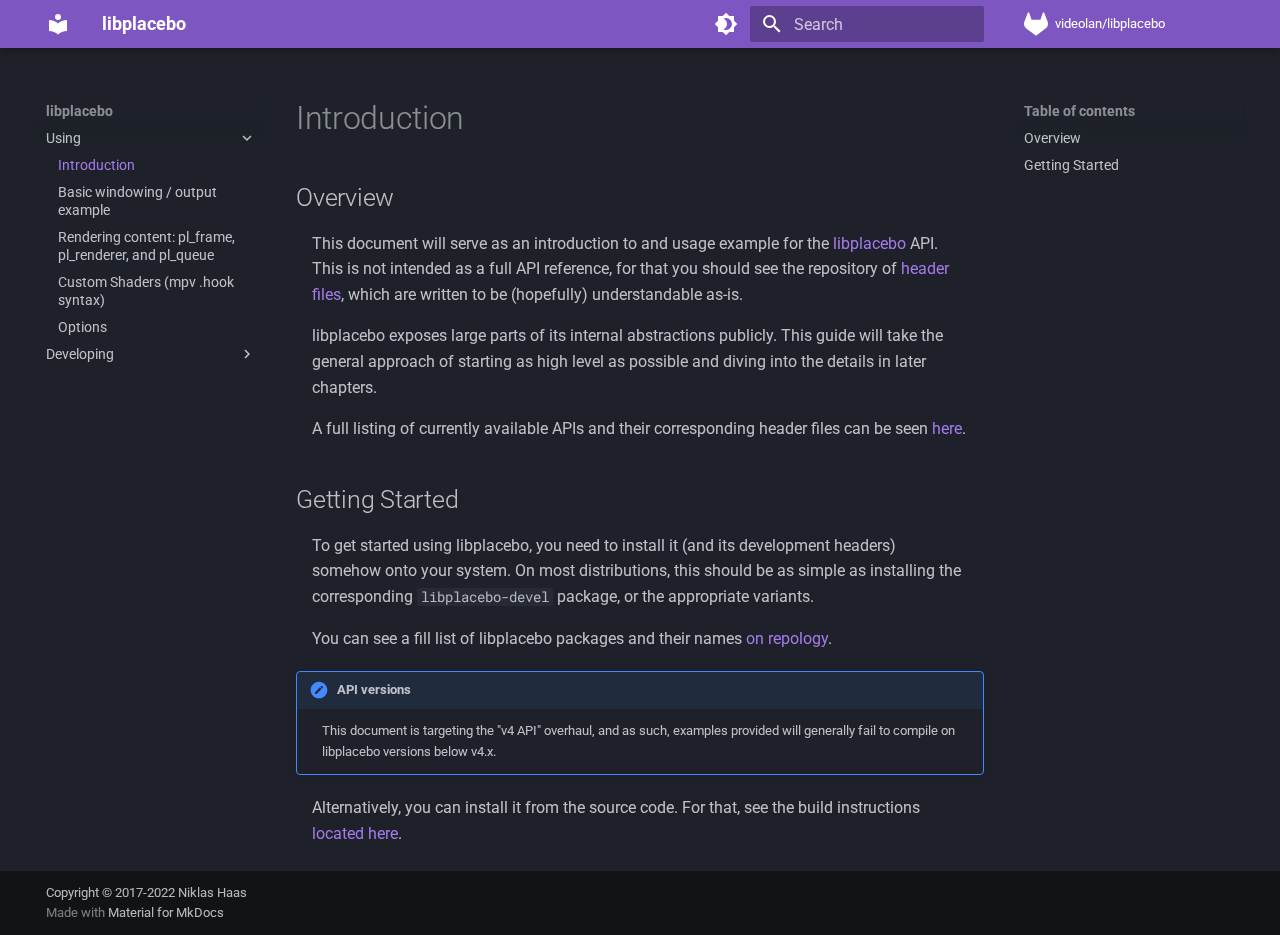
<file: index.html>
<!doctype html>
<html lang="en" class="no-js">
  <head>
    
      <meta charset="utf-8">
      <meta name="viewport" content="width=device-width,initial-scale=1">
      
      
      
        <link rel="canonical" href="https://libplacebo.org/">
      
      
      
        <link rel="next" href="basic-rendering/">
      
      
      <link rel="icon" href="assets/images/favicon.png">
      <meta name="generator" content="mkdocs-1.6.1, mkdocs-material-9.6.11">
    
    
      
        <title>Introduction - libplacebo</title>
      
    
    
      <link rel="stylesheet" href="assets/stylesheets/main.4af4bdda.min.css">
      
        
        <link rel="stylesheet" href="assets/stylesheets/palette.06af60db.min.css">
      
      


    
    
      
    
    
      
        
        
        <link rel="preconnect" href="https://fonts.gstatic.com" crossorigin>
        <link rel="stylesheet" href="https://fonts.googleapis.com/css?family=Roboto:300,300i,400,400i,700,700i%7CRoboto+Mono:400,400i,700,700i&display=fallback">
        <style>:root{--md-text-font:"Roboto";--md-code-font:"Roboto Mono"}</style>
      
    
    
      <link rel="stylesheet" href="style.css">
    
    <script>__md_scope=new URL(".",location),__md_hash=e=>[...e].reduce(((e,_)=>(e<<5)-e+_.charCodeAt(0)),0),__md_get=(e,_=localStorage,t=__md_scope)=>JSON.parse(_.getItem(t.pathname+"."+e)),__md_set=(e,_,t=localStorage,a=__md_scope)=>{try{t.setItem(a.pathname+"."+e,JSON.stringify(_))}catch(e){}}</script>
    
      

    
    
    
  </head>
  
  
    
    
      
    
    
    
    
    <body dir="ltr" data-md-color-scheme="slate" data-md-color-primary="deep-purple" data-md-color-accent="deep-purple">
  
    
    <input class="md-toggle" data-md-toggle="drawer" type="checkbox" id="__drawer" autocomplete="off">
    <input class="md-toggle" data-md-toggle="search" type="checkbox" id="__search" autocomplete="off">
    <label class="md-overlay" for="__drawer"></label>
    <div data-md-component="skip">
      
        
        <a href="#introduction" class="md-skip">
          Skip to content
        </a>
      
    </div>
    <div data-md-component="announce">
      
    </div>
    
    
      

  

<header class="md-header md-header--shadow" data-md-component="header">
  <nav class="md-header__inner md-grid" aria-label="Header">
    <a href="." title="libplacebo" class="md-header__button md-logo" aria-label="libplacebo" data-md-component="logo">
      
  
  <svg xmlns="http://www.w3.org/2000/svg" viewBox="0 0 24 24"><path d="M12 8a3 3 0 0 0 3-3 3 3 0 0 0-3-3 3 3 0 0 0-3 3 3 3 0 0 0 3 3m0 3.54C9.64 9.35 6.5 8 3 8v11c3.5 0 6.64 1.35 9 3.54 2.36-2.19 5.5-3.54 9-3.54V8c-3.5 0-6.64 1.35-9 3.54"/></svg>

    </a>
    <label class="md-header__button md-icon" for="__drawer">
      
      <svg xmlns="http://www.w3.org/2000/svg" viewBox="0 0 24 24"><path d="M3 6h18v2H3zm0 5h18v2H3zm0 5h18v2H3z"/></svg>
    </label>
    <div class="md-header__title" data-md-component="header-title">
      <div class="md-header__ellipsis">
        <div class="md-header__topic">
          <span class="md-ellipsis">
            libplacebo
          </span>
        </div>
        <div class="md-header__topic" data-md-component="header-topic">
          <span class="md-ellipsis">
            
              Introduction
            
          </span>
        </div>
      </div>
    </div>
    
      
        <form class="md-header__option" data-md-component="palette">
  
    
    
    
    <input class="md-option" data-md-color-media="" data-md-color-scheme="slate" data-md-color-primary="deep-purple" data-md-color-accent="deep-purple"  aria-label="Switch to light mode"  type="radio" name="__palette" id="__palette_0">
    
      <label class="md-header__button md-icon" title="Switch to light mode" for="__palette_1" hidden>
        <svg xmlns="http://www.w3.org/2000/svg" viewBox="0 0 24 24"><path d="M12 18c-.89 0-1.74-.2-2.5-.55C11.56 16.5 13 14.42 13 12s-1.44-4.5-3.5-5.45C10.26 6.2 11.11 6 12 6a6 6 0 0 1 6 6 6 6 0 0 1-6 6m8-9.31V4h-4.69L12 .69 8.69 4H4v4.69L.69 12 4 15.31V20h4.69L12 23.31 15.31 20H20v-4.69L23.31 12z"/></svg>
      </label>
    
  
    
    
    
    <input class="md-option" data-md-color-media="" data-md-color-scheme="default" data-md-color-primary="purple" data-md-color-accent="purple"  aria-label="Switch to dark mode"  type="radio" name="__palette" id="__palette_1">
    
      <label class="md-header__button md-icon" title="Switch to dark mode" for="__palette_0" hidden>
        <svg xmlns="http://www.w3.org/2000/svg" viewBox="0 0 24 24"><path d="M12 8a4 4 0 0 0-4 4 4 4 0 0 0 4 4 4 4 0 0 0 4-4 4 4 0 0 0-4-4m0 10a6 6 0 0 1-6-6 6 6 0 0 1 6-6 6 6 0 0 1 6 6 6 6 0 0 1-6 6m8-9.31V4h-4.69L12 .69 8.69 4H4v4.69L.69 12 4 15.31V20h4.69L12 23.31 15.31 20H20v-4.69L23.31 12z"/></svg>
      </label>
    
  
</form>
      
    
    
      <script>var palette=__md_get("__palette");if(palette&&palette.color){if("(prefers-color-scheme)"===palette.color.media){var media=matchMedia("(prefers-color-scheme: light)"),input=document.querySelector(media.matches?"[data-md-color-media='(prefers-color-scheme: light)']":"[data-md-color-media='(prefers-color-scheme: dark)']");palette.color.media=input.getAttribute("data-md-color-media"),palette.color.scheme=input.getAttribute("data-md-color-scheme"),palette.color.primary=input.getAttribute("data-md-color-primary"),palette.color.accent=input.getAttribute("data-md-color-accent")}for(var[key,value]of Object.entries(palette.color))document.body.setAttribute("data-md-color-"+key,value)}</script>
    
    
    
      
      
        <label class="md-header__button md-icon" for="__search">
          
          <svg xmlns="http://www.w3.org/2000/svg" viewBox="0 0 24 24"><path d="M9.5 3A6.5 6.5 0 0 1 16 9.5c0 1.61-.59 3.09-1.56 4.23l.27.27h.79l5 5-1.5 1.5-5-5v-.79l-.27-.27A6.52 6.52 0 0 1 9.5 16 6.5 6.5 0 0 1 3 9.5 6.5 6.5 0 0 1 9.5 3m0 2C7 5 5 7 5 9.5S7 14 9.5 14 14 12 14 9.5 12 5 9.5 5"/></svg>
        </label>
        <div class="md-search" data-md-component="search" role="dialog">
  <label class="md-search__overlay" for="__search"></label>
  <div class="md-search__inner" role="search">
    <form class="md-search__form" name="search">
      <input type="text" class="md-search__input" name="query" aria-label="Search" placeholder="Search" autocapitalize="off" autocorrect="off" autocomplete="off" spellcheck="false" data-md-component="search-query" required>
      <label class="md-search__icon md-icon" for="__search">
        
        <svg xmlns="http://www.w3.org/2000/svg" viewBox="0 0 24 24"><path d="M9.5 3A6.5 6.5 0 0 1 16 9.5c0 1.61-.59 3.09-1.56 4.23l.27.27h.79l5 5-1.5 1.5-5-5v-.79l-.27-.27A6.52 6.52 0 0 1 9.5 16 6.5 6.5 0 0 1 3 9.5 6.5 6.5 0 0 1 9.5 3m0 2C7 5 5 7 5 9.5S7 14 9.5 14 14 12 14 9.5 12 5 9.5 5"/></svg>
        
        <svg xmlns="http://www.w3.org/2000/svg" viewBox="0 0 24 24"><path d="M20 11v2H8l5.5 5.5-1.42 1.42L4.16 12l7.92-7.92L13.5 5.5 8 11z"/></svg>
      </label>
      <nav class="md-search__options" aria-label="Search">
        
        <button type="reset" class="md-search__icon md-icon" title="Clear" aria-label="Clear" tabindex="-1">
          
          <svg xmlns="http://www.w3.org/2000/svg" viewBox="0 0 24 24"><path d="M19 6.41 17.59 5 12 10.59 6.41 5 5 6.41 10.59 12 5 17.59 6.41 19 12 13.41 17.59 19 19 17.59 13.41 12z"/></svg>
        </button>
      </nav>
      
    </form>
    <div class="md-search__output">
      <div class="md-search__scrollwrap" tabindex="0" data-md-scrollfix>
        <div class="md-search-result" data-md-component="search-result">
          <div class="md-search-result__meta">
            Initializing search
          </div>
          <ol class="md-search-result__list" role="presentation"></ol>
        </div>
      </div>
    </div>
  </div>
</div>
      
    
    
      <div class="md-header__source">
        <a href="https://code.videolan.org/videolan/libplacebo" title="Go to repository" class="md-source" data-md-component="source">
  <div class="md-source__icon md-icon">
    
    <svg xmlns="http://www.w3.org/2000/svg" viewBox="0 0 512 512"><!--! Font Awesome Free 6.7.2 by @fontawesome - https://fontawesome.com License - https://fontawesome.com/license/free (Icons: CC BY 4.0, Fonts: SIL OFL 1.1, Code: MIT License) Copyright 2024 Fonticons, Inc.--><path d="m503.5 204.6-.7-1.8-69.7-181.78c-1.4-3.57-3.9-6.59-7.2-8.64-2.4-1.55-5.1-2.515-8-2.81s-5.7.083-8.4 1.11c-2.7 1.02-5.1 2.66-7.1 4.78-1.9 2.12-3.3 4.67-4.1 7.44l-47 144H160.8l-47.1-144c-.8-2.77-2.2-5.31-4.1-7.43-2-2.12-4.4-3.75-7.1-4.77a18.1 18.1 0 0 0-8.38-1.113 18.4 18.4 0 0 0-8.04 2.793 18.1 18.1 0 0 0-7.16 8.64L9.267 202.8l-.724 1.8a129.57 129.57 0 0 0-3.52 82c7.747 26.9 24.047 50.7 46.447 67.6l.27.2.59.4 105.97 79.5 52.6 39.7 32 24.2c3.7 1.9 8.3 4.3 13 4.3s9.3-2.4 13-4.3l32-24.2 52.6-39.7 106.7-79.9.3-.3c22.4-16.9 38.7-40.6 45.6-67.5 8.6-27 7.4-55.8-2.6-82"/></svg>
  </div>
  <div class="md-source__repository">
    videolan/libplacebo
  </div>
</a>
      </div>
    
  </nav>
  
</header>
    
    <div class="md-container" data-md-component="container">
      
      
        
          
        
      
      <main class="md-main" data-md-component="main">
        <div class="md-main__inner md-grid">
          
            
              
              <div class="md-sidebar md-sidebar--primary" data-md-component="sidebar" data-md-type="navigation" >
                <div class="md-sidebar__scrollwrap">
                  <div class="md-sidebar__inner">
                    



<nav class="md-nav md-nav--primary" aria-label="Navigation" data-md-level="0">
  <label class="md-nav__title" for="__drawer">
    <a href="." title="libplacebo" class="md-nav__button md-logo" aria-label="libplacebo" data-md-component="logo">
      
  
  <svg xmlns="http://www.w3.org/2000/svg" viewBox="0 0 24 24"><path d="M12 8a3 3 0 0 0 3-3 3 3 0 0 0-3-3 3 3 0 0 0-3 3 3 3 0 0 0 3 3m0 3.54C9.64 9.35 6.5 8 3 8v11c3.5 0 6.64 1.35 9 3.54 2.36-2.19 5.5-3.54 9-3.54V8c-3.5 0-6.64 1.35-9 3.54"/></svg>

    </a>
    libplacebo
  </label>
  
    <div class="md-nav__source">
      <a href="https://code.videolan.org/videolan/libplacebo" title="Go to repository" class="md-source" data-md-component="source">
  <div class="md-source__icon md-icon">
    
    <svg xmlns="http://www.w3.org/2000/svg" viewBox="0 0 512 512"><!--! Font Awesome Free 6.7.2 by @fontawesome - https://fontawesome.com License - https://fontawesome.com/license/free (Icons: CC BY 4.0, Fonts: SIL OFL 1.1, Code: MIT License) Copyright 2024 Fonticons, Inc.--><path d="m503.5 204.6-.7-1.8-69.7-181.78c-1.4-3.57-3.9-6.59-7.2-8.64-2.4-1.55-5.1-2.515-8-2.81s-5.7.083-8.4 1.11c-2.7 1.02-5.1 2.66-7.1 4.78-1.9 2.12-3.3 4.67-4.1 7.44l-47 144H160.8l-47.1-144c-.8-2.77-2.2-5.31-4.1-7.43-2-2.12-4.4-3.75-7.1-4.77a18.1 18.1 0 0 0-8.38-1.113 18.4 18.4 0 0 0-8.04 2.793 18.1 18.1 0 0 0-7.16 8.64L9.267 202.8l-.724 1.8a129.57 129.57 0 0 0-3.52 82c7.747 26.9 24.047 50.7 46.447 67.6l.27.2.59.4 105.97 79.5 52.6 39.7 32 24.2c3.7 1.9 8.3 4.3 13 4.3s9.3-2.4 13-4.3l32-24.2 52.6-39.7 106.7-79.9.3-.3c22.4-16.9 38.7-40.6 45.6-67.5 8.6-27 7.4-55.8-2.6-82"/></svg>
  </div>
  <div class="md-source__repository">
    videolan/libplacebo
  </div>
</a>
    </div>
  
  <ul class="md-nav__list" data-md-scrollfix>
    
      
      
  
  
    
  
  
  
    
    
    
    
    
    <li class="md-nav__item md-nav__item--active md-nav__item--nested">
      
        
        
        <input class="md-nav__toggle md-toggle " type="checkbox" id="__nav_1" checked>
        
          
          <label class="md-nav__link" for="__nav_1" id="__nav_1_label" tabindex="0">
            
  
  
  <span class="md-ellipsis">
    Using
    
  </span>
  

            <span class="md-nav__icon md-icon"></span>
          </label>
        
        <nav class="md-nav" data-md-level="1" aria-labelledby="__nav_1_label" aria-expanded="true">
          <label class="md-nav__title" for="__nav_1">
            <span class="md-nav__icon md-icon"></span>
            Using
          </label>
          <ul class="md-nav__list" data-md-scrollfix>
            
              
                
  
  
    
  
  
  
    <li class="md-nav__item md-nav__item--active">
      
      <input class="md-nav__toggle md-toggle" type="checkbox" id="__toc">
      
      
        
      
      
        <label class="md-nav__link md-nav__link--active" for="__toc">
          
  
  
  <span class="md-ellipsis">
    Introduction
    
  </span>
  

          <span class="md-nav__icon md-icon"></span>
        </label>
      
      <a href="." class="md-nav__link md-nav__link--active">
        
  
  
  <span class="md-ellipsis">
    Introduction
    
  </span>
  

      </a>
      
        

<nav class="md-nav md-nav--secondary" aria-label="Table of contents">
  
  
  
    
  
  
    <label class="md-nav__title" for="__toc">
      <span class="md-nav__icon md-icon"></span>
      Table of contents
    </label>
    <ul class="md-nav__list" data-md-component="toc" data-md-scrollfix>
      
        <li class="md-nav__item">
  <a href="#overview" class="md-nav__link">
    <span class="md-ellipsis">
      Overview
    </span>
  </a>
  
</li>
      
        <li class="md-nav__item">
  <a href="#getting-started" class="md-nav__link">
    <span class="md-ellipsis">
      Getting Started
    </span>
  </a>
  
</li>
      
    </ul>
  
</nav>
      
    </li>
  

              
            
              
                
  
  
  
  
    <li class="md-nav__item">
      <a href="basic-rendering/" class="md-nav__link">
        
  
  
  <span class="md-ellipsis">
    Basic windowing / output example
    
  </span>
  

      </a>
    </li>
  

              
            
              
                
  
  
  
  
    <li class="md-nav__item">
      <a href="renderer/" class="md-nav__link">
        
  
  
  <span class="md-ellipsis">
    Rendering content: pl_frame, pl_renderer, and pl_queue
    
  </span>
  

      </a>
    </li>
  

              
            
              
                
  
  
  
  
    <li class="md-nav__item">
      <a href="custom-shaders/" class="md-nav__link">
        
  
  
  <span class="md-ellipsis">
    Custom Shaders (mpv .hook syntax)
    
  </span>
  

      </a>
    </li>
  

              
            
              
                
  
  
  
  
    <li class="md-nav__item">
      <a href="options/" class="md-nav__link">
        
  
  
  <span class="md-ellipsis">
    Options
    
  </span>
  

      </a>
    </li>
  

              
            
          </ul>
        </nav>
      
    </li>
  

    
      
      
  
  
  
  
    
    
    
    
    
    <li class="md-nav__item md-nav__item--nested">
      
        
        
        <input class="md-nav__toggle md-toggle " type="checkbox" id="__nav_2" >
        
          
          <label class="md-nav__link" for="__nav_2" id="__nav_2_label" tabindex="0">
            
  
  
  <span class="md-ellipsis">
    Developing
    
  </span>
  

            <span class="md-nav__icon md-icon"></span>
          </label>
        
        <nav class="md-nav" data-md-level="1" aria-labelledby="__nav_2_label" aria-expanded="false">
          <label class="md-nav__title" for="__nav_2">
            <span class="md-nav__icon md-icon"></span>
            Developing
          </label>
          <ul class="md-nav__list" data-md-scrollfix>
            
              
                
  
  
  
  
    <li class="md-nav__item">
      <a href="glsl/" class="md-nav__link">
        
  
  
  <span class="md-ellipsis">
    GLSL shader system
    
  </span>
  

      </a>
    </li>
  

              
            
          </ul>
        </nav>
      
    </li>
  

    
  </ul>
</nav>
                  </div>
                </div>
              </div>
            
            
              
              <div class="md-sidebar md-sidebar--secondary" data-md-component="sidebar" data-md-type="toc" >
                <div class="md-sidebar__scrollwrap">
                  <div class="md-sidebar__inner">
                    

<nav class="md-nav md-nav--secondary" aria-label="Table of contents">
  
  
  
    
  
  
    <label class="md-nav__title" for="__toc">
      <span class="md-nav__icon md-icon"></span>
      Table of contents
    </label>
    <ul class="md-nav__list" data-md-component="toc" data-md-scrollfix>
      
        <li class="md-nav__item">
  <a href="#overview" class="md-nav__link">
    <span class="md-ellipsis">
      Overview
    </span>
  </a>
  
</li>
      
        <li class="md-nav__item">
  <a href="#getting-started" class="md-nav__link">
    <span class="md-ellipsis">
      Getting Started
    </span>
  </a>
  
</li>
      
    </ul>
  
</nav>
                  </div>
                </div>
              </div>
            
          
          
            <div class="md-content" data-md-component="content">
              <article class="md-content__inner md-typeset">
                
                  



<h1 id="introduction">Introduction</h1>
<h2 id="overview">Overview</h2>
<p>This document will serve as an introduction to and usage example for the
<a href="https://code.videolan.org/videolan/libplacebo">libplacebo</a> API. This is not
intended as a full API reference, for that you should see the repository of
<a href="https://code.videolan.org/videolan/libplacebo/-/tree/master/src/include/libplacebo">header
files</a>,
which are written to be (hopefully) understandable as-is.</p>
<p>libplacebo exposes large parts of its internal abstractions publicly. This
guide will take the general approach of starting as high level as possible and
diving into the details in later chapters.</p>
<p>A full listing of currently available APIs and their corresponding header
files can be seen
<a href="https://code.videolan.org/videolan/libplacebo#api-overview">here</a>.</p>
<h2 id="getting-started">Getting Started</h2>
<p>To get started using libplacebo, you need to install it (and its development
headers) somehow onto your system. On most distributions, this should be as
simple as installing the corresponding <code>libplacebo-devel</code> package, or the
appropriate variants.</p>
<p>You can see a fill list of libplacebo packages and their names <a href="https://repology.org/project/libplacebo/versions">on
repology</a>.</p>
<div class="admonition note">
<p class="admonition-title">API versions</p>
<p>This document is targeting the "v4 API" overhaul, and as such, examples
provided will generally fail to compile on libplacebo versions below v4.x.</p>
</div>
<p>Alternatively, you can install it from the source code. For that, see the
build instructions <a href="https://code.videolan.org/videolan/libplacebo#installing">located here</a>.</p>












                
              </article>
            </div>
          
          
<script>var target=document.getElementById(location.hash.slice(1));target&&target.name&&(target.checked=target.name.startsWith("__tabbed_"))</script>
        </div>
        
      </main>
      
        <footer class="md-footer">
  
  <div class="md-footer-meta md-typeset">
    <div class="md-footer-meta__inner md-grid">
      <div class="md-copyright">
  
    <div class="md-copyright__highlight">
      Copyright &copy; 2017-2022 Niklas Haas
    </div>
  
  
    Made with
    <a href="https://squidfunk.github.io/mkdocs-material/" target="_blank" rel="noopener">
      Material for MkDocs
    </a>
  
</div>
      
    </div>
  </div>
</footer>
      
    </div>
    <div class="md-dialog" data-md-component="dialog">
      <div class="md-dialog__inner md-typeset"></div>
    </div>
    
    
    
      
      <script id="__config" type="application/json">{"base": ".", "features": ["content.code.annotate"], "search": "assets/javascripts/workers/search.f8cc74c7.min.js", "tags": null, "translations": {"clipboard.copied": "Copied to clipboard", "clipboard.copy": "Copy to clipboard", "search.result.more.one": "1 more on this page", "search.result.more.other": "# more on this page", "search.result.none": "No matching documents", "search.result.one": "1 matching document", "search.result.other": "# matching documents", "search.result.placeholder": "Type to start searching", "search.result.term.missing": "Missing", "select.version": "Select version"}, "version": null}</script>
    
    
      <script src="assets/javascripts/bundle.c8b220af.min.js"></script>
      
    
  </body>
</html>
</file>
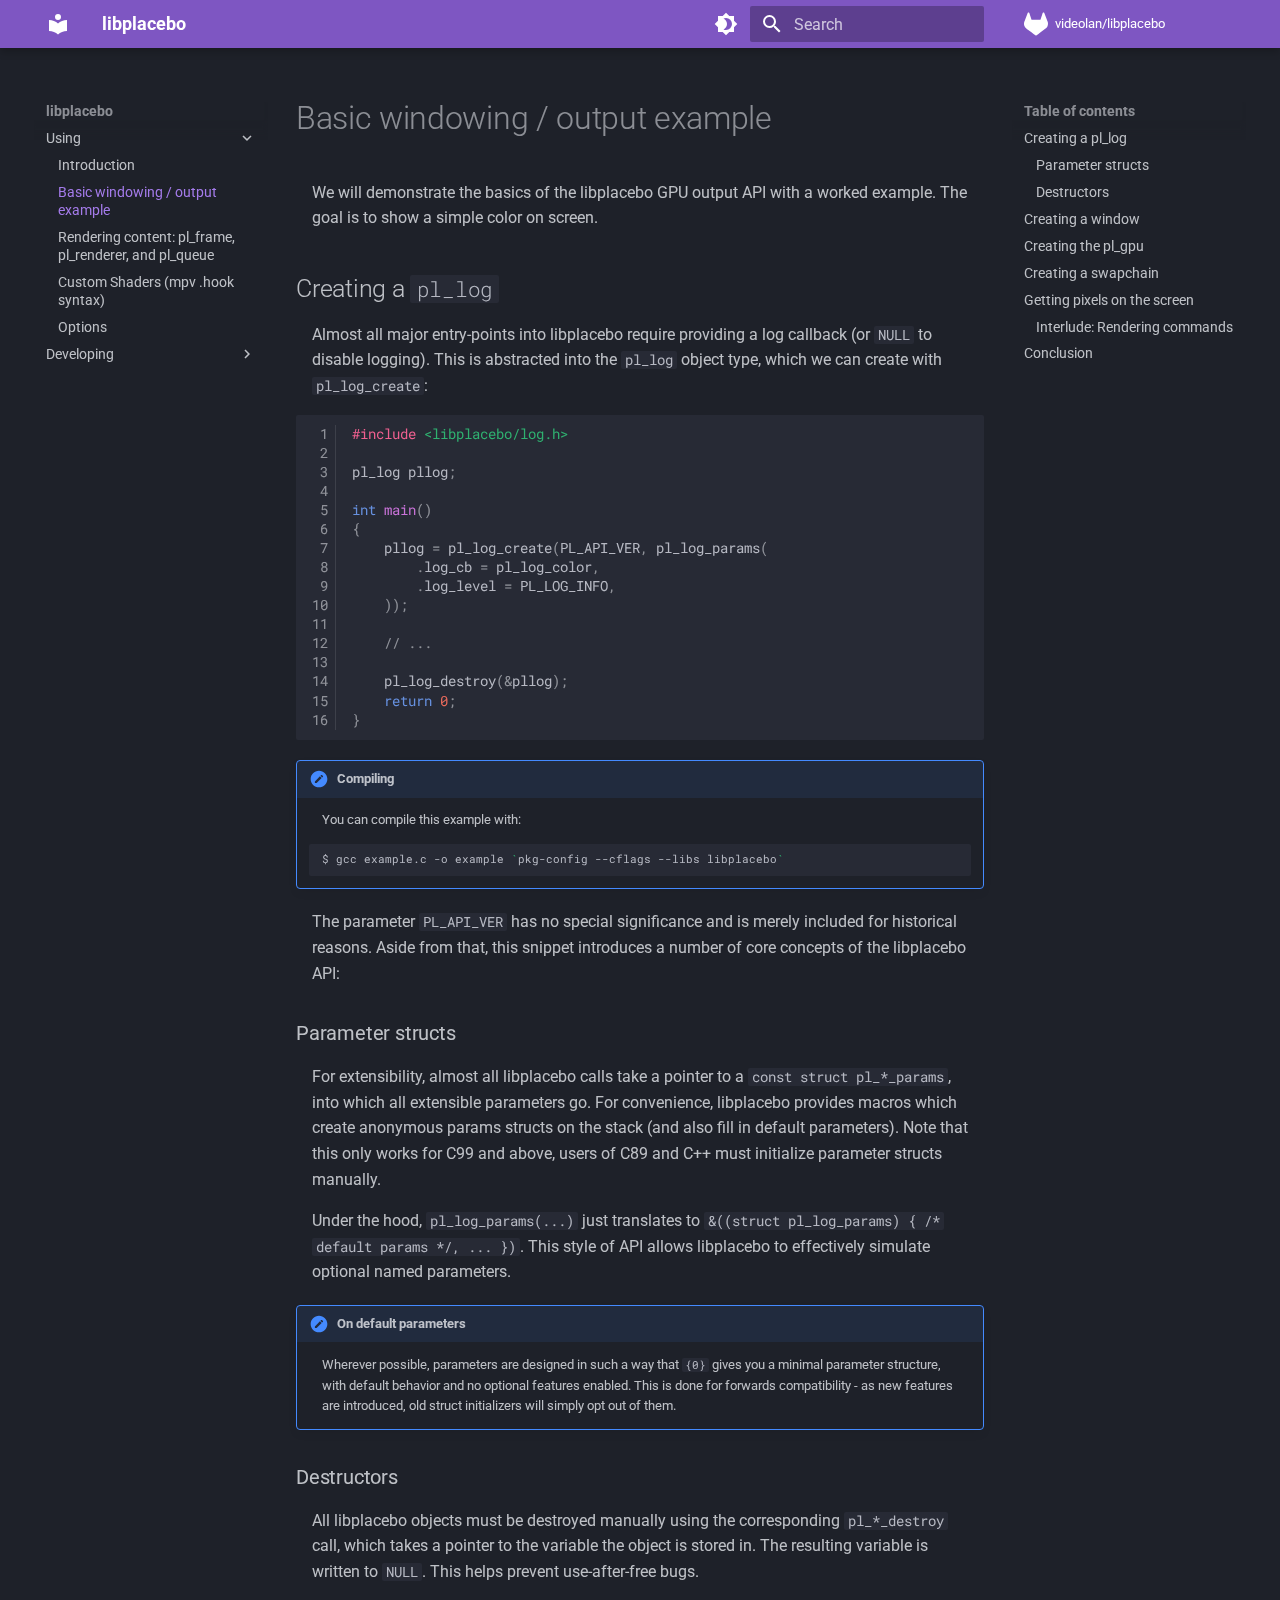
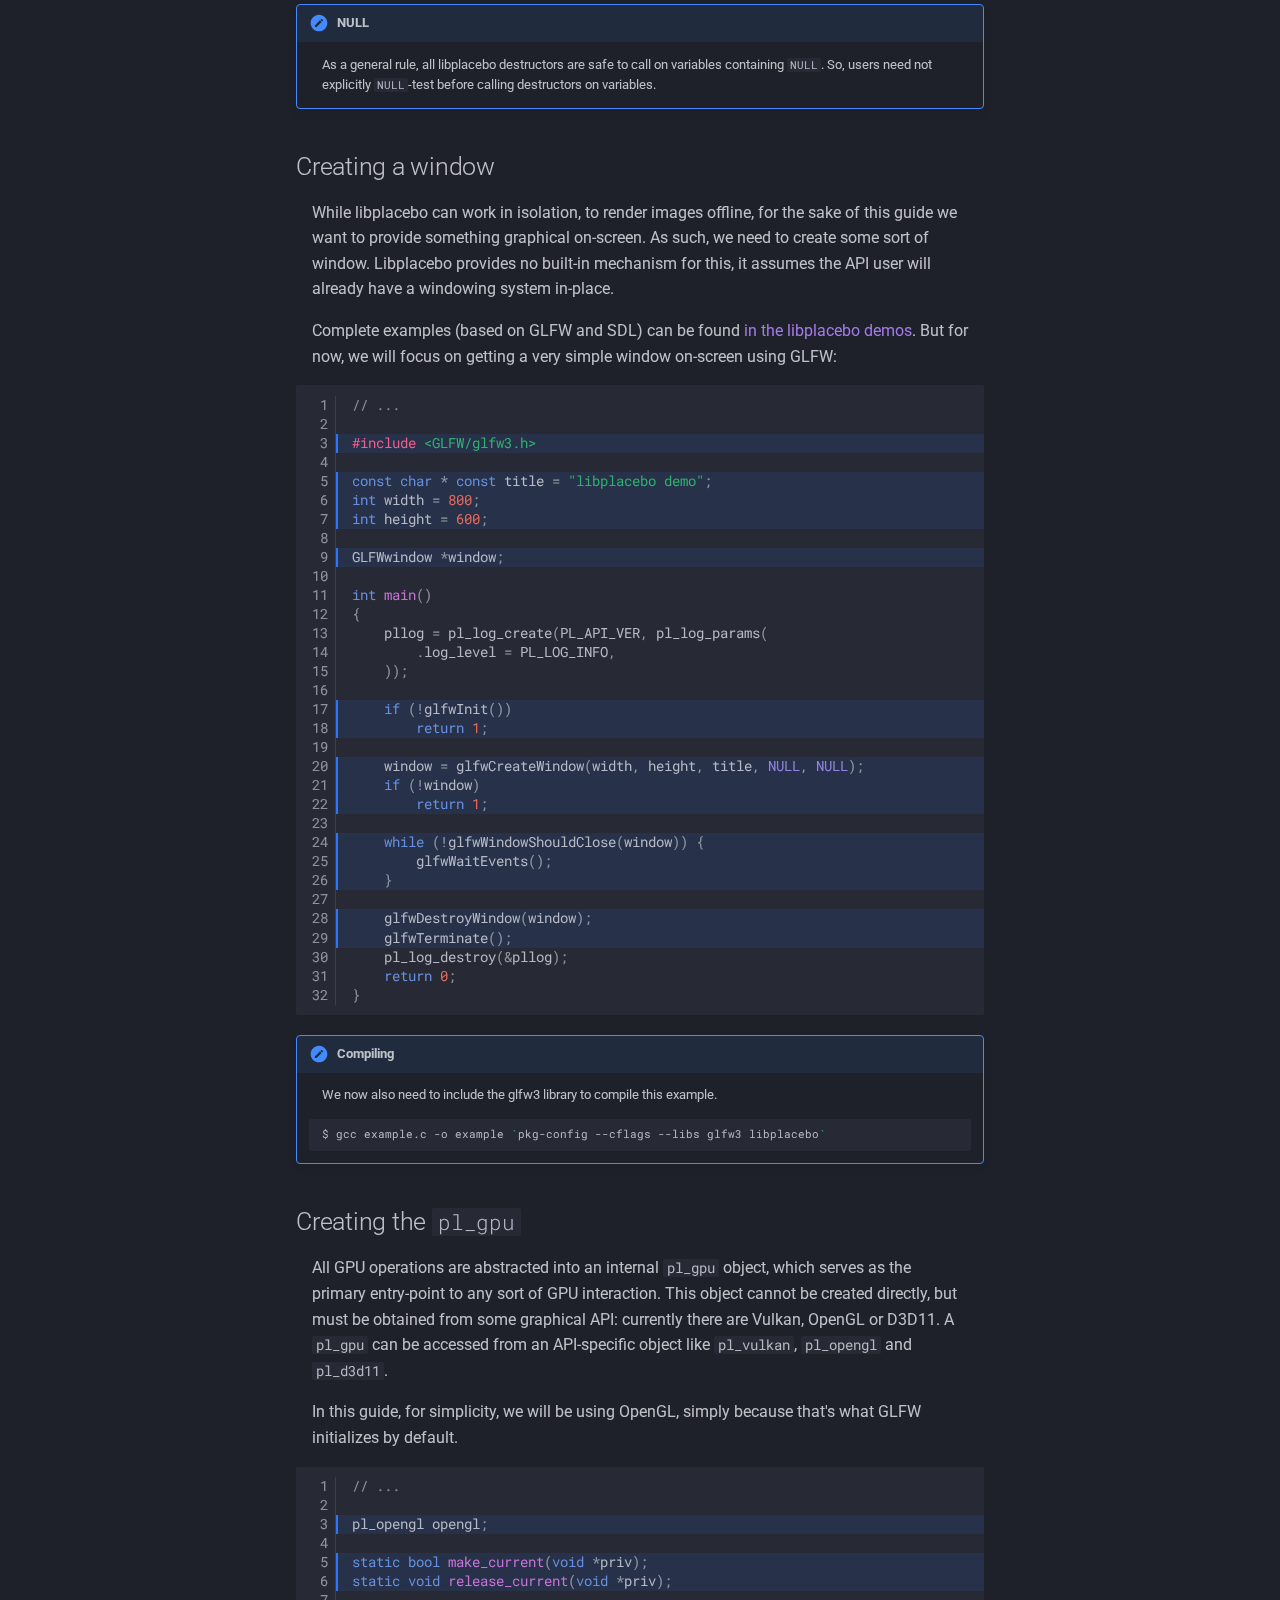
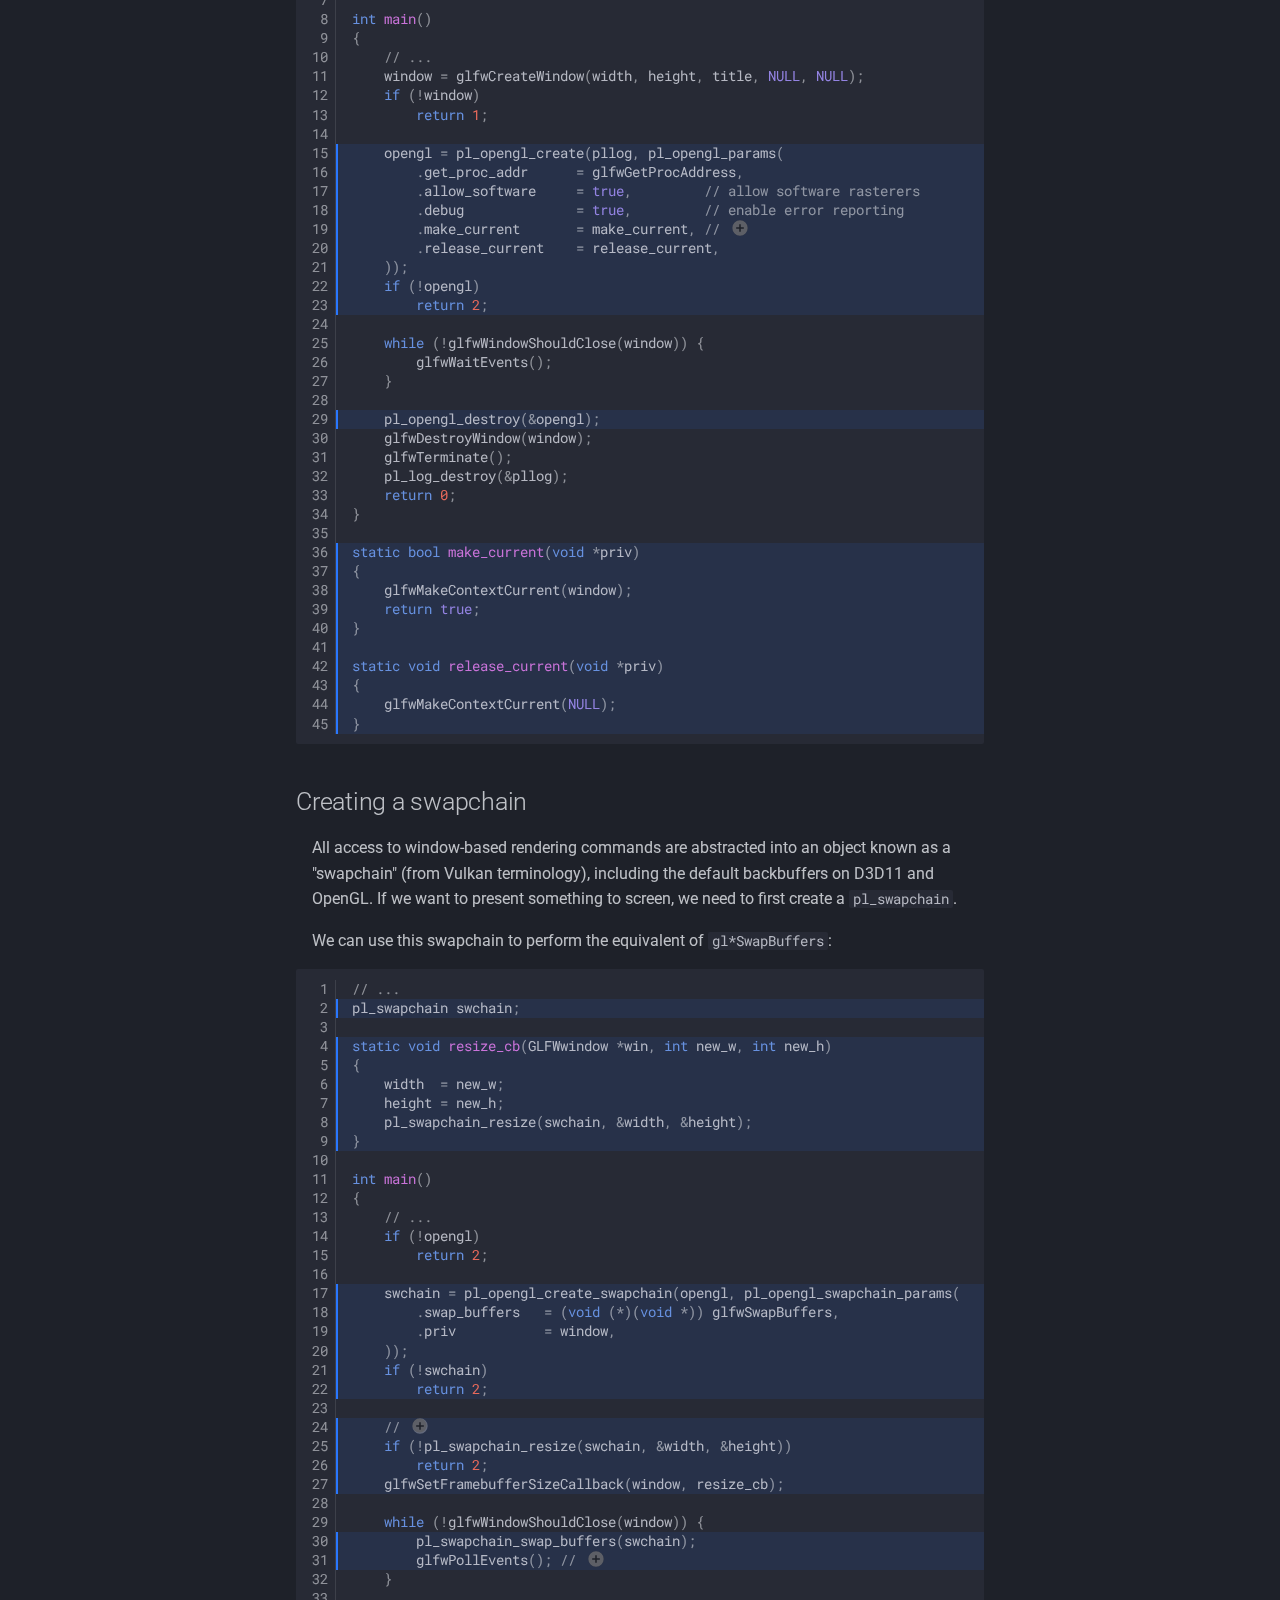
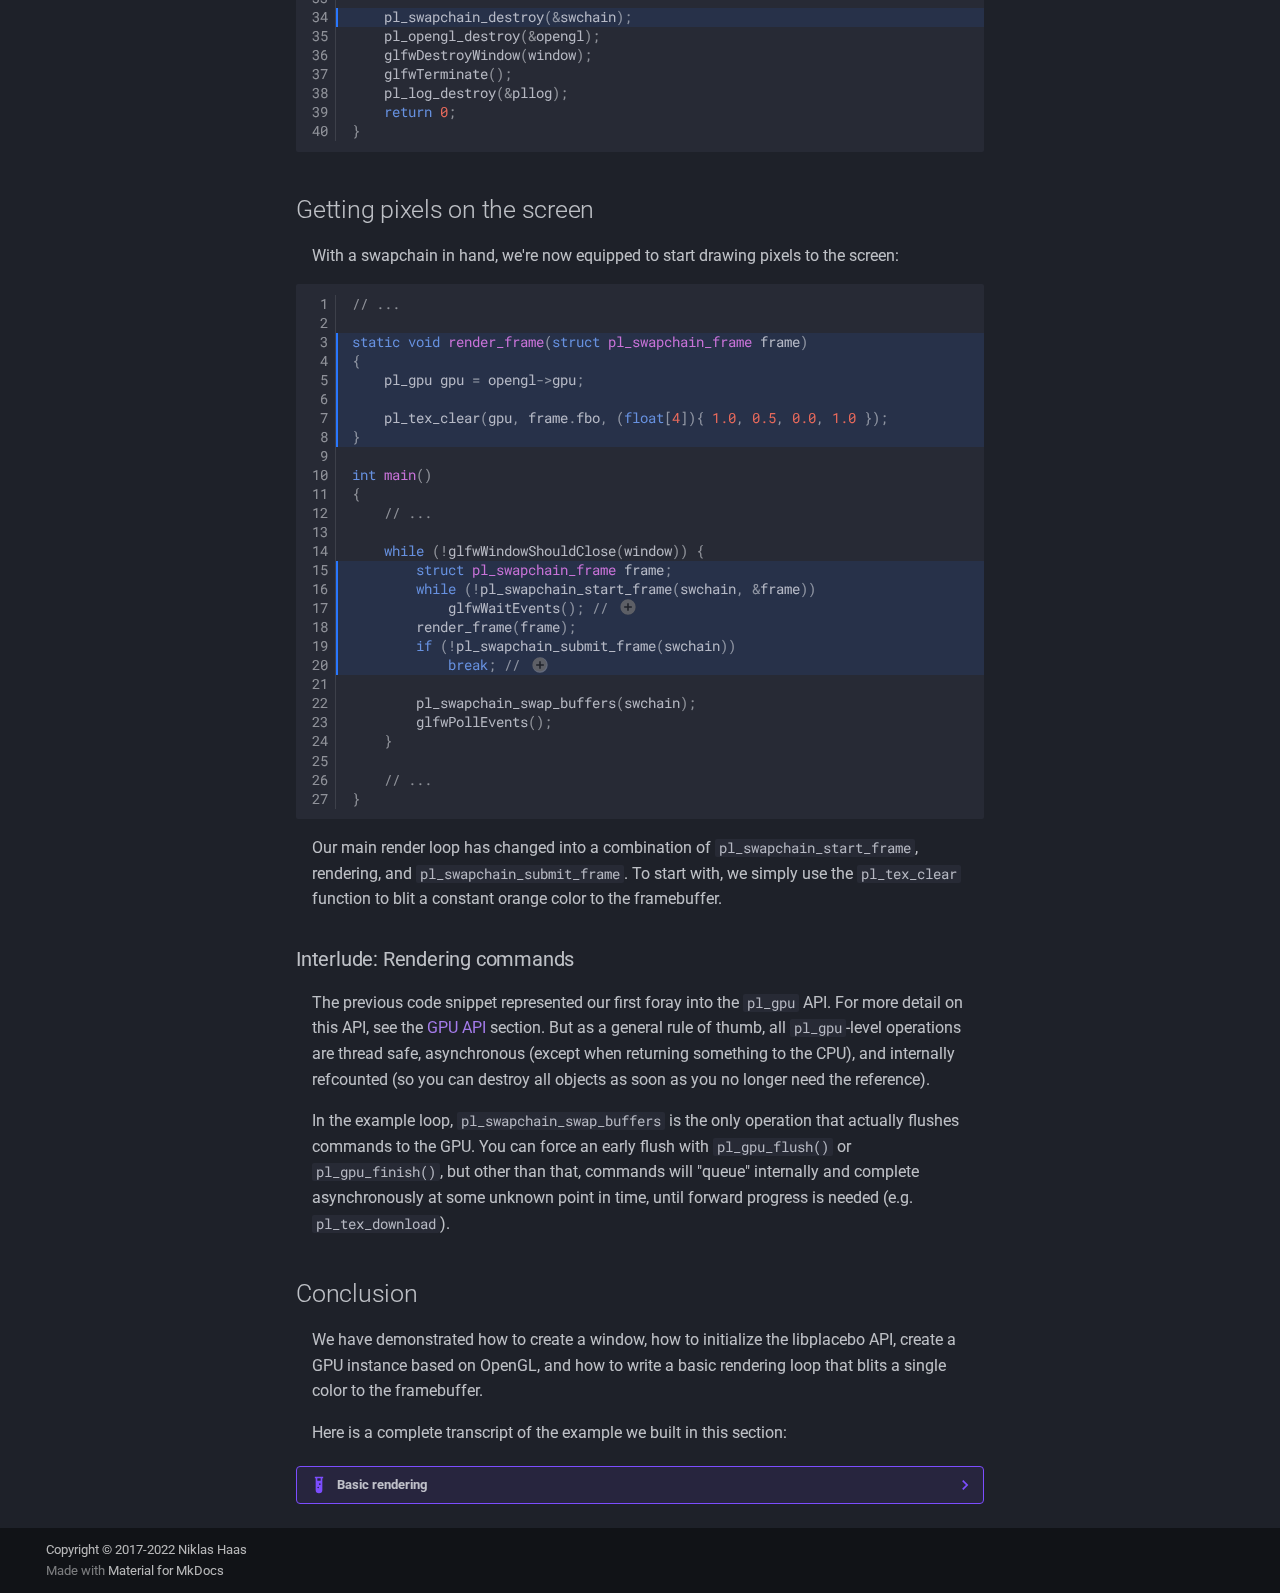
<file: basic-rendering/index.html>
<!doctype html>
<html lang="en" class="no-js">
  <head>
    
      <meta charset="utf-8">
      <meta name="viewport" content="width=device-width,initial-scale=1">
      
      
      
        <link rel="canonical" href="https://libplacebo.org/basic-rendering/">
      
      
        <link rel="prev" href="..">
      
      
        <link rel="next" href="../renderer/">
      
      
      <link rel="icon" href="../assets/images/favicon.png">
      <meta name="generator" content="mkdocs-1.6.1, mkdocs-material-9.6.11">
    
    
      
        <title>Basic windowing / output example - libplacebo</title>
      
    
    
      <link rel="stylesheet" href="../assets/stylesheets/main.4af4bdda.min.css">
      
        
        <link rel="stylesheet" href="../assets/stylesheets/palette.06af60db.min.css">
      
      


    
    
      
    
    
      
        
        
        <link rel="preconnect" href="https://fonts.gstatic.com" crossorigin>
        <link rel="stylesheet" href="https://fonts.googleapis.com/css?family=Roboto:300,300i,400,400i,700,700i%7CRoboto+Mono:400,400i,700,700i&display=fallback">
        <style>:root{--md-text-font:"Roboto";--md-code-font:"Roboto Mono"}</style>
      
    
    
      <link rel="stylesheet" href="../style.css">
    
    <script>__md_scope=new URL("..",location),__md_hash=e=>[...e].reduce(((e,_)=>(e<<5)-e+_.charCodeAt(0)),0),__md_get=(e,_=localStorage,t=__md_scope)=>JSON.parse(_.getItem(t.pathname+"."+e)),__md_set=(e,_,t=localStorage,a=__md_scope)=>{try{t.setItem(a.pathname+"."+e,JSON.stringify(_))}catch(e){}}</script>
    
      

    
    
    
  </head>
  
  
    
    
      
    
    
    
    
    <body dir="ltr" data-md-color-scheme="slate" data-md-color-primary="deep-purple" data-md-color-accent="deep-purple">
  
    
    <input class="md-toggle" data-md-toggle="drawer" type="checkbox" id="__drawer" autocomplete="off">
    <input class="md-toggle" data-md-toggle="search" type="checkbox" id="__search" autocomplete="off">
    <label class="md-overlay" for="__drawer"></label>
    <div data-md-component="skip">
      
        
        <a href="#basic-windowing-output-example" class="md-skip">
          Skip to content
        </a>
      
    </div>
    <div data-md-component="announce">
      
    </div>
    
    
      

  

<header class="md-header md-header--shadow" data-md-component="header">
  <nav class="md-header__inner md-grid" aria-label="Header">
    <a href=".." title="libplacebo" class="md-header__button md-logo" aria-label="libplacebo" data-md-component="logo">
      
  
  <svg xmlns="http://www.w3.org/2000/svg" viewBox="0 0 24 24"><path d="M12 8a3 3 0 0 0 3-3 3 3 0 0 0-3-3 3 3 0 0 0-3 3 3 3 0 0 0 3 3m0 3.54C9.64 9.35 6.5 8 3 8v11c3.5 0 6.64 1.35 9 3.54 2.36-2.19 5.5-3.54 9-3.54V8c-3.5 0-6.64 1.35-9 3.54"/></svg>

    </a>
    <label class="md-header__button md-icon" for="__drawer">
      
      <svg xmlns="http://www.w3.org/2000/svg" viewBox="0 0 24 24"><path d="M3 6h18v2H3zm0 5h18v2H3zm0 5h18v2H3z"/></svg>
    </label>
    <div class="md-header__title" data-md-component="header-title">
      <div class="md-header__ellipsis">
        <div class="md-header__topic">
          <span class="md-ellipsis">
            libplacebo
          </span>
        </div>
        <div class="md-header__topic" data-md-component="header-topic">
          <span class="md-ellipsis">
            
              Basic windowing / output example
            
          </span>
        </div>
      </div>
    </div>
    
      
        <form class="md-header__option" data-md-component="palette">
  
    
    
    
    <input class="md-option" data-md-color-media="" data-md-color-scheme="slate" data-md-color-primary="deep-purple" data-md-color-accent="deep-purple"  aria-label="Switch to light mode"  type="radio" name="__palette" id="__palette_0">
    
      <label class="md-header__button md-icon" title="Switch to light mode" for="__palette_1" hidden>
        <svg xmlns="http://www.w3.org/2000/svg" viewBox="0 0 24 24"><path d="M12 18c-.89 0-1.74-.2-2.5-.55C11.56 16.5 13 14.42 13 12s-1.44-4.5-3.5-5.45C10.26 6.2 11.11 6 12 6a6 6 0 0 1 6 6 6 6 0 0 1-6 6m8-9.31V4h-4.69L12 .69 8.69 4H4v4.69L.69 12 4 15.31V20h4.69L12 23.31 15.31 20H20v-4.69L23.31 12z"/></svg>
      </label>
    
  
    
    
    
    <input class="md-option" data-md-color-media="" data-md-color-scheme="default" data-md-color-primary="purple" data-md-color-accent="purple"  aria-label="Switch to dark mode"  type="radio" name="__palette" id="__palette_1">
    
      <label class="md-header__button md-icon" title="Switch to dark mode" for="__palette_0" hidden>
        <svg xmlns="http://www.w3.org/2000/svg" viewBox="0 0 24 24"><path d="M12 8a4 4 0 0 0-4 4 4 4 0 0 0 4 4 4 4 0 0 0 4-4 4 4 0 0 0-4-4m0 10a6 6 0 0 1-6-6 6 6 0 0 1 6-6 6 6 0 0 1 6 6 6 6 0 0 1-6 6m8-9.31V4h-4.69L12 .69 8.69 4H4v4.69L.69 12 4 15.31V20h4.69L12 23.31 15.31 20H20v-4.69L23.31 12z"/></svg>
      </label>
    
  
</form>
      
    
    
      <script>var palette=__md_get("__palette");if(palette&&palette.color){if("(prefers-color-scheme)"===palette.color.media){var media=matchMedia("(prefers-color-scheme: light)"),input=document.querySelector(media.matches?"[data-md-color-media='(prefers-color-scheme: light)']":"[data-md-color-media='(prefers-color-scheme: dark)']");palette.color.media=input.getAttribute("data-md-color-media"),palette.color.scheme=input.getAttribute("data-md-color-scheme"),palette.color.primary=input.getAttribute("data-md-color-primary"),palette.color.accent=input.getAttribute("data-md-color-accent")}for(var[key,value]of Object.entries(palette.color))document.body.setAttribute("data-md-color-"+key,value)}</script>
    
    
    
      
      
        <label class="md-header__button md-icon" for="__search">
          
          <svg xmlns="http://www.w3.org/2000/svg" viewBox="0 0 24 24"><path d="M9.5 3A6.5 6.5 0 0 1 16 9.5c0 1.61-.59 3.09-1.56 4.23l.27.27h.79l5 5-1.5 1.5-5-5v-.79l-.27-.27A6.52 6.52 0 0 1 9.5 16 6.5 6.5 0 0 1 3 9.5 6.5 6.5 0 0 1 9.5 3m0 2C7 5 5 7 5 9.5S7 14 9.5 14 14 12 14 9.5 12 5 9.5 5"/></svg>
        </label>
        <div class="md-search" data-md-component="search" role="dialog">
  <label class="md-search__overlay" for="__search"></label>
  <div class="md-search__inner" role="search">
    <form class="md-search__form" name="search">
      <input type="text" class="md-search__input" name="query" aria-label="Search" placeholder="Search" autocapitalize="off" autocorrect="off" autocomplete="off" spellcheck="false" data-md-component="search-query" required>
      <label class="md-search__icon md-icon" for="__search">
        
        <svg xmlns="http://www.w3.org/2000/svg" viewBox="0 0 24 24"><path d="M9.5 3A6.5 6.5 0 0 1 16 9.5c0 1.61-.59 3.09-1.56 4.23l.27.27h.79l5 5-1.5 1.5-5-5v-.79l-.27-.27A6.52 6.52 0 0 1 9.5 16 6.5 6.5 0 0 1 3 9.5 6.5 6.5 0 0 1 9.5 3m0 2C7 5 5 7 5 9.5S7 14 9.5 14 14 12 14 9.5 12 5 9.5 5"/></svg>
        
        <svg xmlns="http://www.w3.org/2000/svg" viewBox="0 0 24 24"><path d="M20 11v2H8l5.5 5.5-1.42 1.42L4.16 12l7.92-7.92L13.5 5.5 8 11z"/></svg>
      </label>
      <nav class="md-search__options" aria-label="Search">
        
        <button type="reset" class="md-search__icon md-icon" title="Clear" aria-label="Clear" tabindex="-1">
          
          <svg xmlns="http://www.w3.org/2000/svg" viewBox="0 0 24 24"><path d="M19 6.41 17.59 5 12 10.59 6.41 5 5 6.41 10.59 12 5 17.59 6.41 19 12 13.41 17.59 19 19 17.59 13.41 12z"/></svg>
        </button>
      </nav>
      
    </form>
    <div class="md-search__output">
      <div class="md-search__scrollwrap" tabindex="0" data-md-scrollfix>
        <div class="md-search-result" data-md-component="search-result">
          <div class="md-search-result__meta">
            Initializing search
          </div>
          <ol class="md-search-result__list" role="presentation"></ol>
        </div>
      </div>
    </div>
  </div>
</div>
      
    
    
      <div class="md-header__source">
        <a href="https://code.videolan.org/videolan/libplacebo" title="Go to repository" class="md-source" data-md-component="source">
  <div class="md-source__icon md-icon">
    
    <svg xmlns="http://www.w3.org/2000/svg" viewBox="0 0 512 512"><!--! Font Awesome Free 6.7.2 by @fontawesome - https://fontawesome.com License - https://fontawesome.com/license/free (Icons: CC BY 4.0, Fonts: SIL OFL 1.1, Code: MIT License) Copyright 2024 Fonticons, Inc.--><path d="m503.5 204.6-.7-1.8-69.7-181.78c-1.4-3.57-3.9-6.59-7.2-8.64-2.4-1.55-5.1-2.515-8-2.81s-5.7.083-8.4 1.11c-2.7 1.02-5.1 2.66-7.1 4.78-1.9 2.12-3.3 4.67-4.1 7.44l-47 144H160.8l-47.1-144c-.8-2.77-2.2-5.31-4.1-7.43-2-2.12-4.4-3.75-7.1-4.77a18.1 18.1 0 0 0-8.38-1.113 18.4 18.4 0 0 0-8.04 2.793 18.1 18.1 0 0 0-7.16 8.64L9.267 202.8l-.724 1.8a129.57 129.57 0 0 0-3.52 82c7.747 26.9 24.047 50.7 46.447 67.6l.27.2.59.4 105.97 79.5 52.6 39.7 32 24.2c3.7 1.9 8.3 4.3 13 4.3s9.3-2.4 13-4.3l32-24.2 52.6-39.7 106.7-79.9.3-.3c22.4-16.9 38.7-40.6 45.6-67.5 8.6-27 7.4-55.8-2.6-82"/></svg>
  </div>
  <div class="md-source__repository">
    videolan/libplacebo
  </div>
</a>
      </div>
    
  </nav>
  
</header>
    
    <div class="md-container" data-md-component="container">
      
      
        
          
        
      
      <main class="md-main" data-md-component="main">
        <div class="md-main__inner md-grid">
          
            
              
              <div class="md-sidebar md-sidebar--primary" data-md-component="sidebar" data-md-type="navigation" >
                <div class="md-sidebar__scrollwrap">
                  <div class="md-sidebar__inner">
                    



<nav class="md-nav md-nav--primary" aria-label="Navigation" data-md-level="0">
  <label class="md-nav__title" for="__drawer">
    <a href=".." title="libplacebo" class="md-nav__button md-logo" aria-label="libplacebo" data-md-component="logo">
      
  
  <svg xmlns="http://www.w3.org/2000/svg" viewBox="0 0 24 24"><path d="M12 8a3 3 0 0 0 3-3 3 3 0 0 0-3-3 3 3 0 0 0-3 3 3 3 0 0 0 3 3m0 3.54C9.64 9.35 6.5 8 3 8v11c3.5 0 6.64 1.35 9 3.54 2.36-2.19 5.5-3.54 9-3.54V8c-3.5 0-6.64 1.35-9 3.54"/></svg>

    </a>
    libplacebo
  </label>
  
    <div class="md-nav__source">
      <a href="https://code.videolan.org/videolan/libplacebo" title="Go to repository" class="md-source" data-md-component="source">
  <div class="md-source__icon md-icon">
    
    <svg xmlns="http://www.w3.org/2000/svg" viewBox="0 0 512 512"><!--! Font Awesome Free 6.7.2 by @fontawesome - https://fontawesome.com License - https://fontawesome.com/license/free (Icons: CC BY 4.0, Fonts: SIL OFL 1.1, Code: MIT License) Copyright 2024 Fonticons, Inc.--><path d="m503.5 204.6-.7-1.8-69.7-181.78c-1.4-3.57-3.9-6.59-7.2-8.64-2.4-1.55-5.1-2.515-8-2.81s-5.7.083-8.4 1.11c-2.7 1.02-5.1 2.66-7.1 4.78-1.9 2.12-3.3 4.67-4.1 7.44l-47 144H160.8l-47.1-144c-.8-2.77-2.2-5.31-4.1-7.43-2-2.12-4.4-3.75-7.1-4.77a18.1 18.1 0 0 0-8.38-1.113 18.4 18.4 0 0 0-8.04 2.793 18.1 18.1 0 0 0-7.16 8.64L9.267 202.8l-.724 1.8a129.57 129.57 0 0 0-3.52 82c7.747 26.9 24.047 50.7 46.447 67.6l.27.2.59.4 105.97 79.5 52.6 39.7 32 24.2c3.7 1.9 8.3 4.3 13 4.3s9.3-2.4 13-4.3l32-24.2 52.6-39.7 106.7-79.9.3-.3c22.4-16.9 38.7-40.6 45.6-67.5 8.6-27 7.4-55.8-2.6-82"/></svg>
  </div>
  <div class="md-source__repository">
    videolan/libplacebo
  </div>
</a>
    </div>
  
  <ul class="md-nav__list" data-md-scrollfix>
    
      
      
  
  
    
  
  
  
    
    
    
    
    
    <li class="md-nav__item md-nav__item--active md-nav__item--nested">
      
        
        
        <input class="md-nav__toggle md-toggle " type="checkbox" id="__nav_1" checked>
        
          
          <label class="md-nav__link" for="__nav_1" id="__nav_1_label" tabindex="0">
            
  
  
  <span class="md-ellipsis">
    Using
    
  </span>
  

            <span class="md-nav__icon md-icon"></span>
          </label>
        
        <nav class="md-nav" data-md-level="1" aria-labelledby="__nav_1_label" aria-expanded="true">
          <label class="md-nav__title" for="__nav_1">
            <span class="md-nav__icon md-icon"></span>
            Using
          </label>
          <ul class="md-nav__list" data-md-scrollfix>
            
              
                
  
  
  
  
    <li class="md-nav__item">
      <a href=".." class="md-nav__link">
        
  
  
  <span class="md-ellipsis">
    Introduction
    
  </span>
  

      </a>
    </li>
  

              
            
              
                
  
  
    
  
  
  
    <li class="md-nav__item md-nav__item--active">
      
      <input class="md-nav__toggle md-toggle" type="checkbox" id="__toc">
      
      
        
      
      
        <label class="md-nav__link md-nav__link--active" for="__toc">
          
  
  
  <span class="md-ellipsis">
    Basic windowing / output example
    
  </span>
  

          <span class="md-nav__icon md-icon"></span>
        </label>
      
      <a href="./" class="md-nav__link md-nav__link--active">
        
  
  
  <span class="md-ellipsis">
    Basic windowing / output example
    
  </span>
  

      </a>
      
        

<nav class="md-nav md-nav--secondary" aria-label="Table of contents">
  
  
  
    
  
  
    <label class="md-nav__title" for="__toc">
      <span class="md-nav__icon md-icon"></span>
      Table of contents
    </label>
    <ul class="md-nav__list" data-md-component="toc" data-md-scrollfix>
      
        <li class="md-nav__item">
  <a href="#creating-a-pl_log" class="md-nav__link">
    <span class="md-ellipsis">
      Creating a pl_log
    </span>
  </a>
  
    <nav class="md-nav" aria-label="Creating a pl_log">
      <ul class="md-nav__list">
        
          <li class="md-nav__item">
  <a href="#parameter-structs" class="md-nav__link">
    <span class="md-ellipsis">
      Parameter structs
    </span>
  </a>
  
</li>
        
          <li class="md-nav__item">
  <a href="#destructors" class="md-nav__link">
    <span class="md-ellipsis">
      Destructors
    </span>
  </a>
  
</li>
        
      </ul>
    </nav>
  
</li>
      
        <li class="md-nav__item">
  <a href="#creating-a-window" class="md-nav__link">
    <span class="md-ellipsis">
      Creating a window
    </span>
  </a>
  
</li>
      
        <li class="md-nav__item">
  <a href="#creating-the-pl_gpu" class="md-nav__link">
    <span class="md-ellipsis">
      Creating the pl_gpu
    </span>
  </a>
  
</li>
      
        <li class="md-nav__item">
  <a href="#creating-a-swapchain" class="md-nav__link">
    <span class="md-ellipsis">
      Creating a swapchain
    </span>
  </a>
  
</li>
      
        <li class="md-nav__item">
  <a href="#getting-pixels-on-the-screen" class="md-nav__link">
    <span class="md-ellipsis">
      Getting pixels on the screen
    </span>
  </a>
  
    <nav class="md-nav" aria-label="Getting pixels on the screen">
      <ul class="md-nav__list">
        
          <li class="md-nav__item">
  <a href="#interlude-rendering-commands" class="md-nav__link">
    <span class="md-ellipsis">
      Interlude: Rendering commands
    </span>
  </a>
  
</li>
        
      </ul>
    </nav>
  
</li>
      
        <li class="md-nav__item">
  <a href="#conclusion" class="md-nav__link">
    <span class="md-ellipsis">
      Conclusion
    </span>
  </a>
  
</li>
      
    </ul>
  
</nav>
      
    </li>
  

              
            
              
                
  
  
  
  
    <li class="md-nav__item">
      <a href="../renderer/" class="md-nav__link">
        
  
  
  <span class="md-ellipsis">
    Rendering content: pl_frame, pl_renderer, and pl_queue
    
  </span>
  

      </a>
    </li>
  

              
            
              
                
  
  
  
  
    <li class="md-nav__item">
      <a href="../custom-shaders/" class="md-nav__link">
        
  
  
  <span class="md-ellipsis">
    Custom Shaders (mpv .hook syntax)
    
  </span>
  

      </a>
    </li>
  

              
            
              
                
  
  
  
  
    <li class="md-nav__item">
      <a href="../options/" class="md-nav__link">
        
  
  
  <span class="md-ellipsis">
    Options
    
  </span>
  

      </a>
    </li>
  

              
            
          </ul>
        </nav>
      
    </li>
  

    
      
      
  
  
  
  
    
    
    
    
    
    <li class="md-nav__item md-nav__item--nested">
      
        
        
        <input class="md-nav__toggle md-toggle " type="checkbox" id="__nav_2" >
        
          
          <label class="md-nav__link" for="__nav_2" id="__nav_2_label" tabindex="0">
            
  
  
  <span class="md-ellipsis">
    Developing
    
  </span>
  

            <span class="md-nav__icon md-icon"></span>
          </label>
        
        <nav class="md-nav" data-md-level="1" aria-labelledby="__nav_2_label" aria-expanded="false">
          <label class="md-nav__title" for="__nav_2">
            <span class="md-nav__icon md-icon"></span>
            Developing
          </label>
          <ul class="md-nav__list" data-md-scrollfix>
            
              
                
  
  
  
  
    <li class="md-nav__item">
      <a href="../glsl/" class="md-nav__link">
        
  
  
  <span class="md-ellipsis">
    GLSL shader system
    
  </span>
  

      </a>
    </li>
  

              
            
          </ul>
        </nav>
      
    </li>
  

    
  </ul>
</nav>
                  </div>
                </div>
              </div>
            
            
              
              <div class="md-sidebar md-sidebar--secondary" data-md-component="sidebar" data-md-type="toc" >
                <div class="md-sidebar__scrollwrap">
                  <div class="md-sidebar__inner">
                    

<nav class="md-nav md-nav--secondary" aria-label="Table of contents">
  
  
  
    
  
  
    <label class="md-nav__title" for="__toc">
      <span class="md-nav__icon md-icon"></span>
      Table of contents
    </label>
    <ul class="md-nav__list" data-md-component="toc" data-md-scrollfix>
      
        <li class="md-nav__item">
  <a href="#creating-a-pl_log" class="md-nav__link">
    <span class="md-ellipsis">
      Creating a pl_log
    </span>
  </a>
  
    <nav class="md-nav" aria-label="Creating a pl_log">
      <ul class="md-nav__list">
        
          <li class="md-nav__item">
  <a href="#parameter-structs" class="md-nav__link">
    <span class="md-ellipsis">
      Parameter structs
    </span>
  </a>
  
</li>
        
          <li class="md-nav__item">
  <a href="#destructors" class="md-nav__link">
    <span class="md-ellipsis">
      Destructors
    </span>
  </a>
  
</li>
        
      </ul>
    </nav>
  
</li>
      
        <li class="md-nav__item">
  <a href="#creating-a-window" class="md-nav__link">
    <span class="md-ellipsis">
      Creating a window
    </span>
  </a>
  
</li>
      
        <li class="md-nav__item">
  <a href="#creating-the-pl_gpu" class="md-nav__link">
    <span class="md-ellipsis">
      Creating the pl_gpu
    </span>
  </a>
  
</li>
      
        <li class="md-nav__item">
  <a href="#creating-a-swapchain" class="md-nav__link">
    <span class="md-ellipsis">
      Creating a swapchain
    </span>
  </a>
  
</li>
      
        <li class="md-nav__item">
  <a href="#getting-pixels-on-the-screen" class="md-nav__link">
    <span class="md-ellipsis">
      Getting pixels on the screen
    </span>
  </a>
  
    <nav class="md-nav" aria-label="Getting pixels on the screen">
      <ul class="md-nav__list">
        
          <li class="md-nav__item">
  <a href="#interlude-rendering-commands" class="md-nav__link">
    <span class="md-ellipsis">
      Interlude: Rendering commands
    </span>
  </a>
  
</li>
        
      </ul>
    </nav>
  
</li>
      
        <li class="md-nav__item">
  <a href="#conclusion" class="md-nav__link">
    <span class="md-ellipsis">
      Conclusion
    </span>
  </a>
  
</li>
      
    </ul>
  
</nav>
                  </div>
                </div>
              </div>
            
          
          
            <div class="md-content" data-md-component="content">
              <article class="md-content__inner md-typeset">
                
                  



<h1 id="basic-windowing-output-example">Basic windowing / output example</h1>
<p>We will demonstrate the basics of the libplacebo GPU output API with a worked
example. The goal is to show a simple color on screen.</p>
<h2 id="creating-a-pl_log">Creating a <code>pl_log</code></h2>
<p>Almost all major entry-points into libplacebo require providing a log
callback (or <code>NULL</code> to disable logging). This is abstracted into the <code>pl_log</code>
object type, which we can create with
<code>pl_log_create</code>:</p>
<div class="highlight"><table class="highlighttable"><tr><td class="linenos"><div class="linenodiv"><pre><span></span><span class="normal"><a href="#__codelineno-0-1"> 1</a></span>
<span class="normal"><a href="#__codelineno-0-2"> 2</a></span>
<span class="normal"><a href="#__codelineno-0-3"> 3</a></span>
<span class="normal"><a href="#__codelineno-0-4"> 4</a></span>
<span class="normal"><a href="#__codelineno-0-5"> 5</a></span>
<span class="normal"><a href="#__codelineno-0-6"> 6</a></span>
<span class="normal"><a href="#__codelineno-0-7"> 7</a></span>
<span class="normal"><a href="#__codelineno-0-8"> 8</a></span>
<span class="normal"><a href="#__codelineno-0-9"> 9</a></span>
<span class="normal"><a href="#__codelineno-0-10">10</a></span>
<span class="normal"><a href="#__codelineno-0-11">11</a></span>
<span class="normal"><a href="#__codelineno-0-12">12</a></span>
<span class="normal"><a href="#__codelineno-0-13">13</a></span>
<span class="normal"><a href="#__codelineno-0-14">14</a></span>
<span class="normal"><a href="#__codelineno-0-15">15</a></span>
<span class="normal"><a href="#__codelineno-0-16">16</a></span></pre></div></td><td class="code"><div><pre><span></span><code><a id="__codelineno-0-1" name="__codelineno-0-1"></a><span class="cp">#include</span><span class="w"> </span><span class="cpf">&lt;libplacebo/log.h&gt;</span>
<a id="__codelineno-0-2" name="__codelineno-0-2"></a>
<a id="__codelineno-0-3" name="__codelineno-0-3"></a><span class="n">pl_log</span><span class="w"> </span><span class="n">pllog</span><span class="p">;</span>
<a id="__codelineno-0-4" name="__codelineno-0-4"></a>
<a id="__codelineno-0-5" name="__codelineno-0-5"></a><span class="kt">int</span><span class="w"> </span><span class="nf">main</span><span class="p">()</span>
<a id="__codelineno-0-6" name="__codelineno-0-6"></a><span class="p">{</span>
<a id="__codelineno-0-7" name="__codelineno-0-7"></a><span class="w">    </span><span class="n">pllog</span><span class="w"> </span><span class="o">=</span><span class="w"> </span><span class="n">pl_log_create</span><span class="p">(</span><span class="n">PL_API_VER</span><span class="p">,</span><span class="w"> </span><span class="n">pl_log_params</span><span class="p">(</span>
<a id="__codelineno-0-8" name="__codelineno-0-8"></a><span class="w">        </span><span class="p">.</span><span class="n">log_cb</span><span class="w"> </span><span class="o">=</span><span class="w"> </span><span class="n">pl_log_color</span><span class="p">,</span>
<a id="__codelineno-0-9" name="__codelineno-0-9"></a><span class="w">        </span><span class="p">.</span><span class="n">log_level</span><span class="w"> </span><span class="o">=</span><span class="w"> </span><span class="n">PL_LOG_INFO</span><span class="p">,</span>
<a id="__codelineno-0-10" name="__codelineno-0-10"></a><span class="w">    </span><span class="p">));</span>
<a id="__codelineno-0-11" name="__codelineno-0-11"></a>
<a id="__codelineno-0-12" name="__codelineno-0-12"></a><span class="w">    </span><span class="c1">// ...</span>
<a id="__codelineno-0-13" name="__codelineno-0-13"></a>
<a id="__codelineno-0-14" name="__codelineno-0-14"></a><span class="w">    </span><span class="n">pl_log_destroy</span><span class="p">(</span><span class="o">&amp;</span><span class="n">pllog</span><span class="p">);</span>
<a id="__codelineno-0-15" name="__codelineno-0-15"></a><span class="w">    </span><span class="k">return</span><span class="w"> </span><span class="mi">0</span><span class="p">;</span>
<a id="__codelineno-0-16" name="__codelineno-0-16"></a><span class="p">}</span>
</code></pre></div></td></tr></table></div>
<div class="admonition note">
<p class="admonition-title">Compiling</p>
<p>You can compile this example with:</p>
<div class="highlight"><pre><span></span><code><a id="__codelineno-1-1" name="__codelineno-1-1" href="#__codelineno-1-1"></a>$<span class="w"> </span>gcc<span class="w"> </span>example.c<span class="w"> </span>-o<span class="w"> </span>example<span class="w"> </span><span class="sb">`</span>pkg-config<span class="w"> </span>--cflags<span class="w"> </span>--libs<span class="w"> </span>libplacebo<span class="sb">`</span>
</code></pre></div>
</div>
<p>The parameter <code>PL_API_VER</code> has no special significance and is merely included
for historical reasons. Aside from that, this snippet introduces a number of
core concepts of the libplacebo API:</p>
<h3 id="parameter-structs">Parameter structs</h3>
<p>For extensibility, almost all libplacebo calls take a pointer to a <code>const
struct pl_*_params</code>, into which all extensible parameters go. For convenience,
libplacebo provides macros which create anonymous params structs on the stack
(and also fill in default parameters). Note that this only works for C99 and
above, users of C89 and C++ must initialize parameter structs manually.</p>
<p>Under the hood, <code>pl_log_params(...)</code> just translates to <code>&amp;((struct
pl_log_params) { /* default params */, ... })</code>. This style of API allows
libplacebo to effectively simulate optional named parameters.</p>
<div class="admonition note">
<p class="admonition-title">On default parameters</p>
<p>Wherever possible, parameters are designed in such a way that <code>{0}</code> gives
you a minimal parameter structure, with default behavior and no optional
features enabled. This is done for forwards compatibility - as new
features are introduced, old struct initializers will simply opt out of
them.</p>
</div>
<h3 id="destructors">Destructors</h3>
<p>All libplacebo objects must be destroyed manually using the corresponding
<code>pl_*_destroy</code> call, which takes a pointer to the variable the object is
stored in. The resulting variable is written to <code>NULL</code>. This helps prevent
use-after-free bugs.</p>
<div class="admonition note">
<p class="admonition-title">NULL</p>
<p>As a general rule, all libplacebo destructors are safe to call on
variables containing <code>NULL</code>. So, users need not explicitly <code>NULL</code>-test
before calling destructors on variables.</p>
</div>
<h2 id="creating-a-window">Creating a window</h2>
<p>While libplacebo can work in isolation, to render images offline, for the sake
of this guide we want to provide something graphical on-screen. As such, we
need to create some sort of window. Libplacebo provides no built-in mechanism
for this, it assumes the API user will already have a windowing system
in-place.</p>
<p>Complete examples (based on GLFW and SDL) can be found <a href="https://code.videolan.org/videolan/libplacebo/-/tree/master/demos">in the libplacebo
demos</a>. But
for now, we will focus on getting a very simple window on-screen using GLFW:</p>
<div class="highlight"><table class="highlighttable"><tr><td class="linenos"><div class="linenodiv"><pre><span></span><span class="normal"><a href="#__codelineno-2-1"> 1</a></span>
<span class="normal"><a href="#__codelineno-2-2"> 2</a></span>
<span class="normal"><a href="#__codelineno-2-3"> 3</a></span>
<span class="normal"><a href="#__codelineno-2-4"> 4</a></span>
<span class="normal"><a href="#__codelineno-2-5"> 5</a></span>
<span class="normal"><a href="#__codelineno-2-6"> 6</a></span>
<span class="normal"><a href="#__codelineno-2-7"> 7</a></span>
<span class="normal"><a href="#__codelineno-2-8"> 8</a></span>
<span class="normal"><a href="#__codelineno-2-9"> 9</a></span>
<span class="normal"><a href="#__codelineno-2-10">10</a></span>
<span class="normal"><a href="#__codelineno-2-11">11</a></span>
<span class="normal"><a href="#__codelineno-2-12">12</a></span>
<span class="normal"><a href="#__codelineno-2-13">13</a></span>
<span class="normal"><a href="#__codelineno-2-14">14</a></span>
<span class="normal"><a href="#__codelineno-2-15">15</a></span>
<span class="normal"><a href="#__codelineno-2-16">16</a></span>
<span class="normal"><a href="#__codelineno-2-17">17</a></span>
<span class="normal"><a href="#__codelineno-2-18">18</a></span>
<span class="normal"><a href="#__codelineno-2-19">19</a></span>
<span class="normal"><a href="#__codelineno-2-20">20</a></span>
<span class="normal"><a href="#__codelineno-2-21">21</a></span>
<span class="normal"><a href="#__codelineno-2-22">22</a></span>
<span class="normal"><a href="#__codelineno-2-23">23</a></span>
<span class="normal"><a href="#__codelineno-2-24">24</a></span>
<span class="normal"><a href="#__codelineno-2-25">25</a></span>
<span class="normal"><a href="#__codelineno-2-26">26</a></span>
<span class="normal"><a href="#__codelineno-2-27">27</a></span>
<span class="normal"><a href="#__codelineno-2-28">28</a></span>
<span class="normal"><a href="#__codelineno-2-29">29</a></span>
<span class="normal"><a href="#__codelineno-2-30">30</a></span>
<span class="normal"><a href="#__codelineno-2-31">31</a></span>
<span class="normal"><a href="#__codelineno-2-32">32</a></span></pre></div></td><td class="code"><div><pre><span></span><code><a id="__codelineno-2-1" name="__codelineno-2-1"></a><span class="c1">// ...</span>
<a id="__codelineno-2-2" name="__codelineno-2-2"></a>
<a id="__codelineno-2-3" name="__codelineno-2-3"></a><span class="hll"><span class="cp">#include</span><span class="w"> </span><span class="cpf">&lt;GLFW/glfw3.h&gt;</span>
</span><a id="__codelineno-2-4" name="__codelineno-2-4"></a>
<a id="__codelineno-2-5" name="__codelineno-2-5"></a><span class="hll"><span class="k">const</span><span class="w"> </span><span class="kt">char</span><span class="w"> </span><span class="o">*</span><span class="w"> </span><span class="k">const</span><span class="w"> </span><span class="n">title</span><span class="w"> </span><span class="o">=</span><span class="w"> </span><span class="s">&quot;libplacebo demo&quot;</span><span class="p">;</span>
</span><a id="__codelineno-2-6" name="__codelineno-2-6"></a><span class="hll"><span class="kt">int</span><span class="w"> </span><span class="n">width</span><span class="w"> </span><span class="o">=</span><span class="w"> </span><span class="mi">800</span><span class="p">;</span>
</span><a id="__codelineno-2-7" name="__codelineno-2-7"></a><span class="hll"><span class="kt">int</span><span class="w"> </span><span class="n">height</span><span class="w"> </span><span class="o">=</span><span class="w"> </span><span class="mi">600</span><span class="p">;</span>
</span><a id="__codelineno-2-8" name="__codelineno-2-8"></a>
<a id="__codelineno-2-9" name="__codelineno-2-9"></a><span class="hll"><span class="n">GLFWwindow</span><span class="w"> </span><span class="o">*</span><span class="n">window</span><span class="p">;</span>
</span><a id="__codelineno-2-10" name="__codelineno-2-10"></a>
<a id="__codelineno-2-11" name="__codelineno-2-11"></a><span class="kt">int</span><span class="w"> </span><span class="nf">main</span><span class="p">()</span>
<a id="__codelineno-2-12" name="__codelineno-2-12"></a><span class="p">{</span>
<a id="__codelineno-2-13" name="__codelineno-2-13"></a><span class="w">    </span><span class="n">pllog</span><span class="w"> </span><span class="o">=</span><span class="w"> </span><span class="n">pl_log_create</span><span class="p">(</span><span class="n">PL_API_VER</span><span class="p">,</span><span class="w"> </span><span class="n">pl_log_params</span><span class="p">(</span>
<a id="__codelineno-2-14" name="__codelineno-2-14"></a><span class="w">        </span><span class="p">.</span><span class="n">log_level</span><span class="w"> </span><span class="o">=</span><span class="w"> </span><span class="n">PL_LOG_INFO</span><span class="p">,</span>
<a id="__codelineno-2-15" name="__codelineno-2-15"></a><span class="w">    </span><span class="p">));</span>
<a id="__codelineno-2-16" name="__codelineno-2-16"></a>
<a id="__codelineno-2-17" name="__codelineno-2-17"></a><span class="hll"><span class="w">    </span><span class="k">if</span><span class="w"> </span><span class="p">(</span><span class="o">!</span><span class="n">glfwInit</span><span class="p">())</span>
</span><a id="__codelineno-2-18" name="__codelineno-2-18"></a><span class="hll"><span class="w">        </span><span class="k">return</span><span class="w"> </span><span class="mi">1</span><span class="p">;</span>
</span><a id="__codelineno-2-19" name="__codelineno-2-19"></a>
<a id="__codelineno-2-20" name="__codelineno-2-20"></a><span class="hll"><span class="w">    </span><span class="n">window</span><span class="w"> </span><span class="o">=</span><span class="w"> </span><span class="n">glfwCreateWindow</span><span class="p">(</span><span class="n">width</span><span class="p">,</span><span class="w"> </span><span class="n">height</span><span class="p">,</span><span class="w"> </span><span class="n">title</span><span class="p">,</span><span class="w"> </span><span class="nb">NULL</span><span class="p">,</span><span class="w"> </span><span class="nb">NULL</span><span class="p">);</span>
</span><a id="__codelineno-2-21" name="__codelineno-2-21"></a><span class="hll"><span class="w">    </span><span class="k">if</span><span class="w"> </span><span class="p">(</span><span class="o">!</span><span class="n">window</span><span class="p">)</span>
</span><a id="__codelineno-2-22" name="__codelineno-2-22"></a><span class="hll"><span class="w">        </span><span class="k">return</span><span class="w"> </span><span class="mi">1</span><span class="p">;</span>
</span><a id="__codelineno-2-23" name="__codelineno-2-23"></a>
<a id="__codelineno-2-24" name="__codelineno-2-24"></a><span class="hll"><span class="w">    </span><span class="k">while</span><span class="w"> </span><span class="p">(</span><span class="o">!</span><span class="n">glfwWindowShouldClose</span><span class="p">(</span><span class="n">window</span><span class="p">))</span><span class="w"> </span><span class="p">{</span>
</span><a id="__codelineno-2-25" name="__codelineno-2-25"></a><span class="hll"><span class="w">        </span><span class="n">glfwWaitEvents</span><span class="p">();</span>
</span><a id="__codelineno-2-26" name="__codelineno-2-26"></a><span class="hll"><span class="w">    </span><span class="p">}</span>
</span><a id="__codelineno-2-27" name="__codelineno-2-27"></a>
<a id="__codelineno-2-28" name="__codelineno-2-28"></a><span class="hll"><span class="w">    </span><span class="n">glfwDestroyWindow</span><span class="p">(</span><span class="n">window</span><span class="p">);</span>
</span><a id="__codelineno-2-29" name="__codelineno-2-29"></a><span class="hll"><span class="w">    </span><span class="n">glfwTerminate</span><span class="p">();</span>
</span><a id="__codelineno-2-30" name="__codelineno-2-30"></a><span class="w">    </span><span class="n">pl_log_destroy</span><span class="p">(</span><span class="o">&amp;</span><span class="n">pllog</span><span class="p">);</span>
<a id="__codelineno-2-31" name="__codelineno-2-31"></a><span class="w">    </span><span class="k">return</span><span class="w"> </span><span class="mi">0</span><span class="p">;</span>
<a id="__codelineno-2-32" name="__codelineno-2-32"></a><span class="p">}</span>
</code></pre></div></td></tr></table></div>
<div class="admonition note">
<p class="admonition-title">Compiling</p>
<p>We now also need to include the glfw3 library to compile this example.</p>
<div class="highlight"><pre><span></span><code><a id="__codelineno-3-1" name="__codelineno-3-1" href="#__codelineno-3-1"></a>$<span class="w"> </span>gcc<span class="w"> </span>example.c<span class="w"> </span>-o<span class="w"> </span>example<span class="w"> </span><span class="sb">`</span>pkg-config<span class="w"> </span>--cflags<span class="w"> </span>--libs<span class="w"> </span>glfw3<span class="w"> </span>libplacebo<span class="sb">`</span>
</code></pre></div>
</div>
<h2 id="creating-the-pl_gpu">Creating the <code>pl_gpu</code></h2>
<p>All GPU operations are abstracted into an internal <code>pl_gpu</code> object, which
serves as the primary entry-point to any sort of GPU interaction. This object
cannot be created directly, but must be obtained from some graphical API:
currently there are Vulkan, OpenGL or D3D11. A <code>pl_gpu</code> can be accessed from
an API-specific object like <code>pl_vulkan</code>, <code>pl_opengl</code> and <code>pl_d3d11</code>.</p>
<p>In this guide, for simplicity, we will be using OpenGL, simply because that's
what GLFW initializes by default.</p>
<div class="highlight"><table class="highlighttable"><tr><td class="linenos"><div class="linenodiv"><pre><span></span><span class="normal"><a href="#__codelineno-4-1"> 1</a></span>
<span class="normal"><a href="#__codelineno-4-2"> 2</a></span>
<span class="normal"><a href="#__codelineno-4-3"> 3</a></span>
<span class="normal"><a href="#__codelineno-4-4"> 4</a></span>
<span class="normal"><a href="#__codelineno-4-5"> 5</a></span>
<span class="normal"><a href="#__codelineno-4-6"> 6</a></span>
<span class="normal"><a href="#__codelineno-4-7"> 7</a></span>
<span class="normal"><a href="#__codelineno-4-8"> 8</a></span>
<span class="normal"><a href="#__codelineno-4-9"> 9</a></span>
<span class="normal"><a href="#__codelineno-4-10">10</a></span>
<span class="normal"><a href="#__codelineno-4-11">11</a></span>
<span class="normal"><a href="#__codelineno-4-12">12</a></span>
<span class="normal"><a href="#__codelineno-4-13">13</a></span>
<span class="normal"><a href="#__codelineno-4-14">14</a></span>
<span class="normal"><a href="#__codelineno-4-15">15</a></span>
<span class="normal"><a href="#__codelineno-4-16">16</a></span>
<span class="normal"><a href="#__codelineno-4-17">17</a></span>
<span class="normal"><a href="#__codelineno-4-18">18</a></span>
<span class="normal"><a href="#__codelineno-4-19">19</a></span>
<span class="normal"><a href="#__codelineno-4-20">20</a></span>
<span class="normal"><a href="#__codelineno-4-21">21</a></span>
<span class="normal"><a href="#__codelineno-4-22">22</a></span>
<span class="normal"><a href="#__codelineno-4-23">23</a></span>
<span class="normal"><a href="#__codelineno-4-24">24</a></span>
<span class="normal"><a href="#__codelineno-4-25">25</a></span>
<span class="normal"><a href="#__codelineno-4-26">26</a></span>
<span class="normal"><a href="#__codelineno-4-27">27</a></span>
<span class="normal"><a href="#__codelineno-4-28">28</a></span>
<span class="normal"><a href="#__codelineno-4-29">29</a></span>
<span class="normal"><a href="#__codelineno-4-30">30</a></span>
<span class="normal"><a href="#__codelineno-4-31">31</a></span>
<span class="normal"><a href="#__codelineno-4-32">32</a></span>
<span class="normal"><a href="#__codelineno-4-33">33</a></span>
<span class="normal"><a href="#__codelineno-4-34">34</a></span>
<span class="normal"><a href="#__codelineno-4-35">35</a></span>
<span class="normal"><a href="#__codelineno-4-36">36</a></span>
<span class="normal"><a href="#__codelineno-4-37">37</a></span>
<span class="normal"><a href="#__codelineno-4-38">38</a></span>
<span class="normal"><a href="#__codelineno-4-39">39</a></span>
<span class="normal"><a href="#__codelineno-4-40">40</a></span>
<span class="normal"><a href="#__codelineno-4-41">41</a></span>
<span class="normal"><a href="#__codelineno-4-42">42</a></span>
<span class="normal"><a href="#__codelineno-4-43">43</a></span>
<span class="normal"><a href="#__codelineno-4-44">44</a></span>
<span class="normal"><a href="#__codelineno-4-45">45</a></span></pre></div></td><td class="code"><div><pre><span></span><code><a id="__codelineno-4-1" name="__codelineno-4-1"></a><span class="c1">// ...</span>
<a id="__codelineno-4-2" name="__codelineno-4-2"></a>
<a id="__codelineno-4-3" name="__codelineno-4-3"></a><span class="hll"><span class="n">pl_opengl</span><span class="w"> </span><span class="n">opengl</span><span class="p">;</span>
</span><a id="__codelineno-4-4" name="__codelineno-4-4"></a>
<a id="__codelineno-4-5" name="__codelineno-4-5"></a><span class="hll"><span class="k">static</span><span class="w"> </span><span class="kt">bool</span><span class="w"> </span><span class="nf">make_current</span><span class="p">(</span><span class="kt">void</span><span class="w"> </span><span class="o">*</span><span class="n">priv</span><span class="p">);</span>
</span><a id="__codelineno-4-6" name="__codelineno-4-6"></a><span class="hll"><span class="k">static</span><span class="w"> </span><span class="kt">void</span><span class="w"> </span><span class="nf">release_current</span><span class="p">(</span><span class="kt">void</span><span class="w"> </span><span class="o">*</span><span class="n">priv</span><span class="p">);</span>
</span><a id="__codelineno-4-7" name="__codelineno-4-7"></a>
<a id="__codelineno-4-8" name="__codelineno-4-8"></a><span class="kt">int</span><span class="w"> </span><span class="nf">main</span><span class="p">()</span>
<a id="__codelineno-4-9" name="__codelineno-4-9"></a><span class="p">{</span>
<a id="__codelineno-4-10" name="__codelineno-4-10"></a><span class="w">    </span><span class="c1">// ...</span>
<a id="__codelineno-4-11" name="__codelineno-4-11"></a><span class="w">    </span><span class="n">window</span><span class="w"> </span><span class="o">=</span><span class="w"> </span><span class="n">glfwCreateWindow</span><span class="p">(</span><span class="n">width</span><span class="p">,</span><span class="w"> </span><span class="n">height</span><span class="p">,</span><span class="w"> </span><span class="n">title</span><span class="p">,</span><span class="w"> </span><span class="nb">NULL</span><span class="p">,</span><span class="w"> </span><span class="nb">NULL</span><span class="p">);</span>
<a id="__codelineno-4-12" name="__codelineno-4-12"></a><span class="w">    </span><span class="k">if</span><span class="w"> </span><span class="p">(</span><span class="o">!</span><span class="n">window</span><span class="p">)</span>
<a id="__codelineno-4-13" name="__codelineno-4-13"></a><span class="w">        </span><span class="k">return</span><span class="w"> </span><span class="mi">1</span><span class="p">;</span>
<a id="__codelineno-4-14" name="__codelineno-4-14"></a>
<a id="__codelineno-4-15" name="__codelineno-4-15"></a><span class="hll"><span class="w">    </span><span class="n">opengl</span><span class="w"> </span><span class="o">=</span><span class="w"> </span><span class="n">pl_opengl_create</span><span class="p">(</span><span class="n">pllog</span><span class="p">,</span><span class="w"> </span><span class="n">pl_opengl_params</span><span class="p">(</span>
</span><a id="__codelineno-4-16" name="__codelineno-4-16"></a><span class="hll"><span class="w">        </span><span class="p">.</span><span class="n">get_proc_addr</span><span class="w">      </span><span class="o">=</span><span class="w"> </span><span class="n">glfwGetProcAddress</span><span class="p">,</span>
</span><a id="__codelineno-4-17" name="__codelineno-4-17"></a><span class="hll"><span class="w">        </span><span class="p">.</span><span class="n">allow_software</span><span class="w">     </span><span class="o">=</span><span class="w"> </span><span class="nb">true</span><span class="p">,</span><span class="w">         </span><span class="c1">// allow software rasterers</span>
</span><a id="__codelineno-4-18" name="__codelineno-4-18"></a><span class="hll"><span class="w">        </span><span class="p">.</span><span class="n">debug</span><span class="w">              </span><span class="o">=</span><span class="w"> </span><span class="nb">true</span><span class="p">,</span><span class="w">         </span><span class="c1">// enable error reporting</span>
</span><a id="__codelineno-4-19" name="__codelineno-4-19"></a><span class="hll"><span class="w">        </span><span class="p">.</span><span class="n">make_current</span><span class="w">       </span><span class="o">=</span><span class="w"> </span><span class="n">make_current</span><span class="p">,</span><span class="w"> </span><span class="c1">// (1)</span>
</span><a id="__codelineno-4-20" name="__codelineno-4-20"></a><span class="hll"><span class="w">        </span><span class="p">.</span><span class="n">release_current</span><span class="w">    </span><span class="o">=</span><span class="w"> </span><span class="n">release_current</span><span class="p">,</span>
</span><a id="__codelineno-4-21" name="__codelineno-4-21"></a><span class="hll"><span class="w">    </span><span class="p">));</span>
</span><a id="__codelineno-4-22" name="__codelineno-4-22"></a><span class="hll"><span class="w">    </span><span class="k">if</span><span class="w"> </span><span class="p">(</span><span class="o">!</span><span class="n">opengl</span><span class="p">)</span>
</span><a id="__codelineno-4-23" name="__codelineno-4-23"></a><span class="hll"><span class="w">        </span><span class="k">return</span><span class="w"> </span><span class="mi">2</span><span class="p">;</span>
</span><a id="__codelineno-4-24" name="__codelineno-4-24"></a>
<a id="__codelineno-4-25" name="__codelineno-4-25"></a><span class="w">    </span><span class="k">while</span><span class="w"> </span><span class="p">(</span><span class="o">!</span><span class="n">glfwWindowShouldClose</span><span class="p">(</span><span class="n">window</span><span class="p">))</span><span class="w"> </span><span class="p">{</span>
<a id="__codelineno-4-26" name="__codelineno-4-26"></a><span class="w">        </span><span class="n">glfwWaitEvents</span><span class="p">();</span>
<a id="__codelineno-4-27" name="__codelineno-4-27"></a><span class="w">    </span><span class="p">}</span>
<a id="__codelineno-4-28" name="__codelineno-4-28"></a>
<a id="__codelineno-4-29" name="__codelineno-4-29"></a><span class="hll"><span class="w">    </span><span class="n">pl_opengl_destroy</span><span class="p">(</span><span class="o">&amp;</span><span class="n">opengl</span><span class="p">);</span>
</span><a id="__codelineno-4-30" name="__codelineno-4-30"></a><span class="w">    </span><span class="n">glfwDestroyWindow</span><span class="p">(</span><span class="n">window</span><span class="p">);</span>
<a id="__codelineno-4-31" name="__codelineno-4-31"></a><span class="w">    </span><span class="n">glfwTerminate</span><span class="p">();</span>
<a id="__codelineno-4-32" name="__codelineno-4-32"></a><span class="w">    </span><span class="n">pl_log_destroy</span><span class="p">(</span><span class="o">&amp;</span><span class="n">pllog</span><span class="p">);</span>
<a id="__codelineno-4-33" name="__codelineno-4-33"></a><span class="w">    </span><span class="k">return</span><span class="w"> </span><span class="mi">0</span><span class="p">;</span>
<a id="__codelineno-4-34" name="__codelineno-4-34"></a><span class="p">}</span>
<a id="__codelineno-4-35" name="__codelineno-4-35"></a>
<a id="__codelineno-4-36" name="__codelineno-4-36"></a><span class="hll"><span class="k">static</span><span class="w"> </span><span class="kt">bool</span><span class="w"> </span><span class="nf">make_current</span><span class="p">(</span><span class="kt">void</span><span class="w"> </span><span class="o">*</span><span class="n">priv</span><span class="p">)</span>
</span><a id="__codelineno-4-37" name="__codelineno-4-37"></a><span class="hll"><span class="p">{</span>
</span><a id="__codelineno-4-38" name="__codelineno-4-38"></a><span class="hll"><span class="w">    </span><span class="n">glfwMakeContextCurrent</span><span class="p">(</span><span class="n">window</span><span class="p">);</span>
</span><a id="__codelineno-4-39" name="__codelineno-4-39"></a><span class="hll"><span class="w">    </span><span class="k">return</span><span class="w"> </span><span class="nb">true</span><span class="p">;</span>
</span><a id="__codelineno-4-40" name="__codelineno-4-40"></a><span class="hll"><span class="p">}</span>
</span><a id="__codelineno-4-41" name="__codelineno-4-41"></a><span class="hll">
</span><a id="__codelineno-4-42" name="__codelineno-4-42"></a><span class="hll"><span class="k">static</span><span class="w"> </span><span class="kt">void</span><span class="w"> </span><span class="nf">release_current</span><span class="p">(</span><span class="kt">void</span><span class="w"> </span><span class="o">*</span><span class="n">priv</span><span class="p">)</span>
</span><a id="__codelineno-4-43" name="__codelineno-4-43"></a><span class="hll"><span class="p">{</span>
</span><a id="__codelineno-4-44" name="__codelineno-4-44"></a><span class="hll"><span class="w">    </span><span class="n">glfwMakeContextCurrent</span><span class="p">(</span><span class="nb">NULL</span><span class="p">);</span>
</span><a id="__codelineno-4-45" name="__codelineno-4-45"></a><span class="hll"><span class="p">}</span>
</span></code></pre></div></td></tr></table></div>
<ol>
<li>
<p>Setting this allows the resulting <code>pl_gpu</code> to be thread-safe, which
    enables asynchronous transfers to be used. The alternative is to simply
    call <code>glfwMakeContextCurrent</code> once after creating the window.</p>
<p>This method of making the context current is generally preferred,
however, so we've demonstrated it here for completeness' sake.</p>
</li>
</ol>
<h2 id="creating-a-swapchain">Creating a swapchain</h2>
<p>All access to window-based rendering commands are abstracted into an object
known as a "swapchain" (from Vulkan terminology), including the default
backbuffers on D3D11 and OpenGL. If we want to present something to screen,
we need to first create a <code>pl_swapchain</code>.</p>
<p>We can use this swapchain to perform the equivalent of <code>gl*SwapBuffers</code>:</p>
<div class="highlight"><table class="highlighttable"><tr><td class="linenos"><div class="linenodiv"><pre><span></span><span class="normal"><a href="#__codelineno-5-1"> 1</a></span>
<span class="normal"><a href="#__codelineno-5-2"> 2</a></span>
<span class="normal"><a href="#__codelineno-5-3"> 3</a></span>
<span class="normal"><a href="#__codelineno-5-4"> 4</a></span>
<span class="normal"><a href="#__codelineno-5-5"> 5</a></span>
<span class="normal"><a href="#__codelineno-5-6"> 6</a></span>
<span class="normal"><a href="#__codelineno-5-7"> 7</a></span>
<span class="normal"><a href="#__codelineno-5-8"> 8</a></span>
<span class="normal"><a href="#__codelineno-5-9"> 9</a></span>
<span class="normal"><a href="#__codelineno-5-10">10</a></span>
<span class="normal"><a href="#__codelineno-5-11">11</a></span>
<span class="normal"><a href="#__codelineno-5-12">12</a></span>
<span class="normal"><a href="#__codelineno-5-13">13</a></span>
<span class="normal"><a href="#__codelineno-5-14">14</a></span>
<span class="normal"><a href="#__codelineno-5-15">15</a></span>
<span class="normal"><a href="#__codelineno-5-16">16</a></span>
<span class="normal"><a href="#__codelineno-5-17">17</a></span>
<span class="normal"><a href="#__codelineno-5-18">18</a></span>
<span class="normal"><a href="#__codelineno-5-19">19</a></span>
<span class="normal"><a href="#__codelineno-5-20">20</a></span>
<span class="normal"><a href="#__codelineno-5-21">21</a></span>
<span class="normal"><a href="#__codelineno-5-22">22</a></span>
<span class="normal"><a href="#__codelineno-5-23">23</a></span>
<span class="normal"><a href="#__codelineno-5-24">24</a></span>
<span class="normal"><a href="#__codelineno-5-25">25</a></span>
<span class="normal"><a href="#__codelineno-5-26">26</a></span>
<span class="normal"><a href="#__codelineno-5-27">27</a></span>
<span class="normal"><a href="#__codelineno-5-28">28</a></span>
<span class="normal"><a href="#__codelineno-5-29">29</a></span>
<span class="normal"><a href="#__codelineno-5-30">30</a></span>
<span class="normal"><a href="#__codelineno-5-31">31</a></span>
<span class="normal"><a href="#__codelineno-5-32">32</a></span>
<span class="normal"><a href="#__codelineno-5-33">33</a></span>
<span class="normal"><a href="#__codelineno-5-34">34</a></span>
<span class="normal"><a href="#__codelineno-5-35">35</a></span>
<span class="normal"><a href="#__codelineno-5-36">36</a></span>
<span class="normal"><a href="#__codelineno-5-37">37</a></span>
<span class="normal"><a href="#__codelineno-5-38">38</a></span>
<span class="normal"><a href="#__codelineno-5-39">39</a></span>
<span class="normal"><a href="#__codelineno-5-40">40</a></span></pre></div></td><td class="code"><div><pre><span></span><code><a id="__codelineno-5-1" name="__codelineno-5-1"></a><span class="c1">// ...</span>
<a id="__codelineno-5-2" name="__codelineno-5-2"></a><span class="hll"><span class="n">pl_swapchain</span><span class="w"> </span><span class="n">swchain</span><span class="p">;</span>
</span><a id="__codelineno-5-3" name="__codelineno-5-3"></a>
<a id="__codelineno-5-4" name="__codelineno-5-4"></a><span class="hll"><span class="k">static</span><span class="w"> </span><span class="kt">void</span><span class="w"> </span><span class="nf">resize_cb</span><span class="p">(</span><span class="n">GLFWwindow</span><span class="w"> </span><span class="o">*</span><span class="n">win</span><span class="p">,</span><span class="w"> </span><span class="kt">int</span><span class="w"> </span><span class="n">new_w</span><span class="p">,</span><span class="w"> </span><span class="kt">int</span><span class="w"> </span><span class="n">new_h</span><span class="p">)</span>
</span><a id="__codelineno-5-5" name="__codelineno-5-5"></a><span class="hll"><span class="p">{</span>
</span><a id="__codelineno-5-6" name="__codelineno-5-6"></a><span class="hll"><span class="w">    </span><span class="n">width</span><span class="w">  </span><span class="o">=</span><span class="w"> </span><span class="n">new_w</span><span class="p">;</span>
</span><a id="__codelineno-5-7" name="__codelineno-5-7"></a><span class="hll"><span class="w">    </span><span class="n">height</span><span class="w"> </span><span class="o">=</span><span class="w"> </span><span class="n">new_h</span><span class="p">;</span>
</span><a id="__codelineno-5-8" name="__codelineno-5-8"></a><span class="hll"><span class="w">    </span><span class="n">pl_swapchain_resize</span><span class="p">(</span><span class="n">swchain</span><span class="p">,</span><span class="w"> </span><span class="o">&amp;</span><span class="n">width</span><span class="p">,</span><span class="w"> </span><span class="o">&amp;</span><span class="n">height</span><span class="p">);</span>
</span><a id="__codelineno-5-9" name="__codelineno-5-9"></a><span class="hll"><span class="p">}</span>
</span><a id="__codelineno-5-10" name="__codelineno-5-10"></a>
<a id="__codelineno-5-11" name="__codelineno-5-11"></a><span class="kt">int</span><span class="w"> </span><span class="nf">main</span><span class="p">()</span>
<a id="__codelineno-5-12" name="__codelineno-5-12"></a><span class="p">{</span>
<a id="__codelineno-5-13" name="__codelineno-5-13"></a><span class="w">    </span><span class="c1">// ...</span>
<a id="__codelineno-5-14" name="__codelineno-5-14"></a><span class="w">    </span><span class="k">if</span><span class="w"> </span><span class="p">(</span><span class="o">!</span><span class="n">opengl</span><span class="p">)</span>
<a id="__codelineno-5-15" name="__codelineno-5-15"></a><span class="w">        </span><span class="k">return</span><span class="w"> </span><span class="mi">2</span><span class="p">;</span>
<a id="__codelineno-5-16" name="__codelineno-5-16"></a>
<a id="__codelineno-5-17" name="__codelineno-5-17"></a><span class="hll"><span class="w">    </span><span class="n">swchain</span><span class="w"> </span><span class="o">=</span><span class="w"> </span><span class="n">pl_opengl_create_swapchain</span><span class="p">(</span><span class="n">opengl</span><span class="p">,</span><span class="w"> </span><span class="n">pl_opengl_swapchain_params</span><span class="p">(</span>
</span><a id="__codelineno-5-18" name="__codelineno-5-18"></a><span class="hll"><span class="w">        </span><span class="p">.</span><span class="n">swap_buffers</span><span class="w">   </span><span class="o">=</span><span class="w"> </span><span class="p">(</span><span class="kt">void</span><span class="w"> </span><span class="p">(</span><span class="o">*</span><span class="p">)(</span><span class="kt">void</span><span class="w"> </span><span class="o">*</span><span class="p">))</span><span class="w"> </span><span class="n">glfwSwapBuffers</span><span class="p">,</span>
</span><a id="__codelineno-5-19" name="__codelineno-5-19"></a><span class="hll"><span class="w">        </span><span class="p">.</span><span class="n">priv</span><span class="w">           </span><span class="o">=</span><span class="w"> </span><span class="n">window</span><span class="p">,</span>
</span><a id="__codelineno-5-20" name="__codelineno-5-20"></a><span class="hll"><span class="w">    </span><span class="p">));</span>
</span><a id="__codelineno-5-21" name="__codelineno-5-21"></a><span class="hll"><span class="w">    </span><span class="k">if</span><span class="w"> </span><span class="p">(</span><span class="o">!</span><span class="n">swchain</span><span class="p">)</span>
</span><a id="__codelineno-5-22" name="__codelineno-5-22"></a><span class="hll"><span class="w">        </span><span class="k">return</span><span class="w"> </span><span class="mi">2</span><span class="p">;</span>
</span><a id="__codelineno-5-23" name="__codelineno-5-23"></a>
<a id="__codelineno-5-24" name="__codelineno-5-24"></a><span class="hll"><span class="w">    </span><span class="c1">// (2)</span>
</span><a id="__codelineno-5-25" name="__codelineno-5-25"></a><span class="hll"><span class="w">    </span><span class="k">if</span><span class="w"> </span><span class="p">(</span><span class="o">!</span><span class="n">pl_swapchain_resize</span><span class="p">(</span><span class="n">swchain</span><span class="p">,</span><span class="w"> </span><span class="o">&amp;</span><span class="n">width</span><span class="p">,</span><span class="w"> </span><span class="o">&amp;</span><span class="n">height</span><span class="p">))</span>
</span><a id="__codelineno-5-26" name="__codelineno-5-26"></a><span class="hll"><span class="w">        </span><span class="k">return</span><span class="w"> </span><span class="mi">2</span><span class="p">;</span>
</span><a id="__codelineno-5-27" name="__codelineno-5-27"></a><span class="hll"><span class="w">    </span><span class="n">glfwSetFramebufferSizeCallback</span><span class="p">(</span><span class="n">window</span><span class="p">,</span><span class="w"> </span><span class="n">resize_cb</span><span class="p">);</span>
</span><a id="__codelineno-5-28" name="__codelineno-5-28"></a>
<a id="__codelineno-5-29" name="__codelineno-5-29"></a><span class="w">    </span><span class="k">while</span><span class="w"> </span><span class="p">(</span><span class="o">!</span><span class="n">glfwWindowShouldClose</span><span class="p">(</span><span class="n">window</span><span class="p">))</span><span class="w"> </span><span class="p">{</span>
<a id="__codelineno-5-30" name="__codelineno-5-30"></a><span class="hll"><span class="w">        </span><span class="n">pl_swapchain_swap_buffers</span><span class="p">(</span><span class="n">swchain</span><span class="p">);</span>
</span><a id="__codelineno-5-31" name="__codelineno-5-31"></a><span class="hll"><span class="w">        </span><span class="n">glfwPollEvents</span><span class="p">();</span><span class="w"> </span><span class="c1">// (1)</span>
</span><a id="__codelineno-5-32" name="__codelineno-5-32"></a><span class="w">    </span><span class="p">}</span>
<a id="__codelineno-5-33" name="__codelineno-5-33"></a>
<a id="__codelineno-5-34" name="__codelineno-5-34"></a><span class="hll"><span class="w">    </span><span class="n">pl_swapchain_destroy</span><span class="p">(</span><span class="o">&amp;</span><span class="n">swchain</span><span class="p">);</span>
</span><a id="__codelineno-5-35" name="__codelineno-5-35"></a><span class="w">    </span><span class="n">pl_opengl_destroy</span><span class="p">(</span><span class="o">&amp;</span><span class="n">opengl</span><span class="p">);</span>
<a id="__codelineno-5-36" name="__codelineno-5-36"></a><span class="w">    </span><span class="n">glfwDestroyWindow</span><span class="p">(</span><span class="n">window</span><span class="p">);</span>
<a id="__codelineno-5-37" name="__codelineno-5-37"></a><span class="w">    </span><span class="n">glfwTerminate</span><span class="p">();</span>
<a id="__codelineno-5-38" name="__codelineno-5-38"></a><span class="w">    </span><span class="n">pl_log_destroy</span><span class="p">(</span><span class="o">&amp;</span><span class="n">pllog</span><span class="p">);</span>
<a id="__codelineno-5-39" name="__codelineno-5-39"></a><span class="w">    </span><span class="k">return</span><span class="w"> </span><span class="mi">0</span><span class="p">;</span>
<a id="__codelineno-5-40" name="__codelineno-5-40"></a><span class="p">}</span>
</code></pre></div></td></tr></table></div>
<ol>
<li>
<p>We change this from <code>glfwWaitEvents</code> to <code>glfwPollEvents</code> because
    we now want to re-run our main loop once per vsync, rather than only when
    new events arrive.  The <code>pl_swapchain_swap_buffers</code> call will ensure
    that this does not execute too quickly.</p>
</li>
<li>
<p>The swapchain needs to be resized to fit the size of the window, which in
    GLFW is handled by listening to a callback. In addition to setting this
    callback, we also need to inform the swapchain of the initial window size.</p>
<p>Note that the <code>pl_swapchain_resize</code> function handles both resize requests
and size queries - hence, the actual swapchain size is returned back to
the passed variables.</p>
</li>
</ol>
<h2 id="getting-pixels-on-the-screen">Getting pixels on the screen</h2>
<p>With a swapchain in hand, we're now equipped to start drawing pixels to the
screen:</p>
<div class="highlight"><table class="highlighttable"><tr><td class="linenos"><div class="linenodiv"><pre><span></span><span class="normal"><a href="#__codelineno-6-1"> 1</a></span>
<span class="normal"><a href="#__codelineno-6-2"> 2</a></span>
<span class="normal"><a href="#__codelineno-6-3"> 3</a></span>
<span class="normal"><a href="#__codelineno-6-4"> 4</a></span>
<span class="normal"><a href="#__codelineno-6-5"> 5</a></span>
<span class="normal"><a href="#__codelineno-6-6"> 6</a></span>
<span class="normal"><a href="#__codelineno-6-7"> 7</a></span>
<span class="normal"><a href="#__codelineno-6-8"> 8</a></span>
<span class="normal"><a href="#__codelineno-6-9"> 9</a></span>
<span class="normal"><a href="#__codelineno-6-10">10</a></span>
<span class="normal"><a href="#__codelineno-6-11">11</a></span>
<span class="normal"><a href="#__codelineno-6-12">12</a></span>
<span class="normal"><a href="#__codelineno-6-13">13</a></span>
<span class="normal"><a href="#__codelineno-6-14">14</a></span>
<span class="normal"><a href="#__codelineno-6-15">15</a></span>
<span class="normal"><a href="#__codelineno-6-16">16</a></span>
<span class="normal"><a href="#__codelineno-6-17">17</a></span>
<span class="normal"><a href="#__codelineno-6-18">18</a></span>
<span class="normal"><a href="#__codelineno-6-19">19</a></span>
<span class="normal"><a href="#__codelineno-6-20">20</a></span>
<span class="normal"><a href="#__codelineno-6-21">21</a></span>
<span class="normal"><a href="#__codelineno-6-22">22</a></span>
<span class="normal"><a href="#__codelineno-6-23">23</a></span>
<span class="normal"><a href="#__codelineno-6-24">24</a></span>
<span class="normal"><a href="#__codelineno-6-25">25</a></span>
<span class="normal"><a href="#__codelineno-6-26">26</a></span>
<span class="normal"><a href="#__codelineno-6-27">27</a></span></pre></div></td><td class="code"><div><pre><span></span><code><a id="__codelineno-6-1" name="__codelineno-6-1"></a><span class="c1">// ...</span>
<a id="__codelineno-6-2" name="__codelineno-6-2"></a>
<a id="__codelineno-6-3" name="__codelineno-6-3"></a><span class="hll"><span class="k">static</span><span class="w"> </span><span class="kt">void</span><span class="w"> </span><span class="nf">render_frame</span><span class="p">(</span><span class="k">struct</span><span class="w"> </span><span class="nc">pl_swapchain_frame</span><span class="w"> </span><span class="n">frame</span><span class="p">)</span>
</span><a id="__codelineno-6-4" name="__codelineno-6-4"></a><span class="hll"><span class="p">{</span>
</span><a id="__codelineno-6-5" name="__codelineno-6-5"></a><span class="hll"><span class="w">    </span><span class="n">pl_gpu</span><span class="w"> </span><span class="n">gpu</span><span class="w"> </span><span class="o">=</span><span class="w"> </span><span class="n">opengl</span><span class="o">-&gt;</span><span class="n">gpu</span><span class="p">;</span>
</span><a id="__codelineno-6-6" name="__codelineno-6-6"></a><span class="hll">
</span><a id="__codelineno-6-7" name="__codelineno-6-7"></a><span class="hll"><span class="w">    </span><span class="n">pl_tex_clear</span><span class="p">(</span><span class="n">gpu</span><span class="p">,</span><span class="w"> </span><span class="n">frame</span><span class="p">.</span><span class="n">fbo</span><span class="p">,</span><span class="w"> </span><span class="p">(</span><span class="kt">float</span><span class="p">[</span><span class="mi">4</span><span class="p">]){</span><span class="w"> </span><span class="mf">1.0</span><span class="p">,</span><span class="w"> </span><span class="mf">0.5</span><span class="p">,</span><span class="w"> </span><span class="mf">0.0</span><span class="p">,</span><span class="w"> </span><span class="mf">1.0</span><span class="w"> </span><span class="p">});</span>
</span><a id="__codelineno-6-8" name="__codelineno-6-8"></a><span class="hll"><span class="p">}</span>
</span><a id="__codelineno-6-9" name="__codelineno-6-9"></a>
<a id="__codelineno-6-10" name="__codelineno-6-10"></a><span class="kt">int</span><span class="w"> </span><span class="nf">main</span><span class="p">()</span>
<a id="__codelineno-6-11" name="__codelineno-6-11"></a><span class="p">{</span>
<a id="__codelineno-6-12" name="__codelineno-6-12"></a><span class="w">    </span><span class="c1">// ...</span>
<a id="__codelineno-6-13" name="__codelineno-6-13"></a>
<a id="__codelineno-6-14" name="__codelineno-6-14"></a><span class="w">    </span><span class="k">while</span><span class="w"> </span><span class="p">(</span><span class="o">!</span><span class="n">glfwWindowShouldClose</span><span class="p">(</span><span class="n">window</span><span class="p">))</span><span class="w"> </span><span class="p">{</span>
<a id="__codelineno-6-15" name="__codelineno-6-15"></a><span class="hll"><span class="w">        </span><span class="k">struct</span><span class="w"> </span><span class="nc">pl_swapchain_frame</span><span class="w"> </span><span class="n">frame</span><span class="p">;</span>
</span><a id="__codelineno-6-16" name="__codelineno-6-16"></a><span class="hll"><span class="w">        </span><span class="k">while</span><span class="w"> </span><span class="p">(</span><span class="o">!</span><span class="n">pl_swapchain_start_frame</span><span class="p">(</span><span class="n">swchain</span><span class="p">,</span><span class="w"> </span><span class="o">&amp;</span><span class="n">frame</span><span class="p">))</span>
</span><a id="__codelineno-6-17" name="__codelineno-6-17"></a><span class="hll"><span class="w">            </span><span class="n">glfwWaitEvents</span><span class="p">();</span><span class="w"> </span><span class="c1">// (1)</span>
</span><a id="__codelineno-6-18" name="__codelineno-6-18"></a><span class="hll"><span class="w">        </span><span class="n">render_frame</span><span class="p">(</span><span class="n">frame</span><span class="p">);</span>
</span><a id="__codelineno-6-19" name="__codelineno-6-19"></a><span class="hll"><span class="w">        </span><span class="k">if</span><span class="w"> </span><span class="p">(</span><span class="o">!</span><span class="n">pl_swapchain_submit_frame</span><span class="p">(</span><span class="n">swchain</span><span class="p">))</span>
</span><a id="__codelineno-6-20" name="__codelineno-6-20"></a><span class="hll"><span class="w">            </span><span class="k">break</span><span class="p">;</span><span class="w"> </span><span class="c1">// (2)</span>
</span><a id="__codelineno-6-21" name="__codelineno-6-21"></a>
<a id="__codelineno-6-22" name="__codelineno-6-22"></a><span class="w">        </span><span class="n">pl_swapchain_swap_buffers</span><span class="p">(</span><span class="n">swchain</span><span class="p">);</span>
<a id="__codelineno-6-23" name="__codelineno-6-23"></a><span class="w">        </span><span class="n">glfwPollEvents</span><span class="p">();</span>
<a id="__codelineno-6-24" name="__codelineno-6-24"></a><span class="w">    </span><span class="p">}</span>
<a id="__codelineno-6-25" name="__codelineno-6-25"></a>
<a id="__codelineno-6-26" name="__codelineno-6-26"></a><span class="w">    </span><span class="c1">// ...</span>
<a id="__codelineno-6-27" name="__codelineno-6-27"></a><span class="p">}</span>
</code></pre></div></td></tr></table></div>
<ol>
<li>
<p>If <code>pl_swapchain_start_frame</code> fails, it typically means the window is
    hidden, minimized or blocked. This is not a fatal condition, and as such
    we simply want to process window events until we can resume rendering.</p>
</li>
<li>
<p>If <code>pl_swapchain_submit_frame</code> fails, it typically means the window has
    been lost, and further rendering commands are not expected to succeed.
    As such, in this case, we simply terminate the example program.</p>
</li>
</ol>
<p>Our main render loop has changed into a combination of
<code>pl_swapchain_start_frame</code>, rendering, and <code>pl_swapchain_submit_frame</code>. To
start with, we simply use the <code>pl_tex_clear</code> function to blit a constant
orange color to the framebuffer.</p>
<h3 id="interlude-rendering-commands">Interlude: Rendering commands</h3>
<p>The previous code snippet represented our first foray into the <code>pl_gpu</code> API.
For more detail on this API, see the <a href="#TODO">GPU API</a> section. But as a
general rule of thumb, all <code>pl_gpu</code>-level operations are thread safe,
asynchronous (except when returning something to the CPU), and internally
refcounted (so you can destroy all objects as soon as you no longer need the
reference).</p>
<p>In the example loop, <code>pl_swapchain_swap_buffers</code> is the only operation that
actually flushes commands to the GPU. You can force an early flush with
<code>pl_gpu_flush()</code> or <code>pl_gpu_finish()</code>, but other than that, commands will
"queue" internally and complete asynchronously at some unknown point in time,
until forward progress is needed (e.g. <code>pl_tex_download</code>).</p>
<h2 id="conclusion">Conclusion</h2>
<p>We have demonstrated how to create a window, how to initialize the libplacebo
API, create a GPU instance based on OpenGL, and how to write a basic rendering
loop that blits a single color to the framebuffer.</p>
<p>Here is a complete transcript of the example we built in this section:</p>
<details class="example">
<summary>Basic rendering</summary>
<div class="highlight"><table class="highlighttable"><tr><td class="linenos"><div class="linenodiv"><pre><span></span><span class="normal"><a href="#__codelineno-7-1"> 1</a></span>
<span class="normal"><a href="#__codelineno-7-2"> 2</a></span>
<span class="normal"><a href="#__codelineno-7-3"> 3</a></span>
<span class="normal"><a href="#__codelineno-7-4"> 4</a></span>
<span class="normal"><a href="#__codelineno-7-5"> 5</a></span>
<span class="normal"><a href="#__codelineno-7-6"> 6</a></span>
<span class="normal"><a href="#__codelineno-7-7"> 7</a></span>
<span class="normal"><a href="#__codelineno-7-8"> 8</a></span>
<span class="normal"><a href="#__codelineno-7-9"> 9</a></span>
<span class="normal"><a href="#__codelineno-7-10">10</a></span>
<span class="normal"><a href="#__codelineno-7-11">11</a></span>
<span class="normal"><a href="#__codelineno-7-12">12</a></span>
<span class="normal"><a href="#__codelineno-7-13">13</a></span>
<span class="normal"><a href="#__codelineno-7-14">14</a></span>
<span class="normal"><a href="#__codelineno-7-15">15</a></span>
<span class="normal"><a href="#__codelineno-7-16">16</a></span>
<span class="normal"><a href="#__codelineno-7-17">17</a></span>
<span class="normal"><a href="#__codelineno-7-18">18</a></span>
<span class="normal"><a href="#__codelineno-7-19">19</a></span>
<span class="normal"><a href="#__codelineno-7-20">20</a></span>
<span class="normal"><a href="#__codelineno-7-21">21</a></span>
<span class="normal"><a href="#__codelineno-7-22">22</a></span>
<span class="normal"><a href="#__codelineno-7-23">23</a></span>
<span class="normal"><a href="#__codelineno-7-24">24</a></span>
<span class="normal"><a href="#__codelineno-7-25">25</a></span>
<span class="normal"><a href="#__codelineno-7-26">26</a></span>
<span class="normal"><a href="#__codelineno-7-27">27</a></span>
<span class="normal"><a href="#__codelineno-7-28">28</a></span>
<span class="normal"><a href="#__codelineno-7-29">29</a></span>
<span class="normal"><a href="#__codelineno-7-30">30</a></span>
<span class="normal"><a href="#__codelineno-7-31">31</a></span>
<span class="normal"><a href="#__codelineno-7-32">32</a></span>
<span class="normal"><a href="#__codelineno-7-33">33</a></span>
<span class="normal"><a href="#__codelineno-7-34">34</a></span>
<span class="normal"><a href="#__codelineno-7-35">35</a></span>
<span class="normal"><a href="#__codelineno-7-36">36</a></span>
<span class="normal"><a href="#__codelineno-7-37">37</a></span>
<span class="normal"><a href="#__codelineno-7-38">38</a></span>
<span class="normal"><a href="#__codelineno-7-39">39</a></span>
<span class="normal"><a href="#__codelineno-7-40">40</a></span>
<span class="normal"><a href="#__codelineno-7-41">41</a></span>
<span class="normal"><a href="#__codelineno-7-42">42</a></span>
<span class="normal"><a href="#__codelineno-7-43">43</a></span>
<span class="normal"><a href="#__codelineno-7-44">44</a></span>
<span class="normal"><a href="#__codelineno-7-45">45</a></span>
<span class="normal"><a href="#__codelineno-7-46">46</a></span>
<span class="normal"><a href="#__codelineno-7-47">47</a></span>
<span class="normal"><a href="#__codelineno-7-48">48</a></span>
<span class="normal"><a href="#__codelineno-7-49">49</a></span>
<span class="normal"><a href="#__codelineno-7-50">50</a></span>
<span class="normal"><a href="#__codelineno-7-51">51</a></span>
<span class="normal"><a href="#__codelineno-7-52">52</a></span>
<span class="normal"><a href="#__codelineno-7-53">53</a></span>
<span class="normal"><a href="#__codelineno-7-54">54</a></span>
<span class="normal"><a href="#__codelineno-7-55">55</a></span>
<span class="normal"><a href="#__codelineno-7-56">56</a></span>
<span class="normal"><a href="#__codelineno-7-57">57</a></span>
<span class="normal"><a href="#__codelineno-7-58">58</a></span>
<span class="normal"><a href="#__codelineno-7-59">59</a></span>
<span class="normal"><a href="#__codelineno-7-60">60</a></span>
<span class="normal"><a href="#__codelineno-7-61">61</a></span>
<span class="normal"><a href="#__codelineno-7-62">62</a></span>
<span class="normal"><a href="#__codelineno-7-63">63</a></span>
<span class="normal"><a href="#__codelineno-7-64">64</a></span>
<span class="normal"><a href="#__codelineno-7-65">65</a></span>
<span class="normal"><a href="#__codelineno-7-66">66</a></span>
<span class="normal"><a href="#__codelineno-7-67">67</a></span>
<span class="normal"><a href="#__codelineno-7-68">68</a></span>
<span class="normal"><a href="#__codelineno-7-69">69</a></span>
<span class="normal"><a href="#__codelineno-7-70">70</a></span>
<span class="normal"><a href="#__codelineno-7-71">71</a></span>
<span class="normal"><a href="#__codelineno-7-72">72</a></span>
<span class="normal"><a href="#__codelineno-7-73">73</a></span>
<span class="normal"><a href="#__codelineno-7-74">74</a></span>
<span class="normal"><a href="#__codelineno-7-75">75</a></span>
<span class="normal"><a href="#__codelineno-7-76">76</a></span>
<span class="normal"><a href="#__codelineno-7-77">77</a></span>
<span class="normal"><a href="#__codelineno-7-78">78</a></span>
<span class="normal"><a href="#__codelineno-7-79">79</a></span>
<span class="normal"><a href="#__codelineno-7-80">80</a></span>
<span class="normal"><a href="#__codelineno-7-81">81</a></span>
<span class="normal"><a href="#__codelineno-7-82">82</a></span>
<span class="normal"><a href="#__codelineno-7-83">83</a></span>
<span class="normal"><a href="#__codelineno-7-84">84</a></span>
<span class="normal"><a href="#__codelineno-7-85">85</a></span>
<span class="normal"><a href="#__codelineno-7-86">86</a></span>
<span class="normal"><a href="#__codelineno-7-87">87</a></span>
<span class="normal"><a href="#__codelineno-7-88">88</a></span>
<span class="normal"><a href="#__codelineno-7-89">89</a></span>
<span class="normal"><a href="#__codelineno-7-90">90</a></span>
<span class="normal"><a href="#__codelineno-7-91">91</a></span>
<span class="normal"><a href="#__codelineno-7-92">92</a></span>
<span class="normal"><a href="#__codelineno-7-93">93</a></span>
<span class="normal"><a href="#__codelineno-7-94">94</a></span>
<span class="normal"><a href="#__codelineno-7-95">95</a></span>
<span class="normal"><a href="#__codelineno-7-96">96</a></span></pre></div></td><td class="code"><div><pre><span></span><code><a id="__codelineno-7-1" name="__codelineno-7-1"></a><span class="cp">#include</span><span class="w"> </span><span class="cpf">&lt;GLFW/glfw3.h&gt;</span>
<a id="__codelineno-7-2" name="__codelineno-7-2"></a>
<a id="__codelineno-7-3" name="__codelineno-7-3"></a><span class="cp">#include</span><span class="w"> </span><span class="cpf">&lt;libplacebo/log.h&gt;</span>
<a id="__codelineno-7-4" name="__codelineno-7-4"></a><span class="cp">#include</span><span class="w"> </span><span class="cpf">&lt;libplacebo/opengl.h&gt;</span>
<a id="__codelineno-7-5" name="__codelineno-7-5"></a><span class="cp">#include</span><span class="w"> </span><span class="cpf">&lt;libplacebo/gpu.h&gt;</span>
<a id="__codelineno-7-6" name="__codelineno-7-6"></a>
<a id="__codelineno-7-7" name="__codelineno-7-7"></a><span class="k">const</span><span class="w"> </span><span class="kt">char</span><span class="w"> </span><span class="o">*</span><span class="w"> </span><span class="k">const</span><span class="w"> </span><span class="n">title</span><span class="w"> </span><span class="o">=</span><span class="w"> </span><span class="s">&quot;libplacebo demo&quot;</span><span class="p">;</span>
<a id="__codelineno-7-8" name="__codelineno-7-8"></a><span class="kt">int</span><span class="w"> </span><span class="n">width</span><span class="w"> </span><span class="o">=</span><span class="w"> </span><span class="mi">800</span><span class="p">;</span>
<a id="__codelineno-7-9" name="__codelineno-7-9"></a><span class="kt">int</span><span class="w"> </span><span class="n">height</span><span class="w"> </span><span class="o">=</span><span class="w"> </span><span class="mi">600</span><span class="p">;</span>
<a id="__codelineno-7-10" name="__codelineno-7-10"></a>
<a id="__codelineno-7-11" name="__codelineno-7-11"></a><span class="n">GLFWwindow</span><span class="w"> </span><span class="o">*</span><span class="n">window</span><span class="p">;</span>
<a id="__codelineno-7-12" name="__codelineno-7-12"></a>
<a id="__codelineno-7-13" name="__codelineno-7-13"></a><span class="n">pl_log</span><span class="w"> </span><span class="n">pllog</span><span class="p">;</span>
<a id="__codelineno-7-14" name="__codelineno-7-14"></a><span class="n">pl_opengl</span><span class="w"> </span><span class="n">opengl</span><span class="p">;</span>
<a id="__codelineno-7-15" name="__codelineno-7-15"></a><span class="n">pl_swapchain</span><span class="w"> </span><span class="n">swchain</span><span class="p">;</span>
<a id="__codelineno-7-16" name="__codelineno-7-16"></a>
<a id="__codelineno-7-17" name="__codelineno-7-17"></a><span class="k">static</span><span class="w"> </span><span class="kt">bool</span><span class="w"> </span><span class="nf">make_current</span><span class="p">(</span><span class="kt">void</span><span class="w"> </span><span class="o">*</span><span class="n">priv</span><span class="p">);</span>
<a id="__codelineno-7-18" name="__codelineno-7-18"></a><span class="k">static</span><span class="w"> </span><span class="kt">void</span><span class="w"> </span><span class="nf">release_current</span><span class="p">(</span><span class="kt">void</span><span class="w"> </span><span class="o">*</span><span class="n">priv</span><span class="p">);</span>
<a id="__codelineno-7-19" name="__codelineno-7-19"></a>
<a id="__codelineno-7-20" name="__codelineno-7-20"></a><span class="k">static</span><span class="w"> </span><span class="kt">void</span><span class="w"> </span><span class="nf">resize_cb</span><span class="p">(</span><span class="n">GLFWwindow</span><span class="w"> </span><span class="o">*</span><span class="n">win</span><span class="p">,</span><span class="w"> </span><span class="kt">int</span><span class="w"> </span><span class="n">new_w</span><span class="p">,</span><span class="w"> </span><span class="kt">int</span><span class="w"> </span><span class="n">new_h</span><span class="p">)</span>
<a id="__codelineno-7-21" name="__codelineno-7-21"></a><span class="p">{</span>
<a id="__codelineno-7-22" name="__codelineno-7-22"></a><span class="w">    </span><span class="n">width</span><span class="w">  </span><span class="o">=</span><span class="w"> </span><span class="n">new_w</span><span class="p">;</span>
<a id="__codelineno-7-23" name="__codelineno-7-23"></a><span class="w">    </span><span class="n">height</span><span class="w"> </span><span class="o">=</span><span class="w"> </span><span class="n">new_h</span><span class="p">;</span>
<a id="__codelineno-7-24" name="__codelineno-7-24"></a><span class="w">    </span><span class="n">pl_swapchain_resize</span><span class="p">(</span><span class="n">swchain</span><span class="p">,</span><span class="w"> </span><span class="o">&amp;</span><span class="n">width</span><span class="p">,</span><span class="w"> </span><span class="o">&amp;</span><span class="n">height</span><span class="p">);</span>
<a id="__codelineno-7-25" name="__codelineno-7-25"></a><span class="p">}</span>
<a id="__codelineno-7-26" name="__codelineno-7-26"></a>
<a id="__codelineno-7-27" name="__codelineno-7-27"></a><span class="k">static</span><span class="w"> </span><span class="kt">void</span><span class="w"> </span><span class="nf">render_frame</span><span class="p">(</span><span class="k">struct</span><span class="w"> </span><span class="nc">pl_swapchain_frame</span><span class="w"> </span><span class="n">frame</span><span class="p">)</span>
<a id="__codelineno-7-28" name="__codelineno-7-28"></a><span class="p">{</span>
<a id="__codelineno-7-29" name="__codelineno-7-29"></a><span class="w">    </span><span class="n">pl_gpu</span><span class="w"> </span><span class="n">gpu</span><span class="w"> </span><span class="o">=</span><span class="w"> </span><span class="n">opengl</span><span class="o">-&gt;</span><span class="n">gpu</span><span class="p">;</span>
<a id="__codelineno-7-30" name="__codelineno-7-30"></a>
<a id="__codelineno-7-31" name="__codelineno-7-31"></a><span class="w">    </span><span class="n">pl_tex_clear</span><span class="p">(</span><span class="n">gpu</span><span class="p">,</span><span class="w"> </span><span class="n">frame</span><span class="p">.</span><span class="n">fbo</span><span class="p">,</span><span class="w"> </span><span class="p">(</span><span class="kt">float</span><span class="p">[</span><span class="mi">4</span><span class="p">]){</span><span class="w"> </span><span class="mf">1.0</span><span class="p">,</span><span class="w"> </span><span class="mf">0.5</span><span class="p">,</span><span class="w"> </span><span class="mf">0.0</span><span class="p">,</span><span class="w"> </span><span class="mf">1.0</span><span class="w"> </span><span class="p">});</span>
<a id="__codelineno-7-32" name="__codelineno-7-32"></a><span class="p">}</span>
<a id="__codelineno-7-33" name="__codelineno-7-33"></a>
<a id="__codelineno-7-34" name="__codelineno-7-34"></a><span class="kt">int</span><span class="w"> </span><span class="nf">main</span><span class="p">()</span>
<a id="__codelineno-7-35" name="__codelineno-7-35"></a><span class="p">{</span>
<a id="__codelineno-7-36" name="__codelineno-7-36"></a><span class="w">    </span><span class="n">pllog</span><span class="w"> </span><span class="o">=</span><span class="w"> </span><span class="n">pl_log_create</span><span class="p">(</span><span class="n">PL_API_VER</span><span class="p">,</span><span class="w"> </span><span class="n">pl_log_params</span><span class="p">(</span>
<a id="__codelineno-7-37" name="__codelineno-7-37"></a><span class="w">        </span><span class="p">.</span><span class="n">log_cb</span><span class="w"> </span><span class="o">=</span><span class="w"> </span><span class="n">pl_log_color</span><span class="p">,</span>
<a id="__codelineno-7-38" name="__codelineno-7-38"></a><span class="w">        </span><span class="p">.</span><span class="n">log_level</span><span class="w"> </span><span class="o">=</span><span class="w"> </span><span class="n">PL_LOG_INFO</span><span class="p">,</span>
<a id="__codelineno-7-39" name="__codelineno-7-39"></a><span class="w">    </span><span class="p">));</span>
<a id="__codelineno-7-40" name="__codelineno-7-40"></a>
<a id="__codelineno-7-41" name="__codelineno-7-41"></a><span class="w">    </span><span class="k">if</span><span class="w"> </span><span class="p">(</span><span class="o">!</span><span class="n">glfwInit</span><span class="p">())</span>
<a id="__codelineno-7-42" name="__codelineno-7-42"></a><span class="w">        </span><span class="k">return</span><span class="w"> </span><span class="mi">1</span><span class="p">;</span>
<a id="__codelineno-7-43" name="__codelineno-7-43"></a>
<a id="__codelineno-7-44" name="__codelineno-7-44"></a><span class="w">    </span><span class="n">window</span><span class="w"> </span><span class="o">=</span><span class="w"> </span><span class="n">glfwCreateWindow</span><span class="p">(</span><span class="n">width</span><span class="p">,</span><span class="w"> </span><span class="n">height</span><span class="p">,</span><span class="w"> </span><span class="n">title</span><span class="p">,</span><span class="w"> </span><span class="nb">NULL</span><span class="p">,</span><span class="w"> </span><span class="nb">NULL</span><span class="p">);</span>
<a id="__codelineno-7-45" name="__codelineno-7-45"></a><span class="w">    </span><span class="k">if</span><span class="w"> </span><span class="p">(</span><span class="o">!</span><span class="n">window</span><span class="p">)</span>
<a id="__codelineno-7-46" name="__codelineno-7-46"></a><span class="w">        </span><span class="k">return</span><span class="w"> </span><span class="mi">1</span><span class="p">;</span>
<a id="__codelineno-7-47" name="__codelineno-7-47"></a>
<a id="__codelineno-7-48" name="__codelineno-7-48"></a><span class="w">    </span><span class="n">opengl</span><span class="w"> </span><span class="o">=</span><span class="w"> </span><span class="n">pl_opengl_create</span><span class="p">(</span><span class="n">pllog</span><span class="p">,</span><span class="w"> </span><span class="n">pl_opengl_params</span><span class="p">(</span>
<a id="__codelineno-7-49" name="__codelineno-7-49"></a><span class="w">        </span><span class="p">.</span><span class="n">get_proc_addr</span><span class="w">      </span><span class="o">=</span><span class="w"> </span><span class="n">glfwGetProcAddress</span><span class="p">,</span>
<a id="__codelineno-7-50" name="__codelineno-7-50"></a><span class="w">        </span><span class="p">.</span><span class="n">allow_software</span><span class="w">     </span><span class="o">=</span><span class="w"> </span><span class="nb">true</span><span class="p">,</span><span class="w">         </span><span class="c1">// allow software rasterers</span>
<a id="__codelineno-7-51" name="__codelineno-7-51"></a><span class="w">        </span><span class="p">.</span><span class="n">debug</span><span class="w">              </span><span class="o">=</span><span class="w"> </span><span class="nb">true</span><span class="p">,</span><span class="w">         </span><span class="c1">// enable error reporting</span>
<a id="__codelineno-7-52" name="__codelineno-7-52"></a><span class="w">        </span><span class="p">.</span><span class="n">make_current</span><span class="w">       </span><span class="o">=</span><span class="w"> </span><span class="n">make_current</span><span class="p">,</span>
<a id="__codelineno-7-53" name="__codelineno-7-53"></a><span class="w">        </span><span class="p">.</span><span class="n">release_current</span><span class="w">    </span><span class="o">=</span><span class="w"> </span><span class="n">release_current</span><span class="p">,</span>
<a id="__codelineno-7-54" name="__codelineno-7-54"></a><span class="w">    </span><span class="p">));</span>
<a id="__codelineno-7-55" name="__codelineno-7-55"></a>
<a id="__codelineno-7-56" name="__codelineno-7-56"></a><span class="w">    </span><span class="n">swchain</span><span class="w"> </span><span class="o">=</span><span class="w"> </span><span class="n">pl_opengl_create_swapchain</span><span class="p">(</span><span class="n">opengl</span><span class="p">,</span><span class="w"> </span><span class="n">pl_opengl_swapchain_params</span><span class="p">(</span>
<a id="__codelineno-7-57" name="__codelineno-7-57"></a><span class="w">        </span><span class="p">.</span><span class="n">swap_buffers</span><span class="w">   </span><span class="o">=</span><span class="w"> </span><span class="p">(</span><span class="kt">void</span><span class="w"> </span><span class="p">(</span><span class="o">*</span><span class="p">)(</span><span class="kt">void</span><span class="w"> </span><span class="o">*</span><span class="p">))</span><span class="w"> </span><span class="n">glfwSwapBuffers</span><span class="p">,</span>
<a id="__codelineno-7-58" name="__codelineno-7-58"></a><span class="w">        </span><span class="p">.</span><span class="n">priv</span><span class="w">           </span><span class="o">=</span><span class="w"> </span><span class="n">window</span><span class="p">,</span>
<a id="__codelineno-7-59" name="__codelineno-7-59"></a><span class="w">    </span><span class="p">));</span>
<a id="__codelineno-7-60" name="__codelineno-7-60"></a><span class="w">    </span><span class="k">if</span><span class="w"> </span><span class="p">(</span><span class="o">!</span><span class="n">swchain</span><span class="p">)</span>
<a id="__codelineno-7-61" name="__codelineno-7-61"></a><span class="w">        </span><span class="k">return</span><span class="w"> </span><span class="mi">2</span><span class="p">;</span>
<a id="__codelineno-7-62" name="__codelineno-7-62"></a>
<a id="__codelineno-7-63" name="__codelineno-7-63"></a><span class="w">    </span><span class="k">if</span><span class="w"> </span><span class="p">(</span><span class="o">!</span><span class="n">pl_swapchain_resize</span><span class="p">(</span><span class="n">swchain</span><span class="p">,</span><span class="w"> </span><span class="o">&amp;</span><span class="n">width</span><span class="p">,</span><span class="w"> </span><span class="o">&amp;</span><span class="n">height</span><span class="p">))</span>
<a id="__codelineno-7-64" name="__codelineno-7-64"></a><span class="w">        </span><span class="k">return</span><span class="w"> </span><span class="mi">2</span><span class="p">;</span>
<a id="__codelineno-7-65" name="__codelineno-7-65"></a><span class="w">    </span><span class="n">glfwSetFramebufferSizeCallback</span><span class="p">(</span><span class="n">window</span><span class="p">,</span><span class="w"> </span><span class="n">resize_cb</span><span class="p">);</span>
<a id="__codelineno-7-66" name="__codelineno-7-66"></a>
<a id="__codelineno-7-67" name="__codelineno-7-67"></a><span class="w">    </span><span class="k">while</span><span class="w"> </span><span class="p">(</span><span class="o">!</span><span class="n">glfwWindowShouldClose</span><span class="p">(</span><span class="n">window</span><span class="p">))</span><span class="w"> </span><span class="p">{</span>
<a id="__codelineno-7-68" name="__codelineno-7-68"></a><span class="w">        </span><span class="k">struct</span><span class="w"> </span><span class="nc">pl_swapchain_frame</span><span class="w"> </span><span class="n">frame</span><span class="p">;</span>
<a id="__codelineno-7-69" name="__codelineno-7-69"></a><span class="w">        </span><span class="k">while</span><span class="w"> </span><span class="p">(</span><span class="o">!</span><span class="n">pl_swapchain_start_frame</span><span class="p">(</span><span class="n">swchain</span><span class="p">,</span><span class="w"> </span><span class="o">&amp;</span><span class="n">frame</span><span class="p">))</span>
<a id="__codelineno-7-70" name="__codelineno-7-70"></a><span class="w">            </span><span class="n">glfwWaitEvents</span><span class="p">();</span>
<a id="__codelineno-7-71" name="__codelineno-7-71"></a><span class="w">        </span><span class="n">render_frame</span><span class="p">(</span><span class="n">frame</span><span class="p">);</span>
<a id="__codelineno-7-72" name="__codelineno-7-72"></a><span class="w">        </span><span class="k">if</span><span class="w"> </span><span class="p">(</span><span class="o">!</span><span class="n">pl_swapchain_submit_frame</span><span class="p">(</span><span class="n">swchain</span><span class="p">))</span>
<a id="__codelineno-7-73" name="__codelineno-7-73"></a><span class="w">            </span><span class="k">break</span><span class="p">;</span>
<a id="__codelineno-7-74" name="__codelineno-7-74"></a>
<a id="__codelineno-7-75" name="__codelineno-7-75"></a><span class="w">        </span><span class="n">pl_swapchain_swap_buffers</span><span class="p">(</span><span class="n">swchain</span><span class="p">);</span>
<a id="__codelineno-7-76" name="__codelineno-7-76"></a><span class="w">        </span><span class="n">glfwPollEvents</span><span class="p">();</span>
<a id="__codelineno-7-77" name="__codelineno-7-77"></a><span class="w">    </span><span class="p">}</span>
<a id="__codelineno-7-78" name="__codelineno-7-78"></a>
<a id="__codelineno-7-79" name="__codelineno-7-79"></a><span class="w">    </span><span class="n">pl_swapchain_destroy</span><span class="p">(</span><span class="o">&amp;</span><span class="n">swchain</span><span class="p">);</span>
<a id="__codelineno-7-80" name="__codelineno-7-80"></a><span class="w">    </span><span class="n">pl_opengl_destroy</span><span class="p">(</span><span class="o">&amp;</span><span class="n">opengl</span><span class="p">);</span>
<a id="__codelineno-7-81" name="__codelineno-7-81"></a><span class="w">    </span><span class="n">glfwDestroyWindow</span><span class="p">(</span><span class="n">window</span><span class="p">);</span>
<a id="__codelineno-7-82" name="__codelineno-7-82"></a><span class="w">    </span><span class="n">glfwTerminate</span><span class="p">();</span>
<a id="__codelineno-7-83" name="__codelineno-7-83"></a><span class="w">    </span><span class="n">pl_log_destroy</span><span class="p">(</span><span class="o">&amp;</span><span class="n">pllog</span><span class="p">);</span>
<a id="__codelineno-7-84" name="__codelineno-7-84"></a><span class="w">    </span><span class="k">return</span><span class="w"> </span><span class="mi">0</span><span class="p">;</span>
<a id="__codelineno-7-85" name="__codelineno-7-85"></a><span class="p">}</span>
<a id="__codelineno-7-86" name="__codelineno-7-86"></a>
<a id="__codelineno-7-87" name="__codelineno-7-87"></a><span class="k">static</span><span class="w"> </span><span class="kt">bool</span><span class="w"> </span><span class="nf">make_current</span><span class="p">(</span><span class="kt">void</span><span class="w"> </span><span class="o">*</span><span class="n">priv</span><span class="p">)</span>
<a id="__codelineno-7-88" name="__codelineno-7-88"></a><span class="p">{</span>
<a id="__codelineno-7-89" name="__codelineno-7-89"></a><span class="w">    </span><span class="n">glfwMakeContextCurrent</span><span class="p">(</span><span class="n">window</span><span class="p">);</span>
<a id="__codelineno-7-90" name="__codelineno-7-90"></a><span class="w">    </span><span class="k">return</span><span class="w"> </span><span class="nb">true</span><span class="p">;</span>
<a id="__codelineno-7-91" name="__codelineno-7-91"></a><span class="p">}</span>
<a id="__codelineno-7-92" name="__codelineno-7-92"></a>
<a id="__codelineno-7-93" name="__codelineno-7-93"></a><span class="k">static</span><span class="w"> </span><span class="kt">void</span><span class="w"> </span><span class="nf">release_current</span><span class="p">(</span><span class="kt">void</span><span class="w"> </span><span class="o">*</span><span class="n">priv</span><span class="p">)</span>
<a id="__codelineno-7-94" name="__codelineno-7-94"></a><span class="p">{</span>
<a id="__codelineno-7-95" name="__codelineno-7-95"></a><span class="w">    </span><span class="n">glfwMakeContextCurrent</span><span class="p">(</span><span class="nb">NULL</span><span class="p">);</span>
<a id="__codelineno-7-96" name="__codelineno-7-96"></a><span class="p">}</span>
</code></pre></div></td></tr></table></div>
</details>












                
              </article>
            </div>
          
          
<script>var target=document.getElementById(location.hash.slice(1));target&&target.name&&(target.checked=target.name.startsWith("__tabbed_"))</script>
        </div>
        
      </main>
      
        <footer class="md-footer">
  
  <div class="md-footer-meta md-typeset">
    <div class="md-footer-meta__inner md-grid">
      <div class="md-copyright">
  
    <div class="md-copyright__highlight">
      Copyright &copy; 2017-2022 Niklas Haas
    </div>
  
  
    Made with
    <a href="https://squidfunk.github.io/mkdocs-material/" target="_blank" rel="noopener">
      Material for MkDocs
    </a>
  
</div>
      
    </div>
  </div>
</footer>
      
    </div>
    <div class="md-dialog" data-md-component="dialog">
      <div class="md-dialog__inner md-typeset"></div>
    </div>
    
    
    
      
      <script id="__config" type="application/json">{"base": "..", "features": ["content.code.annotate"], "search": "../assets/javascripts/workers/search.f8cc74c7.min.js", "tags": null, "translations": {"clipboard.copied": "Copied to clipboard", "clipboard.copy": "Copy to clipboard", "search.result.more.one": "1 more on this page", "search.result.more.other": "# more on this page", "search.result.none": "No matching documents", "search.result.one": "1 matching document", "search.result.other": "# matching documents", "search.result.placeholder": "Type to start searching", "search.result.term.missing": "Missing", "select.version": "Select version"}, "version": null}</script>
    
    
      <script src="../assets/javascripts/bundle.c8b220af.min.js"></script>
      
    
  </body>
</html>
</file>
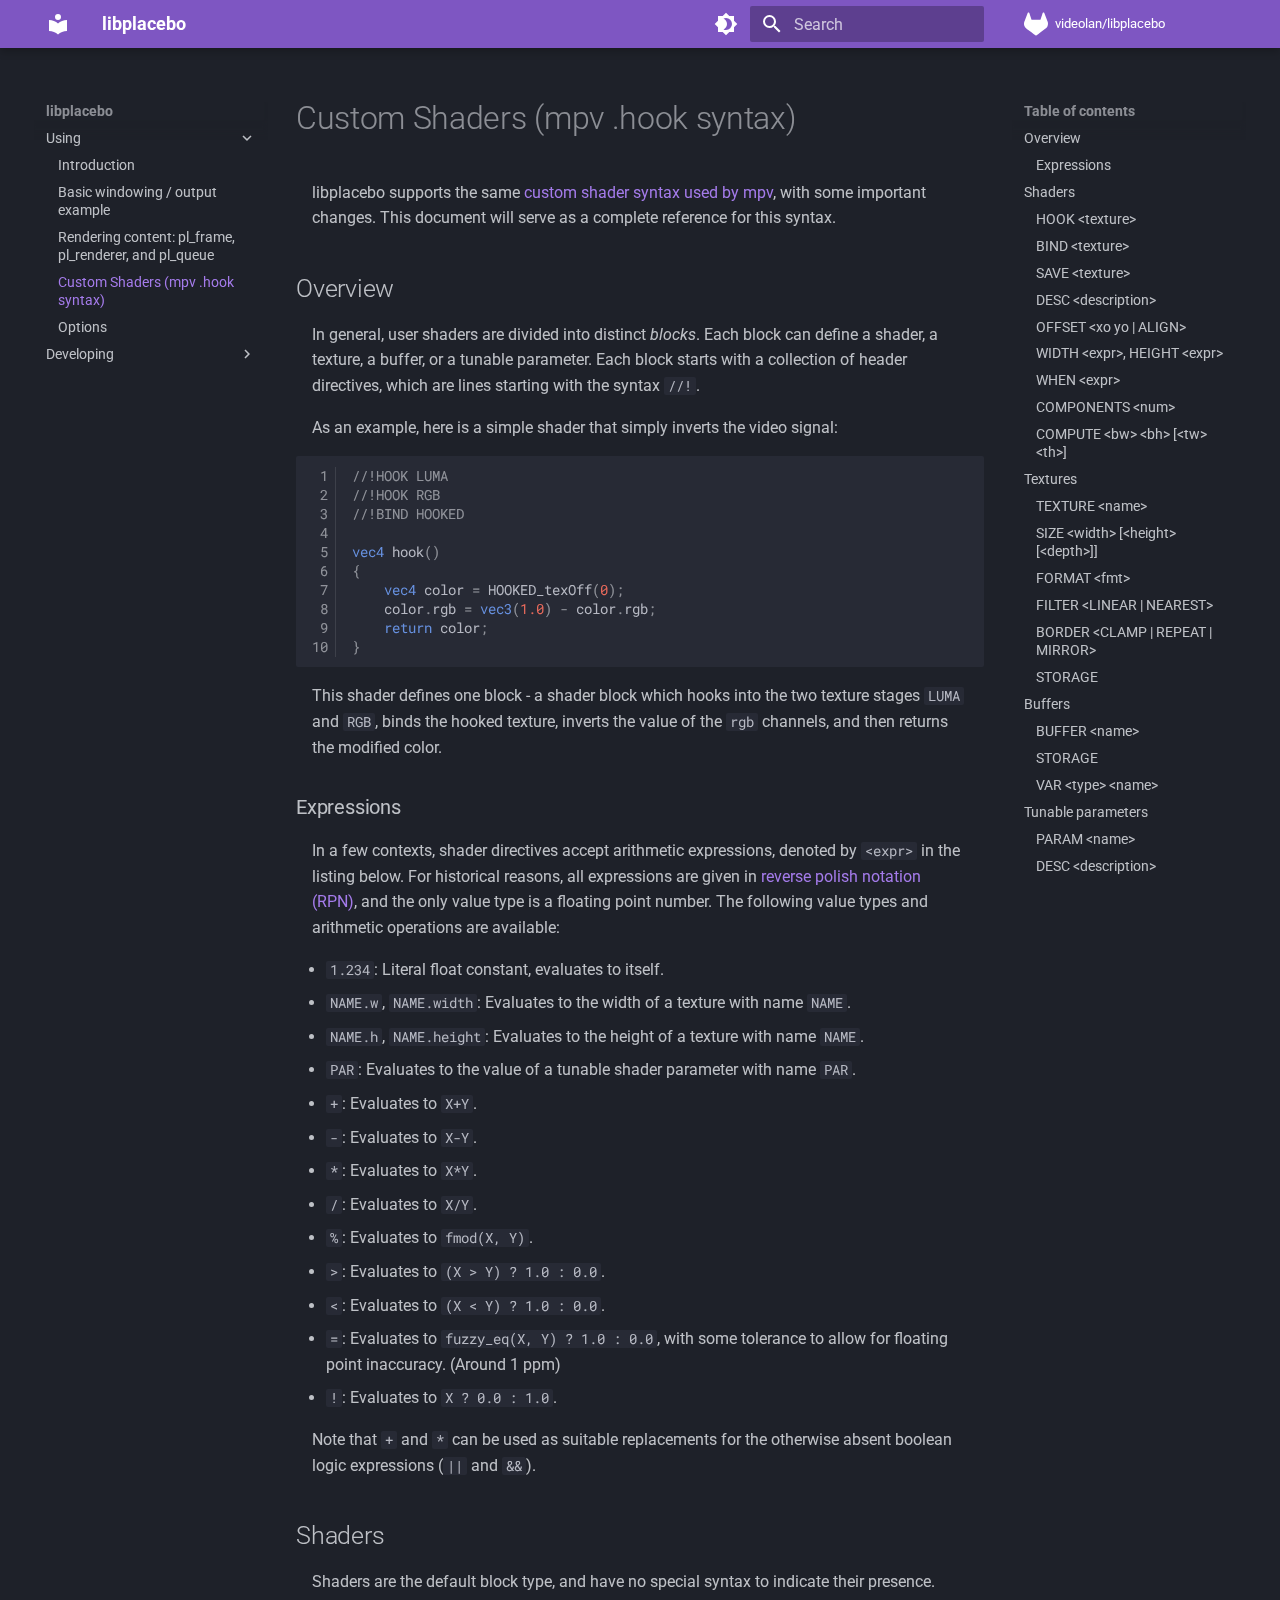
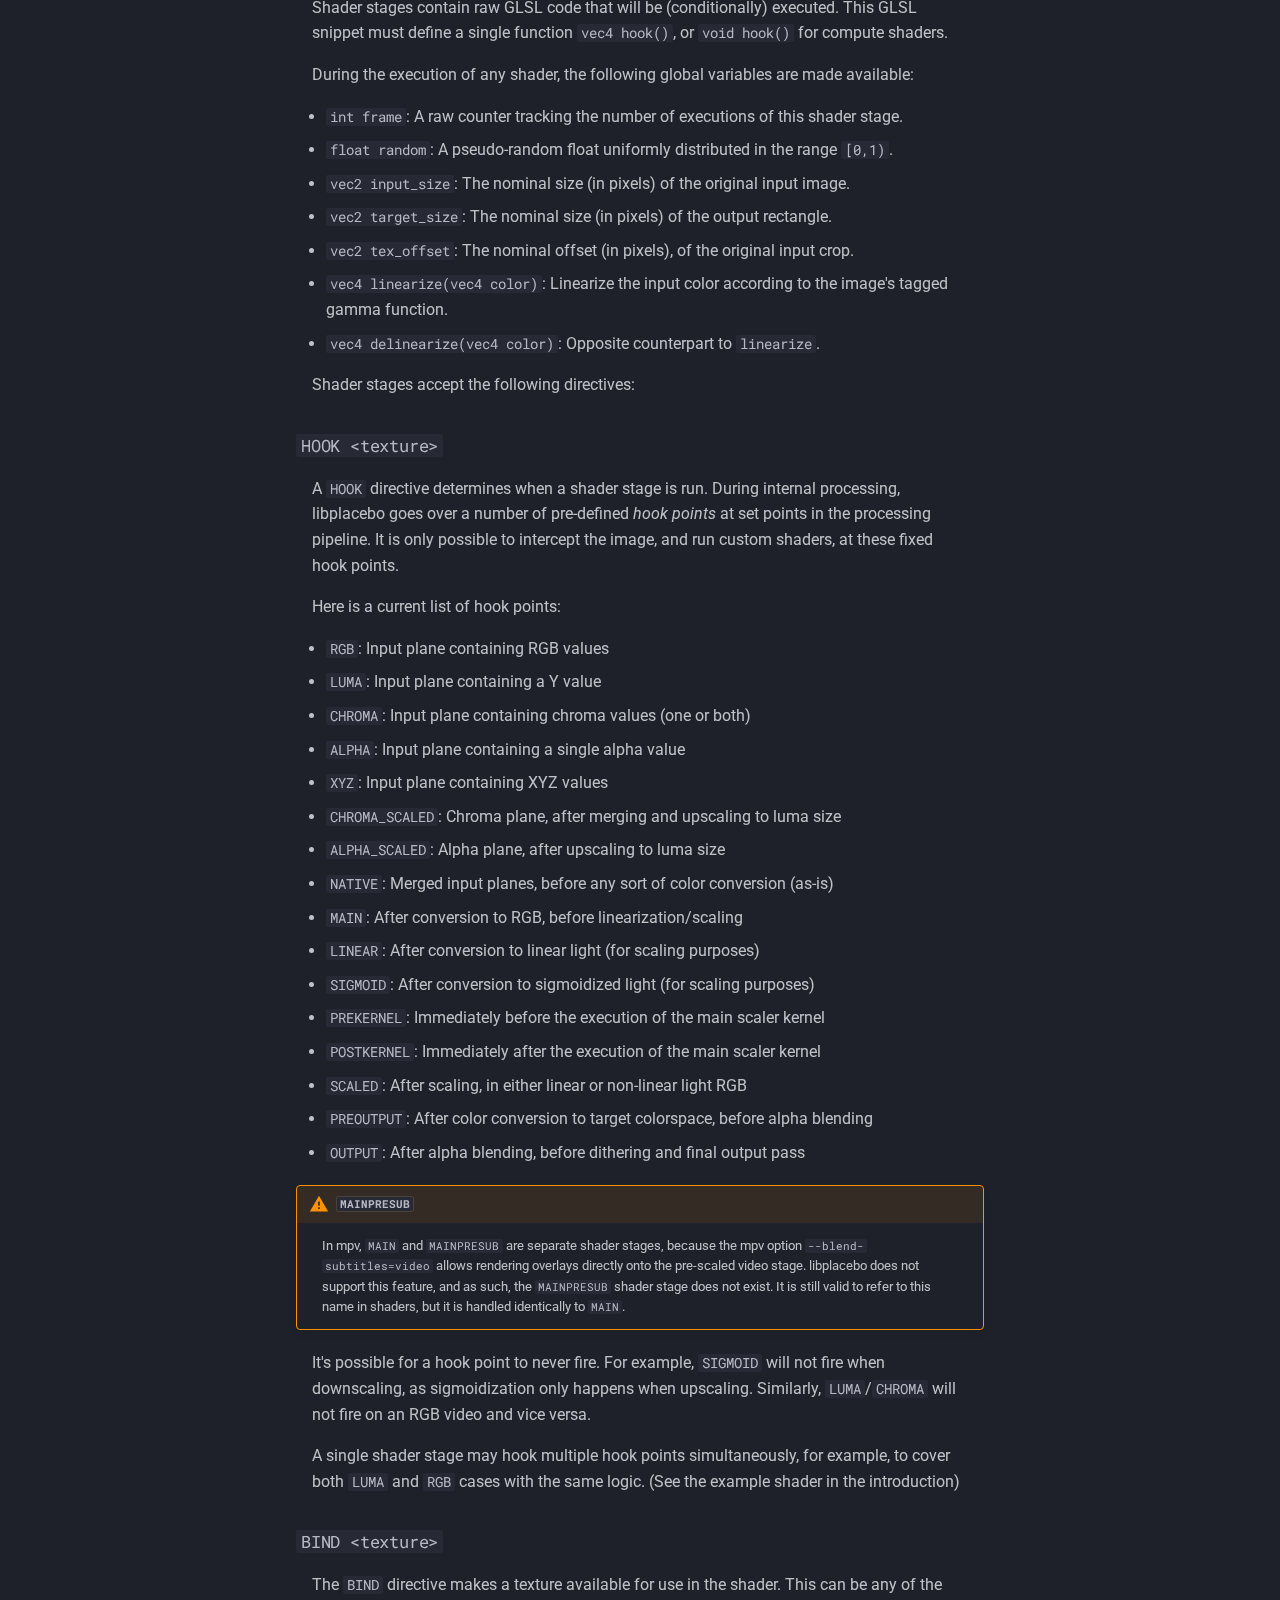
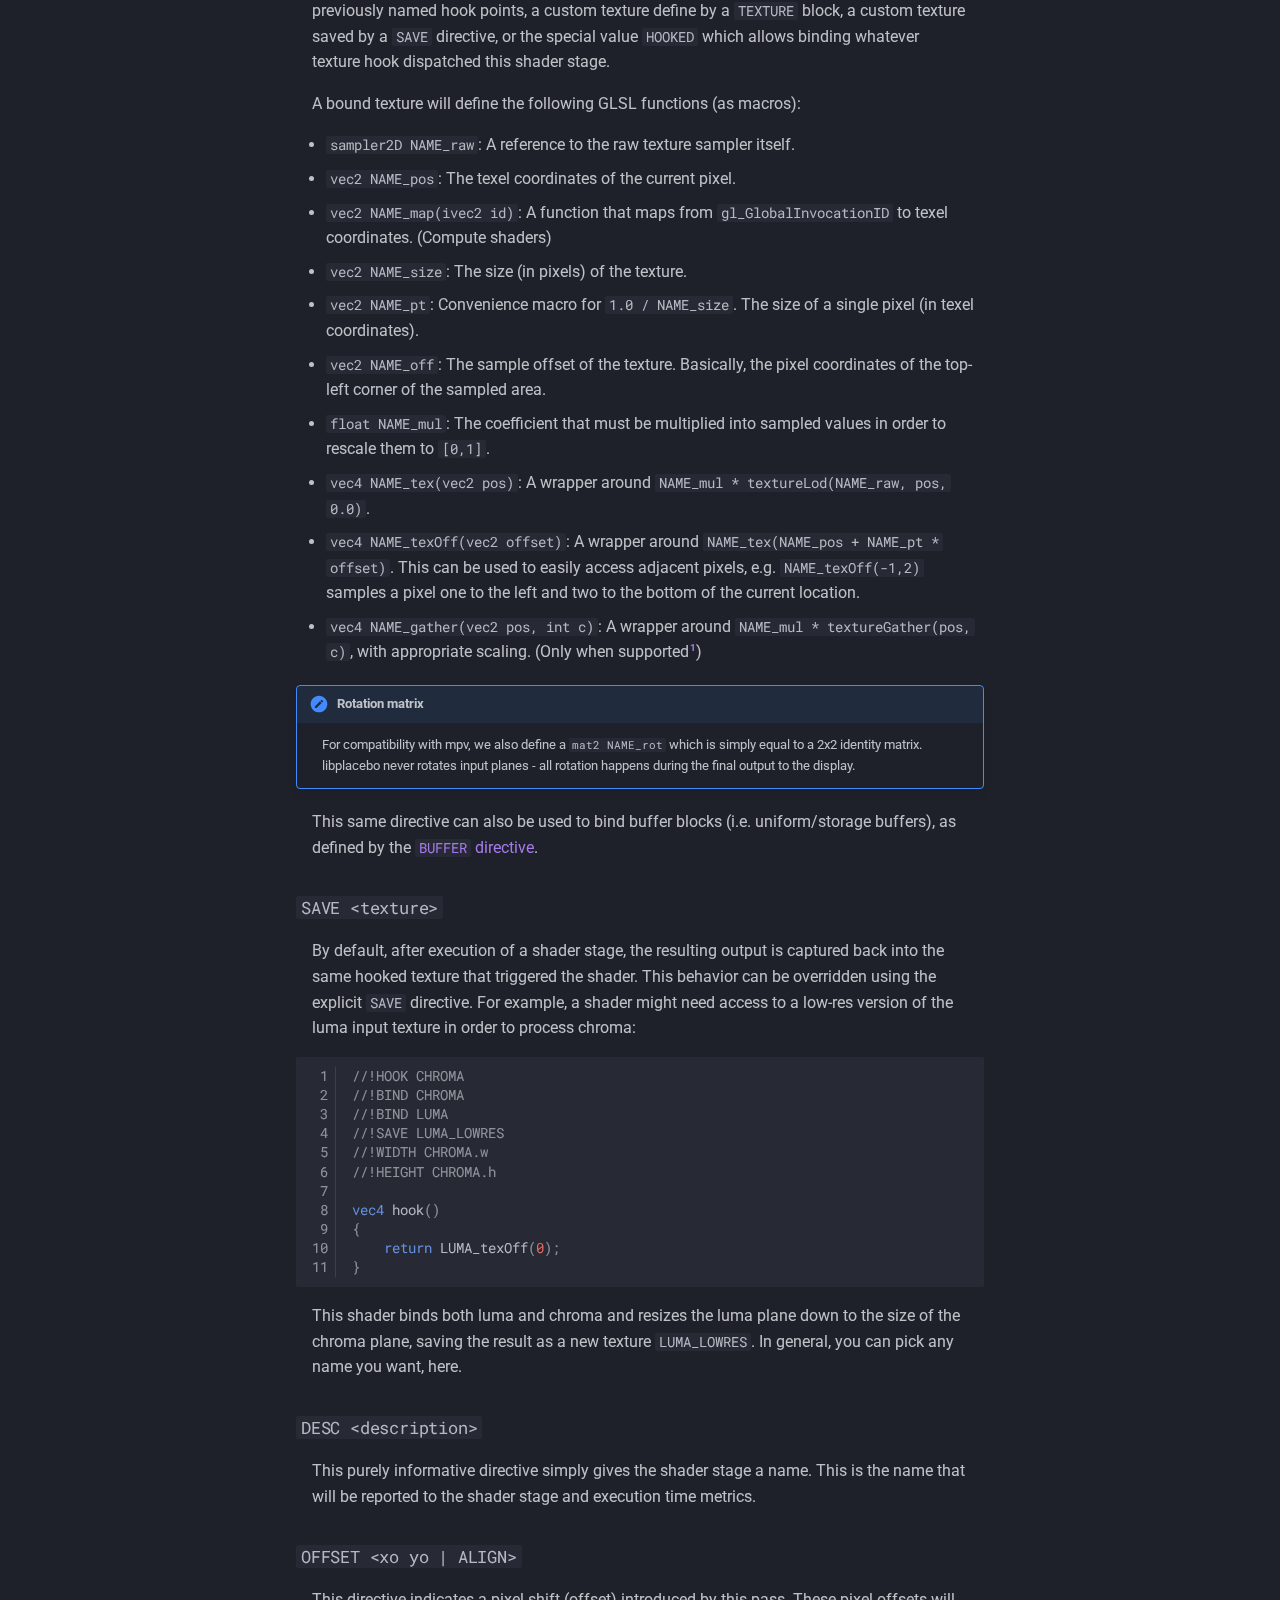
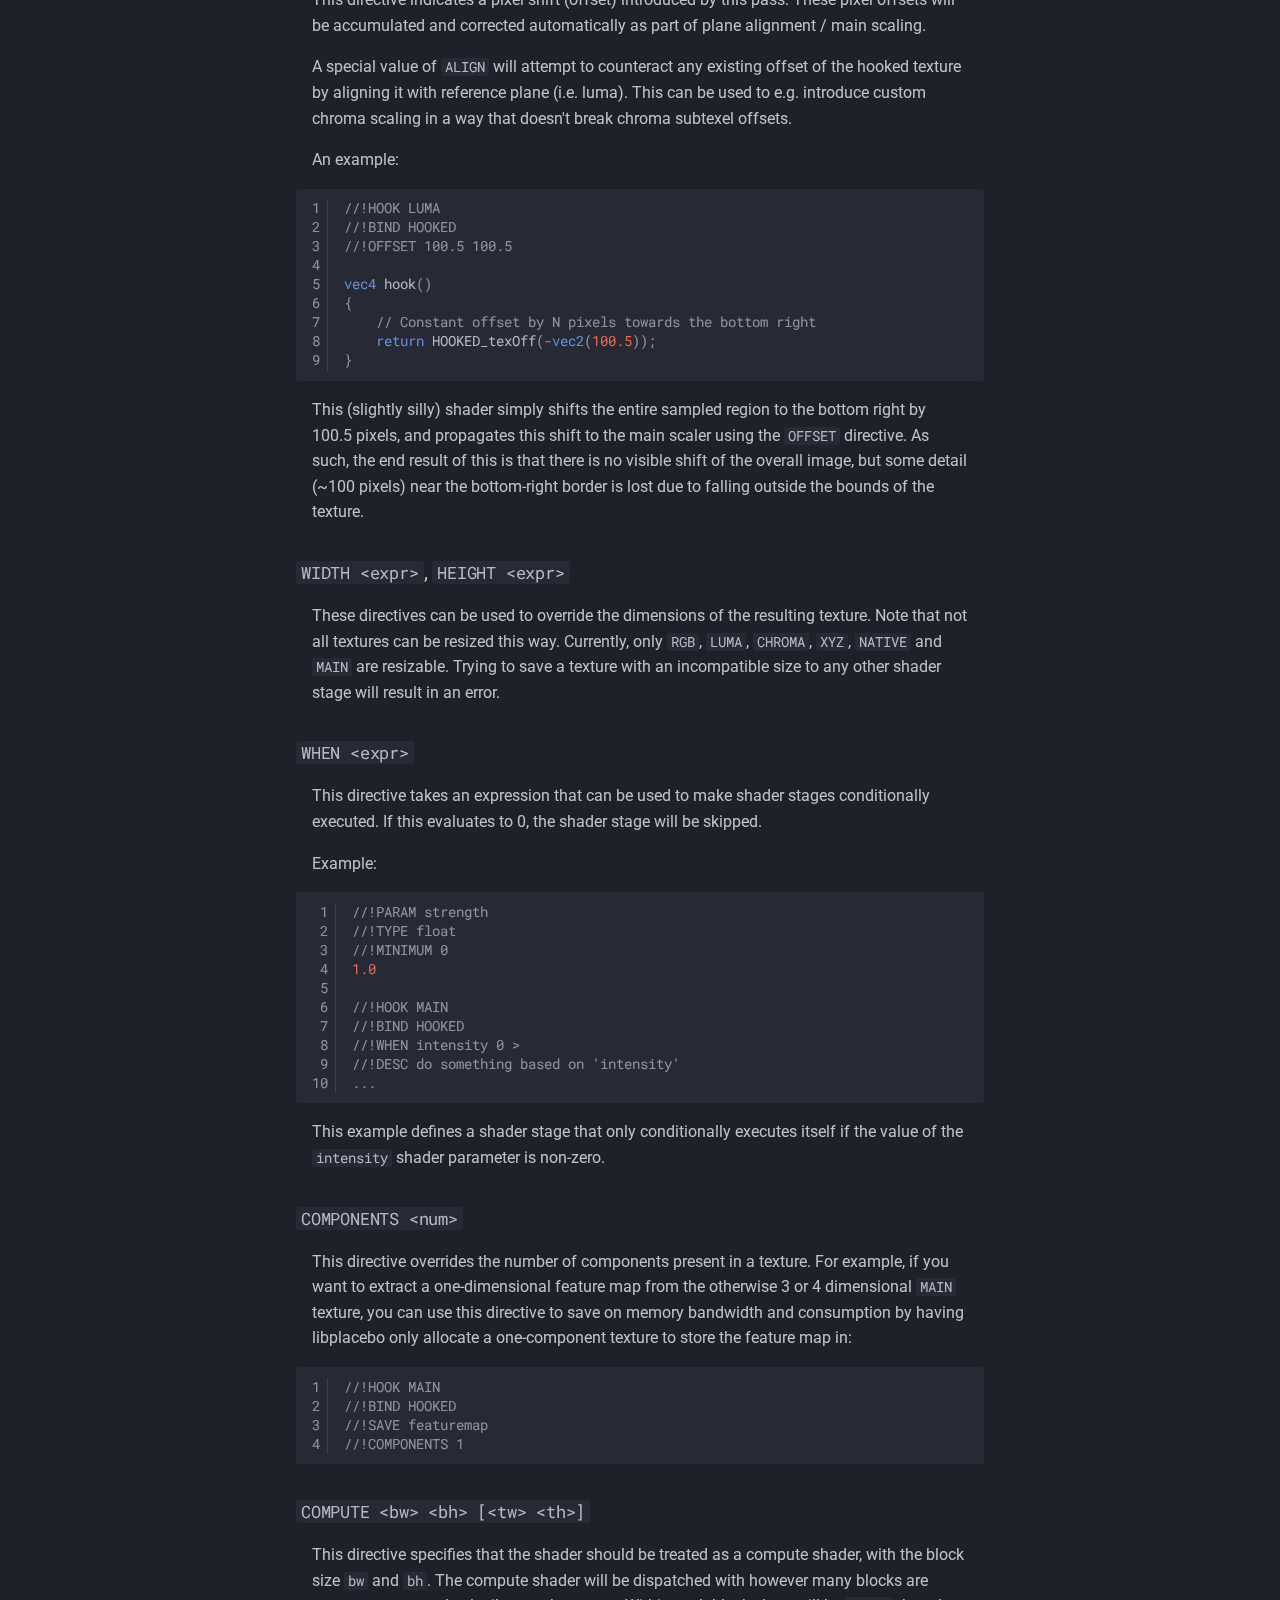
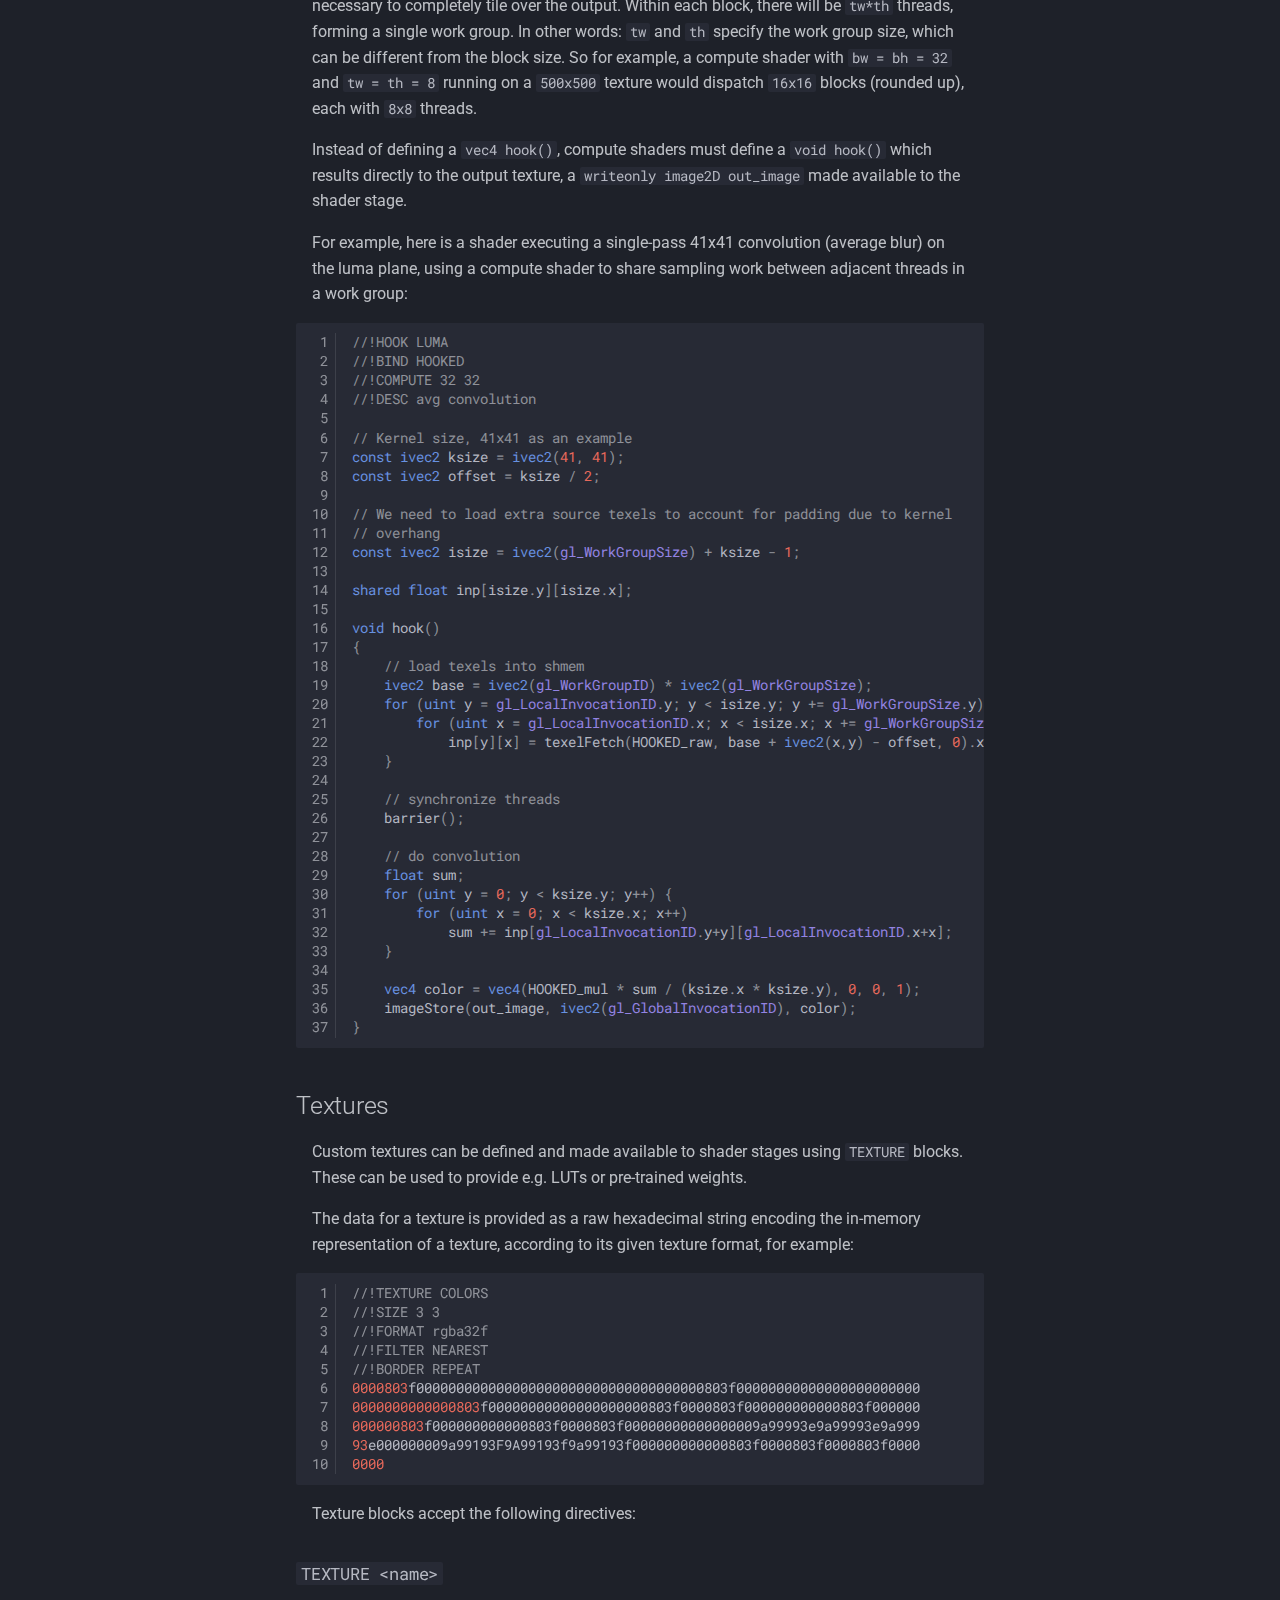
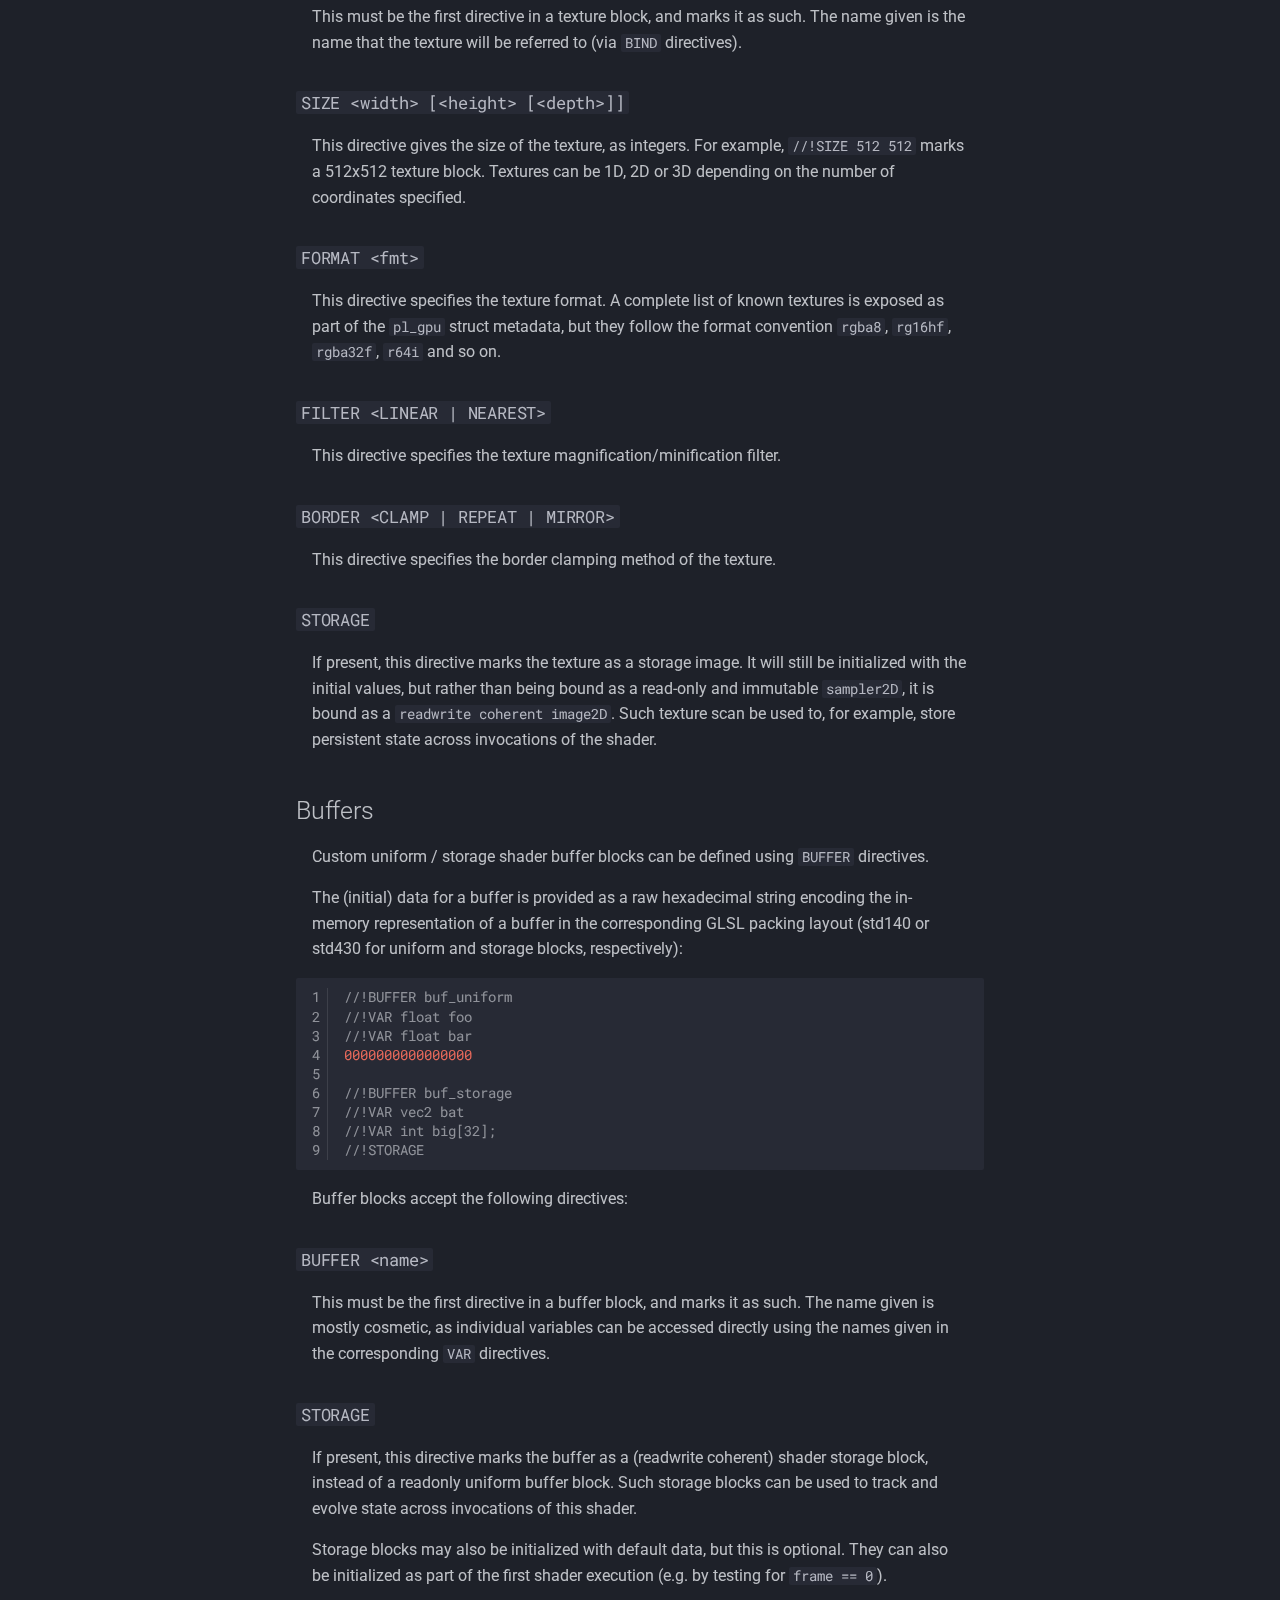
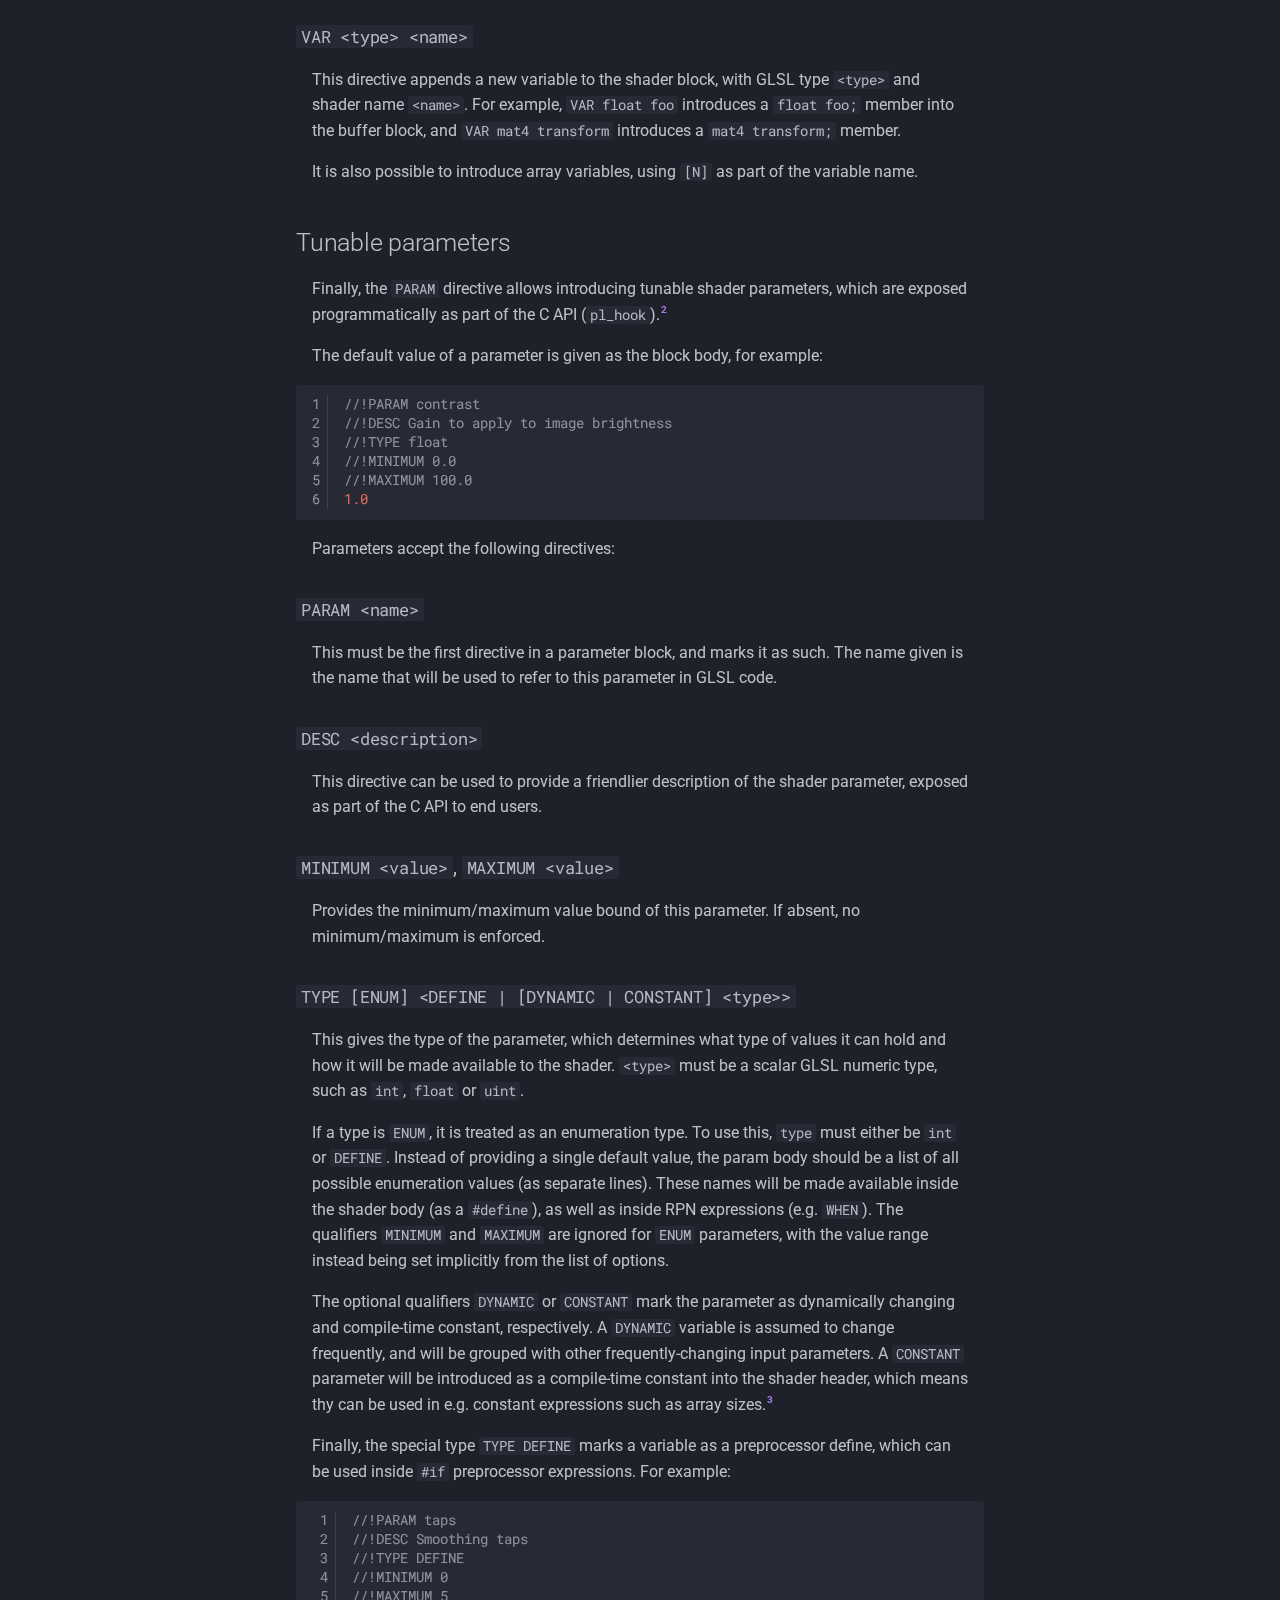
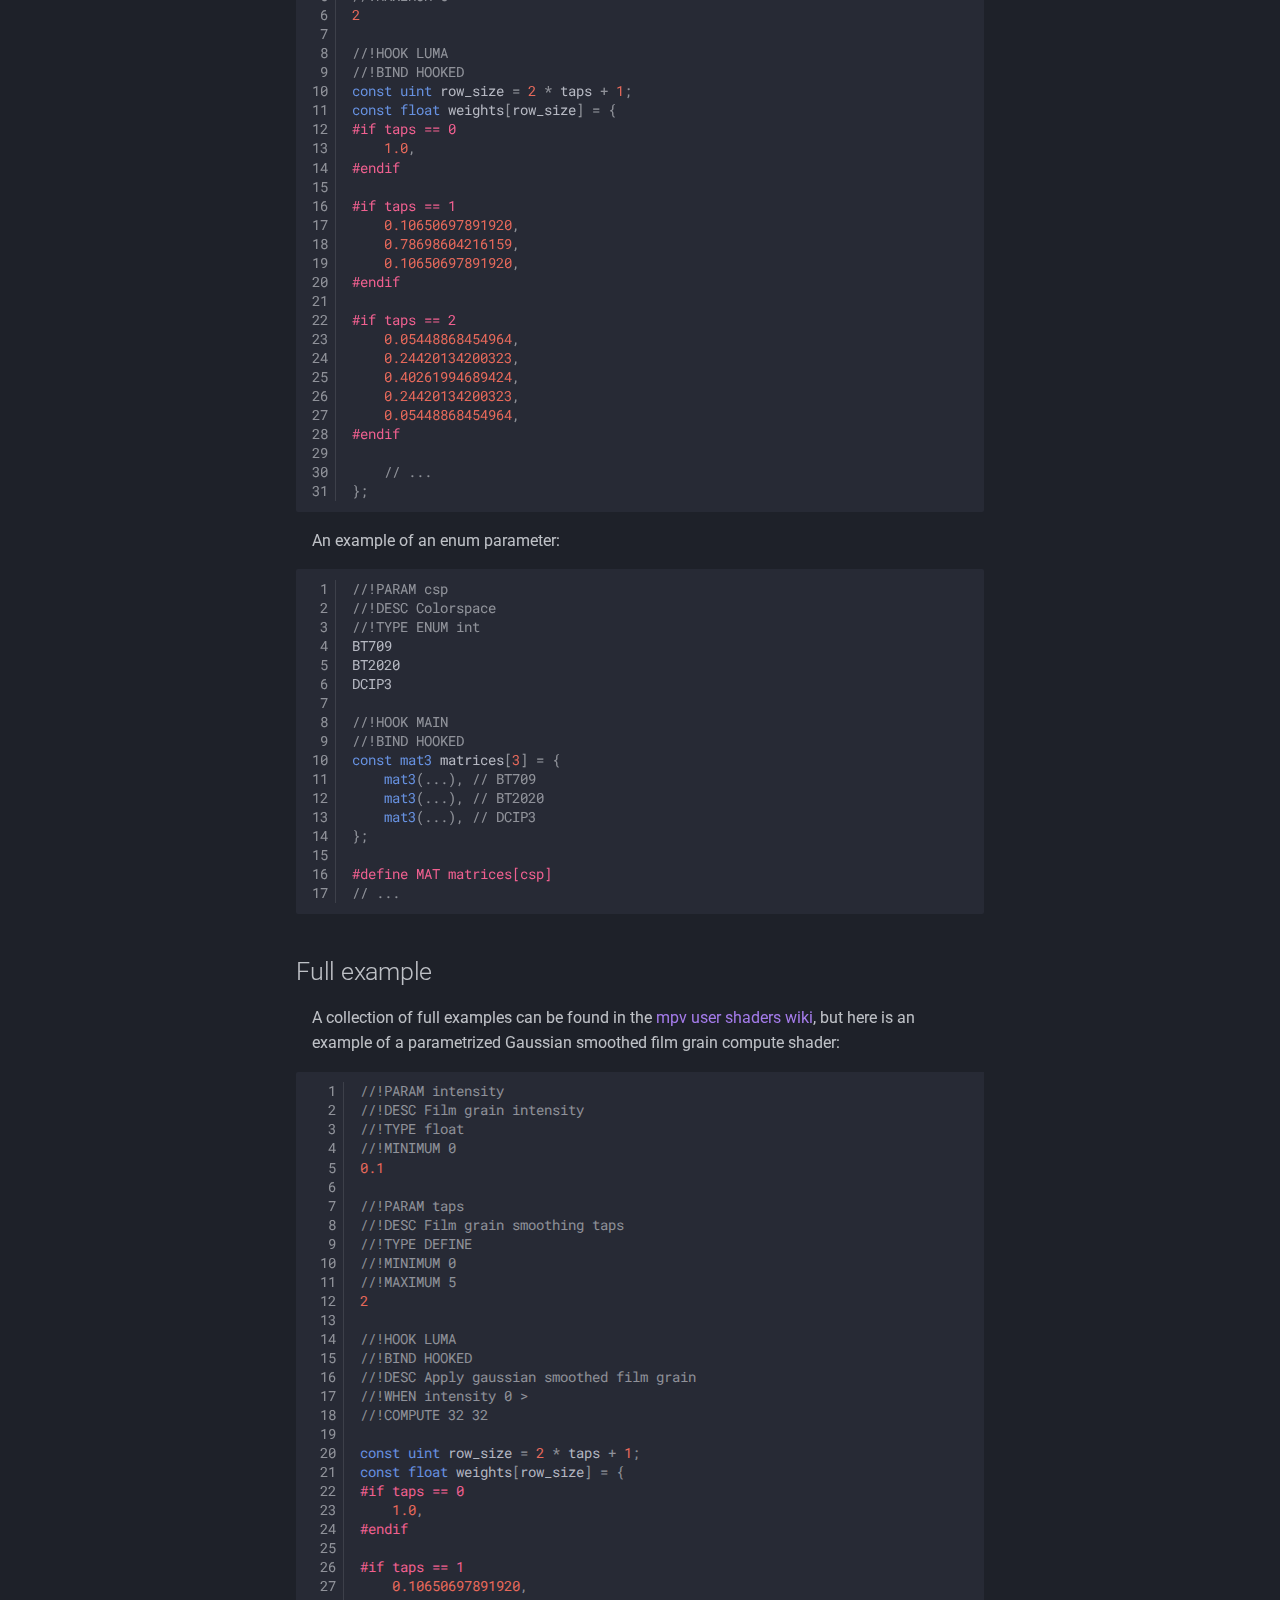
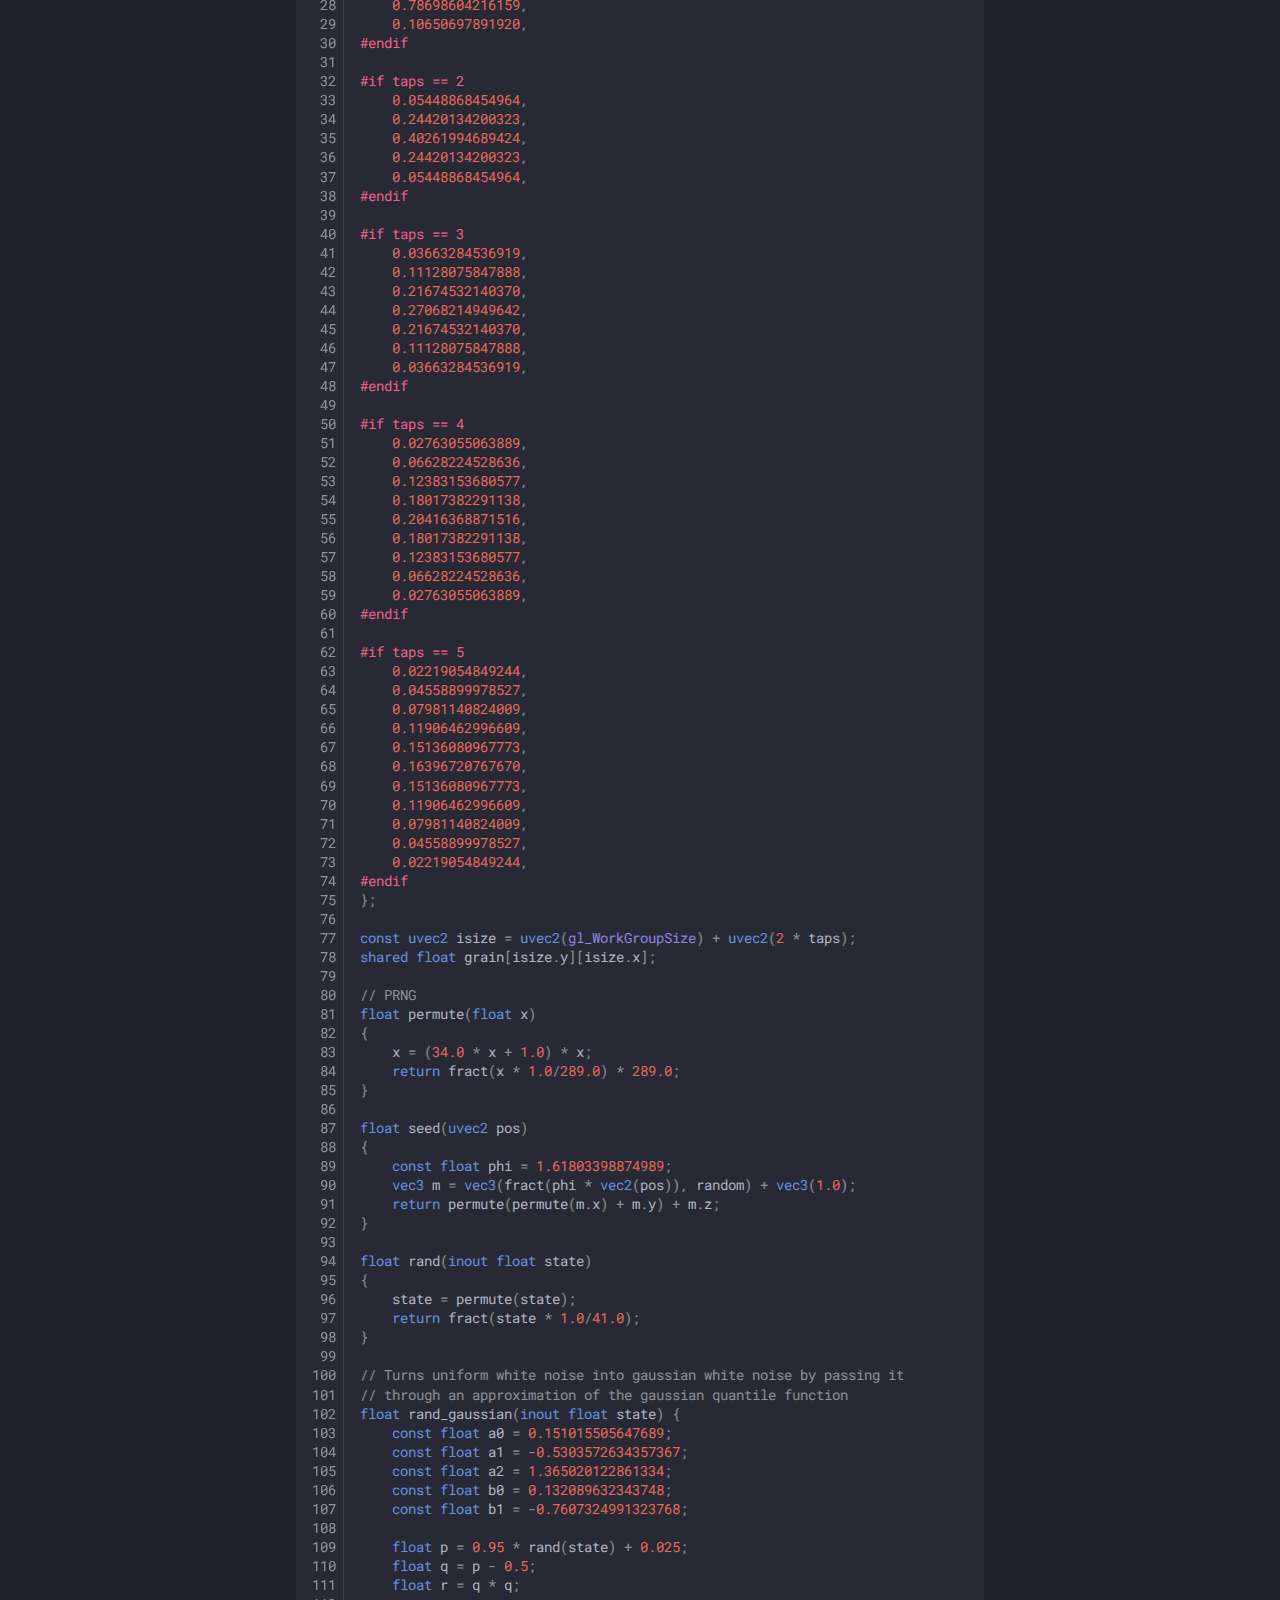
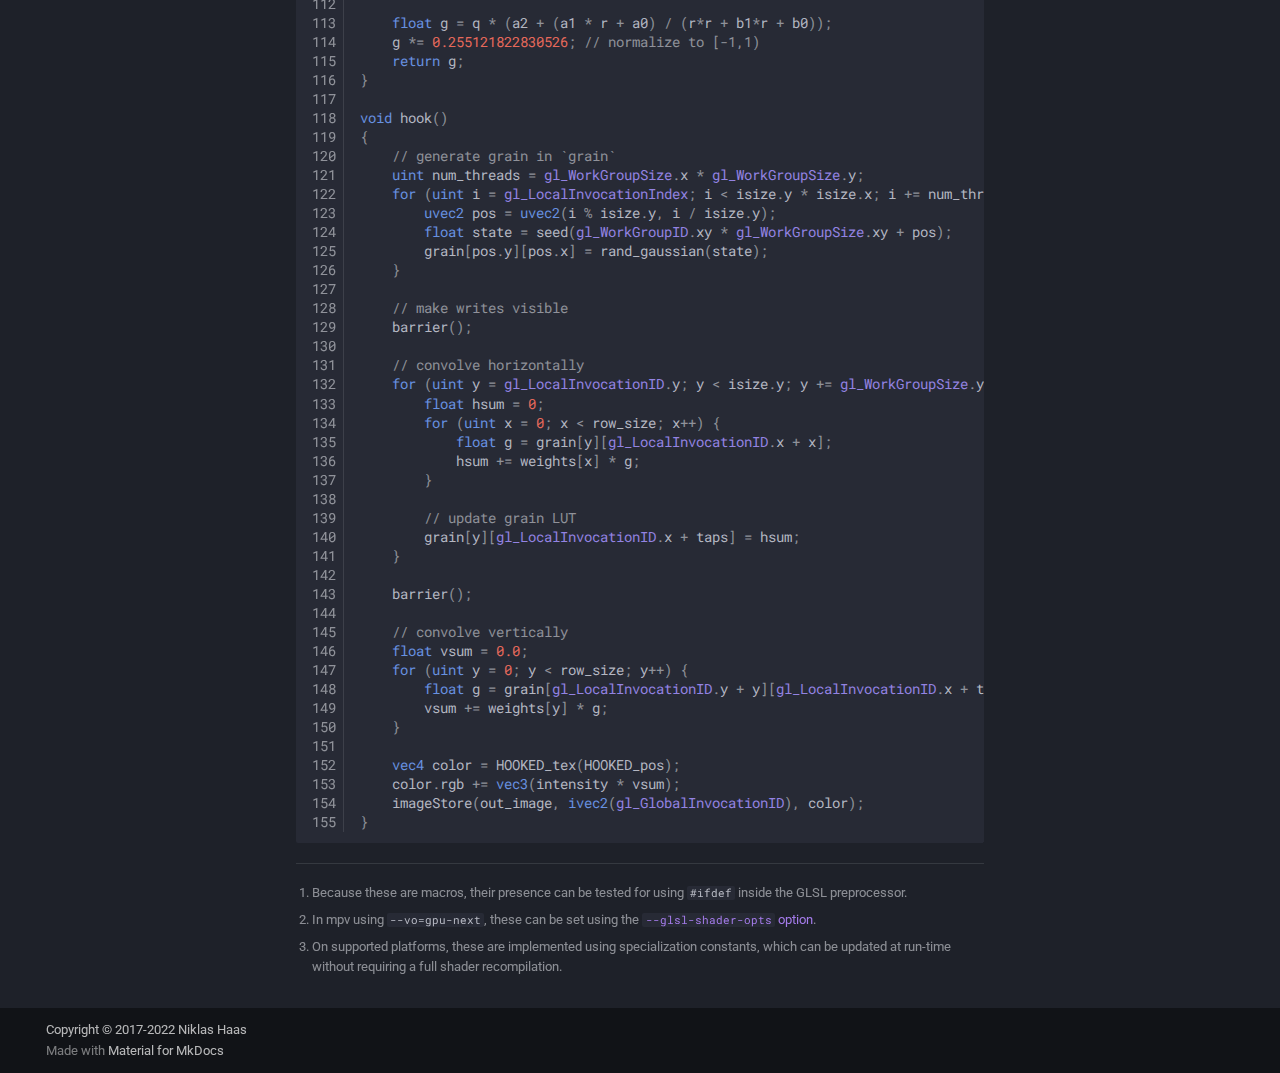
<file: custom-shaders/index.html>
<!doctype html>
<html lang="en" class="no-js">
  <head>
    
      <meta charset="utf-8">
      <meta name="viewport" content="width=device-width,initial-scale=1">
      
      
      
        <link rel="canonical" href="https://libplacebo.org/custom-shaders/">
      
      
        <link rel="prev" href="../renderer/">
      
      
        <link rel="next" href="../options/">
      
      
      <link rel="icon" href="../assets/images/favicon.png">
      <meta name="generator" content="mkdocs-1.6.1, mkdocs-material-9.6.11">
    
    
      
        <title>Custom Shaders (mpv .hook syntax) - libplacebo</title>
      
    
    
      <link rel="stylesheet" href="../assets/stylesheets/main.4af4bdda.min.css">
      
        
        <link rel="stylesheet" href="../assets/stylesheets/palette.06af60db.min.css">
      
      


    
    
      
    
    
      
        
        
        <link rel="preconnect" href="https://fonts.gstatic.com" crossorigin>
        <link rel="stylesheet" href="https://fonts.googleapis.com/css?family=Roboto:300,300i,400,400i,700,700i%7CRoboto+Mono:400,400i,700,700i&display=fallback">
        <style>:root{--md-text-font:"Roboto";--md-code-font:"Roboto Mono"}</style>
      
    
    
      <link rel="stylesheet" href="../style.css">
    
    <script>__md_scope=new URL("..",location),__md_hash=e=>[...e].reduce(((e,_)=>(e<<5)-e+_.charCodeAt(0)),0),__md_get=(e,_=localStorage,t=__md_scope)=>JSON.parse(_.getItem(t.pathname+"."+e)),__md_set=(e,_,t=localStorage,a=__md_scope)=>{try{t.setItem(a.pathname+"."+e,JSON.stringify(_))}catch(e){}}</script>
    
      

    
    
    
  </head>
  
  
    
    
      
    
    
    
    
    <body dir="ltr" data-md-color-scheme="slate" data-md-color-primary="deep-purple" data-md-color-accent="deep-purple">
  
    
    <input class="md-toggle" data-md-toggle="drawer" type="checkbox" id="__drawer" autocomplete="off">
    <input class="md-toggle" data-md-toggle="search" type="checkbox" id="__search" autocomplete="off">
    <label class="md-overlay" for="__drawer"></label>
    <div data-md-component="skip">
      
        
        <a href="#custom-shaders-mpv-hook-syntax" class="md-skip">
          Skip to content
        </a>
      
    </div>
    <div data-md-component="announce">
      
    </div>
    
    
      

  

<header class="md-header md-header--shadow" data-md-component="header">
  <nav class="md-header__inner md-grid" aria-label="Header">
    <a href=".." title="libplacebo" class="md-header__button md-logo" aria-label="libplacebo" data-md-component="logo">
      
  
  <svg xmlns="http://www.w3.org/2000/svg" viewBox="0 0 24 24"><path d="M12 8a3 3 0 0 0 3-3 3 3 0 0 0-3-3 3 3 0 0 0-3 3 3 3 0 0 0 3 3m0 3.54C9.64 9.35 6.5 8 3 8v11c3.5 0 6.64 1.35 9 3.54 2.36-2.19 5.5-3.54 9-3.54V8c-3.5 0-6.64 1.35-9 3.54"/></svg>

    </a>
    <label class="md-header__button md-icon" for="__drawer">
      
      <svg xmlns="http://www.w3.org/2000/svg" viewBox="0 0 24 24"><path d="M3 6h18v2H3zm0 5h18v2H3zm0 5h18v2H3z"/></svg>
    </label>
    <div class="md-header__title" data-md-component="header-title">
      <div class="md-header__ellipsis">
        <div class="md-header__topic">
          <span class="md-ellipsis">
            libplacebo
          </span>
        </div>
        <div class="md-header__topic" data-md-component="header-topic">
          <span class="md-ellipsis">
            
              Custom Shaders (mpv .hook syntax)
            
          </span>
        </div>
      </div>
    </div>
    
      
        <form class="md-header__option" data-md-component="palette">
  
    
    
    
    <input class="md-option" data-md-color-media="" data-md-color-scheme="slate" data-md-color-primary="deep-purple" data-md-color-accent="deep-purple"  aria-label="Switch to light mode"  type="radio" name="__palette" id="__palette_0">
    
      <label class="md-header__button md-icon" title="Switch to light mode" for="__palette_1" hidden>
        <svg xmlns="http://www.w3.org/2000/svg" viewBox="0 0 24 24"><path d="M12 18c-.89 0-1.74-.2-2.5-.55C11.56 16.5 13 14.42 13 12s-1.44-4.5-3.5-5.45C10.26 6.2 11.11 6 12 6a6 6 0 0 1 6 6 6 6 0 0 1-6 6m8-9.31V4h-4.69L12 .69 8.69 4H4v4.69L.69 12 4 15.31V20h4.69L12 23.31 15.31 20H20v-4.69L23.31 12z"/></svg>
      </label>
    
  
    
    
    
    <input class="md-option" data-md-color-media="" data-md-color-scheme="default" data-md-color-primary="purple" data-md-color-accent="purple"  aria-label="Switch to dark mode"  type="radio" name="__palette" id="__palette_1">
    
      <label class="md-header__button md-icon" title="Switch to dark mode" for="__palette_0" hidden>
        <svg xmlns="http://www.w3.org/2000/svg" viewBox="0 0 24 24"><path d="M12 8a4 4 0 0 0-4 4 4 4 0 0 0 4 4 4 4 0 0 0 4-4 4 4 0 0 0-4-4m0 10a6 6 0 0 1-6-6 6 6 0 0 1 6-6 6 6 0 0 1 6 6 6 6 0 0 1-6 6m8-9.31V4h-4.69L12 .69 8.69 4H4v4.69L.69 12 4 15.31V20h4.69L12 23.31 15.31 20H20v-4.69L23.31 12z"/></svg>
      </label>
    
  
</form>
      
    
    
      <script>var palette=__md_get("__palette");if(palette&&palette.color){if("(prefers-color-scheme)"===palette.color.media){var media=matchMedia("(prefers-color-scheme: light)"),input=document.querySelector(media.matches?"[data-md-color-media='(prefers-color-scheme: light)']":"[data-md-color-media='(prefers-color-scheme: dark)']");palette.color.media=input.getAttribute("data-md-color-media"),palette.color.scheme=input.getAttribute("data-md-color-scheme"),palette.color.primary=input.getAttribute("data-md-color-primary"),palette.color.accent=input.getAttribute("data-md-color-accent")}for(var[key,value]of Object.entries(palette.color))document.body.setAttribute("data-md-color-"+key,value)}</script>
    
    
    
      
      
        <label class="md-header__button md-icon" for="__search">
          
          <svg xmlns="http://www.w3.org/2000/svg" viewBox="0 0 24 24"><path d="M9.5 3A6.5 6.5 0 0 1 16 9.5c0 1.61-.59 3.09-1.56 4.23l.27.27h.79l5 5-1.5 1.5-5-5v-.79l-.27-.27A6.52 6.52 0 0 1 9.5 16 6.5 6.5 0 0 1 3 9.5 6.5 6.5 0 0 1 9.5 3m0 2C7 5 5 7 5 9.5S7 14 9.5 14 14 12 14 9.5 12 5 9.5 5"/></svg>
        </label>
        <div class="md-search" data-md-component="search" role="dialog">
  <label class="md-search__overlay" for="__search"></label>
  <div class="md-search__inner" role="search">
    <form class="md-search__form" name="search">
      <input type="text" class="md-search__input" name="query" aria-label="Search" placeholder="Search" autocapitalize="off" autocorrect="off" autocomplete="off" spellcheck="false" data-md-component="search-query" required>
      <label class="md-search__icon md-icon" for="__search">
        
        <svg xmlns="http://www.w3.org/2000/svg" viewBox="0 0 24 24"><path d="M9.5 3A6.5 6.5 0 0 1 16 9.5c0 1.61-.59 3.09-1.56 4.23l.27.27h.79l5 5-1.5 1.5-5-5v-.79l-.27-.27A6.52 6.52 0 0 1 9.5 16 6.5 6.5 0 0 1 3 9.5 6.5 6.5 0 0 1 9.5 3m0 2C7 5 5 7 5 9.5S7 14 9.5 14 14 12 14 9.5 12 5 9.5 5"/></svg>
        
        <svg xmlns="http://www.w3.org/2000/svg" viewBox="0 0 24 24"><path d="M20 11v2H8l5.5 5.5-1.42 1.42L4.16 12l7.92-7.92L13.5 5.5 8 11z"/></svg>
      </label>
      <nav class="md-search__options" aria-label="Search">
        
        <button type="reset" class="md-search__icon md-icon" title="Clear" aria-label="Clear" tabindex="-1">
          
          <svg xmlns="http://www.w3.org/2000/svg" viewBox="0 0 24 24"><path d="M19 6.41 17.59 5 12 10.59 6.41 5 5 6.41 10.59 12 5 17.59 6.41 19 12 13.41 17.59 19 19 17.59 13.41 12z"/></svg>
        </button>
      </nav>
      
    </form>
    <div class="md-search__output">
      <div class="md-search__scrollwrap" tabindex="0" data-md-scrollfix>
        <div class="md-search-result" data-md-component="search-result">
          <div class="md-search-result__meta">
            Initializing search
          </div>
          <ol class="md-search-result__list" role="presentation"></ol>
        </div>
      </div>
    </div>
  </div>
</div>
      
    
    
      <div class="md-header__source">
        <a href="https://code.videolan.org/videolan/libplacebo" title="Go to repository" class="md-source" data-md-component="source">
  <div class="md-source__icon md-icon">
    
    <svg xmlns="http://www.w3.org/2000/svg" viewBox="0 0 512 512"><!--! Font Awesome Free 6.7.2 by @fontawesome - https://fontawesome.com License - https://fontawesome.com/license/free (Icons: CC BY 4.0, Fonts: SIL OFL 1.1, Code: MIT License) Copyright 2024 Fonticons, Inc.--><path d="m503.5 204.6-.7-1.8-69.7-181.78c-1.4-3.57-3.9-6.59-7.2-8.64-2.4-1.55-5.1-2.515-8-2.81s-5.7.083-8.4 1.11c-2.7 1.02-5.1 2.66-7.1 4.78-1.9 2.12-3.3 4.67-4.1 7.44l-47 144H160.8l-47.1-144c-.8-2.77-2.2-5.31-4.1-7.43-2-2.12-4.4-3.75-7.1-4.77a18.1 18.1 0 0 0-8.38-1.113 18.4 18.4 0 0 0-8.04 2.793 18.1 18.1 0 0 0-7.16 8.64L9.267 202.8l-.724 1.8a129.57 129.57 0 0 0-3.52 82c7.747 26.9 24.047 50.7 46.447 67.6l.27.2.59.4 105.97 79.5 52.6 39.7 32 24.2c3.7 1.9 8.3 4.3 13 4.3s9.3-2.4 13-4.3l32-24.2 52.6-39.7 106.7-79.9.3-.3c22.4-16.9 38.7-40.6 45.6-67.5 8.6-27 7.4-55.8-2.6-82"/></svg>
  </div>
  <div class="md-source__repository">
    videolan/libplacebo
  </div>
</a>
      </div>
    
  </nav>
  
</header>
    
    <div class="md-container" data-md-component="container">
      
      
        
          
        
      
      <main class="md-main" data-md-component="main">
        <div class="md-main__inner md-grid">
          
            
              
              <div class="md-sidebar md-sidebar--primary" data-md-component="sidebar" data-md-type="navigation" >
                <div class="md-sidebar__scrollwrap">
                  <div class="md-sidebar__inner">
                    



<nav class="md-nav md-nav--primary" aria-label="Navigation" data-md-level="0">
  <label class="md-nav__title" for="__drawer">
    <a href=".." title="libplacebo" class="md-nav__button md-logo" aria-label="libplacebo" data-md-component="logo">
      
  
  <svg xmlns="http://www.w3.org/2000/svg" viewBox="0 0 24 24"><path d="M12 8a3 3 0 0 0 3-3 3 3 0 0 0-3-3 3 3 0 0 0-3 3 3 3 0 0 0 3 3m0 3.54C9.64 9.35 6.5 8 3 8v11c3.5 0 6.64 1.35 9 3.54 2.36-2.19 5.5-3.54 9-3.54V8c-3.5 0-6.64 1.35-9 3.54"/></svg>

    </a>
    libplacebo
  </label>
  
    <div class="md-nav__source">
      <a href="https://code.videolan.org/videolan/libplacebo" title="Go to repository" class="md-source" data-md-component="source">
  <div class="md-source__icon md-icon">
    
    <svg xmlns="http://www.w3.org/2000/svg" viewBox="0 0 512 512"><!--! Font Awesome Free 6.7.2 by @fontawesome - https://fontawesome.com License - https://fontawesome.com/license/free (Icons: CC BY 4.0, Fonts: SIL OFL 1.1, Code: MIT License) Copyright 2024 Fonticons, Inc.--><path d="m503.5 204.6-.7-1.8-69.7-181.78c-1.4-3.57-3.9-6.59-7.2-8.64-2.4-1.55-5.1-2.515-8-2.81s-5.7.083-8.4 1.11c-2.7 1.02-5.1 2.66-7.1 4.78-1.9 2.12-3.3 4.67-4.1 7.44l-47 144H160.8l-47.1-144c-.8-2.77-2.2-5.31-4.1-7.43-2-2.12-4.4-3.75-7.1-4.77a18.1 18.1 0 0 0-8.38-1.113 18.4 18.4 0 0 0-8.04 2.793 18.1 18.1 0 0 0-7.16 8.64L9.267 202.8l-.724 1.8a129.57 129.57 0 0 0-3.52 82c7.747 26.9 24.047 50.7 46.447 67.6l.27.2.59.4 105.97 79.5 52.6 39.7 32 24.2c3.7 1.9 8.3 4.3 13 4.3s9.3-2.4 13-4.3l32-24.2 52.6-39.7 106.7-79.9.3-.3c22.4-16.9 38.7-40.6 45.6-67.5 8.6-27 7.4-55.8-2.6-82"/></svg>
  </div>
  <div class="md-source__repository">
    videolan/libplacebo
  </div>
</a>
    </div>
  
  <ul class="md-nav__list" data-md-scrollfix>
    
      
      
  
  
    
  
  
  
    
    
    
    
    
    <li class="md-nav__item md-nav__item--active md-nav__item--nested">
      
        
        
        <input class="md-nav__toggle md-toggle " type="checkbox" id="__nav_1" checked>
        
          
          <label class="md-nav__link" for="__nav_1" id="__nav_1_label" tabindex="0">
            
  
  
  <span class="md-ellipsis">
    Using
    
  </span>
  

            <span class="md-nav__icon md-icon"></span>
          </label>
        
        <nav class="md-nav" data-md-level="1" aria-labelledby="__nav_1_label" aria-expanded="true">
          <label class="md-nav__title" for="__nav_1">
            <span class="md-nav__icon md-icon"></span>
            Using
          </label>
          <ul class="md-nav__list" data-md-scrollfix>
            
              
                
  
  
  
  
    <li class="md-nav__item">
      <a href=".." class="md-nav__link">
        
  
  
  <span class="md-ellipsis">
    Introduction
    
  </span>
  

      </a>
    </li>
  

              
            
              
                
  
  
  
  
    <li class="md-nav__item">
      <a href="../basic-rendering/" class="md-nav__link">
        
  
  
  <span class="md-ellipsis">
    Basic windowing / output example
    
  </span>
  

      </a>
    </li>
  

              
            
              
                
  
  
  
  
    <li class="md-nav__item">
      <a href="../renderer/" class="md-nav__link">
        
  
  
  <span class="md-ellipsis">
    Rendering content: pl_frame, pl_renderer, and pl_queue
    
  </span>
  

      </a>
    </li>
  

              
            
              
                
  
  
    
  
  
  
    <li class="md-nav__item md-nav__item--active">
      
      <input class="md-nav__toggle md-toggle" type="checkbox" id="__toc">
      
      
        
      
      
        <label class="md-nav__link md-nav__link--active" for="__toc">
          
  
  
  <span class="md-ellipsis">
    Custom Shaders (mpv .hook syntax)
    
  </span>
  

          <span class="md-nav__icon md-icon"></span>
        </label>
      
      <a href="./" class="md-nav__link md-nav__link--active">
        
  
  
  <span class="md-ellipsis">
    Custom Shaders (mpv .hook syntax)
    
  </span>
  

      </a>
      
        

<nav class="md-nav md-nav--secondary" aria-label="Table of contents">
  
  
  
    
  
  
    <label class="md-nav__title" for="__toc">
      <span class="md-nav__icon md-icon"></span>
      Table of contents
    </label>
    <ul class="md-nav__list" data-md-component="toc" data-md-scrollfix>
      
        <li class="md-nav__item">
  <a href="#overview" class="md-nav__link">
    <span class="md-ellipsis">
      Overview
    </span>
  </a>
  
    <nav class="md-nav" aria-label="Overview">
      <ul class="md-nav__list">
        
          <li class="md-nav__item">
  <a href="#expressions" class="md-nav__link">
    <span class="md-ellipsis">
      Expressions
    </span>
  </a>
  
</li>
        
      </ul>
    </nav>
  
</li>
      
        <li class="md-nav__item">
  <a href="#shaders" class="md-nav__link">
    <span class="md-ellipsis">
      Shaders
    </span>
  </a>
  
    <nav class="md-nav" aria-label="Shaders">
      <ul class="md-nav__list">
        
          <li class="md-nav__item">
  <a href="#hook-texture" class="md-nav__link">
    <span class="md-ellipsis">
      HOOK &lt;texture&gt;
    </span>
  </a>
  
</li>
        
          <li class="md-nav__item">
  <a href="#bind-texture" class="md-nav__link">
    <span class="md-ellipsis">
      BIND &lt;texture&gt;
    </span>
  </a>
  
</li>
        
          <li class="md-nav__item">
  <a href="#save-texture" class="md-nav__link">
    <span class="md-ellipsis">
      SAVE &lt;texture&gt;
    </span>
  </a>
  
</li>
        
          <li class="md-nav__item">
  <a href="#desc-description" class="md-nav__link">
    <span class="md-ellipsis">
      DESC &lt;description&gt;
    </span>
  </a>
  
</li>
        
          <li class="md-nav__item">
  <a href="#offset-xo-yo-align" class="md-nav__link">
    <span class="md-ellipsis">
      OFFSET &lt;xo yo | ALIGN&gt;
    </span>
  </a>
  
</li>
        
          <li class="md-nav__item">
  <a href="#width-expr-height-expr" class="md-nav__link">
    <span class="md-ellipsis">
      WIDTH &lt;expr&gt;, HEIGHT &lt;expr&gt;
    </span>
  </a>
  
</li>
        
          <li class="md-nav__item">
  <a href="#when-expr" class="md-nav__link">
    <span class="md-ellipsis">
      WHEN &lt;expr&gt;
    </span>
  </a>
  
</li>
        
          <li class="md-nav__item">
  <a href="#components-num" class="md-nav__link">
    <span class="md-ellipsis">
      COMPONENTS &lt;num&gt;
    </span>
  </a>
  
</li>
        
          <li class="md-nav__item">
  <a href="#compute-bw-bh-tw-th" class="md-nav__link">
    <span class="md-ellipsis">
      COMPUTE &lt;bw&gt; &lt;bh&gt; [&lt;tw&gt; &lt;th&gt;]
    </span>
  </a>
  
</li>
        
      </ul>
    </nav>
  
</li>
      
        <li class="md-nav__item">
  <a href="#textures" class="md-nav__link">
    <span class="md-ellipsis">
      Textures
    </span>
  </a>
  
    <nav class="md-nav" aria-label="Textures">
      <ul class="md-nav__list">
        
          <li class="md-nav__item">
  <a href="#texture-name" class="md-nav__link">
    <span class="md-ellipsis">
      TEXTURE &lt;name&gt;
    </span>
  </a>
  
</li>
        
          <li class="md-nav__item">
  <a href="#size-width-height-depth" class="md-nav__link">
    <span class="md-ellipsis">
      SIZE &lt;width&gt; [&lt;height&gt; [&lt;depth&gt;]]
    </span>
  </a>
  
</li>
        
          <li class="md-nav__item">
  <a href="#format-fmt" class="md-nav__link">
    <span class="md-ellipsis">
      FORMAT &lt;fmt&gt;
    </span>
  </a>
  
</li>
        
          <li class="md-nav__item">
  <a href="#filter-linear-nearest" class="md-nav__link">
    <span class="md-ellipsis">
      FILTER &lt;LINEAR | NEAREST&gt;
    </span>
  </a>
  
</li>
        
          <li class="md-nav__item">
  <a href="#border-clamp-repeat-mirror" class="md-nav__link">
    <span class="md-ellipsis">
      BORDER &lt;CLAMP | REPEAT | MIRROR&gt;
    </span>
  </a>
  
</li>
        
          <li class="md-nav__item">
  <a href="#storage" class="md-nav__link">
    <span class="md-ellipsis">
      STORAGE
    </span>
  </a>
  
</li>
        
      </ul>
    </nav>
  
</li>
      
        <li class="md-nav__item">
  <a href="#buffers" class="md-nav__link">
    <span class="md-ellipsis">
      Buffers
    </span>
  </a>
  
    <nav class="md-nav" aria-label="Buffers">
      <ul class="md-nav__list">
        
          <li class="md-nav__item">
  <a href="#buffer-name" class="md-nav__link">
    <span class="md-ellipsis">
      BUFFER &lt;name&gt;
    </span>
  </a>
  
</li>
        
          <li class="md-nav__item">
  <a href="#storage_1" class="md-nav__link">
    <span class="md-ellipsis">
      STORAGE
    </span>
  </a>
  
</li>
        
          <li class="md-nav__item">
  <a href="#var-type-name" class="md-nav__link">
    <span class="md-ellipsis">
      VAR &lt;type&gt; &lt;name&gt;
    </span>
  </a>
  
</li>
        
      </ul>
    </nav>
  
</li>
      
        <li class="md-nav__item">
  <a href="#tunable-parameters" class="md-nav__link">
    <span class="md-ellipsis">
      Tunable parameters
    </span>
  </a>
  
    <nav class="md-nav" aria-label="Tunable parameters">
      <ul class="md-nav__list">
        
          <li class="md-nav__item">
  <a href="#param-name" class="md-nav__link">
    <span class="md-ellipsis">
      PARAM &lt;name&gt;
    </span>
  </a>
  
</li>
        
          <li class="md-nav__item">
  <a href="#desc-description_1" class="md-nav__link">
    <span class="md-ellipsis">
      DESC &lt;description&gt;
    </span>
  </a>
  
</li>
        
          <li class="md-nav__item">
  <a href="#minimum-value-maximum-value" class="md-nav__link">
    <span class="md-ellipsis">
      MINIMUM &lt;value&gt;, MAXIMUM &lt;value&gt;
    </span>
  </a>
  
</li>
        
          <li class="md-nav__item">
  <a href="#type-enum-define-dynamic-constant-type" class="md-nav__link">
    <span class="md-ellipsis">
      TYPE [ENUM] &lt;DEFINE | [DYNAMIC | CONSTANT] &lt;type&gt;&gt;
    </span>
  </a>
  
</li>
        
      </ul>
    </nav>
  
</li>
      
        <li class="md-nav__item">
  <a href="#full-example" class="md-nav__link">
    <span class="md-ellipsis">
      Full example
    </span>
  </a>
  
</li>
      
    </ul>
  
</nav>
      
    </li>
  

              
            
              
                
  
  
  
  
    <li class="md-nav__item">
      <a href="../options/" class="md-nav__link">
        
  
  
  <span class="md-ellipsis">
    Options
    
  </span>
  

      </a>
    </li>
  

              
            
          </ul>
        </nav>
      
    </li>
  

    
      
      
  
  
  
  
    
    
    
    
    
    <li class="md-nav__item md-nav__item--nested">
      
        
        
        <input class="md-nav__toggle md-toggle " type="checkbox" id="__nav_2" >
        
          
          <label class="md-nav__link" for="__nav_2" id="__nav_2_label" tabindex="0">
            
  
  
  <span class="md-ellipsis">
    Developing
    
  </span>
  

            <span class="md-nav__icon md-icon"></span>
          </label>
        
        <nav class="md-nav" data-md-level="1" aria-labelledby="__nav_2_label" aria-expanded="false">
          <label class="md-nav__title" for="__nav_2">
            <span class="md-nav__icon md-icon"></span>
            Developing
          </label>
          <ul class="md-nav__list" data-md-scrollfix>
            
              
                
  
  
  
  
    <li class="md-nav__item">
      <a href="../glsl/" class="md-nav__link">
        
  
  
  <span class="md-ellipsis">
    GLSL shader system
    
  </span>
  

      </a>
    </li>
  

              
            
          </ul>
        </nav>
      
    </li>
  

    
  </ul>
</nav>
                  </div>
                </div>
              </div>
            
            
              
              <div class="md-sidebar md-sidebar--secondary" data-md-component="sidebar" data-md-type="toc" >
                <div class="md-sidebar__scrollwrap">
                  <div class="md-sidebar__inner">
                    

<nav class="md-nav md-nav--secondary" aria-label="Table of contents">
  
  
  
    
  
  
    <label class="md-nav__title" for="__toc">
      <span class="md-nav__icon md-icon"></span>
      Table of contents
    </label>
    <ul class="md-nav__list" data-md-component="toc" data-md-scrollfix>
      
        <li class="md-nav__item">
  <a href="#overview" class="md-nav__link">
    <span class="md-ellipsis">
      Overview
    </span>
  </a>
  
    <nav class="md-nav" aria-label="Overview">
      <ul class="md-nav__list">
        
          <li class="md-nav__item">
  <a href="#expressions" class="md-nav__link">
    <span class="md-ellipsis">
      Expressions
    </span>
  </a>
  
</li>
        
      </ul>
    </nav>
  
</li>
      
        <li class="md-nav__item">
  <a href="#shaders" class="md-nav__link">
    <span class="md-ellipsis">
      Shaders
    </span>
  </a>
  
    <nav class="md-nav" aria-label="Shaders">
      <ul class="md-nav__list">
        
          <li class="md-nav__item">
  <a href="#hook-texture" class="md-nav__link">
    <span class="md-ellipsis">
      HOOK &lt;texture&gt;
    </span>
  </a>
  
</li>
        
          <li class="md-nav__item">
  <a href="#bind-texture" class="md-nav__link">
    <span class="md-ellipsis">
      BIND &lt;texture&gt;
    </span>
  </a>
  
</li>
        
          <li class="md-nav__item">
  <a href="#save-texture" class="md-nav__link">
    <span class="md-ellipsis">
      SAVE &lt;texture&gt;
    </span>
  </a>
  
</li>
        
          <li class="md-nav__item">
  <a href="#desc-description" class="md-nav__link">
    <span class="md-ellipsis">
      DESC &lt;description&gt;
    </span>
  </a>
  
</li>
        
          <li class="md-nav__item">
  <a href="#offset-xo-yo-align" class="md-nav__link">
    <span class="md-ellipsis">
      OFFSET &lt;xo yo | ALIGN&gt;
    </span>
  </a>
  
</li>
        
          <li class="md-nav__item">
  <a href="#width-expr-height-expr" class="md-nav__link">
    <span class="md-ellipsis">
      WIDTH &lt;expr&gt;, HEIGHT &lt;expr&gt;
    </span>
  </a>
  
</li>
        
          <li class="md-nav__item">
  <a href="#when-expr" class="md-nav__link">
    <span class="md-ellipsis">
      WHEN &lt;expr&gt;
    </span>
  </a>
  
</li>
        
          <li class="md-nav__item">
  <a href="#components-num" class="md-nav__link">
    <span class="md-ellipsis">
      COMPONENTS &lt;num&gt;
    </span>
  </a>
  
</li>
        
          <li class="md-nav__item">
  <a href="#compute-bw-bh-tw-th" class="md-nav__link">
    <span class="md-ellipsis">
      COMPUTE &lt;bw&gt; &lt;bh&gt; [&lt;tw&gt; &lt;th&gt;]
    </span>
  </a>
  
</li>
        
      </ul>
    </nav>
  
</li>
      
        <li class="md-nav__item">
  <a href="#textures" class="md-nav__link">
    <span class="md-ellipsis">
      Textures
    </span>
  </a>
  
    <nav class="md-nav" aria-label="Textures">
      <ul class="md-nav__list">
        
          <li class="md-nav__item">
  <a href="#texture-name" class="md-nav__link">
    <span class="md-ellipsis">
      TEXTURE &lt;name&gt;
    </span>
  </a>
  
</li>
        
          <li class="md-nav__item">
  <a href="#size-width-height-depth" class="md-nav__link">
    <span class="md-ellipsis">
      SIZE &lt;width&gt; [&lt;height&gt; [&lt;depth&gt;]]
    </span>
  </a>
  
</li>
        
          <li class="md-nav__item">
  <a href="#format-fmt" class="md-nav__link">
    <span class="md-ellipsis">
      FORMAT &lt;fmt&gt;
    </span>
  </a>
  
</li>
        
          <li class="md-nav__item">
  <a href="#filter-linear-nearest" class="md-nav__link">
    <span class="md-ellipsis">
      FILTER &lt;LINEAR | NEAREST&gt;
    </span>
  </a>
  
</li>
        
          <li class="md-nav__item">
  <a href="#border-clamp-repeat-mirror" class="md-nav__link">
    <span class="md-ellipsis">
      BORDER &lt;CLAMP | REPEAT | MIRROR&gt;
    </span>
  </a>
  
</li>
        
          <li class="md-nav__item">
  <a href="#storage" class="md-nav__link">
    <span class="md-ellipsis">
      STORAGE
    </span>
  </a>
  
</li>
        
      </ul>
    </nav>
  
</li>
      
        <li class="md-nav__item">
  <a href="#buffers" class="md-nav__link">
    <span class="md-ellipsis">
      Buffers
    </span>
  </a>
  
    <nav class="md-nav" aria-label="Buffers">
      <ul class="md-nav__list">
        
          <li class="md-nav__item">
  <a href="#buffer-name" class="md-nav__link">
    <span class="md-ellipsis">
      BUFFER &lt;name&gt;
    </span>
  </a>
  
</li>
        
          <li class="md-nav__item">
  <a href="#storage_1" class="md-nav__link">
    <span class="md-ellipsis">
      STORAGE
    </span>
  </a>
  
</li>
        
          <li class="md-nav__item">
  <a href="#var-type-name" class="md-nav__link">
    <span class="md-ellipsis">
      VAR &lt;type&gt; &lt;name&gt;
    </span>
  </a>
  
</li>
        
      </ul>
    </nav>
  
</li>
      
        <li class="md-nav__item">
  <a href="#tunable-parameters" class="md-nav__link">
    <span class="md-ellipsis">
      Tunable parameters
    </span>
  </a>
  
    <nav class="md-nav" aria-label="Tunable parameters">
      <ul class="md-nav__list">
        
          <li class="md-nav__item">
  <a href="#param-name" class="md-nav__link">
    <span class="md-ellipsis">
      PARAM &lt;name&gt;
    </span>
  </a>
  
</li>
        
          <li class="md-nav__item">
  <a href="#desc-description_1" class="md-nav__link">
    <span class="md-ellipsis">
      DESC &lt;description&gt;
    </span>
  </a>
  
</li>
        
          <li class="md-nav__item">
  <a href="#minimum-value-maximum-value" class="md-nav__link">
    <span class="md-ellipsis">
      MINIMUM &lt;value&gt;, MAXIMUM &lt;value&gt;
    </span>
  </a>
  
</li>
        
          <li class="md-nav__item">
  <a href="#type-enum-define-dynamic-constant-type" class="md-nav__link">
    <span class="md-ellipsis">
      TYPE [ENUM] &lt;DEFINE | [DYNAMIC | CONSTANT] &lt;type&gt;&gt;
    </span>
  </a>
  
</li>
        
      </ul>
    </nav>
  
</li>
      
        <li class="md-nav__item">
  <a href="#full-example" class="md-nav__link">
    <span class="md-ellipsis">
      Full example
    </span>
  </a>
  
</li>
      
    </ul>
  
</nav>
                  </div>
                </div>
              </div>
            
          
          
            <div class="md-content" data-md-component="content">
              <article class="md-content__inner md-typeset">
                
                  



<h1 id="custom-shaders-mpv-hook-syntax">Custom Shaders (mpv .hook syntax)</h1>
<p>libplacebo supports the same <a href="https://mpv.io/manual/master/#options-glsl-shader">custom shader syntax used by
mpv</a>, with some important
changes. This document will serve as a complete reference for this syntax.</p>
<h2 id="overview">Overview</h2>
<p>In general, user shaders are divided into distinct <em>blocks</em>. Each block can
define a shader, a texture, a buffer, or a tunable parameter. Each block
starts with a collection of header directives, which are lines starting with
the syntax <code>//!</code>.</p>
<p>As an example, here is a simple shader that simply inverts the video signal:</p>
<div class="highlight"><table class="highlighttable"><tr><td class="linenos"><div class="linenodiv"><pre><span></span><span class="normal"><a href="#__codelineno-0-1"> 1</a></span>
<span class="normal"><a href="#__codelineno-0-2"> 2</a></span>
<span class="normal"><a href="#__codelineno-0-3"> 3</a></span>
<span class="normal"><a href="#__codelineno-0-4"> 4</a></span>
<span class="normal"><a href="#__codelineno-0-5"> 5</a></span>
<span class="normal"><a href="#__codelineno-0-6"> 6</a></span>
<span class="normal"><a href="#__codelineno-0-7"> 7</a></span>
<span class="normal"><a href="#__codelineno-0-8"> 8</a></span>
<span class="normal"><a href="#__codelineno-0-9"> 9</a></span>
<span class="normal"><a href="#__codelineno-0-10">10</a></span></pre></div></td><td class="code"><div><pre><span></span><code><a id="__codelineno-0-1" name="__codelineno-0-1"></a><span class="c1">//!HOOK LUMA</span>
<a id="__codelineno-0-2" name="__codelineno-0-2"></a><span class="c1">//!HOOK RGB</span>
<a id="__codelineno-0-3" name="__codelineno-0-3"></a><span class="c1">//!BIND HOOKED</span>
<a id="__codelineno-0-4" name="__codelineno-0-4"></a>
<a id="__codelineno-0-5" name="__codelineno-0-5"></a><span class="kt">vec4</span><span class="w"> </span><span class="n">hook</span><span class="p">()</span>
<a id="__codelineno-0-6" name="__codelineno-0-6"></a><span class="p">{</span>
<a id="__codelineno-0-7" name="__codelineno-0-7"></a><span class="w">    </span><span class="kt">vec4</span><span class="w"> </span><span class="n">color</span><span class="w"> </span><span class="o">=</span><span class="w"> </span><span class="n">HOOKED_texOff</span><span class="p">(</span><span class="mo">0</span><span class="p">);</span>
<a id="__codelineno-0-8" name="__codelineno-0-8"></a><span class="w">    </span><span class="n">color</span><span class="p">.</span><span class="n">rgb</span><span class="w"> </span><span class="o">=</span><span class="w"> </span><span class="kt">vec3</span><span class="p">(</span><span class="mf">1.0</span><span class="p">)</span><span class="w"> </span><span class="o">-</span><span class="w"> </span><span class="n">color</span><span class="p">.</span><span class="n">rgb</span><span class="p">;</span>
<a id="__codelineno-0-9" name="__codelineno-0-9"></a><span class="w">    </span><span class="k">return</span><span class="w"> </span><span class="n">color</span><span class="p">;</span>
<a id="__codelineno-0-10" name="__codelineno-0-10"></a><span class="p">}</span>
</code></pre></div></td></tr></table></div>
<p>This shader defines one block - a shader block which hooks into the two
texture stages <code>LUMA</code> and <code>RGB</code>, binds the hooked texture, inverts the value
of the <code>rgb</code> channels, and then returns the modified color.</p>
<h3 id="expressions">Expressions</h3>
<p>In a few contexts, shader directives accept arithmetic expressions, denoted by
<code>&lt;expr&gt;</code> in the listing below. For historical reasons, all expressions are
given in <a href="https://en.wikipedia.org/wiki/Reverse_Polish_notation">reverse polish notation
(RPN)</a>, and the only
value type is a floating point number. The following value types and
arithmetic operations are available:</p>
<ul>
<li><code>1.234</code>: Literal float constant, evaluates to itself.</li>
<li><code>NAME.w</code>, <code>NAME.width</code>: Evaluates to the width of a texture with name <code>NAME</code>.</li>
<li><code>NAME.h</code>, <code>NAME.height</code>: Evaluates to the height of a texture with name <code>NAME</code>.</li>
<li><code>PAR</code>: Evaluates to the value of a tunable shader parameter with name <code>PAR</code>.</li>
<li><code>+</code>: Evaluates to <code>X+Y</code>.</li>
<li><code>-</code>: Evaluates to <code>X-Y</code>.</li>
<li><code>*</code>: Evaluates to <code>X*Y</code>.</li>
<li><code>/</code>: Evaluates to <code>X/Y</code>.</li>
<li><code>%</code>: Evaluates to <code>fmod(X, Y)</code>.</li>
<li><code>&gt;</code>: Evaluates to <code>(X &gt; Y) ? 1.0 : 0.0</code>.</li>
<li><code>&lt;</code>: Evaluates to <code>(X &lt; Y) ? 1.0 : 0.0</code>.</li>
<li><code>=</code>: Evaluates to <code>fuzzy_eq(X, Y) ? 1.0 : 0.0</code>, with some tolerance to
  allow for floating point inaccuracy. (Around 1 ppm)</li>
<li><code>!</code>: Evaluates to <code>X ? 0.0 : 1.0</code>.</li>
</ul>
<p>Note that <code>+</code> and <code>*</code> can be used as suitable replacements for the otherwise
absent boolean logic expressions (<code>||</code> and <code>&amp;&amp;</code>).</p>
<h2 id="shaders">Shaders</h2>
<p>Shaders are the default block type, and have no special syntax to indicate
their presence. Shader stages contain raw GLSL code that will be
(conditionally) executed. This GLSL snippet must define a single function
<code>vec4 hook()</code>, or <code>void hook()</code> for compute shaders.</p>
<p>During the execution of any shader, the following global variables are made
available:</p>
<ul>
<li><code>int frame</code>: A raw counter tracking the number of executions of this shader
  stage.</li>
<li><code>float random</code>: A pseudo-random float uniformly distributed in the range
  <code>[0,1)</code>.</li>
<li><code>vec2 input_size</code>: The nominal size (in pixels) of the original input image.</li>
<li><code>vec2 target_size</code>: The nominal size (in pixels) of the output rectangle.</li>
<li><code>vec2 tex_offset</code>: The nominal offset (in pixels), of the original input crop.</li>
<li><code>vec4 linearize(vec4 color)</code>: Linearize the input color according to the
  image's tagged gamma function.</li>
<li><code>vec4 delinearize(vec4 color)</code>: Opposite counterpart to <code>linearize</code>.</li>
</ul>
<p>Shader stages accept the following directives:</p>
<h3 id="hook-texture"><code>HOOK &lt;texture&gt;</code></h3>
<p>A <code>HOOK</code> directive determines when a shader stage is run. During internal
processing, libplacebo goes over a number of pre-defined <em>hook points</em> at set
points in the processing pipeline. It is only possible to intercept the image,
and run custom shaders, at these fixed hook points.</p>
<p>Here is a current list of hook points:</p>
<ul>
<li><code>RGB</code>: Input plane containing RGB values</li>
<li><code>LUMA</code>: Input plane containing a Y value</li>
<li><code>CHROMA</code>: Input plane containing chroma values (one or both)</li>
<li><code>ALPHA</code>: Input plane containing a single alpha value</li>
<li><code>XYZ</code>: Input plane containing XYZ values</li>
<li><code>CHROMA_SCALED</code>: Chroma plane, after merging and upscaling to luma size</li>
<li><code>ALPHA_SCALED</code>: Alpha plane, after upscaling to luma size</li>
<li><code>NATIVE</code>: Merged input planes, before any sort of color conversion (as-is)</li>
<li><code>MAIN</code>: After conversion to RGB, before linearization/scaling</li>
<li><code>LINEAR</code>: After conversion to linear light (for scaling purposes)</li>
<li><code>SIGMOID</code>: After conversion to sigmoidized light (for scaling purposes)</li>
<li><code>PREKERNEL</code>: Immediately before the execution of the main scaler kernel</li>
<li><code>POSTKERNEL</code>: Immediately after the execution of the main scaler kernel</li>
<li><code>SCALED</code>: After scaling, in either linear or non-linear light RGB</li>
<li><code>PREOUTPUT</code>: After color conversion to target colorspace, before alpha blending</li>
<li><code>OUTPUT</code>: After alpha blending, before dithering and final output pass</li>
</ul>
<div class="admonition warning">
<p class="admonition-title"><code>MAINPRESUB</code></p>
<p>In mpv, <code>MAIN</code> and <code>MAINPRESUB</code> are separate shader stages, because the
mpv option <code>--blend-subtitles=video</code> allows rendering overlays directly
onto the pre-scaled video stage. libplacebo does not support this feature,
and as such, the <code>MAINPRESUB</code> shader stage does not exist. It is still
valid to refer to this name in shaders, but it is handled identically to
<code>MAIN</code>.</p>
</div>
<p>It's possible for a hook point to never fire. For example, <code>SIGMOID</code> will not
fire when downscaling, as sigmoidization only happens when upscaling.
Similarly, <code>LUMA</code>/<code>CHROMA</code> will not fire on an RGB video and vice versa.</p>
<p>A single shader stage may hook multiple hook points simultaneously, for
example, to cover both <code>LUMA</code> and <code>RGB</code> cases with the same logic. (See the
example shader in the introduction)</p>
<h3 id="bind-texture"><code>BIND &lt;texture&gt;</code></h3>
<p>The <code>BIND</code> directive makes a texture available for use in the shader. This can
be any of the previously named hook points, a custom texture define by a
<code>TEXTURE</code> block, a custom texture saved by a <code>SAVE</code> directive, or the special
value <code>HOOKED</code> which allows binding whatever texture hook dispatched this
shader stage.</p>
<p>A bound texture will define the following GLSL functions (as macros):</p>
<ul>
<li><code>sampler2D NAME_raw</code>: A reference to the raw texture sampler itself.</li>
<li><code>vec2 NAME_pos</code>: The texel coordinates of the current pixel.</li>
<li><code>vec2 NAME_map(ivec2 id)</code>: A function that maps from <code>gl_GlobalInvocationID</code>
  to texel coordinates. (Compute shaders)</li>
<li><code>vec2 NAME_size</code>: The size (in pixels) of the texture.</li>
<li><code>vec2 NAME_pt</code>: Convenience macro for <code>1.0 / NAME_size</code>. The size of a
  single pixel (in texel coordinates).</li>
<li><code>vec2 NAME_off</code>: The sample offset of the texture. Basically, the pixel
  coordinates of the top-left corner of the sampled area.</li>
<li><code>float NAME_mul</code>: The coefficient that must be multiplied into sampled
  values in order to rescale them to <code>[0,1]</code>.</li>
<li><code>vec4 NAME_tex(vec2 pos)</code>: A wrapper around <code>NAME_mul * textureLod(NAME_raw,
  pos, 0.0)</code>.</li>
<li><code>vec4 NAME_texOff(vec2 offset)</code>: A wrapper around <code>NAME_tex(NAME_pos + NAME_pt * offset)</code>.
  This can be used to easily access adjacent pixels, e.g. <code>NAME_texOff(-1,2)</code>
  samples a pixel one to the left and two to the bottom of the current
  location.</li>
<li><code>vec4 NAME_gather(vec2 pos, int c)</code>: A wrapper around
  <code>NAME_mul * textureGather(pos, c)</code>, with appropriate scaling. (Only when
  supported<sup id="fnref:ifdef"><a class="footnote-ref" href="#fn:ifdef">1</a></sup>)</li>
</ul>
<div class="admonition note">
<p class="admonition-title">Rotation matrix</p>
<p>For compatibility with mpv, we also define a <code>mat2 NAME_rot</code> which is
simply equal to a 2x2 identity matrix. libplacebo never rotates input
planes - all rotation happens during the final output to the display.</p>
</div>
<p>This same directive can also be used to bind buffer blocks (i.e.
uniform/storage buffers), as defined by the <a href="#buffer-name"><code>BUFFER</code> directive</a>.</p>
<h3 id="save-texture"><code>SAVE &lt;texture&gt;</code></h3>
<p>By default, after execution of a shader stage, the resulting output is
captured back into the same hooked texture that triggered the shader. This
behavior can be overridden using the explicit <code>SAVE</code> directive. For example,
a shader might need access to a low-res version of the luma input texture in
order to process chroma:</p>
<div class="highlight"><table class="highlighttable"><tr><td class="linenos"><div class="linenodiv"><pre><span></span><span class="normal"><a href="#__codelineno-1-1"> 1</a></span>
<span class="normal"><a href="#__codelineno-1-2"> 2</a></span>
<span class="normal"><a href="#__codelineno-1-3"> 3</a></span>
<span class="normal"><a href="#__codelineno-1-4"> 4</a></span>
<span class="normal"><a href="#__codelineno-1-5"> 5</a></span>
<span class="normal"><a href="#__codelineno-1-6"> 6</a></span>
<span class="normal"><a href="#__codelineno-1-7"> 7</a></span>
<span class="normal"><a href="#__codelineno-1-8"> 8</a></span>
<span class="normal"><a href="#__codelineno-1-9"> 9</a></span>
<span class="normal"><a href="#__codelineno-1-10">10</a></span>
<span class="normal"><a href="#__codelineno-1-11">11</a></span></pre></div></td><td class="code"><div><pre><span></span><code><a id="__codelineno-1-1" name="__codelineno-1-1"></a><span class="c1">//!HOOK CHROMA</span>
<a id="__codelineno-1-2" name="__codelineno-1-2"></a><span class="c1">//!BIND CHROMA</span>
<a id="__codelineno-1-3" name="__codelineno-1-3"></a><span class="c1">//!BIND LUMA</span>
<a id="__codelineno-1-4" name="__codelineno-1-4"></a><span class="c1">//!SAVE LUMA_LOWRES</span>
<a id="__codelineno-1-5" name="__codelineno-1-5"></a><span class="c1">//!WIDTH CHROMA.w</span>
<a id="__codelineno-1-6" name="__codelineno-1-6"></a><span class="c1">//!HEIGHT CHROMA.h</span>
<a id="__codelineno-1-7" name="__codelineno-1-7"></a>
<a id="__codelineno-1-8" name="__codelineno-1-8"></a><span class="kt">vec4</span><span class="w"> </span><span class="n">hook</span><span class="p">()</span>
<a id="__codelineno-1-9" name="__codelineno-1-9"></a><span class="p">{</span>
<a id="__codelineno-1-10" name="__codelineno-1-10"></a><span class="w">    </span><span class="k">return</span><span class="w"> </span><span class="n">LUMA_texOff</span><span class="p">(</span><span class="mo">0</span><span class="p">);</span>
<a id="__codelineno-1-11" name="__codelineno-1-11"></a><span class="p">}</span>
</code></pre></div></td></tr></table></div>
<p>This shader binds both luma and chroma and resizes the luma plane down to the
size of the chroma plane, saving the result as a new texture <code>LUMA_LOWRES</code>. In
general, you can pick any name you want, here.</p>
<h3 id="desc-description"><code>DESC &lt;description&gt;</code></h3>
<p>This purely informative directive simply gives the shader stage a name. This
is the name that will be reported to the shader stage and execution time
metrics.</p>
<h3 id="offset-xo-yo-align"><code>OFFSET &lt;xo yo | ALIGN&gt;</code></h3>
<p>This directive indicates a pixel shift (offset) introduced by this pass. These
pixel offsets will be accumulated and corrected automatically as part of plane
alignment / main scaling.</p>
<p>A special value of <code>ALIGN</code> will attempt to counteract any existing offset of
the hooked texture by aligning it with reference plane (i.e. luma). This can
be used to e.g. introduce custom chroma scaling in a way that doesn't break
chroma subtexel offsets.</p>
<p>An example:</p>
<div class="highlight"><table class="highlighttable"><tr><td class="linenos"><div class="linenodiv"><pre><span></span><span class="normal"><a href="#__codelineno-2-1">1</a></span>
<span class="normal"><a href="#__codelineno-2-2">2</a></span>
<span class="normal"><a href="#__codelineno-2-3">3</a></span>
<span class="normal"><a href="#__codelineno-2-4">4</a></span>
<span class="normal"><a href="#__codelineno-2-5">5</a></span>
<span class="normal"><a href="#__codelineno-2-6">6</a></span>
<span class="normal"><a href="#__codelineno-2-7">7</a></span>
<span class="normal"><a href="#__codelineno-2-8">8</a></span>
<span class="normal"><a href="#__codelineno-2-9">9</a></span></pre></div></td><td class="code"><div><pre><span></span><code><a id="__codelineno-2-1" name="__codelineno-2-1"></a><span class="c1">//!HOOK LUMA</span>
<a id="__codelineno-2-2" name="__codelineno-2-2"></a><span class="c1">//!BIND HOOKED</span>
<a id="__codelineno-2-3" name="__codelineno-2-3"></a><span class="c1">//!OFFSET 100.5 100.5</span>
<a id="__codelineno-2-4" name="__codelineno-2-4"></a>
<a id="__codelineno-2-5" name="__codelineno-2-5"></a><span class="kt">vec4</span><span class="w"> </span><span class="n">hook</span><span class="p">()</span>
<a id="__codelineno-2-6" name="__codelineno-2-6"></a><span class="p">{</span>
<a id="__codelineno-2-7" name="__codelineno-2-7"></a><span class="w">    </span><span class="c1">// Constant offset by N pixels towards the bottom right</span>
<a id="__codelineno-2-8" name="__codelineno-2-8"></a><span class="w">    </span><span class="k">return</span><span class="w"> </span><span class="n">HOOKED_texOff</span><span class="p">(</span><span class="o">-</span><span class="kt">vec2</span><span class="p">(</span><span class="mf">100.5</span><span class="p">));</span>
<a id="__codelineno-2-9" name="__codelineno-2-9"></a><span class="p">}</span>
</code></pre></div></td></tr></table></div>
<p>This (slightly silly) shader simply shifts the entire sampled region to the
bottom right by 100.5 pixels, and propagates this shift to the main scaler
using the <code>OFFSET</code> directive. As such, the end result of this is that there is
no visible shift of the overall image, but some detail (~100 pixels) near the
bottom-right border is lost due to falling outside the bounds of the texture.</p>
<h3 id="width-expr-height-expr"><code>WIDTH &lt;expr&gt;</code>, <code>HEIGHT &lt;expr&gt;</code></h3>
<p>These directives can be used to override the dimensions of the resulting
texture. Note that not all textures can be resized this way. Currently, only
<code>RGB</code>, <code>LUMA</code>, <code>CHROMA</code>, <code>XYZ</code>, <code>NATIVE</code> and <code>MAIN</code> are resizable. Trying to
save a texture with an incompatible size to any other shader stage will result
in an error.</p>
<h3 id="when-expr"><code>WHEN &lt;expr&gt;</code></h3>
<p>This directive takes an expression that can be used to make shader stages
conditionally executed. If this evaluates to 0, the shader stage will be
skipped.</p>
<p>Example:</p>
<div class="highlight"><table class="highlighttable"><tr><td class="linenos"><div class="linenodiv"><pre><span></span><span class="normal"><a href="#__codelineno-3-1"> 1</a></span>
<span class="normal"><a href="#__codelineno-3-2"> 2</a></span>
<span class="normal"><a href="#__codelineno-3-3"> 3</a></span>
<span class="normal"><a href="#__codelineno-3-4"> 4</a></span>
<span class="normal"><a href="#__codelineno-3-5"> 5</a></span>
<span class="normal"><a href="#__codelineno-3-6"> 6</a></span>
<span class="normal"><a href="#__codelineno-3-7"> 7</a></span>
<span class="normal"><a href="#__codelineno-3-8"> 8</a></span>
<span class="normal"><a href="#__codelineno-3-9"> 9</a></span>
<span class="normal"><a href="#__codelineno-3-10">10</a></span></pre></div></td><td class="code"><div><pre><span></span><code><a id="__codelineno-3-1" name="__codelineno-3-1"></a><span class="c1">//!PARAM strength</span>
<a id="__codelineno-3-2" name="__codelineno-3-2"></a><span class="c1">//!TYPE float</span>
<a id="__codelineno-3-3" name="__codelineno-3-3"></a><span class="c1">//!MINIMUM 0</span>
<a id="__codelineno-3-4" name="__codelineno-3-4"></a><span class="mf">1.0</span>
<a id="__codelineno-3-5" name="__codelineno-3-5"></a>
<a id="__codelineno-3-6" name="__codelineno-3-6"></a><span class="c1">//!HOOK MAIN</span>
<a id="__codelineno-3-7" name="__codelineno-3-7"></a><span class="c1">//!BIND HOOKED</span>
<a id="__codelineno-3-8" name="__codelineno-3-8"></a><span class="c1">//!WHEN intensity 0 &gt;</span>
<a id="__codelineno-3-9" name="__codelineno-3-9"></a><span class="c1">//!DESC do something based on &#39;intensity&#39;</span>
<a id="__codelineno-3-10" name="__codelineno-3-10"></a><span class="p">...</span>
</code></pre></div></td></tr></table></div>
<p>This example defines a shader stage that only conditionally executes itself
if the value of the <code>intensity</code> shader parameter is non-zero.</p>
<h3 id="components-num"><code>COMPONENTS &lt;num&gt;</code></h3>
<p>This directive overrides the number of components present in a texture.
For example, if you want to extract a one-dimensional feature map from the
otherwise 3 or 4 dimensional <code>MAIN</code> texture, you can use this directive to
save on memory bandwidth and consumption by having libplacebo only allocate a
one-component texture to store the feature map in:</p>
<div class="highlight"><table class="highlighttable"><tr><td class="linenos"><div class="linenodiv"><pre><span></span><span class="normal"><a href="#__codelineno-4-1">1</a></span>
<span class="normal"><a href="#__codelineno-4-2">2</a></span>
<span class="normal"><a href="#__codelineno-4-3">3</a></span>
<span class="normal"><a href="#__codelineno-4-4">4</a></span></pre></div></td><td class="code"><div><pre><span></span><code><a id="__codelineno-4-1" name="__codelineno-4-1"></a><span class="c1">//!HOOK MAIN</span>
<a id="__codelineno-4-2" name="__codelineno-4-2"></a><span class="c1">//!BIND HOOKED</span>
<a id="__codelineno-4-3" name="__codelineno-4-3"></a><span class="c1">//!SAVE featuremap</span>
<a id="__codelineno-4-4" name="__codelineno-4-4"></a><span class="c1">//!COMPONENTS 1</span>
</code></pre></div></td></tr></table></div>
<h3 id="compute-bw-bh-tw-th"><code>COMPUTE &lt;bw&gt; &lt;bh&gt; [&lt;tw&gt; &lt;th&gt;]</code></h3>
<p>This directive specifies that the shader should be treated as a compute
shader, with the block size <code>bw</code> and <code>bh</code>. The compute shader will be
dispatched with however many blocks are necessary to completely tile over the
output. Within each block, there will be <code>tw*th</code> threads, forming a single
work group. In other words: <code>tw</code> and <code>th</code> specify the work group size, which
can be different from the block size. So for example, a compute shader with
<code>bw = bh = 32</code> and <code>tw = th = 8</code> running on a <code>500x500</code> texture would dispatch
<code>16x16</code> blocks (rounded up), each with <code>8x8</code> threads.</p>
<p>Instead of defining a <code>vec4 hook()</code>, compute shaders must define a <code>void
hook()</code> which results directly to the output texture, a <code>writeonly image2D
out_image</code> made available to the shader stage.</p>
<p>For example, here is a shader executing a single-pass 41x41 convolution
(average blur) on the luma plane, using a compute shader to share sampling
work between adjacent threads in a work group:</p>
<div class="highlight"><table class="highlighttable"><tr><td class="linenos"><div class="linenodiv"><pre><span></span><span class="normal"><a href="#__codelineno-5-1"> 1</a></span>
<span class="normal"><a href="#__codelineno-5-2"> 2</a></span>
<span class="normal"><a href="#__codelineno-5-3"> 3</a></span>
<span class="normal"><a href="#__codelineno-5-4"> 4</a></span>
<span class="normal"><a href="#__codelineno-5-5"> 5</a></span>
<span class="normal"><a href="#__codelineno-5-6"> 6</a></span>
<span class="normal"><a href="#__codelineno-5-7"> 7</a></span>
<span class="normal"><a href="#__codelineno-5-8"> 8</a></span>
<span class="normal"><a href="#__codelineno-5-9"> 9</a></span>
<span class="normal"><a href="#__codelineno-5-10">10</a></span>
<span class="normal"><a href="#__codelineno-5-11">11</a></span>
<span class="normal"><a href="#__codelineno-5-12">12</a></span>
<span class="normal"><a href="#__codelineno-5-13">13</a></span>
<span class="normal"><a href="#__codelineno-5-14">14</a></span>
<span class="normal"><a href="#__codelineno-5-15">15</a></span>
<span class="normal"><a href="#__codelineno-5-16">16</a></span>
<span class="normal"><a href="#__codelineno-5-17">17</a></span>
<span class="normal"><a href="#__codelineno-5-18">18</a></span>
<span class="normal"><a href="#__codelineno-5-19">19</a></span>
<span class="normal"><a href="#__codelineno-5-20">20</a></span>
<span class="normal"><a href="#__codelineno-5-21">21</a></span>
<span class="normal"><a href="#__codelineno-5-22">22</a></span>
<span class="normal"><a href="#__codelineno-5-23">23</a></span>
<span class="normal"><a href="#__codelineno-5-24">24</a></span>
<span class="normal"><a href="#__codelineno-5-25">25</a></span>
<span class="normal"><a href="#__codelineno-5-26">26</a></span>
<span class="normal"><a href="#__codelineno-5-27">27</a></span>
<span class="normal"><a href="#__codelineno-5-28">28</a></span>
<span class="normal"><a href="#__codelineno-5-29">29</a></span>
<span class="normal"><a href="#__codelineno-5-30">30</a></span>
<span class="normal"><a href="#__codelineno-5-31">31</a></span>
<span class="normal"><a href="#__codelineno-5-32">32</a></span>
<span class="normal"><a href="#__codelineno-5-33">33</a></span>
<span class="normal"><a href="#__codelineno-5-34">34</a></span>
<span class="normal"><a href="#__codelineno-5-35">35</a></span>
<span class="normal"><a href="#__codelineno-5-36">36</a></span>
<span class="normal"><a href="#__codelineno-5-37">37</a></span></pre></div></td><td class="code"><div><pre><span></span><code><a id="__codelineno-5-1" name="__codelineno-5-1"></a><span class="c1">//!HOOK LUMA</span>
<a id="__codelineno-5-2" name="__codelineno-5-2"></a><span class="c1">//!BIND HOOKED</span>
<a id="__codelineno-5-3" name="__codelineno-5-3"></a><span class="c1">//!COMPUTE 32 32</span>
<a id="__codelineno-5-4" name="__codelineno-5-4"></a><span class="c1">//!DESC avg convolution</span>
<a id="__codelineno-5-5" name="__codelineno-5-5"></a>
<a id="__codelineno-5-6" name="__codelineno-5-6"></a><span class="c1">// Kernel size, 41x41 as an example</span>
<a id="__codelineno-5-7" name="__codelineno-5-7"></a><span class="k">const</span><span class="w"> </span><span class="kt">ivec2</span><span class="w"> </span><span class="n">ksize</span><span class="w"> </span><span class="o">=</span><span class="w"> </span><span class="kt">ivec2</span><span class="p">(</span><span class="mi">41</span><span class="p">,</span><span class="w"> </span><span class="mi">41</span><span class="p">);</span>
<a id="__codelineno-5-8" name="__codelineno-5-8"></a><span class="k">const</span><span class="w"> </span><span class="kt">ivec2</span><span class="w"> </span><span class="n">offset</span><span class="w"> </span><span class="o">=</span><span class="w"> </span><span class="n">ksize</span><span class="w"> </span><span class="o">/</span><span class="w"> </span><span class="mi">2</span><span class="p">;</span>
<a id="__codelineno-5-9" name="__codelineno-5-9"></a>
<a id="__codelineno-5-10" name="__codelineno-5-10"></a><span class="c1">// We need to load extra source texels to account for padding due to kernel</span>
<a id="__codelineno-5-11" name="__codelineno-5-11"></a><span class="c1">// overhang</span>
<a id="__codelineno-5-12" name="__codelineno-5-12"></a><span class="k">const</span><span class="w"> </span><span class="kt">ivec2</span><span class="w"> </span><span class="n">isize</span><span class="w"> </span><span class="o">=</span><span class="w"> </span><span class="kt">ivec2</span><span class="p">(</span><span class="nb">gl_WorkGroupSize</span><span class="p">)</span><span class="w"> </span><span class="o">+</span><span class="w"> </span><span class="n">ksize</span><span class="w"> </span><span class="o">-</span><span class="w"> </span><span class="mi">1</span><span class="p">;</span>
<a id="__codelineno-5-13" name="__codelineno-5-13"></a>
<a id="__codelineno-5-14" name="__codelineno-5-14"></a><span class="k">shared</span><span class="w"> </span><span class="kt">float</span><span class="w"> </span><span class="n">inp</span><span class="p">[</span><span class="n">isize</span><span class="p">.</span><span class="n">y</span><span class="p">][</span><span class="n">isize</span><span class="p">.</span><span class="n">x</span><span class="p">];</span>
<a id="__codelineno-5-15" name="__codelineno-5-15"></a>
<a id="__codelineno-5-16" name="__codelineno-5-16"></a><span class="kt">void</span><span class="w"> </span><span class="n">hook</span><span class="p">()</span>
<a id="__codelineno-5-17" name="__codelineno-5-17"></a><span class="p">{</span>
<a id="__codelineno-5-18" name="__codelineno-5-18"></a><span class="w">    </span><span class="c1">// load texels into shmem</span>
<a id="__codelineno-5-19" name="__codelineno-5-19"></a><span class="w">    </span><span class="kt">ivec2</span><span class="w"> </span><span class="n">base</span><span class="w"> </span><span class="o">=</span><span class="w"> </span><span class="kt">ivec2</span><span class="p">(</span><span class="nb">gl_WorkGroupID</span><span class="p">)</span><span class="w"> </span><span class="o">*</span><span class="w"> </span><span class="kt">ivec2</span><span class="p">(</span><span class="nb">gl_WorkGroupSize</span><span class="p">);</span>
<a id="__codelineno-5-20" name="__codelineno-5-20"></a><span class="w">    </span><span class="k">for</span><span class="w"> </span><span class="p">(</span><span class="kt">uint</span><span class="w"> </span><span class="n">y</span><span class="w"> </span><span class="o">=</span><span class="w"> </span><span class="nb">gl_LocalInvocationID</span><span class="p">.</span><span class="n">y</span><span class="p">;</span><span class="w"> </span><span class="n">y</span><span class="w"> </span><span class="o">&lt;</span><span class="w"> </span><span class="n">isize</span><span class="p">.</span><span class="n">y</span><span class="p">;</span><span class="w"> </span><span class="n">y</span><span class="w"> </span><span class="o">+=</span><span class="w"> </span><span class="nb">gl_WorkGroupSize</span><span class="p">.</span><span class="n">y</span><span class="p">)</span><span class="w"> </span><span class="p">{</span>
<a id="__codelineno-5-21" name="__codelineno-5-21"></a><span class="w">        </span><span class="k">for</span><span class="w"> </span><span class="p">(</span><span class="kt">uint</span><span class="w"> </span><span class="n">x</span><span class="w"> </span><span class="o">=</span><span class="w"> </span><span class="nb">gl_LocalInvocationID</span><span class="p">.</span><span class="n">x</span><span class="p">;</span><span class="w"> </span><span class="n">x</span><span class="w"> </span><span class="o">&lt;</span><span class="w"> </span><span class="n">isize</span><span class="p">.</span><span class="n">x</span><span class="p">;</span><span class="w"> </span><span class="n">x</span><span class="w"> </span><span class="o">+=</span><span class="w"> </span><span class="nb">gl_WorkGroupSize</span><span class="p">.</span><span class="n">x</span><span class="p">)</span>
<a id="__codelineno-5-22" name="__codelineno-5-22"></a><span class="w">            </span><span class="n">inp</span><span class="p">[</span><span class="n">y</span><span class="p">][</span><span class="n">x</span><span class="p">]</span><span class="w"> </span><span class="o">=</span><span class="w"> </span><span class="n">texelFetch</span><span class="p">(</span><span class="n">HOOKED_raw</span><span class="p">,</span><span class="w"> </span><span class="n">base</span><span class="w"> </span><span class="o">+</span><span class="w"> </span><span class="kt">ivec2</span><span class="p">(</span><span class="n">x</span><span class="p">,</span><span class="n">y</span><span class="p">)</span><span class="w"> </span><span class="o">-</span><span class="w"> </span><span class="n">offset</span><span class="p">,</span><span class="w"> </span><span class="mo">0</span><span class="p">).</span><span class="n">x</span><span class="p">;</span>
<a id="__codelineno-5-23" name="__codelineno-5-23"></a><span class="w">    </span><span class="p">}</span>
<a id="__codelineno-5-24" name="__codelineno-5-24"></a>
<a id="__codelineno-5-25" name="__codelineno-5-25"></a><span class="w">    </span><span class="c1">// synchronize threads</span>
<a id="__codelineno-5-26" name="__codelineno-5-26"></a><span class="w">    </span><span class="n">barrier</span><span class="p">();</span>
<a id="__codelineno-5-27" name="__codelineno-5-27"></a>
<a id="__codelineno-5-28" name="__codelineno-5-28"></a><span class="w">    </span><span class="c1">// do convolution</span>
<a id="__codelineno-5-29" name="__codelineno-5-29"></a><span class="w">    </span><span class="kt">float</span><span class="w"> </span><span class="n">sum</span><span class="p">;</span>
<a id="__codelineno-5-30" name="__codelineno-5-30"></a><span class="w">    </span><span class="k">for</span><span class="w"> </span><span class="p">(</span><span class="kt">uint</span><span class="w"> </span><span class="n">y</span><span class="w"> </span><span class="o">=</span><span class="w"> </span><span class="mo">0</span><span class="p">;</span><span class="w"> </span><span class="n">y</span><span class="w"> </span><span class="o">&lt;</span><span class="w"> </span><span class="n">ksize</span><span class="p">.</span><span class="n">y</span><span class="p">;</span><span class="w"> </span><span class="n">y</span><span class="o">++</span><span class="p">)</span><span class="w"> </span><span class="p">{</span>
<a id="__codelineno-5-31" name="__codelineno-5-31"></a><span class="w">        </span><span class="k">for</span><span class="w"> </span><span class="p">(</span><span class="kt">uint</span><span class="w"> </span><span class="n">x</span><span class="w"> </span><span class="o">=</span><span class="w"> </span><span class="mo">0</span><span class="p">;</span><span class="w"> </span><span class="n">x</span><span class="w"> </span><span class="o">&lt;</span><span class="w"> </span><span class="n">ksize</span><span class="p">.</span><span class="n">x</span><span class="p">;</span><span class="w"> </span><span class="n">x</span><span class="o">++</span><span class="p">)</span>
<a id="__codelineno-5-32" name="__codelineno-5-32"></a><span class="w">            </span><span class="n">sum</span><span class="w"> </span><span class="o">+=</span><span class="w"> </span><span class="n">inp</span><span class="p">[</span><span class="nb">gl_LocalInvocationID</span><span class="p">.</span><span class="n">y</span><span class="o">+</span><span class="n">y</span><span class="p">][</span><span class="nb">gl_LocalInvocationID</span><span class="p">.</span><span class="n">x</span><span class="o">+</span><span class="n">x</span><span class="p">];</span>
<a id="__codelineno-5-33" name="__codelineno-5-33"></a><span class="w">    </span><span class="p">}</span>
<a id="__codelineno-5-34" name="__codelineno-5-34"></a>
<a id="__codelineno-5-35" name="__codelineno-5-35"></a><span class="w">    </span><span class="kt">vec4</span><span class="w"> </span><span class="n">color</span><span class="w"> </span><span class="o">=</span><span class="w"> </span><span class="kt">vec4</span><span class="p">(</span><span class="n">HOOKED_mul</span><span class="w"> </span><span class="o">*</span><span class="w"> </span><span class="n">sum</span><span class="w"> </span><span class="o">/</span><span class="w"> </span><span class="p">(</span><span class="n">ksize</span><span class="p">.</span><span class="n">x</span><span class="w"> </span><span class="o">*</span><span class="w"> </span><span class="n">ksize</span><span class="p">.</span><span class="n">y</span><span class="p">),</span><span class="w"> </span><span class="mo">0</span><span class="p">,</span><span class="w"> </span><span class="mo">0</span><span class="p">,</span><span class="w"> </span><span class="mi">1</span><span class="p">);</span>
<a id="__codelineno-5-36" name="__codelineno-5-36"></a><span class="w">    </span><span class="n">imageStore</span><span class="p">(</span><span class="n">out_image</span><span class="p">,</span><span class="w"> </span><span class="kt">ivec2</span><span class="p">(</span><span class="nb">gl_GlobalInvocationID</span><span class="p">),</span><span class="w"> </span><span class="n">color</span><span class="p">);</span>
<a id="__codelineno-5-37" name="__codelineno-5-37"></a><span class="p">}</span>
</code></pre></div></td></tr></table></div>
<h2 id="textures">Textures</h2>
<p>Custom textures can be defined and made available to shader stages using
<code>TEXTURE</code> blocks. These can be used to provide e.g. LUTs or pre-trained
weights.</p>
<p>The data for a texture is provided as a raw hexadecimal string encoding the
in-memory representation of a texture, according to its given texture format,
for example:</p>
<div class="highlight"><table class="highlighttable"><tr><td class="linenos"><div class="linenodiv"><pre><span></span><span class="normal"><a href="#__codelineno-6-1"> 1</a></span>
<span class="normal"><a href="#__codelineno-6-2"> 2</a></span>
<span class="normal"><a href="#__codelineno-6-3"> 3</a></span>
<span class="normal"><a href="#__codelineno-6-4"> 4</a></span>
<span class="normal"><a href="#__codelineno-6-5"> 5</a></span>
<span class="normal"><a href="#__codelineno-6-6"> 6</a></span>
<span class="normal"><a href="#__codelineno-6-7"> 7</a></span>
<span class="normal"><a href="#__codelineno-6-8"> 8</a></span>
<span class="normal"><a href="#__codelineno-6-9"> 9</a></span>
<span class="normal"><a href="#__codelineno-6-10">10</a></span></pre></div></td><td class="code"><div><pre><span></span><code><a id="__codelineno-6-1" name="__codelineno-6-1"></a><span class="c1">//!TEXTURE COLORS</span>
<a id="__codelineno-6-2" name="__codelineno-6-2"></a><span class="c1">//!SIZE 3 3</span>
<a id="__codelineno-6-3" name="__codelineno-6-3"></a><span class="c1">//!FORMAT rgba32f</span>
<a id="__codelineno-6-4" name="__codelineno-6-4"></a><span class="c1">//!FILTER NEAREST</span>
<a id="__codelineno-6-5" name="__codelineno-6-5"></a><span class="c1">//!BORDER REPEAT</span>
<a id="__codelineno-6-6" name="__codelineno-6-6"></a><span class="mo">0000</span><span class="mi">803</span><span class="n">f000000000000000000000000000000000000803f00000000000000000000000</span>
<a id="__codelineno-6-7" name="__codelineno-6-7"></a><span class="mo">0000000000000</span><span class="mi">803</span><span class="n">f00000000000000000000803f0000803f000000000000803f000000</span>
<a id="__codelineno-6-8" name="__codelineno-6-8"></a><span class="mo">000000</span><span class="mi">803</span><span class="n">f000000000000803f0000803f00000000000000009a99993e9a99993e9a999</span>
<a id="__codelineno-6-9" name="__codelineno-6-9"></a><span class="mi">93</span><span class="n">e000000009a99193F9A99193f9a99193f000000000000803f0000803f0000803f0000</span>
<a id="__codelineno-6-10" name="__codelineno-6-10"></a><span class="mo">0000</span>
</code></pre></div></td></tr></table></div>
<p>Texture blocks accept the following directives:</p>
<h3 id="texture-name"><code>TEXTURE &lt;name&gt;</code></h3>
<p>This must be the first directive in a texture block, and marks it as such. The
name given is the name that the texture will be referred to (via <code>BIND</code>
directives).</p>
<h3 id="size-width-height-depth"><code>SIZE &lt;width&gt; [&lt;height&gt; [&lt;depth&gt;]]</code></h3>
<p>This directive gives the size of the texture, as integers. For example,
<code>//!SIZE 512 512</code> marks a 512x512 texture block. Textures can be 1D, 2D or 3D
depending on the number of coordinates specified.</p>
<h3 id="format-fmt"><code>FORMAT &lt;fmt&gt;</code></h3>
<p>This directive specifies the texture format. A complete list of known textures
is exposed as part of the <code>pl_gpu</code> struct metadata, but they follow the format
convention <code>rgba8</code>, <code>rg16hf</code>, <code>rgba32f</code>, <code>r64i</code> and so on.</p>
<h3 id="filter-linear-nearest"><code>FILTER &lt;LINEAR | NEAREST&gt;</code></h3>
<p>This directive specifies the texture magnification/minification filter.</p>
<h3 id="border-clamp-repeat-mirror"><code>BORDER &lt;CLAMP | REPEAT | MIRROR&gt;</code></h3>
<p>This directive specifies the border clamping method of the texture.</p>
<h3 id="storage"><code>STORAGE</code></h3>
<p>If present, this directive marks the texture as a storage image. It will still
be initialized with the initial values, but rather than being bound as a
read-only and immutable <code>sampler2D</code>, it is bound as a <code>readwrite coherent
image2D</code>. Such texture scan be used to, for example, store persistent state
across invocations of the shader.</p>
<h2 id="buffers">Buffers</h2>
<p>Custom uniform / storage shader buffer  blocks can be defined using <code>BUFFER</code>
directives.</p>
<p>The (initial) data for a buffer is provided as a raw hexadecimal string
encoding the in-memory representation of a buffer in the corresponding GLSL
packing layout (std140 or std430 for uniform and storage blocks,
respectively):</p>
<div class="highlight"><table class="highlighttable"><tr><td class="linenos"><div class="linenodiv"><pre><span></span><span class="normal"><a href="#__codelineno-7-1">1</a></span>
<span class="normal"><a href="#__codelineno-7-2">2</a></span>
<span class="normal"><a href="#__codelineno-7-3">3</a></span>
<span class="normal"><a href="#__codelineno-7-4">4</a></span>
<span class="normal"><a href="#__codelineno-7-5">5</a></span>
<span class="normal"><a href="#__codelineno-7-6">6</a></span>
<span class="normal"><a href="#__codelineno-7-7">7</a></span>
<span class="normal"><a href="#__codelineno-7-8">8</a></span>
<span class="normal"><a href="#__codelineno-7-9">9</a></span></pre></div></td><td class="code"><div><pre><span></span><code><a id="__codelineno-7-1" name="__codelineno-7-1"></a><span class="c1">//!BUFFER buf_uniform</span>
<a id="__codelineno-7-2" name="__codelineno-7-2"></a><span class="c1">//!VAR float foo</span>
<a id="__codelineno-7-3" name="__codelineno-7-3"></a><span class="c1">//!VAR float bar</span>
<a id="__codelineno-7-4" name="__codelineno-7-4"></a><span class="mo">0000000000000000</span>
<a id="__codelineno-7-5" name="__codelineno-7-5"></a>
<a id="__codelineno-7-6" name="__codelineno-7-6"></a><span class="c1">//!BUFFER buf_storage</span>
<a id="__codelineno-7-7" name="__codelineno-7-7"></a><span class="c1">//!VAR vec2 bat</span>
<a id="__codelineno-7-8" name="__codelineno-7-8"></a><span class="c1">//!VAR int big[32];</span>
<a id="__codelineno-7-9" name="__codelineno-7-9"></a><span class="c1">//!STORAGE</span>
</code></pre></div></td></tr></table></div>
<p>Buffer blocks accept the following directives:</p>
<h3 id="buffer-name"><code>BUFFER &lt;name&gt;</code></h3>
<p>This must be the first directive in a buffer block, and marks it as such. The
name given is mostly cosmetic, as individual variables can be accessed
directly using the names given in the corresponding <code>VAR</code> directives.</p>
<h3 id="storage_1"><code>STORAGE</code></h3>
<p>If present, this directive marks the buffer as a (readwrite coherent) shader
storage block, instead of a readonly uniform buffer block. Such storage blocks
can be used to track and evolve state across invocations of this shader.</p>
<p>Storage blocks may also be initialized with default data, but this is
optional. They can also be initialized as part of the first shader execution
(e.g. by testing for <code>frame == 0</code>).</p>
<h3 id="var-type-name"><code>VAR &lt;type&gt; &lt;name&gt;</code></h3>
<p>This directive appends a new variable to the shader block, with GLSL type
<code>&lt;type&gt;</code> and shader name <code>&lt;name&gt;</code>. For example, <code>VAR float foo</code> introduces a
<code>float foo;</code> member into the buffer block, and <code>VAR mat4 transform</code> introduces
a <code>mat4 transform;</code> member.</p>
<p>It is also possible to introduce array variables, using <code>[N]</code> as part of the
variable name.</p>
<h2 id="tunable-parameters">Tunable parameters</h2>
<p>Finally, the <code>PARAM</code> directive allows introducing tunable shader parameters,
which are exposed programmatically as part of the C API (<code>pl_hook</code>).<sup id="fnref:mpv"><a class="footnote-ref" href="#fn:mpv">2</a></sup></p>
<p>The default value of a parameter is given as the block body, for example:</p>
<div class="highlight"><table class="highlighttable"><tr><td class="linenos"><div class="linenodiv"><pre><span></span><span class="normal"><a href="#__codelineno-8-1">1</a></span>
<span class="normal"><a href="#__codelineno-8-2">2</a></span>
<span class="normal"><a href="#__codelineno-8-3">3</a></span>
<span class="normal"><a href="#__codelineno-8-4">4</a></span>
<span class="normal"><a href="#__codelineno-8-5">5</a></span>
<span class="normal"><a href="#__codelineno-8-6">6</a></span></pre></div></td><td class="code"><div><pre><span></span><code><a id="__codelineno-8-1" name="__codelineno-8-1"></a><span class="c1">//!PARAM contrast</span>
<a id="__codelineno-8-2" name="__codelineno-8-2"></a><span class="c1">//!DESC Gain to apply to image brightness</span>
<a id="__codelineno-8-3" name="__codelineno-8-3"></a><span class="c1">//!TYPE float</span>
<a id="__codelineno-8-4" name="__codelineno-8-4"></a><span class="c1">//!MINIMUM 0.0</span>
<a id="__codelineno-8-5" name="__codelineno-8-5"></a><span class="c1">//!MAXIMUM 100.0</span>
<a id="__codelineno-8-6" name="__codelineno-8-6"></a><span class="mf">1.0</span>
</code></pre></div></td></tr></table></div>
<p>Parameters accept the following directives:</p>
<h3 id="param-name"><code>PARAM &lt;name&gt;</code></h3>
<p>This must be the first directive in a parameter block, and marks it as such.
The name given is the name that will be used to refer to this parameter in
GLSL code.</p>
<h3 id="desc-description_1"><code>DESC &lt;description&gt;</code></h3>
<p>This directive can be used to provide a friendlier description of the shader
parameter, exposed as part of the C API to end users.</p>
<h3 id="minimum-value-maximum-value"><code>MINIMUM &lt;value&gt;</code>, <code>MAXIMUM &lt;value&gt;</code></h3>
<p>Provides the minimum/maximum value bound of this parameter. If absent, no
minimum/maximum is enforced.</p>
<h3 id="type-enum-define-dynamic-constant-type"><code>TYPE [ENUM] &lt;DEFINE | [DYNAMIC | CONSTANT] &lt;type&gt;&gt;</code></h3>
<p>This gives the type of the parameter, which determines what type of values it
can hold and how it will be made available to the shader. <code>&lt;type&gt;</code> must be
a scalar GLSL numeric type, such as <code>int</code>, <code>float</code> or <code>uint</code>.</p>
<p>If a type is <code>ENUM</code>, it is treated as an enumeration type. To use this, <code>type</code>
must either be <code>int</code> or <code>DEFINE</code>. Instead of providing a single default value,
the param body should be a list of all possible enumeration values (as separate
lines). These names will be made available inside the shader body (as a
<code>#define</code>), as well as inside RPN expressions (e.g. <code>WHEN</code>). The qualifiers
<code>MINIMUM</code> and <code>MAXIMUM</code> are ignored for <code>ENUM</code> parameters, with the value
range instead being set implicitly from the list of options.</p>
<p>The optional qualifiers <code>DYNAMIC</code> or <code>CONSTANT</code> mark the parameter as
dynamically changing and compile-time constant, respectively. A <code>DYNAMIC</code>
variable is assumed to change frequently, and will be grouped with other
frequently-changing input parameters. A <code>CONSTANT</code> parameter will be
introduced as a compile-time constant into the shader header, which means thy
can be used in e.g. constant expressions such as array sizes.<sup id="fnref:spec"><a class="footnote-ref" href="#fn:spec">3</a></sup></p>
<p>Finally, the special type <code>TYPE DEFINE</code> marks a variable as a preprocessor
define, which can be used inside <code>#if</code> preprocessor expressions. For example:</p>
<div class="highlight"><table class="highlighttable"><tr><td class="linenos"><div class="linenodiv"><pre><span></span><span class="normal"><a href="#__codelineno-9-1"> 1</a></span>
<span class="normal"><a href="#__codelineno-9-2"> 2</a></span>
<span class="normal"><a href="#__codelineno-9-3"> 3</a></span>
<span class="normal"><a href="#__codelineno-9-4"> 4</a></span>
<span class="normal"><a href="#__codelineno-9-5"> 5</a></span>
<span class="normal"><a href="#__codelineno-9-6"> 6</a></span>
<span class="normal"><a href="#__codelineno-9-7"> 7</a></span>
<span class="normal"><a href="#__codelineno-9-8"> 8</a></span>
<span class="normal"><a href="#__codelineno-9-9"> 9</a></span>
<span class="normal"><a href="#__codelineno-9-10">10</a></span>
<span class="normal"><a href="#__codelineno-9-11">11</a></span>
<span class="normal"><a href="#__codelineno-9-12">12</a></span>
<span class="normal"><a href="#__codelineno-9-13">13</a></span>
<span class="normal"><a href="#__codelineno-9-14">14</a></span>
<span class="normal"><a href="#__codelineno-9-15">15</a></span>
<span class="normal"><a href="#__codelineno-9-16">16</a></span>
<span class="normal"><a href="#__codelineno-9-17">17</a></span>
<span class="normal"><a href="#__codelineno-9-18">18</a></span>
<span class="normal"><a href="#__codelineno-9-19">19</a></span>
<span class="normal"><a href="#__codelineno-9-20">20</a></span>
<span class="normal"><a href="#__codelineno-9-21">21</a></span>
<span class="normal"><a href="#__codelineno-9-22">22</a></span>
<span class="normal"><a href="#__codelineno-9-23">23</a></span>
<span class="normal"><a href="#__codelineno-9-24">24</a></span>
<span class="normal"><a href="#__codelineno-9-25">25</a></span>
<span class="normal"><a href="#__codelineno-9-26">26</a></span>
<span class="normal"><a href="#__codelineno-9-27">27</a></span>
<span class="normal"><a href="#__codelineno-9-28">28</a></span>
<span class="normal"><a href="#__codelineno-9-29">29</a></span>
<span class="normal"><a href="#__codelineno-9-30">30</a></span>
<span class="normal"><a href="#__codelineno-9-31">31</a></span></pre></div></td><td class="code"><div><pre><span></span><code><a id="__codelineno-9-1" name="__codelineno-9-1"></a><span class="c1">//!PARAM taps</span>
<a id="__codelineno-9-2" name="__codelineno-9-2"></a><span class="c1">//!DESC Smoothing taps</span>
<a id="__codelineno-9-3" name="__codelineno-9-3"></a><span class="c1">//!TYPE DEFINE</span>
<a id="__codelineno-9-4" name="__codelineno-9-4"></a><span class="c1">//!MINIMUM 0</span>
<a id="__codelineno-9-5" name="__codelineno-9-5"></a><span class="c1">//!MAXIMUM 5</span>
<a id="__codelineno-9-6" name="__codelineno-9-6"></a><span class="mi">2</span>
<a id="__codelineno-9-7" name="__codelineno-9-7"></a>
<a id="__codelineno-9-8" name="__codelineno-9-8"></a><span class="c1">//!HOOK LUMA</span>
<a id="__codelineno-9-9" name="__codelineno-9-9"></a><span class="c1">//!BIND HOOKED</span>
<a id="__codelineno-9-10" name="__codelineno-9-10"></a><span class="k">const</span><span class="w"> </span><span class="kt">uint</span><span class="w"> </span><span class="n">row_size</span><span class="w"> </span><span class="o">=</span><span class="w"> </span><span class="mi">2</span><span class="w"> </span><span class="o">*</span><span class="w"> </span><span class="n">taps</span><span class="w"> </span><span class="o">+</span><span class="w"> </span><span class="mi">1</span><span class="p">;</span>
<a id="__codelineno-9-11" name="__codelineno-9-11"></a><span class="k">const</span><span class="w"> </span><span class="kt">float</span><span class="w"> </span><span class="n">weights</span><span class="p">[</span><span class="n">row_size</span><span class="p">]</span><span class="w"> </span><span class="o">=</span><span class="w"> </span><span class="p">{</span>
<a id="__codelineno-9-12" name="__codelineno-9-12"></a><span class="cp">#if taps == 0</span>
<a id="__codelineno-9-13" name="__codelineno-9-13"></a><span class="w">    </span><span class="mf">1.0</span><span class="p">,</span>
<a id="__codelineno-9-14" name="__codelineno-9-14"></a><span class="cp">#endif</span>
<a id="__codelineno-9-15" name="__codelineno-9-15"></a>
<a id="__codelineno-9-16" name="__codelineno-9-16"></a><span class="cp">#if taps == 1</span>
<a id="__codelineno-9-17" name="__codelineno-9-17"></a><span class="w">    </span><span class="mf">0.10650697891920</span><span class="p">,</span>
<a id="__codelineno-9-18" name="__codelineno-9-18"></a><span class="w">    </span><span class="mf">0.78698604216159</span><span class="p">,</span>
<a id="__codelineno-9-19" name="__codelineno-9-19"></a><span class="w">    </span><span class="mf">0.10650697891920</span><span class="p">,</span>
<a id="__codelineno-9-20" name="__codelineno-9-20"></a><span class="cp">#endif</span>
<a id="__codelineno-9-21" name="__codelineno-9-21"></a>
<a id="__codelineno-9-22" name="__codelineno-9-22"></a><span class="cp">#if taps == 2</span>
<a id="__codelineno-9-23" name="__codelineno-9-23"></a><span class="w">    </span><span class="mf">0.05448868454964</span><span class="p">,</span>
<a id="__codelineno-9-24" name="__codelineno-9-24"></a><span class="w">    </span><span class="mf">0.24420134200323</span><span class="p">,</span>
<a id="__codelineno-9-25" name="__codelineno-9-25"></a><span class="w">    </span><span class="mf">0.40261994689424</span><span class="p">,</span>
<a id="__codelineno-9-26" name="__codelineno-9-26"></a><span class="w">    </span><span class="mf">0.24420134200323</span><span class="p">,</span>
<a id="__codelineno-9-27" name="__codelineno-9-27"></a><span class="w">    </span><span class="mf">0.05448868454964</span><span class="p">,</span>
<a id="__codelineno-9-28" name="__codelineno-9-28"></a><span class="cp">#endif</span>
<a id="__codelineno-9-29" name="__codelineno-9-29"></a>
<a id="__codelineno-9-30" name="__codelineno-9-30"></a><span class="w">    </span><span class="c1">// ...</span>
<a id="__codelineno-9-31" name="__codelineno-9-31"></a><span class="p">};</span>
</code></pre></div></td></tr></table></div>
<p>An example of an enum parameter:</p>
<div class="highlight"><table class="highlighttable"><tr><td class="linenos"><div class="linenodiv"><pre><span></span><span class="normal"><a href="#__codelineno-10-1"> 1</a></span>
<span class="normal"><a href="#__codelineno-10-2"> 2</a></span>
<span class="normal"><a href="#__codelineno-10-3"> 3</a></span>
<span class="normal"><a href="#__codelineno-10-4"> 4</a></span>
<span class="normal"><a href="#__codelineno-10-5"> 5</a></span>
<span class="normal"><a href="#__codelineno-10-6"> 6</a></span>
<span class="normal"><a href="#__codelineno-10-7"> 7</a></span>
<span class="normal"><a href="#__codelineno-10-8"> 8</a></span>
<span class="normal"><a href="#__codelineno-10-9"> 9</a></span>
<span class="normal"><a href="#__codelineno-10-10">10</a></span>
<span class="normal"><a href="#__codelineno-10-11">11</a></span>
<span class="normal"><a href="#__codelineno-10-12">12</a></span>
<span class="normal"><a href="#__codelineno-10-13">13</a></span>
<span class="normal"><a href="#__codelineno-10-14">14</a></span>
<span class="normal"><a href="#__codelineno-10-15">15</a></span>
<span class="normal"><a href="#__codelineno-10-16">16</a></span>
<span class="normal"><a href="#__codelineno-10-17">17</a></span></pre></div></td><td class="code"><div><pre><span></span><code><a id="__codelineno-10-1" name="__codelineno-10-1"></a><span class="c1">//!PARAM csp</span>
<a id="__codelineno-10-2" name="__codelineno-10-2"></a><span class="c1">//!DESC Colorspace</span>
<a id="__codelineno-10-3" name="__codelineno-10-3"></a><span class="c1">//!TYPE ENUM int</span>
<a id="__codelineno-10-4" name="__codelineno-10-4"></a><span class="n">BT709</span>
<a id="__codelineno-10-5" name="__codelineno-10-5"></a><span class="n">BT2020</span>
<a id="__codelineno-10-6" name="__codelineno-10-6"></a><span class="n">DCIP3</span>
<a id="__codelineno-10-7" name="__codelineno-10-7"></a>
<a id="__codelineno-10-8" name="__codelineno-10-8"></a><span class="c1">//!HOOK MAIN</span>
<a id="__codelineno-10-9" name="__codelineno-10-9"></a><span class="c1">//!BIND HOOKED</span>
<a id="__codelineno-10-10" name="__codelineno-10-10"></a><span class="k">const</span><span class="w"> </span><span class="kt">mat3</span><span class="w"> </span><span class="n">matrices</span><span class="p">[</span><span class="mi">3</span><span class="p">]</span><span class="w"> </span><span class="o">=</span><span class="w"> </span><span class="p">{</span>
<a id="__codelineno-10-11" name="__codelineno-10-11"></a><span class="w">    </span><span class="kt">mat3</span><span class="p">(...),</span><span class="w"> </span><span class="c1">// BT709</span>
<a id="__codelineno-10-12" name="__codelineno-10-12"></a><span class="w">    </span><span class="kt">mat3</span><span class="p">(...),</span><span class="w"> </span><span class="c1">// BT2020</span>
<a id="__codelineno-10-13" name="__codelineno-10-13"></a><span class="w">    </span><span class="kt">mat3</span><span class="p">(...),</span><span class="w"> </span><span class="c1">// DCIP3</span>
<a id="__codelineno-10-14" name="__codelineno-10-14"></a><span class="p">};</span>
<a id="__codelineno-10-15" name="__codelineno-10-15"></a>
<a id="__codelineno-10-16" name="__codelineno-10-16"></a><span class="cp">#define MAT matrices[csp]</span>
<a id="__codelineno-10-17" name="__codelineno-10-17"></a><span class="c1">// ...</span>
</code></pre></div></td></tr></table></div>
<h2 id="full-example">Full example</h2>
<p>A collection of full examples can be found in the <a href="https://github.com/mpv-player/mpv/wiki/User-Scripts#user-shaders">mpv user shaders
wiki</a>, but
here is an example of a parametrized Gaussian smoothed film grain compute
shader:</p>
<div class="highlight"><table class="highlighttable"><tr><td class="linenos"><div class="linenodiv"><pre><span></span><span class="normal"><a href="#__codelineno-11-1">  1</a></span>
<span class="normal"><a href="#__codelineno-11-2">  2</a></span>
<span class="normal"><a href="#__codelineno-11-3">  3</a></span>
<span class="normal"><a href="#__codelineno-11-4">  4</a></span>
<span class="normal"><a href="#__codelineno-11-5">  5</a></span>
<span class="normal"><a href="#__codelineno-11-6">  6</a></span>
<span class="normal"><a href="#__codelineno-11-7">  7</a></span>
<span class="normal"><a href="#__codelineno-11-8">  8</a></span>
<span class="normal"><a href="#__codelineno-11-9">  9</a></span>
<span class="normal"><a href="#__codelineno-11-10"> 10</a></span>
<span class="normal"><a href="#__codelineno-11-11"> 11</a></span>
<span class="normal"><a href="#__codelineno-11-12"> 12</a></span>
<span class="normal"><a href="#__codelineno-11-13"> 13</a></span>
<span class="normal"><a href="#__codelineno-11-14"> 14</a></span>
<span class="normal"><a href="#__codelineno-11-15"> 15</a></span>
<span class="normal"><a href="#__codelineno-11-16"> 16</a></span>
<span class="normal"><a href="#__codelineno-11-17"> 17</a></span>
<span class="normal"><a href="#__codelineno-11-18"> 18</a></span>
<span class="normal"><a href="#__codelineno-11-19"> 19</a></span>
<span class="normal"><a href="#__codelineno-11-20"> 20</a></span>
<span class="normal"><a href="#__codelineno-11-21"> 21</a></span>
<span class="normal"><a href="#__codelineno-11-22"> 22</a></span>
<span class="normal"><a href="#__codelineno-11-23"> 23</a></span>
<span class="normal"><a href="#__codelineno-11-24"> 24</a></span>
<span class="normal"><a href="#__codelineno-11-25"> 25</a></span>
<span class="normal"><a href="#__codelineno-11-26"> 26</a></span>
<span class="normal"><a href="#__codelineno-11-27"> 27</a></span>
<span class="normal"><a href="#__codelineno-11-28"> 28</a></span>
<span class="normal"><a href="#__codelineno-11-29"> 29</a></span>
<span class="normal"><a href="#__codelineno-11-30"> 30</a></span>
<span class="normal"><a href="#__codelineno-11-31"> 31</a></span>
<span class="normal"><a href="#__codelineno-11-32"> 32</a></span>
<span class="normal"><a href="#__codelineno-11-33"> 33</a></span>
<span class="normal"><a href="#__codelineno-11-34"> 34</a></span>
<span class="normal"><a href="#__codelineno-11-35"> 35</a></span>
<span class="normal"><a href="#__codelineno-11-36"> 36</a></span>
<span class="normal"><a href="#__codelineno-11-37"> 37</a></span>
<span class="normal"><a href="#__codelineno-11-38"> 38</a></span>
<span class="normal"><a href="#__codelineno-11-39"> 39</a></span>
<span class="normal"><a href="#__codelineno-11-40"> 40</a></span>
<span class="normal"><a href="#__codelineno-11-41"> 41</a></span>
<span class="normal"><a href="#__codelineno-11-42"> 42</a></span>
<span class="normal"><a href="#__codelineno-11-43"> 43</a></span>
<span class="normal"><a href="#__codelineno-11-44"> 44</a></span>
<span class="normal"><a href="#__codelineno-11-45"> 45</a></span>
<span class="normal"><a href="#__codelineno-11-46"> 46</a></span>
<span class="normal"><a href="#__codelineno-11-47"> 47</a></span>
<span class="normal"><a href="#__codelineno-11-48"> 48</a></span>
<span class="normal"><a href="#__codelineno-11-49"> 49</a></span>
<span class="normal"><a href="#__codelineno-11-50"> 50</a></span>
<span class="normal"><a href="#__codelineno-11-51"> 51</a></span>
<span class="normal"><a href="#__codelineno-11-52"> 52</a></span>
<span class="normal"><a href="#__codelineno-11-53"> 53</a></span>
<span class="normal"><a href="#__codelineno-11-54"> 54</a></span>
<span class="normal"><a href="#__codelineno-11-55"> 55</a></span>
<span class="normal"><a href="#__codelineno-11-56"> 56</a></span>
<span class="normal"><a href="#__codelineno-11-57"> 57</a></span>
<span class="normal"><a href="#__codelineno-11-58"> 58</a></span>
<span class="normal"><a href="#__codelineno-11-59"> 59</a></span>
<span class="normal"><a href="#__codelineno-11-60"> 60</a></span>
<span class="normal"><a href="#__codelineno-11-61"> 61</a></span>
<span class="normal"><a href="#__codelineno-11-62"> 62</a></span>
<span class="normal"><a href="#__codelineno-11-63"> 63</a></span>
<span class="normal"><a href="#__codelineno-11-64"> 64</a></span>
<span class="normal"><a href="#__codelineno-11-65"> 65</a></span>
<span class="normal"><a href="#__codelineno-11-66"> 66</a></span>
<span class="normal"><a href="#__codelineno-11-67"> 67</a></span>
<span class="normal"><a href="#__codelineno-11-68"> 68</a></span>
<span class="normal"><a href="#__codelineno-11-69"> 69</a></span>
<span class="normal"><a href="#__codelineno-11-70"> 70</a></span>
<span class="normal"><a href="#__codelineno-11-71"> 71</a></span>
<span class="normal"><a href="#__codelineno-11-72"> 72</a></span>
<span class="normal"><a href="#__codelineno-11-73"> 73</a></span>
<span class="normal"><a href="#__codelineno-11-74"> 74</a></span>
<span class="normal"><a href="#__codelineno-11-75"> 75</a></span>
<span class="normal"><a href="#__codelineno-11-76"> 76</a></span>
<span class="normal"><a href="#__codelineno-11-77"> 77</a></span>
<span class="normal"><a href="#__codelineno-11-78"> 78</a></span>
<span class="normal"><a href="#__codelineno-11-79"> 79</a></span>
<span class="normal"><a href="#__codelineno-11-80"> 80</a></span>
<span class="normal"><a href="#__codelineno-11-81"> 81</a></span>
<span class="normal"><a href="#__codelineno-11-82"> 82</a></span>
<span class="normal"><a href="#__codelineno-11-83"> 83</a></span>
<span class="normal"><a href="#__codelineno-11-84"> 84</a></span>
<span class="normal"><a href="#__codelineno-11-85"> 85</a></span>
<span class="normal"><a href="#__codelineno-11-86"> 86</a></span>
<span class="normal"><a href="#__codelineno-11-87"> 87</a></span>
<span class="normal"><a href="#__codelineno-11-88"> 88</a></span>
<span class="normal"><a href="#__codelineno-11-89"> 89</a></span>
<span class="normal"><a href="#__codelineno-11-90"> 90</a></span>
<span class="normal"><a href="#__codelineno-11-91"> 91</a></span>
<span class="normal"><a href="#__codelineno-11-92"> 92</a></span>
<span class="normal"><a href="#__codelineno-11-93"> 93</a></span>
<span class="normal"><a href="#__codelineno-11-94"> 94</a></span>
<span class="normal"><a href="#__codelineno-11-95"> 95</a></span>
<span class="normal"><a href="#__codelineno-11-96"> 96</a></span>
<span class="normal"><a href="#__codelineno-11-97"> 97</a></span>
<span class="normal"><a href="#__codelineno-11-98"> 98</a></span>
<span class="normal"><a href="#__codelineno-11-99"> 99</a></span>
<span class="normal"><a href="#__codelineno-11-100">100</a></span>
<span class="normal"><a href="#__codelineno-11-101">101</a></span>
<span class="normal"><a href="#__codelineno-11-102">102</a></span>
<span class="normal"><a href="#__codelineno-11-103">103</a></span>
<span class="normal"><a href="#__codelineno-11-104">104</a></span>
<span class="normal"><a href="#__codelineno-11-105">105</a></span>
<span class="normal"><a href="#__codelineno-11-106">106</a></span>
<span class="normal"><a href="#__codelineno-11-107">107</a></span>
<span class="normal"><a href="#__codelineno-11-108">108</a></span>
<span class="normal"><a href="#__codelineno-11-109">109</a></span>
<span class="normal"><a href="#__codelineno-11-110">110</a></span>
<span class="normal"><a href="#__codelineno-11-111">111</a></span>
<span class="normal"><a href="#__codelineno-11-112">112</a></span>
<span class="normal"><a href="#__codelineno-11-113">113</a></span>
<span class="normal"><a href="#__codelineno-11-114">114</a></span>
<span class="normal"><a href="#__codelineno-11-115">115</a></span>
<span class="normal"><a href="#__codelineno-11-116">116</a></span>
<span class="normal"><a href="#__codelineno-11-117">117</a></span>
<span class="normal"><a href="#__codelineno-11-118">118</a></span>
<span class="normal"><a href="#__codelineno-11-119">119</a></span>
<span class="normal"><a href="#__codelineno-11-120">120</a></span>
<span class="normal"><a href="#__codelineno-11-121">121</a></span>
<span class="normal"><a href="#__codelineno-11-122">122</a></span>
<span class="normal"><a href="#__codelineno-11-123">123</a></span>
<span class="normal"><a href="#__codelineno-11-124">124</a></span>
<span class="normal"><a href="#__codelineno-11-125">125</a></span>
<span class="normal"><a href="#__codelineno-11-126">126</a></span>
<span class="normal"><a href="#__codelineno-11-127">127</a></span>
<span class="normal"><a href="#__codelineno-11-128">128</a></span>
<span class="normal"><a href="#__codelineno-11-129">129</a></span>
<span class="normal"><a href="#__codelineno-11-130">130</a></span>
<span class="normal"><a href="#__codelineno-11-131">131</a></span>
<span class="normal"><a href="#__codelineno-11-132">132</a></span>
<span class="normal"><a href="#__codelineno-11-133">133</a></span>
<span class="normal"><a href="#__codelineno-11-134">134</a></span>
<span class="normal"><a href="#__codelineno-11-135">135</a></span>
<span class="normal"><a href="#__codelineno-11-136">136</a></span>
<span class="normal"><a href="#__codelineno-11-137">137</a></span>
<span class="normal"><a href="#__codelineno-11-138">138</a></span>
<span class="normal"><a href="#__codelineno-11-139">139</a></span>
<span class="normal"><a href="#__codelineno-11-140">140</a></span>
<span class="normal"><a href="#__codelineno-11-141">141</a></span>
<span class="normal"><a href="#__codelineno-11-142">142</a></span>
<span class="normal"><a href="#__codelineno-11-143">143</a></span>
<span class="normal"><a href="#__codelineno-11-144">144</a></span>
<span class="normal"><a href="#__codelineno-11-145">145</a></span>
<span class="normal"><a href="#__codelineno-11-146">146</a></span>
<span class="normal"><a href="#__codelineno-11-147">147</a></span>
<span class="normal"><a href="#__codelineno-11-148">148</a></span>
<span class="normal"><a href="#__codelineno-11-149">149</a></span>
<span class="normal"><a href="#__codelineno-11-150">150</a></span>
<span class="normal"><a href="#__codelineno-11-151">151</a></span>
<span class="normal"><a href="#__codelineno-11-152">152</a></span>
<span class="normal"><a href="#__codelineno-11-153">153</a></span>
<span class="normal"><a href="#__codelineno-11-154">154</a></span>
<span class="normal"><a href="#__codelineno-11-155">155</a></span></pre></div></td><td class="code"><div><pre><span></span><code><a id="__codelineno-11-1" name="__codelineno-11-1"></a><span class="c1">//!PARAM intensity</span>
<a id="__codelineno-11-2" name="__codelineno-11-2"></a><span class="c1">//!DESC Film grain intensity</span>
<a id="__codelineno-11-3" name="__codelineno-11-3"></a><span class="c1">//!TYPE float</span>
<a id="__codelineno-11-4" name="__codelineno-11-4"></a><span class="c1">//!MINIMUM 0</span>
<a id="__codelineno-11-5" name="__codelineno-11-5"></a><span class="mf">0.1</span>
<a id="__codelineno-11-6" name="__codelineno-11-6"></a>
<a id="__codelineno-11-7" name="__codelineno-11-7"></a><span class="c1">//!PARAM taps</span>
<a id="__codelineno-11-8" name="__codelineno-11-8"></a><span class="c1">//!DESC Film grain smoothing taps</span>
<a id="__codelineno-11-9" name="__codelineno-11-9"></a><span class="c1">//!TYPE DEFINE</span>
<a id="__codelineno-11-10" name="__codelineno-11-10"></a><span class="c1">//!MINIMUM 0</span>
<a id="__codelineno-11-11" name="__codelineno-11-11"></a><span class="c1">//!MAXIMUM 5</span>
<a id="__codelineno-11-12" name="__codelineno-11-12"></a><span class="mi">2</span>
<a id="__codelineno-11-13" name="__codelineno-11-13"></a>
<a id="__codelineno-11-14" name="__codelineno-11-14"></a><span class="c1">//!HOOK LUMA</span>
<a id="__codelineno-11-15" name="__codelineno-11-15"></a><span class="c1">//!BIND HOOKED</span>
<a id="__codelineno-11-16" name="__codelineno-11-16"></a><span class="c1">//!DESC Apply gaussian smoothed film grain</span>
<a id="__codelineno-11-17" name="__codelineno-11-17"></a><span class="c1">//!WHEN intensity 0 &gt;</span>
<a id="__codelineno-11-18" name="__codelineno-11-18"></a><span class="c1">//!COMPUTE 32 32</span>
<a id="__codelineno-11-19" name="__codelineno-11-19"></a>
<a id="__codelineno-11-20" name="__codelineno-11-20"></a><span class="k">const</span><span class="w"> </span><span class="kt">uint</span><span class="w"> </span><span class="n">row_size</span><span class="w"> </span><span class="o">=</span><span class="w"> </span><span class="mi">2</span><span class="w"> </span><span class="o">*</span><span class="w"> </span><span class="n">taps</span><span class="w"> </span><span class="o">+</span><span class="w"> </span><span class="mi">1</span><span class="p">;</span>
<a id="__codelineno-11-21" name="__codelineno-11-21"></a><span class="k">const</span><span class="w"> </span><span class="kt">float</span><span class="w"> </span><span class="n">weights</span><span class="p">[</span><span class="n">row_size</span><span class="p">]</span><span class="w"> </span><span class="o">=</span><span class="w"> </span><span class="p">{</span>
<a id="__codelineno-11-22" name="__codelineno-11-22"></a><span class="cp">#if taps == 0</span>
<a id="__codelineno-11-23" name="__codelineno-11-23"></a><span class="w">    </span><span class="mf">1.0</span><span class="p">,</span>
<a id="__codelineno-11-24" name="__codelineno-11-24"></a><span class="cp">#endif</span>
<a id="__codelineno-11-25" name="__codelineno-11-25"></a>
<a id="__codelineno-11-26" name="__codelineno-11-26"></a><span class="cp">#if taps == 1</span>
<a id="__codelineno-11-27" name="__codelineno-11-27"></a><span class="w">    </span><span class="mf">0.10650697891920</span><span class="p">,</span>
<a id="__codelineno-11-28" name="__codelineno-11-28"></a><span class="w">    </span><span class="mf">0.78698604216159</span><span class="p">,</span>
<a id="__codelineno-11-29" name="__codelineno-11-29"></a><span class="w">    </span><span class="mf">0.10650697891920</span><span class="p">,</span>
<a id="__codelineno-11-30" name="__codelineno-11-30"></a><span class="cp">#endif</span>
<a id="__codelineno-11-31" name="__codelineno-11-31"></a>
<a id="__codelineno-11-32" name="__codelineno-11-32"></a><span class="cp">#if taps == 2</span>
<a id="__codelineno-11-33" name="__codelineno-11-33"></a><span class="w">    </span><span class="mf">0.05448868454964</span><span class="p">,</span>
<a id="__codelineno-11-34" name="__codelineno-11-34"></a><span class="w">    </span><span class="mf">0.24420134200323</span><span class="p">,</span>
<a id="__codelineno-11-35" name="__codelineno-11-35"></a><span class="w">    </span><span class="mf">0.40261994689424</span><span class="p">,</span>
<a id="__codelineno-11-36" name="__codelineno-11-36"></a><span class="w">    </span><span class="mf">0.24420134200323</span><span class="p">,</span>
<a id="__codelineno-11-37" name="__codelineno-11-37"></a><span class="w">    </span><span class="mf">0.05448868454964</span><span class="p">,</span>
<a id="__codelineno-11-38" name="__codelineno-11-38"></a><span class="cp">#endif</span>
<a id="__codelineno-11-39" name="__codelineno-11-39"></a>
<a id="__codelineno-11-40" name="__codelineno-11-40"></a><span class="cp">#if taps == 3</span>
<a id="__codelineno-11-41" name="__codelineno-11-41"></a><span class="w">    </span><span class="mf">0.03663284536919</span><span class="p">,</span>
<a id="__codelineno-11-42" name="__codelineno-11-42"></a><span class="w">    </span><span class="mf">0.11128075847888</span><span class="p">,</span>
<a id="__codelineno-11-43" name="__codelineno-11-43"></a><span class="w">    </span><span class="mf">0.21674532140370</span><span class="p">,</span>
<a id="__codelineno-11-44" name="__codelineno-11-44"></a><span class="w">    </span><span class="mf">0.27068214949642</span><span class="p">,</span>
<a id="__codelineno-11-45" name="__codelineno-11-45"></a><span class="w">    </span><span class="mf">0.21674532140370</span><span class="p">,</span>
<a id="__codelineno-11-46" name="__codelineno-11-46"></a><span class="w">    </span><span class="mf">0.11128075847888</span><span class="p">,</span>
<a id="__codelineno-11-47" name="__codelineno-11-47"></a><span class="w">    </span><span class="mf">0.03663284536919</span><span class="p">,</span>
<a id="__codelineno-11-48" name="__codelineno-11-48"></a><span class="cp">#endif</span>
<a id="__codelineno-11-49" name="__codelineno-11-49"></a>
<a id="__codelineno-11-50" name="__codelineno-11-50"></a><span class="cp">#if taps == 4</span>
<a id="__codelineno-11-51" name="__codelineno-11-51"></a><span class="w">    </span><span class="mf">0.02763055063889</span><span class="p">,</span>
<a id="__codelineno-11-52" name="__codelineno-11-52"></a><span class="w">    </span><span class="mf">0.06628224528636</span><span class="p">,</span>
<a id="__codelineno-11-53" name="__codelineno-11-53"></a><span class="w">    </span><span class="mf">0.12383153680577</span><span class="p">,</span>
<a id="__codelineno-11-54" name="__codelineno-11-54"></a><span class="w">    </span><span class="mf">0.18017382291138</span><span class="p">,</span>
<a id="__codelineno-11-55" name="__codelineno-11-55"></a><span class="w">    </span><span class="mf">0.20416368871516</span><span class="p">,</span>
<a id="__codelineno-11-56" name="__codelineno-11-56"></a><span class="w">    </span><span class="mf">0.18017382291138</span><span class="p">,</span>
<a id="__codelineno-11-57" name="__codelineno-11-57"></a><span class="w">    </span><span class="mf">0.12383153680577</span><span class="p">,</span>
<a id="__codelineno-11-58" name="__codelineno-11-58"></a><span class="w">    </span><span class="mf">0.06628224528636</span><span class="p">,</span>
<a id="__codelineno-11-59" name="__codelineno-11-59"></a><span class="w">    </span><span class="mf">0.02763055063889</span><span class="p">,</span>
<a id="__codelineno-11-60" name="__codelineno-11-60"></a><span class="cp">#endif</span>
<a id="__codelineno-11-61" name="__codelineno-11-61"></a>
<a id="__codelineno-11-62" name="__codelineno-11-62"></a><span class="cp">#if taps == 5</span>
<a id="__codelineno-11-63" name="__codelineno-11-63"></a><span class="w">    </span><span class="mf">0.02219054849244</span><span class="p">,</span>
<a id="__codelineno-11-64" name="__codelineno-11-64"></a><span class="w">    </span><span class="mf">0.04558899978527</span><span class="p">,</span>
<a id="__codelineno-11-65" name="__codelineno-11-65"></a><span class="w">    </span><span class="mf">0.07981140824009</span><span class="p">,</span>
<a id="__codelineno-11-66" name="__codelineno-11-66"></a><span class="w">    </span><span class="mf">0.11906462996609</span><span class="p">,</span>
<a id="__codelineno-11-67" name="__codelineno-11-67"></a><span class="w">    </span><span class="mf">0.15136080967773</span><span class="p">,</span>
<a id="__codelineno-11-68" name="__codelineno-11-68"></a><span class="w">    </span><span class="mf">0.16396720767670</span><span class="p">,</span>
<a id="__codelineno-11-69" name="__codelineno-11-69"></a><span class="w">    </span><span class="mf">0.15136080967773</span><span class="p">,</span>
<a id="__codelineno-11-70" name="__codelineno-11-70"></a><span class="w">    </span><span class="mf">0.11906462996609</span><span class="p">,</span>
<a id="__codelineno-11-71" name="__codelineno-11-71"></a><span class="w">    </span><span class="mf">0.07981140824009</span><span class="p">,</span>
<a id="__codelineno-11-72" name="__codelineno-11-72"></a><span class="w">    </span><span class="mf">0.04558899978527</span><span class="p">,</span>
<a id="__codelineno-11-73" name="__codelineno-11-73"></a><span class="w">    </span><span class="mf">0.02219054849244</span><span class="p">,</span>
<a id="__codelineno-11-74" name="__codelineno-11-74"></a><span class="cp">#endif</span>
<a id="__codelineno-11-75" name="__codelineno-11-75"></a><span class="p">};</span>
<a id="__codelineno-11-76" name="__codelineno-11-76"></a>
<a id="__codelineno-11-77" name="__codelineno-11-77"></a><span class="k">const</span><span class="w"> </span><span class="kt">uvec2</span><span class="w"> </span><span class="n">isize</span><span class="w"> </span><span class="o">=</span><span class="w"> </span><span class="kt">uvec2</span><span class="p">(</span><span class="nb">gl_WorkGroupSize</span><span class="p">)</span><span class="w"> </span><span class="o">+</span><span class="w"> </span><span class="kt">uvec2</span><span class="p">(</span><span class="mi">2</span><span class="w"> </span><span class="o">*</span><span class="w"> </span><span class="n">taps</span><span class="p">);</span>
<a id="__codelineno-11-78" name="__codelineno-11-78"></a><span class="k">shared</span><span class="w"> </span><span class="kt">float</span><span class="w"> </span><span class="n">grain</span><span class="p">[</span><span class="n">isize</span><span class="p">.</span><span class="n">y</span><span class="p">][</span><span class="n">isize</span><span class="p">.</span><span class="n">x</span><span class="p">];</span>
<a id="__codelineno-11-79" name="__codelineno-11-79"></a>
<a id="__codelineno-11-80" name="__codelineno-11-80"></a><span class="c1">// PRNG</span>
<a id="__codelineno-11-81" name="__codelineno-11-81"></a><span class="kt">float</span><span class="w"> </span><span class="n">permute</span><span class="p">(</span><span class="kt">float</span><span class="w"> </span><span class="n">x</span><span class="p">)</span>
<a id="__codelineno-11-82" name="__codelineno-11-82"></a><span class="p">{</span>
<a id="__codelineno-11-83" name="__codelineno-11-83"></a><span class="w">    </span><span class="n">x</span><span class="w"> </span><span class="o">=</span><span class="w"> </span><span class="p">(</span><span class="mf">34.0</span><span class="w"> </span><span class="o">*</span><span class="w"> </span><span class="n">x</span><span class="w"> </span><span class="o">+</span><span class="w"> </span><span class="mf">1.0</span><span class="p">)</span><span class="w"> </span><span class="o">*</span><span class="w"> </span><span class="n">x</span><span class="p">;</span>
<a id="__codelineno-11-84" name="__codelineno-11-84"></a><span class="w">    </span><span class="k">return</span><span class="w"> </span><span class="n">fract</span><span class="p">(</span><span class="n">x</span><span class="w"> </span><span class="o">*</span><span class="w"> </span><span class="mf">1.0</span><span class="o">/</span><span class="mf">289.0</span><span class="p">)</span><span class="w"> </span><span class="o">*</span><span class="w"> </span><span class="mf">289.0</span><span class="p">;</span>
<a id="__codelineno-11-85" name="__codelineno-11-85"></a><span class="p">}</span>
<a id="__codelineno-11-86" name="__codelineno-11-86"></a>
<a id="__codelineno-11-87" name="__codelineno-11-87"></a><span class="kt">float</span><span class="w"> </span><span class="n">seed</span><span class="p">(</span><span class="kt">uvec2</span><span class="w"> </span><span class="n">pos</span><span class="p">)</span>
<a id="__codelineno-11-88" name="__codelineno-11-88"></a><span class="p">{</span>
<a id="__codelineno-11-89" name="__codelineno-11-89"></a><span class="w">    </span><span class="k">const</span><span class="w"> </span><span class="kt">float</span><span class="w"> </span><span class="n">phi</span><span class="w"> </span><span class="o">=</span><span class="w"> </span><span class="mf">1.61803398874989</span><span class="p">;</span>
<a id="__codelineno-11-90" name="__codelineno-11-90"></a><span class="w">    </span><span class="kt">vec3</span><span class="w"> </span><span class="n">m</span><span class="w"> </span><span class="o">=</span><span class="w"> </span><span class="kt">vec3</span><span class="p">(</span><span class="n">fract</span><span class="p">(</span><span class="n">phi</span><span class="w"> </span><span class="o">*</span><span class="w"> </span><span class="kt">vec2</span><span class="p">(</span><span class="n">pos</span><span class="p">)),</span><span class="w"> </span><span class="n">random</span><span class="p">)</span><span class="w"> </span><span class="o">+</span><span class="w"> </span><span class="kt">vec3</span><span class="p">(</span><span class="mf">1.0</span><span class="p">);</span>
<a id="__codelineno-11-91" name="__codelineno-11-91"></a><span class="w">    </span><span class="k">return</span><span class="w"> </span><span class="n">permute</span><span class="p">(</span><span class="n">permute</span><span class="p">(</span><span class="n">m</span><span class="p">.</span><span class="n">x</span><span class="p">)</span><span class="w"> </span><span class="o">+</span><span class="w"> </span><span class="n">m</span><span class="p">.</span><span class="n">y</span><span class="p">)</span><span class="w"> </span><span class="o">+</span><span class="w"> </span><span class="n">m</span><span class="p">.</span><span class="n">z</span><span class="p">;</span>
<a id="__codelineno-11-92" name="__codelineno-11-92"></a><span class="p">}</span>
<a id="__codelineno-11-93" name="__codelineno-11-93"></a>
<a id="__codelineno-11-94" name="__codelineno-11-94"></a><span class="kt">float</span><span class="w"> </span><span class="n">rand</span><span class="p">(</span><span class="k">inout</span><span class="w"> </span><span class="kt">float</span><span class="w"> </span><span class="n">state</span><span class="p">)</span>
<a id="__codelineno-11-95" name="__codelineno-11-95"></a><span class="p">{</span>
<a id="__codelineno-11-96" name="__codelineno-11-96"></a><span class="w">    </span><span class="n">state</span><span class="w"> </span><span class="o">=</span><span class="w"> </span><span class="n">permute</span><span class="p">(</span><span class="n">state</span><span class="p">);</span>
<a id="__codelineno-11-97" name="__codelineno-11-97"></a><span class="w">    </span><span class="k">return</span><span class="w"> </span><span class="n">fract</span><span class="p">(</span><span class="n">state</span><span class="w"> </span><span class="o">*</span><span class="w"> </span><span class="mf">1.0</span><span class="o">/</span><span class="mf">41.0</span><span class="p">);</span>
<a id="__codelineno-11-98" name="__codelineno-11-98"></a><span class="p">}</span>
<a id="__codelineno-11-99" name="__codelineno-11-99"></a>
<a id="__codelineno-11-100" name="__codelineno-11-100"></a><span class="c1">// Turns uniform white noise into gaussian white noise by passing it</span>
<a id="__codelineno-11-101" name="__codelineno-11-101"></a><span class="c1">// through an approximation of the gaussian quantile function</span>
<a id="__codelineno-11-102" name="__codelineno-11-102"></a><span class="kt">float</span><span class="w"> </span><span class="n">rand_gaussian</span><span class="p">(</span><span class="k">inout</span><span class="w"> </span><span class="kt">float</span><span class="w"> </span><span class="n">state</span><span class="p">)</span><span class="w"> </span><span class="p">{</span>
<a id="__codelineno-11-103" name="__codelineno-11-103"></a><span class="w">    </span><span class="k">const</span><span class="w"> </span><span class="kt">float</span><span class="w"> </span><span class="n">a0</span><span class="w"> </span><span class="o">=</span><span class="w"> </span><span class="mf">0.151015505647689</span><span class="p">;</span>
<a id="__codelineno-11-104" name="__codelineno-11-104"></a><span class="w">    </span><span class="k">const</span><span class="w"> </span><span class="kt">float</span><span class="w"> </span><span class="n">a1</span><span class="w"> </span><span class="o">=</span><span class="w"> </span><span class="o">-</span><span class="mf">0.5303572634357367</span><span class="p">;</span>
<a id="__codelineno-11-105" name="__codelineno-11-105"></a><span class="w">    </span><span class="k">const</span><span class="w"> </span><span class="kt">float</span><span class="w"> </span><span class="n">a2</span><span class="w"> </span><span class="o">=</span><span class="w"> </span><span class="mf">1.365020122861334</span><span class="p">;</span>
<a id="__codelineno-11-106" name="__codelineno-11-106"></a><span class="w">    </span><span class="k">const</span><span class="w"> </span><span class="kt">float</span><span class="w"> </span><span class="n">b0</span><span class="w"> </span><span class="o">=</span><span class="w"> </span><span class="mf">0.132089632343748</span><span class="p">;</span>
<a id="__codelineno-11-107" name="__codelineno-11-107"></a><span class="w">    </span><span class="k">const</span><span class="w"> </span><span class="kt">float</span><span class="w"> </span><span class="n">b1</span><span class="w"> </span><span class="o">=</span><span class="w"> </span><span class="o">-</span><span class="mf">0.7607324991323768</span><span class="p">;</span>
<a id="__codelineno-11-108" name="__codelineno-11-108"></a>
<a id="__codelineno-11-109" name="__codelineno-11-109"></a><span class="w">    </span><span class="kt">float</span><span class="w"> </span><span class="n">p</span><span class="w"> </span><span class="o">=</span><span class="w"> </span><span class="mf">0.95</span><span class="w"> </span><span class="o">*</span><span class="w"> </span><span class="n">rand</span><span class="p">(</span><span class="n">state</span><span class="p">)</span><span class="w"> </span><span class="o">+</span><span class="w"> </span><span class="mf">0.025</span><span class="p">;</span>
<a id="__codelineno-11-110" name="__codelineno-11-110"></a><span class="w">    </span><span class="kt">float</span><span class="w"> </span><span class="n">q</span><span class="w"> </span><span class="o">=</span><span class="w"> </span><span class="n">p</span><span class="w"> </span><span class="o">-</span><span class="w"> </span><span class="mf">0.5</span><span class="p">;</span>
<a id="__codelineno-11-111" name="__codelineno-11-111"></a><span class="w">    </span><span class="kt">float</span><span class="w"> </span><span class="n">r</span><span class="w"> </span><span class="o">=</span><span class="w"> </span><span class="n">q</span><span class="w"> </span><span class="o">*</span><span class="w"> </span><span class="n">q</span><span class="p">;</span>
<a id="__codelineno-11-112" name="__codelineno-11-112"></a>
<a id="__codelineno-11-113" name="__codelineno-11-113"></a><span class="w">    </span><span class="kt">float</span><span class="w"> </span><span class="n">g</span><span class="w"> </span><span class="o">=</span><span class="w"> </span><span class="n">q</span><span class="w"> </span><span class="o">*</span><span class="w"> </span><span class="p">(</span><span class="n">a2</span><span class="w"> </span><span class="o">+</span><span class="w"> </span><span class="p">(</span><span class="n">a1</span><span class="w"> </span><span class="o">*</span><span class="w"> </span><span class="n">r</span><span class="w"> </span><span class="o">+</span><span class="w"> </span><span class="n">a0</span><span class="p">)</span><span class="w"> </span><span class="o">/</span><span class="w"> </span><span class="p">(</span><span class="n">r</span><span class="o">*</span><span class="n">r</span><span class="w"> </span><span class="o">+</span><span class="w"> </span><span class="n">b1</span><span class="o">*</span><span class="n">r</span><span class="w"> </span><span class="o">+</span><span class="w"> </span><span class="n">b0</span><span class="p">));</span>
<a id="__codelineno-11-114" name="__codelineno-11-114"></a><span class="w">    </span><span class="n">g</span><span class="w"> </span><span class="o">*=</span><span class="w"> </span><span class="mf">0.255121822830526</span><span class="p">;</span><span class="w"> </span><span class="c1">// normalize to [-1,1)</span>
<a id="__codelineno-11-115" name="__codelineno-11-115"></a><span class="w">    </span><span class="k">return</span><span class="w"> </span><span class="n">g</span><span class="p">;</span>
<a id="__codelineno-11-116" name="__codelineno-11-116"></a><span class="p">}</span>
<a id="__codelineno-11-117" name="__codelineno-11-117"></a>
<a id="__codelineno-11-118" name="__codelineno-11-118"></a><span class="kt">void</span><span class="w"> </span><span class="n">hook</span><span class="p">()</span>
<a id="__codelineno-11-119" name="__codelineno-11-119"></a><span class="p">{</span>
<a id="__codelineno-11-120" name="__codelineno-11-120"></a><span class="w">    </span><span class="c1">// generate grain in `grain`</span>
<a id="__codelineno-11-121" name="__codelineno-11-121"></a><span class="w">    </span><span class="kt">uint</span><span class="w"> </span><span class="n">num_threads</span><span class="w"> </span><span class="o">=</span><span class="w"> </span><span class="nb">gl_WorkGroupSize</span><span class="p">.</span><span class="n">x</span><span class="w"> </span><span class="o">*</span><span class="w"> </span><span class="nb">gl_WorkGroupSize</span><span class="p">.</span><span class="n">y</span><span class="p">;</span>
<a id="__codelineno-11-122" name="__codelineno-11-122"></a><span class="w">    </span><span class="k">for</span><span class="w"> </span><span class="p">(</span><span class="kt">uint</span><span class="w"> </span><span class="n">i</span><span class="w"> </span><span class="o">=</span><span class="w"> </span><span class="nb">gl_LocalInvocationIndex</span><span class="p">;</span><span class="w"> </span><span class="n">i</span><span class="w"> </span><span class="o">&lt;</span><span class="w"> </span><span class="n">isize</span><span class="p">.</span><span class="n">y</span><span class="w"> </span><span class="o">*</span><span class="w"> </span><span class="n">isize</span><span class="p">.</span><span class="n">x</span><span class="p">;</span><span class="w"> </span><span class="n">i</span><span class="w"> </span><span class="o">+=</span><span class="w"> </span><span class="n">num_threads</span><span class="p">)</span><span class="w"> </span><span class="p">{</span>
<a id="__codelineno-11-123" name="__codelineno-11-123"></a><span class="w">        </span><span class="kt">uvec2</span><span class="w"> </span><span class="n">pos</span><span class="w"> </span><span class="o">=</span><span class="w"> </span><span class="kt">uvec2</span><span class="p">(</span><span class="n">i</span><span class="w"> </span><span class="o">%</span><span class="w"> </span><span class="n">isize</span><span class="p">.</span><span class="n">y</span><span class="p">,</span><span class="w"> </span><span class="n">i</span><span class="w"> </span><span class="o">/</span><span class="w"> </span><span class="n">isize</span><span class="p">.</span><span class="n">y</span><span class="p">);</span>
<a id="__codelineno-11-124" name="__codelineno-11-124"></a><span class="w">        </span><span class="kt">float</span><span class="w"> </span><span class="n">state</span><span class="w"> </span><span class="o">=</span><span class="w"> </span><span class="n">seed</span><span class="p">(</span><span class="nb">gl_WorkGroupID</span><span class="p">.</span><span class="n">xy</span><span class="w"> </span><span class="o">*</span><span class="w"> </span><span class="nb">gl_WorkGroupSize</span><span class="p">.</span><span class="n">xy</span><span class="w"> </span><span class="o">+</span><span class="w"> </span><span class="n">pos</span><span class="p">);</span>
<a id="__codelineno-11-125" name="__codelineno-11-125"></a><span class="w">        </span><span class="n">grain</span><span class="p">[</span><span class="n">pos</span><span class="p">.</span><span class="n">y</span><span class="p">][</span><span class="n">pos</span><span class="p">.</span><span class="n">x</span><span class="p">]</span><span class="w"> </span><span class="o">=</span><span class="w"> </span><span class="n">rand_gaussian</span><span class="p">(</span><span class="n">state</span><span class="p">);</span>
<a id="__codelineno-11-126" name="__codelineno-11-126"></a><span class="w">    </span><span class="p">}</span>
<a id="__codelineno-11-127" name="__codelineno-11-127"></a>
<a id="__codelineno-11-128" name="__codelineno-11-128"></a><span class="w">    </span><span class="c1">// make writes visible</span>
<a id="__codelineno-11-129" name="__codelineno-11-129"></a><span class="w">    </span><span class="n">barrier</span><span class="p">();</span>
<a id="__codelineno-11-130" name="__codelineno-11-130"></a>
<a id="__codelineno-11-131" name="__codelineno-11-131"></a><span class="w">    </span><span class="c1">// convolve horizontally</span>
<a id="__codelineno-11-132" name="__codelineno-11-132"></a><span class="w">    </span><span class="k">for</span><span class="w"> </span><span class="p">(</span><span class="kt">uint</span><span class="w"> </span><span class="n">y</span><span class="w"> </span><span class="o">=</span><span class="w"> </span><span class="nb">gl_LocalInvocationID</span><span class="p">.</span><span class="n">y</span><span class="p">;</span><span class="w"> </span><span class="n">y</span><span class="w"> </span><span class="o">&lt;</span><span class="w"> </span><span class="n">isize</span><span class="p">.</span><span class="n">y</span><span class="p">;</span><span class="w"> </span><span class="n">y</span><span class="w"> </span><span class="o">+=</span><span class="w"> </span><span class="nb">gl_WorkGroupSize</span><span class="p">.</span><span class="n">y</span><span class="p">)</span><span class="w"> </span><span class="p">{</span>
<a id="__codelineno-11-133" name="__codelineno-11-133"></a><span class="w">        </span><span class="kt">float</span><span class="w"> </span><span class="n">hsum</span><span class="w"> </span><span class="o">=</span><span class="w"> </span><span class="mo">0</span><span class="p">;</span>
<a id="__codelineno-11-134" name="__codelineno-11-134"></a><span class="w">        </span><span class="k">for</span><span class="w"> </span><span class="p">(</span><span class="kt">uint</span><span class="w"> </span><span class="n">x</span><span class="w"> </span><span class="o">=</span><span class="w"> </span><span class="mo">0</span><span class="p">;</span><span class="w"> </span><span class="n">x</span><span class="w"> </span><span class="o">&lt;</span><span class="w"> </span><span class="n">row_size</span><span class="p">;</span><span class="w"> </span><span class="n">x</span><span class="o">++</span><span class="p">)</span><span class="w"> </span><span class="p">{</span>
<a id="__codelineno-11-135" name="__codelineno-11-135"></a><span class="w">            </span><span class="kt">float</span><span class="w"> </span><span class="n">g</span><span class="w"> </span><span class="o">=</span><span class="w"> </span><span class="n">grain</span><span class="p">[</span><span class="n">y</span><span class="p">][</span><span class="nb">gl_LocalInvocationID</span><span class="p">.</span><span class="n">x</span><span class="w"> </span><span class="o">+</span><span class="w"> </span><span class="n">x</span><span class="p">];</span>
<a id="__codelineno-11-136" name="__codelineno-11-136"></a><span class="w">            </span><span class="n">hsum</span><span class="w"> </span><span class="o">+=</span><span class="w"> </span><span class="n">weights</span><span class="p">[</span><span class="n">x</span><span class="p">]</span><span class="w"> </span><span class="o">*</span><span class="w"> </span><span class="n">g</span><span class="p">;</span>
<a id="__codelineno-11-137" name="__codelineno-11-137"></a><span class="w">        </span><span class="p">}</span>
<a id="__codelineno-11-138" name="__codelineno-11-138"></a>
<a id="__codelineno-11-139" name="__codelineno-11-139"></a><span class="w">        </span><span class="c1">// update grain LUT</span>
<a id="__codelineno-11-140" name="__codelineno-11-140"></a><span class="w">        </span><span class="n">grain</span><span class="p">[</span><span class="n">y</span><span class="p">][</span><span class="nb">gl_LocalInvocationID</span><span class="p">.</span><span class="n">x</span><span class="w"> </span><span class="o">+</span><span class="w"> </span><span class="n">taps</span><span class="p">]</span><span class="w"> </span><span class="o">=</span><span class="w"> </span><span class="n">hsum</span><span class="p">;</span>
<a id="__codelineno-11-141" name="__codelineno-11-141"></a><span class="w">    </span><span class="p">}</span>
<a id="__codelineno-11-142" name="__codelineno-11-142"></a>
<a id="__codelineno-11-143" name="__codelineno-11-143"></a><span class="w">    </span><span class="n">barrier</span><span class="p">();</span>
<a id="__codelineno-11-144" name="__codelineno-11-144"></a>
<a id="__codelineno-11-145" name="__codelineno-11-145"></a><span class="w">    </span><span class="c1">// convolve vertically</span>
<a id="__codelineno-11-146" name="__codelineno-11-146"></a><span class="w">    </span><span class="kt">float</span><span class="w"> </span><span class="n">vsum</span><span class="w"> </span><span class="o">=</span><span class="w"> </span><span class="mf">0.0</span><span class="p">;</span>
<a id="__codelineno-11-147" name="__codelineno-11-147"></a><span class="w">    </span><span class="k">for</span><span class="w"> </span><span class="p">(</span><span class="kt">uint</span><span class="w"> </span><span class="n">y</span><span class="w"> </span><span class="o">=</span><span class="w"> </span><span class="mo">0</span><span class="p">;</span><span class="w"> </span><span class="n">y</span><span class="w"> </span><span class="o">&lt;</span><span class="w"> </span><span class="n">row_size</span><span class="p">;</span><span class="w"> </span><span class="n">y</span><span class="o">++</span><span class="p">)</span><span class="w"> </span><span class="p">{</span>
<a id="__codelineno-11-148" name="__codelineno-11-148"></a><span class="w">        </span><span class="kt">float</span><span class="w"> </span><span class="n">g</span><span class="w"> </span><span class="o">=</span><span class="w"> </span><span class="n">grain</span><span class="p">[</span><span class="nb">gl_LocalInvocationID</span><span class="p">.</span><span class="n">y</span><span class="w"> </span><span class="o">+</span><span class="w"> </span><span class="n">y</span><span class="p">][</span><span class="nb">gl_LocalInvocationID</span><span class="p">.</span><span class="n">x</span><span class="w"> </span><span class="o">+</span><span class="w"> </span><span class="n">taps</span><span class="p">];</span>
<a id="__codelineno-11-149" name="__codelineno-11-149"></a><span class="w">        </span><span class="n">vsum</span><span class="w"> </span><span class="o">+=</span><span class="w"> </span><span class="n">weights</span><span class="p">[</span><span class="n">y</span><span class="p">]</span><span class="w"> </span><span class="o">*</span><span class="w"> </span><span class="n">g</span><span class="p">;</span>
<a id="__codelineno-11-150" name="__codelineno-11-150"></a><span class="w">    </span><span class="p">}</span>
<a id="__codelineno-11-151" name="__codelineno-11-151"></a>
<a id="__codelineno-11-152" name="__codelineno-11-152"></a><span class="w">    </span><span class="kt">vec4</span><span class="w"> </span><span class="n">color</span><span class="w"> </span><span class="o">=</span><span class="w"> </span><span class="n">HOOKED_tex</span><span class="p">(</span><span class="n">HOOKED_pos</span><span class="p">);</span>
<a id="__codelineno-11-153" name="__codelineno-11-153"></a><span class="w">    </span><span class="n">color</span><span class="p">.</span><span class="n">rgb</span><span class="w"> </span><span class="o">+=</span><span class="w"> </span><span class="kt">vec3</span><span class="p">(</span><span class="n">intensity</span><span class="w"> </span><span class="o">*</span><span class="w"> </span><span class="n">vsum</span><span class="p">);</span>
<a id="__codelineno-11-154" name="__codelineno-11-154"></a><span class="w">    </span><span class="n">imageStore</span><span class="p">(</span><span class="n">out_image</span><span class="p">,</span><span class="w"> </span><span class="kt">ivec2</span><span class="p">(</span><span class="nb">gl_GlobalInvocationID</span><span class="p">),</span><span class="w"> </span><span class="n">color</span><span class="p">);</span>
<a id="__codelineno-11-155" name="__codelineno-11-155"></a><span class="p">}</span>
</code></pre></div></td></tr></table></div>
<div class="footnote">
<hr />
<ol>
<li id="fn:ifdef">
<p>Because these are macros, their presence can be tested for using
  <code>#ifdef</code> inside the GLSL preprocessor.&#160;<a class="footnote-backref" href="#fnref:ifdef" title="Jump back to footnote 1 in the text">&#8617;</a></p>
</li>
<li id="fn:mpv">
<p>In mpv using <code>--vo=gpu-next</code>, these can be set using the
  <a href="https://mpv.io/manual/master/#options-glsl-shader-opts"><code>--glsl-shader-opts</code> option</a>.&#160;<a class="footnote-backref" href="#fnref:mpv" title="Jump back to footnote 2 in the text">&#8617;</a></p>
</li>
<li id="fn:spec">
<p>On supported platforms, these are implemented using specialization
  constants, which can be updated at run-time without requiring a full shader
  recompilation.&#160;<a class="footnote-backref" href="#fnref:spec" title="Jump back to footnote 3 in the text">&#8617;</a></p>
</li>
</ol>
</div>












                
              </article>
            </div>
          
          
<script>var target=document.getElementById(location.hash.slice(1));target&&target.name&&(target.checked=target.name.startsWith("__tabbed_"))</script>
        </div>
        
      </main>
      
        <footer class="md-footer">
  
  <div class="md-footer-meta md-typeset">
    <div class="md-footer-meta__inner md-grid">
      <div class="md-copyright">
  
    <div class="md-copyright__highlight">
      Copyright &copy; 2017-2022 Niklas Haas
    </div>
  
  
    Made with
    <a href="https://squidfunk.github.io/mkdocs-material/" target="_blank" rel="noopener">
      Material for MkDocs
    </a>
  
</div>
      
    </div>
  </div>
</footer>
      
    </div>
    <div class="md-dialog" data-md-component="dialog">
      <div class="md-dialog__inner md-typeset"></div>
    </div>
    
    
    
      
      <script id="__config" type="application/json">{"base": "..", "features": ["content.code.annotate"], "search": "../assets/javascripts/workers/search.f8cc74c7.min.js", "tags": null, "translations": {"clipboard.copied": "Copied to clipboard", "clipboard.copy": "Copy to clipboard", "search.result.more.one": "1 more on this page", "search.result.more.other": "# more on this page", "search.result.none": "No matching documents", "search.result.one": "1 matching document", "search.result.other": "# matching documents", "search.result.placeholder": "Type to start searching", "search.result.term.missing": "Missing", "select.version": "Select version"}, "version": null}</script>
    
    
      <script src="../assets/javascripts/bundle.c8b220af.min.js"></script>
      
    
  </body>
</html>
</file>
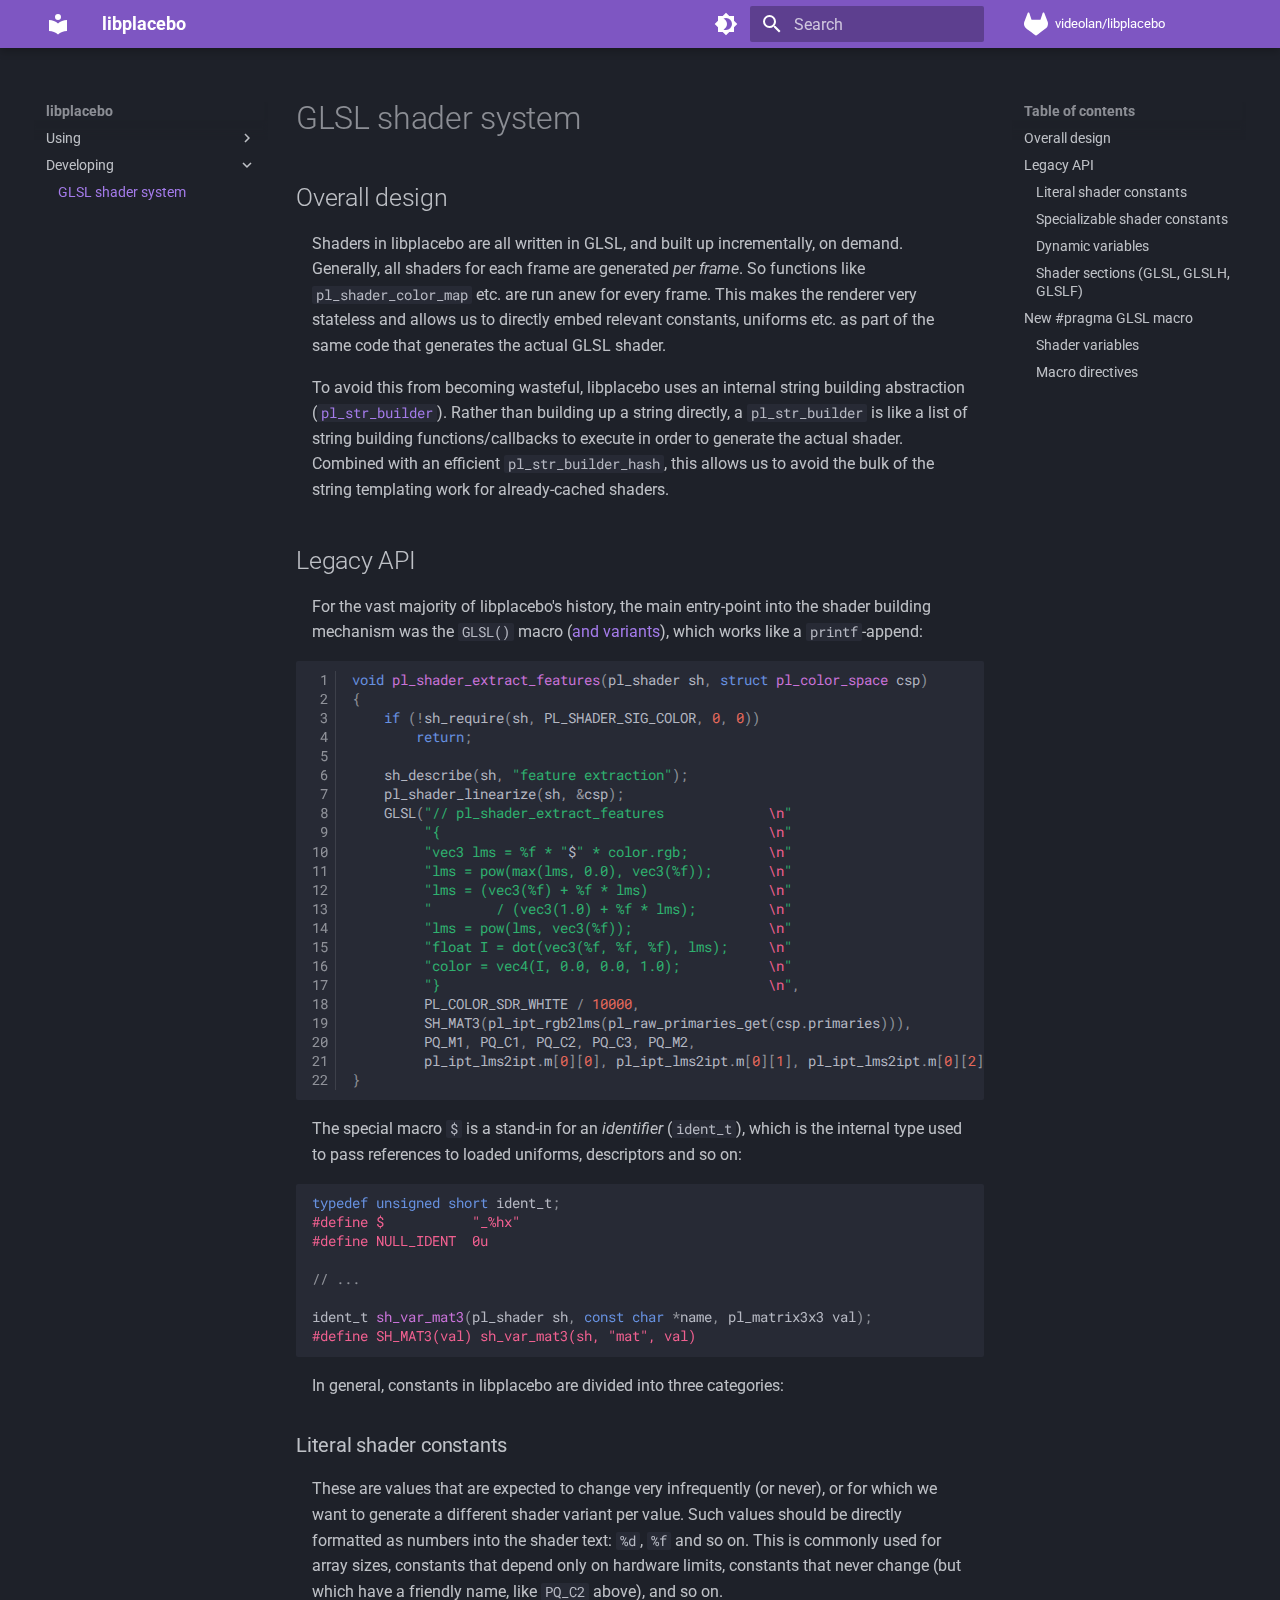
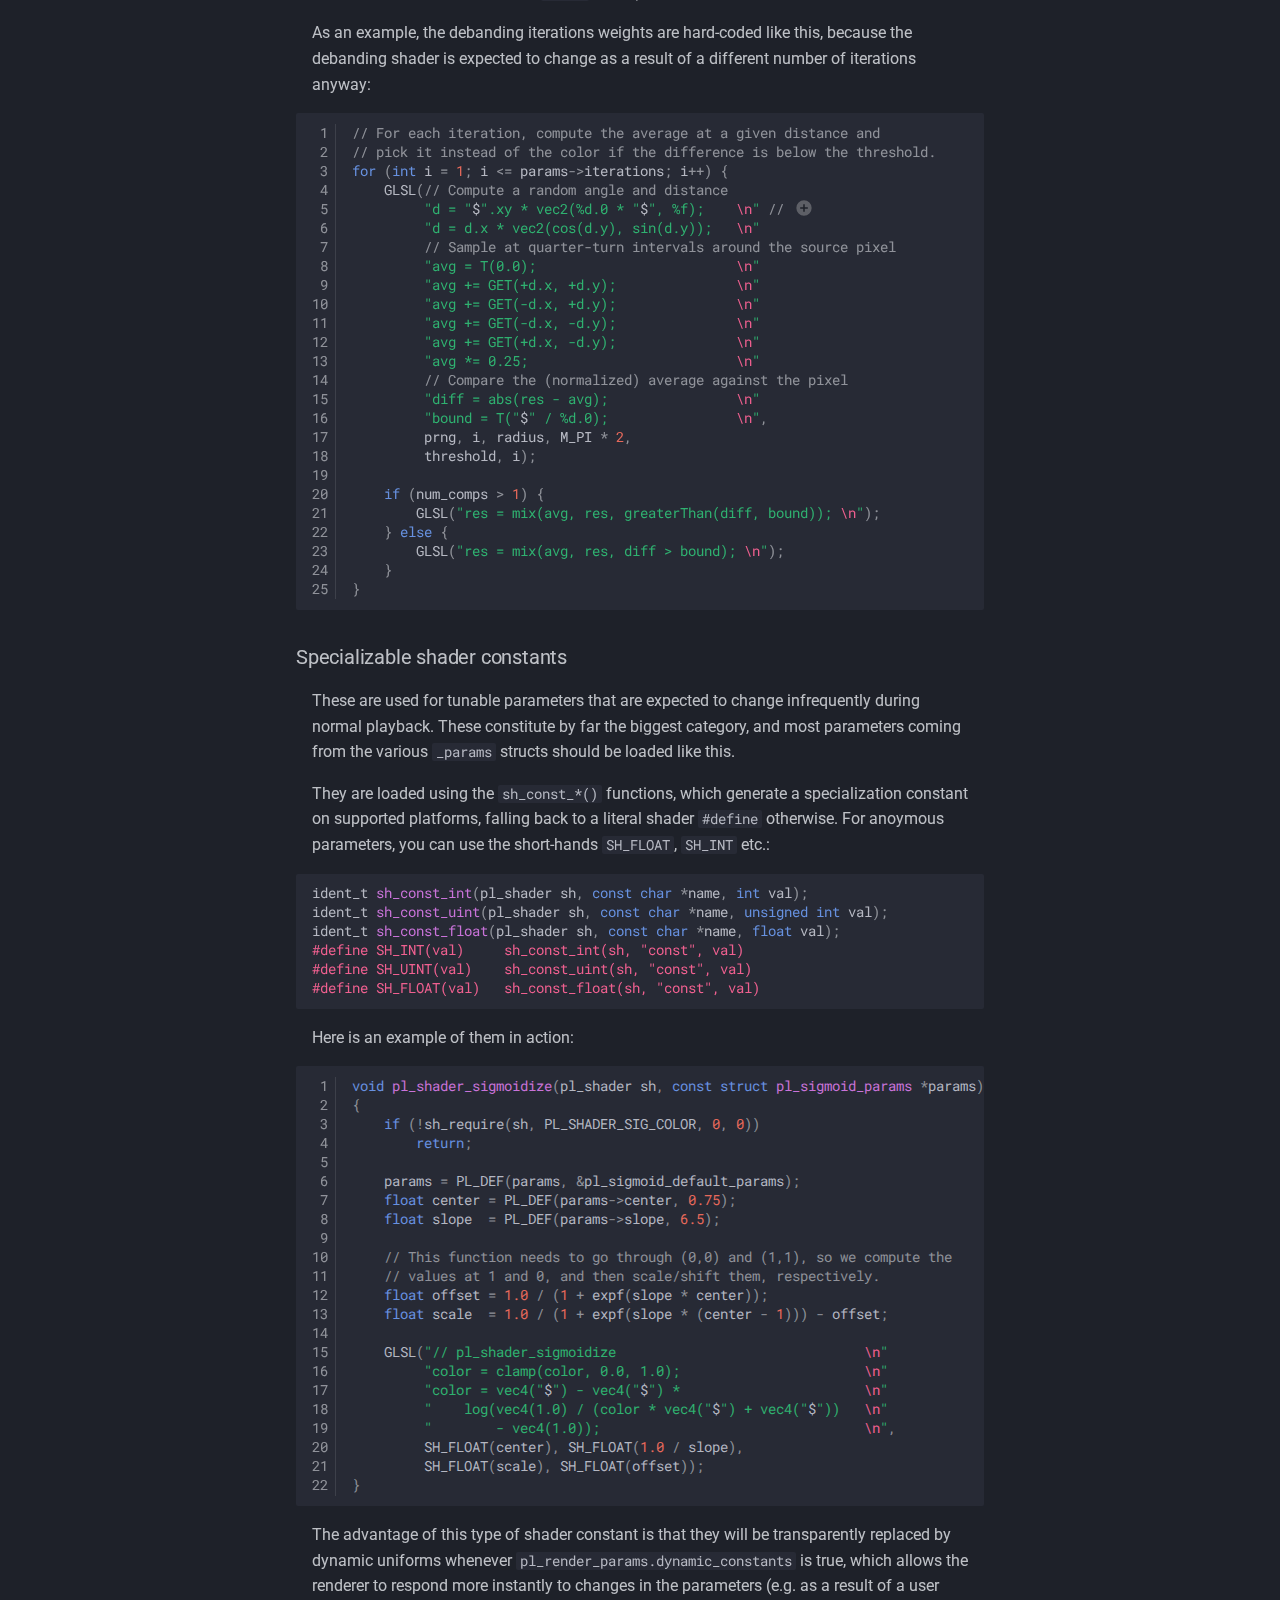
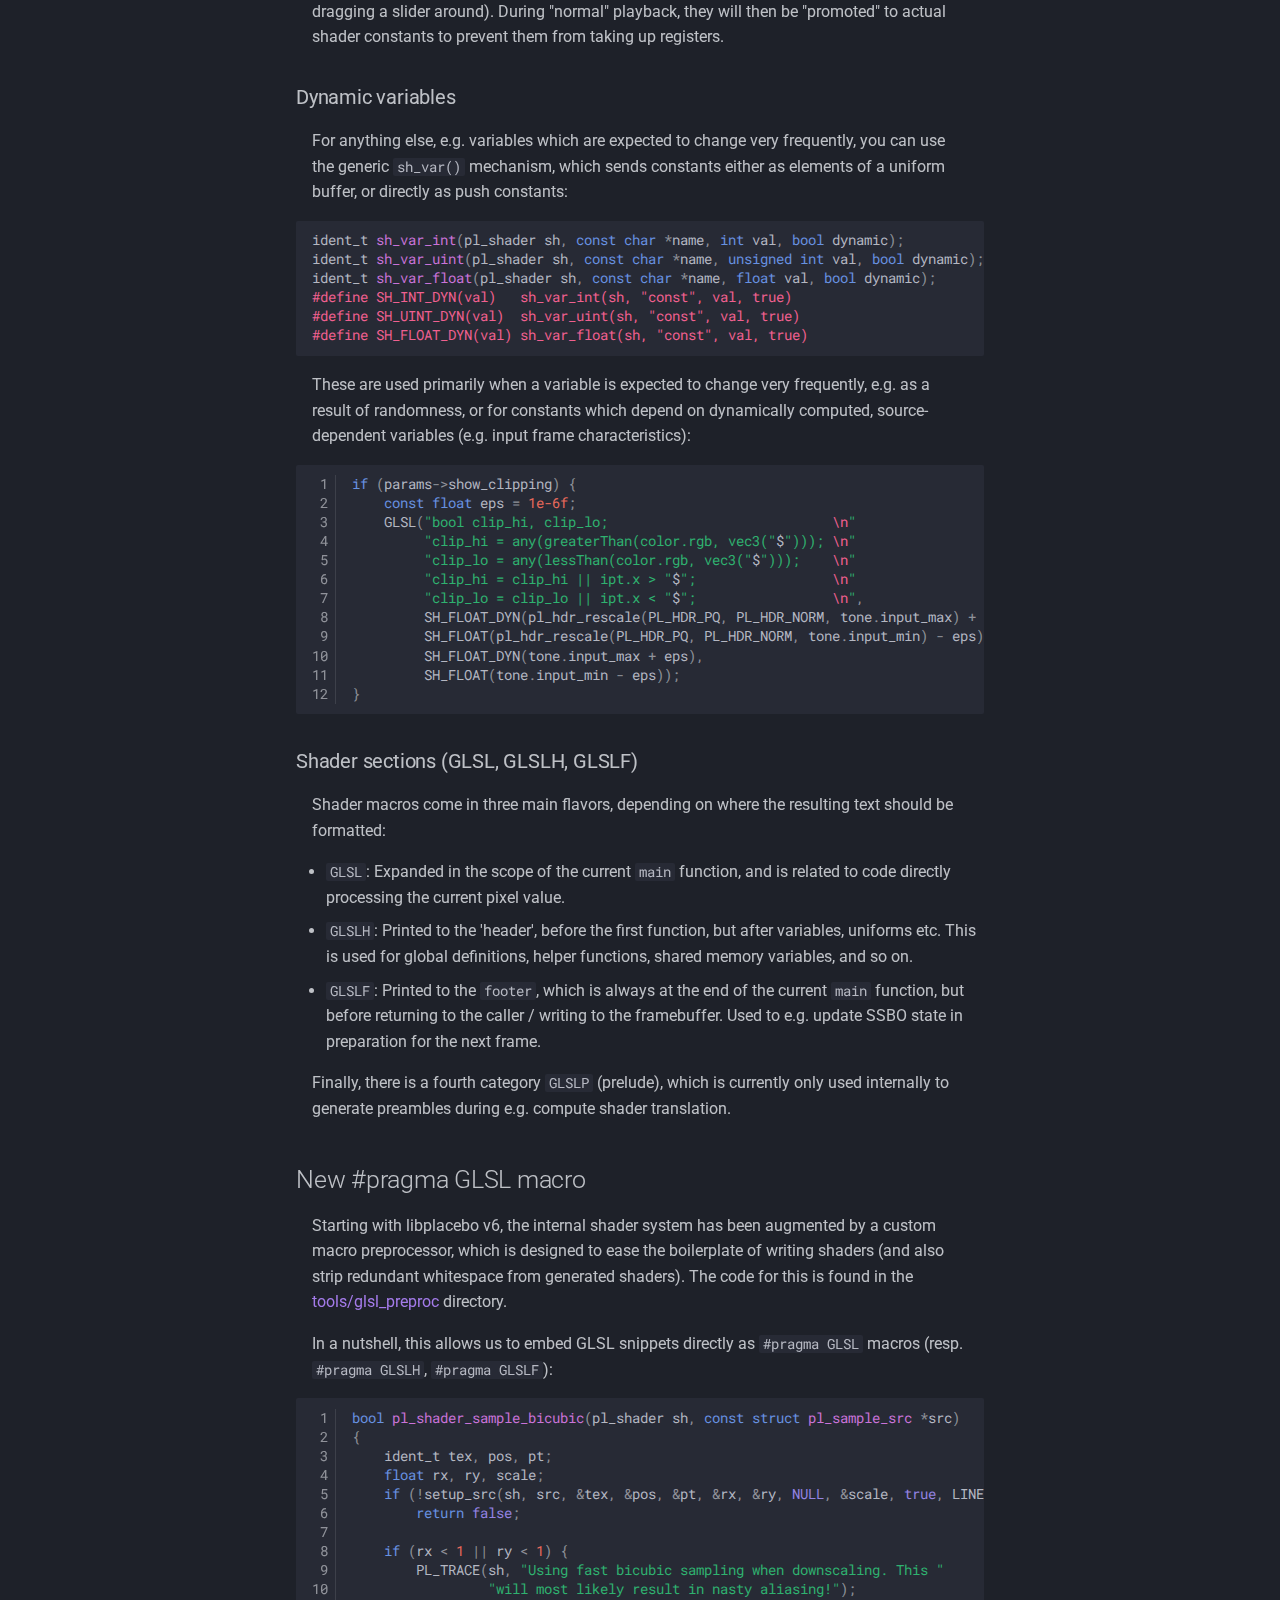
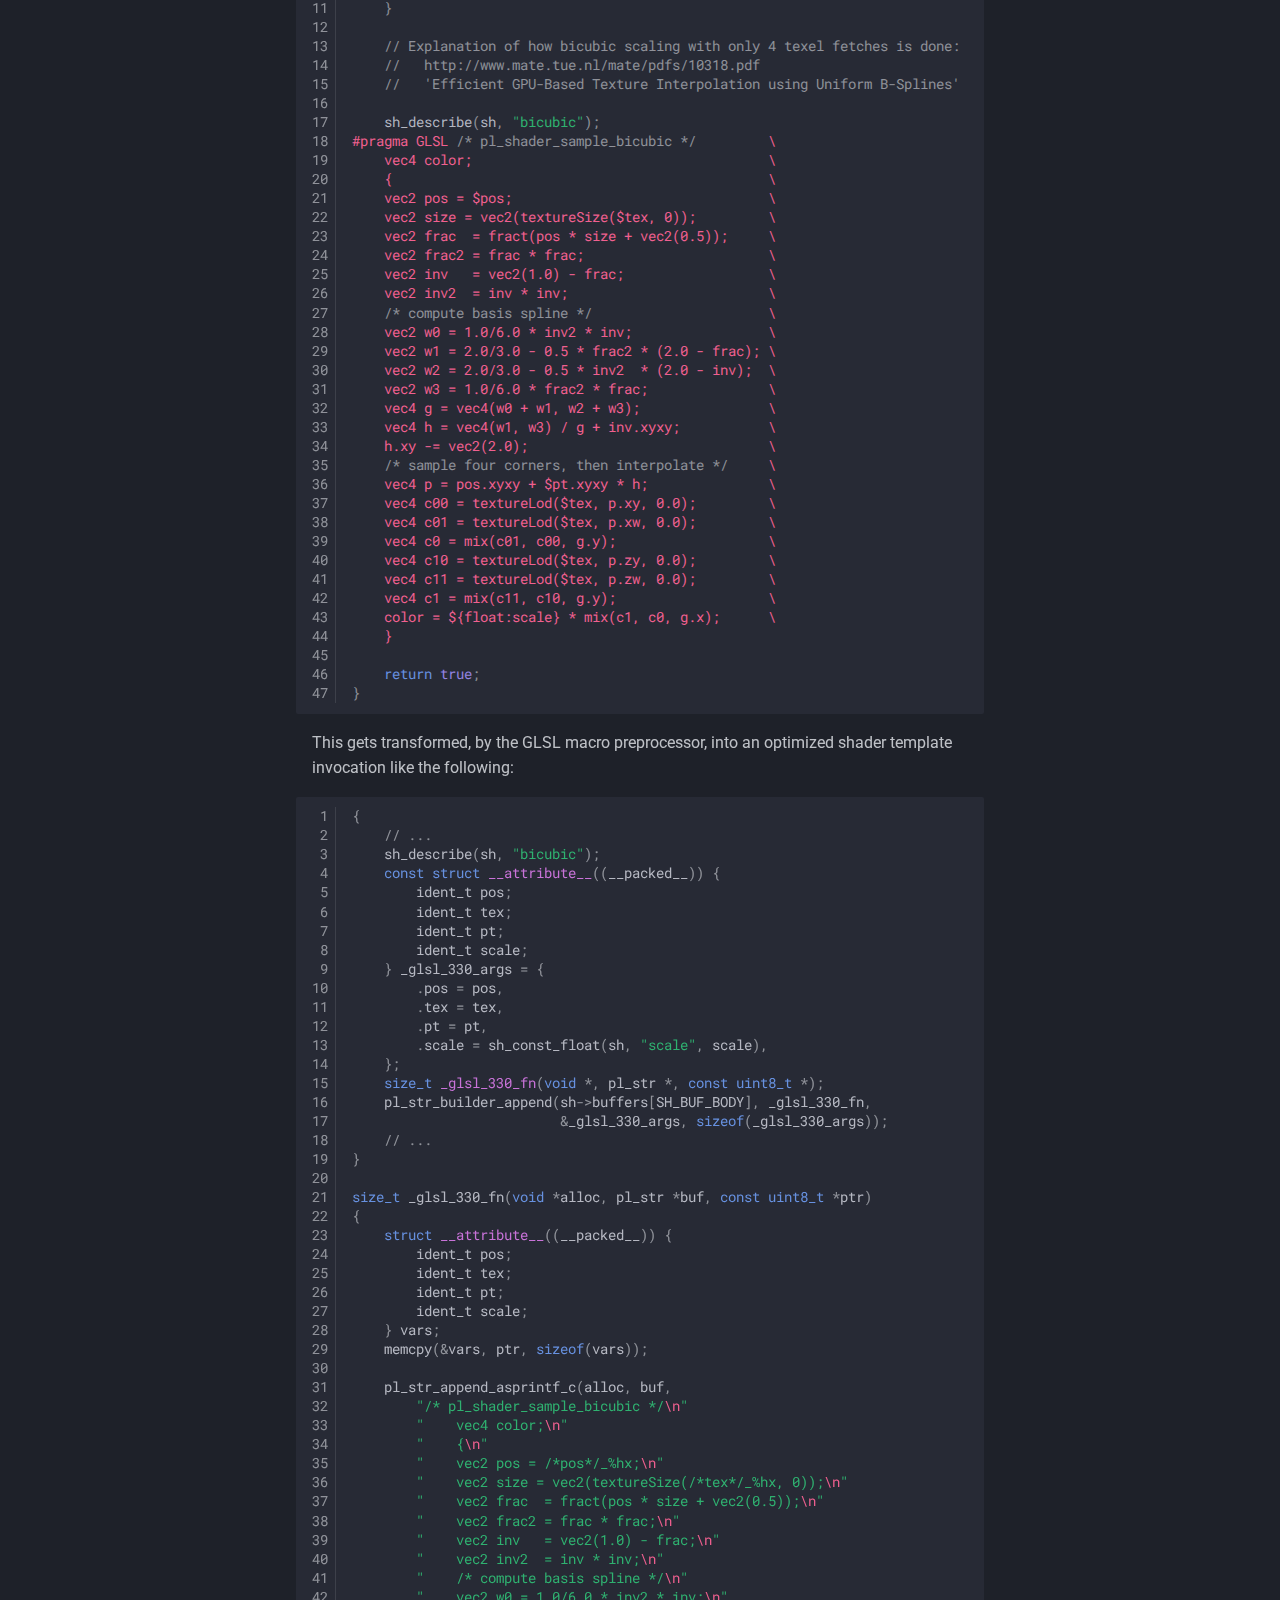
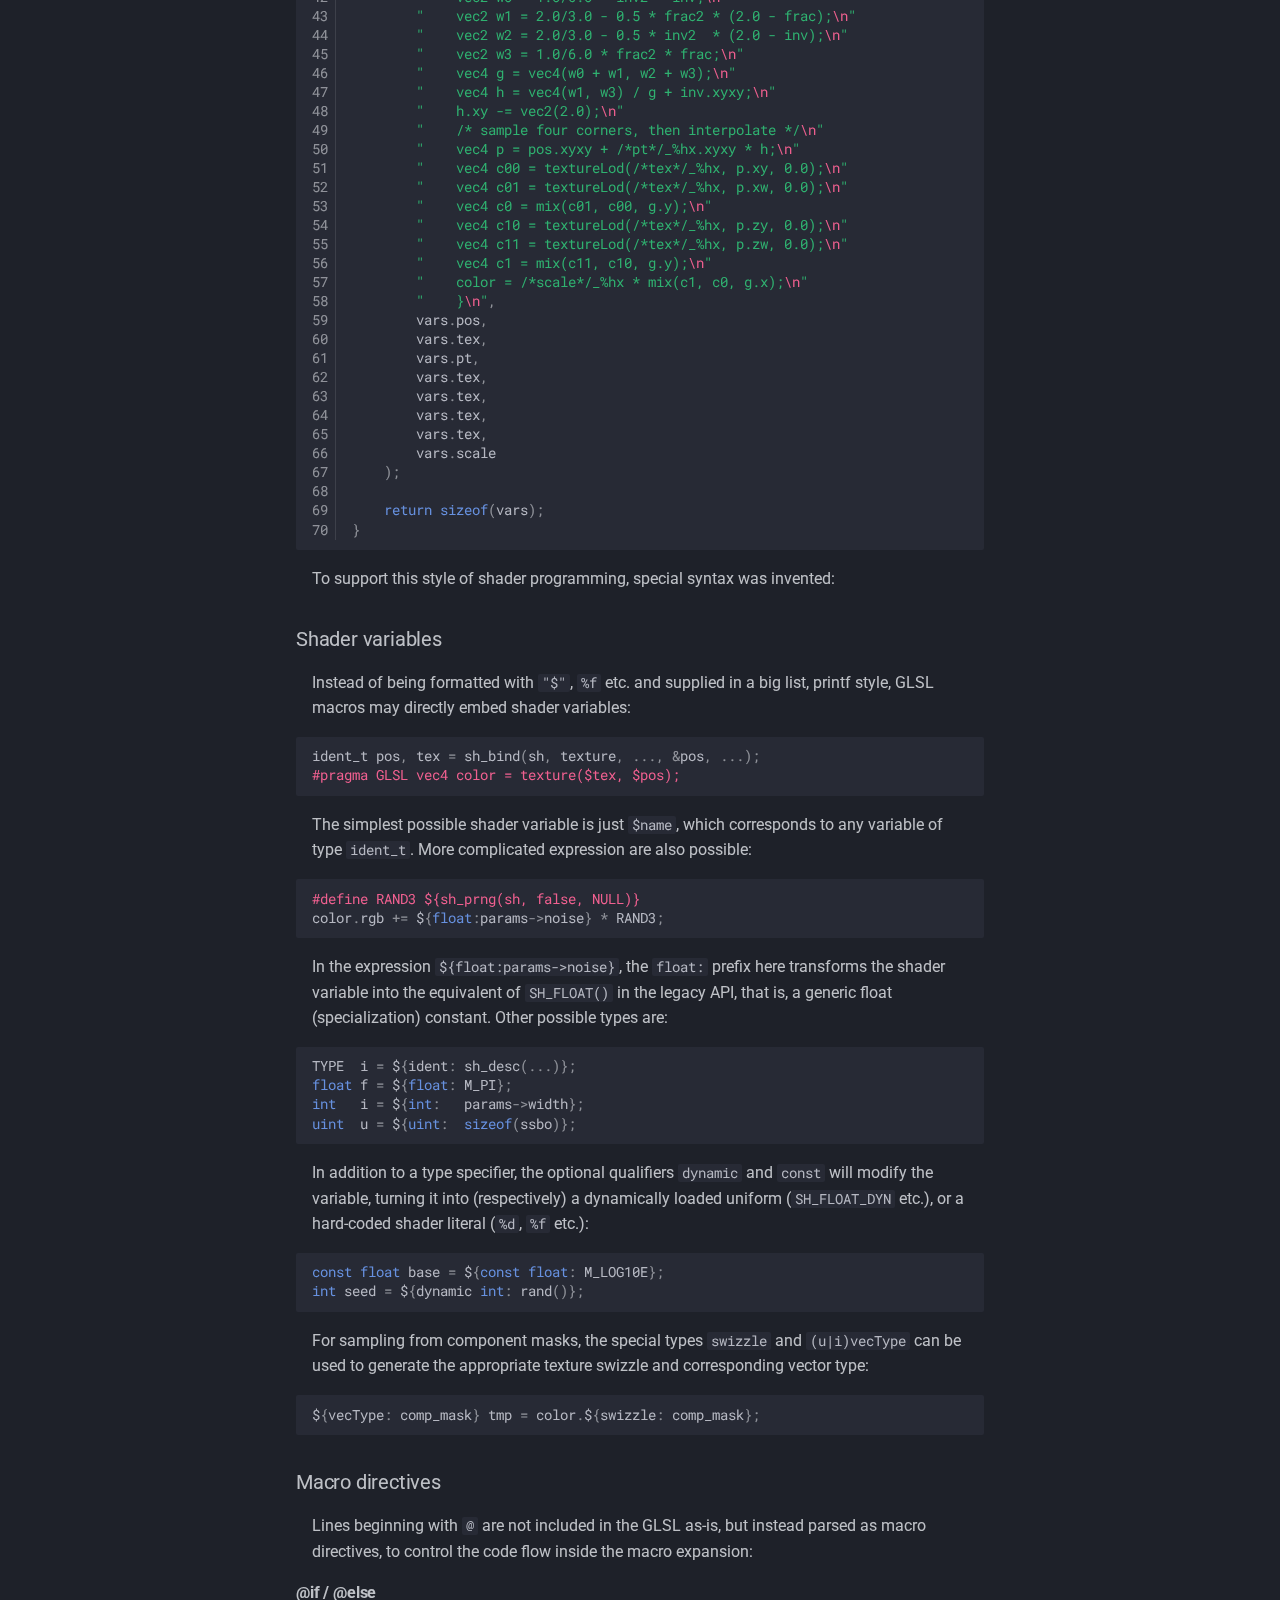
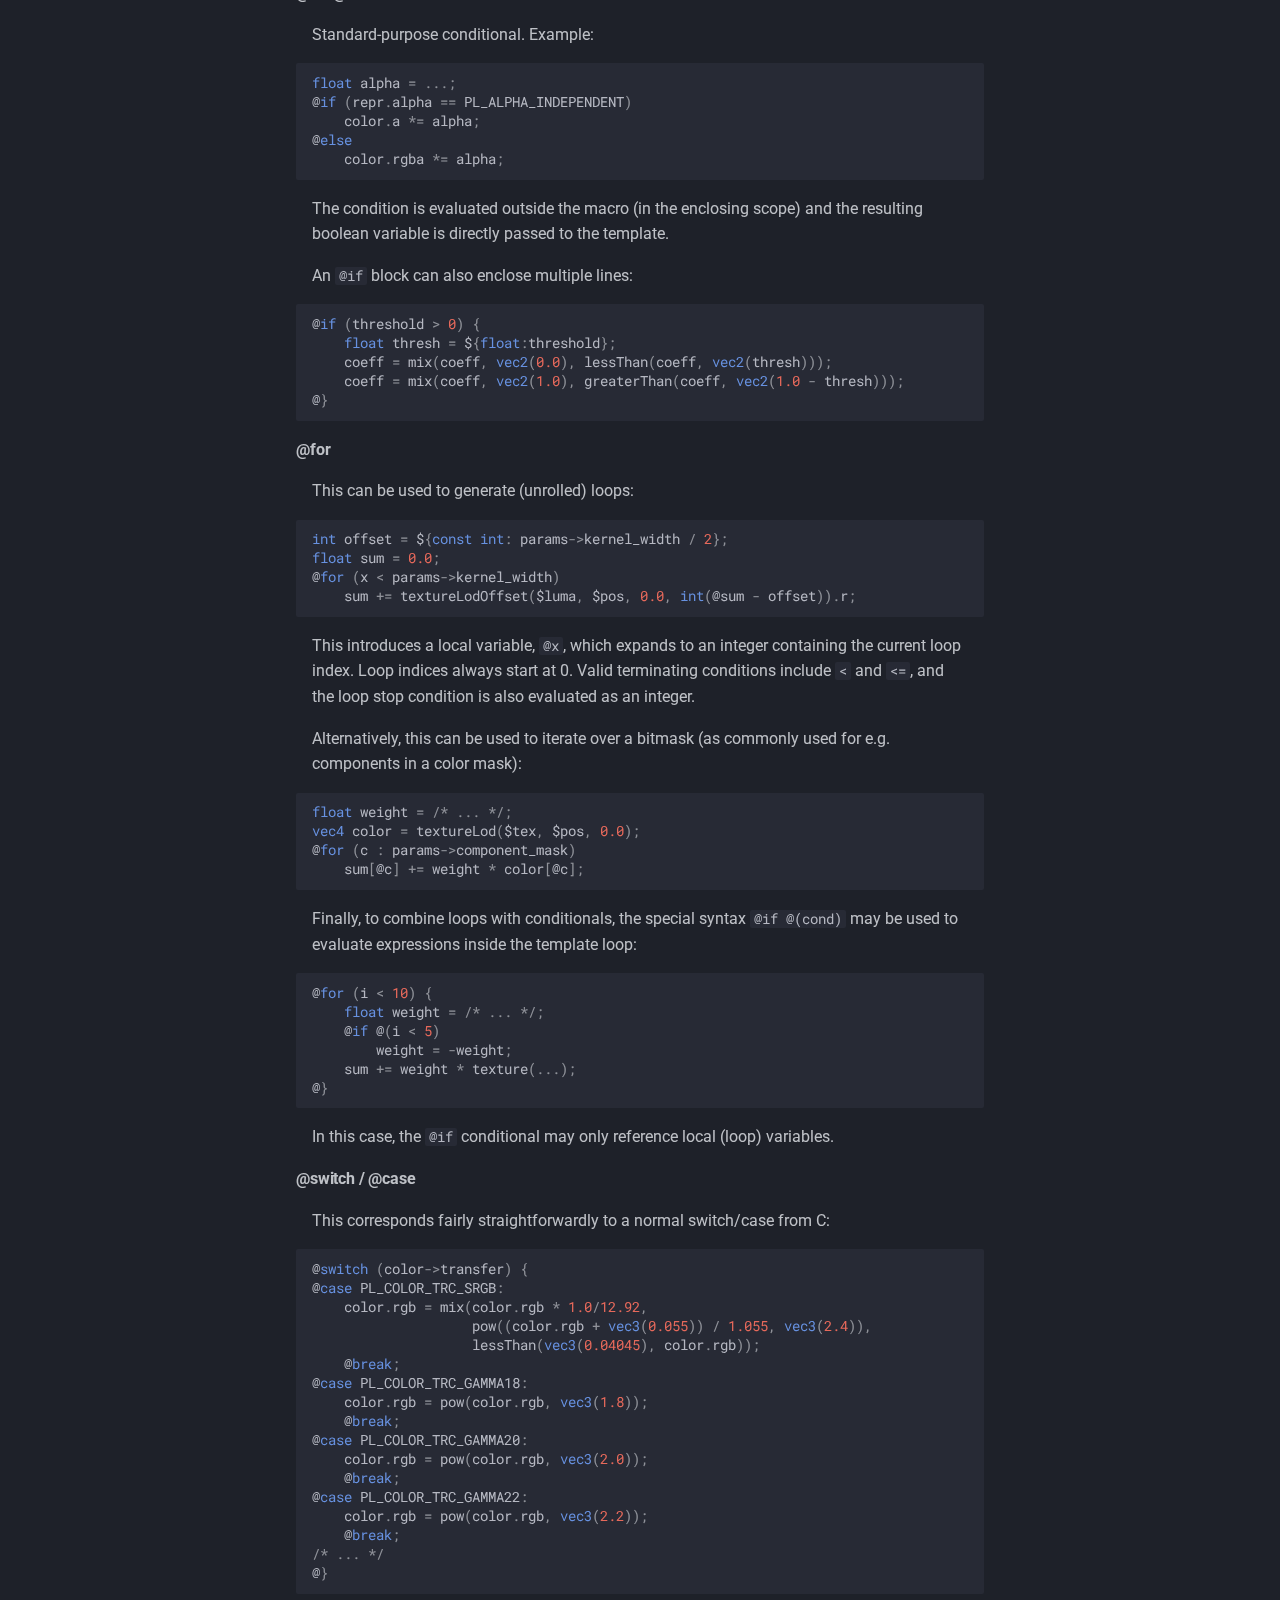
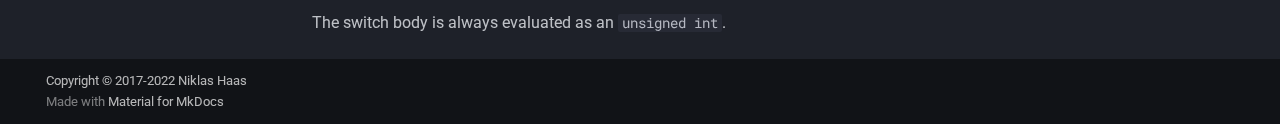
<file: glsl/index.html>
<!doctype html>
<html lang="en" class="no-js">
  <head>
    
      <meta charset="utf-8">
      <meta name="viewport" content="width=device-width,initial-scale=1">
      
      
      
        <link rel="canonical" href="https://libplacebo.org/glsl/">
      
      
        <link rel="prev" href="../options/">
      
      
      
      <link rel="icon" href="../assets/images/favicon.png">
      <meta name="generator" content="mkdocs-1.6.1, mkdocs-material-9.6.11">
    
    
      
        <title>GLSL shader system - libplacebo</title>
      
    
    
      <link rel="stylesheet" href="../assets/stylesheets/main.4af4bdda.min.css">
      
        
        <link rel="stylesheet" href="../assets/stylesheets/palette.06af60db.min.css">
      
      


    
    
      
    
    
      
        
        
        <link rel="preconnect" href="https://fonts.gstatic.com" crossorigin>
        <link rel="stylesheet" href="https://fonts.googleapis.com/css?family=Roboto:300,300i,400,400i,700,700i%7CRoboto+Mono:400,400i,700,700i&display=fallback">
        <style>:root{--md-text-font:"Roboto";--md-code-font:"Roboto Mono"}</style>
      
    
    
      <link rel="stylesheet" href="../style.css">
    
    <script>__md_scope=new URL("..",location),__md_hash=e=>[...e].reduce(((e,_)=>(e<<5)-e+_.charCodeAt(0)),0),__md_get=(e,_=localStorage,t=__md_scope)=>JSON.parse(_.getItem(t.pathname+"."+e)),__md_set=(e,_,t=localStorage,a=__md_scope)=>{try{t.setItem(a.pathname+"."+e,JSON.stringify(_))}catch(e){}}</script>
    
      

    
    
    
  </head>
  
  
    
    
      
    
    
    
    
    <body dir="ltr" data-md-color-scheme="slate" data-md-color-primary="deep-purple" data-md-color-accent="deep-purple">
  
    
    <input class="md-toggle" data-md-toggle="drawer" type="checkbox" id="__drawer" autocomplete="off">
    <input class="md-toggle" data-md-toggle="search" type="checkbox" id="__search" autocomplete="off">
    <label class="md-overlay" for="__drawer"></label>
    <div data-md-component="skip">
      
        
        <a href="#glsl-shader-system" class="md-skip">
          Skip to content
        </a>
      
    </div>
    <div data-md-component="announce">
      
    </div>
    
    
      

  

<header class="md-header md-header--shadow" data-md-component="header">
  <nav class="md-header__inner md-grid" aria-label="Header">
    <a href=".." title="libplacebo" class="md-header__button md-logo" aria-label="libplacebo" data-md-component="logo">
      
  
  <svg xmlns="http://www.w3.org/2000/svg" viewBox="0 0 24 24"><path d="M12 8a3 3 0 0 0 3-3 3 3 0 0 0-3-3 3 3 0 0 0-3 3 3 3 0 0 0 3 3m0 3.54C9.64 9.35 6.5 8 3 8v11c3.5 0 6.64 1.35 9 3.54 2.36-2.19 5.5-3.54 9-3.54V8c-3.5 0-6.64 1.35-9 3.54"/></svg>

    </a>
    <label class="md-header__button md-icon" for="__drawer">
      
      <svg xmlns="http://www.w3.org/2000/svg" viewBox="0 0 24 24"><path d="M3 6h18v2H3zm0 5h18v2H3zm0 5h18v2H3z"/></svg>
    </label>
    <div class="md-header__title" data-md-component="header-title">
      <div class="md-header__ellipsis">
        <div class="md-header__topic">
          <span class="md-ellipsis">
            libplacebo
          </span>
        </div>
        <div class="md-header__topic" data-md-component="header-topic">
          <span class="md-ellipsis">
            
              GLSL shader system
            
          </span>
        </div>
      </div>
    </div>
    
      
        <form class="md-header__option" data-md-component="palette">
  
    
    
    
    <input class="md-option" data-md-color-media="" data-md-color-scheme="slate" data-md-color-primary="deep-purple" data-md-color-accent="deep-purple"  aria-label="Switch to light mode"  type="radio" name="__palette" id="__palette_0">
    
      <label class="md-header__button md-icon" title="Switch to light mode" for="__palette_1" hidden>
        <svg xmlns="http://www.w3.org/2000/svg" viewBox="0 0 24 24"><path d="M12 18c-.89 0-1.74-.2-2.5-.55C11.56 16.5 13 14.42 13 12s-1.44-4.5-3.5-5.45C10.26 6.2 11.11 6 12 6a6 6 0 0 1 6 6 6 6 0 0 1-6 6m8-9.31V4h-4.69L12 .69 8.69 4H4v4.69L.69 12 4 15.31V20h4.69L12 23.31 15.31 20H20v-4.69L23.31 12z"/></svg>
      </label>
    
  
    
    
    
    <input class="md-option" data-md-color-media="" data-md-color-scheme="default" data-md-color-primary="purple" data-md-color-accent="purple"  aria-label="Switch to dark mode"  type="radio" name="__palette" id="__palette_1">
    
      <label class="md-header__button md-icon" title="Switch to dark mode" for="__palette_0" hidden>
        <svg xmlns="http://www.w3.org/2000/svg" viewBox="0 0 24 24"><path d="M12 8a4 4 0 0 0-4 4 4 4 0 0 0 4 4 4 4 0 0 0 4-4 4 4 0 0 0-4-4m0 10a6 6 0 0 1-6-6 6 6 0 0 1 6-6 6 6 0 0 1 6 6 6 6 0 0 1-6 6m8-9.31V4h-4.69L12 .69 8.69 4H4v4.69L.69 12 4 15.31V20h4.69L12 23.31 15.31 20H20v-4.69L23.31 12z"/></svg>
      </label>
    
  
</form>
      
    
    
      <script>var palette=__md_get("__palette");if(palette&&palette.color){if("(prefers-color-scheme)"===palette.color.media){var media=matchMedia("(prefers-color-scheme: light)"),input=document.querySelector(media.matches?"[data-md-color-media='(prefers-color-scheme: light)']":"[data-md-color-media='(prefers-color-scheme: dark)']");palette.color.media=input.getAttribute("data-md-color-media"),palette.color.scheme=input.getAttribute("data-md-color-scheme"),palette.color.primary=input.getAttribute("data-md-color-primary"),palette.color.accent=input.getAttribute("data-md-color-accent")}for(var[key,value]of Object.entries(palette.color))document.body.setAttribute("data-md-color-"+key,value)}</script>
    
    
    
      
      
        <label class="md-header__button md-icon" for="__search">
          
          <svg xmlns="http://www.w3.org/2000/svg" viewBox="0 0 24 24"><path d="M9.5 3A6.5 6.5 0 0 1 16 9.5c0 1.61-.59 3.09-1.56 4.23l.27.27h.79l5 5-1.5 1.5-5-5v-.79l-.27-.27A6.52 6.52 0 0 1 9.5 16 6.5 6.5 0 0 1 3 9.5 6.5 6.5 0 0 1 9.5 3m0 2C7 5 5 7 5 9.5S7 14 9.5 14 14 12 14 9.5 12 5 9.5 5"/></svg>
        </label>
        <div class="md-search" data-md-component="search" role="dialog">
  <label class="md-search__overlay" for="__search"></label>
  <div class="md-search__inner" role="search">
    <form class="md-search__form" name="search">
      <input type="text" class="md-search__input" name="query" aria-label="Search" placeholder="Search" autocapitalize="off" autocorrect="off" autocomplete="off" spellcheck="false" data-md-component="search-query" required>
      <label class="md-search__icon md-icon" for="__search">
        
        <svg xmlns="http://www.w3.org/2000/svg" viewBox="0 0 24 24"><path d="M9.5 3A6.5 6.5 0 0 1 16 9.5c0 1.61-.59 3.09-1.56 4.23l.27.27h.79l5 5-1.5 1.5-5-5v-.79l-.27-.27A6.52 6.52 0 0 1 9.5 16 6.5 6.5 0 0 1 3 9.5 6.5 6.5 0 0 1 9.5 3m0 2C7 5 5 7 5 9.5S7 14 9.5 14 14 12 14 9.5 12 5 9.5 5"/></svg>
        
        <svg xmlns="http://www.w3.org/2000/svg" viewBox="0 0 24 24"><path d="M20 11v2H8l5.5 5.5-1.42 1.42L4.16 12l7.92-7.92L13.5 5.5 8 11z"/></svg>
      </label>
      <nav class="md-search__options" aria-label="Search">
        
        <button type="reset" class="md-search__icon md-icon" title="Clear" aria-label="Clear" tabindex="-1">
          
          <svg xmlns="http://www.w3.org/2000/svg" viewBox="0 0 24 24"><path d="M19 6.41 17.59 5 12 10.59 6.41 5 5 6.41 10.59 12 5 17.59 6.41 19 12 13.41 17.59 19 19 17.59 13.41 12z"/></svg>
        </button>
      </nav>
      
    </form>
    <div class="md-search__output">
      <div class="md-search__scrollwrap" tabindex="0" data-md-scrollfix>
        <div class="md-search-result" data-md-component="search-result">
          <div class="md-search-result__meta">
            Initializing search
          </div>
          <ol class="md-search-result__list" role="presentation"></ol>
        </div>
      </div>
    </div>
  </div>
</div>
      
    
    
      <div class="md-header__source">
        <a href="https://code.videolan.org/videolan/libplacebo" title="Go to repository" class="md-source" data-md-component="source">
  <div class="md-source__icon md-icon">
    
    <svg xmlns="http://www.w3.org/2000/svg" viewBox="0 0 512 512"><!--! Font Awesome Free 6.7.2 by @fontawesome - https://fontawesome.com License - https://fontawesome.com/license/free (Icons: CC BY 4.0, Fonts: SIL OFL 1.1, Code: MIT License) Copyright 2024 Fonticons, Inc.--><path d="m503.5 204.6-.7-1.8-69.7-181.78c-1.4-3.57-3.9-6.59-7.2-8.64-2.4-1.55-5.1-2.515-8-2.81s-5.7.083-8.4 1.11c-2.7 1.02-5.1 2.66-7.1 4.78-1.9 2.12-3.3 4.67-4.1 7.44l-47 144H160.8l-47.1-144c-.8-2.77-2.2-5.31-4.1-7.43-2-2.12-4.4-3.75-7.1-4.77a18.1 18.1 0 0 0-8.38-1.113 18.4 18.4 0 0 0-8.04 2.793 18.1 18.1 0 0 0-7.16 8.64L9.267 202.8l-.724 1.8a129.57 129.57 0 0 0-3.52 82c7.747 26.9 24.047 50.7 46.447 67.6l.27.2.59.4 105.97 79.5 52.6 39.7 32 24.2c3.7 1.9 8.3 4.3 13 4.3s9.3-2.4 13-4.3l32-24.2 52.6-39.7 106.7-79.9.3-.3c22.4-16.9 38.7-40.6 45.6-67.5 8.6-27 7.4-55.8-2.6-82"/></svg>
  </div>
  <div class="md-source__repository">
    videolan/libplacebo
  </div>
</a>
      </div>
    
  </nav>
  
</header>
    
    <div class="md-container" data-md-component="container">
      
      
        
          
        
      
      <main class="md-main" data-md-component="main">
        <div class="md-main__inner md-grid">
          
            
              
              <div class="md-sidebar md-sidebar--primary" data-md-component="sidebar" data-md-type="navigation" >
                <div class="md-sidebar__scrollwrap">
                  <div class="md-sidebar__inner">
                    



<nav class="md-nav md-nav--primary" aria-label="Navigation" data-md-level="0">
  <label class="md-nav__title" for="__drawer">
    <a href=".." title="libplacebo" class="md-nav__button md-logo" aria-label="libplacebo" data-md-component="logo">
      
  
  <svg xmlns="http://www.w3.org/2000/svg" viewBox="0 0 24 24"><path d="M12 8a3 3 0 0 0 3-3 3 3 0 0 0-3-3 3 3 0 0 0-3 3 3 3 0 0 0 3 3m0 3.54C9.64 9.35 6.5 8 3 8v11c3.5 0 6.64 1.35 9 3.54 2.36-2.19 5.5-3.54 9-3.54V8c-3.5 0-6.64 1.35-9 3.54"/></svg>

    </a>
    libplacebo
  </label>
  
    <div class="md-nav__source">
      <a href="https://code.videolan.org/videolan/libplacebo" title="Go to repository" class="md-source" data-md-component="source">
  <div class="md-source__icon md-icon">
    
    <svg xmlns="http://www.w3.org/2000/svg" viewBox="0 0 512 512"><!--! Font Awesome Free 6.7.2 by @fontawesome - https://fontawesome.com License - https://fontawesome.com/license/free (Icons: CC BY 4.0, Fonts: SIL OFL 1.1, Code: MIT License) Copyright 2024 Fonticons, Inc.--><path d="m503.5 204.6-.7-1.8-69.7-181.78c-1.4-3.57-3.9-6.59-7.2-8.64-2.4-1.55-5.1-2.515-8-2.81s-5.7.083-8.4 1.11c-2.7 1.02-5.1 2.66-7.1 4.78-1.9 2.12-3.3 4.67-4.1 7.44l-47 144H160.8l-47.1-144c-.8-2.77-2.2-5.31-4.1-7.43-2-2.12-4.4-3.75-7.1-4.77a18.1 18.1 0 0 0-8.38-1.113 18.4 18.4 0 0 0-8.04 2.793 18.1 18.1 0 0 0-7.16 8.64L9.267 202.8l-.724 1.8a129.57 129.57 0 0 0-3.52 82c7.747 26.9 24.047 50.7 46.447 67.6l.27.2.59.4 105.97 79.5 52.6 39.7 32 24.2c3.7 1.9 8.3 4.3 13 4.3s9.3-2.4 13-4.3l32-24.2 52.6-39.7 106.7-79.9.3-.3c22.4-16.9 38.7-40.6 45.6-67.5 8.6-27 7.4-55.8-2.6-82"/></svg>
  </div>
  <div class="md-source__repository">
    videolan/libplacebo
  </div>
</a>
    </div>
  
  <ul class="md-nav__list" data-md-scrollfix>
    
      
      
  
  
  
  
    
    
    
    
    
    <li class="md-nav__item md-nav__item--nested">
      
        
        
        <input class="md-nav__toggle md-toggle " type="checkbox" id="__nav_1" >
        
          
          <label class="md-nav__link" for="__nav_1" id="__nav_1_label" tabindex="0">
            
  
  
  <span class="md-ellipsis">
    Using
    
  </span>
  

            <span class="md-nav__icon md-icon"></span>
          </label>
        
        <nav class="md-nav" data-md-level="1" aria-labelledby="__nav_1_label" aria-expanded="false">
          <label class="md-nav__title" for="__nav_1">
            <span class="md-nav__icon md-icon"></span>
            Using
          </label>
          <ul class="md-nav__list" data-md-scrollfix>
            
              
                
  
  
  
  
    <li class="md-nav__item">
      <a href=".." class="md-nav__link">
        
  
  
  <span class="md-ellipsis">
    Introduction
    
  </span>
  

      </a>
    </li>
  

              
            
              
                
  
  
  
  
    <li class="md-nav__item">
      <a href="../basic-rendering/" class="md-nav__link">
        
  
  
  <span class="md-ellipsis">
    Basic windowing / output example
    
  </span>
  

      </a>
    </li>
  

              
            
              
                
  
  
  
  
    <li class="md-nav__item">
      <a href="../renderer/" class="md-nav__link">
        
  
  
  <span class="md-ellipsis">
    Rendering content: pl_frame, pl_renderer, and pl_queue
    
  </span>
  

      </a>
    </li>
  

              
            
              
                
  
  
  
  
    <li class="md-nav__item">
      <a href="../custom-shaders/" class="md-nav__link">
        
  
  
  <span class="md-ellipsis">
    Custom Shaders (mpv .hook syntax)
    
  </span>
  

      </a>
    </li>
  

              
            
              
                
  
  
  
  
    <li class="md-nav__item">
      <a href="../options/" class="md-nav__link">
        
  
  
  <span class="md-ellipsis">
    Options
    
  </span>
  

      </a>
    </li>
  

              
            
          </ul>
        </nav>
      
    </li>
  

    
      
      
  
  
    
  
  
  
    
    
    
    
    
    <li class="md-nav__item md-nav__item--active md-nav__item--nested">
      
        
        
        <input class="md-nav__toggle md-toggle " type="checkbox" id="__nav_2" checked>
        
          
          <label class="md-nav__link" for="__nav_2" id="__nav_2_label" tabindex="0">
            
  
  
  <span class="md-ellipsis">
    Developing
    
  </span>
  

            <span class="md-nav__icon md-icon"></span>
          </label>
        
        <nav class="md-nav" data-md-level="1" aria-labelledby="__nav_2_label" aria-expanded="true">
          <label class="md-nav__title" for="__nav_2">
            <span class="md-nav__icon md-icon"></span>
            Developing
          </label>
          <ul class="md-nav__list" data-md-scrollfix>
            
              
                
  
  
    
  
  
  
    <li class="md-nav__item md-nav__item--active">
      
      <input class="md-nav__toggle md-toggle" type="checkbox" id="__toc">
      
      
        
      
      
        <label class="md-nav__link md-nav__link--active" for="__toc">
          
  
  
  <span class="md-ellipsis">
    GLSL shader system
    
  </span>
  

          <span class="md-nav__icon md-icon"></span>
        </label>
      
      <a href="./" class="md-nav__link md-nav__link--active">
        
  
  
  <span class="md-ellipsis">
    GLSL shader system
    
  </span>
  

      </a>
      
        

<nav class="md-nav md-nav--secondary" aria-label="Table of contents">
  
  
  
    
  
  
    <label class="md-nav__title" for="__toc">
      <span class="md-nav__icon md-icon"></span>
      Table of contents
    </label>
    <ul class="md-nav__list" data-md-component="toc" data-md-scrollfix>
      
        <li class="md-nav__item">
  <a href="#overall-design" class="md-nav__link">
    <span class="md-ellipsis">
      Overall design
    </span>
  </a>
  
</li>
      
        <li class="md-nav__item">
  <a href="#legacy-api" class="md-nav__link">
    <span class="md-ellipsis">
      Legacy API
    </span>
  </a>
  
    <nav class="md-nav" aria-label="Legacy API">
      <ul class="md-nav__list">
        
          <li class="md-nav__item">
  <a href="#literal-shader-constants" class="md-nav__link">
    <span class="md-ellipsis">
      Literal shader constants
    </span>
  </a>
  
</li>
        
          <li class="md-nav__item">
  <a href="#specializable-shader-constants" class="md-nav__link">
    <span class="md-ellipsis">
      Specializable shader constants
    </span>
  </a>
  
</li>
        
          <li class="md-nav__item">
  <a href="#dynamic-variables" class="md-nav__link">
    <span class="md-ellipsis">
      Dynamic variables
    </span>
  </a>
  
</li>
        
          <li class="md-nav__item">
  <a href="#shader-sections-glsl-glslh-glslf" class="md-nav__link">
    <span class="md-ellipsis">
      Shader sections (GLSL, GLSLH, GLSLF)
    </span>
  </a>
  
</li>
        
      </ul>
    </nav>
  
</li>
      
        <li class="md-nav__item">
  <a href="#new-pragma-glsl-macro" class="md-nav__link">
    <span class="md-ellipsis">
      New #pragma GLSL macro
    </span>
  </a>
  
    <nav class="md-nav" aria-label="New #pragma GLSL macro">
      <ul class="md-nav__list">
        
          <li class="md-nav__item">
  <a href="#shader-variables" class="md-nav__link">
    <span class="md-ellipsis">
      Shader variables
    </span>
  </a>
  
</li>
        
          <li class="md-nav__item">
  <a href="#macro-directives" class="md-nav__link">
    <span class="md-ellipsis">
      Macro directives
    </span>
  </a>
  
</li>
        
      </ul>
    </nav>
  
</li>
      
    </ul>
  
</nav>
      
    </li>
  

              
            
          </ul>
        </nav>
      
    </li>
  

    
  </ul>
</nav>
                  </div>
                </div>
              </div>
            
            
              
              <div class="md-sidebar md-sidebar--secondary" data-md-component="sidebar" data-md-type="toc" >
                <div class="md-sidebar__scrollwrap">
                  <div class="md-sidebar__inner">
                    

<nav class="md-nav md-nav--secondary" aria-label="Table of contents">
  
  
  
    
  
  
    <label class="md-nav__title" for="__toc">
      <span class="md-nav__icon md-icon"></span>
      Table of contents
    </label>
    <ul class="md-nav__list" data-md-component="toc" data-md-scrollfix>
      
        <li class="md-nav__item">
  <a href="#overall-design" class="md-nav__link">
    <span class="md-ellipsis">
      Overall design
    </span>
  </a>
  
</li>
      
        <li class="md-nav__item">
  <a href="#legacy-api" class="md-nav__link">
    <span class="md-ellipsis">
      Legacy API
    </span>
  </a>
  
    <nav class="md-nav" aria-label="Legacy API">
      <ul class="md-nav__list">
        
          <li class="md-nav__item">
  <a href="#literal-shader-constants" class="md-nav__link">
    <span class="md-ellipsis">
      Literal shader constants
    </span>
  </a>
  
</li>
        
          <li class="md-nav__item">
  <a href="#specializable-shader-constants" class="md-nav__link">
    <span class="md-ellipsis">
      Specializable shader constants
    </span>
  </a>
  
</li>
        
          <li class="md-nav__item">
  <a href="#dynamic-variables" class="md-nav__link">
    <span class="md-ellipsis">
      Dynamic variables
    </span>
  </a>
  
</li>
        
          <li class="md-nav__item">
  <a href="#shader-sections-glsl-glslh-glslf" class="md-nav__link">
    <span class="md-ellipsis">
      Shader sections (GLSL, GLSLH, GLSLF)
    </span>
  </a>
  
</li>
        
      </ul>
    </nav>
  
</li>
      
        <li class="md-nav__item">
  <a href="#new-pragma-glsl-macro" class="md-nav__link">
    <span class="md-ellipsis">
      New #pragma GLSL macro
    </span>
  </a>
  
    <nav class="md-nav" aria-label="New #pragma GLSL macro">
      <ul class="md-nav__list">
        
          <li class="md-nav__item">
  <a href="#shader-variables" class="md-nav__link">
    <span class="md-ellipsis">
      Shader variables
    </span>
  </a>
  
</li>
        
          <li class="md-nav__item">
  <a href="#macro-directives" class="md-nav__link">
    <span class="md-ellipsis">
      Macro directives
    </span>
  </a>
  
</li>
        
      </ul>
    </nav>
  
</li>
      
    </ul>
  
</nav>
                  </div>
                </div>
              </div>
            
          
          
            <div class="md-content" data-md-component="content">
              <article class="md-content__inner md-typeset">
                
                  



<h1 id="glsl-shader-system">GLSL shader system</h1>
<h2 id="overall-design">Overall design</h2>
<p>Shaders in libplacebo are all written in GLSL, and built up incrementally, on
demand. Generally, all shaders for each frame are generated <em>per frame</em>. So
functions like <code>pl_shader_color_map</code> etc. are run anew for every frame. This
makes the renderer very stateless and allows us to directly embed relevant
constants, uniforms etc. as part of the same code that generates the actual
GLSL shader.</p>
<p>To avoid this from becoming wasteful, libplacebo uses an internal string
building abstraction
(<a href="https://code.videolan.org/videolan/libplacebo/-/blob/master/src/pl_string.h#L263"><code>pl_str_builder</code></a>).
Rather than building up a string directly, a <code>pl_str_builder</code> is like a list of
string building functions/callbacks to execute in order to generate the actual
shader. Combined with an efficient <code>pl_str_builder_hash</code>, this allows us to
avoid the bulk of the string templating work for already-cached shaders.</p>
<h2 id="legacy-api">Legacy API</h2>
<p>For the vast majority of libplacebo's history, the main entry-point into the
shader building mechanism was the <code>GLSL()</code> macro (<a href="#shader-sections-glsl-glslh-glslf">and
variants</a>), which works like a
<code>printf</code>-append:</p>
<div class="highlight"><table class="highlighttable"><tr><td class="linenos"><div class="linenodiv"><pre><span></span><span class="normal"><a href="#__codelineno-0-1"> 1</a></span>
<span class="normal"><a href="#__codelineno-0-2"> 2</a></span>
<span class="normal"><a href="#__codelineno-0-3"> 3</a></span>
<span class="normal"><a href="#__codelineno-0-4"> 4</a></span>
<span class="normal"><a href="#__codelineno-0-5"> 5</a></span>
<span class="normal"><a href="#__codelineno-0-6"> 6</a></span>
<span class="normal"><a href="#__codelineno-0-7"> 7</a></span>
<span class="normal"><a href="#__codelineno-0-8"> 8</a></span>
<span class="normal"><a href="#__codelineno-0-9"> 9</a></span>
<span class="normal"><a href="#__codelineno-0-10">10</a></span>
<span class="normal"><a href="#__codelineno-0-11">11</a></span>
<span class="normal"><a href="#__codelineno-0-12">12</a></span>
<span class="normal"><a href="#__codelineno-0-13">13</a></span>
<span class="normal"><a href="#__codelineno-0-14">14</a></span>
<span class="normal"><a href="#__codelineno-0-15">15</a></span>
<span class="normal"><a href="#__codelineno-0-16">16</a></span>
<span class="normal"><a href="#__codelineno-0-17">17</a></span>
<span class="normal"><a href="#__codelineno-0-18">18</a></span>
<span class="normal"><a href="#__codelineno-0-19">19</a></span>
<span class="normal"><a href="#__codelineno-0-20">20</a></span>
<span class="normal"><a href="#__codelineno-0-21">21</a></span>
<span class="normal"><a href="#__codelineno-0-22">22</a></span></pre></div></td><td class="code"><div><pre><span></span><code><a id="__codelineno-0-1" name="__codelineno-0-1"></a><span class="kt">void</span><span class="w"> </span><span class="nf">pl_shader_extract_features</span><span class="p">(</span><span class="n">pl_shader</span><span class="w"> </span><span class="n">sh</span><span class="p">,</span><span class="w"> </span><span class="k">struct</span><span class="w"> </span><span class="nc">pl_color_space</span><span class="w"> </span><span class="n">csp</span><span class="p">)</span>
<a id="__codelineno-0-2" name="__codelineno-0-2"></a><span class="p">{</span>
<a id="__codelineno-0-3" name="__codelineno-0-3"></a><span class="w">    </span><span class="k">if</span><span class="w"> </span><span class="p">(</span><span class="o">!</span><span class="n">sh_require</span><span class="p">(</span><span class="n">sh</span><span class="p">,</span><span class="w"> </span><span class="n">PL_SHADER_SIG_COLOR</span><span class="p">,</span><span class="w"> </span><span class="mi">0</span><span class="p">,</span><span class="w"> </span><span class="mi">0</span><span class="p">))</span>
<a id="__codelineno-0-4" name="__codelineno-0-4"></a><span class="w">        </span><span class="k">return</span><span class="p">;</span>
<a id="__codelineno-0-5" name="__codelineno-0-5"></a>
<a id="__codelineno-0-6" name="__codelineno-0-6"></a><span class="w">    </span><span class="n">sh_describe</span><span class="p">(</span><span class="n">sh</span><span class="p">,</span><span class="w"> </span><span class="s">&quot;feature extraction&quot;</span><span class="p">);</span>
<a id="__codelineno-0-7" name="__codelineno-0-7"></a><span class="w">    </span><span class="n">pl_shader_linearize</span><span class="p">(</span><span class="n">sh</span><span class="p">,</span><span class="w"> </span><span class="o">&amp;</span><span class="n">csp</span><span class="p">);</span>
<a id="__codelineno-0-8" name="__codelineno-0-8"></a><span class="w">    </span><span class="n">GLSL</span><span class="p">(</span><span class="s">&quot;// pl_shader_extract_features             </span><span class="se">\n</span><span class="s">&quot;</span>
<a id="__codelineno-0-9" name="__codelineno-0-9"></a><span class="w">         </span><span class="s">&quot;{                                         </span><span class="se">\n</span><span class="s">&quot;</span>
<a id="__codelineno-0-10" name="__codelineno-0-10"></a><span class="w">         </span><span class="s">&quot;vec3 lms = %f * &quot;</span><span class="n">$</span><span class="s">&quot; * color.rgb;          </span><span class="se">\n</span><span class="s">&quot;</span>
<a id="__codelineno-0-11" name="__codelineno-0-11"></a><span class="w">         </span><span class="s">&quot;lms = pow(max(lms, 0.0), vec3(%f));       </span><span class="se">\n</span><span class="s">&quot;</span>
<a id="__codelineno-0-12" name="__codelineno-0-12"></a><span class="w">         </span><span class="s">&quot;lms = (vec3(%f) + %f * lms)               </span><span class="se">\n</span><span class="s">&quot;</span>
<a id="__codelineno-0-13" name="__codelineno-0-13"></a><span class="w">         </span><span class="s">&quot;        / (vec3(1.0) + %f * lms);         </span><span class="se">\n</span><span class="s">&quot;</span>
<a id="__codelineno-0-14" name="__codelineno-0-14"></a><span class="w">         </span><span class="s">&quot;lms = pow(lms, vec3(%f));                 </span><span class="se">\n</span><span class="s">&quot;</span>
<a id="__codelineno-0-15" name="__codelineno-0-15"></a><span class="w">         </span><span class="s">&quot;float I = dot(vec3(%f, %f, %f), lms);     </span><span class="se">\n</span><span class="s">&quot;</span>
<a id="__codelineno-0-16" name="__codelineno-0-16"></a><span class="w">         </span><span class="s">&quot;color = vec4(I, 0.0, 0.0, 1.0);           </span><span class="se">\n</span><span class="s">&quot;</span>
<a id="__codelineno-0-17" name="__codelineno-0-17"></a><span class="w">         </span><span class="s">&quot;}                                         </span><span class="se">\n</span><span class="s">&quot;</span><span class="p">,</span>
<a id="__codelineno-0-18" name="__codelineno-0-18"></a><span class="w">         </span><span class="n">PL_COLOR_SDR_WHITE</span><span class="w"> </span><span class="o">/</span><span class="w"> </span><span class="mi">10000</span><span class="p">,</span>
<a id="__codelineno-0-19" name="__codelineno-0-19"></a><span class="w">         </span><span class="n">SH_MAT3</span><span class="p">(</span><span class="n">pl_ipt_rgb2lms</span><span class="p">(</span><span class="n">pl_raw_primaries_get</span><span class="p">(</span><span class="n">csp</span><span class="p">.</span><span class="n">primaries</span><span class="p">))),</span>
<a id="__codelineno-0-20" name="__codelineno-0-20"></a><span class="w">         </span><span class="n">PQ_M1</span><span class="p">,</span><span class="w"> </span><span class="n">PQ_C1</span><span class="p">,</span><span class="w"> </span><span class="n">PQ_C2</span><span class="p">,</span><span class="w"> </span><span class="n">PQ_C3</span><span class="p">,</span><span class="w"> </span><span class="n">PQ_M2</span><span class="p">,</span>
<a id="__codelineno-0-21" name="__codelineno-0-21"></a><span class="w">         </span><span class="n">pl_ipt_lms2ipt</span><span class="p">.</span><span class="n">m</span><span class="p">[</span><span class="mi">0</span><span class="p">][</span><span class="mi">0</span><span class="p">],</span><span class="w"> </span><span class="n">pl_ipt_lms2ipt</span><span class="p">.</span><span class="n">m</span><span class="p">[</span><span class="mi">0</span><span class="p">][</span><span class="mi">1</span><span class="p">],</span><span class="w"> </span><span class="n">pl_ipt_lms2ipt</span><span class="p">.</span><span class="n">m</span><span class="p">[</span><span class="mi">0</span><span class="p">][</span><span class="mi">2</span><span class="p">]);</span>
<a id="__codelineno-0-22" name="__codelineno-0-22"></a><span class="p">}</span>
</code></pre></div></td></tr></table></div>
<p>The special macro <code>$</code> is a stand-in for an <em>identifier</em> (<code>ident_t</code>), which is
the internal type used to pass references to loaded uniforms, descriptors and
so on:</p>
<div class="highlight"><pre><span></span><code><a id="__codelineno-1-1" name="__codelineno-1-1" href="#__codelineno-1-1"></a><span class="k">typedef</span><span class="w"> </span><span class="kt">unsigned</span><span class="w"> </span><span class="kt">short</span><span class="w"> </span><span class="n">ident_t</span><span class="p">;</span>
<a id="__codelineno-1-2" name="__codelineno-1-2" href="#__codelineno-1-2"></a><span class="cp">#define $           &quot;_%hx&quot;</span>
<a id="__codelineno-1-3" name="__codelineno-1-3" href="#__codelineno-1-3"></a><span class="cp">#define NULL_IDENT  0u</span>
<a id="__codelineno-1-4" name="__codelineno-1-4" href="#__codelineno-1-4"></a>
<a id="__codelineno-1-5" name="__codelineno-1-5" href="#__codelineno-1-5"></a><span class="c1">// ...</span>
<a id="__codelineno-1-6" name="__codelineno-1-6" href="#__codelineno-1-6"></a>
<a id="__codelineno-1-7" name="__codelineno-1-7" href="#__codelineno-1-7"></a><span class="n">ident_t</span><span class="w"> </span><span class="nf">sh_var_mat3</span><span class="p">(</span><span class="n">pl_shader</span><span class="w"> </span><span class="n">sh</span><span class="p">,</span><span class="w"> </span><span class="k">const</span><span class="w"> </span><span class="kt">char</span><span class="w"> </span><span class="o">*</span><span class="n">name</span><span class="p">,</span><span class="w"> </span><span class="n">pl_matrix3x3</span><span class="w"> </span><span class="n">val</span><span class="p">);</span>
<a id="__codelineno-1-8" name="__codelineno-1-8" href="#__codelineno-1-8"></a><span class="cp">#define SH_MAT3(val) sh_var_mat3(sh, &quot;mat&quot;, val)</span>
</code></pre></div>
<p>In general, constants in libplacebo are divided into three categories:</p>
<h3 id="literal-shader-constants">Literal shader constants</h3>
<p>These are values that are expected to change very infrequently (or never), or
for which we want to generate a different shader variant per value. Such values
should be directly formatted as numbers into the shader text: <code>%d</code>, <code>%f</code> and so
on. This is commonly used for array sizes, constants that depend only on
hardware limits, constants that never change (but which have a friendly name,
like <code>PQ_C2</code> above), and so on.</p>
<p>As an example, the debanding iterations weights are hard-coded like this,
because the debanding shader is expected to change as a result of a different
number of iterations anyway:</p>
<div class="highlight"><table class="highlighttable"><tr><td class="linenos"><div class="linenodiv"><pre><span></span><span class="normal"><a href="#__codelineno-2-1"> 1</a></span>
<span class="normal"><a href="#__codelineno-2-2"> 2</a></span>
<span class="normal"><a href="#__codelineno-2-3"> 3</a></span>
<span class="normal"><a href="#__codelineno-2-4"> 4</a></span>
<span class="normal"><a href="#__codelineno-2-5"> 5</a></span>
<span class="normal"><a href="#__codelineno-2-6"> 6</a></span>
<span class="normal"><a href="#__codelineno-2-7"> 7</a></span>
<span class="normal"><a href="#__codelineno-2-8"> 8</a></span>
<span class="normal"><a href="#__codelineno-2-9"> 9</a></span>
<span class="normal"><a href="#__codelineno-2-10">10</a></span>
<span class="normal"><a href="#__codelineno-2-11">11</a></span>
<span class="normal"><a href="#__codelineno-2-12">12</a></span>
<span class="normal"><a href="#__codelineno-2-13">13</a></span>
<span class="normal"><a href="#__codelineno-2-14">14</a></span>
<span class="normal"><a href="#__codelineno-2-15">15</a></span>
<span class="normal"><a href="#__codelineno-2-16">16</a></span>
<span class="normal"><a href="#__codelineno-2-17">17</a></span>
<span class="normal"><a href="#__codelineno-2-18">18</a></span>
<span class="normal"><a href="#__codelineno-2-19">19</a></span>
<span class="normal"><a href="#__codelineno-2-20">20</a></span>
<span class="normal"><a href="#__codelineno-2-21">21</a></span>
<span class="normal"><a href="#__codelineno-2-22">22</a></span>
<span class="normal"><a href="#__codelineno-2-23">23</a></span>
<span class="normal"><a href="#__codelineno-2-24">24</a></span>
<span class="normal"><a href="#__codelineno-2-25">25</a></span></pre></div></td><td class="code"><div><pre><span></span><code><a id="__codelineno-2-1" name="__codelineno-2-1"></a><span class="c1">// For each iteration, compute the average at a given distance and</span>
<a id="__codelineno-2-2" name="__codelineno-2-2"></a><span class="c1">// pick it instead of the color if the difference is below the threshold.</span>
<a id="__codelineno-2-3" name="__codelineno-2-3"></a><span class="k">for</span><span class="w"> </span><span class="p">(</span><span class="kt">int</span><span class="w"> </span><span class="n">i</span><span class="w"> </span><span class="o">=</span><span class="w"> </span><span class="mi">1</span><span class="p">;</span><span class="w"> </span><span class="n">i</span><span class="w"> </span><span class="o">&lt;=</span><span class="w"> </span><span class="n">params</span><span class="o">-&gt;</span><span class="n">iterations</span><span class="p">;</span><span class="w"> </span><span class="n">i</span><span class="o">++</span><span class="p">)</span><span class="w"> </span><span class="p">{</span>
<a id="__codelineno-2-4" name="__codelineno-2-4"></a><span class="w">    </span><span class="n">GLSL</span><span class="p">(</span><span class="c1">// Compute a random angle and distance</span>
<a id="__codelineno-2-5" name="__codelineno-2-5"></a><span class="w">         </span><span class="s">&quot;d = &quot;</span><span class="n">$</span><span class="s">&quot;.xy * vec2(%d.0 * &quot;</span><span class="n">$</span><span class="s">&quot;, %f);    </span><span class="se">\n</span><span class="s">&quot;</span><span class="w"> </span><span class="c1">// (1)</span>
<a id="__codelineno-2-6" name="__codelineno-2-6"></a><span class="w">         </span><span class="s">&quot;d = d.x * vec2(cos(d.y), sin(d.y));   </span><span class="se">\n</span><span class="s">&quot;</span>
<a id="__codelineno-2-7" name="__codelineno-2-7"></a><span class="w">         </span><span class="c1">// Sample at quarter-turn intervals around the source pixel</span>
<a id="__codelineno-2-8" name="__codelineno-2-8"></a><span class="w">         </span><span class="s">&quot;avg = T(0.0);                         </span><span class="se">\n</span><span class="s">&quot;</span>
<a id="__codelineno-2-9" name="__codelineno-2-9"></a><span class="w">         </span><span class="s">&quot;avg += GET(+d.x, +d.y);               </span><span class="se">\n</span><span class="s">&quot;</span>
<a id="__codelineno-2-10" name="__codelineno-2-10"></a><span class="w">         </span><span class="s">&quot;avg += GET(-d.x, +d.y);               </span><span class="se">\n</span><span class="s">&quot;</span>
<a id="__codelineno-2-11" name="__codelineno-2-11"></a><span class="w">         </span><span class="s">&quot;avg += GET(-d.x, -d.y);               </span><span class="se">\n</span><span class="s">&quot;</span>
<a id="__codelineno-2-12" name="__codelineno-2-12"></a><span class="w">         </span><span class="s">&quot;avg += GET(+d.x, -d.y);               </span><span class="se">\n</span><span class="s">&quot;</span>
<a id="__codelineno-2-13" name="__codelineno-2-13"></a><span class="w">         </span><span class="s">&quot;avg *= 0.25;                          </span><span class="se">\n</span><span class="s">&quot;</span>
<a id="__codelineno-2-14" name="__codelineno-2-14"></a><span class="w">         </span><span class="c1">// Compare the (normalized) average against the pixel</span>
<a id="__codelineno-2-15" name="__codelineno-2-15"></a><span class="w">         </span><span class="s">&quot;diff = abs(res - avg);                </span><span class="se">\n</span><span class="s">&quot;</span>
<a id="__codelineno-2-16" name="__codelineno-2-16"></a><span class="w">         </span><span class="s">&quot;bound = T(&quot;</span><span class="n">$</span><span class="s">&quot; / %d.0);                </span><span class="se">\n</span><span class="s">&quot;</span><span class="p">,</span>
<a id="__codelineno-2-17" name="__codelineno-2-17"></a><span class="w">         </span><span class="n">prng</span><span class="p">,</span><span class="w"> </span><span class="n">i</span><span class="p">,</span><span class="w"> </span><span class="n">radius</span><span class="p">,</span><span class="w"> </span><span class="n">M_PI</span><span class="w"> </span><span class="o">*</span><span class="w"> </span><span class="mi">2</span><span class="p">,</span>
<a id="__codelineno-2-18" name="__codelineno-2-18"></a><span class="w">         </span><span class="n">threshold</span><span class="p">,</span><span class="w"> </span><span class="n">i</span><span class="p">);</span>
<a id="__codelineno-2-19" name="__codelineno-2-19"></a>
<a id="__codelineno-2-20" name="__codelineno-2-20"></a><span class="w">    </span><span class="k">if</span><span class="w"> </span><span class="p">(</span><span class="n">num_comps</span><span class="w"> </span><span class="o">&gt;</span><span class="w"> </span><span class="mi">1</span><span class="p">)</span><span class="w"> </span><span class="p">{</span>
<a id="__codelineno-2-21" name="__codelineno-2-21"></a><span class="w">        </span><span class="n">GLSL</span><span class="p">(</span><span class="s">&quot;res = mix(avg, res, greaterThan(diff, bound)); </span><span class="se">\n</span><span class="s">&quot;</span><span class="p">);</span>
<a id="__codelineno-2-22" name="__codelineno-2-22"></a><span class="w">    </span><span class="p">}</span><span class="w"> </span><span class="k">else</span><span class="w"> </span><span class="p">{</span>
<a id="__codelineno-2-23" name="__codelineno-2-23"></a><span class="w">        </span><span class="n">GLSL</span><span class="p">(</span><span class="s">&quot;res = mix(avg, res, diff &gt; bound); </span><span class="se">\n</span><span class="s">&quot;</span><span class="p">);</span>
<a id="__codelineno-2-24" name="__codelineno-2-24"></a><span class="w">    </span><span class="p">}</span>
<a id="__codelineno-2-25" name="__codelineno-2-25"></a><span class="p">}</span>
</code></pre></div></td></tr></table></div>
<ol>
<li>The <code>%d.0</code> here corresponds to the iteration index <code>i</code>, while the <code>%f</code>
    corresponds to the fixed constant <code>M_PI * 2</code>.</li>
</ol>
<h3 id="specializable-shader-constants">Specializable shader constants</h3>
<p>These are used for tunable parameters that are expected to change infrequently
during normal playback. These constitute by far the biggest category, and most
parameters coming from the various <code>_params</code> structs should be loaded like
this.</p>
<p>They are loaded using the <code>sh_const_*()</code> functions, which generate a
specialization constant on supported platforms, falling back to a literal
shader <code>#define</code> otherwise. For anoymous parameters, you can use the
short-hands <code>SH_FLOAT</code>, <code>SH_INT</code> etc.:</p>
<div class="highlight"><pre><span></span><code><a id="__codelineno-3-1" name="__codelineno-3-1" href="#__codelineno-3-1"></a><span class="n">ident_t</span><span class="w"> </span><span class="nf">sh_const_int</span><span class="p">(</span><span class="n">pl_shader</span><span class="w"> </span><span class="n">sh</span><span class="p">,</span><span class="w"> </span><span class="k">const</span><span class="w"> </span><span class="kt">char</span><span class="w"> </span><span class="o">*</span><span class="n">name</span><span class="p">,</span><span class="w"> </span><span class="kt">int</span><span class="w"> </span><span class="n">val</span><span class="p">);</span>
<a id="__codelineno-3-2" name="__codelineno-3-2" href="#__codelineno-3-2"></a><span class="n">ident_t</span><span class="w"> </span><span class="nf">sh_const_uint</span><span class="p">(</span><span class="n">pl_shader</span><span class="w"> </span><span class="n">sh</span><span class="p">,</span><span class="w"> </span><span class="k">const</span><span class="w"> </span><span class="kt">char</span><span class="w"> </span><span class="o">*</span><span class="n">name</span><span class="p">,</span><span class="w"> </span><span class="kt">unsigned</span><span class="w"> </span><span class="kt">int</span><span class="w"> </span><span class="n">val</span><span class="p">);</span>
<a id="__codelineno-3-3" name="__codelineno-3-3" href="#__codelineno-3-3"></a><span class="n">ident_t</span><span class="w"> </span><span class="nf">sh_const_float</span><span class="p">(</span><span class="n">pl_shader</span><span class="w"> </span><span class="n">sh</span><span class="p">,</span><span class="w"> </span><span class="k">const</span><span class="w"> </span><span class="kt">char</span><span class="w"> </span><span class="o">*</span><span class="n">name</span><span class="p">,</span><span class="w"> </span><span class="kt">float</span><span class="w"> </span><span class="n">val</span><span class="p">);</span>
<a id="__codelineno-3-4" name="__codelineno-3-4" href="#__codelineno-3-4"></a><span class="cp">#define SH_INT(val)     sh_const_int(sh, &quot;const&quot;, val)</span>
<a id="__codelineno-3-5" name="__codelineno-3-5" href="#__codelineno-3-5"></a><span class="cp">#define SH_UINT(val)    sh_const_uint(sh, &quot;const&quot;, val)</span>
<a id="__codelineno-3-6" name="__codelineno-3-6" href="#__codelineno-3-6"></a><span class="cp">#define SH_FLOAT(val)   sh_const_float(sh, &quot;const&quot;, val)</span>
</code></pre></div>
<p>Here is an example of them in action:</p>
<div class="highlight"><table class="highlighttable"><tr><td class="linenos"><div class="linenodiv"><pre><span></span><span class="normal"><a href="#__codelineno-4-1"> 1</a></span>
<span class="normal"><a href="#__codelineno-4-2"> 2</a></span>
<span class="normal"><a href="#__codelineno-4-3"> 3</a></span>
<span class="normal"><a href="#__codelineno-4-4"> 4</a></span>
<span class="normal"><a href="#__codelineno-4-5"> 5</a></span>
<span class="normal"><a href="#__codelineno-4-6"> 6</a></span>
<span class="normal"><a href="#__codelineno-4-7"> 7</a></span>
<span class="normal"><a href="#__codelineno-4-8"> 8</a></span>
<span class="normal"><a href="#__codelineno-4-9"> 9</a></span>
<span class="normal"><a href="#__codelineno-4-10">10</a></span>
<span class="normal"><a href="#__codelineno-4-11">11</a></span>
<span class="normal"><a href="#__codelineno-4-12">12</a></span>
<span class="normal"><a href="#__codelineno-4-13">13</a></span>
<span class="normal"><a href="#__codelineno-4-14">14</a></span>
<span class="normal"><a href="#__codelineno-4-15">15</a></span>
<span class="normal"><a href="#__codelineno-4-16">16</a></span>
<span class="normal"><a href="#__codelineno-4-17">17</a></span>
<span class="normal"><a href="#__codelineno-4-18">18</a></span>
<span class="normal"><a href="#__codelineno-4-19">19</a></span>
<span class="normal"><a href="#__codelineno-4-20">20</a></span>
<span class="normal"><a href="#__codelineno-4-21">21</a></span>
<span class="normal"><a href="#__codelineno-4-22">22</a></span></pre></div></td><td class="code"><div><pre><span></span><code><a id="__codelineno-4-1" name="__codelineno-4-1"></a><span class="kt">void</span><span class="w"> </span><span class="nf">pl_shader_sigmoidize</span><span class="p">(</span><span class="n">pl_shader</span><span class="w"> </span><span class="n">sh</span><span class="p">,</span><span class="w"> </span><span class="k">const</span><span class="w"> </span><span class="k">struct</span><span class="w"> </span><span class="nc">pl_sigmoid_params</span><span class="w"> </span><span class="o">*</span><span class="n">params</span><span class="p">)</span>
<a id="__codelineno-4-2" name="__codelineno-4-2"></a><span class="p">{</span>
<a id="__codelineno-4-3" name="__codelineno-4-3"></a><span class="w">    </span><span class="k">if</span><span class="w"> </span><span class="p">(</span><span class="o">!</span><span class="n">sh_require</span><span class="p">(</span><span class="n">sh</span><span class="p">,</span><span class="w"> </span><span class="n">PL_SHADER_SIG_COLOR</span><span class="p">,</span><span class="w"> </span><span class="mi">0</span><span class="p">,</span><span class="w"> </span><span class="mi">0</span><span class="p">))</span>
<a id="__codelineno-4-4" name="__codelineno-4-4"></a><span class="w">        </span><span class="k">return</span><span class="p">;</span>
<a id="__codelineno-4-5" name="__codelineno-4-5"></a>
<a id="__codelineno-4-6" name="__codelineno-4-6"></a><span class="w">    </span><span class="n">params</span><span class="w"> </span><span class="o">=</span><span class="w"> </span><span class="n">PL_DEF</span><span class="p">(</span><span class="n">params</span><span class="p">,</span><span class="w"> </span><span class="o">&amp;</span><span class="n">pl_sigmoid_default_params</span><span class="p">);</span>
<a id="__codelineno-4-7" name="__codelineno-4-7"></a><span class="w">    </span><span class="kt">float</span><span class="w"> </span><span class="n">center</span><span class="w"> </span><span class="o">=</span><span class="w"> </span><span class="n">PL_DEF</span><span class="p">(</span><span class="n">params</span><span class="o">-&gt;</span><span class="n">center</span><span class="p">,</span><span class="w"> </span><span class="mf">0.75</span><span class="p">);</span>
<a id="__codelineno-4-8" name="__codelineno-4-8"></a><span class="w">    </span><span class="kt">float</span><span class="w"> </span><span class="n">slope</span><span class="w">  </span><span class="o">=</span><span class="w"> </span><span class="n">PL_DEF</span><span class="p">(</span><span class="n">params</span><span class="o">-&gt;</span><span class="n">slope</span><span class="p">,</span><span class="w"> </span><span class="mf">6.5</span><span class="p">);</span>
<a id="__codelineno-4-9" name="__codelineno-4-9"></a>
<a id="__codelineno-4-10" name="__codelineno-4-10"></a><span class="w">    </span><span class="c1">// This function needs to go through (0,0) and (1,1), so we compute the</span>
<a id="__codelineno-4-11" name="__codelineno-4-11"></a><span class="w">    </span><span class="c1">// values at 1 and 0, and then scale/shift them, respectively.</span>
<a id="__codelineno-4-12" name="__codelineno-4-12"></a><span class="w">    </span><span class="kt">float</span><span class="w"> </span><span class="n">offset</span><span class="w"> </span><span class="o">=</span><span class="w"> </span><span class="mf">1.0</span><span class="w"> </span><span class="o">/</span><span class="w"> </span><span class="p">(</span><span class="mi">1</span><span class="w"> </span><span class="o">+</span><span class="w"> </span><span class="n">expf</span><span class="p">(</span><span class="n">slope</span><span class="w"> </span><span class="o">*</span><span class="w"> </span><span class="n">center</span><span class="p">));</span>
<a id="__codelineno-4-13" name="__codelineno-4-13"></a><span class="w">    </span><span class="kt">float</span><span class="w"> </span><span class="n">scale</span><span class="w">  </span><span class="o">=</span><span class="w"> </span><span class="mf">1.0</span><span class="w"> </span><span class="o">/</span><span class="w"> </span><span class="p">(</span><span class="mi">1</span><span class="w"> </span><span class="o">+</span><span class="w"> </span><span class="n">expf</span><span class="p">(</span><span class="n">slope</span><span class="w"> </span><span class="o">*</span><span class="w"> </span><span class="p">(</span><span class="n">center</span><span class="w"> </span><span class="o">-</span><span class="w"> </span><span class="mi">1</span><span class="p">)))</span><span class="w"> </span><span class="o">-</span><span class="w"> </span><span class="n">offset</span><span class="p">;</span>
<a id="__codelineno-4-14" name="__codelineno-4-14"></a>
<a id="__codelineno-4-15" name="__codelineno-4-15"></a><span class="w">    </span><span class="n">GLSL</span><span class="p">(</span><span class="s">&quot;// pl_shader_sigmoidize                               </span><span class="se">\n</span><span class="s">&quot;</span>
<a id="__codelineno-4-16" name="__codelineno-4-16"></a><span class="w">         </span><span class="s">&quot;color = clamp(color, 0.0, 1.0);                       </span><span class="se">\n</span><span class="s">&quot;</span>
<a id="__codelineno-4-17" name="__codelineno-4-17"></a><span class="w">         </span><span class="s">&quot;color = vec4(&quot;</span><span class="n">$</span><span class="s">&quot;) - vec4(&quot;</span><span class="n">$</span><span class="s">&quot;) *                       </span><span class="se">\n</span><span class="s">&quot;</span>
<a id="__codelineno-4-18" name="__codelineno-4-18"></a><span class="w">         </span><span class="s">&quot;    log(vec4(1.0) / (color * vec4(&quot;</span><span class="n">$</span><span class="s">&quot;) + vec4(&quot;</span><span class="n">$</span><span class="s">&quot;))   </span><span class="se">\n</span><span class="s">&quot;</span>
<a id="__codelineno-4-19" name="__codelineno-4-19"></a><span class="w">         </span><span class="s">&quot;        - vec4(1.0));                                 </span><span class="se">\n</span><span class="s">&quot;</span><span class="p">,</span>
<a id="__codelineno-4-20" name="__codelineno-4-20"></a><span class="w">         </span><span class="n">SH_FLOAT</span><span class="p">(</span><span class="n">center</span><span class="p">),</span><span class="w"> </span><span class="n">SH_FLOAT</span><span class="p">(</span><span class="mf">1.0</span><span class="w"> </span><span class="o">/</span><span class="w"> </span><span class="n">slope</span><span class="p">),</span>
<a id="__codelineno-4-21" name="__codelineno-4-21"></a><span class="w">         </span><span class="n">SH_FLOAT</span><span class="p">(</span><span class="n">scale</span><span class="p">),</span><span class="w"> </span><span class="n">SH_FLOAT</span><span class="p">(</span><span class="n">offset</span><span class="p">));</span>
<a id="__codelineno-4-22" name="__codelineno-4-22"></a><span class="p">}</span>
</code></pre></div></td></tr></table></div>
<p>The advantage of this type of shader constant is that they will be
transparently replaced by dynamic uniforms whenever
<code>pl_render_params.dynamic_constants</code> is true, which allows the renderer to
respond more instantly to changes in the parameters (e.g. as a result of a user
dragging a slider around). During "normal" playback, they will then be
"promoted" to actual shader constants to prevent them from taking up registers.</p>
<h3 id="dynamic-variables">Dynamic variables</h3>
<p>For anything else, e.g. variables which are expected to change very frequently,
you can use the generic <code>sh_var()</code> mechanism, which sends constants either as
elements of a uniform buffer, or directly as push constants:</p>
<div class="highlight"><pre><span></span><code><a id="__codelineno-5-1" name="__codelineno-5-1" href="#__codelineno-5-1"></a><span class="n">ident_t</span><span class="w"> </span><span class="nf">sh_var_int</span><span class="p">(</span><span class="n">pl_shader</span><span class="w"> </span><span class="n">sh</span><span class="p">,</span><span class="w"> </span><span class="k">const</span><span class="w"> </span><span class="kt">char</span><span class="w"> </span><span class="o">*</span><span class="n">name</span><span class="p">,</span><span class="w"> </span><span class="kt">int</span><span class="w"> </span><span class="n">val</span><span class="p">,</span><span class="w"> </span><span class="kt">bool</span><span class="w"> </span><span class="n">dynamic</span><span class="p">);</span>
<a id="__codelineno-5-2" name="__codelineno-5-2" href="#__codelineno-5-2"></a><span class="n">ident_t</span><span class="w"> </span><span class="nf">sh_var_uint</span><span class="p">(</span><span class="n">pl_shader</span><span class="w"> </span><span class="n">sh</span><span class="p">,</span><span class="w"> </span><span class="k">const</span><span class="w"> </span><span class="kt">char</span><span class="w"> </span><span class="o">*</span><span class="n">name</span><span class="p">,</span><span class="w"> </span><span class="kt">unsigned</span><span class="w"> </span><span class="kt">int</span><span class="w"> </span><span class="n">val</span><span class="p">,</span><span class="w"> </span><span class="kt">bool</span><span class="w"> </span><span class="n">dynamic</span><span class="p">);</span>
<a id="__codelineno-5-3" name="__codelineno-5-3" href="#__codelineno-5-3"></a><span class="n">ident_t</span><span class="w"> </span><span class="nf">sh_var_float</span><span class="p">(</span><span class="n">pl_shader</span><span class="w"> </span><span class="n">sh</span><span class="p">,</span><span class="w"> </span><span class="k">const</span><span class="w"> </span><span class="kt">char</span><span class="w"> </span><span class="o">*</span><span class="n">name</span><span class="p">,</span><span class="w"> </span><span class="kt">float</span><span class="w"> </span><span class="n">val</span><span class="p">,</span><span class="w"> </span><span class="kt">bool</span><span class="w"> </span><span class="n">dynamic</span><span class="p">);</span>
<a id="__codelineno-5-4" name="__codelineno-5-4" href="#__codelineno-5-4"></a><span class="cp">#define SH_INT_DYN(val)   sh_var_int(sh, &quot;const&quot;, val, true)</span>
<a id="__codelineno-5-5" name="__codelineno-5-5" href="#__codelineno-5-5"></a><span class="cp">#define SH_UINT_DYN(val)  sh_var_uint(sh, &quot;const&quot;, val, true)</span>
<a id="__codelineno-5-6" name="__codelineno-5-6" href="#__codelineno-5-6"></a><span class="cp">#define SH_FLOAT_DYN(val) sh_var_float(sh, &quot;const&quot;, val, true)</span>
</code></pre></div>
<p>These are used primarily when a variable is expected to change very frequently,
e.g. as a result of randomness, or for constants which depend on dynamically
computed, source-dependent variables (e.g. input frame characteristics):</p>
<div class="highlight"><table class="highlighttable"><tr><td class="linenos"><div class="linenodiv"><pre><span></span><span class="normal"><a href="#__codelineno-6-1"> 1</a></span>
<span class="normal"><a href="#__codelineno-6-2"> 2</a></span>
<span class="normal"><a href="#__codelineno-6-3"> 3</a></span>
<span class="normal"><a href="#__codelineno-6-4"> 4</a></span>
<span class="normal"><a href="#__codelineno-6-5"> 5</a></span>
<span class="normal"><a href="#__codelineno-6-6"> 6</a></span>
<span class="normal"><a href="#__codelineno-6-7"> 7</a></span>
<span class="normal"><a href="#__codelineno-6-8"> 8</a></span>
<span class="normal"><a href="#__codelineno-6-9"> 9</a></span>
<span class="normal"><a href="#__codelineno-6-10">10</a></span>
<span class="normal"><a href="#__codelineno-6-11">11</a></span>
<span class="normal"><a href="#__codelineno-6-12">12</a></span></pre></div></td><td class="code"><div><pre><span></span><code><a id="__codelineno-6-1" name="__codelineno-6-1"></a><span class="k">if</span><span class="w"> </span><span class="p">(</span><span class="n">params</span><span class="o">-&gt;</span><span class="n">show_clipping</span><span class="p">)</span><span class="w"> </span><span class="p">{</span>
<a id="__codelineno-6-2" name="__codelineno-6-2"></a><span class="w">    </span><span class="k">const</span><span class="w"> </span><span class="kt">float</span><span class="w"> </span><span class="n">eps</span><span class="w"> </span><span class="o">=</span><span class="w"> </span><span class="mf">1e-6f</span><span class="p">;</span>
<a id="__codelineno-6-3" name="__codelineno-6-3"></a><span class="w">    </span><span class="n">GLSL</span><span class="p">(</span><span class="s">&quot;bool clip_hi, clip_lo;                            </span><span class="se">\n</span><span class="s">&quot;</span>
<a id="__codelineno-6-4" name="__codelineno-6-4"></a><span class="w">         </span><span class="s">&quot;clip_hi = any(greaterThan(color.rgb, vec3(&quot;</span><span class="n">$</span><span class="s">&quot;))); </span><span class="se">\n</span><span class="s">&quot;</span>
<a id="__codelineno-6-5" name="__codelineno-6-5"></a><span class="w">         </span><span class="s">&quot;clip_lo = any(lessThan(color.rgb, vec3(&quot;</span><span class="n">$</span><span class="s">&quot;)));    </span><span class="se">\n</span><span class="s">&quot;</span>
<a id="__codelineno-6-6" name="__codelineno-6-6"></a><span class="w">         </span><span class="s">&quot;clip_hi = clip_hi || ipt.x &gt; &quot;</span><span class="n">$</span><span class="s">&quot;;                 </span><span class="se">\n</span><span class="s">&quot;</span>
<a id="__codelineno-6-7" name="__codelineno-6-7"></a><span class="w">         </span><span class="s">&quot;clip_lo = clip_lo || ipt.x &lt; &quot;</span><span class="n">$</span><span class="s">&quot;;                 </span><span class="se">\n</span><span class="s">&quot;</span><span class="p">,</span>
<a id="__codelineno-6-8" name="__codelineno-6-8"></a><span class="w">         </span><span class="n">SH_FLOAT_DYN</span><span class="p">(</span><span class="n">pl_hdr_rescale</span><span class="p">(</span><span class="n">PL_HDR_PQ</span><span class="p">,</span><span class="w"> </span><span class="n">PL_HDR_NORM</span><span class="p">,</span><span class="w"> </span><span class="n">tone</span><span class="p">.</span><span class="n">input_max</span><span class="p">)</span><span class="w"> </span><span class="o">+</span><span class="w"> </span><span class="n">eps</span><span class="p">),</span>
<a id="__codelineno-6-9" name="__codelineno-6-9"></a><span class="w">         </span><span class="n">SH_FLOAT</span><span class="p">(</span><span class="n">pl_hdr_rescale</span><span class="p">(</span><span class="n">PL_HDR_PQ</span><span class="p">,</span><span class="w"> </span><span class="n">PL_HDR_NORM</span><span class="p">,</span><span class="w"> </span><span class="n">tone</span><span class="p">.</span><span class="n">input_min</span><span class="p">)</span><span class="w"> </span><span class="o">-</span><span class="w"> </span><span class="n">eps</span><span class="p">),</span>
<a id="__codelineno-6-10" name="__codelineno-6-10"></a><span class="w">         </span><span class="n">SH_FLOAT_DYN</span><span class="p">(</span><span class="n">tone</span><span class="p">.</span><span class="n">input_max</span><span class="w"> </span><span class="o">+</span><span class="w"> </span><span class="n">eps</span><span class="p">),</span>
<a id="__codelineno-6-11" name="__codelineno-6-11"></a><span class="w">         </span><span class="n">SH_FLOAT</span><span class="p">(</span><span class="n">tone</span><span class="p">.</span><span class="n">input_min</span><span class="w"> </span><span class="o">-</span><span class="w"> </span><span class="n">eps</span><span class="p">));</span>
<a id="__codelineno-6-12" name="__codelineno-6-12"></a><span class="p">}</span>
</code></pre></div></td></tr></table></div>
<h3 id="shader-sections-glsl-glslh-glslf">Shader sections (GLSL, GLSLH, GLSLF)</h3>
<p>Shader macros come in three main flavors, depending on where the resulting text
should be formatted:</p>
<ul>
<li><code>GLSL</code>: Expanded in the scope of the current <code>main</code> function,
  and is related to code directly processing the current pixel value.</li>
<li><code>GLSLH</code>: Printed to the 'header', before the first function, but after
  variables, uniforms etc. This is used for global definitions, helper
  functions, shared memory variables, and so on.</li>
<li><code>GLSLF</code>: Printed to the <code>footer</code>, which is always at the end of the current
  <code>main</code> function, but before returning to the caller / writing to the
  framebuffer. Used to e.g. update SSBO state in preparation for the next
  frame.</li>
</ul>
<p>Finally, there is a fourth category <code>GLSLP</code> (prelude), which is currently only
used internally to generate preambles during e.g. compute shader translation.</p>
<h2 id="new-pragma-glsl-macro">New #pragma GLSL macro</h2>
<p>Starting with libplacebo v6, the internal shader system has been augmented by a
custom macro preprocessor, which is designed to ease the boilerplate of writing
shaders (and also strip redundant whitespace from generated shaders). The code
for this is found in the
<a href="https://code.videolan.org/videolan/libplacebo/-/tree/master/tools/glsl_preproc">tools/glsl_preproc</a>
directory.</p>
<p>In a nutshell, this allows us to embed GLSL snippets directly as <code>#pragma GLSL</code>
macros (resp. <code>#pragma GLSLH</code>, <code>#pragma GLSLF</code>):</p>
<div class="highlight"><table class="highlighttable"><tr><td class="linenos"><div class="linenodiv"><pre><span></span><span class="normal"><a href="#__codelineno-7-1"> 1</a></span>
<span class="normal"><a href="#__codelineno-7-2"> 2</a></span>
<span class="normal"><a href="#__codelineno-7-3"> 3</a></span>
<span class="normal"><a href="#__codelineno-7-4"> 4</a></span>
<span class="normal"><a href="#__codelineno-7-5"> 5</a></span>
<span class="normal"><a href="#__codelineno-7-6"> 6</a></span>
<span class="normal"><a href="#__codelineno-7-7"> 7</a></span>
<span class="normal"><a href="#__codelineno-7-8"> 8</a></span>
<span class="normal"><a href="#__codelineno-7-9"> 9</a></span>
<span class="normal"><a href="#__codelineno-7-10">10</a></span>
<span class="normal"><a href="#__codelineno-7-11">11</a></span>
<span class="normal"><a href="#__codelineno-7-12">12</a></span>
<span class="normal"><a href="#__codelineno-7-13">13</a></span>
<span class="normal"><a href="#__codelineno-7-14">14</a></span>
<span class="normal"><a href="#__codelineno-7-15">15</a></span>
<span class="normal"><a href="#__codelineno-7-16">16</a></span>
<span class="normal"><a href="#__codelineno-7-17">17</a></span>
<span class="normal"><a href="#__codelineno-7-18">18</a></span>
<span class="normal"><a href="#__codelineno-7-19">19</a></span>
<span class="normal"><a href="#__codelineno-7-20">20</a></span>
<span class="normal"><a href="#__codelineno-7-21">21</a></span>
<span class="normal"><a href="#__codelineno-7-22">22</a></span>
<span class="normal"><a href="#__codelineno-7-23">23</a></span>
<span class="normal"><a href="#__codelineno-7-24">24</a></span>
<span class="normal"><a href="#__codelineno-7-25">25</a></span>
<span class="normal"><a href="#__codelineno-7-26">26</a></span>
<span class="normal"><a href="#__codelineno-7-27">27</a></span>
<span class="normal"><a href="#__codelineno-7-28">28</a></span>
<span class="normal"><a href="#__codelineno-7-29">29</a></span>
<span class="normal"><a href="#__codelineno-7-30">30</a></span>
<span class="normal"><a href="#__codelineno-7-31">31</a></span>
<span class="normal"><a href="#__codelineno-7-32">32</a></span>
<span class="normal"><a href="#__codelineno-7-33">33</a></span>
<span class="normal"><a href="#__codelineno-7-34">34</a></span>
<span class="normal"><a href="#__codelineno-7-35">35</a></span>
<span class="normal"><a href="#__codelineno-7-36">36</a></span>
<span class="normal"><a href="#__codelineno-7-37">37</a></span>
<span class="normal"><a href="#__codelineno-7-38">38</a></span>
<span class="normal"><a href="#__codelineno-7-39">39</a></span>
<span class="normal"><a href="#__codelineno-7-40">40</a></span>
<span class="normal"><a href="#__codelineno-7-41">41</a></span>
<span class="normal"><a href="#__codelineno-7-42">42</a></span>
<span class="normal"><a href="#__codelineno-7-43">43</a></span>
<span class="normal"><a href="#__codelineno-7-44">44</a></span>
<span class="normal"><a href="#__codelineno-7-45">45</a></span>
<span class="normal"><a href="#__codelineno-7-46">46</a></span>
<span class="normal"><a href="#__codelineno-7-47">47</a></span></pre></div></td><td class="code"><div><pre><span></span><code><a id="__codelineno-7-1" name="__codelineno-7-1"></a><span class="kt">bool</span><span class="w"> </span><span class="nf">pl_shader_sample_bicubic</span><span class="p">(</span><span class="n">pl_shader</span><span class="w"> </span><span class="n">sh</span><span class="p">,</span><span class="w"> </span><span class="k">const</span><span class="w"> </span><span class="k">struct</span><span class="w"> </span><span class="nc">pl_sample_src</span><span class="w"> </span><span class="o">*</span><span class="n">src</span><span class="p">)</span>
<a id="__codelineno-7-2" name="__codelineno-7-2"></a><span class="p">{</span>
<a id="__codelineno-7-3" name="__codelineno-7-3"></a><span class="w">    </span><span class="n">ident_t</span><span class="w"> </span><span class="n">tex</span><span class="p">,</span><span class="w"> </span><span class="n">pos</span><span class="p">,</span><span class="w"> </span><span class="n">pt</span><span class="p">;</span>
<a id="__codelineno-7-4" name="__codelineno-7-4"></a><span class="w">    </span><span class="kt">float</span><span class="w"> </span><span class="n">rx</span><span class="p">,</span><span class="w"> </span><span class="n">ry</span><span class="p">,</span><span class="w"> </span><span class="n">scale</span><span class="p">;</span>
<a id="__codelineno-7-5" name="__codelineno-7-5"></a><span class="w">    </span><span class="k">if</span><span class="w"> </span><span class="p">(</span><span class="o">!</span><span class="n">setup_src</span><span class="p">(</span><span class="n">sh</span><span class="p">,</span><span class="w"> </span><span class="n">src</span><span class="p">,</span><span class="w"> </span><span class="o">&amp;</span><span class="n">tex</span><span class="p">,</span><span class="w"> </span><span class="o">&amp;</span><span class="n">pos</span><span class="p">,</span><span class="w"> </span><span class="o">&amp;</span><span class="n">pt</span><span class="p">,</span><span class="w"> </span><span class="o">&amp;</span><span class="n">rx</span><span class="p">,</span><span class="w"> </span><span class="o">&amp;</span><span class="n">ry</span><span class="p">,</span><span class="w"> </span><span class="nb">NULL</span><span class="p">,</span><span class="w"> </span><span class="o">&amp;</span><span class="n">scale</span><span class="p">,</span><span class="w"> </span><span class="nb">true</span><span class="p">,</span><span class="w"> </span><span class="n">LINEAR</span><span class="p">))</span>
<a id="__codelineno-7-6" name="__codelineno-7-6"></a><span class="w">        </span><span class="k">return</span><span class="w"> </span><span class="nb">false</span><span class="p">;</span>
<a id="__codelineno-7-7" name="__codelineno-7-7"></a>
<a id="__codelineno-7-8" name="__codelineno-7-8"></a><span class="w">    </span><span class="k">if</span><span class="w"> </span><span class="p">(</span><span class="n">rx</span><span class="w"> </span><span class="o">&lt;</span><span class="w"> </span><span class="mi">1</span><span class="w"> </span><span class="o">||</span><span class="w"> </span><span class="n">ry</span><span class="w"> </span><span class="o">&lt;</span><span class="w"> </span><span class="mi">1</span><span class="p">)</span><span class="w"> </span><span class="p">{</span>
<a id="__codelineno-7-9" name="__codelineno-7-9"></a><span class="w">        </span><span class="n">PL_TRACE</span><span class="p">(</span><span class="n">sh</span><span class="p">,</span><span class="w"> </span><span class="s">&quot;Using fast bicubic sampling when downscaling. This &quot;</span>
<a id="__codelineno-7-10" name="__codelineno-7-10"></a><span class="w">                 </span><span class="s">&quot;will most likely result in nasty aliasing!&quot;</span><span class="p">);</span>
<a id="__codelineno-7-11" name="__codelineno-7-11"></a><span class="w">    </span><span class="p">}</span>
<a id="__codelineno-7-12" name="__codelineno-7-12"></a>
<a id="__codelineno-7-13" name="__codelineno-7-13"></a><span class="w">    </span><span class="c1">// Explanation of how bicubic scaling with only 4 texel fetches is done:</span>
<a id="__codelineno-7-14" name="__codelineno-7-14"></a><span class="w">    </span><span class="c1">//   http://www.mate.tue.nl/mate/pdfs/10318.pdf</span>
<a id="__codelineno-7-15" name="__codelineno-7-15"></a><span class="w">    </span><span class="c1">//   &#39;Efficient GPU-Based Texture Interpolation using Uniform B-Splines&#39;</span>
<a id="__codelineno-7-16" name="__codelineno-7-16"></a>
<a id="__codelineno-7-17" name="__codelineno-7-17"></a><span class="w">    </span><span class="n">sh_describe</span><span class="p">(</span><span class="n">sh</span><span class="p">,</span><span class="w"> </span><span class="s">&quot;bicubic&quot;</span><span class="p">);</span>
<a id="__codelineno-7-18" name="__codelineno-7-18"></a><span class="cp">#pragma GLSL </span><span class="cm">/* pl_shader_sample_bicubic */</span><span class="cp">         \</span>
<a id="__codelineno-7-19" name="__codelineno-7-19"></a><span class="cp">    vec4 color;                                     \</span>
<a id="__codelineno-7-20" name="__codelineno-7-20"></a><span class="cp">    {                                               \</span>
<a id="__codelineno-7-21" name="__codelineno-7-21"></a><span class="cp">    vec2 pos = $pos;                                \</span>
<a id="__codelineno-7-22" name="__codelineno-7-22"></a><span class="cp">    vec2 size = vec2(textureSize($tex, 0));         \</span>
<a id="__codelineno-7-23" name="__codelineno-7-23"></a><span class="cp">    vec2 frac  = fract(pos * size + vec2(0.5));     \</span>
<a id="__codelineno-7-24" name="__codelineno-7-24"></a><span class="cp">    vec2 frac2 = frac * frac;                       \</span>
<a id="__codelineno-7-25" name="__codelineno-7-25"></a><span class="cp">    vec2 inv   = vec2(1.0) - frac;                  \</span>
<a id="__codelineno-7-26" name="__codelineno-7-26"></a><span class="cp">    vec2 inv2  = inv * inv;                         \</span>
<a id="__codelineno-7-27" name="__codelineno-7-27"></a><span class="cp">    </span><span class="cm">/* compute basis spline */</span><span class="cp">                      \</span>
<a id="__codelineno-7-28" name="__codelineno-7-28"></a><span class="cp">    vec2 w0 = 1.0/6.0 * inv2 * inv;                 \</span>
<a id="__codelineno-7-29" name="__codelineno-7-29"></a><span class="cp">    vec2 w1 = 2.0/3.0 - 0.5 * frac2 * (2.0 - frac); \</span>
<a id="__codelineno-7-30" name="__codelineno-7-30"></a><span class="cp">    vec2 w2 = 2.0/3.0 - 0.5 * inv2  * (2.0 - inv);  \</span>
<a id="__codelineno-7-31" name="__codelineno-7-31"></a><span class="cp">    vec2 w3 = 1.0/6.0 * frac2 * frac;               \</span>
<a id="__codelineno-7-32" name="__codelineno-7-32"></a><span class="cp">    vec4 g = vec4(w0 + w1, w2 + w3);                \</span>
<a id="__codelineno-7-33" name="__codelineno-7-33"></a><span class="cp">    vec4 h = vec4(w1, w3) / g + inv.xyxy;           \</span>
<a id="__codelineno-7-34" name="__codelineno-7-34"></a><span class="cp">    h.xy -= vec2(2.0);                              \</span>
<a id="__codelineno-7-35" name="__codelineno-7-35"></a><span class="cp">    </span><span class="cm">/* sample four corners, then interpolate */</span><span class="cp">     \</span>
<a id="__codelineno-7-36" name="__codelineno-7-36"></a><span class="cp">    vec4 p = pos.xyxy + $pt.xyxy * h;               \</span>
<a id="__codelineno-7-37" name="__codelineno-7-37"></a><span class="cp">    vec4 c00 = textureLod($tex, p.xy, 0.0);         \</span>
<a id="__codelineno-7-38" name="__codelineno-7-38"></a><span class="cp">    vec4 c01 = textureLod($tex, p.xw, 0.0);         \</span>
<a id="__codelineno-7-39" name="__codelineno-7-39"></a><span class="cp">    vec4 c0 = mix(c01, c00, g.y);                   \</span>
<a id="__codelineno-7-40" name="__codelineno-7-40"></a><span class="cp">    vec4 c10 = textureLod($tex, p.zy, 0.0);         \</span>
<a id="__codelineno-7-41" name="__codelineno-7-41"></a><span class="cp">    vec4 c11 = textureLod($tex, p.zw, 0.0);         \</span>
<a id="__codelineno-7-42" name="__codelineno-7-42"></a><span class="cp">    vec4 c1 = mix(c11, c10, g.y);                   \</span>
<a id="__codelineno-7-43" name="__codelineno-7-43"></a><span class="cp">    color = ${float:scale} * mix(c1, c0, g.x);      \</span>
<a id="__codelineno-7-44" name="__codelineno-7-44"></a><span class="cp">    }</span>
<a id="__codelineno-7-45" name="__codelineno-7-45"></a>
<a id="__codelineno-7-46" name="__codelineno-7-46"></a><span class="w">    </span><span class="k">return</span><span class="w"> </span><span class="nb">true</span><span class="p">;</span>
<a id="__codelineno-7-47" name="__codelineno-7-47"></a><span class="p">}</span>
</code></pre></div></td></tr></table></div>
<p>This gets transformed, by the GLSL macro preprocessor, into an optimized shader
template invocation like the following:</p>
<div class="highlight"><table class="highlighttable"><tr><td class="linenos"><div class="linenodiv"><pre><span></span><span class="normal"><a href="#__codelineno-8-1"> 1</a></span>
<span class="normal"><a href="#__codelineno-8-2"> 2</a></span>
<span class="normal"><a href="#__codelineno-8-3"> 3</a></span>
<span class="normal"><a href="#__codelineno-8-4"> 4</a></span>
<span class="normal"><a href="#__codelineno-8-5"> 5</a></span>
<span class="normal"><a href="#__codelineno-8-6"> 6</a></span>
<span class="normal"><a href="#__codelineno-8-7"> 7</a></span>
<span class="normal"><a href="#__codelineno-8-8"> 8</a></span>
<span class="normal"><a href="#__codelineno-8-9"> 9</a></span>
<span class="normal"><a href="#__codelineno-8-10">10</a></span>
<span class="normal"><a href="#__codelineno-8-11">11</a></span>
<span class="normal"><a href="#__codelineno-8-12">12</a></span>
<span class="normal"><a href="#__codelineno-8-13">13</a></span>
<span class="normal"><a href="#__codelineno-8-14">14</a></span>
<span class="normal"><a href="#__codelineno-8-15">15</a></span>
<span class="normal"><a href="#__codelineno-8-16">16</a></span>
<span class="normal"><a href="#__codelineno-8-17">17</a></span>
<span class="normal"><a href="#__codelineno-8-18">18</a></span>
<span class="normal"><a href="#__codelineno-8-19">19</a></span>
<span class="normal"><a href="#__codelineno-8-20">20</a></span>
<span class="normal"><a href="#__codelineno-8-21">21</a></span>
<span class="normal"><a href="#__codelineno-8-22">22</a></span>
<span class="normal"><a href="#__codelineno-8-23">23</a></span>
<span class="normal"><a href="#__codelineno-8-24">24</a></span>
<span class="normal"><a href="#__codelineno-8-25">25</a></span>
<span class="normal"><a href="#__codelineno-8-26">26</a></span>
<span class="normal"><a href="#__codelineno-8-27">27</a></span>
<span class="normal"><a href="#__codelineno-8-28">28</a></span>
<span class="normal"><a href="#__codelineno-8-29">29</a></span>
<span class="normal"><a href="#__codelineno-8-30">30</a></span>
<span class="normal"><a href="#__codelineno-8-31">31</a></span>
<span class="normal"><a href="#__codelineno-8-32">32</a></span>
<span class="normal"><a href="#__codelineno-8-33">33</a></span>
<span class="normal"><a href="#__codelineno-8-34">34</a></span>
<span class="normal"><a href="#__codelineno-8-35">35</a></span>
<span class="normal"><a href="#__codelineno-8-36">36</a></span>
<span class="normal"><a href="#__codelineno-8-37">37</a></span>
<span class="normal"><a href="#__codelineno-8-38">38</a></span>
<span class="normal"><a href="#__codelineno-8-39">39</a></span>
<span class="normal"><a href="#__codelineno-8-40">40</a></span>
<span class="normal"><a href="#__codelineno-8-41">41</a></span>
<span class="normal"><a href="#__codelineno-8-42">42</a></span>
<span class="normal"><a href="#__codelineno-8-43">43</a></span>
<span class="normal"><a href="#__codelineno-8-44">44</a></span>
<span class="normal"><a href="#__codelineno-8-45">45</a></span>
<span class="normal"><a href="#__codelineno-8-46">46</a></span>
<span class="normal"><a href="#__codelineno-8-47">47</a></span>
<span class="normal"><a href="#__codelineno-8-48">48</a></span>
<span class="normal"><a href="#__codelineno-8-49">49</a></span>
<span class="normal"><a href="#__codelineno-8-50">50</a></span>
<span class="normal"><a href="#__codelineno-8-51">51</a></span>
<span class="normal"><a href="#__codelineno-8-52">52</a></span>
<span class="normal"><a href="#__codelineno-8-53">53</a></span>
<span class="normal"><a href="#__codelineno-8-54">54</a></span>
<span class="normal"><a href="#__codelineno-8-55">55</a></span>
<span class="normal"><a href="#__codelineno-8-56">56</a></span>
<span class="normal"><a href="#__codelineno-8-57">57</a></span>
<span class="normal"><a href="#__codelineno-8-58">58</a></span>
<span class="normal"><a href="#__codelineno-8-59">59</a></span>
<span class="normal"><a href="#__codelineno-8-60">60</a></span>
<span class="normal"><a href="#__codelineno-8-61">61</a></span>
<span class="normal"><a href="#__codelineno-8-62">62</a></span>
<span class="normal"><a href="#__codelineno-8-63">63</a></span>
<span class="normal"><a href="#__codelineno-8-64">64</a></span>
<span class="normal"><a href="#__codelineno-8-65">65</a></span>
<span class="normal"><a href="#__codelineno-8-66">66</a></span>
<span class="normal"><a href="#__codelineno-8-67">67</a></span>
<span class="normal"><a href="#__codelineno-8-68">68</a></span>
<span class="normal"><a href="#__codelineno-8-69">69</a></span>
<span class="normal"><a href="#__codelineno-8-70">70</a></span></pre></div></td><td class="code"><div><pre><span></span><code><a id="__codelineno-8-1" name="__codelineno-8-1"></a><span class="p">{</span>
<a id="__codelineno-8-2" name="__codelineno-8-2"></a><span class="w">    </span><span class="c1">// ...</span>
<a id="__codelineno-8-3" name="__codelineno-8-3"></a><span class="w">    </span><span class="n">sh_describe</span><span class="p">(</span><span class="n">sh</span><span class="p">,</span><span class="w"> </span><span class="s">&quot;bicubic&quot;</span><span class="p">);</span>
<a id="__codelineno-8-4" name="__codelineno-8-4"></a><span class="w">    </span><span class="k">const</span><span class="w"> </span><span class="k">struct</span><span class="w"> </span><span class="nc">__attribute__</span><span class="p">((</span><span class="n">__packed__</span><span class="p">))</span><span class="w"> </span><span class="p">{</span>
<a id="__codelineno-8-5" name="__codelineno-8-5"></a><span class="w">        </span><span class="n">ident_t</span><span class="w"> </span><span class="n">pos</span><span class="p">;</span>
<a id="__codelineno-8-6" name="__codelineno-8-6"></a><span class="w">        </span><span class="n">ident_t</span><span class="w"> </span><span class="n">tex</span><span class="p">;</span>
<a id="__codelineno-8-7" name="__codelineno-8-7"></a><span class="w">        </span><span class="n">ident_t</span><span class="w"> </span><span class="n">pt</span><span class="p">;</span>
<a id="__codelineno-8-8" name="__codelineno-8-8"></a><span class="w">        </span><span class="n">ident_t</span><span class="w"> </span><span class="n">scale</span><span class="p">;</span>
<a id="__codelineno-8-9" name="__codelineno-8-9"></a><span class="w">    </span><span class="p">}</span><span class="w"> </span><span class="n">_glsl_330_args</span><span class="w"> </span><span class="o">=</span><span class="w"> </span><span class="p">{</span>
<a id="__codelineno-8-10" name="__codelineno-8-10"></a><span class="w">        </span><span class="p">.</span><span class="n">pos</span><span class="w"> </span><span class="o">=</span><span class="w"> </span><span class="n">pos</span><span class="p">,</span>
<a id="__codelineno-8-11" name="__codelineno-8-11"></a><span class="w">        </span><span class="p">.</span><span class="n">tex</span><span class="w"> </span><span class="o">=</span><span class="w"> </span><span class="n">tex</span><span class="p">,</span>
<a id="__codelineno-8-12" name="__codelineno-8-12"></a><span class="w">        </span><span class="p">.</span><span class="n">pt</span><span class="w"> </span><span class="o">=</span><span class="w"> </span><span class="n">pt</span><span class="p">,</span>
<a id="__codelineno-8-13" name="__codelineno-8-13"></a><span class="w">        </span><span class="p">.</span><span class="n">scale</span><span class="w"> </span><span class="o">=</span><span class="w"> </span><span class="n">sh_const_float</span><span class="p">(</span><span class="n">sh</span><span class="p">,</span><span class="w"> </span><span class="s">&quot;scale&quot;</span><span class="p">,</span><span class="w"> </span><span class="n">scale</span><span class="p">),</span>
<a id="__codelineno-8-14" name="__codelineno-8-14"></a><span class="w">    </span><span class="p">};</span>
<a id="__codelineno-8-15" name="__codelineno-8-15"></a><span class="w">    </span><span class="kt">size_t</span><span class="w"> </span><span class="nf">_glsl_330_fn</span><span class="p">(</span><span class="kt">void</span><span class="w"> </span><span class="o">*</span><span class="p">,</span><span class="w"> </span><span class="n">pl_str</span><span class="w"> </span><span class="o">*</span><span class="p">,</span><span class="w"> </span><span class="k">const</span><span class="w"> </span><span class="kt">uint8_t</span><span class="w"> </span><span class="o">*</span><span class="p">);</span>
<a id="__codelineno-8-16" name="__codelineno-8-16"></a><span class="w">    </span><span class="n">pl_str_builder_append</span><span class="p">(</span><span class="n">sh</span><span class="o">-&gt;</span><span class="n">buffers</span><span class="p">[</span><span class="n">SH_BUF_BODY</span><span class="p">],</span><span class="w"> </span><span class="n">_glsl_330_fn</span><span class="p">,</span>
<a id="__codelineno-8-17" name="__codelineno-8-17"></a><span class="w">                          </span><span class="o">&amp;</span><span class="n">_glsl_330_args</span><span class="p">,</span><span class="w"> </span><span class="k">sizeof</span><span class="p">(</span><span class="n">_glsl_330_args</span><span class="p">));</span>
<a id="__codelineno-8-18" name="__codelineno-8-18"></a><span class="w">    </span><span class="c1">// ...</span>
<a id="__codelineno-8-19" name="__codelineno-8-19"></a><span class="p">}</span>
<a id="__codelineno-8-20" name="__codelineno-8-20"></a>
<a id="__codelineno-8-21" name="__codelineno-8-21"></a><span class="kt">size_t</span><span class="w"> </span><span class="n">_glsl_330_fn</span><span class="p">(</span><span class="kt">void</span><span class="w"> </span><span class="o">*</span><span class="n">alloc</span><span class="p">,</span><span class="w"> </span><span class="n">pl_str</span><span class="w"> </span><span class="o">*</span><span class="n">buf</span><span class="p">,</span><span class="w"> </span><span class="k">const</span><span class="w"> </span><span class="kt">uint8_t</span><span class="w"> </span><span class="o">*</span><span class="n">ptr</span><span class="p">)</span>
<a id="__codelineno-8-22" name="__codelineno-8-22"></a><span class="p">{</span>
<a id="__codelineno-8-23" name="__codelineno-8-23"></a><span class="w">    </span><span class="k">struct</span><span class="w"> </span><span class="nc">__attribute__</span><span class="p">((</span><span class="n">__packed__</span><span class="p">))</span><span class="w"> </span><span class="p">{</span>
<a id="__codelineno-8-24" name="__codelineno-8-24"></a><span class="w">        </span><span class="n">ident_t</span><span class="w"> </span><span class="n">pos</span><span class="p">;</span>
<a id="__codelineno-8-25" name="__codelineno-8-25"></a><span class="w">        </span><span class="n">ident_t</span><span class="w"> </span><span class="n">tex</span><span class="p">;</span>
<a id="__codelineno-8-26" name="__codelineno-8-26"></a><span class="w">        </span><span class="n">ident_t</span><span class="w"> </span><span class="n">pt</span><span class="p">;</span>
<a id="__codelineno-8-27" name="__codelineno-8-27"></a><span class="w">        </span><span class="n">ident_t</span><span class="w"> </span><span class="n">scale</span><span class="p">;</span>
<a id="__codelineno-8-28" name="__codelineno-8-28"></a><span class="w">    </span><span class="p">}</span><span class="w"> </span><span class="n">vars</span><span class="p">;</span>
<a id="__codelineno-8-29" name="__codelineno-8-29"></a><span class="w">    </span><span class="n">memcpy</span><span class="p">(</span><span class="o">&amp;</span><span class="n">vars</span><span class="p">,</span><span class="w"> </span><span class="n">ptr</span><span class="p">,</span><span class="w"> </span><span class="k">sizeof</span><span class="p">(</span><span class="n">vars</span><span class="p">));</span>
<a id="__codelineno-8-30" name="__codelineno-8-30"></a>
<a id="__codelineno-8-31" name="__codelineno-8-31"></a><span class="w">    </span><span class="n">pl_str_append_asprintf_c</span><span class="p">(</span><span class="n">alloc</span><span class="p">,</span><span class="w"> </span><span class="n">buf</span><span class="p">,</span>
<a id="__codelineno-8-32" name="__codelineno-8-32"></a><span class="w">        </span><span class="s">&quot;/* pl_shader_sample_bicubic */</span><span class="se">\n</span><span class="s">&quot;</span>
<a id="__codelineno-8-33" name="__codelineno-8-33"></a><span class="w">        </span><span class="s">&quot;    vec4 color;</span><span class="se">\n</span><span class="s">&quot;</span>
<a id="__codelineno-8-34" name="__codelineno-8-34"></a><span class="w">        </span><span class="s">&quot;    {</span><span class="se">\n</span><span class="s">&quot;</span>
<a id="__codelineno-8-35" name="__codelineno-8-35"></a><span class="w">        </span><span class="s">&quot;    vec2 pos = /*pos*/_%hx;</span><span class="se">\n</span><span class="s">&quot;</span>
<a id="__codelineno-8-36" name="__codelineno-8-36"></a><span class="w">        </span><span class="s">&quot;    vec2 size = vec2(textureSize(/*tex*/_%hx, 0));</span><span class="se">\n</span><span class="s">&quot;</span>
<a id="__codelineno-8-37" name="__codelineno-8-37"></a><span class="w">        </span><span class="s">&quot;    vec2 frac  = fract(pos * size + vec2(0.5));</span><span class="se">\n</span><span class="s">&quot;</span>
<a id="__codelineno-8-38" name="__codelineno-8-38"></a><span class="w">        </span><span class="s">&quot;    vec2 frac2 = frac * frac;</span><span class="se">\n</span><span class="s">&quot;</span>
<a id="__codelineno-8-39" name="__codelineno-8-39"></a><span class="w">        </span><span class="s">&quot;    vec2 inv   = vec2(1.0) - frac;</span><span class="se">\n</span><span class="s">&quot;</span>
<a id="__codelineno-8-40" name="__codelineno-8-40"></a><span class="w">        </span><span class="s">&quot;    vec2 inv2  = inv * inv;</span><span class="se">\n</span><span class="s">&quot;</span>
<a id="__codelineno-8-41" name="__codelineno-8-41"></a><span class="w">        </span><span class="s">&quot;    /* compute basis spline */</span><span class="se">\n</span><span class="s">&quot;</span>
<a id="__codelineno-8-42" name="__codelineno-8-42"></a><span class="w">        </span><span class="s">&quot;    vec2 w0 = 1.0/6.0 * inv2 * inv;</span><span class="se">\n</span><span class="s">&quot;</span>
<a id="__codelineno-8-43" name="__codelineno-8-43"></a><span class="w">        </span><span class="s">&quot;    vec2 w1 = 2.0/3.0 - 0.5 * frac2 * (2.0 - frac);</span><span class="se">\n</span><span class="s">&quot;</span>
<a id="__codelineno-8-44" name="__codelineno-8-44"></a><span class="w">        </span><span class="s">&quot;    vec2 w2 = 2.0/3.0 - 0.5 * inv2  * (2.0 - inv);</span><span class="se">\n</span><span class="s">&quot;</span>
<a id="__codelineno-8-45" name="__codelineno-8-45"></a><span class="w">        </span><span class="s">&quot;    vec2 w3 = 1.0/6.0 * frac2 * frac;</span><span class="se">\n</span><span class="s">&quot;</span>
<a id="__codelineno-8-46" name="__codelineno-8-46"></a><span class="w">        </span><span class="s">&quot;    vec4 g = vec4(w0 + w1, w2 + w3);</span><span class="se">\n</span><span class="s">&quot;</span>
<a id="__codelineno-8-47" name="__codelineno-8-47"></a><span class="w">        </span><span class="s">&quot;    vec4 h = vec4(w1, w3) / g + inv.xyxy;</span><span class="se">\n</span><span class="s">&quot;</span>
<a id="__codelineno-8-48" name="__codelineno-8-48"></a><span class="w">        </span><span class="s">&quot;    h.xy -= vec2(2.0);</span><span class="se">\n</span><span class="s">&quot;</span>
<a id="__codelineno-8-49" name="__codelineno-8-49"></a><span class="w">        </span><span class="s">&quot;    /* sample four corners, then interpolate */</span><span class="se">\n</span><span class="s">&quot;</span>
<a id="__codelineno-8-50" name="__codelineno-8-50"></a><span class="w">        </span><span class="s">&quot;    vec4 p = pos.xyxy + /*pt*/_%hx.xyxy * h;</span><span class="se">\n</span><span class="s">&quot;</span>
<a id="__codelineno-8-51" name="__codelineno-8-51"></a><span class="w">        </span><span class="s">&quot;    vec4 c00 = textureLod(/*tex*/_%hx, p.xy, 0.0);</span><span class="se">\n</span><span class="s">&quot;</span>
<a id="__codelineno-8-52" name="__codelineno-8-52"></a><span class="w">        </span><span class="s">&quot;    vec4 c01 = textureLod(/*tex*/_%hx, p.xw, 0.0);</span><span class="se">\n</span><span class="s">&quot;</span>
<a id="__codelineno-8-53" name="__codelineno-8-53"></a><span class="w">        </span><span class="s">&quot;    vec4 c0 = mix(c01, c00, g.y);</span><span class="se">\n</span><span class="s">&quot;</span>
<a id="__codelineno-8-54" name="__codelineno-8-54"></a><span class="w">        </span><span class="s">&quot;    vec4 c10 = textureLod(/*tex*/_%hx, p.zy, 0.0);</span><span class="se">\n</span><span class="s">&quot;</span>
<a id="__codelineno-8-55" name="__codelineno-8-55"></a><span class="w">        </span><span class="s">&quot;    vec4 c11 = textureLod(/*tex*/_%hx, p.zw, 0.0);</span><span class="se">\n</span><span class="s">&quot;</span>
<a id="__codelineno-8-56" name="__codelineno-8-56"></a><span class="w">        </span><span class="s">&quot;    vec4 c1 = mix(c11, c10, g.y);</span><span class="se">\n</span><span class="s">&quot;</span>
<a id="__codelineno-8-57" name="__codelineno-8-57"></a><span class="w">        </span><span class="s">&quot;    color = /*scale*/_%hx * mix(c1, c0, g.x);</span><span class="se">\n</span><span class="s">&quot;</span>
<a id="__codelineno-8-58" name="__codelineno-8-58"></a><span class="w">        </span><span class="s">&quot;    }</span><span class="se">\n</span><span class="s">&quot;</span><span class="p">,</span>
<a id="__codelineno-8-59" name="__codelineno-8-59"></a><span class="w">        </span><span class="n">vars</span><span class="p">.</span><span class="n">pos</span><span class="p">,</span>
<a id="__codelineno-8-60" name="__codelineno-8-60"></a><span class="w">        </span><span class="n">vars</span><span class="p">.</span><span class="n">tex</span><span class="p">,</span>
<a id="__codelineno-8-61" name="__codelineno-8-61"></a><span class="w">        </span><span class="n">vars</span><span class="p">.</span><span class="n">pt</span><span class="p">,</span>
<a id="__codelineno-8-62" name="__codelineno-8-62"></a><span class="w">        </span><span class="n">vars</span><span class="p">.</span><span class="n">tex</span><span class="p">,</span>
<a id="__codelineno-8-63" name="__codelineno-8-63"></a><span class="w">        </span><span class="n">vars</span><span class="p">.</span><span class="n">tex</span><span class="p">,</span>
<a id="__codelineno-8-64" name="__codelineno-8-64"></a><span class="w">        </span><span class="n">vars</span><span class="p">.</span><span class="n">tex</span><span class="p">,</span>
<a id="__codelineno-8-65" name="__codelineno-8-65"></a><span class="w">        </span><span class="n">vars</span><span class="p">.</span><span class="n">tex</span><span class="p">,</span>
<a id="__codelineno-8-66" name="__codelineno-8-66"></a><span class="w">        </span><span class="n">vars</span><span class="p">.</span><span class="n">scale</span>
<a id="__codelineno-8-67" name="__codelineno-8-67"></a><span class="w">    </span><span class="p">);</span>
<a id="__codelineno-8-68" name="__codelineno-8-68"></a>
<a id="__codelineno-8-69" name="__codelineno-8-69"></a><span class="w">    </span><span class="k">return</span><span class="w"> </span><span class="k">sizeof</span><span class="p">(</span><span class="n">vars</span><span class="p">);</span>
<a id="__codelineno-8-70" name="__codelineno-8-70"></a><span class="p">}</span>
</code></pre></div></td></tr></table></div>
<p>To support this style of shader programming, special syntax was invented:</p>
<h3 id="shader-variables">Shader variables</h3>
<p>Instead of being formatted with <code>"$"</code>, <code>%f</code> etc. and supplied in a big list,
printf style, GLSL macros may directly embed shader variables:</p>
<div class="highlight"><pre><span></span><code><a id="__codelineno-9-1" name="__codelineno-9-1" href="#__codelineno-9-1"></a><span class="n">ident_t</span><span class="w"> </span><span class="n">pos</span><span class="p">,</span><span class="w"> </span><span class="n">tex</span><span class="w"> </span><span class="o">=</span><span class="w"> </span><span class="n">sh_bind</span><span class="p">(</span><span class="n">sh</span><span class="p">,</span><span class="w"> </span><span class="n">texture</span><span class="p">,</span><span class="w"> </span><span class="p">...,</span><span class="w"> </span><span class="o">&amp;</span><span class="n">pos</span><span class="p">,</span><span class="w"> </span><span class="p">...);</span>
<a id="__codelineno-9-2" name="__codelineno-9-2" href="#__codelineno-9-2"></a><span class="cp">#pragma GLSL vec4 color = texture($tex, $pos);</span>
</code></pre></div>
<p>The simplest possible shader variable is just <code>$name</code>, which corresponds to
any variable of type <code>ident_t</code>. More complicated expression are also possible:</p>
<div class="highlight"><pre><span></span><code><a id="__codelineno-10-1" name="__codelineno-10-1" href="#__codelineno-10-1"></a><span class="cp">#define RAND3 ${sh_prng(sh, false, NULL)}</span>
<a id="__codelineno-10-2" name="__codelineno-10-2" href="#__codelineno-10-2"></a><span class="n">color</span><span class="p">.</span><span class="n">rgb</span><span class="w"> </span><span class="o">+=</span><span class="w"> </span><span class="err">$</span><span class="p">{</span><span class="kt">float</span><span class="o">:</span><span class="n">params</span><span class="o">-&gt;</span><span class="n">noise</span><span class="p">}</span><span class="w"> </span><span class="o">*</span><span class="w"> </span><span class="n">RAND3</span><span class="p">;</span>
</code></pre></div>
<p>In the expression <code>${float:params-&gt;noise}</code>, the <code>float:</code> prefix here transforms
the shader variable into the equivalent of <code>SH_FLOAT()</code> in the legacy API,
that is, a generic float (specialization) constant. Other possible types are:</p>
<div class="highlight"><pre><span></span><code><a id="__codelineno-11-1" name="__codelineno-11-1" href="#__codelineno-11-1"></a><span class="n">TYPE</span><span class="w">  </span><span class="n">i</span><span class="w"> </span><span class="o">=</span><span class="w"> </span><span class="err">$</span><span class="p">{</span><span class="n">ident</span><span class="o">:</span><span class="w"> </span><span class="n">sh_desc</span><span class="p">(...)};</span>
<a id="__codelineno-11-2" name="__codelineno-11-2" href="#__codelineno-11-2"></a><span class="kt">float</span><span class="w"> </span><span class="n">f</span><span class="w"> </span><span class="o">=</span><span class="w"> </span><span class="err">$</span><span class="p">{</span><span class="kt">float</span><span class="o">:</span><span class="w"> </span><span class="n">M_PI</span><span class="p">};</span>
<a id="__codelineno-11-3" name="__codelineno-11-3" href="#__codelineno-11-3"></a><span class="kt">int</span><span class="w">   </span><span class="n">i</span><span class="w"> </span><span class="o">=</span><span class="w"> </span><span class="err">$</span><span class="p">{</span><span class="kt">int</span><span class="o">:</span><span class="w">   </span><span class="n">params</span><span class="o">-&gt;</span><span class="n">width</span><span class="p">};</span>
<a id="__codelineno-11-4" name="__codelineno-11-4" href="#__codelineno-11-4"></a><span class="kt">uint</span><span class="w">  </span><span class="n">u</span><span class="w"> </span><span class="o">=</span><span class="w"> </span><span class="err">$</span><span class="p">{</span><span class="kt">uint</span><span class="o">:</span><span class="w">  </span><span class="kr">sizeof</span><span class="p">(</span><span class="n">ssbo</span><span class="p">)};</span>
</code></pre></div>
<p>In addition to a type specifier, the optional qualifiers <code>dynamic</code> and <code>const</code>
will modify the variable, turning it into (respectively) a dynamically loaded
uniform (<code>SH_FLOAT_DYN</code> etc.), or a hard-coded shader literal (<code>%d</code>, <code>%f</code>
etc.):</p>
<div class="highlight"><pre><span></span><code><a id="__codelineno-12-1" name="__codelineno-12-1" href="#__codelineno-12-1"></a><span class="k">const</span><span class="w"> </span><span class="kt">float</span><span class="w"> </span><span class="n">base</span><span class="w"> </span><span class="o">=</span><span class="w"> </span><span class="err">$</span><span class="p">{</span><span class="k">const</span><span class="w"> </span><span class="kt">float</span><span class="o">:</span><span class="w"> </span><span class="n">M_LOG10E</span><span class="p">};</span>
<a id="__codelineno-12-2" name="__codelineno-12-2" href="#__codelineno-12-2"></a><span class="kt">int</span><span class="w"> </span><span class="n">seed</span><span class="w"> </span><span class="o">=</span><span class="w"> </span><span class="err">$</span><span class="p">{</span><span class="n">dynamic</span><span class="w"> </span><span class="kt">int</span><span class="o">:</span><span class="w"> </span><span class="n">rand</span><span class="p">()};</span>
</code></pre></div>
<p>For sampling from component masks, the special types <code>swizzle</code> and
<code>(u|i)vecType</code> can be used to generate the appropriate texture swizzle and
corresponding vector type:</p>
<div class="highlight"><pre><span></span><code><a id="__codelineno-13-1" name="__codelineno-13-1" href="#__codelineno-13-1"></a><span class="err">$</span><span class="p">{</span><span class="n">vecType</span><span class="o">:</span><span class="w"> </span><span class="n">comp_mask</span><span class="p">}</span><span class="w"> </span><span class="n">tmp</span><span class="w"> </span><span class="o">=</span><span class="w"> </span><span class="n">color</span><span class="p">.</span><span class="err">$</span><span class="p">{</span><span class="n">swizzle</span><span class="o">:</span><span class="w"> </span><span class="n">comp_mask</span><span class="p">};</span>
</code></pre></div>
<h3 id="macro-directives">Macro directives</h3>
<p>Lines beginning with <code>@</code> are not included in the GLSL as-is, but instead parsed
as macro directives, to control the code flow inside the macro expansion:</p>
<h4 id="if-else">@if / @else</h4>
<p>Standard-purpose conditional. Example:</p>
<div class="highlight"><pre><span></span><code><a id="__codelineno-14-1" name="__codelineno-14-1" href="#__codelineno-14-1"></a><span class="kt">float</span><span class="w"> </span><span class="n">alpha</span><span class="w"> </span><span class="o">=</span><span class="w"> </span><span class="p">...;</span>
<a id="__codelineno-14-2" name="__codelineno-14-2" href="#__codelineno-14-2"></a><span class="err">@</span><span class="k">if</span><span class="w"> </span><span class="p">(</span><span class="n">repr</span><span class="p">.</span><span class="n">alpha</span><span class="w"> </span><span class="o">==</span><span class="w"> </span><span class="n">PL_ALPHA_INDEPENDENT</span><span class="p">)</span>
<a id="__codelineno-14-3" name="__codelineno-14-3" href="#__codelineno-14-3"></a><span class="w">    </span><span class="n">color</span><span class="p">.</span><span class="n">a</span><span class="w"> </span><span class="o">*=</span><span class="w"> </span><span class="n">alpha</span><span class="p">;</span>
<a id="__codelineno-14-4" name="__codelineno-14-4" href="#__codelineno-14-4"></a><span class="err">@</span><span class="k">else</span>
<a id="__codelineno-14-5" name="__codelineno-14-5" href="#__codelineno-14-5"></a><span class="w">    </span><span class="n">color</span><span class="p">.</span><span class="n">rgba</span><span class="w"> </span><span class="o">*=</span><span class="w"> </span><span class="n">alpha</span><span class="p">;</span>
</code></pre></div>
<p>The condition is evaluated outside the macro (in the enclosing scope) and
the resulting boolean variable is directly passed to the template.</p>
<p>An <code>@if</code> block can also enclose multiple lines:</p>
<div class="highlight"><pre><span></span><code><a id="__codelineno-15-1" name="__codelineno-15-1" href="#__codelineno-15-1"></a><span class="err">@</span><span class="k">if</span><span class="w"> </span><span class="p">(</span><span class="n">threshold</span><span class="w"> </span><span class="o">&gt;</span><span class="w"> </span><span class="mo">0</span><span class="p">)</span><span class="w"> </span><span class="p">{</span>
<a id="__codelineno-15-2" name="__codelineno-15-2" href="#__codelineno-15-2"></a><span class="w">    </span><span class="kt">float</span><span class="w"> </span><span class="n">thresh</span><span class="w"> </span><span class="o">=</span><span class="w"> </span><span class="err">$</span><span class="p">{</span><span class="kt">float</span><span class="o">:</span><span class="n">threshold</span><span class="p">};</span>
<a id="__codelineno-15-3" name="__codelineno-15-3" href="#__codelineno-15-3"></a><span class="w">    </span><span class="n">coeff</span><span class="w"> </span><span class="o">=</span><span class="w"> </span><span class="n">mix</span><span class="p">(</span><span class="n">coeff</span><span class="p">,</span><span class="w"> </span><span class="kt">vec2</span><span class="p">(</span><span class="mf">0.0</span><span class="p">),</span><span class="w"> </span><span class="n">lessThan</span><span class="p">(</span><span class="n">coeff</span><span class="p">,</span><span class="w"> </span><span class="kt">vec2</span><span class="p">(</span><span class="n">thresh</span><span class="p">)));</span>
<a id="__codelineno-15-4" name="__codelineno-15-4" href="#__codelineno-15-4"></a><span class="w">    </span><span class="n">coeff</span><span class="w"> </span><span class="o">=</span><span class="w"> </span><span class="n">mix</span><span class="p">(</span><span class="n">coeff</span><span class="p">,</span><span class="w"> </span><span class="kt">vec2</span><span class="p">(</span><span class="mf">1.0</span><span class="p">),</span><span class="w"> </span><span class="n">greaterThan</span><span class="p">(</span><span class="n">coeff</span><span class="p">,</span><span class="w"> </span><span class="kt">vec2</span><span class="p">(</span><span class="mf">1.0</span><span class="w"> </span><span class="o">-</span><span class="w"> </span><span class="n">thresh</span><span class="p">)));</span>
<a id="__codelineno-15-5" name="__codelineno-15-5" href="#__codelineno-15-5"></a><span class="err">@</span><span class="p">}</span>
</code></pre></div>
<h4 id="for">@for</h4>
<p>This can be used to generate (unrolled) loops:</p>
<div class="highlight"><pre><span></span><code><a id="__codelineno-16-1" name="__codelineno-16-1" href="#__codelineno-16-1"></a><span class="kt">int</span><span class="w"> </span><span class="n">offset</span><span class="w"> </span><span class="o">=</span><span class="w"> </span><span class="err">$</span><span class="p">{</span><span class="k">const</span><span class="w"> </span><span class="kt">int</span><span class="o">:</span><span class="w"> </span><span class="n">params</span><span class="o">-&gt;</span><span class="n">kernel_width</span><span class="w"> </span><span class="o">/</span><span class="w"> </span><span class="mi">2</span><span class="p">};</span>
<a id="__codelineno-16-2" name="__codelineno-16-2" href="#__codelineno-16-2"></a><span class="kt">float</span><span class="w"> </span><span class="n">sum</span><span class="w"> </span><span class="o">=</span><span class="w"> </span><span class="mf">0.0</span><span class="p">;</span>
<a id="__codelineno-16-3" name="__codelineno-16-3" href="#__codelineno-16-3"></a><span class="err">@</span><span class="k">for</span><span class="w"> </span><span class="p">(</span><span class="n">x</span><span class="w"> </span><span class="o">&lt;</span><span class="w"> </span><span class="n">params</span><span class="o">-&gt;</span><span class="n">kernel_width</span><span class="p">)</span>
<a id="__codelineno-16-4" name="__codelineno-16-4" href="#__codelineno-16-4"></a><span class="w">    </span><span class="n">sum</span><span class="w"> </span><span class="o">+=</span><span class="w"> </span><span class="n">textureLodOffset</span><span class="p">(</span><span class="err">$</span><span class="n">luma</span><span class="p">,</span><span class="w"> </span><span class="err">$</span><span class="n">pos</span><span class="p">,</span><span class="w"> </span><span class="mf">0.0</span><span class="p">,</span><span class="w"> </span><span class="kt">int</span><span class="p">(</span><span class="err">@</span><span class="n">sum</span><span class="w"> </span><span class="o">-</span><span class="w"> </span><span class="n">offset</span><span class="p">)).</span><span class="n">r</span><span class="p">;</span>
</code></pre></div>
<p>This introduces a local variable, <code>@x</code>, which expands to an integer containing
the current loop index. Loop indices always start at 0. Valid terminating
conditions include <code>&lt;</code> and <code>&lt;=</code>, and the loop stop condition is also evaluated
as an integer.</p>
<p>Alternatively, this can be used to iterate over a bitmask (as commonly used for
e.g. components in a color mask):</p>
<div class="highlight"><pre><span></span><code><a id="__codelineno-17-1" name="__codelineno-17-1" href="#__codelineno-17-1"></a><span class="kt">float</span><span class="w"> </span><span class="n">weight</span><span class="w"> </span><span class="o">=</span><span class="w"> </span><span class="cm">/* ... */</span><span class="p">;</span>
<a id="__codelineno-17-2" name="__codelineno-17-2" href="#__codelineno-17-2"></a><span class="kt">vec4</span><span class="w"> </span><span class="n">color</span><span class="w"> </span><span class="o">=</span><span class="w"> </span><span class="n">textureLod</span><span class="p">(</span><span class="err">$</span><span class="n">tex</span><span class="p">,</span><span class="w"> </span><span class="err">$</span><span class="n">pos</span><span class="p">,</span><span class="w"> </span><span class="mf">0.0</span><span class="p">);</span>
<a id="__codelineno-17-3" name="__codelineno-17-3" href="#__codelineno-17-3"></a><span class="err">@</span><span class="k">for</span><span class="w"> </span><span class="p">(</span><span class="n">c</span><span class="w"> </span><span class="o">:</span><span class="w"> </span><span class="n">params</span><span class="o">-&gt;</span><span class="n">component_mask</span><span class="p">)</span>
<a id="__codelineno-17-4" name="__codelineno-17-4" href="#__codelineno-17-4"></a><span class="w">    </span><span class="n">sum</span><span class="p">[</span><span class="err">@</span><span class="n">c</span><span class="p">]</span><span class="w"> </span><span class="o">+=</span><span class="w"> </span><span class="n">weight</span><span class="w"> </span><span class="o">*</span><span class="w"> </span><span class="n">color</span><span class="p">[</span><span class="err">@</span><span class="n">c</span><span class="p">];</span>
</code></pre></div>
<p>Finally, to combine loops with conditionals, the special syntax <code>@if @(cond)</code>
may be used to evaluate expressions inside the template loop:</p>
<div class="highlight"><pre><span></span><code><a id="__codelineno-18-1" name="__codelineno-18-1" href="#__codelineno-18-1"></a><span class="err">@</span><span class="k">for</span><span class="w"> </span><span class="p">(</span><span class="n">i</span><span class="w"> </span><span class="o">&lt;</span><span class="w"> </span><span class="mi">10</span><span class="p">)</span><span class="w"> </span><span class="p">{</span>
<a id="__codelineno-18-2" name="__codelineno-18-2" href="#__codelineno-18-2"></a><span class="w">    </span><span class="kt">float</span><span class="w"> </span><span class="n">weight</span><span class="w"> </span><span class="o">=</span><span class="w"> </span><span class="cm">/* ... */</span><span class="p">;</span>
<a id="__codelineno-18-3" name="__codelineno-18-3" href="#__codelineno-18-3"></a><span class="w">    </span><span class="err">@</span><span class="k">if</span><span class="w"> </span><span class="err">@</span><span class="p">(</span><span class="n">i</span><span class="w"> </span><span class="o">&lt;</span><span class="w"> </span><span class="mi">5</span><span class="p">)</span>
<a id="__codelineno-18-4" name="__codelineno-18-4" href="#__codelineno-18-4"></a><span class="w">        </span><span class="n">weight</span><span class="w"> </span><span class="o">=</span><span class="w"> </span><span class="o">-</span><span class="n">weight</span><span class="p">;</span>
<a id="__codelineno-18-5" name="__codelineno-18-5" href="#__codelineno-18-5"></a><span class="w">    </span><span class="n">sum</span><span class="w"> </span><span class="o">+=</span><span class="w"> </span><span class="n">weight</span><span class="w"> </span><span class="o">*</span><span class="w"> </span><span class="n">texture</span><span class="p">(...);</span>
<a id="__codelineno-18-6" name="__codelineno-18-6" href="#__codelineno-18-6"></a><span class="err">@</span><span class="p">}</span>
</code></pre></div>
<p>In this case, the <code>@if</code> conditional may only reference local (loop) variables.</p>
<h4 id="switch-case">@switch / @case</h4>
<p>This corresponds fairly straightforwardly to a normal switch/case from C:</p>
<div class="highlight"><pre><span></span><code><a id="__codelineno-19-1" name="__codelineno-19-1" href="#__codelineno-19-1"></a><span class="err">@</span><span class="k">switch</span><span class="w"> </span><span class="p">(</span><span class="n">color</span><span class="o">-&gt;</span><span class="n">transfer</span><span class="p">)</span><span class="w"> </span><span class="p">{</span>
<a id="__codelineno-19-2" name="__codelineno-19-2" href="#__codelineno-19-2"></a><span class="err">@</span><span class="k">case</span><span class="w"> </span><span class="n">PL_COLOR_TRC_SRGB</span><span class="o">:</span>
<a id="__codelineno-19-3" name="__codelineno-19-3" href="#__codelineno-19-3"></a><span class="w">    </span><span class="n">color</span><span class="p">.</span><span class="n">rgb</span><span class="w"> </span><span class="o">=</span><span class="w"> </span><span class="n">mix</span><span class="p">(</span><span class="n">color</span><span class="p">.</span><span class="n">rgb</span><span class="w"> </span><span class="o">*</span><span class="w"> </span><span class="mf">1.0</span><span class="o">/</span><span class="mf">12.92</span><span class="p">,</span>
<a id="__codelineno-19-4" name="__codelineno-19-4" href="#__codelineno-19-4"></a><span class="w">                    </span><span class="n">pow</span><span class="p">((</span><span class="n">color</span><span class="p">.</span><span class="n">rgb</span><span class="w"> </span><span class="o">+</span><span class="w"> </span><span class="kt">vec3</span><span class="p">(</span><span class="mf">0.055</span><span class="p">))</span><span class="w"> </span><span class="o">/</span><span class="w"> </span><span class="mf">1.055</span><span class="p">,</span><span class="w"> </span><span class="kt">vec3</span><span class="p">(</span><span class="mf">2.4</span><span class="p">)),</span>
<a id="__codelineno-19-5" name="__codelineno-19-5" href="#__codelineno-19-5"></a><span class="w">                    </span><span class="n">lessThan</span><span class="p">(</span><span class="kt">vec3</span><span class="p">(</span><span class="mf">0.04045</span><span class="p">),</span><span class="w"> </span><span class="n">color</span><span class="p">.</span><span class="n">rgb</span><span class="p">));</span>
<a id="__codelineno-19-6" name="__codelineno-19-6" href="#__codelineno-19-6"></a><span class="w">    </span><span class="err">@</span><span class="k">break</span><span class="p">;</span>
<a id="__codelineno-19-7" name="__codelineno-19-7" href="#__codelineno-19-7"></a><span class="err">@</span><span class="k">case</span><span class="w"> </span><span class="n">PL_COLOR_TRC_GAMMA18</span><span class="o">:</span>
<a id="__codelineno-19-8" name="__codelineno-19-8" href="#__codelineno-19-8"></a><span class="w">    </span><span class="n">color</span><span class="p">.</span><span class="n">rgb</span><span class="w"> </span><span class="o">=</span><span class="w"> </span><span class="n">pow</span><span class="p">(</span><span class="n">color</span><span class="p">.</span><span class="n">rgb</span><span class="p">,</span><span class="w"> </span><span class="kt">vec3</span><span class="p">(</span><span class="mf">1.8</span><span class="p">));</span>
<a id="__codelineno-19-9" name="__codelineno-19-9" href="#__codelineno-19-9"></a><span class="w">    </span><span class="err">@</span><span class="k">break</span><span class="p">;</span>
<a id="__codelineno-19-10" name="__codelineno-19-10" href="#__codelineno-19-10"></a><span class="err">@</span><span class="k">case</span><span class="w"> </span><span class="n">PL_COLOR_TRC_GAMMA20</span><span class="o">:</span>
<a id="__codelineno-19-11" name="__codelineno-19-11" href="#__codelineno-19-11"></a><span class="w">    </span><span class="n">color</span><span class="p">.</span><span class="n">rgb</span><span class="w"> </span><span class="o">=</span><span class="w"> </span><span class="n">pow</span><span class="p">(</span><span class="n">color</span><span class="p">.</span><span class="n">rgb</span><span class="p">,</span><span class="w"> </span><span class="kt">vec3</span><span class="p">(</span><span class="mf">2.0</span><span class="p">));</span>
<a id="__codelineno-19-12" name="__codelineno-19-12" href="#__codelineno-19-12"></a><span class="w">    </span><span class="err">@</span><span class="k">break</span><span class="p">;</span>
<a id="__codelineno-19-13" name="__codelineno-19-13" href="#__codelineno-19-13"></a><span class="err">@</span><span class="k">case</span><span class="w"> </span><span class="n">PL_COLOR_TRC_GAMMA22</span><span class="o">:</span>
<a id="__codelineno-19-14" name="__codelineno-19-14" href="#__codelineno-19-14"></a><span class="w">    </span><span class="n">color</span><span class="p">.</span><span class="n">rgb</span><span class="w"> </span><span class="o">=</span><span class="w"> </span><span class="n">pow</span><span class="p">(</span><span class="n">color</span><span class="p">.</span><span class="n">rgb</span><span class="p">,</span><span class="w"> </span><span class="kt">vec3</span><span class="p">(</span><span class="mf">2.2</span><span class="p">));</span>
<a id="__codelineno-19-15" name="__codelineno-19-15" href="#__codelineno-19-15"></a><span class="w">    </span><span class="err">@</span><span class="k">break</span><span class="p">;</span>
<a id="__codelineno-19-16" name="__codelineno-19-16" href="#__codelineno-19-16"></a><span class="cm">/* ... */</span>
<a id="__codelineno-19-17" name="__codelineno-19-17" href="#__codelineno-19-17"></a><span class="err">@</span><span class="p">}</span>
</code></pre></div>
<p>The switch body is always evaluated as an <code>unsigned int</code>.</p>












                
              </article>
            </div>
          
          
<script>var target=document.getElementById(location.hash.slice(1));target&&target.name&&(target.checked=target.name.startsWith("__tabbed_"))</script>
        </div>
        
      </main>
      
        <footer class="md-footer">
  
  <div class="md-footer-meta md-typeset">
    <div class="md-footer-meta__inner md-grid">
      <div class="md-copyright">
  
    <div class="md-copyright__highlight">
      Copyright &copy; 2017-2022 Niklas Haas
    </div>
  
  
    Made with
    <a href="https://squidfunk.github.io/mkdocs-material/" target="_blank" rel="noopener">
      Material for MkDocs
    </a>
  
</div>
      
    </div>
  </div>
</footer>
      
    </div>
    <div class="md-dialog" data-md-component="dialog">
      <div class="md-dialog__inner md-typeset"></div>
    </div>
    
    
    
      
      <script id="__config" type="application/json">{"base": "..", "features": ["content.code.annotate"], "search": "../assets/javascripts/workers/search.f8cc74c7.min.js", "tags": null, "translations": {"clipboard.copied": "Copied to clipboard", "clipboard.copy": "Copy to clipboard", "search.result.more.one": "1 more on this page", "search.result.more.other": "# more on this page", "search.result.none": "No matching documents", "search.result.one": "1 matching document", "search.result.other": "# matching documents", "search.result.placeholder": "Type to start searching", "search.result.term.missing": "Missing", "select.version": "Select version"}, "version": null}</script>
    
    
      <script src="../assets/javascripts/bundle.c8b220af.min.js"></script>
      
    
  </body>
</html>
</file>
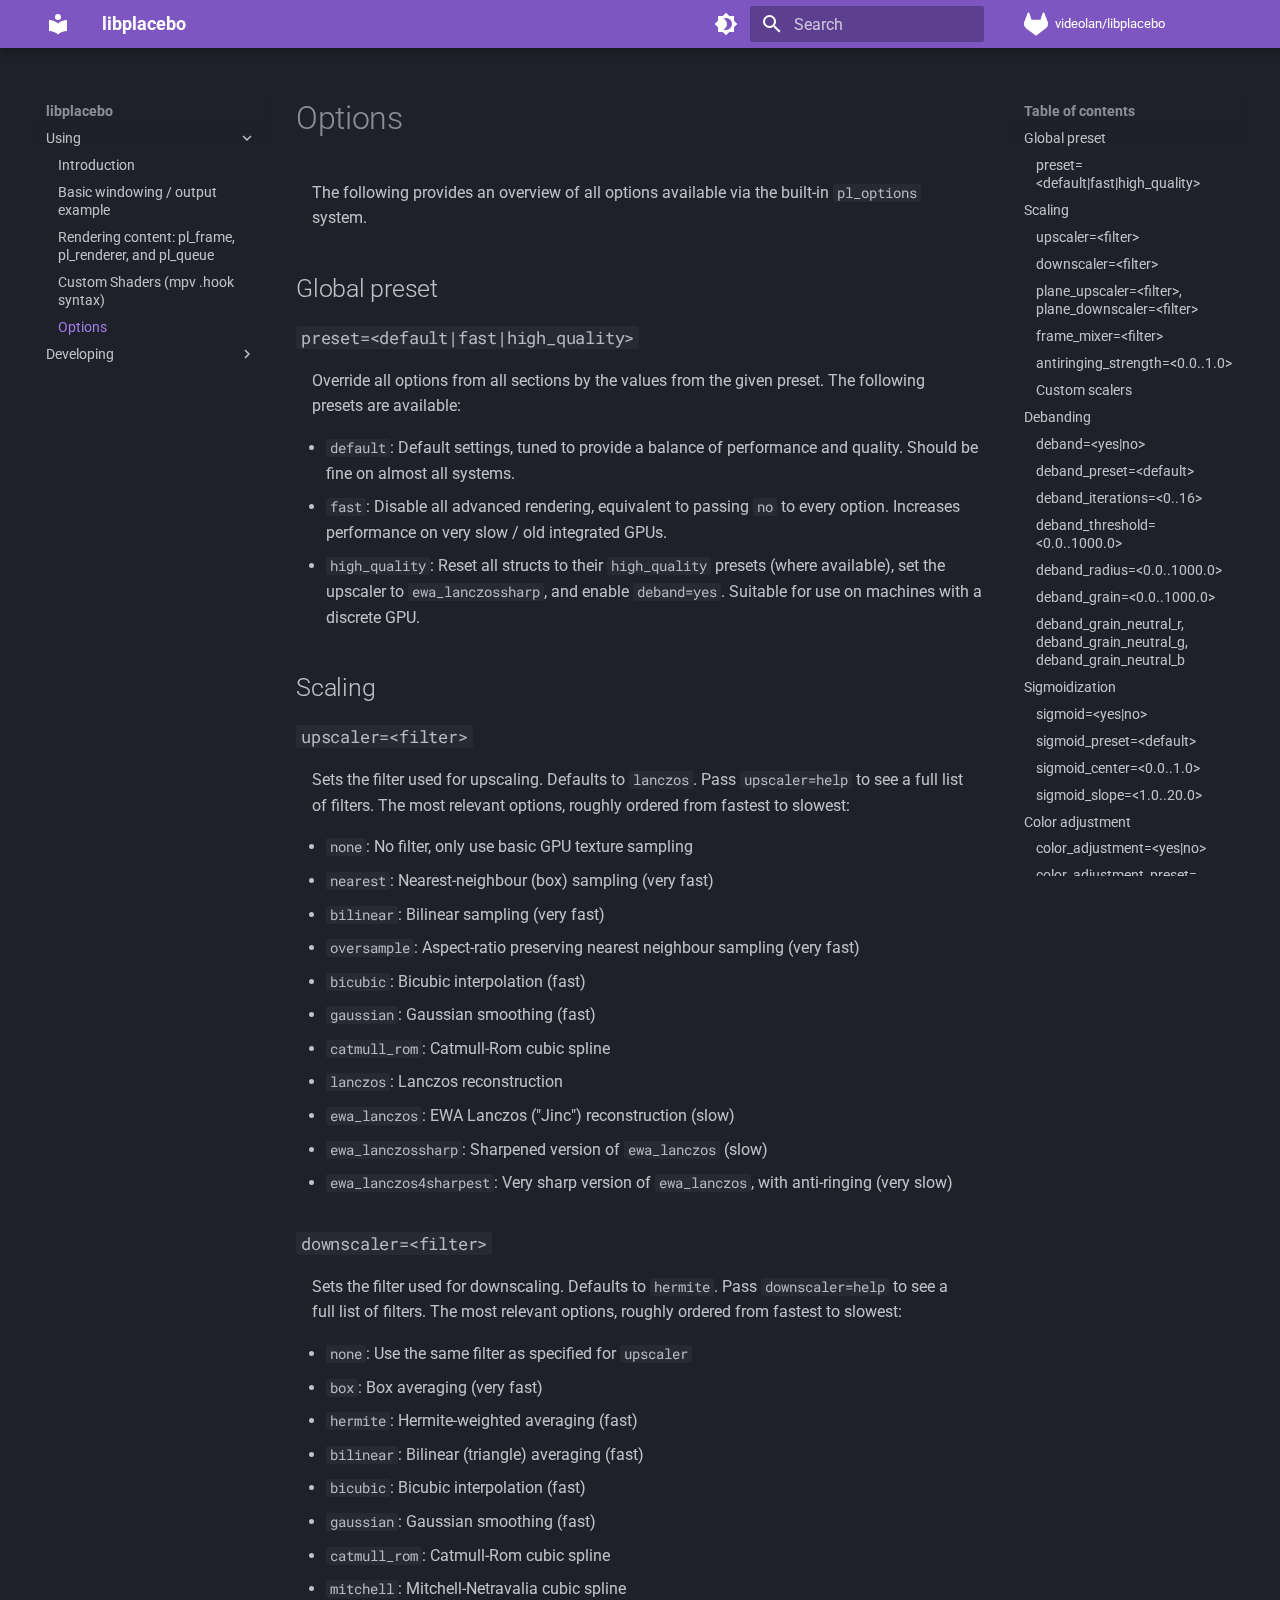
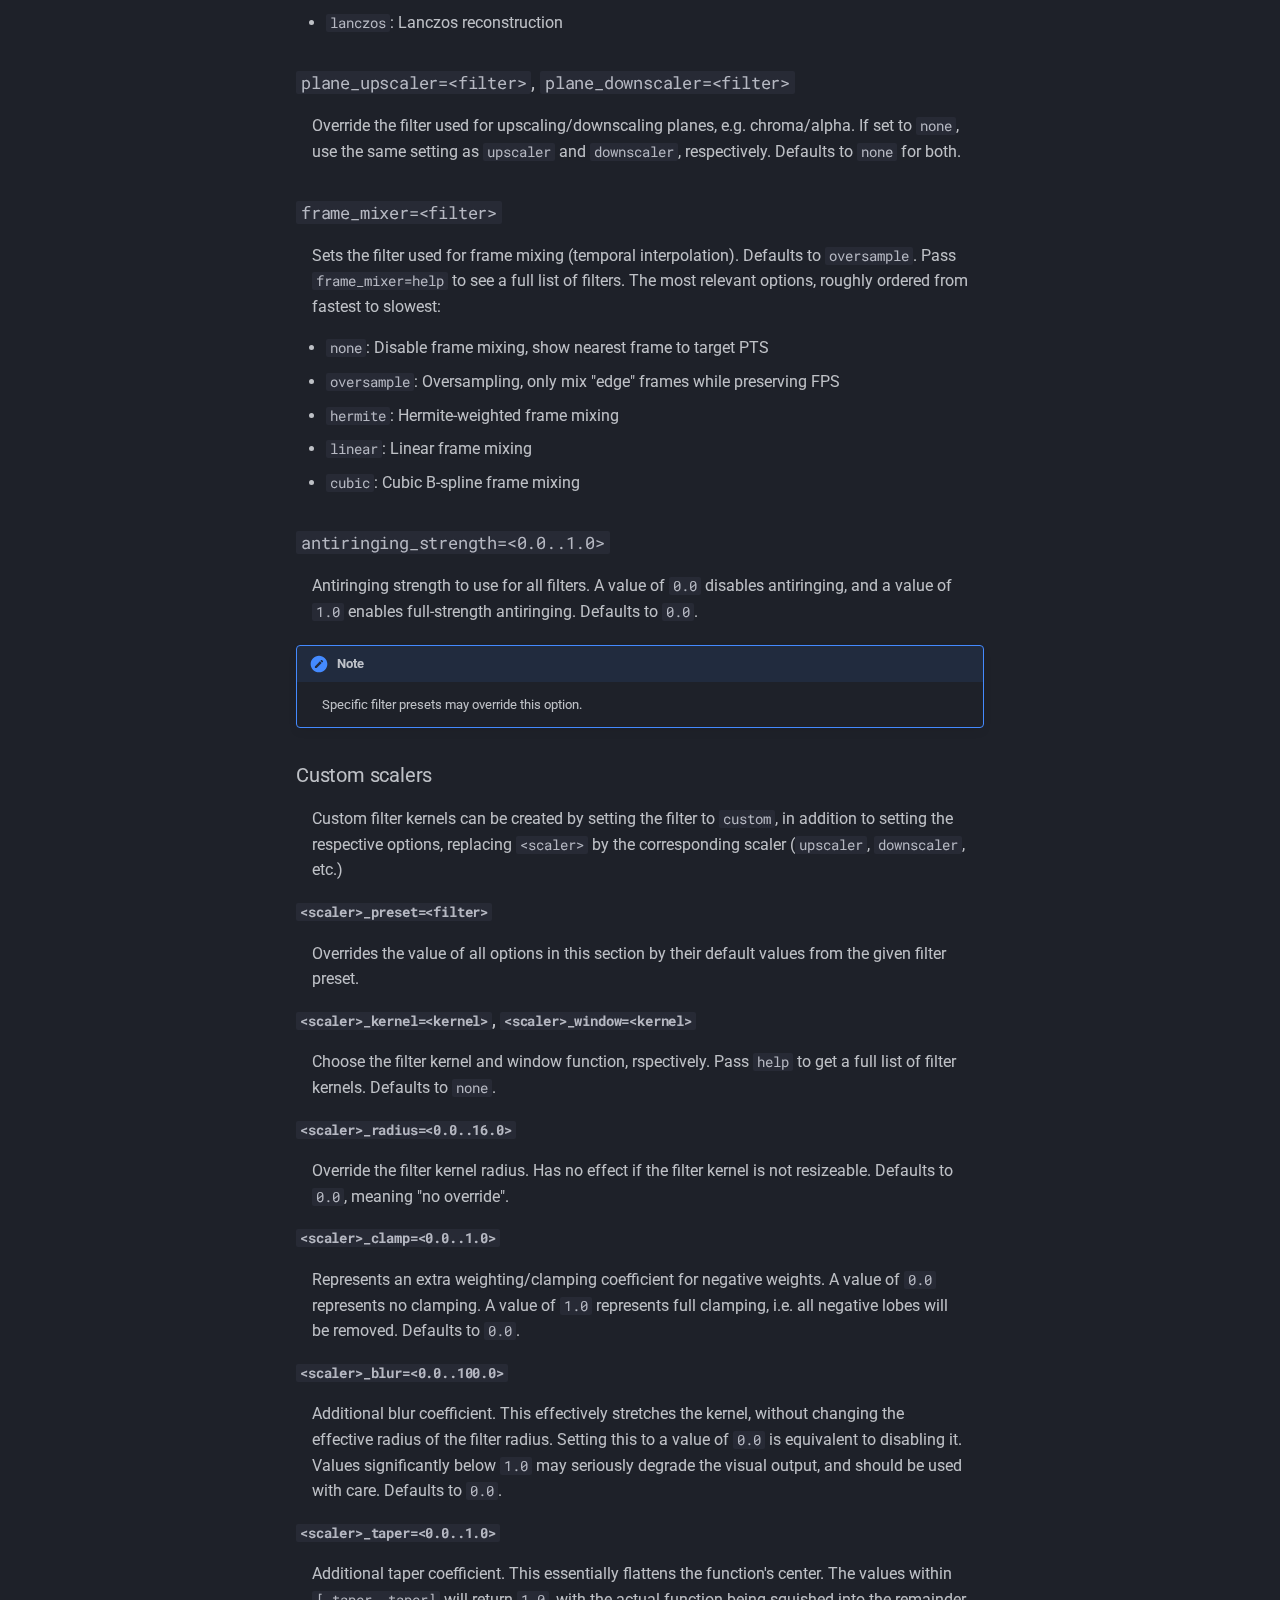
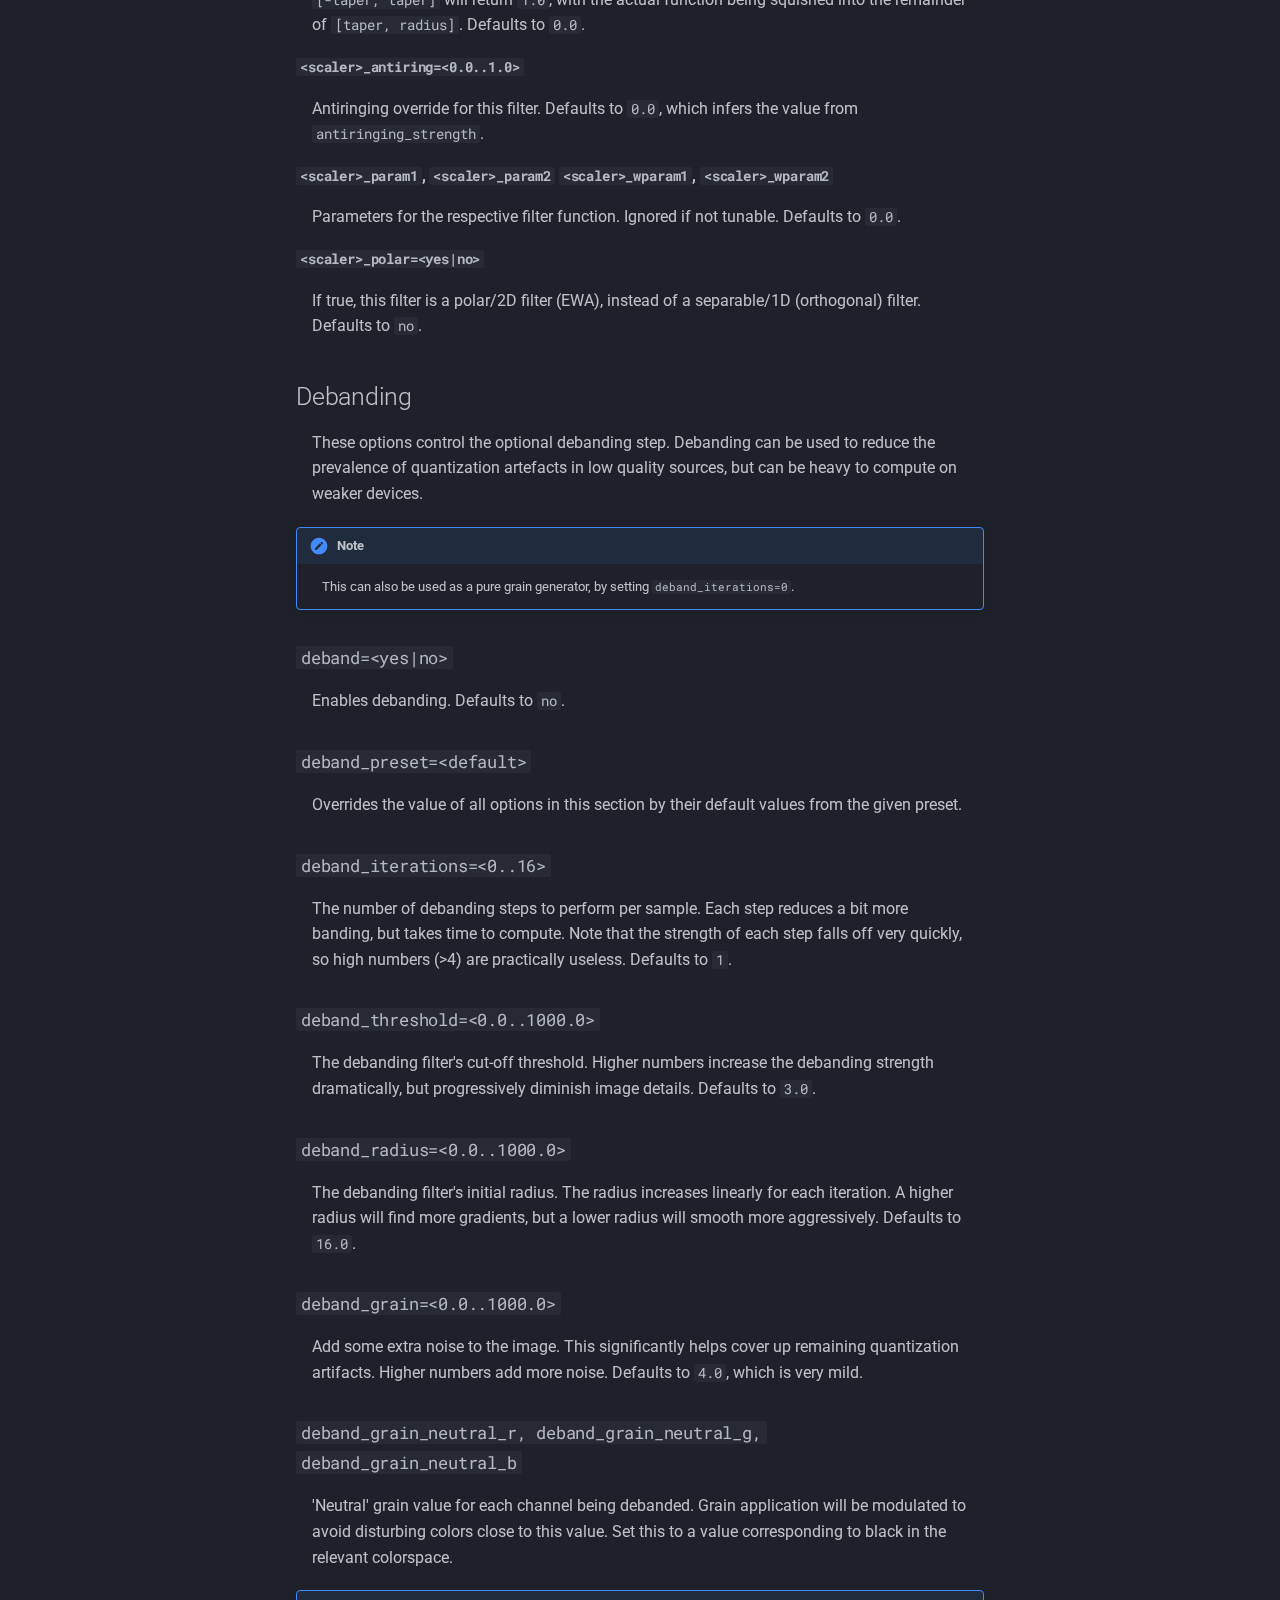
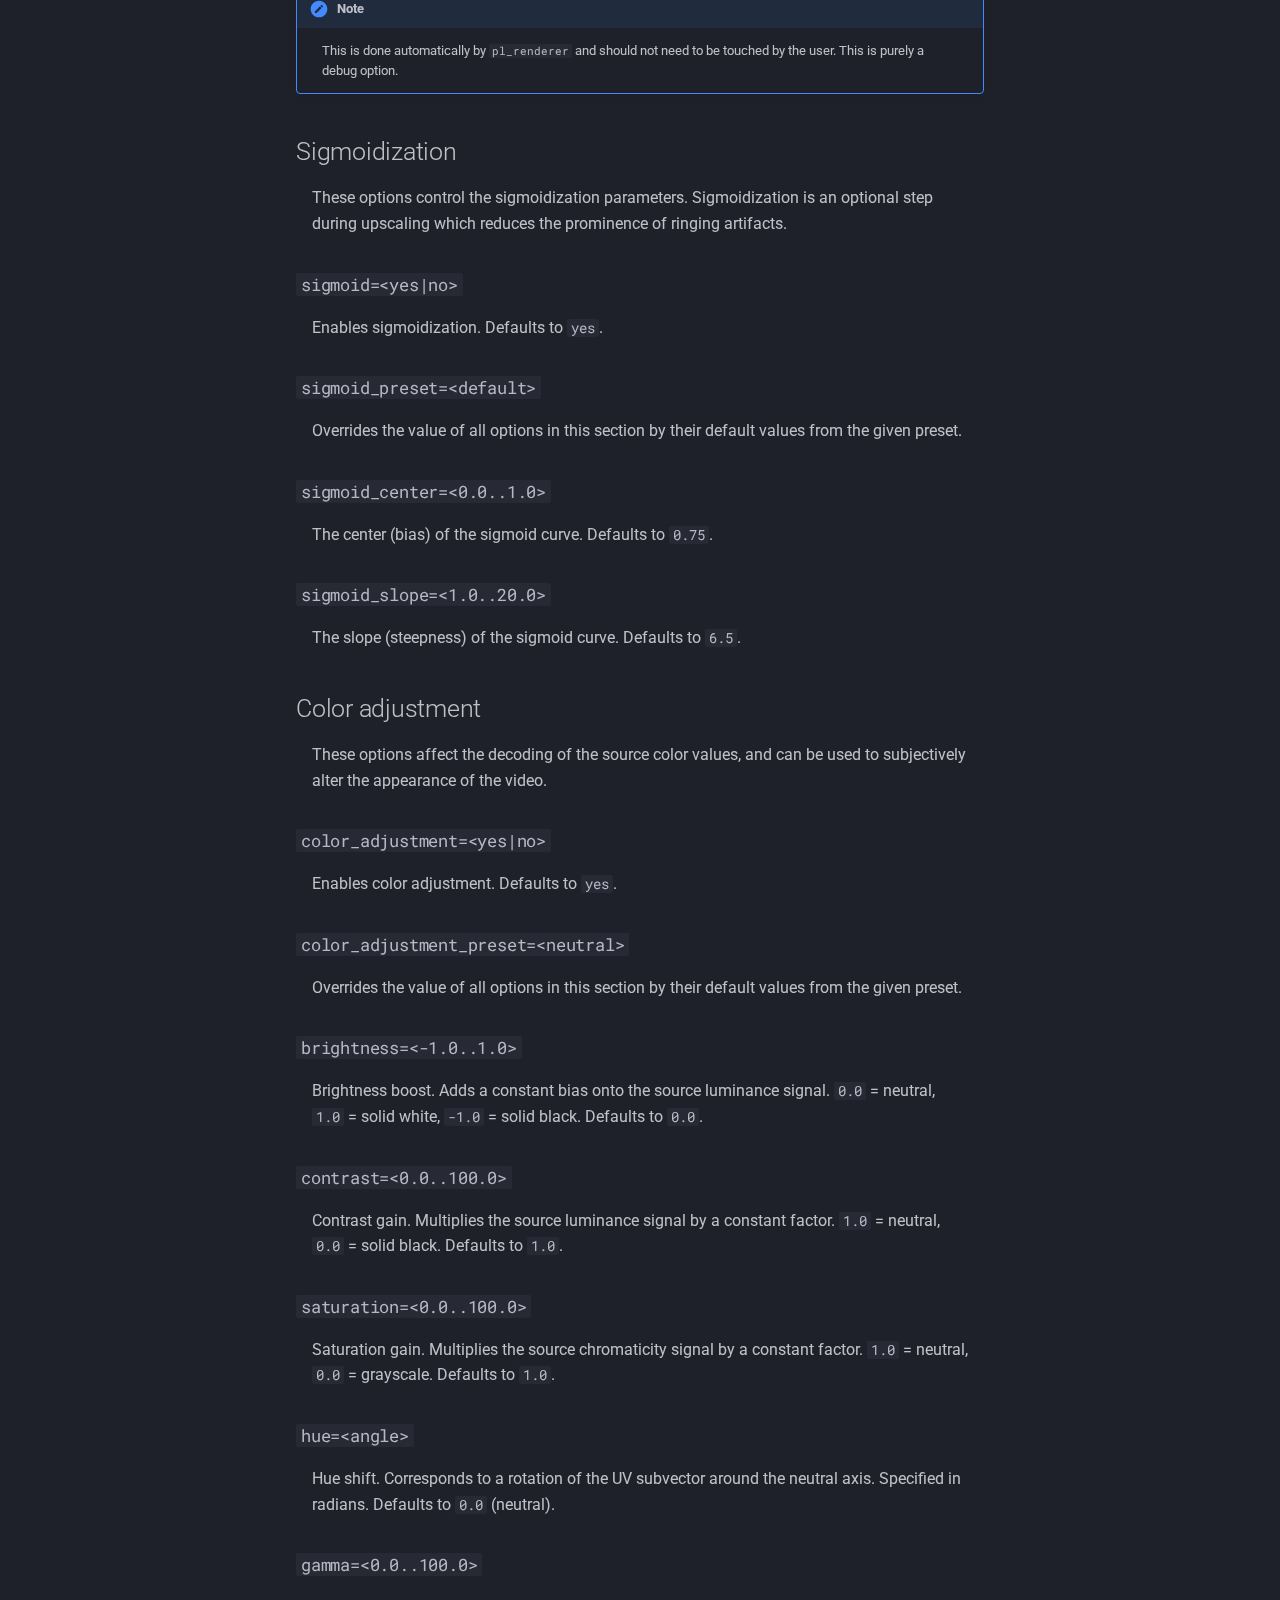
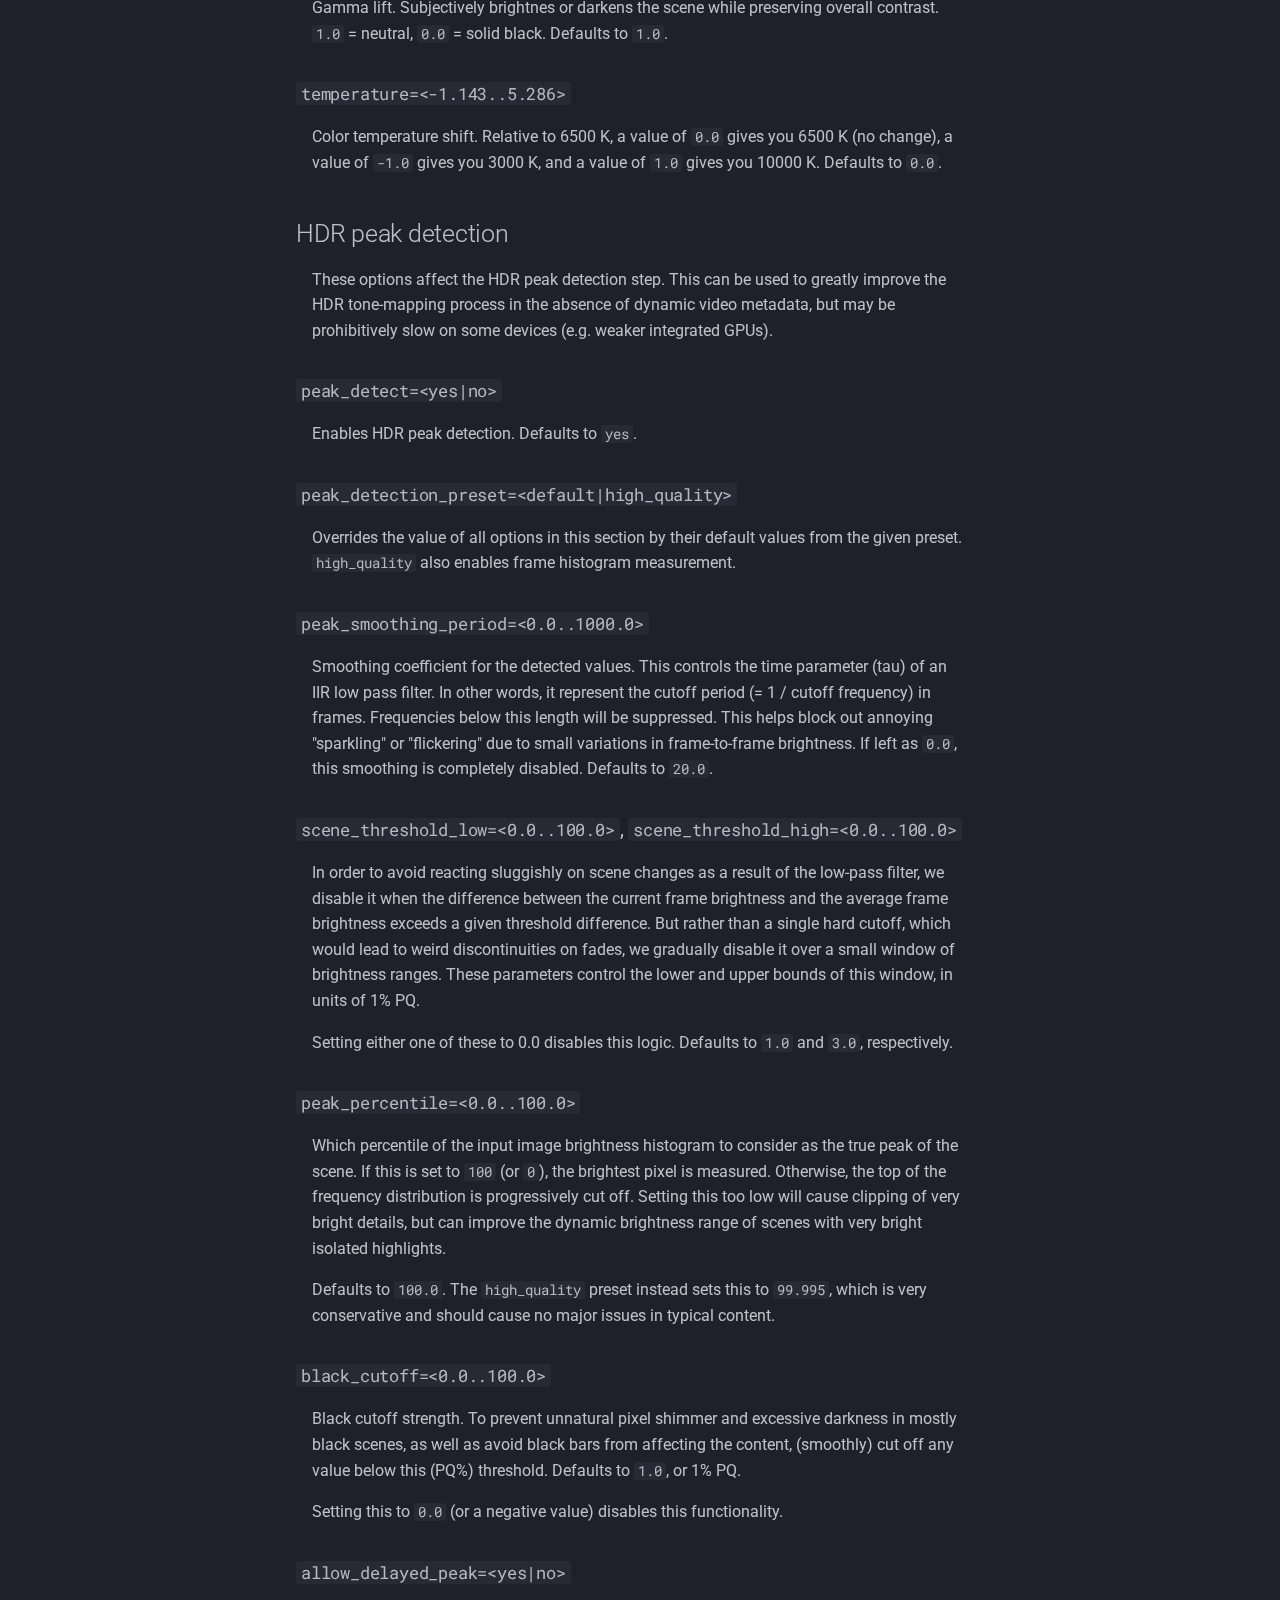
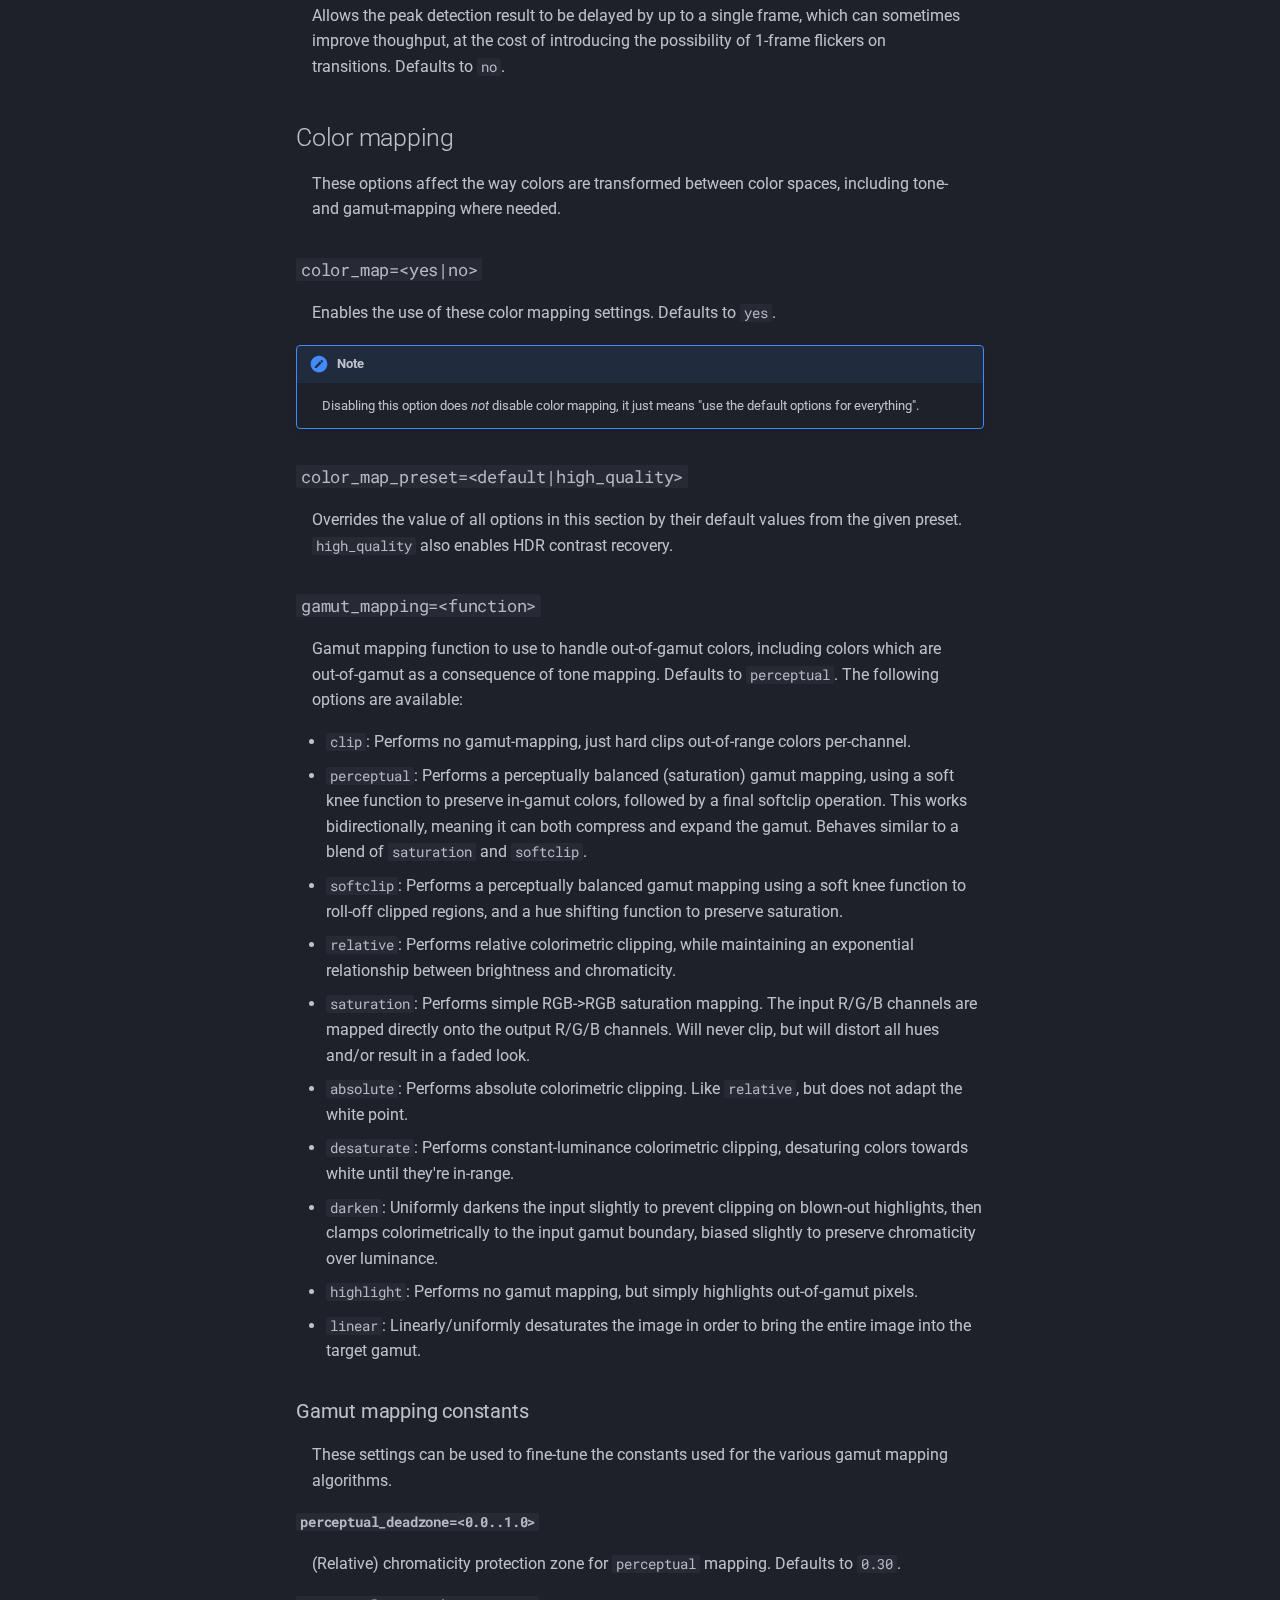
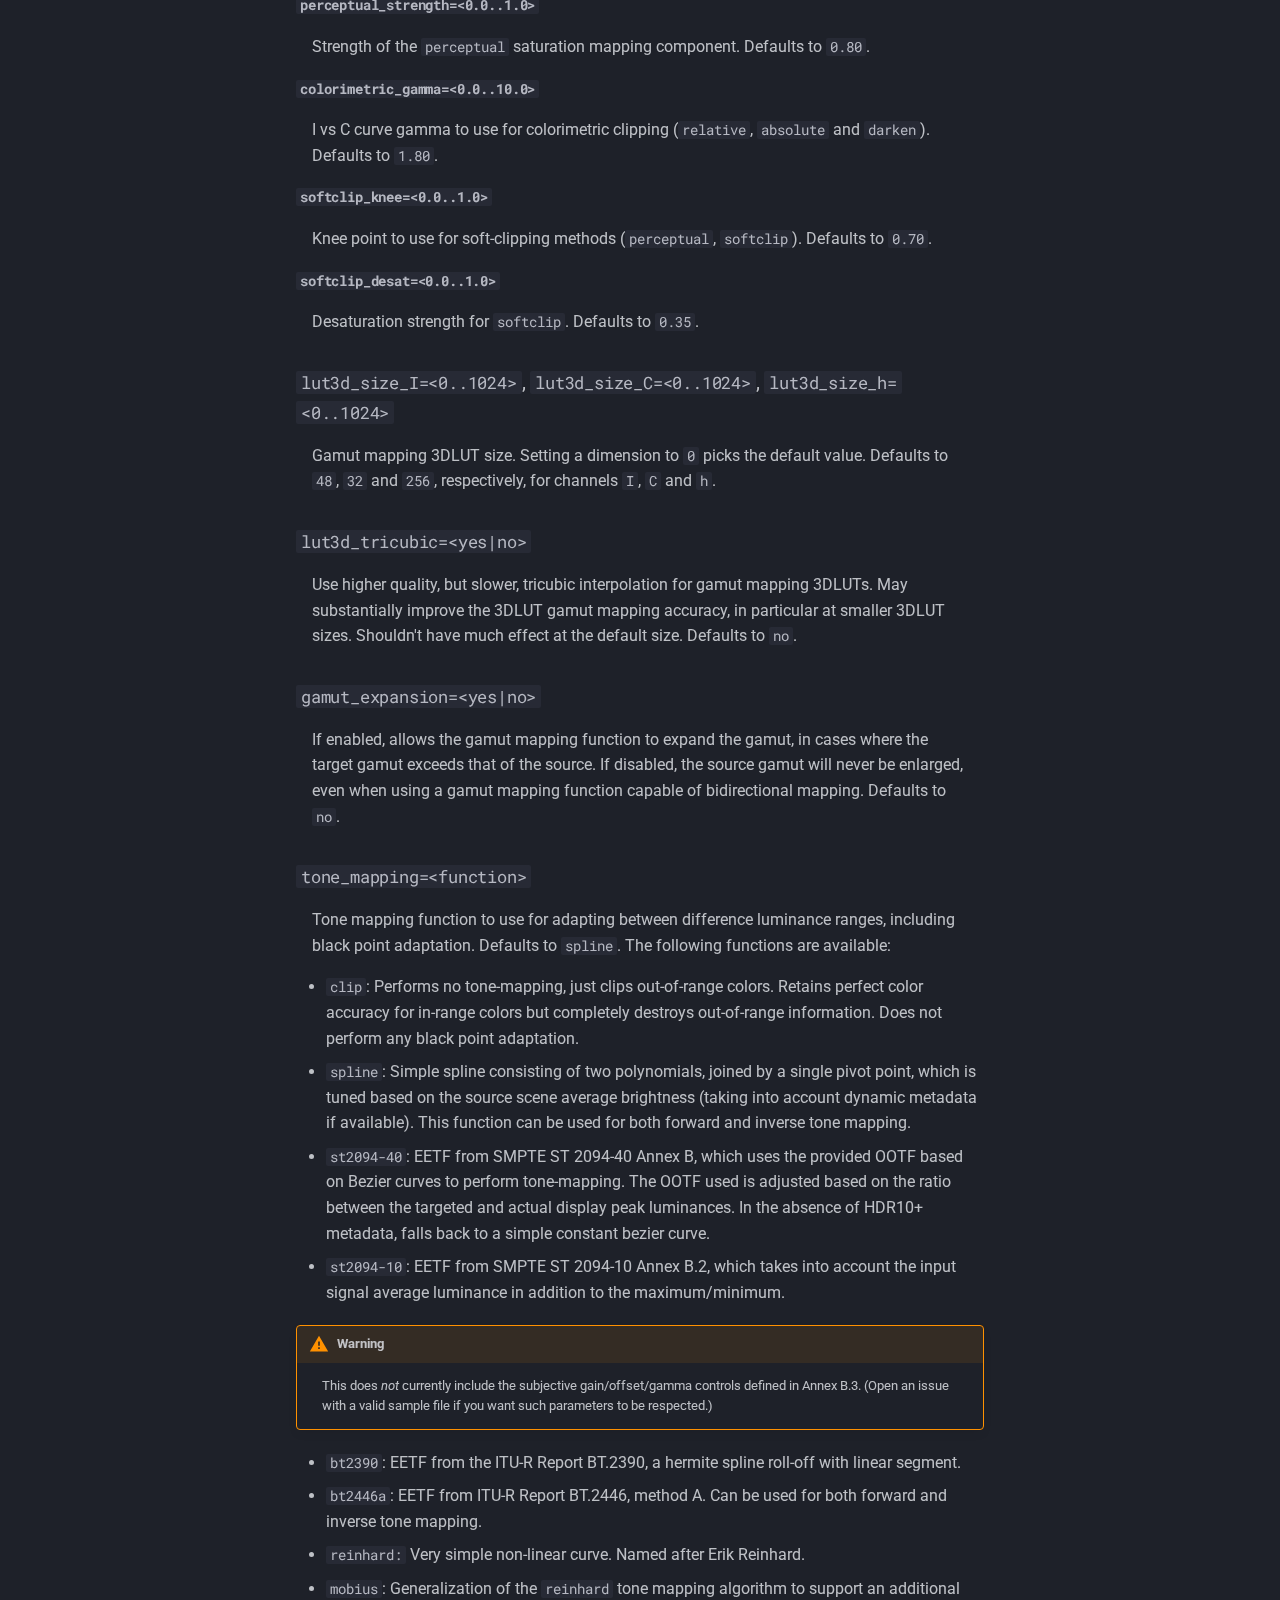
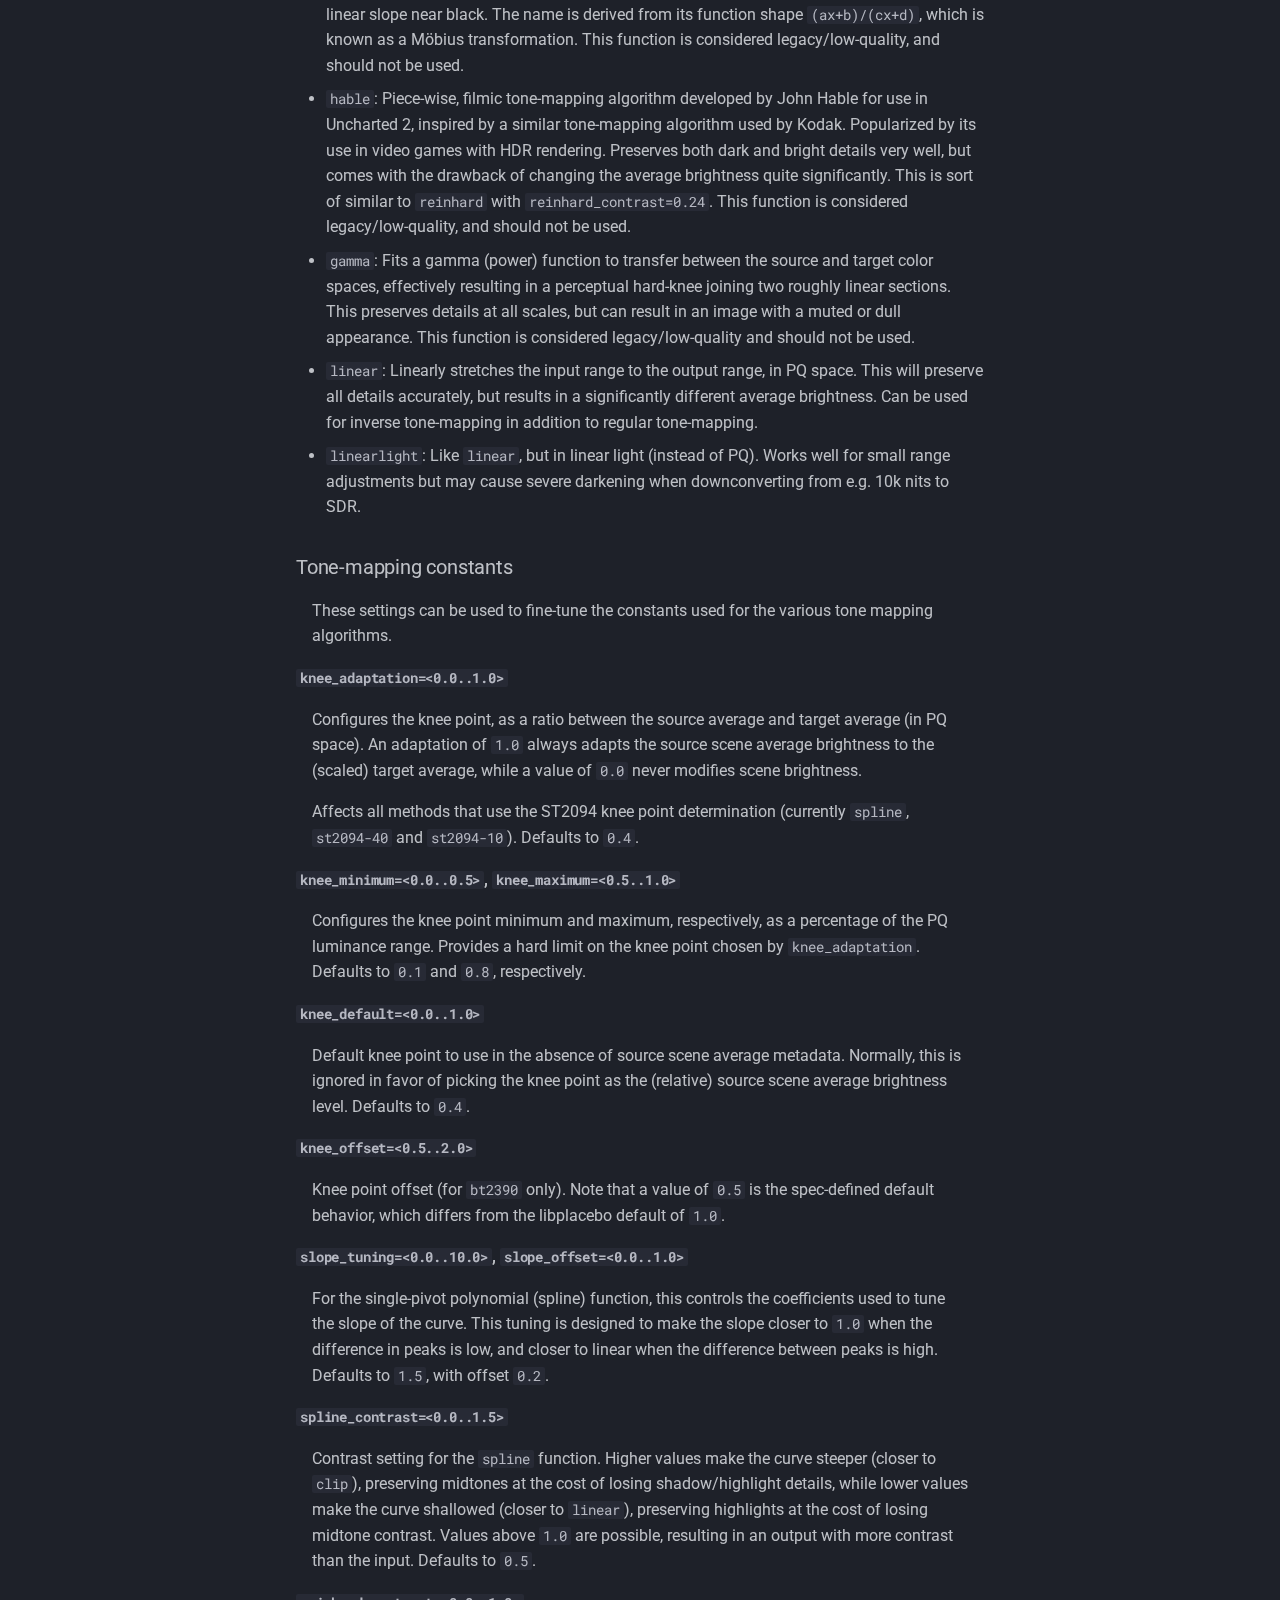
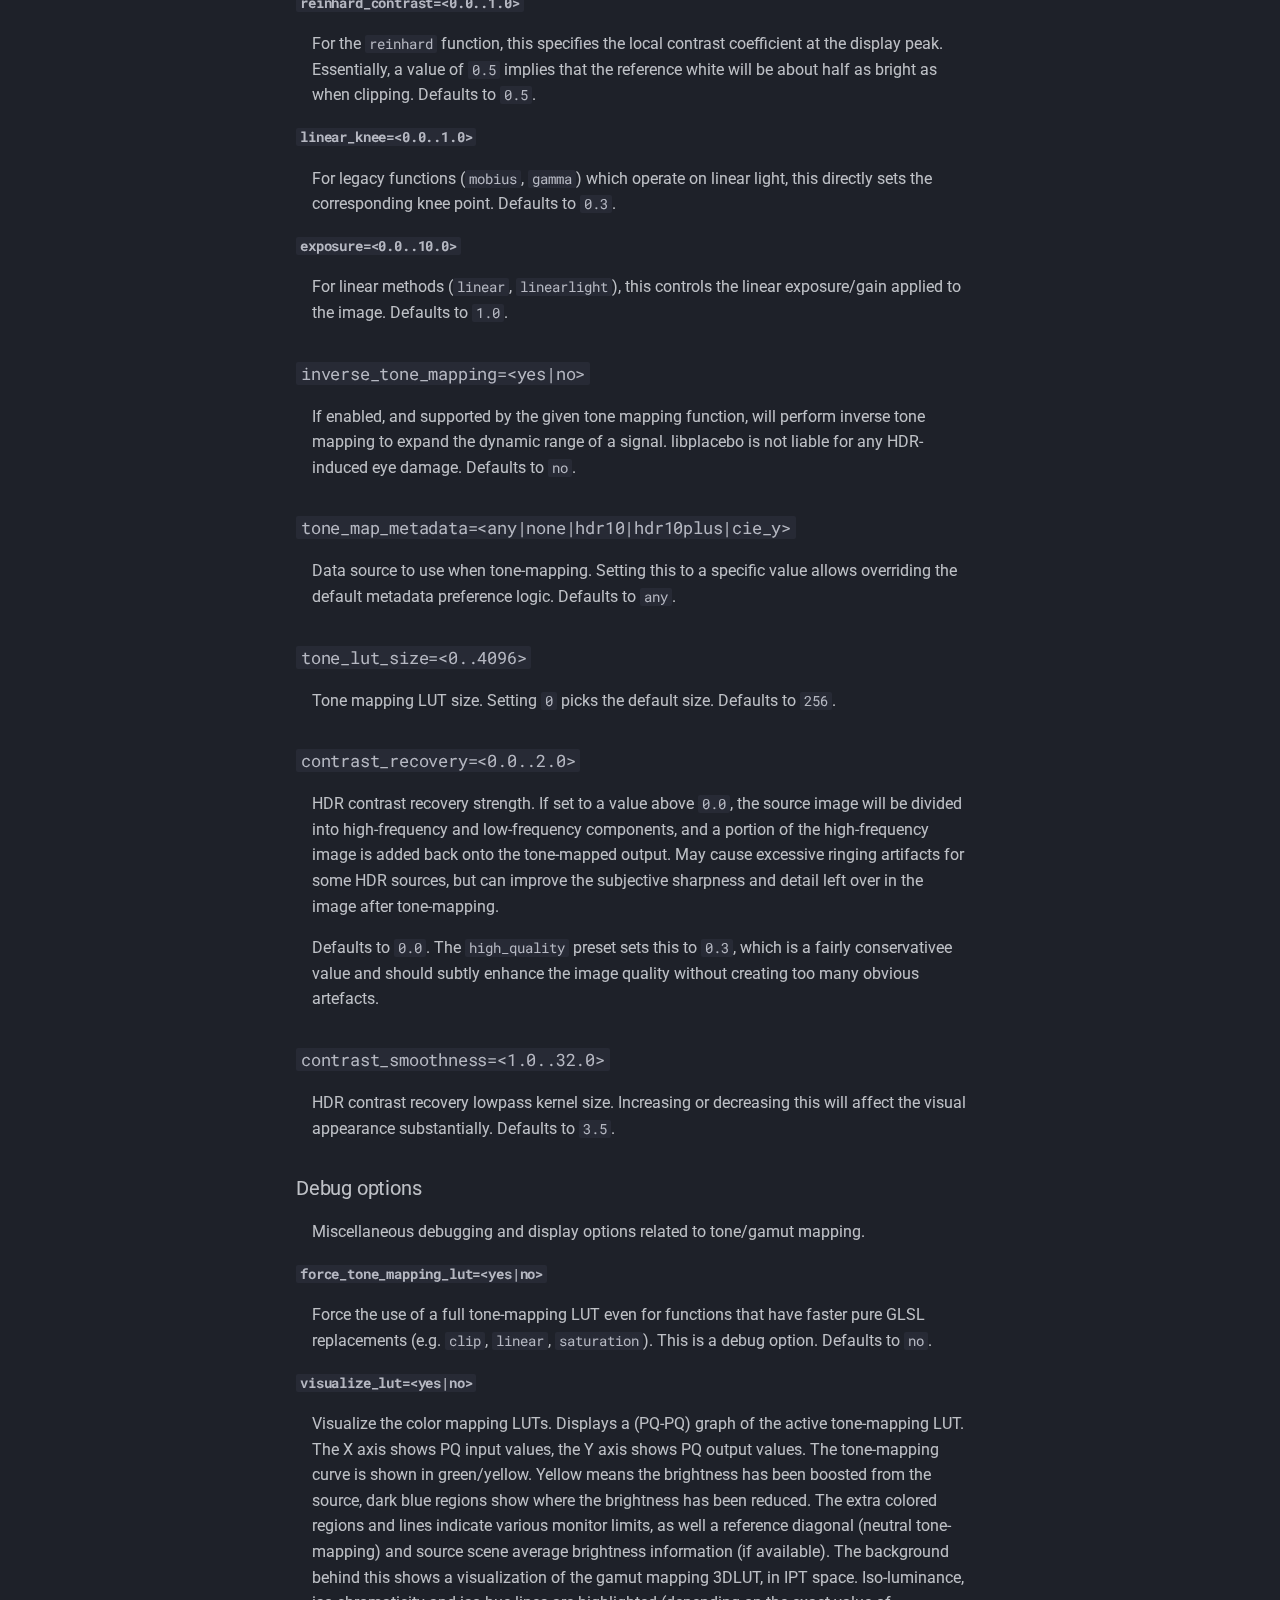
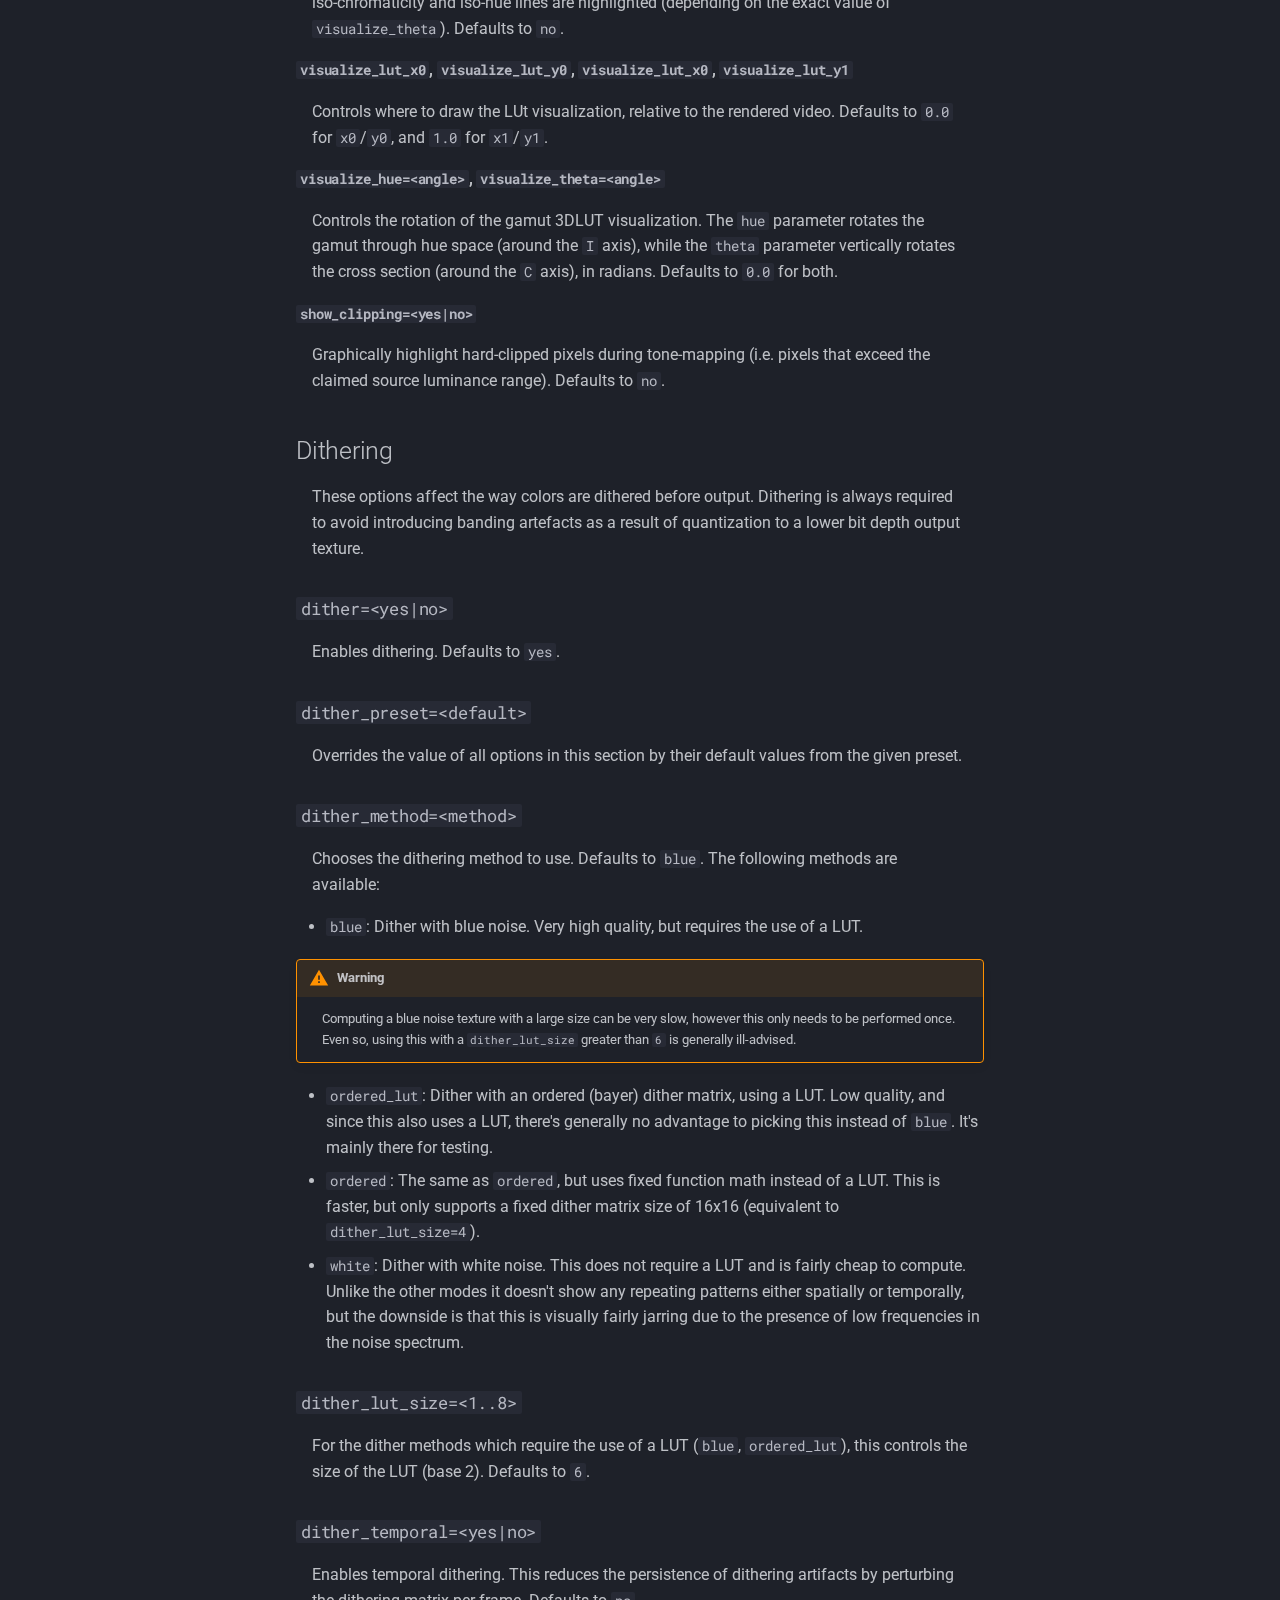
<file: options/index.html>
<!doctype html>
<html lang="en" class="no-js">
  <head>
    
      <meta charset="utf-8">
      <meta name="viewport" content="width=device-width,initial-scale=1">
      
      
      
        <link rel="canonical" href="https://libplacebo.org/options/">
      
      
        <link rel="prev" href="../custom-shaders/">
      
      
        <link rel="next" href="../glsl/">
      
      
      <link rel="icon" href="../assets/images/favicon.png">
      <meta name="generator" content="mkdocs-1.6.1, mkdocs-material-9.6.11">
    
    
      
        <title>Options - libplacebo</title>
      
    
    
      <link rel="stylesheet" href="../assets/stylesheets/main.4af4bdda.min.css">
      
        
        <link rel="stylesheet" href="../assets/stylesheets/palette.06af60db.min.css">
      
      


    
    
      
    
    
      
        
        
        <link rel="preconnect" href="https://fonts.gstatic.com" crossorigin>
        <link rel="stylesheet" href="https://fonts.googleapis.com/css?family=Roboto:300,300i,400,400i,700,700i%7CRoboto+Mono:400,400i,700,700i&display=fallback">
        <style>:root{--md-text-font:"Roboto";--md-code-font:"Roboto Mono"}</style>
      
    
    
      <link rel="stylesheet" href="../style.css">
    
    <script>__md_scope=new URL("..",location),__md_hash=e=>[...e].reduce(((e,_)=>(e<<5)-e+_.charCodeAt(0)),0),__md_get=(e,_=localStorage,t=__md_scope)=>JSON.parse(_.getItem(t.pathname+"."+e)),__md_set=(e,_,t=localStorage,a=__md_scope)=>{try{t.setItem(a.pathname+"."+e,JSON.stringify(_))}catch(e){}}</script>
    
      

    
    
    
  </head>
  
  
    
    
      
    
    
    
    
    <body dir="ltr" data-md-color-scheme="slate" data-md-color-primary="deep-purple" data-md-color-accent="deep-purple">
  
    
    <input class="md-toggle" data-md-toggle="drawer" type="checkbox" id="__drawer" autocomplete="off">
    <input class="md-toggle" data-md-toggle="search" type="checkbox" id="__search" autocomplete="off">
    <label class="md-overlay" for="__drawer"></label>
    <div data-md-component="skip">
      
        
        <a href="#options" class="md-skip">
          Skip to content
        </a>
      
    </div>
    <div data-md-component="announce">
      
    </div>
    
    
      

  

<header class="md-header md-header--shadow" data-md-component="header">
  <nav class="md-header__inner md-grid" aria-label="Header">
    <a href=".." title="libplacebo" class="md-header__button md-logo" aria-label="libplacebo" data-md-component="logo">
      
  
  <svg xmlns="http://www.w3.org/2000/svg" viewBox="0 0 24 24"><path d="M12 8a3 3 0 0 0 3-3 3 3 0 0 0-3-3 3 3 0 0 0-3 3 3 3 0 0 0 3 3m0 3.54C9.64 9.35 6.5 8 3 8v11c3.5 0 6.64 1.35 9 3.54 2.36-2.19 5.5-3.54 9-3.54V8c-3.5 0-6.64 1.35-9 3.54"/></svg>

    </a>
    <label class="md-header__button md-icon" for="__drawer">
      
      <svg xmlns="http://www.w3.org/2000/svg" viewBox="0 0 24 24"><path d="M3 6h18v2H3zm0 5h18v2H3zm0 5h18v2H3z"/></svg>
    </label>
    <div class="md-header__title" data-md-component="header-title">
      <div class="md-header__ellipsis">
        <div class="md-header__topic">
          <span class="md-ellipsis">
            libplacebo
          </span>
        </div>
        <div class="md-header__topic" data-md-component="header-topic">
          <span class="md-ellipsis">
            
              Options
            
          </span>
        </div>
      </div>
    </div>
    
      
        <form class="md-header__option" data-md-component="palette">
  
    
    
    
    <input class="md-option" data-md-color-media="" data-md-color-scheme="slate" data-md-color-primary="deep-purple" data-md-color-accent="deep-purple"  aria-label="Switch to light mode"  type="radio" name="__palette" id="__palette_0">
    
      <label class="md-header__button md-icon" title="Switch to light mode" for="__palette_1" hidden>
        <svg xmlns="http://www.w3.org/2000/svg" viewBox="0 0 24 24"><path d="M12 18c-.89 0-1.74-.2-2.5-.55C11.56 16.5 13 14.42 13 12s-1.44-4.5-3.5-5.45C10.26 6.2 11.11 6 12 6a6 6 0 0 1 6 6 6 6 0 0 1-6 6m8-9.31V4h-4.69L12 .69 8.69 4H4v4.69L.69 12 4 15.31V20h4.69L12 23.31 15.31 20H20v-4.69L23.31 12z"/></svg>
      </label>
    
  
    
    
    
    <input class="md-option" data-md-color-media="" data-md-color-scheme="default" data-md-color-primary="purple" data-md-color-accent="purple"  aria-label="Switch to dark mode"  type="radio" name="__palette" id="__palette_1">
    
      <label class="md-header__button md-icon" title="Switch to dark mode" for="__palette_0" hidden>
        <svg xmlns="http://www.w3.org/2000/svg" viewBox="0 0 24 24"><path d="M12 8a4 4 0 0 0-4 4 4 4 0 0 0 4 4 4 4 0 0 0 4-4 4 4 0 0 0-4-4m0 10a6 6 0 0 1-6-6 6 6 0 0 1 6-6 6 6 0 0 1 6 6 6 6 0 0 1-6 6m8-9.31V4h-4.69L12 .69 8.69 4H4v4.69L.69 12 4 15.31V20h4.69L12 23.31 15.31 20H20v-4.69L23.31 12z"/></svg>
      </label>
    
  
</form>
      
    
    
      <script>var palette=__md_get("__palette");if(palette&&palette.color){if("(prefers-color-scheme)"===palette.color.media){var media=matchMedia("(prefers-color-scheme: light)"),input=document.querySelector(media.matches?"[data-md-color-media='(prefers-color-scheme: light)']":"[data-md-color-media='(prefers-color-scheme: dark)']");palette.color.media=input.getAttribute("data-md-color-media"),palette.color.scheme=input.getAttribute("data-md-color-scheme"),palette.color.primary=input.getAttribute("data-md-color-primary"),palette.color.accent=input.getAttribute("data-md-color-accent")}for(var[key,value]of Object.entries(palette.color))document.body.setAttribute("data-md-color-"+key,value)}</script>
    
    
    
      
      
        <label class="md-header__button md-icon" for="__search">
          
          <svg xmlns="http://www.w3.org/2000/svg" viewBox="0 0 24 24"><path d="M9.5 3A6.5 6.5 0 0 1 16 9.5c0 1.61-.59 3.09-1.56 4.23l.27.27h.79l5 5-1.5 1.5-5-5v-.79l-.27-.27A6.52 6.52 0 0 1 9.5 16 6.5 6.5 0 0 1 3 9.5 6.5 6.5 0 0 1 9.5 3m0 2C7 5 5 7 5 9.5S7 14 9.5 14 14 12 14 9.5 12 5 9.5 5"/></svg>
        </label>
        <div class="md-search" data-md-component="search" role="dialog">
  <label class="md-search__overlay" for="__search"></label>
  <div class="md-search__inner" role="search">
    <form class="md-search__form" name="search">
      <input type="text" class="md-search__input" name="query" aria-label="Search" placeholder="Search" autocapitalize="off" autocorrect="off" autocomplete="off" spellcheck="false" data-md-component="search-query" required>
      <label class="md-search__icon md-icon" for="__search">
        
        <svg xmlns="http://www.w3.org/2000/svg" viewBox="0 0 24 24"><path d="M9.5 3A6.5 6.5 0 0 1 16 9.5c0 1.61-.59 3.09-1.56 4.23l.27.27h.79l5 5-1.5 1.5-5-5v-.79l-.27-.27A6.52 6.52 0 0 1 9.5 16 6.5 6.5 0 0 1 3 9.5 6.5 6.5 0 0 1 9.5 3m0 2C7 5 5 7 5 9.5S7 14 9.5 14 14 12 14 9.5 12 5 9.5 5"/></svg>
        
        <svg xmlns="http://www.w3.org/2000/svg" viewBox="0 0 24 24"><path d="M20 11v2H8l5.5 5.5-1.42 1.42L4.16 12l7.92-7.92L13.5 5.5 8 11z"/></svg>
      </label>
      <nav class="md-search__options" aria-label="Search">
        
        <button type="reset" class="md-search__icon md-icon" title="Clear" aria-label="Clear" tabindex="-1">
          
          <svg xmlns="http://www.w3.org/2000/svg" viewBox="0 0 24 24"><path d="M19 6.41 17.59 5 12 10.59 6.41 5 5 6.41 10.59 12 5 17.59 6.41 19 12 13.41 17.59 19 19 17.59 13.41 12z"/></svg>
        </button>
      </nav>
      
    </form>
    <div class="md-search__output">
      <div class="md-search__scrollwrap" tabindex="0" data-md-scrollfix>
        <div class="md-search-result" data-md-component="search-result">
          <div class="md-search-result__meta">
            Initializing search
          </div>
          <ol class="md-search-result__list" role="presentation"></ol>
        </div>
      </div>
    </div>
  </div>
</div>
      
    
    
      <div class="md-header__source">
        <a href="https://code.videolan.org/videolan/libplacebo" title="Go to repository" class="md-source" data-md-component="source">
  <div class="md-source__icon md-icon">
    
    <svg xmlns="http://www.w3.org/2000/svg" viewBox="0 0 512 512"><!--! Font Awesome Free 6.7.2 by @fontawesome - https://fontawesome.com License - https://fontawesome.com/license/free (Icons: CC BY 4.0, Fonts: SIL OFL 1.1, Code: MIT License) Copyright 2024 Fonticons, Inc.--><path d="m503.5 204.6-.7-1.8-69.7-181.78c-1.4-3.57-3.9-6.59-7.2-8.64-2.4-1.55-5.1-2.515-8-2.81s-5.7.083-8.4 1.11c-2.7 1.02-5.1 2.66-7.1 4.78-1.9 2.12-3.3 4.67-4.1 7.44l-47 144H160.8l-47.1-144c-.8-2.77-2.2-5.31-4.1-7.43-2-2.12-4.4-3.75-7.1-4.77a18.1 18.1 0 0 0-8.38-1.113 18.4 18.4 0 0 0-8.04 2.793 18.1 18.1 0 0 0-7.16 8.64L9.267 202.8l-.724 1.8a129.57 129.57 0 0 0-3.52 82c7.747 26.9 24.047 50.7 46.447 67.6l.27.2.59.4 105.97 79.5 52.6 39.7 32 24.2c3.7 1.9 8.3 4.3 13 4.3s9.3-2.4 13-4.3l32-24.2 52.6-39.7 106.7-79.9.3-.3c22.4-16.9 38.7-40.6 45.6-67.5 8.6-27 7.4-55.8-2.6-82"/></svg>
  </div>
  <div class="md-source__repository">
    videolan/libplacebo
  </div>
</a>
      </div>
    
  </nav>
  
</header>
    
    <div class="md-container" data-md-component="container">
      
      
        
          
        
      
      <main class="md-main" data-md-component="main">
        <div class="md-main__inner md-grid">
          
            
              
              <div class="md-sidebar md-sidebar--primary" data-md-component="sidebar" data-md-type="navigation" >
                <div class="md-sidebar__scrollwrap">
                  <div class="md-sidebar__inner">
                    



<nav class="md-nav md-nav--primary" aria-label="Navigation" data-md-level="0">
  <label class="md-nav__title" for="__drawer">
    <a href=".." title="libplacebo" class="md-nav__button md-logo" aria-label="libplacebo" data-md-component="logo">
      
  
  <svg xmlns="http://www.w3.org/2000/svg" viewBox="0 0 24 24"><path d="M12 8a3 3 0 0 0 3-3 3 3 0 0 0-3-3 3 3 0 0 0-3 3 3 3 0 0 0 3 3m0 3.54C9.64 9.35 6.5 8 3 8v11c3.5 0 6.64 1.35 9 3.54 2.36-2.19 5.5-3.54 9-3.54V8c-3.5 0-6.64 1.35-9 3.54"/></svg>

    </a>
    libplacebo
  </label>
  
    <div class="md-nav__source">
      <a href="https://code.videolan.org/videolan/libplacebo" title="Go to repository" class="md-source" data-md-component="source">
  <div class="md-source__icon md-icon">
    
    <svg xmlns="http://www.w3.org/2000/svg" viewBox="0 0 512 512"><!--! Font Awesome Free 6.7.2 by @fontawesome - https://fontawesome.com License - https://fontawesome.com/license/free (Icons: CC BY 4.0, Fonts: SIL OFL 1.1, Code: MIT License) Copyright 2024 Fonticons, Inc.--><path d="m503.5 204.6-.7-1.8-69.7-181.78c-1.4-3.57-3.9-6.59-7.2-8.64-2.4-1.55-5.1-2.515-8-2.81s-5.7.083-8.4 1.11c-2.7 1.02-5.1 2.66-7.1 4.78-1.9 2.12-3.3 4.67-4.1 7.44l-47 144H160.8l-47.1-144c-.8-2.77-2.2-5.31-4.1-7.43-2-2.12-4.4-3.75-7.1-4.77a18.1 18.1 0 0 0-8.38-1.113 18.4 18.4 0 0 0-8.04 2.793 18.1 18.1 0 0 0-7.16 8.64L9.267 202.8l-.724 1.8a129.57 129.57 0 0 0-3.52 82c7.747 26.9 24.047 50.7 46.447 67.6l.27.2.59.4 105.97 79.5 52.6 39.7 32 24.2c3.7 1.9 8.3 4.3 13 4.3s9.3-2.4 13-4.3l32-24.2 52.6-39.7 106.7-79.9.3-.3c22.4-16.9 38.7-40.6 45.6-67.5 8.6-27 7.4-55.8-2.6-82"/></svg>
  </div>
  <div class="md-source__repository">
    videolan/libplacebo
  </div>
</a>
    </div>
  
  <ul class="md-nav__list" data-md-scrollfix>
    
      
      
  
  
    
  
  
  
    
    
    
    
    
    <li class="md-nav__item md-nav__item--active md-nav__item--nested">
      
        
        
        <input class="md-nav__toggle md-toggle " type="checkbox" id="__nav_1" checked>
        
          
          <label class="md-nav__link" for="__nav_1" id="__nav_1_label" tabindex="0">
            
  
  
  <span class="md-ellipsis">
    Using
    
  </span>
  

            <span class="md-nav__icon md-icon"></span>
          </label>
        
        <nav class="md-nav" data-md-level="1" aria-labelledby="__nav_1_label" aria-expanded="true">
          <label class="md-nav__title" for="__nav_1">
            <span class="md-nav__icon md-icon"></span>
            Using
          </label>
          <ul class="md-nav__list" data-md-scrollfix>
            
              
                
  
  
  
  
    <li class="md-nav__item">
      <a href=".." class="md-nav__link">
        
  
  
  <span class="md-ellipsis">
    Introduction
    
  </span>
  

      </a>
    </li>
  

              
            
              
                
  
  
  
  
    <li class="md-nav__item">
      <a href="../basic-rendering/" class="md-nav__link">
        
  
  
  <span class="md-ellipsis">
    Basic windowing / output example
    
  </span>
  

      </a>
    </li>
  

              
            
              
                
  
  
  
  
    <li class="md-nav__item">
      <a href="../renderer/" class="md-nav__link">
        
  
  
  <span class="md-ellipsis">
    Rendering content: pl_frame, pl_renderer, and pl_queue
    
  </span>
  

      </a>
    </li>
  

              
            
              
                
  
  
  
  
    <li class="md-nav__item">
      <a href="../custom-shaders/" class="md-nav__link">
        
  
  
  <span class="md-ellipsis">
    Custom Shaders (mpv .hook syntax)
    
  </span>
  

      </a>
    </li>
  

              
            
              
                
  
  
    
  
  
  
    <li class="md-nav__item md-nav__item--active">
      
      <input class="md-nav__toggle md-toggle" type="checkbox" id="__toc">
      
      
        
      
      
        <label class="md-nav__link md-nav__link--active" for="__toc">
          
  
  
  <span class="md-ellipsis">
    Options
    
  </span>
  

          <span class="md-nav__icon md-icon"></span>
        </label>
      
      <a href="./" class="md-nav__link md-nav__link--active">
        
  
  
  <span class="md-ellipsis">
    Options
    
  </span>
  

      </a>
      
        

<nav class="md-nav md-nav--secondary" aria-label="Table of contents">
  
  
  
    
  
  
    <label class="md-nav__title" for="__toc">
      <span class="md-nav__icon md-icon"></span>
      Table of contents
    </label>
    <ul class="md-nav__list" data-md-component="toc" data-md-scrollfix>
      
        <li class="md-nav__item">
  <a href="#global-preset" class="md-nav__link">
    <span class="md-ellipsis">
      Global preset
    </span>
  </a>
  
    <nav class="md-nav" aria-label="Global preset">
      <ul class="md-nav__list">
        
          <li class="md-nav__item">
  <a href="#presetdefaultfasthigh_quality" class="md-nav__link">
    <span class="md-ellipsis">
      preset=&lt;default|fast|high_quality&gt;
    </span>
  </a>
  
</li>
        
      </ul>
    </nav>
  
</li>
      
        <li class="md-nav__item">
  <a href="#scaling" class="md-nav__link">
    <span class="md-ellipsis">
      Scaling
    </span>
  </a>
  
    <nav class="md-nav" aria-label="Scaling">
      <ul class="md-nav__list">
        
          <li class="md-nav__item">
  <a href="#upscalerfilter" class="md-nav__link">
    <span class="md-ellipsis">
      upscaler=&lt;filter&gt;
    </span>
  </a>
  
</li>
        
          <li class="md-nav__item">
  <a href="#downscalerfilter" class="md-nav__link">
    <span class="md-ellipsis">
      downscaler=&lt;filter&gt;
    </span>
  </a>
  
</li>
        
          <li class="md-nav__item">
  <a href="#plane_upscalerfilter-plane_downscalerfilter" class="md-nav__link">
    <span class="md-ellipsis">
      plane_upscaler=&lt;filter&gt;, plane_downscaler=&lt;filter&gt;
    </span>
  </a>
  
</li>
        
          <li class="md-nav__item">
  <a href="#frame_mixerfilter" class="md-nav__link">
    <span class="md-ellipsis">
      frame_mixer=&lt;filter&gt;
    </span>
  </a>
  
</li>
        
          <li class="md-nav__item">
  <a href="#antiringing_strength0010" class="md-nav__link">
    <span class="md-ellipsis">
      antiringing_strength=&lt;0.0..1.0&gt;
    </span>
  </a>
  
</li>
        
          <li class="md-nav__item">
  <a href="#custom-scalers" class="md-nav__link">
    <span class="md-ellipsis">
      Custom scalers
    </span>
  </a>
  
</li>
        
      </ul>
    </nav>
  
</li>
      
        <li class="md-nav__item">
  <a href="#debanding" class="md-nav__link">
    <span class="md-ellipsis">
      Debanding
    </span>
  </a>
  
    <nav class="md-nav" aria-label="Debanding">
      <ul class="md-nav__list">
        
          <li class="md-nav__item">
  <a href="#debandyesno" class="md-nav__link">
    <span class="md-ellipsis">
      deband=&lt;yes|no&gt;
    </span>
  </a>
  
</li>
        
          <li class="md-nav__item">
  <a href="#deband_presetdefault" class="md-nav__link">
    <span class="md-ellipsis">
      deband_preset=&lt;default&gt;
    </span>
  </a>
  
</li>
        
          <li class="md-nav__item">
  <a href="#deband_iterations016" class="md-nav__link">
    <span class="md-ellipsis">
      deband_iterations=&lt;0..16&gt;
    </span>
  </a>
  
</li>
        
          <li class="md-nav__item">
  <a href="#deband_threshold0010000" class="md-nav__link">
    <span class="md-ellipsis">
      deband_threshold=&lt;0.0..1000.0&gt;
    </span>
  </a>
  
</li>
        
          <li class="md-nav__item">
  <a href="#deband_radius0010000" class="md-nav__link">
    <span class="md-ellipsis">
      deband_radius=&lt;0.0..1000.0&gt;
    </span>
  </a>
  
</li>
        
          <li class="md-nav__item">
  <a href="#deband_grain0010000" class="md-nav__link">
    <span class="md-ellipsis">
      deband_grain=&lt;0.0..1000.0&gt;
    </span>
  </a>
  
</li>
        
          <li class="md-nav__item">
  <a href="#deband_grain_neutral_r-deband_grain_neutral_g-deband_grain_neutral_b" class="md-nav__link">
    <span class="md-ellipsis">
      deband_grain_neutral_r, deband_grain_neutral_g, deband_grain_neutral_b
    </span>
  </a>
  
</li>
        
      </ul>
    </nav>
  
</li>
      
        <li class="md-nav__item">
  <a href="#sigmoidization" class="md-nav__link">
    <span class="md-ellipsis">
      Sigmoidization
    </span>
  </a>
  
    <nav class="md-nav" aria-label="Sigmoidization">
      <ul class="md-nav__list">
        
          <li class="md-nav__item">
  <a href="#sigmoidyesno" class="md-nav__link">
    <span class="md-ellipsis">
      sigmoid=&lt;yes|no&gt;
    </span>
  </a>
  
</li>
        
          <li class="md-nav__item">
  <a href="#sigmoid_presetdefault" class="md-nav__link">
    <span class="md-ellipsis">
      sigmoid_preset=&lt;default&gt;
    </span>
  </a>
  
</li>
        
          <li class="md-nav__item">
  <a href="#sigmoid_center0010" class="md-nav__link">
    <span class="md-ellipsis">
      sigmoid_center=&lt;0.0..1.0&gt;
    </span>
  </a>
  
</li>
        
          <li class="md-nav__item">
  <a href="#sigmoid_slope10200" class="md-nav__link">
    <span class="md-ellipsis">
      sigmoid_slope=&lt;1.0..20.0&gt;
    </span>
  </a>
  
</li>
        
      </ul>
    </nav>
  
</li>
      
        <li class="md-nav__item">
  <a href="#color-adjustment" class="md-nav__link">
    <span class="md-ellipsis">
      Color adjustment
    </span>
  </a>
  
    <nav class="md-nav" aria-label="Color adjustment">
      <ul class="md-nav__list">
        
          <li class="md-nav__item">
  <a href="#color_adjustmentyesno" class="md-nav__link">
    <span class="md-ellipsis">
      color_adjustment=&lt;yes|no&gt;
    </span>
  </a>
  
</li>
        
          <li class="md-nav__item">
  <a href="#color_adjustment_presetneutral" class="md-nav__link">
    <span class="md-ellipsis">
      color_adjustment_preset=&lt;neutral&gt;
    </span>
  </a>
  
</li>
        
          <li class="md-nav__item">
  <a href="#brightness-1010" class="md-nav__link">
    <span class="md-ellipsis">
      brightness=&lt;-1.0..1.0&gt;
    </span>
  </a>
  
</li>
        
          <li class="md-nav__item">
  <a href="#contrast001000" class="md-nav__link">
    <span class="md-ellipsis">
      contrast=&lt;0.0..100.0&gt;
    </span>
  </a>
  
</li>
        
          <li class="md-nav__item">
  <a href="#saturation001000" class="md-nav__link">
    <span class="md-ellipsis">
      saturation=&lt;0.0..100.0&gt;
    </span>
  </a>
  
</li>
        
          <li class="md-nav__item">
  <a href="#hueangle" class="md-nav__link">
    <span class="md-ellipsis">
      hue=&lt;angle&gt;
    </span>
  </a>
  
</li>
        
          <li class="md-nav__item">
  <a href="#gamma001000" class="md-nav__link">
    <span class="md-ellipsis">
      gamma=&lt;0.0..100.0&gt;
    </span>
  </a>
  
</li>
        
          <li class="md-nav__item">
  <a href="#temperature-11435286" class="md-nav__link">
    <span class="md-ellipsis">
      temperature=&lt;-1.143..5.286&gt;
    </span>
  </a>
  
</li>
        
      </ul>
    </nav>
  
</li>
      
        <li class="md-nav__item">
  <a href="#hdr-peak-detection" class="md-nav__link">
    <span class="md-ellipsis">
      HDR peak detection
    </span>
  </a>
  
    <nav class="md-nav" aria-label="HDR peak detection">
      <ul class="md-nav__list">
        
          <li class="md-nav__item">
  <a href="#peak_detectyesno" class="md-nav__link">
    <span class="md-ellipsis">
      peak_detect=&lt;yes|no&gt;
    </span>
  </a>
  
</li>
        
          <li class="md-nav__item">
  <a href="#peak_detection_presetdefaulthigh_quality" class="md-nav__link">
    <span class="md-ellipsis">
      peak_detection_preset=&lt;default|high_quality&gt;
    </span>
  </a>
  
</li>
        
          <li class="md-nav__item">
  <a href="#peak_smoothing_period0010000" class="md-nav__link">
    <span class="md-ellipsis">
      peak_smoothing_period=&lt;0.0..1000.0&gt;
    </span>
  </a>
  
</li>
        
          <li class="md-nav__item">
  <a href="#scene_threshold_low001000-scene_threshold_high001000" class="md-nav__link">
    <span class="md-ellipsis">
      scene_threshold_low=&lt;0.0..100.0&gt;, scene_threshold_high=&lt;0.0..100.0&gt;
    </span>
  </a>
  
</li>
        
          <li class="md-nav__item">
  <a href="#peak_percentile001000" class="md-nav__link">
    <span class="md-ellipsis">
      peak_percentile=&lt;0.0..100.0&gt;
    </span>
  </a>
  
</li>
        
          <li class="md-nav__item">
  <a href="#black_cutoff001000" class="md-nav__link">
    <span class="md-ellipsis">
      black_cutoff=&lt;0.0..100.0&gt;
    </span>
  </a>
  
</li>
        
          <li class="md-nav__item">
  <a href="#allow_delayed_peakyesno" class="md-nav__link">
    <span class="md-ellipsis">
      allow_delayed_peak=&lt;yes|no&gt;
    </span>
  </a>
  
</li>
        
      </ul>
    </nav>
  
</li>
      
        <li class="md-nav__item">
  <a href="#color-mapping" class="md-nav__link">
    <span class="md-ellipsis">
      Color mapping
    </span>
  </a>
  
    <nav class="md-nav" aria-label="Color mapping">
      <ul class="md-nav__list">
        
          <li class="md-nav__item">
  <a href="#color_mapyesno" class="md-nav__link">
    <span class="md-ellipsis">
      color_map=&lt;yes|no&gt;
    </span>
  </a>
  
</li>
        
          <li class="md-nav__item">
  <a href="#color_map_presetdefaulthigh_quality" class="md-nav__link">
    <span class="md-ellipsis">
      color_map_preset=&lt;default|high_quality&gt;
    </span>
  </a>
  
</li>
        
          <li class="md-nav__item">
  <a href="#gamut_mappingfunction" class="md-nav__link">
    <span class="md-ellipsis">
      gamut_mapping=&lt;function&gt;
    </span>
  </a>
  
</li>
        
          <li class="md-nav__item">
  <a href="#gamut-mapping-constants" class="md-nav__link">
    <span class="md-ellipsis">
      Gamut mapping constants
    </span>
  </a>
  
</li>
        
          <li class="md-nav__item">
  <a href="#lut3d_size_i01024-lut3d_size_c01024-lut3d_size_h01024" class="md-nav__link">
    <span class="md-ellipsis">
      lut3d_size_I=&lt;0..1024&gt;, lut3d_size_C=&lt;0..1024&gt;, lut3d_size_h=&lt;0..1024&gt;
    </span>
  </a>
  
</li>
        
          <li class="md-nav__item">
  <a href="#lut3d_tricubicyesno" class="md-nav__link">
    <span class="md-ellipsis">
      lut3d_tricubic=&lt;yes|no&gt;
    </span>
  </a>
  
</li>
        
          <li class="md-nav__item">
  <a href="#gamut_expansionyesno" class="md-nav__link">
    <span class="md-ellipsis">
      gamut_expansion=&lt;yes|no&gt;
    </span>
  </a>
  
</li>
        
          <li class="md-nav__item">
  <a href="#tone_mappingfunction" class="md-nav__link">
    <span class="md-ellipsis">
      tone_mapping=&lt;function&gt;
    </span>
  </a>
  
</li>
        
          <li class="md-nav__item">
  <a href="#tone-mapping-constants" class="md-nav__link">
    <span class="md-ellipsis">
      Tone-mapping constants
    </span>
  </a>
  
</li>
        
          <li class="md-nav__item">
  <a href="#inverse_tone_mappingyesno" class="md-nav__link">
    <span class="md-ellipsis">
      inverse_tone_mapping=&lt;yes|no&gt;
    </span>
  </a>
  
</li>
        
          <li class="md-nav__item">
  <a href="#tone_map_metadataanynonehdr10hdr10pluscie_y" class="md-nav__link">
    <span class="md-ellipsis">
      tone_map_metadata=&lt;any|none|hdr10|hdr10plus|cie_y&gt;
    </span>
  </a>
  
</li>
        
          <li class="md-nav__item">
  <a href="#tone_lut_size04096" class="md-nav__link">
    <span class="md-ellipsis">
      tone_lut_size=&lt;0..4096&gt;
    </span>
  </a>
  
</li>
        
          <li class="md-nav__item">
  <a href="#contrast_recovery0020" class="md-nav__link">
    <span class="md-ellipsis">
      contrast_recovery=&lt;0.0..2.0&gt;
    </span>
  </a>
  
</li>
        
          <li class="md-nav__item">
  <a href="#contrast_smoothness10320" class="md-nav__link">
    <span class="md-ellipsis">
      contrast_smoothness=&lt;1.0..32.0&gt;
    </span>
  </a>
  
</li>
        
          <li class="md-nav__item">
  <a href="#debug-options" class="md-nav__link">
    <span class="md-ellipsis">
      Debug options
    </span>
  </a>
  
</li>
        
      </ul>
    </nav>
  
</li>
      
        <li class="md-nav__item">
  <a href="#dithering" class="md-nav__link">
    <span class="md-ellipsis">
      Dithering
    </span>
  </a>
  
    <nav class="md-nav" aria-label="Dithering">
      <ul class="md-nav__list">
        
          <li class="md-nav__item">
  <a href="#ditheryesno" class="md-nav__link">
    <span class="md-ellipsis">
      dither=&lt;yes|no&gt;
    </span>
  </a>
  
</li>
        
          <li class="md-nav__item">
  <a href="#dither_presetdefault" class="md-nav__link">
    <span class="md-ellipsis">
      dither_preset=&lt;default&gt;
    </span>
  </a>
  
</li>
        
          <li class="md-nav__item">
  <a href="#dither_methodmethod" class="md-nav__link">
    <span class="md-ellipsis">
      dither_method=&lt;method&gt;
    </span>
  </a>
  
</li>
        
          <li class="md-nav__item">
  <a href="#dither_lut_size18" class="md-nav__link">
    <span class="md-ellipsis">
      dither_lut_size=&lt;1..8&gt;
    </span>
  </a>
  
</li>
        
          <li class="md-nav__item">
  <a href="#dither_temporalyesno" class="md-nav__link">
    <span class="md-ellipsis">
      dither_temporal=&lt;yes|no&gt;
    </span>
  </a>
  
</li>
        
      </ul>
    </nav>
  
</li>
      
        <li class="md-nav__item">
  <a href="#cone-distortion" class="md-nav__link">
    <span class="md-ellipsis">
      Cone distortion
    </span>
  </a>
  
    <nav class="md-nav" aria-label="Cone distortion">
      <ul class="md-nav__list">
        
          <li class="md-nav__item">
  <a href="#coneyesno" class="md-nav__link">
    <span class="md-ellipsis">
      cone=&lt;yes|no&gt;
    </span>
  </a>
  
</li>
        
          <li class="md-nav__item">
  <a href="#cone_presetpreset" class="md-nav__link">
    <span class="md-ellipsis">
      cone_preset=&lt;preset&gt;
    </span>
  </a>
  
</li>
        
          <li class="md-nav__item">
  <a href="#conesnonelmslmmslslms" class="md-nav__link">
    <span class="md-ellipsis">
      cones=&lt;none|l|m|s|lm|ms|ls|lms&gt;
    </span>
  </a>
  
</li>
        
          <li class="md-nav__item">
  <a href="#cone_strengthgain" class="md-nav__link">
    <span class="md-ellipsis">
      cone_strength=&lt;gain&gt;
    </span>
  </a>
  
</li>
        
      </ul>
    </nav>
  
</li>
      
        <li class="md-nav__item">
  <a href="#output-blending" class="md-nav__link">
    <span class="md-ellipsis">
      Output blending
    </span>
  </a>
  
    <nav class="md-nav" aria-label="Output blending">
      <ul class="md-nav__list">
        
          <li class="md-nav__item">
  <a href="#blendyesno" class="md-nav__link">
    <span class="md-ellipsis">
      blend=&lt;yes|no&gt;
    </span>
  </a>
  
</li>
        
          <li class="md-nav__item">
  <a href="#blend_presetalpha_overlay" class="md-nav__link">
    <span class="md-ellipsis">
      blend_preset=&lt;alpha_overlay&gt;
    </span>
  </a>
  
</li>
        
          <li class="md-nav__item">
  <a href="#blend_src_rgb-blend_src_alpha-blend_dst_rgb-blend_dst_alpha" class="md-nav__link">
    <span class="md-ellipsis">
      blend_src_rgb, blend_src_alpha, blend_dst_rgb, blend_dst_alpha
    </span>
  </a>
  
</li>
        
      </ul>
    </nav>
  
</li>
      
        <li class="md-nav__item">
  <a href="#deinterlacing" class="md-nav__link">
    <span class="md-ellipsis">
      Deinterlacing
    </span>
  </a>
  
    <nav class="md-nav" aria-label="Deinterlacing">
      <ul class="md-nav__list">
        
          <li class="md-nav__item">
  <a href="#deinterlaceyesno" class="md-nav__link">
    <span class="md-ellipsis">
      deinterlace=&lt;yes|no&gt;
    </span>
  </a>
  
</li>
        
          <li class="md-nav__item">
  <a href="#deinterlace_presetdefault" class="md-nav__link">
    <span class="md-ellipsis">
      deinterlace_preset=&lt;default&gt;
    </span>
  </a>
  
</li>
        
          <li class="md-nav__item">
  <a href="#deinterlace_algoalgorithm" class="md-nav__link">
    <span class="md-ellipsis">
      deinterlace_algo=&lt;algorithm&gt;
    </span>
  </a>
  
</li>
        
          <li class="md-nav__item">
  <a href="#deinterlace_skip_spatialyesno" class="md-nav__link">
    <span class="md-ellipsis">
      deinterlace_skip_spatial=&lt;yes|no&gt;
    </span>
  </a>
  
</li>
        
      </ul>
    </nav>
  
</li>
      
        <li class="md-nav__item">
  <a href="#distortion" class="md-nav__link">
    <span class="md-ellipsis">
      Distortion
    </span>
  </a>
  
    <nav class="md-nav" aria-label="Distortion">
      <ul class="md-nav__list">
        
          <li class="md-nav__item">
  <a href="#distortyesno" class="md-nav__link">
    <span class="md-ellipsis">
      distort=&lt;yes|no&gt;
    </span>
  </a>
  
</li>
        
          <li class="md-nav__item">
  <a href="#distort_presetdefault" class="md-nav__link">
    <span class="md-ellipsis">
      distort_preset=&lt;default&gt;
    </span>
  </a>
  
</li>
        
          <li class="md-nav__item">
  <a href="#distort_scale_x-distort_scale_y" class="md-nav__link">
    <span class="md-ellipsis">
      distort_scale_x, distort_scale_y
    </span>
  </a>
  
</li>
        
          <li class="md-nav__item">
  <a href="#distort_shear_x-distort_shear_y" class="md-nav__link">
    <span class="md-ellipsis">
      distort_shear_x, distort_shear_y
    </span>
  </a>
  
</li>
        
          <li class="md-nav__item">
  <a href="#distort_offset_x-distort_offset_y" class="md-nav__link">
    <span class="md-ellipsis">
      distort_offset_x, distort_offset_y
    </span>
  </a>
  
</li>
        
          <li class="md-nav__item">
  <a href="#distort_unscaledyesno" class="md-nav__link">
    <span class="md-ellipsis">
      distort_unscaled=&lt;yes|no&gt;
    </span>
  </a>
  
</li>
        
          <li class="md-nav__item">
  <a href="#distort_constrainyesno" class="md-nav__link">
    <span class="md-ellipsis">
      distort_constrain=&lt;yes|no&gt;
    </span>
  </a>
  
</li>
        
          <li class="md-nav__item">
  <a href="#distort_bicubicyesno" class="md-nav__link">
    <span class="md-ellipsis">
      distort_bicubic=&lt;yes|no&gt;
    </span>
  </a>
  
</li>
        
          <li class="md-nav__item">
  <a href="#distort_addreess_modeclamprepeatmirror" class="md-nav__link">
    <span class="md-ellipsis">
      distort_addreess_mode=&lt;clamp|repeat|mirror&gt;
    </span>
  </a>
  
</li>
        
          <li class="md-nav__item">
  <a href="#distort_alpha_modenoneindependentpremultiplied" class="md-nav__link">
    <span class="md-ellipsis">
      distort_alpha_mode=&lt;none|independent|premultiplied&gt;
    </span>
  </a>
  
</li>
        
      </ul>
    </nav>
  
</li>
      
        <li class="md-nav__item">
  <a href="#miscellaneous-renderer-settings" class="md-nav__link">
    <span class="md-ellipsis">
      Miscellaneous renderer settings
    </span>
  </a>
  
    <nav class="md-nav" aria-label="Miscellaneous renderer settings">
      <ul class="md-nav__list">
        
          <li class="md-nav__item">
  <a href="#error_diffusionkernel" class="md-nav__link">
    <span class="md-ellipsis">
      error_diffusion=&lt;kernel&gt;
    </span>
  </a>
  
</li>
        
          <li class="md-nav__item">
  <a href="#lut_typetype" class="md-nav__link">
    <span class="md-ellipsis">
      lut_type=&lt;type&gt;
    </span>
  </a>
  
</li>
        
          <li class="md-nav__item">
  <a href="#background_r0010-background_g0010-background_b0010" class="md-nav__link">
    <span class="md-ellipsis">
      background_r=&lt;0.0..1.0&gt;, background_g=&lt;0.0..1.0&gt;, background_b=&lt;0.0..1.0&gt;
    </span>
  </a>
  
</li>
        
          <li class="md-nav__item">
  <a href="#background_transparency0010" class="md-nav__link">
    <span class="md-ellipsis">
      background_transparency=&lt;0.0..1.0&gt;
    </span>
  </a>
  
</li>
        
          <li class="md-nav__item">
  <a href="#skip_target_clearingyesno" class="md-nav__link">
    <span class="md-ellipsis">
      skip_target_clearing=&lt;yes|no&gt;
    </span>
  </a>
  
</li>
        
          <li class="md-nav__item">
  <a href="#corner_rounding0010" class="md-nav__link">
    <span class="md-ellipsis">
      corner_rounding=&lt;0.0..1.0&gt;
    </span>
  </a>
  
</li>
        
          <li class="md-nav__item">
  <a href="#blend_against_tilesyesno" class="md-nav__link">
    <span class="md-ellipsis">
      blend_against_tiles=&lt;yes|no&gt;
    </span>
  </a>
  
</li>
        
          <li class="md-nav__item">
  <a href="#tile_color_hi_r-tile_color_hi_g-tile_color_hi_b-tile_color_lo_r-tile_color_lo_g-tile_color_l_b" class="md-nav__link">
    <span class="md-ellipsis">
      tile_color_hi_r, tile_color_hi_g, tile_color_hi_b, tile_color_lo_r, tile_color_lo_g, tile_color_l_b
    </span>
  </a>
  
</li>
        
          <li class="md-nav__item">
  <a href="#tile_size2256" class="md-nav__link">
    <span class="md-ellipsis">
      tile_size=&lt;2..256&gt;
    </span>
  </a>
  
</li>
        
      </ul>
    </nav>
  
</li>
      
        <li class="md-nav__item">
  <a href="#performance-quality-trade-offs" class="md-nav__link">
    <span class="md-ellipsis">
      Performance / quality trade-offs
    </span>
  </a>
  
    <nav class="md-nav" aria-label="Performance / quality trade-offs">
      <ul class="md-nav__list">
        
          <li class="md-nav__item">
  <a href="#skip_anti_aliasingyesno" class="md-nav__link">
    <span class="md-ellipsis">
      skip_anti_aliasing=&lt;yes|no&gt;
    </span>
  </a>
  
</li>
        
          <li class="md-nav__item">
  <a href="#preserve_mixing_cacheyesno" class="md-nav__link">
    <span class="md-ellipsis">
      preserve_mixing_cache=&lt;yes|no&gt;
    </span>
  </a>
  
</li>
        
      </ul>
    </nav>
  
</li>
      
        <li class="md-nav__item">
  <a href="#debugging-tuning-and-testing" class="md-nav__link">
    <span class="md-ellipsis">
      Debugging, tuning and testing
    </span>
  </a>
  
    <nav class="md-nav" aria-label="Debugging, tuning and testing">
      <ul class="md-nav__list">
        
          <li class="md-nav__item">
  <a href="#skip_caching_single_frameyesno" class="md-nav__link">
    <span class="md-ellipsis">
      skip_caching_single_frame=&lt;yes|no&gt;
    </span>
  </a>
  
</li>
        
          <li class="md-nav__item">
  <a href="#disable_linear_scalingyesno" class="md-nav__link">
    <span class="md-ellipsis">
      disable_linear_scaling=&lt;yes|no&gt;
    </span>
  </a>
  
</li>
        
          <li class="md-nav__item">
  <a href="#disable_builtin_scalersyesno" class="md-nav__link">
    <span class="md-ellipsis">
      disable_builtin_scalers=&lt;yes|no&gt;
    </span>
  </a>
  
</li>
        
          <li class="md-nav__item">
  <a href="#correct_subpixel_offsetsyesno" class="md-nav__link">
    <span class="md-ellipsis">
      correct_subpixel_offsets=&lt;yes|no&gt;
    </span>
  </a>
  
</li>
        
          <li class="md-nav__item">
  <a href="#force_ditheryesno" class="md-nav__link">
    <span class="md-ellipsis">
      force_dither=&lt;yes|no&gt;
    </span>
  </a>
  
</li>
        
          <li class="md-nav__item">
  <a href="#disable_dither_gamma_correctionyesno" class="md-nav__link">
    <span class="md-ellipsis">
      disable_dither_gamma_correction=&lt;yes|no&gt;
    </span>
  </a>
  
</li>
        
          <li class="md-nav__item">
  <a href="#disable_fbosyesno" class="md-nav__link">
    <span class="md-ellipsis">
      disable_fbos=&lt;yes|no&gt;
    </span>
  </a>
  
</li>
        
          <li class="md-nav__item">
  <a href="#force_low_bit_depth_fbosyesno" class="md-nav__link">
    <span class="md-ellipsis">
      force_low_bit_depth_fbos=&lt;yes|no&gt;
    </span>
  </a>
  
</li>
        
          <li class="md-nav__item">
  <a href="#dynamic_constantsyesno" class="md-nav__link">
    <span class="md-ellipsis">
      dynamic_constants=&lt;yes|no&gt;
    </span>
  </a>
  
</li>
        
      </ul>
    </nav>
  
</li>
      
    </ul>
  
</nav>
      
    </li>
  

              
            
          </ul>
        </nav>
      
    </li>
  

    
      
      
  
  
  
  
    
    
    
    
    
    <li class="md-nav__item md-nav__item--nested">
      
        
        
        <input class="md-nav__toggle md-toggle " type="checkbox" id="__nav_2" >
        
          
          <label class="md-nav__link" for="__nav_2" id="__nav_2_label" tabindex="0">
            
  
  
  <span class="md-ellipsis">
    Developing
    
  </span>
  

            <span class="md-nav__icon md-icon"></span>
          </label>
        
        <nav class="md-nav" data-md-level="1" aria-labelledby="__nav_2_label" aria-expanded="false">
          <label class="md-nav__title" for="__nav_2">
            <span class="md-nav__icon md-icon"></span>
            Developing
          </label>
          <ul class="md-nav__list" data-md-scrollfix>
            
              
                
  
  
  
  
    <li class="md-nav__item">
      <a href="../glsl/" class="md-nav__link">
        
  
  
  <span class="md-ellipsis">
    GLSL shader system
    
  </span>
  

      </a>
    </li>
  

              
            
          </ul>
        </nav>
      
    </li>
  

    
  </ul>
</nav>
                  </div>
                </div>
              </div>
            
            
              
              <div class="md-sidebar md-sidebar--secondary" data-md-component="sidebar" data-md-type="toc" >
                <div class="md-sidebar__scrollwrap">
                  <div class="md-sidebar__inner">
                    

<nav class="md-nav md-nav--secondary" aria-label="Table of contents">
  
  
  
    
  
  
    <label class="md-nav__title" for="__toc">
      <span class="md-nav__icon md-icon"></span>
      Table of contents
    </label>
    <ul class="md-nav__list" data-md-component="toc" data-md-scrollfix>
      
        <li class="md-nav__item">
  <a href="#global-preset" class="md-nav__link">
    <span class="md-ellipsis">
      Global preset
    </span>
  </a>
  
    <nav class="md-nav" aria-label="Global preset">
      <ul class="md-nav__list">
        
          <li class="md-nav__item">
  <a href="#presetdefaultfasthigh_quality" class="md-nav__link">
    <span class="md-ellipsis">
      preset=&lt;default|fast|high_quality&gt;
    </span>
  </a>
  
</li>
        
      </ul>
    </nav>
  
</li>
      
        <li class="md-nav__item">
  <a href="#scaling" class="md-nav__link">
    <span class="md-ellipsis">
      Scaling
    </span>
  </a>
  
    <nav class="md-nav" aria-label="Scaling">
      <ul class="md-nav__list">
        
          <li class="md-nav__item">
  <a href="#upscalerfilter" class="md-nav__link">
    <span class="md-ellipsis">
      upscaler=&lt;filter&gt;
    </span>
  </a>
  
</li>
        
          <li class="md-nav__item">
  <a href="#downscalerfilter" class="md-nav__link">
    <span class="md-ellipsis">
      downscaler=&lt;filter&gt;
    </span>
  </a>
  
</li>
        
          <li class="md-nav__item">
  <a href="#plane_upscalerfilter-plane_downscalerfilter" class="md-nav__link">
    <span class="md-ellipsis">
      plane_upscaler=&lt;filter&gt;, plane_downscaler=&lt;filter&gt;
    </span>
  </a>
  
</li>
        
          <li class="md-nav__item">
  <a href="#frame_mixerfilter" class="md-nav__link">
    <span class="md-ellipsis">
      frame_mixer=&lt;filter&gt;
    </span>
  </a>
  
</li>
        
          <li class="md-nav__item">
  <a href="#antiringing_strength0010" class="md-nav__link">
    <span class="md-ellipsis">
      antiringing_strength=&lt;0.0..1.0&gt;
    </span>
  </a>
  
</li>
        
          <li class="md-nav__item">
  <a href="#custom-scalers" class="md-nav__link">
    <span class="md-ellipsis">
      Custom scalers
    </span>
  </a>
  
</li>
        
      </ul>
    </nav>
  
</li>
      
        <li class="md-nav__item">
  <a href="#debanding" class="md-nav__link">
    <span class="md-ellipsis">
      Debanding
    </span>
  </a>
  
    <nav class="md-nav" aria-label="Debanding">
      <ul class="md-nav__list">
        
          <li class="md-nav__item">
  <a href="#debandyesno" class="md-nav__link">
    <span class="md-ellipsis">
      deband=&lt;yes|no&gt;
    </span>
  </a>
  
</li>
        
          <li class="md-nav__item">
  <a href="#deband_presetdefault" class="md-nav__link">
    <span class="md-ellipsis">
      deband_preset=&lt;default&gt;
    </span>
  </a>
  
</li>
        
          <li class="md-nav__item">
  <a href="#deband_iterations016" class="md-nav__link">
    <span class="md-ellipsis">
      deband_iterations=&lt;0..16&gt;
    </span>
  </a>
  
</li>
        
          <li class="md-nav__item">
  <a href="#deband_threshold0010000" class="md-nav__link">
    <span class="md-ellipsis">
      deband_threshold=&lt;0.0..1000.0&gt;
    </span>
  </a>
  
</li>
        
          <li class="md-nav__item">
  <a href="#deband_radius0010000" class="md-nav__link">
    <span class="md-ellipsis">
      deband_radius=&lt;0.0..1000.0&gt;
    </span>
  </a>
  
</li>
        
          <li class="md-nav__item">
  <a href="#deband_grain0010000" class="md-nav__link">
    <span class="md-ellipsis">
      deband_grain=&lt;0.0..1000.0&gt;
    </span>
  </a>
  
</li>
        
          <li class="md-nav__item">
  <a href="#deband_grain_neutral_r-deband_grain_neutral_g-deband_grain_neutral_b" class="md-nav__link">
    <span class="md-ellipsis">
      deband_grain_neutral_r, deband_grain_neutral_g, deband_grain_neutral_b
    </span>
  </a>
  
</li>
        
      </ul>
    </nav>
  
</li>
      
        <li class="md-nav__item">
  <a href="#sigmoidization" class="md-nav__link">
    <span class="md-ellipsis">
      Sigmoidization
    </span>
  </a>
  
    <nav class="md-nav" aria-label="Sigmoidization">
      <ul class="md-nav__list">
        
          <li class="md-nav__item">
  <a href="#sigmoidyesno" class="md-nav__link">
    <span class="md-ellipsis">
      sigmoid=&lt;yes|no&gt;
    </span>
  </a>
  
</li>
        
          <li class="md-nav__item">
  <a href="#sigmoid_presetdefault" class="md-nav__link">
    <span class="md-ellipsis">
      sigmoid_preset=&lt;default&gt;
    </span>
  </a>
  
</li>
        
          <li class="md-nav__item">
  <a href="#sigmoid_center0010" class="md-nav__link">
    <span class="md-ellipsis">
      sigmoid_center=&lt;0.0..1.0&gt;
    </span>
  </a>
  
</li>
        
          <li class="md-nav__item">
  <a href="#sigmoid_slope10200" class="md-nav__link">
    <span class="md-ellipsis">
      sigmoid_slope=&lt;1.0..20.0&gt;
    </span>
  </a>
  
</li>
        
      </ul>
    </nav>
  
</li>
      
        <li class="md-nav__item">
  <a href="#color-adjustment" class="md-nav__link">
    <span class="md-ellipsis">
      Color adjustment
    </span>
  </a>
  
    <nav class="md-nav" aria-label="Color adjustment">
      <ul class="md-nav__list">
        
          <li class="md-nav__item">
  <a href="#color_adjustmentyesno" class="md-nav__link">
    <span class="md-ellipsis">
      color_adjustment=&lt;yes|no&gt;
    </span>
  </a>
  
</li>
        
          <li class="md-nav__item">
  <a href="#color_adjustment_presetneutral" class="md-nav__link">
    <span class="md-ellipsis">
      color_adjustment_preset=&lt;neutral&gt;
    </span>
  </a>
  
</li>
        
          <li class="md-nav__item">
  <a href="#brightness-1010" class="md-nav__link">
    <span class="md-ellipsis">
      brightness=&lt;-1.0..1.0&gt;
    </span>
  </a>
  
</li>
        
          <li class="md-nav__item">
  <a href="#contrast001000" class="md-nav__link">
    <span class="md-ellipsis">
      contrast=&lt;0.0..100.0&gt;
    </span>
  </a>
  
</li>
        
          <li class="md-nav__item">
  <a href="#saturation001000" class="md-nav__link">
    <span class="md-ellipsis">
      saturation=&lt;0.0..100.0&gt;
    </span>
  </a>
  
</li>
        
          <li class="md-nav__item">
  <a href="#hueangle" class="md-nav__link">
    <span class="md-ellipsis">
      hue=&lt;angle&gt;
    </span>
  </a>
  
</li>
        
          <li class="md-nav__item">
  <a href="#gamma001000" class="md-nav__link">
    <span class="md-ellipsis">
      gamma=&lt;0.0..100.0&gt;
    </span>
  </a>
  
</li>
        
          <li class="md-nav__item">
  <a href="#temperature-11435286" class="md-nav__link">
    <span class="md-ellipsis">
      temperature=&lt;-1.143..5.286&gt;
    </span>
  </a>
  
</li>
        
      </ul>
    </nav>
  
</li>
      
        <li class="md-nav__item">
  <a href="#hdr-peak-detection" class="md-nav__link">
    <span class="md-ellipsis">
      HDR peak detection
    </span>
  </a>
  
    <nav class="md-nav" aria-label="HDR peak detection">
      <ul class="md-nav__list">
        
          <li class="md-nav__item">
  <a href="#peak_detectyesno" class="md-nav__link">
    <span class="md-ellipsis">
      peak_detect=&lt;yes|no&gt;
    </span>
  </a>
  
</li>
        
          <li class="md-nav__item">
  <a href="#peak_detection_presetdefaulthigh_quality" class="md-nav__link">
    <span class="md-ellipsis">
      peak_detection_preset=&lt;default|high_quality&gt;
    </span>
  </a>
  
</li>
        
          <li class="md-nav__item">
  <a href="#peak_smoothing_period0010000" class="md-nav__link">
    <span class="md-ellipsis">
      peak_smoothing_period=&lt;0.0..1000.0&gt;
    </span>
  </a>
  
</li>
        
          <li class="md-nav__item">
  <a href="#scene_threshold_low001000-scene_threshold_high001000" class="md-nav__link">
    <span class="md-ellipsis">
      scene_threshold_low=&lt;0.0..100.0&gt;, scene_threshold_high=&lt;0.0..100.0&gt;
    </span>
  </a>
  
</li>
        
          <li class="md-nav__item">
  <a href="#peak_percentile001000" class="md-nav__link">
    <span class="md-ellipsis">
      peak_percentile=&lt;0.0..100.0&gt;
    </span>
  </a>
  
</li>
        
          <li class="md-nav__item">
  <a href="#black_cutoff001000" class="md-nav__link">
    <span class="md-ellipsis">
      black_cutoff=&lt;0.0..100.0&gt;
    </span>
  </a>
  
</li>
        
          <li class="md-nav__item">
  <a href="#allow_delayed_peakyesno" class="md-nav__link">
    <span class="md-ellipsis">
      allow_delayed_peak=&lt;yes|no&gt;
    </span>
  </a>
  
</li>
        
      </ul>
    </nav>
  
</li>
      
        <li class="md-nav__item">
  <a href="#color-mapping" class="md-nav__link">
    <span class="md-ellipsis">
      Color mapping
    </span>
  </a>
  
    <nav class="md-nav" aria-label="Color mapping">
      <ul class="md-nav__list">
        
          <li class="md-nav__item">
  <a href="#color_mapyesno" class="md-nav__link">
    <span class="md-ellipsis">
      color_map=&lt;yes|no&gt;
    </span>
  </a>
  
</li>
        
          <li class="md-nav__item">
  <a href="#color_map_presetdefaulthigh_quality" class="md-nav__link">
    <span class="md-ellipsis">
      color_map_preset=&lt;default|high_quality&gt;
    </span>
  </a>
  
</li>
        
          <li class="md-nav__item">
  <a href="#gamut_mappingfunction" class="md-nav__link">
    <span class="md-ellipsis">
      gamut_mapping=&lt;function&gt;
    </span>
  </a>
  
</li>
        
          <li class="md-nav__item">
  <a href="#gamut-mapping-constants" class="md-nav__link">
    <span class="md-ellipsis">
      Gamut mapping constants
    </span>
  </a>
  
</li>
        
          <li class="md-nav__item">
  <a href="#lut3d_size_i01024-lut3d_size_c01024-lut3d_size_h01024" class="md-nav__link">
    <span class="md-ellipsis">
      lut3d_size_I=&lt;0..1024&gt;, lut3d_size_C=&lt;0..1024&gt;, lut3d_size_h=&lt;0..1024&gt;
    </span>
  </a>
  
</li>
        
          <li class="md-nav__item">
  <a href="#lut3d_tricubicyesno" class="md-nav__link">
    <span class="md-ellipsis">
      lut3d_tricubic=&lt;yes|no&gt;
    </span>
  </a>
  
</li>
        
          <li class="md-nav__item">
  <a href="#gamut_expansionyesno" class="md-nav__link">
    <span class="md-ellipsis">
      gamut_expansion=&lt;yes|no&gt;
    </span>
  </a>
  
</li>
        
          <li class="md-nav__item">
  <a href="#tone_mappingfunction" class="md-nav__link">
    <span class="md-ellipsis">
      tone_mapping=&lt;function&gt;
    </span>
  </a>
  
</li>
        
          <li class="md-nav__item">
  <a href="#tone-mapping-constants" class="md-nav__link">
    <span class="md-ellipsis">
      Tone-mapping constants
    </span>
  </a>
  
</li>
        
          <li class="md-nav__item">
  <a href="#inverse_tone_mappingyesno" class="md-nav__link">
    <span class="md-ellipsis">
      inverse_tone_mapping=&lt;yes|no&gt;
    </span>
  </a>
  
</li>
        
          <li class="md-nav__item">
  <a href="#tone_map_metadataanynonehdr10hdr10pluscie_y" class="md-nav__link">
    <span class="md-ellipsis">
      tone_map_metadata=&lt;any|none|hdr10|hdr10plus|cie_y&gt;
    </span>
  </a>
  
</li>
        
          <li class="md-nav__item">
  <a href="#tone_lut_size04096" class="md-nav__link">
    <span class="md-ellipsis">
      tone_lut_size=&lt;0..4096&gt;
    </span>
  </a>
  
</li>
        
          <li class="md-nav__item">
  <a href="#contrast_recovery0020" class="md-nav__link">
    <span class="md-ellipsis">
      contrast_recovery=&lt;0.0..2.0&gt;
    </span>
  </a>
  
</li>
        
          <li class="md-nav__item">
  <a href="#contrast_smoothness10320" class="md-nav__link">
    <span class="md-ellipsis">
      contrast_smoothness=&lt;1.0..32.0&gt;
    </span>
  </a>
  
</li>
        
          <li class="md-nav__item">
  <a href="#debug-options" class="md-nav__link">
    <span class="md-ellipsis">
      Debug options
    </span>
  </a>
  
</li>
        
      </ul>
    </nav>
  
</li>
      
        <li class="md-nav__item">
  <a href="#dithering" class="md-nav__link">
    <span class="md-ellipsis">
      Dithering
    </span>
  </a>
  
    <nav class="md-nav" aria-label="Dithering">
      <ul class="md-nav__list">
        
          <li class="md-nav__item">
  <a href="#ditheryesno" class="md-nav__link">
    <span class="md-ellipsis">
      dither=&lt;yes|no&gt;
    </span>
  </a>
  
</li>
        
          <li class="md-nav__item">
  <a href="#dither_presetdefault" class="md-nav__link">
    <span class="md-ellipsis">
      dither_preset=&lt;default&gt;
    </span>
  </a>
  
</li>
        
          <li class="md-nav__item">
  <a href="#dither_methodmethod" class="md-nav__link">
    <span class="md-ellipsis">
      dither_method=&lt;method&gt;
    </span>
  </a>
  
</li>
        
          <li class="md-nav__item">
  <a href="#dither_lut_size18" class="md-nav__link">
    <span class="md-ellipsis">
      dither_lut_size=&lt;1..8&gt;
    </span>
  </a>
  
</li>
        
          <li class="md-nav__item">
  <a href="#dither_temporalyesno" class="md-nav__link">
    <span class="md-ellipsis">
      dither_temporal=&lt;yes|no&gt;
    </span>
  </a>
  
</li>
        
      </ul>
    </nav>
  
</li>
      
        <li class="md-nav__item">
  <a href="#cone-distortion" class="md-nav__link">
    <span class="md-ellipsis">
      Cone distortion
    </span>
  </a>
  
    <nav class="md-nav" aria-label="Cone distortion">
      <ul class="md-nav__list">
        
          <li class="md-nav__item">
  <a href="#coneyesno" class="md-nav__link">
    <span class="md-ellipsis">
      cone=&lt;yes|no&gt;
    </span>
  </a>
  
</li>
        
          <li class="md-nav__item">
  <a href="#cone_presetpreset" class="md-nav__link">
    <span class="md-ellipsis">
      cone_preset=&lt;preset&gt;
    </span>
  </a>
  
</li>
        
          <li class="md-nav__item">
  <a href="#conesnonelmslmmslslms" class="md-nav__link">
    <span class="md-ellipsis">
      cones=&lt;none|l|m|s|lm|ms|ls|lms&gt;
    </span>
  </a>
  
</li>
        
          <li class="md-nav__item">
  <a href="#cone_strengthgain" class="md-nav__link">
    <span class="md-ellipsis">
      cone_strength=&lt;gain&gt;
    </span>
  </a>
  
</li>
        
      </ul>
    </nav>
  
</li>
      
        <li class="md-nav__item">
  <a href="#output-blending" class="md-nav__link">
    <span class="md-ellipsis">
      Output blending
    </span>
  </a>
  
    <nav class="md-nav" aria-label="Output blending">
      <ul class="md-nav__list">
        
          <li class="md-nav__item">
  <a href="#blendyesno" class="md-nav__link">
    <span class="md-ellipsis">
      blend=&lt;yes|no&gt;
    </span>
  </a>
  
</li>
        
          <li class="md-nav__item">
  <a href="#blend_presetalpha_overlay" class="md-nav__link">
    <span class="md-ellipsis">
      blend_preset=&lt;alpha_overlay&gt;
    </span>
  </a>
  
</li>
        
          <li class="md-nav__item">
  <a href="#blend_src_rgb-blend_src_alpha-blend_dst_rgb-blend_dst_alpha" class="md-nav__link">
    <span class="md-ellipsis">
      blend_src_rgb, blend_src_alpha, blend_dst_rgb, blend_dst_alpha
    </span>
  </a>
  
</li>
        
      </ul>
    </nav>
  
</li>
      
        <li class="md-nav__item">
  <a href="#deinterlacing" class="md-nav__link">
    <span class="md-ellipsis">
      Deinterlacing
    </span>
  </a>
  
    <nav class="md-nav" aria-label="Deinterlacing">
      <ul class="md-nav__list">
        
          <li class="md-nav__item">
  <a href="#deinterlaceyesno" class="md-nav__link">
    <span class="md-ellipsis">
      deinterlace=&lt;yes|no&gt;
    </span>
  </a>
  
</li>
        
          <li class="md-nav__item">
  <a href="#deinterlace_presetdefault" class="md-nav__link">
    <span class="md-ellipsis">
      deinterlace_preset=&lt;default&gt;
    </span>
  </a>
  
</li>
        
          <li class="md-nav__item">
  <a href="#deinterlace_algoalgorithm" class="md-nav__link">
    <span class="md-ellipsis">
      deinterlace_algo=&lt;algorithm&gt;
    </span>
  </a>
  
</li>
        
          <li class="md-nav__item">
  <a href="#deinterlace_skip_spatialyesno" class="md-nav__link">
    <span class="md-ellipsis">
      deinterlace_skip_spatial=&lt;yes|no&gt;
    </span>
  </a>
  
</li>
        
      </ul>
    </nav>
  
</li>
      
        <li class="md-nav__item">
  <a href="#distortion" class="md-nav__link">
    <span class="md-ellipsis">
      Distortion
    </span>
  </a>
  
    <nav class="md-nav" aria-label="Distortion">
      <ul class="md-nav__list">
        
          <li class="md-nav__item">
  <a href="#distortyesno" class="md-nav__link">
    <span class="md-ellipsis">
      distort=&lt;yes|no&gt;
    </span>
  </a>
  
</li>
        
          <li class="md-nav__item">
  <a href="#distort_presetdefault" class="md-nav__link">
    <span class="md-ellipsis">
      distort_preset=&lt;default&gt;
    </span>
  </a>
  
</li>
        
          <li class="md-nav__item">
  <a href="#distort_scale_x-distort_scale_y" class="md-nav__link">
    <span class="md-ellipsis">
      distort_scale_x, distort_scale_y
    </span>
  </a>
  
</li>
        
          <li class="md-nav__item">
  <a href="#distort_shear_x-distort_shear_y" class="md-nav__link">
    <span class="md-ellipsis">
      distort_shear_x, distort_shear_y
    </span>
  </a>
  
</li>
        
          <li class="md-nav__item">
  <a href="#distort_offset_x-distort_offset_y" class="md-nav__link">
    <span class="md-ellipsis">
      distort_offset_x, distort_offset_y
    </span>
  </a>
  
</li>
        
          <li class="md-nav__item">
  <a href="#distort_unscaledyesno" class="md-nav__link">
    <span class="md-ellipsis">
      distort_unscaled=&lt;yes|no&gt;
    </span>
  </a>
  
</li>
        
          <li class="md-nav__item">
  <a href="#distort_constrainyesno" class="md-nav__link">
    <span class="md-ellipsis">
      distort_constrain=&lt;yes|no&gt;
    </span>
  </a>
  
</li>
        
          <li class="md-nav__item">
  <a href="#distort_bicubicyesno" class="md-nav__link">
    <span class="md-ellipsis">
      distort_bicubic=&lt;yes|no&gt;
    </span>
  </a>
  
</li>
        
          <li class="md-nav__item">
  <a href="#distort_addreess_modeclamprepeatmirror" class="md-nav__link">
    <span class="md-ellipsis">
      distort_addreess_mode=&lt;clamp|repeat|mirror&gt;
    </span>
  </a>
  
</li>
        
          <li class="md-nav__item">
  <a href="#distort_alpha_modenoneindependentpremultiplied" class="md-nav__link">
    <span class="md-ellipsis">
      distort_alpha_mode=&lt;none|independent|premultiplied&gt;
    </span>
  </a>
  
</li>
        
      </ul>
    </nav>
  
</li>
      
        <li class="md-nav__item">
  <a href="#miscellaneous-renderer-settings" class="md-nav__link">
    <span class="md-ellipsis">
      Miscellaneous renderer settings
    </span>
  </a>
  
    <nav class="md-nav" aria-label="Miscellaneous renderer settings">
      <ul class="md-nav__list">
        
          <li class="md-nav__item">
  <a href="#error_diffusionkernel" class="md-nav__link">
    <span class="md-ellipsis">
      error_diffusion=&lt;kernel&gt;
    </span>
  </a>
  
</li>
        
          <li class="md-nav__item">
  <a href="#lut_typetype" class="md-nav__link">
    <span class="md-ellipsis">
      lut_type=&lt;type&gt;
    </span>
  </a>
  
</li>
        
          <li class="md-nav__item">
  <a href="#background_r0010-background_g0010-background_b0010" class="md-nav__link">
    <span class="md-ellipsis">
      background_r=&lt;0.0..1.0&gt;, background_g=&lt;0.0..1.0&gt;, background_b=&lt;0.0..1.0&gt;
    </span>
  </a>
  
</li>
        
          <li class="md-nav__item">
  <a href="#background_transparency0010" class="md-nav__link">
    <span class="md-ellipsis">
      background_transparency=&lt;0.0..1.0&gt;
    </span>
  </a>
  
</li>
        
          <li class="md-nav__item">
  <a href="#skip_target_clearingyesno" class="md-nav__link">
    <span class="md-ellipsis">
      skip_target_clearing=&lt;yes|no&gt;
    </span>
  </a>
  
</li>
        
          <li class="md-nav__item">
  <a href="#corner_rounding0010" class="md-nav__link">
    <span class="md-ellipsis">
      corner_rounding=&lt;0.0..1.0&gt;
    </span>
  </a>
  
</li>
        
          <li class="md-nav__item">
  <a href="#blend_against_tilesyesno" class="md-nav__link">
    <span class="md-ellipsis">
      blend_against_tiles=&lt;yes|no&gt;
    </span>
  </a>
  
</li>
        
          <li class="md-nav__item">
  <a href="#tile_color_hi_r-tile_color_hi_g-tile_color_hi_b-tile_color_lo_r-tile_color_lo_g-tile_color_l_b" class="md-nav__link">
    <span class="md-ellipsis">
      tile_color_hi_r, tile_color_hi_g, tile_color_hi_b, tile_color_lo_r, tile_color_lo_g, tile_color_l_b
    </span>
  </a>
  
</li>
        
          <li class="md-nav__item">
  <a href="#tile_size2256" class="md-nav__link">
    <span class="md-ellipsis">
      tile_size=&lt;2..256&gt;
    </span>
  </a>
  
</li>
        
      </ul>
    </nav>
  
</li>
      
        <li class="md-nav__item">
  <a href="#performance-quality-trade-offs" class="md-nav__link">
    <span class="md-ellipsis">
      Performance / quality trade-offs
    </span>
  </a>
  
    <nav class="md-nav" aria-label="Performance / quality trade-offs">
      <ul class="md-nav__list">
        
          <li class="md-nav__item">
  <a href="#skip_anti_aliasingyesno" class="md-nav__link">
    <span class="md-ellipsis">
      skip_anti_aliasing=&lt;yes|no&gt;
    </span>
  </a>
  
</li>
        
          <li class="md-nav__item">
  <a href="#preserve_mixing_cacheyesno" class="md-nav__link">
    <span class="md-ellipsis">
      preserve_mixing_cache=&lt;yes|no&gt;
    </span>
  </a>
  
</li>
        
      </ul>
    </nav>
  
</li>
      
        <li class="md-nav__item">
  <a href="#debugging-tuning-and-testing" class="md-nav__link">
    <span class="md-ellipsis">
      Debugging, tuning and testing
    </span>
  </a>
  
    <nav class="md-nav" aria-label="Debugging, tuning and testing">
      <ul class="md-nav__list">
        
          <li class="md-nav__item">
  <a href="#skip_caching_single_frameyesno" class="md-nav__link">
    <span class="md-ellipsis">
      skip_caching_single_frame=&lt;yes|no&gt;
    </span>
  </a>
  
</li>
        
          <li class="md-nav__item">
  <a href="#disable_linear_scalingyesno" class="md-nav__link">
    <span class="md-ellipsis">
      disable_linear_scaling=&lt;yes|no&gt;
    </span>
  </a>
  
</li>
        
          <li class="md-nav__item">
  <a href="#disable_builtin_scalersyesno" class="md-nav__link">
    <span class="md-ellipsis">
      disable_builtin_scalers=&lt;yes|no&gt;
    </span>
  </a>
  
</li>
        
          <li class="md-nav__item">
  <a href="#correct_subpixel_offsetsyesno" class="md-nav__link">
    <span class="md-ellipsis">
      correct_subpixel_offsets=&lt;yes|no&gt;
    </span>
  </a>
  
</li>
        
          <li class="md-nav__item">
  <a href="#force_ditheryesno" class="md-nav__link">
    <span class="md-ellipsis">
      force_dither=&lt;yes|no&gt;
    </span>
  </a>
  
</li>
        
          <li class="md-nav__item">
  <a href="#disable_dither_gamma_correctionyesno" class="md-nav__link">
    <span class="md-ellipsis">
      disable_dither_gamma_correction=&lt;yes|no&gt;
    </span>
  </a>
  
</li>
        
          <li class="md-nav__item">
  <a href="#disable_fbosyesno" class="md-nav__link">
    <span class="md-ellipsis">
      disable_fbos=&lt;yes|no&gt;
    </span>
  </a>
  
</li>
        
          <li class="md-nav__item">
  <a href="#force_low_bit_depth_fbosyesno" class="md-nav__link">
    <span class="md-ellipsis">
      force_low_bit_depth_fbos=&lt;yes|no&gt;
    </span>
  </a>
  
</li>
        
          <li class="md-nav__item">
  <a href="#dynamic_constantsyesno" class="md-nav__link">
    <span class="md-ellipsis">
      dynamic_constants=&lt;yes|no&gt;
    </span>
  </a>
  
</li>
        
      </ul>
    </nav>
  
</li>
      
    </ul>
  
</nav>
                  </div>
                </div>
              </div>
            
          
          
            <div class="md-content" data-md-component="content">
              <article class="md-content__inner md-typeset">
                
                  



<h1 id="options">Options</h1>
<p>The following provides an overview of all options available via the built-in
<code>pl_options</code> system.</p>
<h2 id="global-preset">Global preset</h2>
<h3 id="presetdefaultfasthigh_quality"><code>preset=&lt;default|fast|high_quality&gt;</code></h3>
<p>Override all options from all sections by the values from the given
preset. The following presets are available:</p>
<ul>
<li><code>default</code>: Default settings, tuned to provide a balance of performance and
  quality. Should be fine on almost all systems.</li>
<li><code>fast</code>: Disable all advanced rendering, equivalent to passing <code>no</code> to every
  option. Increases performance on very slow / old integrated GPUs.</li>
<li><code>high_quality</code>: Reset all structs to their <code>high_quality</code> presets (where
  available), set the upscaler to <code>ewa_lanczossharp</code>, and enable <code>deband=yes</code>.
  Suitable for use on machines with a discrete GPU.</li>
</ul>
<h2 id="scaling">Scaling</h2>
<h3 id="upscalerfilter"><code>upscaler=&lt;filter&gt;</code></h3>
<p>Sets the filter used for upscaling. Defaults to <code>lanczos</code>. Pass <code>upscaler=help</code>
to see a full list of filters. The most relevant options, roughly ordered from
fastest to slowest:</p>
<ul>
<li><code>none</code>: No filter, only use basic GPU texture sampling</li>
<li><code>nearest</code>: Nearest-neighbour (box) sampling (very fast)</li>
<li><code>bilinear</code>: Bilinear sampling (very fast)</li>
<li><code>oversample</code>: Aspect-ratio preserving nearest neighbour sampling (very fast)</li>
<li><code>bicubic</code>: Bicubic interpolation (fast)</li>
<li><code>gaussian</code>: Gaussian smoothing (fast)</li>
<li><code>catmull_rom</code>: Catmull-Rom cubic spline</li>
<li><code>lanczos</code>: Lanczos reconstruction</li>
<li><code>ewa_lanczos</code>: EWA Lanczos ("Jinc") reconstruction (slow)</li>
<li><code>ewa_lanczossharp</code>: Sharpened version of <code>ewa_lanczos</code> (slow)</li>
<li><code>ewa_lanczos4sharpest</code>: Very sharp version of <code>ewa_lanczos</code>, with
  anti-ringing (very slow)</li>
</ul>
<h3 id="downscalerfilter"><code>downscaler=&lt;filter&gt;</code></h3>
<p>Sets the filter used for downscaling. Defaults to <code>hermite</code>. Pass
<code>downscaler=help</code> to see a full list of filters. The most relevant options,
roughly ordered from fastest to slowest:</p>
<ul>
<li><code>none</code>: Use the same filter as specified for <code>upscaler</code></li>
<li><code>box</code>: Box averaging (very fast)</li>
<li><code>hermite</code>: Hermite-weighted averaging (fast)</li>
<li><code>bilinear</code>: Bilinear (triangle) averaging (fast)</li>
<li><code>bicubic</code>: Bicubic interpolation (fast)</li>
<li><code>gaussian</code>: Gaussian smoothing (fast)</li>
<li><code>catmull_rom</code>: Catmull-Rom cubic spline</li>
<li><code>mitchell</code>: Mitchell-Netravalia cubic spline</li>
<li><code>lanczos</code>: Lanczos reconstruction</li>
</ul>
<h3 id="plane_upscalerfilter-plane_downscalerfilter"><code>plane_upscaler=&lt;filter&gt;</code>, <code>plane_downscaler=&lt;filter&gt;</code></h3>
<p>Override the filter used for upscaling/downscaling planes, e.g. chroma/alpha.
If set to <code>none</code>, use the same setting as <code>upscaler</code> and <code>downscaler</code>,
respectively. Defaults to <code>none</code> for both.</p>
<h3 id="frame_mixerfilter"><code>frame_mixer=&lt;filter&gt;</code></h3>
<p>Sets the filter used for frame mixing (temporal interpolation). Defaults to
<code>oversample</code>. Pass <code>frame_mixer=help</code> to see a full list of filters. The most
relevant options, roughly ordered from fastest to slowest:</p>
<ul>
<li><code>none</code>: Disable frame mixing, show nearest frame to target PTS</li>
<li><code>oversample</code>: Oversampling, only mix "edge" frames while preserving FPS</li>
<li><code>hermite</code>: Hermite-weighted frame mixing</li>
<li><code>linear</code>: Linear frame mixing</li>
<li><code>cubic</code>: Cubic B-spline frame mixing</li>
</ul>
<h3 id="antiringing_strength0010"><code>antiringing_strength=&lt;0.0..1.0&gt;</code></h3>
<p>Antiringing strength to use for all filters. A value of <code>0.0</code> disables
antiringing, and a value of <code>1.0</code> enables full-strength antiringing. Defaults
to <code>0.0</code>.</p>
<div class="admonition note">
<p class="admonition-title">Note</p>
<p>Specific filter presets may override this option.</p>
</div>
<h3 id="custom-scalers">Custom scalers</h3>
<p>Custom filter kernels can be created by setting the filter to <code>custom</code>, in
addition to setting the respective options, replacing <code>&lt;scaler&gt;</code> by the
corresponding scaler (<code>upscaler</code>, <code>downscaler</code>, etc.)</p>
<h4 id="scaler_presetfilter"><code>&lt;scaler&gt;_preset=&lt;filter&gt;</code></h4>
<p>Overrides the value of all options in this section by their default values from
the given filter preset.</p>
<h4 id="scaler_kernelkernel-scaler_windowkernel"><code>&lt;scaler&gt;_kernel=&lt;kernel&gt;</code>, <code>&lt;scaler&gt;_window=&lt;kernel&gt;</code></h4>
<p>Choose the filter kernel and window function, rspectively. Pass <code>help</code> to
get a full list of filter kernels. Defaults to <code>none</code>.</p>
<h4 id="scaler_radius00160"><code>&lt;scaler&gt;_radius=&lt;0.0..16.0&gt;</code></h4>
<p>Override the filter kernel radius. Has no effect if the filter kernel
is not resizeable. Defaults to <code>0.0</code>, meaning "no override".</p>
<h4 id="scaler_clamp0010"><code>&lt;scaler&gt;_clamp=&lt;0.0..1.0&gt;</code></h4>
<p>Represents an extra weighting/clamping coefficient for negative weights. A
value of <code>0.0</code> represents no clamping. A value of <code>1.0</code> represents full
clamping, i.e. all negative lobes will be removed. Defaults to <code>0.0</code>.</p>
<h4 id="scaler_blur001000"><code>&lt;scaler&gt;_blur=&lt;0.0..100.0&gt;</code></h4>
<p>Additional blur coefficient. This effectively stretches the kernel, without
changing the effective radius of the filter radius. Setting this to a value of
<code>0.0</code> is equivalent to disabling it. Values significantly below <code>1.0</code> may
seriously degrade the visual output, and should be used with care. Defaults to
<code>0.0</code>.</p>
<h4 id="scaler_taper0010"><code>&lt;scaler&gt;_taper=&lt;0.0..1.0&gt;</code></h4>
<p>Additional taper coefficient. This essentially flattens the function's center.
The values within <code>[-taper, taper]</code> will return <code>1.0</code>, with the actual function
being squished into the remainder of <code>[taper, radius]</code>. Defaults to <code>0.0</code>.</p>
<h4 id="scaler_antiring0010"><code>&lt;scaler&gt;_antiring=&lt;0.0..1.0&gt;</code></h4>
<p>Antiringing override for this filter. Defaults to <code>0.0</code>, which infers the value
from <code>antiringing_strength</code>.</p>
<h4 id="scaler_param1-scaler_param2-scaler_wparam1-scaler_wparam2"><code>&lt;scaler&gt;_param1</code>, <code>&lt;scaler&gt;_param2</code> <code>&lt;scaler&gt;_wparam1</code>, <code>&lt;scaler&gt;_wparam2</code></h4>
<p>Parameters for the respective filter function. Ignored if not tunable. Defaults
to <code>0.0</code>.</p>
<h4 id="scaler_polaryesno"><code>&lt;scaler&gt;_polar=&lt;yes|no&gt;</code></h4>
<p>If true, this filter is a polar/2D filter (EWA), instead of a separable/1D
(orthogonal) filter. Defaults to <code>no</code>.</p>
<h2 id="debanding">Debanding</h2>
<p>These options control the optional debanding step. Debanding can be used to
reduce the prevalence of quantization artefacts in low quality sources, but
can be heavy to compute on weaker devices.</p>
<div class="admonition note">
<p class="admonition-title">Note</p>
<p>This can also be used as a pure grain generator, by setting
<code>deband_iterations=0</code>.</p>
</div>
<h3 id="debandyesno"><code>deband=&lt;yes|no&gt;</code></h3>
<p>Enables debanding. Defaults to <code>no</code>.</p>
<h3 id="deband_presetdefault"><code>deband_preset=&lt;default&gt;</code></h3>
<p>Overrides the value of all options in this section by their default values from
the given preset.</p>
<h3 id="deband_iterations016"><code>deband_iterations=&lt;0..16&gt;</code></h3>
<p>The number of debanding steps to perform per sample. Each
step reduces a bit more banding, but takes time to compute.
Note that the strength of each step falls off very quickly,
so high numbers (&gt;4) are practically useless. Defaults to <code>1</code>.</p>
<h3 id="deband_threshold0010000"><code>deband_threshold=&lt;0.0..1000.0&gt;</code></h3>
<p>The debanding filter's cut-off threshold. Higher numbers
increase the debanding strength dramatically, but
progressively diminish image details. Defaults to <code>3.0</code>.</p>
<h3 id="deband_radius0010000"><code>deband_radius=&lt;0.0..1000.0&gt;</code></h3>
<p>The debanding filter's initial radius. The radius increases
linearly for each iteration. A higher radius will find more
gradients, but a lower radius will smooth more aggressively.
Defaults to <code>16.0</code>.</p>
<h3 id="deband_grain0010000"><code>deband_grain=&lt;0.0..1000.0&gt;</code></h3>
<p>Add some extra noise to the image. This significantly helps
cover up remaining quantization artifacts. Higher numbers add
more noise. Defaults to <code>4.0</code>, which is very mild.</p>
<h3 id="deband_grain_neutral_r-deband_grain_neutral_g-deband_grain_neutral_b"><code>deband_grain_neutral_r, deband_grain_neutral_g, deband_grain_neutral_b</code></h3>
<p>'Neutral' grain value for each channel being debanded. Grain
application will be modulated to avoid disturbing colors
close to this value. Set this to a value corresponding to
black in the relevant colorspace.</p>
<div class="admonition note">
<p class="admonition-title">Note</p>
<p>This is done automatically by <code>pl_renderer</code> and should not need to be
touched by the user. This is purely a debug option.</p>
</div>
<h2 id="sigmoidization">Sigmoidization</h2>
<p>These options control the sigmoidization parameters. Sigmoidization is an
optional step during upscaling which reduces the prominence of ringing
artifacts.</p>
<h3 id="sigmoidyesno"><code>sigmoid=&lt;yes|no&gt;</code></h3>
<p>Enables sigmoidization. Defaults to <code>yes</code>.</p>
<h3 id="sigmoid_presetdefault"><code>sigmoid_preset=&lt;default&gt;</code></h3>
<p>Overrides the value of all options in this section by their default values from
the given preset.</p>
<h3 id="sigmoid_center0010"><code>sigmoid_center=&lt;0.0..1.0&gt;</code></h3>
<p>The center (bias) of the sigmoid curve. Defaults to <code>0.75</code>.</p>
<h3 id="sigmoid_slope10200"><code>sigmoid_slope=&lt;1.0..20.0&gt;</code></h3>
<p>The slope (steepness) of the sigmoid curve. Defaults to <code>6.5</code>.</p>
<h2 id="color-adjustment">Color adjustment</h2>
<p>These options affect the decoding of the source color values, and can be used
to subjectively alter the appearance of the video.</p>
<h3 id="color_adjustmentyesno"><code>color_adjustment=&lt;yes|no&gt;</code></h3>
<p>Enables color adjustment. Defaults to <code>yes</code>.</p>
<h3 id="color_adjustment_presetneutral"><code>color_adjustment_preset=&lt;neutral&gt;</code></h3>
<p>Overrides the value of all options in this section by their default values from
the given preset.</p>
<h3 id="brightness-1010"><code>brightness=&lt;-1.0..1.0&gt;</code></h3>
<p>Brightness boost. Adds a constant bias onto the source
luminance signal. <code>0.0</code> = neutral, <code>1.0</code> = solid white,
<code>-1.0</code> = solid black. Defaults to <code>0.0</code>.</p>
<h3 id="contrast001000"><code>contrast=&lt;0.0..100.0&gt;</code></h3>
<p>Contrast gain. Multiplies the source luminance signal by a
constant factor. <code>1.0</code> = neutral, <code>0.0</code> = solid black.
Defaults to <code>1.0</code>.</p>
<h3 id="saturation001000"><code>saturation=&lt;0.0..100.0&gt;</code></h3>
<p>Saturation gain. Multiplies the source chromaticity signal by
a constant factor. <code>1.0</code> = neutral, <code>0.0</code> = grayscale.
Defaults to <code>1.0</code>.</p>
<h3 id="hueangle"><code>hue=&lt;angle&gt;</code></h3>
<p>Hue shift. Corresponds to a rotation of the UV subvector
around the neutral axis. Specified in radians. Defaults to
<code>0.0</code> (neutral).</p>
<h3 id="gamma001000"><code>gamma=&lt;0.0..100.0&gt;</code></h3>
<p>Gamma lift. Subjectively brightnes or darkens the scene while
preserving overall contrast. <code>1.0</code> = neutral, <code>0.0</code> = solid
black. Defaults to <code>1.0</code>.</p>
<h3 id="temperature-11435286"><code>temperature=&lt;-1.143..5.286&gt;</code></h3>
<p>Color temperature shift. Relative to 6500 K, a value of <code>0.0</code> gives you 6500 K
(no change), a value of <code>-1.0</code> gives you 3000 K, and a value of <code>1.0</code> gives you
10000 K. Defaults to <code>0.0</code>.</p>
<h2 id="hdr-peak-detection">HDR peak detection</h2>
<p>These options affect the HDR peak detection step. This can be used to greatly
improve the HDR tone-mapping process in the absence of dynamic video metadata,
but may be prohibitively slow on some devices (e.g. weaker integrated GPUs).</p>
<h3 id="peak_detectyesno"><code>peak_detect=&lt;yes|no&gt;</code></h3>
<p>Enables HDR peak detection. Defaults to <code>yes</code>.</p>
<h3 id="peak_detection_presetdefaulthigh_quality"><code>peak_detection_preset=&lt;default|high_quality&gt;</code></h3>
<p>Overrides the value of all options in this section by their default values from
the given preset. <code>high_quality</code> also enables frame histogram measurement.</p>
<h3 id="peak_smoothing_period0010000"><code>peak_smoothing_period=&lt;0.0..1000.0&gt;</code></h3>
<p>Smoothing coefficient for the detected values. This controls the time parameter
(tau) of an IIR low pass filter. In other words, it represent the cutoff period
(= 1 / cutoff frequency) in frames. Frequencies below this length will be
suppressed. This helps block out annoying "sparkling" or "flickering" due to
small variations in frame-to-frame brightness. If left as <code>0.0</code>, this smoothing
is completely disabled. Defaults to <code>20.0</code>.</p>
<h3 id="scene_threshold_low001000-scene_threshold_high001000"><code>scene_threshold_low=&lt;0.0..100.0&gt;</code>, <code>scene_threshold_high=&lt;0.0..100.0&gt;</code></h3>
<p>In order to avoid reacting sluggishly on scene changes as a result of the
low-pass filter, we disable it when the difference between the current frame
brightness and the average frame brightness exceeds a given threshold
difference. But rather than a single hard cutoff, which would lead to weird
discontinuities on fades, we gradually disable it over a small window of
brightness ranges. These parameters control the lower and upper bounds of this
window, in units of 1% PQ.</p>
<p>Setting either one of these to 0.0 disables this logic. Defaults to <code>1.0</code> and
<code>3.0</code>, respectively.</p>
<h3 id="peak_percentile001000"><code>peak_percentile=&lt;0.0..100.0&gt;</code></h3>
<p>Which percentile of the input image brightness histogram to consider as the
true peak of the scene. If this is set to <code>100</code> (or <code>0</code>), the brightest pixel
is measured. Otherwise, the top of the frequency distribution is progressively
cut off. Setting this too low will cause clipping of very bright details, but
can improve the dynamic brightness range of scenes with very bright isolated
highlights.</p>
<p>Defaults to <code>100.0</code>. The <code>high_quality</code> preset instead sets this to <code>99.995</code>,
which is very conservative and should cause no major issues in typical content.</p>
<h3 id="black_cutoff001000"><code>black_cutoff=&lt;0.0..100.0&gt;</code></h3>
<p>Black cutoff strength. To prevent unnatural pixel shimmer and excessive
darkness in mostly black scenes, as well as avoid black bars from affecting the
content, (smoothly) cut off any value below this (PQ%) threshold. Defaults to
<code>1.0</code>, or 1% PQ.</p>
<p>Setting this to <code>0.0</code> (or a negative value) disables this functionality.</p>
<h3 id="allow_delayed_peakyesno"><code>allow_delayed_peak=&lt;yes|no&gt;</code></h3>
<p>Allows the peak detection result to be delayed by up to a single frame, which
can sometimes improve thoughput, at the cost of introducing the possibility of
1-frame flickers on transitions. Defaults to <code>no</code>.</p>
<h2 id="color-mapping">Color mapping</h2>
<p>These options affect the way colors are transformed between color spaces,
including tone- and gamut-mapping where needed.</p>
<h3 id="color_mapyesno"><code>color_map=&lt;yes|no&gt;</code></h3>
<p>Enables the use of these color mapping settings. Defaults to <code>yes</code>.</p>
<div class="admonition note">
<p class="admonition-title">Note</p>
<p>Disabling this option does <em>not</em> disable color mapping, it just means "use
the default options for everything".</p>
</div>
<h3 id="color_map_presetdefaulthigh_quality"><code>color_map_preset=&lt;default|high_quality&gt;</code></h3>
<p>Overrides the value of all options in this section by their default values from
the given preset. <code>high_quality</code> also enables HDR contrast recovery.</p>
<h3 id="gamut_mappingfunction"><code>gamut_mapping=&lt;function&gt;</code></h3>
<p>Gamut mapping function to use to handle out-of-gamut colors, including colors
which are out-of-gamut as a consequence of tone mapping. Defaults to
<code>perceptual</code>. The following options are available:</p>
<ul>
<li><code>clip</code>: Performs no gamut-mapping, just hard clips out-of-range colors
  per-channel.</li>
<li><code>perceptual</code>: Performs a perceptually balanced (saturation) gamut mapping,
  using a soft knee function to preserve in-gamut colors, followed by a final
  softclip operation. This works bidirectionally, meaning it can both compress
  and expand the gamut. Behaves similar to a blend of <code>saturation</code> and
  <code>softclip</code>.</li>
<li><code>softclip</code>: Performs a perceptually balanced gamut mapping using a soft knee
  function to roll-off clipped regions, and a hue shifting function to preserve
  saturation.</li>
<li><code>relative</code>: Performs relative colorimetric clipping, while maintaining an
  exponential relationship between brightness and chromaticity.</li>
<li><code>saturation</code>: Performs simple RGB-&gt;RGB saturation mapping. The input R/G/B
  channels are mapped directly onto the output R/G/B channels. Will never clip,
  but will distort all hues and/or result in a faded look.</li>
<li><code>absolute</code>: Performs absolute colorimetric clipping. Like <code>relative</code>, but
  does not adapt the white point.</li>
<li><code>desaturate</code>: Performs constant-luminance colorimetric clipping, desaturing
  colors towards white until they're in-range.</li>
<li><code>darken</code>: Uniformly darkens the input slightly to prevent clipping on
  blown-out highlights, then clamps colorimetrically to the input gamut
  boundary, biased slightly to preserve chromaticity over luminance.</li>
<li><code>highlight</code>: Performs no gamut mapping, but simply highlights out-of-gamut
  pixels.</li>
<li><code>linear</code>: Linearly/uniformly desaturates the image in order to bring the
  entire image into the target gamut.</li>
</ul>
<h3 id="gamut-mapping-constants">Gamut mapping constants</h3>
<p>These settings can be used to fine-tune the constants used for the various
gamut mapping algorithms.</p>
<h4 id="perceptual_deadzone0010"><code>perceptual_deadzone=&lt;0.0..1.0&gt;</code></h4>
<p>(Relative) chromaticity protection zone for <code>perceptual</code> mapping. Defaults to
<code>0.30</code>.</p>
<h4 id="perceptual_strength0010"><code>perceptual_strength=&lt;0.0..1.0&gt;</code></h4>
<p>Strength of the <code>perceptual</code> saturation mapping component. Defaults to <code>0.80</code>.</p>
<h4 id="colorimetric_gamma00100"><code>colorimetric_gamma=&lt;0.0..10.0&gt;</code></h4>
<p>I vs C curve gamma to use for colorimetric clipping (<code>relative</code>, <code>absolute</code>
and <code>darken</code>). Defaults to <code>1.80</code>.</p>
<h4 id="softclip_knee0010"><code>softclip_knee=&lt;0.0..1.0&gt;</code></h4>
<p>Knee point to use for soft-clipping methods (<code>perceptual</code>, <code>softclip</code>).
Defaults to <code>0.70</code>.</p>
<h4 id="softclip_desat0010"><code>softclip_desat=&lt;0.0..1.0&gt;</code></h4>
<p>Desaturation strength for <code>softclip</code>. Defaults to <code>0.35</code>.</p>
<h3 id="lut3d_size_i01024-lut3d_size_c01024-lut3d_size_h01024"><code>lut3d_size_I=&lt;0..1024&gt;</code>, <code>lut3d_size_C=&lt;0..1024&gt;</code>, <code>lut3d_size_h=&lt;0..1024&gt;</code></h3>
<p>Gamut mapping 3DLUT size. Setting a dimension to <code>0</code> picks the default value.
Defaults to <code>48</code>, <code>32</code> and <code>256</code>, respectively, for channels <code>I</code>, <code>C</code> and <code>h</code>.</p>
<h3 id="lut3d_tricubicyesno"><code>lut3d_tricubic=&lt;yes|no&gt;</code></h3>
<p>Use higher quality, but slower, tricubic interpolation for gamut mapping
3DLUTs. May substantially improve the 3DLUT gamut mapping accuracy, in
particular at smaller 3DLUT sizes. Shouldn't have much effect at the default
size. Defaults to <code>no</code>.</p>
<h3 id="gamut_expansionyesno"><code>gamut_expansion=&lt;yes|no&gt;</code></h3>
<p>If enabled, allows the gamut mapping function to expand the gamut, in cases
where the target gamut exceeds that of the source. If disabled, the source
gamut will never be enlarged, even when using a gamut mapping function capable
of bidirectional mapping. Defaults to <code>no</code>.</p>
<h3 id="tone_mappingfunction"><code>tone_mapping=&lt;function&gt;</code></h3>
<p>Tone mapping function to use for adapting between difference luminance ranges,
including black point adaptation. Defaults to <code>spline</code>. The following functions
are available:</p>
<ul>
<li><code>clip</code>: Performs no tone-mapping, just clips out-of-range colors. Retains
  perfect color accuracy for in-range colors but completely destroys
  out-of-range information. Does not perform any black point adaptation.</li>
<li><code>spline</code>: Simple spline consisting of two polynomials, joined by a single
  pivot point, which is tuned based on the source scene average brightness
  (taking into account dynamic metadata if available). This function can be
  used for both forward and inverse tone mapping.</li>
<li><code>st2094-40</code>: EETF from SMPTE ST 2094-40 Annex B, which uses the provided OOTF
  based on Bezier curves to perform tone-mapping. The OOTF used is adjusted
  based on the ratio between the targeted and actual display peak luminances.
  In the absence of HDR10+ metadata, falls back to a simple constant bezier
  curve.</li>
<li><code>st2094-10</code>: EETF from SMPTE ST 2094-10 Annex B.2, which takes into account
  the input signal average luminance in addition to the maximum/minimum.</li>
</ul>
<div class="admonition warning">
<p class="admonition-title">Warning</p>
<p>This does <em>not</em> currently include the subjective gain/offset/gamma controls
defined in Annex B.3. (Open an issue with a valid sample file if you want
such parameters to be respected.)</p>
</div>
<ul>
<li><code>bt2390</code>: EETF from the ITU-R Report BT.2390, a hermite spline roll-off with
  linear segment.</li>
<li><code>bt2446a</code>: EETF from ITU-R Report BT.2446, method A. Can be used for both
  forward and inverse tone mapping.</li>
<li><code>reinhard:</code> Very simple non-linear curve. Named after Erik Reinhard.</li>
<li><code>mobius</code>: Generalization of the <code>reinhard</code> tone mapping algorithm to support
  an additional linear slope near black. The name is derived from its function
  shape <code>(ax+b)/(cx+d)</code>, which is known as a Möbius transformation. This
  function is considered legacy/low-quality, and should not be used.</li>
<li><code>hable</code>: Piece-wise, filmic tone-mapping algorithm developed by John Hable
  for use in Uncharted 2, inspired by a similar tone-mapping algorithm used by
  Kodak. Popularized by its use in video games with HDR rendering. Preserves
  both dark and bright details very well, but comes with the drawback of
  changing the average brightness quite significantly. This is sort of similar
  to <code>reinhard</code> with <code>reinhard_contrast=0.24</code>. This function is considered
  legacy/low-quality, and should not be used.</li>
<li><code>gamma</code>: Fits a gamma (power) function to transfer between the source and
  target color spaces, effectively resulting in a perceptual hard-knee joining
  two roughly linear sections. This preserves details at all scales, but can
  result in an image with a muted or dull appearance. This function
  is considered legacy/low-quality and should not be used.</li>
<li><code>linear</code>: Linearly stretches the input range to the output range, in PQ
  space. This will preserve all details accurately, but results in a
  significantly different average brightness. Can be used for inverse
  tone-mapping in addition to regular tone-mapping.</li>
<li><code>linearlight</code>: Like <code>linear</code>, but in linear light (instead of PQ). Works well
  for small range adjustments but may cause severe darkening when
  downconverting from e.g. 10k nits to SDR.</li>
</ul>
<h3 id="tone-mapping-constants">Tone-mapping constants</h3>
<p>These settings can be used to fine-tune the constants used for the various
tone mapping algorithms.</p>
<h4 id="knee_adaptation0010"><code>knee_adaptation=&lt;0.0..1.0&gt;</code></h4>
<p>Configures the knee point, as a ratio between the source average and target
average (in PQ space). An adaptation of <code>1.0</code> always adapts the source scene
average brightness to the (scaled) target average, while a value of <code>0.0</code> never
modifies scene brightness.</p>
<p>Affects all methods that use the ST2094 knee point determination (currently
<code>spline</code>, <code>st2094-40</code> and <code>st2094-10</code>). Defaults to <code>0.4</code>.</p>
<h4 id="knee_minimum0005-knee_maximum0510"><code>knee_minimum=&lt;0.0..0.5&gt;</code>, <code>knee_maximum=&lt;0.5..1.0&gt;</code></h4>
<p>Configures the knee point minimum and maximum, respectively, as a percentage of
the PQ luminance range. Provides a hard limit on the knee point chosen by
<code>knee_adaptation</code>. Defaults to <code>0.1</code> and <code>0.8</code>, respectively.</p>
<h4 id="knee_default0010"><code>knee_default=&lt;0.0..1.0&gt;</code></h4>
<p>Default knee point to use in the absence of source scene average metadata.
Normally, this is ignored in favor of picking the knee point as the (relative)
source scene average brightness level. Defaults to <code>0.4</code>.</p>
<h4 id="knee_offset0520"><code>knee_offset=&lt;0.5..2.0&gt;</code></h4>
<p>Knee point offset (for <code>bt2390</code> only). Note that a value of <code>0.5</code> is the
spec-defined default behavior, which differs from the libplacebo default of
<code>1.0</code>.</p>
<h4 id="slope_tuning00100-slope_offset0010"><code>slope_tuning=&lt;0.0..10.0&gt;</code>, <code>slope_offset=&lt;0.0..1.0&gt;</code></h4>
<p>For the single-pivot polynomial (spline) function, this controls the
coefficients used to tune the slope of the curve. This tuning is designed to
make the slope closer to <code>1.0</code> when the difference in peaks is low, and closer
to linear when the difference between peaks is high. Defaults to <code>1.5</code>, with
offset <code>0.2</code>.</p>
<h4 id="spline_contrast0015"><code>spline_contrast=&lt;0.0..1.5&gt;</code></h4>
<p>Contrast setting for the <code>spline</code> function. Higher values make the curve
steeper (closer to <code>clip</code>), preserving midtones at the cost of losing
shadow/highlight details, while lower values make the curve shallowed (closer
to <code>linear</code>), preserving highlights at the cost of losing midtone contrast.
Values above <code>1.0</code> are possible, resulting in an output with more contrast than
the input. Defaults to <code>0.5</code>.</p>
<h4 id="reinhard_contrast0010"><code>reinhard_contrast=&lt;0.0..1.0&gt;</code></h4>
<p>For the <code>reinhard</code> function, this specifies the local contrast coefficient at
the display peak. Essentially, a value of <code>0.5</code> implies that the reference
white will be about half as bright as when clipping. Defaults to <code>0.5</code>.</p>
<h4 id="linear_knee0010"><code>linear_knee=&lt;0.0..1.0&gt;</code></h4>
<p>For legacy functions (<code>mobius</code>, <code>gamma</code>) which operate on linear light, this
directly sets the corresponding knee point. Defaults to <code>0.3</code>.</p>
<h4 id="exposure00100"><code>exposure=&lt;0.0..10.0&gt;</code></h4>
<p>For linear methods (<code>linear</code>, <code>linearlight</code>), this controls the linear
exposure/gain applied to the image. Defaults to <code>1.0</code>.</p>
<h3 id="inverse_tone_mappingyesno"><code>inverse_tone_mapping=&lt;yes|no&gt;</code></h3>
<p>If enabled, and supported by the given tone mapping function, will perform
inverse tone mapping to expand the dynamic range of a signal. libplacebo is not
liable for any HDR-induced eye damage. Defaults to <code>no</code>.</p>
<h3 id="tone_map_metadataanynonehdr10hdr10pluscie_y"><code>tone_map_metadata=&lt;any|none|hdr10|hdr10plus|cie_y&gt;</code></h3>
<p>Data source to use when tone-mapping. Setting this to a specific value allows
overriding the default metadata preference logic. Defaults to <code>any</code>.</p>
<h3 id="tone_lut_size04096"><code>tone_lut_size=&lt;0..4096&gt;</code></h3>
<p>Tone mapping LUT size. Setting <code>0</code> picks the default size. Defaults to <code>256</code>.</p>
<h3 id="contrast_recovery0020"><code>contrast_recovery=&lt;0.0..2.0&gt;</code></h3>
<p>HDR contrast recovery strength. If set to a value above <code>0.0</code>, the source image
will be divided into high-frequency and low-frequency components, and a portion
of the high-frequency image is added back onto the tone-mapped output. May
cause excessive ringing artifacts for some HDR sources, but can improve the
subjective sharpness and detail left over in the image after tone-mapping.</p>
<p>Defaults to <code>0.0</code>. The <code>high_quality</code> preset sets this to <code>0.3</code>, which is a
fairly conservativee value and should subtly enhance the image quality without
creating too many obvious artefacts.</p>
<h3 id="contrast_smoothness10320"><code>contrast_smoothness=&lt;1.0..32.0&gt;</code></h3>
<p>HDR contrast recovery lowpass kernel size. Increasing or decreasing this will
affect the visual appearance substantially. Defaults to <code>3.5</code>.</p>
<h3 id="debug-options">Debug options</h3>
<p>Miscellaneous debugging and display options related to tone/gamut mapping.</p>
<h4 id="force_tone_mapping_lutyesno"><code>force_tone_mapping_lut=&lt;yes|no&gt;</code></h4>
<p>Force the use of a full tone-mapping LUT even for functions that have faster
pure GLSL replacements (e.g. <code>clip</code>, <code>linear</code>, <code>saturation</code>). This is a debug
option. Defaults to <code>no</code>.</p>
<h4 id="visualize_lutyesno"><code>visualize_lut=&lt;yes|no&gt;</code></h4>
<p>Visualize the color mapping LUTs. Displays a (PQ-PQ) graph of the active
tone-mapping LUT. The X axis shows PQ input values, the Y axis shows PQ output
values. The tone-mapping curve is shown in green/yellow. Yellow means the
brightness has been boosted from the source, dark blue regions show where the
brightness has been reduced. The extra colored regions and lines indicate
various monitor limits, as well a reference diagonal (neutral tone-mapping) and
source scene average brightness information (if available). The background
behind this shows a visualization of the gamut mapping 3DLUT, in IPT space.
Iso-luminance, iso-chromaticity and iso-hue lines are highlighted (depending on
the exact value of <code>visualize_theta</code>). Defaults to <code>no</code>.</p>
<h4 id="visualize_lut_x0-visualize_lut_y0-visualize_lut_x0-visualize_lut_y1"><code>visualize_lut_x0</code>, <code>visualize_lut_y0</code>, <code>visualize_lut_x0</code>, <code>visualize_lut_y1</code></h4>
<p>Controls where to draw the LUt visualization, relative to the rendered video.
Defaults to <code>0.0</code> for <code>x0</code>/<code>y0</code>, and <code>1.0</code> for <code>x1</code>/<code>y1</code>.</p>
<h4 id="visualize_hueangle-visualize_thetaangle"><code>visualize_hue=&lt;angle&gt;</code>, <code>visualize_theta=&lt;angle&gt;</code></h4>
<p>Controls the rotation of the gamut 3DLUT visualization. The <code>hue</code> parameter
rotates the gamut through hue space (around the <code>I</code> axis), while the <code>theta</code>
parameter vertically rotates the cross section (around the <code>C</code> axis), in
radians. Defaults to <code>0.0</code> for both.</p>
<h4 id="show_clippingyesno"><code>show_clipping=&lt;yes|no&gt;</code></h4>
<p>Graphically highlight hard-clipped pixels during tone-mapping (i.e. pixels that
exceed the claimed source luminance range). Defaults to <code>no</code>.</p>
<h2 id="dithering">Dithering</h2>
<p>These options affect the way colors are dithered before output. Dithering is
always required to avoid introducing banding artefacts as a result of
quantization to a lower bit depth output texture.</p>
<h3 id="ditheryesno"><code>dither=&lt;yes|no&gt;</code></h3>
<p>Enables dithering. Defaults to <code>yes</code>.</p>
<h3 id="dither_presetdefault"><code>dither_preset=&lt;default&gt;</code></h3>
<p>Overrides the value of all options in this section by their default values from
the given preset.</p>
<h3 id="dither_methodmethod"><code>dither_method=&lt;method&gt;</code></h3>
<p>Chooses the dithering method to use. Defaults to <code>blue</code>. The following methods
are available:</p>
<ul>
<li><code>blue</code>: Dither with blue noise. Very high quality, but requires the use of a
  LUT.</li>
</ul>
<div class="admonition warning">
<p class="admonition-title">Warning</p>
<p>Computing a blue noise texture with a large size can be very slow, however
this only needs to be performed once. Even so, using this with a
<code>dither_lut_size</code> greater than <code>6</code> is generally ill-advised.</p>
</div>
<ul>
<li><code>ordered_lut</code>: Dither with an ordered (bayer) dither matrix, using a LUT. Low
  quality, and since this also uses a LUT, there's generally no advantage to
  picking this instead of <code>blue</code>. It's mainly there for testing.</li>
<li><code>ordered</code>: The same as <code>ordered</code>, but uses fixed function math instead of a
  LUT. This is faster, but only supports a fixed dither matrix size of 16x16
  (equivalent to <code>dither_lut_size=4</code>).</li>
<li><code>white</code>: Dither with white noise. This does not require a LUT and is fairly
  cheap to compute. Unlike the other modes it doesn't show any repeating
  patterns either spatially or temporally, but the downside is that this is
  visually fairly jarring due to the presence of low frequencies in the noise
  spectrum.</li>
</ul>
<h3 id="dither_lut_size18"><code>dither_lut_size=&lt;1..8&gt;</code></h3>
<p>For the dither methods which require the use of a LUT (<code>blue</code>, <code>ordered_lut</code>),
this controls the size of the LUT (base 2). Defaults to <code>6</code>.</p>
<h3 id="dither_temporalyesno"><code>dither_temporal=&lt;yes|no&gt;</code></h3>
<p>Enables temporal dithering. This reduces the persistence of dithering artifacts
by perturbing the dithering matrix per frame. Defaults to <code>no</code>.</p>
<div class="admonition warning">
<p class="admonition-title">Warning</p>
<p>This can cause nasty aliasing artifacts on some LCD screens.</p>
</div>
<h2 id="cone-distortion">Cone distortion</h2>
<p>These options can be optionally used to modulate the signal in LMS space, in
particular, to simulate color blindiness.</p>
<h3 id="coneyesno"><code>cone=&lt;yes|no&gt;</code></h3>
<p>Enables cone distortion. Defaults to <code>no</code>.</p>
<h3 id="cone_presetpreset"><code>cone_preset=&lt;preset&gt;</code></h3>
<p>Overrides the value of all options in this section by their default values from
the given preset. The following presets are available:</p>
<ul>
<li><code>normal</code>: No distortion (92% of population)</li>
<li><code>protanomaly</code>: Red cone deficiency (0.66% of population)</li>
<li><code>protanopia</code>: Red cone absence (0.59% of population)</li>
<li><code>deuteranomaly</code>: Green cone deficiency (2.7% of population)</li>
<li><code>deuteranopia</code>: Green cone absence (0.56% of population)</li>
<li><code>tritanomaly</code>: Blue cone deficiency (0.01% of population)</li>
<li><code>tritanopia</code>: Blue cone absence (0.016% of population)</li>
<li><code>monochromacy</code>: Blue cones only (&lt;0.001% of population)</li>
<li><code>achromatopsia</code>: Rods only (&lt;0.0001% of population)</li>
</ul>
<h3 id="conesnonelmslmmslslms"><code>cones=&lt;none|l|m|s|lm|ms|ls|lms&gt;</code></h3>
<p>Choose the set of cones to modulate. Defaults to <code>none</code>.</p>
<h3 id="cone_strengthgain"><code>cone_strength=&lt;gain&gt;</code></h3>
<p>Defect/gain coefficient to apply to these cones. <code>1.0</code> = unaffected, <code>0.0</code> =
full blindness. Defaults to <code>1.0</code>. Values above <code>1.0</code> can be used to instead
boost the signal going to this cone. For example, to partially counteract
deuteranomaly, you could set <code>cones=m</code>, <code>cone_strength=2.0</code>. Defaults to <code>0.0</code>.</p>
<h2 id="output-blending">Output blending</h2>
<p>These options affect the way the image is blended onto the output framebuffer.</p>
<h3 id="blendyesno"><code>blend=&lt;yes|no&gt;</code></h3>
<p>Enables output blending. Defaults to <code>no</code>.</p>
<h3 id="blend_presetalpha_overlay"><code>blend_preset=&lt;alpha_overlay&gt;</code></h3>
<p>Overrides the value of all options in this section by their default values from
the given preset. Currently, the only preset is <code>alpha_overlay</code>, which
corresponds to normal alpha blending.</p>
<h3 id="blend_src_rgb-blend_src_alpha-blend_dst_rgb-blend_dst_alpha"><code>blend_src_rgb</code>, <code>blend_src_alpha</code>, <code>blend_dst_rgb</code>, <code>blend_dst_alpha</code></h3>
<p>Choose the blending mode for each component. Defaults to <code>zero</code> for all. The
following modes are available:</p>
<ul>
<li><code>zero</code>: Component will be unused.</li>
<li><code>one</code>: Component will be added at full strength.</li>
<li><code>alpha</code>: Component will be multiplied by the source alpha value.</li>
<li><code>one_minus_alpha</code>: Component will be multiplied by 1 minus the source alpha.</li>
</ul>
<h2 id="deinterlacing">Deinterlacing</h2>
<p>Configures the settings used to deinterlace frames, if required.</p>
<div class="admonition note">
<p class="admonition-title">Note</p>
<p>The use of these options requires the caller to pass extra metadata to
incoming frames to link them together / mark them as fields.</p>
</div>
<h3 id="deinterlaceyesno"><code>deinterlace=&lt;yes|no&gt;</code></h3>
<p>Enables deinterlacing. Defaults to <code>no</code>.</p>
<h3 id="deinterlace_presetdefault"><code>deinterlace_preset=&lt;default&gt;</code></h3>
<p>Overrides the value of all options in this section by their default values from
the given preset.</p>
<h3 id="deinterlace_algoalgorithm"><code>deinterlace_algo=&lt;algorithm&gt;</code></h3>
<p>Chooses the algorithm to use for deinterlacing. Defaults to <code>yadif</code>. The
following algorithms are available:</p>
<ul>
<li><code>weave</code>: No-op deinterlacing, just sample the weaved frame un-touched.</li>
<li><code>bob</code>: Naive bob deinterlacing. Doubles the field lines vertically.</li>
<li><code>yadif</code>: "Yet another deinterlacing filter". Deinterlacer with temporal and
  spatial information. Based on FFmpeg's Yadif filter algorithm, but adapted
  slightly for the GPU.</li>
</ul>
<h3 id="deinterlace_skip_spatialyesno"><code>deinterlace_skip_spatial=&lt;yes|no&gt;</code></h3>
<p>Skip the spatial interlacing check for <code>yadif</code>. Defaults to <code>no</code>.</p>
<h2 id="distortion">Distortion</h2>
<p>The settings in this section can be used to distort/transform the output image.</p>
<h3 id="distortyesno"><code>distort=&lt;yes|no&gt;</code></h3>
<p>Enables distortion. Defaults to <code>no</code>.</p>
<h3 id="distort_presetdefault"><code>distort_preset=&lt;default&gt;</code></h3>
<p>Overrides the value of all options in this section by their default values from
the given preset.</p>
<h3 id="distort_scale_x-distort_scale_y"><code>distort_scale_x</code>, <code>distort_scale_y</code></h3>
<p>Scale the image in the X/Y dimension by an arbitrary factor. Corresponds to the
main diagonal of the transformation matrix. Defaults to <code>1.0</code> for both.</p>
<h3 id="distort_shear_x-distort_shear_y"><code>distort_shear_x</code>, <code>distort_shear_y</code></h3>
<p>Adds the X/Y dimension onto the Y/X dimension (respectively), scaled by an
arbitrary amount. Corresponds to the anti-diagonal of the 2x2 transformation
matrix. Defaults to <code>0.0</code> for both.</p>
<h3 id="distort_offset_x-distort_offset_y"><code>distort_offset_x</code>, <code>distort_offset_y</code></h3>
<p>Offsets the X/Y dimensions by an arbitrary offset, relative to the image size.
Corresponds to the bottom row of a 3x3 affine transformation matrix. Defaults
to <code>0.0</code> for both.</p>
<h3 id="distort_unscaledyesno"><code>distort_unscaled=&lt;yes|no&gt;</code></h3>
<p>If enabled, the texture is placed inside the center of the canvas without
scaling. Otherwise, it is effectively stretched to the canvas size. Defaults
to <code>no</code>.</p>
<div class="admonition note">
<p class="admonition-title">Note</p>
<p>This option has no effect when using <code>pl_renderer</code>.</p>
</div>
<h3 id="distort_constrainyesno"><code>distort_constrain=&lt;yes|no&gt;</code></h3>
<p>If enabled, the transformation is automatically scaled down and shifted to
ensure that the resulting image fits inside the output canvas. Defaults to
<code>no</code>.</p>
<h3 id="distort_bicubicyesno"><code>distort_bicubic=&lt;yes|no&gt;</code></h3>
<p>If enabled, use bicubic interpolation rather than faster bilinear
interpolation. Higher quality but slower. Defaults to <code>no</code>.</p>
<h3 id="distort_addreess_modeclamprepeatmirror"><code>distort_addreess_mode=&lt;clamp|repeat|mirror&gt;</code></h3>
<p>Specifies the texture address mode to use when sampling out of bounds. Defaults
to <code>clamp</code>.</p>
<h3 id="distort_alpha_modenoneindependentpremultiplied"><code>distort_alpha_mode=&lt;none|independent|premultiplied&gt;</code></h3>
<p>If set to something other than <code>none</code>, all out-of-bounds accesses will instead
be treated as transparent, according to the given alpha mode.</p>
<h2 id="miscellaneous-renderer-settings">Miscellaneous renderer settings</h2>
<h3 id="error_diffusionkernel"><code>error_diffusion=&lt;kernel&gt;</code></h3>
<p>Enables error diffusion dithering. Error diffusion is a very slow and memory
intensive method of dithering without the use of a fixed dither pattern. If
set, this will be used instead of <code>dither_method</code> whenever possible. It's
highly recommended to use this only for still images, not moving video.
Defaults to <code>none</code>. The following options are available:</p>
<ul>
<li><code>simple</code>: Simple error diffusion (fast)</li>
<li><code>false-fs</code>: False Floyd-Steinberg kernel (fast)</li>
<li><code>sierra-lite</code>: Sierra Lite kernel (slow)</li>
<li><code>floyd-steinberg</code>: Floyd-Steinberg kernel (slow)</li>
<li><code>atkinson</code>: Atkinson kernel (slow)</li>
<li><code>jarvis-judice-ninke</code>: Jarvis, Judice &amp; Ninke kernel (very slow)</li>
<li><code>stucki</code>: Stucki kernel (very slow)</li>
<li><code>burkes</code>: Burkes kernel (very slow)</li>
<li><code>sierra-2</code>: Two-row Sierra (very slow)</li>
<li><code>sierra-3</code>: Three-row Sierra (very slow)</li>
</ul>
<h3 id="lut_typetype"><code>lut_type=&lt;type&gt;</code></h3>
<p>Overrides the color mapping LUT type. Defaults to <code>unknown</code>. The following
options are available:</p>
<ul>
<li><code>unknown</code>: Unknown LUT type, try and guess from metadata</li>
<li><code>native</code>: LUT is applied to raw image contents</li>
<li><code>normalized</code>: LUT is applied to normalized (HDR) RGB values</li>
<li><code>conversion</code>: LUT fully replaces color conversion step</li>
</ul>
<div class="admonition note">
<p class="admonition-title">Note</p>
<p>There is no way to load LUTs via the options mechanism, so this option only
has an effect if the LUT is loaded via external means.</p>
</div>
<h3 id="background_r0010-background_g0010-background_b0010"><code>background_r=&lt;0.0..1.0&gt;</code>, <code>background_g=&lt;0.0..1.0&gt;</code>, <code>background_b=&lt;0.0..1.0&gt;</code></h3>
<p>If the image being rendered does not span the entire size of the target, it
will be cleared explicitly using this background color (RGB). Defaults to <code>0.0</code>
for all.</p>
<h3 id="background_transparency0010"><code>background_transparency=&lt;0.0..1.0&gt;</code></h3>
<p>The (inverted) alpha value of the background clear color. Defaults to <code>0.0</code>.</p>
<h3 id="skip_target_clearingyesno"><code>skip_target_clearing=&lt;yes|no&gt;</code></h3>
<p>If set, skips clearing the background backbuffer entirely. Defaults to <code>no</code>.</p>
<div class="admonition note">
<p class="admonition-title">Note</p>
<p>This is automatically skipped if the image to be rendered would completely
cover the backbuffer.</p>
</div>
<h3 id="corner_rounding0010"><code>corner_rounding=&lt;0.0..1.0&gt;</code></h3>
<p>If set to a value above <code>0.0</code>, the output will be rendered with rounded
corners, as if an alpha transparency mask had been applied. The value indicates
the relative fraction of the side length to round - a value of <code>1.0</code> rounds the
corners as much as possible. Defaults to <code>0.0</code>.</p>
<h3 id="blend_against_tilesyesno"><code>blend_against_tiles=&lt;yes|no&gt;</code></h3>
<p>If true, then transparent images will made opaque by painting them against a
checkerboard pattern consisting of alternating colors. Defaults to <code>no</code>.</p>
<h3 id="tile_color_hi_r-tile_color_hi_g-tile_color_hi_b-tile_color_lo_r-tile_color_lo_g-tile_color_l_b"><code>tile_color_hi_r</code>, <code>tile_color_hi_g</code>, <code>tile_color_hi_b</code>, <code>tile_color_lo_r</code>, <code>tile_color_lo_g</code>, <code>tile_color_l_b</code></h3>
<p>The colors of the light/dark tiles used for <code>blend_against_tiles</code>. Defaults to
<code>0.93</code> for light R/G/B and <code>0.87</code> for dark R/G/B, respectively.</p>
<h3 id="tile_size2256"><code>tile_size=&lt;2..256&gt;</code></h3>
<p>The size, in output pixels, of the tiles used for <code>blend_against_tiles</code>.
Defaults to <code>32</code>.</p>
<h2 id="performance-quality-trade-offs">Performance / quality trade-offs</h2>
<p>These should generally be left off where quality is desired, as they can
degrade the result quite noticeably; but may be useful for older or slower
hardware. Note that libplacebo will automatically disable advanced features on
hardware where they are unsupported, regardless of these settings. So only
enable them if you need a performance bump.</p>
<h3 id="skip_anti_aliasingyesno"><code>skip_anti_aliasing=&lt;yes|no&gt;</code></h3>
<p>Disables anti-aliasing on downscaling. This will result in moiré artifacts and
nasty, jagged pixels when downscaling, except for some very limited special
cases (e.g. bilinear downsampling to exactly 0.5x). Significantly speeds up
downscaling with high downscaling ratios. Defaults to <code>no</code>.</p>
<h3 id="preserve_mixing_cacheyesno"><code>preserve_mixing_cache=&lt;yes|no&gt;</code></h3>
<p>Normally, when the size of the target framebuffer changes, or the render
parameters are updated, the internal cache of mixed frames must be discarded in
order to re-render all required frames. Setting this option to <code>yes</code> will skip
the cache invalidation and instead re-use the existing frames (with bilinear
scaling to the new size if necessary). This comes at a hefty quality loss
shortly after a resize, but should make it much more smooth. Defaults to <code>no</code>.</p>
<h2 id="debugging-tuning-and-testing">Debugging, tuning and testing</h2>
<p>These may affect performance or may make debugging problems easier, but
shouldn't have any effect on the quality (except where otherwise noted).</p>
<h3 id="skip_caching_single_frameyesno"><code>skip_caching_single_frame=&lt;yes|no&gt;</code></h3>
<p>Normally, single frames will also get pushed through the mixer cache, in order
to speed up re-draws. Enabling this option disables that logic, causing single
frames to bypass being written to the cache. Defaults to <code>no</code>.</p>
<div class="admonition note">
<p class="admonition-title">Note</p>
<p>If a frame is <em>already</em> cached, it will be re-used, regardless.</p>
</div>
<h3 id="disable_linear_scalingyesno"><code>disable_linear_scaling=&lt;yes|no&gt;</code></h3>
<p>Disables linearization / sigmoidization before scaling. This might be useful
when tracking down unexpected image artifacts or excessing ringing, but it
shouldn't normally be necessary. Defaults to <code>no</code>.</p>
<h3 id="disable_builtin_scalersyesno"><code>disable_builtin_scalers=&lt;yes|no&gt;</code></h3>
<p>Forces the use of the slower, "general" scaling algorithms even when faster
built-in replacements exist. Defaults to <code>no</code>.</p>
<h3 id="correct_subpixel_offsetsyesno"><code>correct_subpixel_offsets=&lt;yes|no&gt;</code></h3>
<p>Forces correction of subpixel offsets (using the configured <code>upscaler</code>).
Defaults to <code>no</code>.</p>
<div class="admonition warning">
<p class="admonition-title">Warning</p>
<p>Enabling this may cause such images to get noticeably blurrier, especially
when using a polar scaler. It's not generally recommended to enable this.</p>
</div>
<h3 id="force_ditheryesno"><code>force_dither=&lt;yes|no&gt;</code></h3>
<p>Forces the use of dithering, even when rendering to 16-bit FBOs. This is
generally pretty pointless because most 16-bit FBOs have high enough depth that
rounding errors are below the human perception threshold, but this can be used
to test the dither code. Defaults to <code>no</code>.</p>
<h3 id="disable_dither_gamma_correctionyesno"><code>disable_dither_gamma_correction=&lt;yes|no&gt;</code></h3>
<p>Disables the gamma-correct dithering logic which normally applies when
dithering to low bit depths. No real use, outside of testing. Defaults to <code>no</code>.</p>
<h3 id="disable_fbosyesno"><code>disable_fbos=&lt;yes|no&gt;</code></h3>
<p>Completely overrides the use of FBOs, as if there were no renderable texture
format available. This disables most features. Defaults to <code>no</code>.</p>
<h3 id="force_low_bit_depth_fbosyesno"><code>force_low_bit_depth_fbos=&lt;yes|no&gt;</code></h3>
<p>Use only low-bit-depth FBOs (8 bits). Note that this also implies disabling
linear scaling and sigmoidization. Defaults to <code>no</code>.</p>
<h3 id="dynamic_constantsyesno"><code>dynamic_constants=&lt;yes|no&gt;</code></h3>
<p>If this is enabled, all shaders will be generated as "dynamic" shaders, with
any compile-time constants being replaced by runtime-adjustable values. This is
generally a performance loss, but has the advantage of being able to freely
change parameters without triggering shader recompilations. It's a good idea to
enable this if you will change these options very frequently, but it should be
disabled once those values are "dialed in". Defaults to <code>no</code>.</p>












                
              </article>
            </div>
          
          
<script>var target=document.getElementById(location.hash.slice(1));target&&target.name&&(target.checked=target.name.startsWith("__tabbed_"))</script>
        </div>
        
      </main>
      
        <footer class="md-footer">
  
  <div class="md-footer-meta md-typeset">
    <div class="md-footer-meta__inner md-grid">
      <div class="md-copyright">
  
    <div class="md-copyright__highlight">
      Copyright &copy; 2017-2022 Niklas Haas
    </div>
  
  
    Made with
    <a href="https://squidfunk.github.io/mkdocs-material/" target="_blank" rel="noopener">
      Material for MkDocs
    </a>
  
</div>
      
    </div>
  </div>
</footer>
      
    </div>
    <div class="md-dialog" data-md-component="dialog">
      <div class="md-dialog__inner md-typeset"></div>
    </div>
    
    
    
      
      <script id="__config" type="application/json">{"base": "..", "features": ["content.code.annotate"], "search": "../assets/javascripts/workers/search.f8cc74c7.min.js", "tags": null, "translations": {"clipboard.copied": "Copied to clipboard", "clipboard.copy": "Copy to clipboard", "search.result.more.one": "1 more on this page", "search.result.more.other": "# more on this page", "search.result.none": "No matching documents", "search.result.one": "1 matching document", "search.result.other": "# matching documents", "search.result.placeholder": "Type to start searching", "search.result.term.missing": "Missing", "select.version": "Select version"}, "version": null}</script>
    
    
      <script src="../assets/javascripts/bundle.c8b220af.min.js"></script>
      
    
  </body>
</html>
</file>
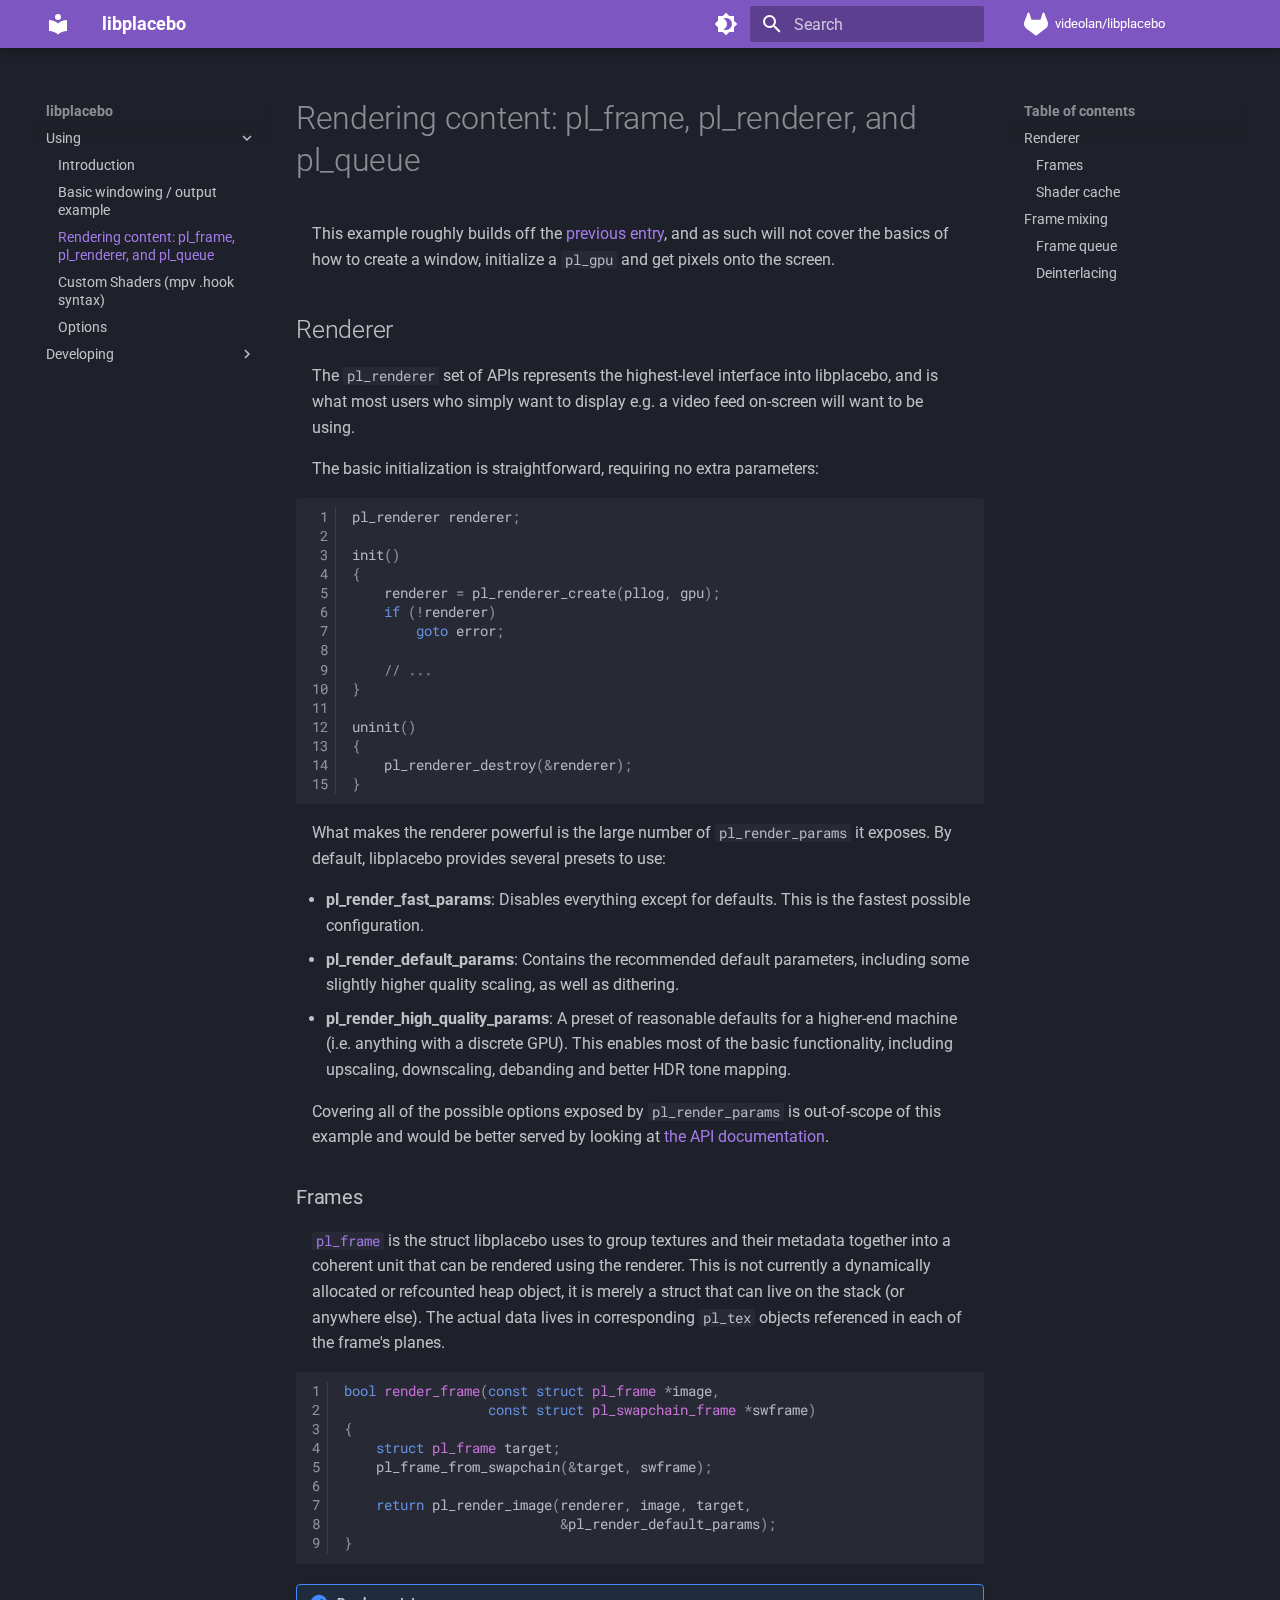
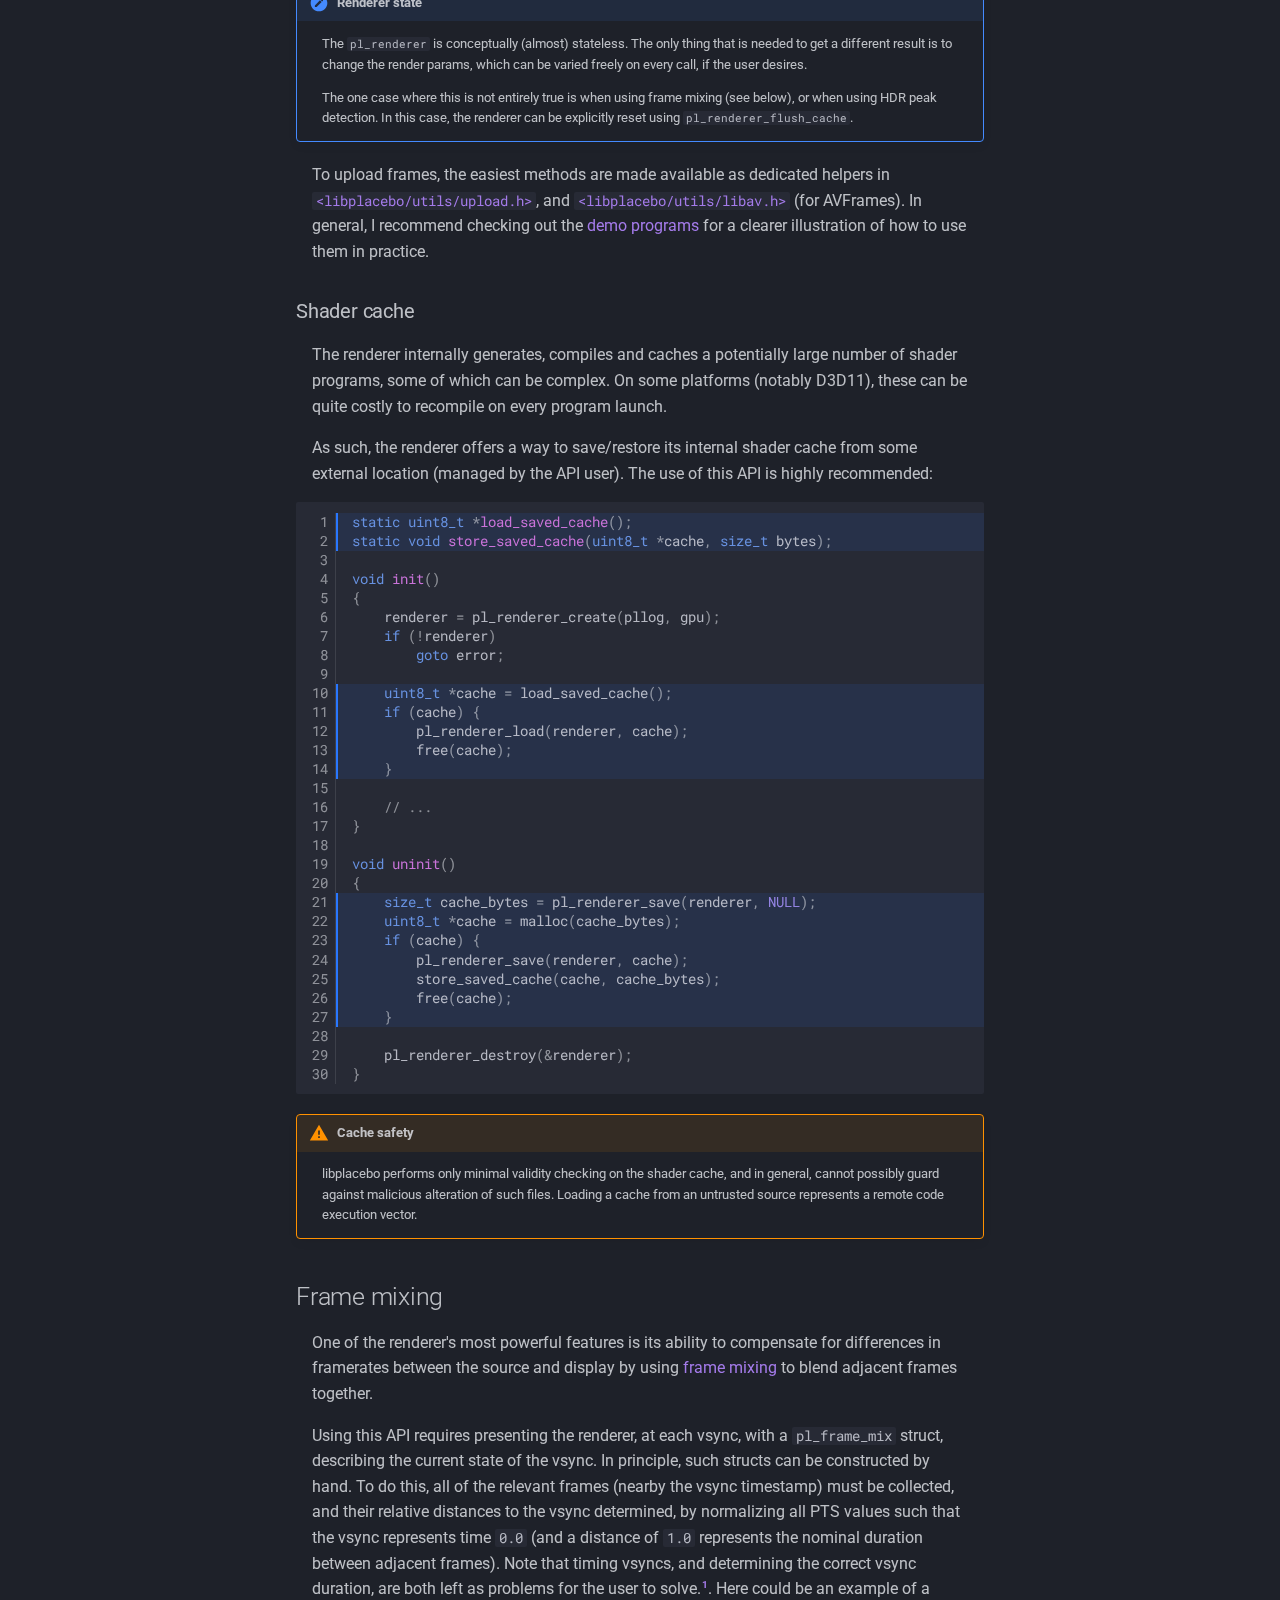
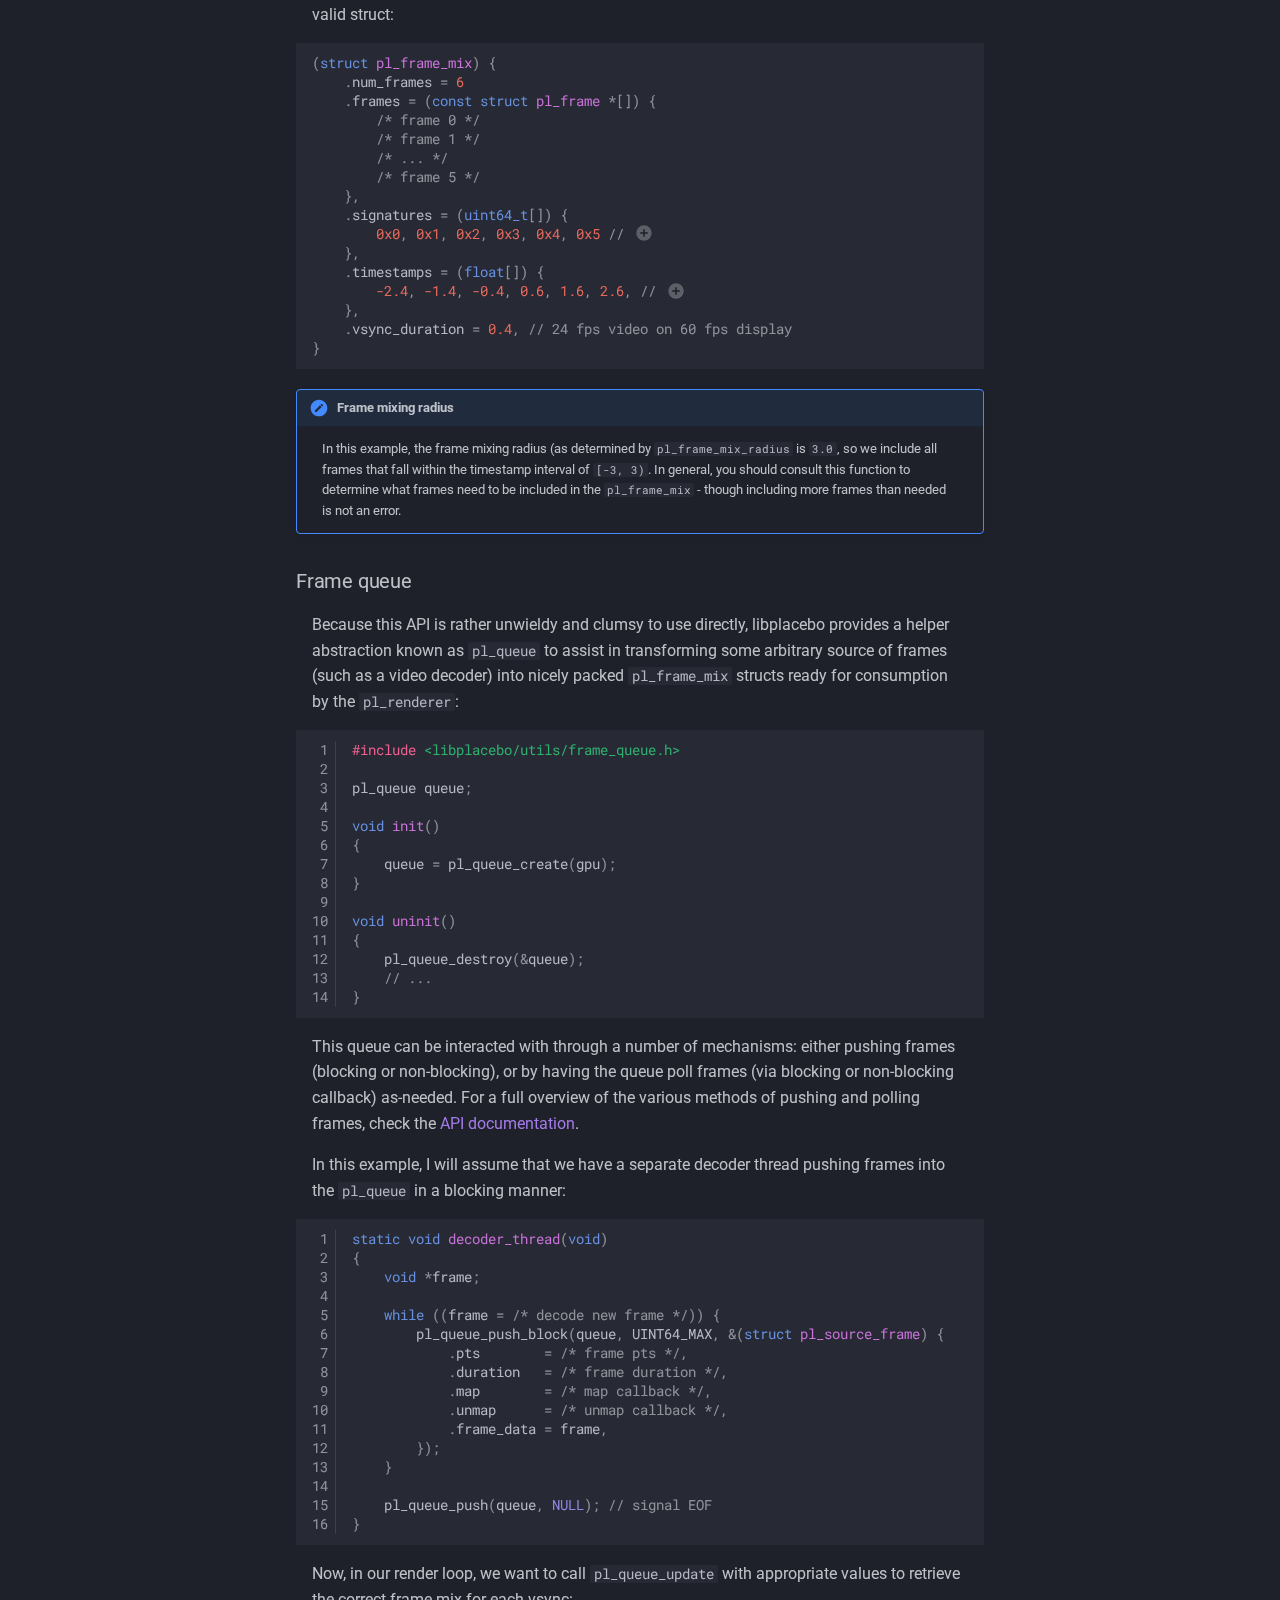
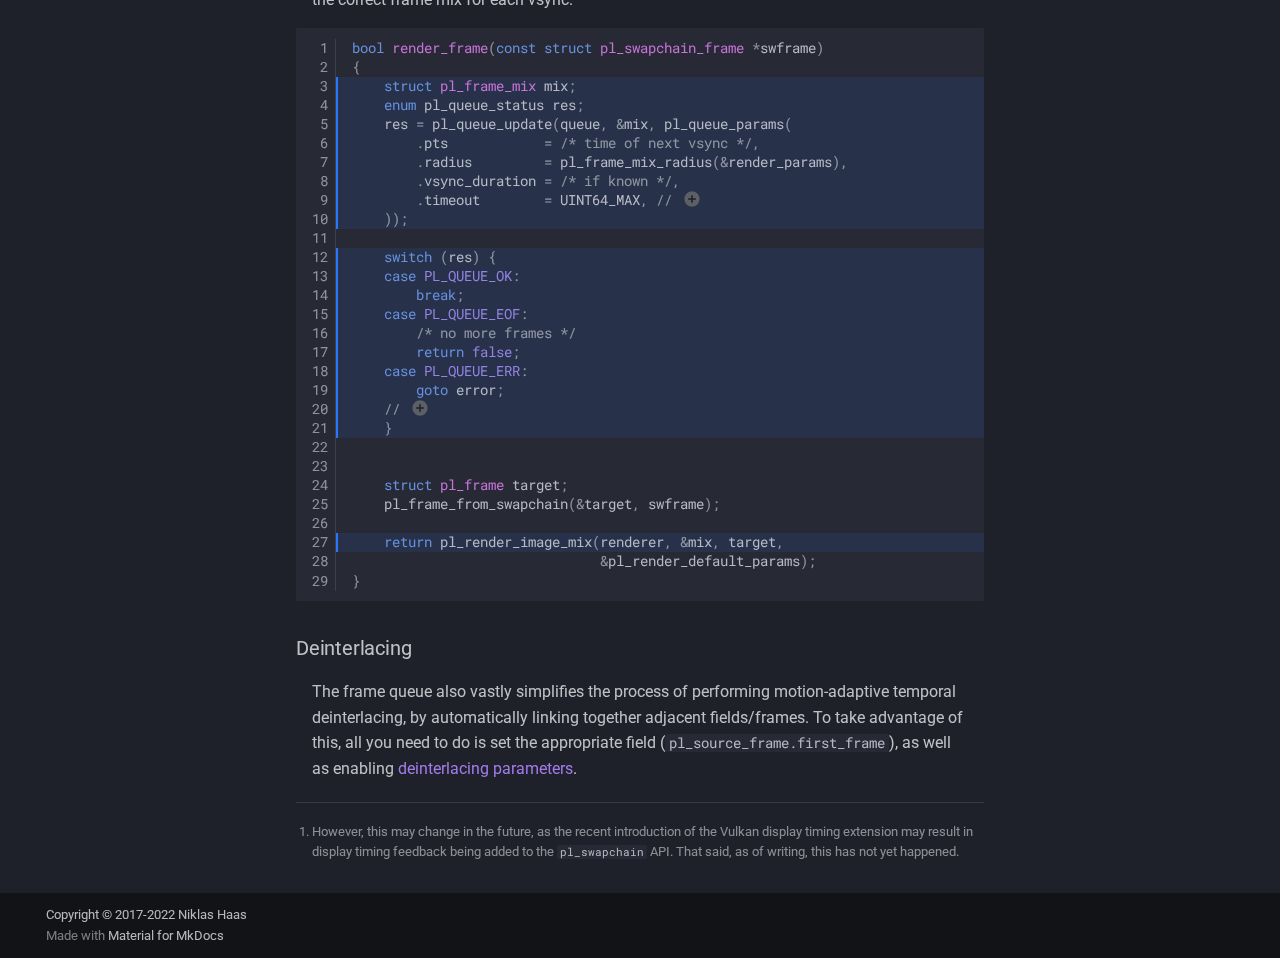
<file: renderer/index.html>
<!doctype html>
<html lang="en" class="no-js">
  <head>
    
      <meta charset="utf-8">
      <meta name="viewport" content="width=device-width,initial-scale=1">
      
      
      
        <link rel="canonical" href="https://libplacebo.org/renderer/">
      
      
        <link rel="prev" href="../basic-rendering/">
      
      
        <link rel="next" href="../custom-shaders/">
      
      
      <link rel="icon" href="../assets/images/favicon.png">
      <meta name="generator" content="mkdocs-1.6.1, mkdocs-material-9.6.11">
    
    
      
        <title>Rendering content: pl_frame, pl_renderer, and pl_queue - libplacebo</title>
      
    
    
      <link rel="stylesheet" href="../assets/stylesheets/main.4af4bdda.min.css">
      
        
        <link rel="stylesheet" href="../assets/stylesheets/palette.06af60db.min.css">
      
      


    
    
      
    
    
      
        
        
        <link rel="preconnect" href="https://fonts.gstatic.com" crossorigin>
        <link rel="stylesheet" href="https://fonts.googleapis.com/css?family=Roboto:300,300i,400,400i,700,700i%7CRoboto+Mono:400,400i,700,700i&display=fallback">
        <style>:root{--md-text-font:"Roboto";--md-code-font:"Roboto Mono"}</style>
      
    
    
      <link rel="stylesheet" href="../style.css">
    
    <script>__md_scope=new URL("..",location),__md_hash=e=>[...e].reduce(((e,_)=>(e<<5)-e+_.charCodeAt(0)),0),__md_get=(e,_=localStorage,t=__md_scope)=>JSON.parse(_.getItem(t.pathname+"."+e)),__md_set=(e,_,t=localStorage,a=__md_scope)=>{try{t.setItem(a.pathname+"."+e,JSON.stringify(_))}catch(e){}}</script>
    
      

    
    
    
  </head>
  
  
    
    
      
    
    
    
    
    <body dir="ltr" data-md-color-scheme="slate" data-md-color-primary="deep-purple" data-md-color-accent="deep-purple">
  
    
    <input class="md-toggle" data-md-toggle="drawer" type="checkbox" id="__drawer" autocomplete="off">
    <input class="md-toggle" data-md-toggle="search" type="checkbox" id="__search" autocomplete="off">
    <label class="md-overlay" for="__drawer"></label>
    <div data-md-component="skip">
      
        
        <a href="#rendering-content-pl_frame-pl_renderer-and-pl_queue" class="md-skip">
          Skip to content
        </a>
      
    </div>
    <div data-md-component="announce">
      
    </div>
    
    
      

  

<header class="md-header md-header--shadow" data-md-component="header">
  <nav class="md-header__inner md-grid" aria-label="Header">
    <a href=".." title="libplacebo" class="md-header__button md-logo" aria-label="libplacebo" data-md-component="logo">
      
  
  <svg xmlns="http://www.w3.org/2000/svg" viewBox="0 0 24 24"><path d="M12 8a3 3 0 0 0 3-3 3 3 0 0 0-3-3 3 3 0 0 0-3 3 3 3 0 0 0 3 3m0 3.54C9.64 9.35 6.5 8 3 8v11c3.5 0 6.64 1.35 9 3.54 2.36-2.19 5.5-3.54 9-3.54V8c-3.5 0-6.64 1.35-9 3.54"/></svg>

    </a>
    <label class="md-header__button md-icon" for="__drawer">
      
      <svg xmlns="http://www.w3.org/2000/svg" viewBox="0 0 24 24"><path d="M3 6h18v2H3zm0 5h18v2H3zm0 5h18v2H3z"/></svg>
    </label>
    <div class="md-header__title" data-md-component="header-title">
      <div class="md-header__ellipsis">
        <div class="md-header__topic">
          <span class="md-ellipsis">
            libplacebo
          </span>
        </div>
        <div class="md-header__topic" data-md-component="header-topic">
          <span class="md-ellipsis">
            
              Rendering content: pl_frame, pl_renderer, and pl_queue
            
          </span>
        </div>
      </div>
    </div>
    
      
        <form class="md-header__option" data-md-component="palette">
  
    
    
    
    <input class="md-option" data-md-color-media="" data-md-color-scheme="slate" data-md-color-primary="deep-purple" data-md-color-accent="deep-purple"  aria-label="Switch to light mode"  type="radio" name="__palette" id="__palette_0">
    
      <label class="md-header__button md-icon" title="Switch to light mode" for="__palette_1" hidden>
        <svg xmlns="http://www.w3.org/2000/svg" viewBox="0 0 24 24"><path d="M12 18c-.89 0-1.74-.2-2.5-.55C11.56 16.5 13 14.42 13 12s-1.44-4.5-3.5-5.45C10.26 6.2 11.11 6 12 6a6 6 0 0 1 6 6 6 6 0 0 1-6 6m8-9.31V4h-4.69L12 .69 8.69 4H4v4.69L.69 12 4 15.31V20h4.69L12 23.31 15.31 20H20v-4.69L23.31 12z"/></svg>
      </label>
    
  
    
    
    
    <input class="md-option" data-md-color-media="" data-md-color-scheme="default" data-md-color-primary="purple" data-md-color-accent="purple"  aria-label="Switch to dark mode"  type="radio" name="__palette" id="__palette_1">
    
      <label class="md-header__button md-icon" title="Switch to dark mode" for="__palette_0" hidden>
        <svg xmlns="http://www.w3.org/2000/svg" viewBox="0 0 24 24"><path d="M12 8a4 4 0 0 0-4 4 4 4 0 0 0 4 4 4 4 0 0 0 4-4 4 4 0 0 0-4-4m0 10a6 6 0 0 1-6-6 6 6 0 0 1 6-6 6 6 0 0 1 6 6 6 6 0 0 1-6 6m8-9.31V4h-4.69L12 .69 8.69 4H4v4.69L.69 12 4 15.31V20h4.69L12 23.31 15.31 20H20v-4.69L23.31 12z"/></svg>
      </label>
    
  
</form>
      
    
    
      <script>var palette=__md_get("__palette");if(palette&&palette.color){if("(prefers-color-scheme)"===palette.color.media){var media=matchMedia("(prefers-color-scheme: light)"),input=document.querySelector(media.matches?"[data-md-color-media='(prefers-color-scheme: light)']":"[data-md-color-media='(prefers-color-scheme: dark)']");palette.color.media=input.getAttribute("data-md-color-media"),palette.color.scheme=input.getAttribute("data-md-color-scheme"),palette.color.primary=input.getAttribute("data-md-color-primary"),palette.color.accent=input.getAttribute("data-md-color-accent")}for(var[key,value]of Object.entries(palette.color))document.body.setAttribute("data-md-color-"+key,value)}</script>
    
    
    
      
      
        <label class="md-header__button md-icon" for="__search">
          
          <svg xmlns="http://www.w3.org/2000/svg" viewBox="0 0 24 24"><path d="M9.5 3A6.5 6.5 0 0 1 16 9.5c0 1.61-.59 3.09-1.56 4.23l.27.27h.79l5 5-1.5 1.5-5-5v-.79l-.27-.27A6.52 6.52 0 0 1 9.5 16 6.5 6.5 0 0 1 3 9.5 6.5 6.5 0 0 1 9.5 3m0 2C7 5 5 7 5 9.5S7 14 9.5 14 14 12 14 9.5 12 5 9.5 5"/></svg>
        </label>
        <div class="md-search" data-md-component="search" role="dialog">
  <label class="md-search__overlay" for="__search"></label>
  <div class="md-search__inner" role="search">
    <form class="md-search__form" name="search">
      <input type="text" class="md-search__input" name="query" aria-label="Search" placeholder="Search" autocapitalize="off" autocorrect="off" autocomplete="off" spellcheck="false" data-md-component="search-query" required>
      <label class="md-search__icon md-icon" for="__search">
        
        <svg xmlns="http://www.w3.org/2000/svg" viewBox="0 0 24 24"><path d="M9.5 3A6.5 6.5 0 0 1 16 9.5c0 1.61-.59 3.09-1.56 4.23l.27.27h.79l5 5-1.5 1.5-5-5v-.79l-.27-.27A6.52 6.52 0 0 1 9.5 16 6.5 6.5 0 0 1 3 9.5 6.5 6.5 0 0 1 9.5 3m0 2C7 5 5 7 5 9.5S7 14 9.5 14 14 12 14 9.5 12 5 9.5 5"/></svg>
        
        <svg xmlns="http://www.w3.org/2000/svg" viewBox="0 0 24 24"><path d="M20 11v2H8l5.5 5.5-1.42 1.42L4.16 12l7.92-7.92L13.5 5.5 8 11z"/></svg>
      </label>
      <nav class="md-search__options" aria-label="Search">
        
        <button type="reset" class="md-search__icon md-icon" title="Clear" aria-label="Clear" tabindex="-1">
          
          <svg xmlns="http://www.w3.org/2000/svg" viewBox="0 0 24 24"><path d="M19 6.41 17.59 5 12 10.59 6.41 5 5 6.41 10.59 12 5 17.59 6.41 19 12 13.41 17.59 19 19 17.59 13.41 12z"/></svg>
        </button>
      </nav>
      
    </form>
    <div class="md-search__output">
      <div class="md-search__scrollwrap" tabindex="0" data-md-scrollfix>
        <div class="md-search-result" data-md-component="search-result">
          <div class="md-search-result__meta">
            Initializing search
          </div>
          <ol class="md-search-result__list" role="presentation"></ol>
        </div>
      </div>
    </div>
  </div>
</div>
      
    
    
      <div class="md-header__source">
        <a href="https://code.videolan.org/videolan/libplacebo" title="Go to repository" class="md-source" data-md-component="source">
  <div class="md-source__icon md-icon">
    
    <svg xmlns="http://www.w3.org/2000/svg" viewBox="0 0 512 512"><!--! Font Awesome Free 6.7.2 by @fontawesome - https://fontawesome.com License - https://fontawesome.com/license/free (Icons: CC BY 4.0, Fonts: SIL OFL 1.1, Code: MIT License) Copyright 2024 Fonticons, Inc.--><path d="m503.5 204.6-.7-1.8-69.7-181.78c-1.4-3.57-3.9-6.59-7.2-8.64-2.4-1.55-5.1-2.515-8-2.81s-5.7.083-8.4 1.11c-2.7 1.02-5.1 2.66-7.1 4.78-1.9 2.12-3.3 4.67-4.1 7.44l-47 144H160.8l-47.1-144c-.8-2.77-2.2-5.31-4.1-7.43-2-2.12-4.4-3.75-7.1-4.77a18.1 18.1 0 0 0-8.38-1.113 18.4 18.4 0 0 0-8.04 2.793 18.1 18.1 0 0 0-7.16 8.64L9.267 202.8l-.724 1.8a129.57 129.57 0 0 0-3.52 82c7.747 26.9 24.047 50.7 46.447 67.6l.27.2.59.4 105.97 79.5 52.6 39.7 32 24.2c3.7 1.9 8.3 4.3 13 4.3s9.3-2.4 13-4.3l32-24.2 52.6-39.7 106.7-79.9.3-.3c22.4-16.9 38.7-40.6 45.6-67.5 8.6-27 7.4-55.8-2.6-82"/></svg>
  </div>
  <div class="md-source__repository">
    videolan/libplacebo
  </div>
</a>
      </div>
    
  </nav>
  
</header>
    
    <div class="md-container" data-md-component="container">
      
      
        
          
        
      
      <main class="md-main" data-md-component="main">
        <div class="md-main__inner md-grid">
          
            
              
              <div class="md-sidebar md-sidebar--primary" data-md-component="sidebar" data-md-type="navigation" >
                <div class="md-sidebar__scrollwrap">
                  <div class="md-sidebar__inner">
                    



<nav class="md-nav md-nav--primary" aria-label="Navigation" data-md-level="0">
  <label class="md-nav__title" for="__drawer">
    <a href=".." title="libplacebo" class="md-nav__button md-logo" aria-label="libplacebo" data-md-component="logo">
      
  
  <svg xmlns="http://www.w3.org/2000/svg" viewBox="0 0 24 24"><path d="M12 8a3 3 0 0 0 3-3 3 3 0 0 0-3-3 3 3 0 0 0-3 3 3 3 0 0 0 3 3m0 3.54C9.64 9.35 6.5 8 3 8v11c3.5 0 6.64 1.35 9 3.54 2.36-2.19 5.5-3.54 9-3.54V8c-3.5 0-6.64 1.35-9 3.54"/></svg>

    </a>
    libplacebo
  </label>
  
    <div class="md-nav__source">
      <a href="https://code.videolan.org/videolan/libplacebo" title="Go to repository" class="md-source" data-md-component="source">
  <div class="md-source__icon md-icon">
    
    <svg xmlns="http://www.w3.org/2000/svg" viewBox="0 0 512 512"><!--! Font Awesome Free 6.7.2 by @fontawesome - https://fontawesome.com License - https://fontawesome.com/license/free (Icons: CC BY 4.0, Fonts: SIL OFL 1.1, Code: MIT License) Copyright 2024 Fonticons, Inc.--><path d="m503.5 204.6-.7-1.8-69.7-181.78c-1.4-3.57-3.9-6.59-7.2-8.64-2.4-1.55-5.1-2.515-8-2.81s-5.7.083-8.4 1.11c-2.7 1.02-5.1 2.66-7.1 4.78-1.9 2.12-3.3 4.67-4.1 7.44l-47 144H160.8l-47.1-144c-.8-2.77-2.2-5.31-4.1-7.43-2-2.12-4.4-3.75-7.1-4.77a18.1 18.1 0 0 0-8.38-1.113 18.4 18.4 0 0 0-8.04 2.793 18.1 18.1 0 0 0-7.16 8.64L9.267 202.8l-.724 1.8a129.57 129.57 0 0 0-3.52 82c7.747 26.9 24.047 50.7 46.447 67.6l.27.2.59.4 105.97 79.5 52.6 39.7 32 24.2c3.7 1.9 8.3 4.3 13 4.3s9.3-2.4 13-4.3l32-24.2 52.6-39.7 106.7-79.9.3-.3c22.4-16.9 38.7-40.6 45.6-67.5 8.6-27 7.4-55.8-2.6-82"/></svg>
  </div>
  <div class="md-source__repository">
    videolan/libplacebo
  </div>
</a>
    </div>
  
  <ul class="md-nav__list" data-md-scrollfix>
    
      
      
  
  
    
  
  
  
    
    
    
    
    
    <li class="md-nav__item md-nav__item--active md-nav__item--nested">
      
        
        
        <input class="md-nav__toggle md-toggle " type="checkbox" id="__nav_1" checked>
        
          
          <label class="md-nav__link" for="__nav_1" id="__nav_1_label" tabindex="0">
            
  
  
  <span class="md-ellipsis">
    Using
    
  </span>
  

            <span class="md-nav__icon md-icon"></span>
          </label>
        
        <nav class="md-nav" data-md-level="1" aria-labelledby="__nav_1_label" aria-expanded="true">
          <label class="md-nav__title" for="__nav_1">
            <span class="md-nav__icon md-icon"></span>
            Using
          </label>
          <ul class="md-nav__list" data-md-scrollfix>
            
              
                
  
  
  
  
    <li class="md-nav__item">
      <a href=".." class="md-nav__link">
        
  
  
  <span class="md-ellipsis">
    Introduction
    
  </span>
  

      </a>
    </li>
  

              
            
              
                
  
  
  
  
    <li class="md-nav__item">
      <a href="../basic-rendering/" class="md-nav__link">
        
  
  
  <span class="md-ellipsis">
    Basic windowing / output example
    
  </span>
  

      </a>
    </li>
  

              
            
              
                
  
  
    
  
  
  
    <li class="md-nav__item md-nav__item--active">
      
      <input class="md-nav__toggle md-toggle" type="checkbox" id="__toc">
      
      
        
      
      
        <label class="md-nav__link md-nav__link--active" for="__toc">
          
  
  
  <span class="md-ellipsis">
    Rendering content: pl_frame, pl_renderer, and pl_queue
    
  </span>
  

          <span class="md-nav__icon md-icon"></span>
        </label>
      
      <a href="./" class="md-nav__link md-nav__link--active">
        
  
  
  <span class="md-ellipsis">
    Rendering content: pl_frame, pl_renderer, and pl_queue
    
  </span>
  

      </a>
      
        

<nav class="md-nav md-nav--secondary" aria-label="Table of contents">
  
  
  
    
  
  
    <label class="md-nav__title" for="__toc">
      <span class="md-nav__icon md-icon"></span>
      Table of contents
    </label>
    <ul class="md-nav__list" data-md-component="toc" data-md-scrollfix>
      
        <li class="md-nav__item">
  <a href="#renderer" class="md-nav__link">
    <span class="md-ellipsis">
      Renderer
    </span>
  </a>
  
    <nav class="md-nav" aria-label="Renderer">
      <ul class="md-nav__list">
        
          <li class="md-nav__item">
  <a href="#frames" class="md-nav__link">
    <span class="md-ellipsis">
      Frames
    </span>
  </a>
  
</li>
        
          <li class="md-nav__item">
  <a href="#shader-cache" class="md-nav__link">
    <span class="md-ellipsis">
      Shader cache
    </span>
  </a>
  
</li>
        
      </ul>
    </nav>
  
</li>
      
        <li class="md-nav__item">
  <a href="#frame-mixing" class="md-nav__link">
    <span class="md-ellipsis">
      Frame mixing
    </span>
  </a>
  
    <nav class="md-nav" aria-label="Frame mixing">
      <ul class="md-nav__list">
        
          <li class="md-nav__item">
  <a href="#frame-queue" class="md-nav__link">
    <span class="md-ellipsis">
      Frame queue
    </span>
  </a>
  
</li>
        
          <li class="md-nav__item">
  <a href="#deinterlacing" class="md-nav__link">
    <span class="md-ellipsis">
      Deinterlacing
    </span>
  </a>
  
</li>
        
      </ul>
    </nav>
  
</li>
      
    </ul>
  
</nav>
      
    </li>
  

              
            
              
                
  
  
  
  
    <li class="md-nav__item">
      <a href="../custom-shaders/" class="md-nav__link">
        
  
  
  <span class="md-ellipsis">
    Custom Shaders (mpv .hook syntax)
    
  </span>
  

      </a>
    </li>
  

              
            
              
                
  
  
  
  
    <li class="md-nav__item">
      <a href="../options/" class="md-nav__link">
        
  
  
  <span class="md-ellipsis">
    Options
    
  </span>
  

      </a>
    </li>
  

              
            
          </ul>
        </nav>
      
    </li>
  

    
      
      
  
  
  
  
    
    
    
    
    
    <li class="md-nav__item md-nav__item--nested">
      
        
        
        <input class="md-nav__toggle md-toggle " type="checkbox" id="__nav_2" >
        
          
          <label class="md-nav__link" for="__nav_2" id="__nav_2_label" tabindex="0">
            
  
  
  <span class="md-ellipsis">
    Developing
    
  </span>
  

            <span class="md-nav__icon md-icon"></span>
          </label>
        
        <nav class="md-nav" data-md-level="1" aria-labelledby="__nav_2_label" aria-expanded="false">
          <label class="md-nav__title" for="__nav_2">
            <span class="md-nav__icon md-icon"></span>
            Developing
          </label>
          <ul class="md-nav__list" data-md-scrollfix>
            
              
                
  
  
  
  
    <li class="md-nav__item">
      <a href="../glsl/" class="md-nav__link">
        
  
  
  <span class="md-ellipsis">
    GLSL shader system
    
  </span>
  

      </a>
    </li>
  

              
            
          </ul>
        </nav>
      
    </li>
  

    
  </ul>
</nav>
                  </div>
                </div>
              </div>
            
            
              
              <div class="md-sidebar md-sidebar--secondary" data-md-component="sidebar" data-md-type="toc" >
                <div class="md-sidebar__scrollwrap">
                  <div class="md-sidebar__inner">
                    

<nav class="md-nav md-nav--secondary" aria-label="Table of contents">
  
  
  
    
  
  
    <label class="md-nav__title" for="__toc">
      <span class="md-nav__icon md-icon"></span>
      Table of contents
    </label>
    <ul class="md-nav__list" data-md-component="toc" data-md-scrollfix>
      
        <li class="md-nav__item">
  <a href="#renderer" class="md-nav__link">
    <span class="md-ellipsis">
      Renderer
    </span>
  </a>
  
    <nav class="md-nav" aria-label="Renderer">
      <ul class="md-nav__list">
        
          <li class="md-nav__item">
  <a href="#frames" class="md-nav__link">
    <span class="md-ellipsis">
      Frames
    </span>
  </a>
  
</li>
        
          <li class="md-nav__item">
  <a href="#shader-cache" class="md-nav__link">
    <span class="md-ellipsis">
      Shader cache
    </span>
  </a>
  
</li>
        
      </ul>
    </nav>
  
</li>
      
        <li class="md-nav__item">
  <a href="#frame-mixing" class="md-nav__link">
    <span class="md-ellipsis">
      Frame mixing
    </span>
  </a>
  
    <nav class="md-nav" aria-label="Frame mixing">
      <ul class="md-nav__list">
        
          <li class="md-nav__item">
  <a href="#frame-queue" class="md-nav__link">
    <span class="md-ellipsis">
      Frame queue
    </span>
  </a>
  
</li>
        
          <li class="md-nav__item">
  <a href="#deinterlacing" class="md-nav__link">
    <span class="md-ellipsis">
      Deinterlacing
    </span>
  </a>
  
</li>
        
      </ul>
    </nav>
  
</li>
      
    </ul>
  
</nav>
                  </div>
                </div>
              </div>
            
          
          
            <div class="md-content" data-md-component="content">
              <article class="md-content__inner md-typeset">
                
                  



<h1 id="rendering-content-pl_frame-pl_renderer-and-pl_queue">Rendering content: pl_frame, pl_renderer, and pl_queue</h1>
<p>This example roughly builds off the <a href="../basic-rendering/">previous entry</a>,
and as such will not cover the basics of how to create a window, initialize a
<code>pl_gpu</code> and get pixels onto the screen.</p>
<h2 id="renderer">Renderer</h2>
<p>The <code>pl_renderer</code> set of APIs represents the highest-level interface into
libplacebo, and is what most users who simply want to display e.g. a video
feed on-screen will want to be using.</p>
<p>The basic initialization is straightforward, requiring no extra parameters:</p>
<div class="highlight"><table class="highlighttable"><tr><td class="linenos"><div class="linenodiv"><pre><span></span><span class="normal"><a href="#__codelineno-0-1"> 1</a></span>
<span class="normal"><a href="#__codelineno-0-2"> 2</a></span>
<span class="normal"><a href="#__codelineno-0-3"> 3</a></span>
<span class="normal"><a href="#__codelineno-0-4"> 4</a></span>
<span class="normal"><a href="#__codelineno-0-5"> 5</a></span>
<span class="normal"><a href="#__codelineno-0-6"> 6</a></span>
<span class="normal"><a href="#__codelineno-0-7"> 7</a></span>
<span class="normal"><a href="#__codelineno-0-8"> 8</a></span>
<span class="normal"><a href="#__codelineno-0-9"> 9</a></span>
<span class="normal"><a href="#__codelineno-0-10">10</a></span>
<span class="normal"><a href="#__codelineno-0-11">11</a></span>
<span class="normal"><a href="#__codelineno-0-12">12</a></span>
<span class="normal"><a href="#__codelineno-0-13">13</a></span>
<span class="normal"><a href="#__codelineno-0-14">14</a></span>
<span class="normal"><a href="#__codelineno-0-15">15</a></span></pre></div></td><td class="code"><div><pre><span></span><code><a id="__codelineno-0-1" name="__codelineno-0-1"></a><span class="n">pl_renderer</span><span class="w"> </span><span class="n">renderer</span><span class="p">;</span>
<a id="__codelineno-0-2" name="__codelineno-0-2"></a>
<a id="__codelineno-0-3" name="__codelineno-0-3"></a><span class="n">init</span><span class="p">()</span>
<a id="__codelineno-0-4" name="__codelineno-0-4"></a><span class="p">{</span>
<a id="__codelineno-0-5" name="__codelineno-0-5"></a><span class="w">    </span><span class="n">renderer</span><span class="w"> </span><span class="o">=</span><span class="w"> </span><span class="n">pl_renderer_create</span><span class="p">(</span><span class="n">pllog</span><span class="p">,</span><span class="w"> </span><span class="n">gpu</span><span class="p">);</span>
<a id="__codelineno-0-6" name="__codelineno-0-6"></a><span class="w">    </span><span class="k">if</span><span class="w"> </span><span class="p">(</span><span class="o">!</span><span class="n">renderer</span><span class="p">)</span>
<a id="__codelineno-0-7" name="__codelineno-0-7"></a><span class="w">        </span><span class="k">goto</span><span class="w"> </span><span class="n">error</span><span class="p">;</span>
<a id="__codelineno-0-8" name="__codelineno-0-8"></a>
<a id="__codelineno-0-9" name="__codelineno-0-9"></a><span class="w">    </span><span class="c1">// ...</span>
<a id="__codelineno-0-10" name="__codelineno-0-10"></a><span class="p">}</span>
<a id="__codelineno-0-11" name="__codelineno-0-11"></a>
<a id="__codelineno-0-12" name="__codelineno-0-12"></a><span class="n">uninit</span><span class="p">()</span>
<a id="__codelineno-0-13" name="__codelineno-0-13"></a><span class="p">{</span>
<a id="__codelineno-0-14" name="__codelineno-0-14"></a><span class="w">    </span><span class="n">pl_renderer_destroy</span><span class="p">(</span><span class="o">&amp;</span><span class="n">renderer</span><span class="p">);</span>
<a id="__codelineno-0-15" name="__codelineno-0-15"></a><span class="p">}</span>
</code></pre></div></td></tr></table></div>
<p>What makes the renderer powerful is the large number of <code>pl_render_params</code> it
exposes. By default, libplacebo provides several presets to use:</p>
<ul>
<li><strong>pl_render_fast_params</strong>: Disables everything except for defaults. This is
  the fastest possible configuration.</li>
<li><strong>pl_render_default_params</strong>: Contains the recommended default parameters,
  including some slightly higher quality scaling, as well as dithering.</li>
<li><strong>pl_render_high_quality_params</strong>: A preset of reasonable defaults for a
  higher-end machine (i.e. anything with a discrete GPU). This enables most
  of the basic functionality, including upscaling, downscaling, debanding
  and better HDR tone mapping.</li>
</ul>
<p>Covering all of the possible options exposed by <code>pl_render_params</code> is
out-of-scope of this example and would be better served by looking at <a href="https://code.videolan.org/videolan/libplacebo/-/blob/master/src/include/libplacebo/renderer.h#L94">the API
documentation</a>.</p>
<h3 id="frames">Frames</h3>
<p><a href="https://code.videolan.org/videolan/libplacebo/-/blob/master/src/include/libplacebo/renderer.h#L503"><code>pl_frame</code></a>
is the struct libplacebo uses to group textures and their metadata together
into a coherent unit that can be rendered using the renderer. This is not
currently a dynamically allocated or refcounted heap object, it is merely a
struct that can live on the stack (or anywhere else). The actual data lives in
corresponding <code>pl_tex</code> objects referenced in each of the frame's planes.</p>
<div class="highlight"><table class="highlighttable"><tr><td class="linenos"><div class="linenodiv"><pre><span></span><span class="normal"><a href="#__codelineno-1-1">1</a></span>
<span class="normal"><a href="#__codelineno-1-2">2</a></span>
<span class="normal"><a href="#__codelineno-1-3">3</a></span>
<span class="normal"><a href="#__codelineno-1-4">4</a></span>
<span class="normal"><a href="#__codelineno-1-5">5</a></span>
<span class="normal"><a href="#__codelineno-1-6">6</a></span>
<span class="normal"><a href="#__codelineno-1-7">7</a></span>
<span class="normal"><a href="#__codelineno-1-8">8</a></span>
<span class="normal"><a href="#__codelineno-1-9">9</a></span></pre></div></td><td class="code"><div><pre><span></span><code><a id="__codelineno-1-1" name="__codelineno-1-1"></a><span class="kt">bool</span><span class="w"> </span><span class="nf">render_frame</span><span class="p">(</span><span class="k">const</span><span class="w"> </span><span class="k">struct</span><span class="w"> </span><span class="nc">pl_frame</span><span class="w"> </span><span class="o">*</span><span class="n">image</span><span class="p">,</span>
<a id="__codelineno-1-2" name="__codelineno-1-2"></a><span class="w">                  </span><span class="k">const</span><span class="w"> </span><span class="k">struct</span><span class="w"> </span><span class="nc">pl_swapchain_frame</span><span class="w"> </span><span class="o">*</span><span class="n">swframe</span><span class="p">)</span>
<a id="__codelineno-1-3" name="__codelineno-1-3"></a><span class="p">{</span>
<a id="__codelineno-1-4" name="__codelineno-1-4"></a><span class="w">    </span><span class="k">struct</span><span class="w"> </span><span class="nc">pl_frame</span><span class="w"> </span><span class="n">target</span><span class="p">;</span>
<a id="__codelineno-1-5" name="__codelineno-1-5"></a><span class="w">    </span><span class="n">pl_frame_from_swapchain</span><span class="p">(</span><span class="o">&amp;</span><span class="n">target</span><span class="p">,</span><span class="w"> </span><span class="n">swframe</span><span class="p">);</span>
<a id="__codelineno-1-6" name="__codelineno-1-6"></a>
<a id="__codelineno-1-7" name="__codelineno-1-7"></a><span class="w">    </span><span class="k">return</span><span class="w"> </span><span class="n">pl_render_image</span><span class="p">(</span><span class="n">renderer</span><span class="p">,</span><span class="w"> </span><span class="n">image</span><span class="p">,</span><span class="w"> </span><span class="n">target</span><span class="p">,</span>
<a id="__codelineno-1-8" name="__codelineno-1-8"></a><span class="w">                           </span><span class="o">&amp;</span><span class="n">pl_render_default_params</span><span class="p">);</span>
<a id="__codelineno-1-9" name="__codelineno-1-9"></a><span class="p">}</span>
</code></pre></div></td></tr></table></div>
<div class="admonition note">
<p class="admonition-title">Renderer state</p>
<p>The <code>pl_renderer</code> is conceptually (almost) stateless. The only thing that
is needed to get a different result is to change the render params, which
can be varied freely on every call, if the user desires.</p>
<p>The one case where this is not entirely true is when using frame mixing
(see below), or when using HDR peak detection. In this case, the renderer
can be explicitly reset using <code>pl_renderer_flush_cache</code>.</p>
</div>
<p>To upload frames, the easiest methods are made available as dedicated helpers
in
<a href="https://code.videolan.org/videolan/libplacebo/-/blob/master/src/include/libplacebo/utils/upload.h"><code>&lt;libplacebo/utils/upload.h&gt;</code></a>,
and
<a href="https://code.videolan.org/videolan/libplacebo/-/blob/master/src/include/libplacebo/utils/libav.h"><code>&lt;libplacebo/utils/libav.h&gt;</code></a>
(for AVFrames). In general, I recommend checking out the <a href="https://code.videolan.org/videolan/libplacebo/-/tree/master/demos">demo
programs</a>
for a clearer illustration of how to use them in practice.</p>
<h3 id="shader-cache">Shader cache</h3>
<p>The renderer internally generates, compiles and caches a potentially large
number of shader programs, some of which can be complex. On some platforms
(notably D3D11), these can be quite costly to recompile on every program
launch.</p>
<p>As such, the renderer offers a way to save/restore its internal shader cache
from some external location (managed by the API user). The use of this API is
highly recommended:</p>
<div class="highlight"><table class="highlighttable"><tr><td class="linenos"><div class="linenodiv"><pre><span></span><span class="normal"><a href="#__codelineno-2-1"> 1</a></span>
<span class="normal"><a href="#__codelineno-2-2"> 2</a></span>
<span class="normal"><a href="#__codelineno-2-3"> 3</a></span>
<span class="normal"><a href="#__codelineno-2-4"> 4</a></span>
<span class="normal"><a href="#__codelineno-2-5"> 5</a></span>
<span class="normal"><a href="#__codelineno-2-6"> 6</a></span>
<span class="normal"><a href="#__codelineno-2-7"> 7</a></span>
<span class="normal"><a href="#__codelineno-2-8"> 8</a></span>
<span class="normal"><a href="#__codelineno-2-9"> 9</a></span>
<span class="normal"><a href="#__codelineno-2-10">10</a></span>
<span class="normal"><a href="#__codelineno-2-11">11</a></span>
<span class="normal"><a href="#__codelineno-2-12">12</a></span>
<span class="normal"><a href="#__codelineno-2-13">13</a></span>
<span class="normal"><a href="#__codelineno-2-14">14</a></span>
<span class="normal"><a href="#__codelineno-2-15">15</a></span>
<span class="normal"><a href="#__codelineno-2-16">16</a></span>
<span class="normal"><a href="#__codelineno-2-17">17</a></span>
<span class="normal"><a href="#__codelineno-2-18">18</a></span>
<span class="normal"><a href="#__codelineno-2-19">19</a></span>
<span class="normal"><a href="#__codelineno-2-20">20</a></span>
<span class="normal"><a href="#__codelineno-2-21">21</a></span>
<span class="normal"><a href="#__codelineno-2-22">22</a></span>
<span class="normal"><a href="#__codelineno-2-23">23</a></span>
<span class="normal"><a href="#__codelineno-2-24">24</a></span>
<span class="normal"><a href="#__codelineno-2-25">25</a></span>
<span class="normal"><a href="#__codelineno-2-26">26</a></span>
<span class="normal"><a href="#__codelineno-2-27">27</a></span>
<span class="normal"><a href="#__codelineno-2-28">28</a></span>
<span class="normal"><a href="#__codelineno-2-29">29</a></span>
<span class="normal"><a href="#__codelineno-2-30">30</a></span></pre></div></td><td class="code"><div><pre><span></span><code><a id="__codelineno-2-1" name="__codelineno-2-1"></a><span class="hll"><span class="k">static</span><span class="w"> </span><span class="kt">uint8_t</span><span class="w"> </span><span class="o">*</span><span class="nf">load_saved_cache</span><span class="p">();</span>
</span><a id="__codelineno-2-2" name="__codelineno-2-2"></a><span class="hll"><span class="k">static</span><span class="w"> </span><span class="kt">void</span><span class="w"> </span><span class="nf">store_saved_cache</span><span class="p">(</span><span class="kt">uint8_t</span><span class="w"> </span><span class="o">*</span><span class="n">cache</span><span class="p">,</span><span class="w"> </span><span class="kt">size_t</span><span class="w"> </span><span class="n">bytes</span><span class="p">);</span>
</span><a id="__codelineno-2-3" name="__codelineno-2-3"></a>
<a id="__codelineno-2-4" name="__codelineno-2-4"></a><span class="kt">void</span><span class="w"> </span><span class="nf">init</span><span class="p">()</span>
<a id="__codelineno-2-5" name="__codelineno-2-5"></a><span class="p">{</span>
<a id="__codelineno-2-6" name="__codelineno-2-6"></a><span class="w">    </span><span class="n">renderer</span><span class="w"> </span><span class="o">=</span><span class="w"> </span><span class="n">pl_renderer_create</span><span class="p">(</span><span class="n">pllog</span><span class="p">,</span><span class="w"> </span><span class="n">gpu</span><span class="p">);</span>
<a id="__codelineno-2-7" name="__codelineno-2-7"></a><span class="w">    </span><span class="k">if</span><span class="w"> </span><span class="p">(</span><span class="o">!</span><span class="n">renderer</span><span class="p">)</span>
<a id="__codelineno-2-8" name="__codelineno-2-8"></a><span class="w">        </span><span class="k">goto</span><span class="w"> </span><span class="n">error</span><span class="p">;</span>
<a id="__codelineno-2-9" name="__codelineno-2-9"></a>
<a id="__codelineno-2-10" name="__codelineno-2-10"></a><span class="hll"><span class="w">    </span><span class="kt">uint8_t</span><span class="w"> </span><span class="o">*</span><span class="n">cache</span><span class="w"> </span><span class="o">=</span><span class="w"> </span><span class="n">load_saved_cache</span><span class="p">();</span>
</span><a id="__codelineno-2-11" name="__codelineno-2-11"></a><span class="hll"><span class="w">    </span><span class="k">if</span><span class="w"> </span><span class="p">(</span><span class="n">cache</span><span class="p">)</span><span class="w"> </span><span class="p">{</span>
</span><a id="__codelineno-2-12" name="__codelineno-2-12"></a><span class="hll"><span class="w">        </span><span class="n">pl_renderer_load</span><span class="p">(</span><span class="n">renderer</span><span class="p">,</span><span class="w"> </span><span class="n">cache</span><span class="p">);</span>
</span><a id="__codelineno-2-13" name="__codelineno-2-13"></a><span class="hll"><span class="w">        </span><span class="n">free</span><span class="p">(</span><span class="n">cache</span><span class="p">);</span>
</span><a id="__codelineno-2-14" name="__codelineno-2-14"></a><span class="hll"><span class="w">    </span><span class="p">}</span>
</span><a id="__codelineno-2-15" name="__codelineno-2-15"></a>
<a id="__codelineno-2-16" name="__codelineno-2-16"></a><span class="w">    </span><span class="c1">// ...</span>
<a id="__codelineno-2-17" name="__codelineno-2-17"></a><span class="p">}</span>
<a id="__codelineno-2-18" name="__codelineno-2-18"></a>
<a id="__codelineno-2-19" name="__codelineno-2-19"></a><span class="kt">void</span><span class="w"> </span><span class="nf">uninit</span><span class="p">()</span>
<a id="__codelineno-2-20" name="__codelineno-2-20"></a><span class="p">{</span>
<a id="__codelineno-2-21" name="__codelineno-2-21"></a><span class="hll"><span class="w">    </span><span class="kt">size_t</span><span class="w"> </span><span class="n">cache_bytes</span><span class="w"> </span><span class="o">=</span><span class="w"> </span><span class="n">pl_renderer_save</span><span class="p">(</span><span class="n">renderer</span><span class="p">,</span><span class="w"> </span><span class="nb">NULL</span><span class="p">);</span>
</span><a id="__codelineno-2-22" name="__codelineno-2-22"></a><span class="hll"><span class="w">    </span><span class="kt">uint8_t</span><span class="w"> </span><span class="o">*</span><span class="n">cache</span><span class="w"> </span><span class="o">=</span><span class="w"> </span><span class="n">malloc</span><span class="p">(</span><span class="n">cache_bytes</span><span class="p">);</span>
</span><a id="__codelineno-2-23" name="__codelineno-2-23"></a><span class="hll"><span class="w">    </span><span class="k">if</span><span class="w"> </span><span class="p">(</span><span class="n">cache</span><span class="p">)</span><span class="w"> </span><span class="p">{</span>
</span><a id="__codelineno-2-24" name="__codelineno-2-24"></a><span class="hll"><span class="w">        </span><span class="n">pl_renderer_save</span><span class="p">(</span><span class="n">renderer</span><span class="p">,</span><span class="w"> </span><span class="n">cache</span><span class="p">);</span>
</span><a id="__codelineno-2-25" name="__codelineno-2-25"></a><span class="hll"><span class="w">        </span><span class="n">store_saved_cache</span><span class="p">(</span><span class="n">cache</span><span class="p">,</span><span class="w"> </span><span class="n">cache_bytes</span><span class="p">);</span>
</span><a id="__codelineno-2-26" name="__codelineno-2-26"></a><span class="hll"><span class="w">        </span><span class="n">free</span><span class="p">(</span><span class="n">cache</span><span class="p">);</span>
</span><a id="__codelineno-2-27" name="__codelineno-2-27"></a><span class="hll"><span class="w">    </span><span class="p">}</span>
</span><a id="__codelineno-2-28" name="__codelineno-2-28"></a>
<a id="__codelineno-2-29" name="__codelineno-2-29"></a><span class="w">    </span><span class="n">pl_renderer_destroy</span><span class="p">(</span><span class="o">&amp;</span><span class="n">renderer</span><span class="p">);</span>
<a id="__codelineno-2-30" name="__codelineno-2-30"></a><span class="p">}</span>
</code></pre></div></td></tr></table></div>
<div class="admonition warning">
<p class="admonition-title">Cache safety</p>
<p>libplacebo performs only minimal validity checking on the shader cache,
and in general, cannot possibly guard against malicious alteration of such
files. Loading a cache from an untrusted source represents a remote code
execution vector.</p>
</div>
<h2 id="frame-mixing">Frame mixing</h2>
<p>One of the renderer's most powerful features is its ability to compensate
for differences in framerates between the source and display by using <a href="https://github.com/mpv-player/mpv/wiki/Interpolation">frame
mixing</a> to blend
adjacent frames together.</p>
<p>Using this API requires presenting the renderer, at each vsync, with a
<code>pl_frame_mix</code> struct, describing the current state of the vsync. In
principle, such structs can be constructed by hand. To do this, all of the
relevant frames (nearby the vsync timestamp) must be collected, and their
relative distances to the vsync determined, by normalizing all PTS values such
that the vsync represents time <code>0.0</code> (and a distance of <code>1.0</code> represents the
nominal duration between adjacent frames). Note that timing vsyncs, and
determining the correct vsync duration, are both left as problems for the user
to solve.<sup id="fnref:timing"><a class="footnote-ref" href="#fn:timing">1</a></sup>. Here could be an example of a valid struct:</p>
<div class="highlight"><pre><span></span><code><a id="__codelineno-3-1" name="__codelineno-3-1" href="#__codelineno-3-1"></a><span class="p">(</span><span class="k">struct</span><span class="w"> </span><span class="nc">pl_frame_mix</span><span class="p">)</span><span class="w"> </span><span class="p">{</span>
<a id="__codelineno-3-2" name="__codelineno-3-2" href="#__codelineno-3-2"></a><span class="w">    </span><span class="p">.</span><span class="n">num_frames</span><span class="w"> </span><span class="o">=</span><span class="w"> </span><span class="mi">6</span>
<a id="__codelineno-3-3" name="__codelineno-3-3" href="#__codelineno-3-3"></a><span class="w">    </span><span class="p">.</span><span class="n">frames</span><span class="w"> </span><span class="o">=</span><span class="w"> </span><span class="p">(</span><span class="k">const</span><span class="w"> </span><span class="k">struct</span><span class="w"> </span><span class="nc">pl_frame</span><span class="w"> </span><span class="o">*</span><span class="p">[])</span><span class="w"> </span><span class="p">{</span>
<a id="__codelineno-3-4" name="__codelineno-3-4" href="#__codelineno-3-4"></a><span class="w">        </span><span class="cm">/* frame 0 */</span>
<a id="__codelineno-3-5" name="__codelineno-3-5" href="#__codelineno-3-5"></a><span class="w">        </span><span class="cm">/* frame 1 */</span>
<a id="__codelineno-3-6" name="__codelineno-3-6" href="#__codelineno-3-6"></a><span class="w">        </span><span class="cm">/* ... */</span>
<a id="__codelineno-3-7" name="__codelineno-3-7" href="#__codelineno-3-7"></a><span class="w">        </span><span class="cm">/* frame 5 */</span>
<a id="__codelineno-3-8" name="__codelineno-3-8" href="#__codelineno-3-8"></a><span class="w">    </span><span class="p">},</span>
<a id="__codelineno-3-9" name="__codelineno-3-9" href="#__codelineno-3-9"></a><span class="w">    </span><span class="p">.</span><span class="n">signatures</span><span class="w"> </span><span class="o">=</span><span class="w"> </span><span class="p">(</span><span class="kt">uint64_t</span><span class="p">[])</span><span class="w"> </span><span class="p">{</span>
<a id="__codelineno-3-10" name="__codelineno-3-10" href="#__codelineno-3-10"></a><span class="w">        </span><span class="mh">0x0</span><span class="p">,</span><span class="w"> </span><span class="mh">0x1</span><span class="p">,</span><span class="w"> </span><span class="mh">0x2</span><span class="p">,</span><span class="w"> </span><span class="mh">0x3</span><span class="p">,</span><span class="w"> </span><span class="mh">0x4</span><span class="p">,</span><span class="w"> </span><span class="mh">0x5</span><span class="w"> </span><span class="c1">// (1)</span>
<a id="__codelineno-3-11" name="__codelineno-3-11" href="#__codelineno-3-11"></a><span class="w">    </span><span class="p">},</span>
<a id="__codelineno-3-12" name="__codelineno-3-12" href="#__codelineno-3-12"></a><span class="w">    </span><span class="p">.</span><span class="n">timestamps</span><span class="w"> </span><span class="o">=</span><span class="w"> </span><span class="p">(</span><span class="kt">float</span><span class="p">[])</span><span class="w"> </span><span class="p">{</span>
<a id="__codelineno-3-13" name="__codelineno-3-13" href="#__codelineno-3-13"></a><span class="w">        </span><span class="mf">-2.4</span><span class="p">,</span><span class="w"> </span><span class="mf">-1.4</span><span class="p">,</span><span class="w"> </span><span class="mf">-0.4</span><span class="p">,</span><span class="w"> </span><span class="mf">0.6</span><span class="p">,</span><span class="w"> </span><span class="mf">1.6</span><span class="p">,</span><span class="w"> </span><span class="mf">2.6</span><span class="p">,</span><span class="w"> </span><span class="c1">// (2)</span>
<a id="__codelineno-3-14" name="__codelineno-3-14" href="#__codelineno-3-14"></a><span class="w">    </span><span class="p">},</span>
<a id="__codelineno-3-15" name="__codelineno-3-15" href="#__codelineno-3-15"></a><span class="w">    </span><span class="p">.</span><span class="n">vsync_duration</span><span class="w"> </span><span class="o">=</span><span class="w"> </span><span class="mf">0.4</span><span class="p">,</span><span class="w"> </span><span class="c1">// 24 fps video on 60 fps display</span>
<a id="__codelineno-3-16" name="__codelineno-3-16" href="#__codelineno-3-16"></a><span class="p">}</span>
</code></pre></div>
<ol>
<li>
<p>These must be unique per frame, but always refer to the same frame. For
    example, this could be based on the frame's PTS, the frame's numerical ID
    (in order of decoding), or some sort of hash. The details don't matter,
    only that this uniquely identifies specific frames.</p>
</li>
<li>
<p>Typically, for CFR sources, frame timestamps will always be separated in
    this list by a distance of 1.0. In this example, the vsync falls roughly
    halfway (but not quite) in between two adjacent frames (with IDs 0x2 and
    0x3).</p>
</li>
</ol>
<div class="admonition note">
<p class="admonition-title">Frame mixing radius</p>
<p>In this example, the frame mixing radius (as determined by
<code>pl_frame_mix_radius</code> is <code>3.0</code>, so we include all frames that fall within
the timestamp interval of <code>[-3, 3)</code>. In general, you should consult this
function to determine what frames need to be included in the
<code>pl_frame_mix</code> - though including more frames than needed is not an error.</p>
</div>
<h3 id="frame-queue">Frame queue</h3>
<p>Because this API is rather unwieldy and clumsy to use directly, libplacebo
provides a helper abstraction known as <code>pl_queue</code> to assist in transforming
some arbitrary source of frames (such as a video decoder) into nicely packed
<code>pl_frame_mix</code> structs ready for consumption by the <code>pl_renderer</code>:</p>
<div class="highlight"><table class="highlighttable"><tr><td class="linenos"><div class="linenodiv"><pre><span></span><span class="normal"><a href="#__codelineno-4-1"> 1</a></span>
<span class="normal"><a href="#__codelineno-4-2"> 2</a></span>
<span class="normal"><a href="#__codelineno-4-3"> 3</a></span>
<span class="normal"><a href="#__codelineno-4-4"> 4</a></span>
<span class="normal"><a href="#__codelineno-4-5"> 5</a></span>
<span class="normal"><a href="#__codelineno-4-6"> 6</a></span>
<span class="normal"><a href="#__codelineno-4-7"> 7</a></span>
<span class="normal"><a href="#__codelineno-4-8"> 8</a></span>
<span class="normal"><a href="#__codelineno-4-9"> 9</a></span>
<span class="normal"><a href="#__codelineno-4-10">10</a></span>
<span class="normal"><a href="#__codelineno-4-11">11</a></span>
<span class="normal"><a href="#__codelineno-4-12">12</a></span>
<span class="normal"><a href="#__codelineno-4-13">13</a></span>
<span class="normal"><a href="#__codelineno-4-14">14</a></span></pre></div></td><td class="code"><div><pre><span></span><code><a id="__codelineno-4-1" name="__codelineno-4-1"></a><span class="cp">#include</span><span class="w"> </span><span class="cpf">&lt;libplacebo/utils/frame_queue.h&gt;</span>
<a id="__codelineno-4-2" name="__codelineno-4-2"></a>
<a id="__codelineno-4-3" name="__codelineno-4-3"></a><span class="n">pl_queue</span><span class="w"> </span><span class="n">queue</span><span class="p">;</span>
<a id="__codelineno-4-4" name="__codelineno-4-4"></a>
<a id="__codelineno-4-5" name="__codelineno-4-5"></a><span class="kt">void</span><span class="w"> </span><span class="nf">init</span><span class="p">()</span>
<a id="__codelineno-4-6" name="__codelineno-4-6"></a><span class="p">{</span>
<a id="__codelineno-4-7" name="__codelineno-4-7"></a><span class="w">    </span><span class="n">queue</span><span class="w"> </span><span class="o">=</span><span class="w"> </span><span class="n">pl_queue_create</span><span class="p">(</span><span class="n">gpu</span><span class="p">);</span>
<a id="__codelineno-4-8" name="__codelineno-4-8"></a><span class="p">}</span>
<a id="__codelineno-4-9" name="__codelineno-4-9"></a>
<a id="__codelineno-4-10" name="__codelineno-4-10"></a><span class="kt">void</span><span class="w"> </span><span class="nf">uninit</span><span class="p">()</span>
<a id="__codelineno-4-11" name="__codelineno-4-11"></a><span class="p">{</span>
<a id="__codelineno-4-12" name="__codelineno-4-12"></a><span class="w">    </span><span class="n">pl_queue_destroy</span><span class="p">(</span><span class="o">&amp;</span><span class="n">queue</span><span class="p">);</span>
<a id="__codelineno-4-13" name="__codelineno-4-13"></a><span class="w">    </span><span class="c1">// ...</span>
<a id="__codelineno-4-14" name="__codelineno-4-14"></a><span class="p">}</span>
</code></pre></div></td></tr></table></div>
<p>This queue can be interacted with through a number of mechanisms: either
pushing frames (blocking or non-blocking), or by having the queue poll frames
(via blocking or non-blocking callback) as-needed. For a full overview of the
various methods of pushing and polling frames, check the <a href="https://code.videolan.org/videolan/libplacebo/-/blob/master/src/include/libplacebo/utils/frame_queue.h#L115">API
documentation</a>.</p>
<p>In this example, I will assume that we have a separate decoder thread pushing
frames into the <code>pl_queue</code> in a blocking manner:</p>
<div class="highlight"><table class="highlighttable"><tr><td class="linenos"><div class="linenodiv"><pre><span></span><span class="normal"><a href="#__codelineno-5-1"> 1</a></span>
<span class="normal"><a href="#__codelineno-5-2"> 2</a></span>
<span class="normal"><a href="#__codelineno-5-3"> 3</a></span>
<span class="normal"><a href="#__codelineno-5-4"> 4</a></span>
<span class="normal"><a href="#__codelineno-5-5"> 5</a></span>
<span class="normal"><a href="#__codelineno-5-6"> 6</a></span>
<span class="normal"><a href="#__codelineno-5-7"> 7</a></span>
<span class="normal"><a href="#__codelineno-5-8"> 8</a></span>
<span class="normal"><a href="#__codelineno-5-9"> 9</a></span>
<span class="normal"><a href="#__codelineno-5-10">10</a></span>
<span class="normal"><a href="#__codelineno-5-11">11</a></span>
<span class="normal"><a href="#__codelineno-5-12">12</a></span>
<span class="normal"><a href="#__codelineno-5-13">13</a></span>
<span class="normal"><a href="#__codelineno-5-14">14</a></span>
<span class="normal"><a href="#__codelineno-5-15">15</a></span>
<span class="normal"><a href="#__codelineno-5-16">16</a></span></pre></div></td><td class="code"><div><pre><span></span><code><a id="__codelineno-5-1" name="__codelineno-5-1"></a><span class="k">static</span><span class="w"> </span><span class="kt">void</span><span class="w"> </span><span class="nf">decoder_thread</span><span class="p">(</span><span class="kt">void</span><span class="p">)</span>
<a id="__codelineno-5-2" name="__codelineno-5-2"></a><span class="p">{</span>
<a id="__codelineno-5-3" name="__codelineno-5-3"></a><span class="w">    </span><span class="kt">void</span><span class="w"> </span><span class="o">*</span><span class="n">frame</span><span class="p">;</span>
<a id="__codelineno-5-4" name="__codelineno-5-4"></a>
<a id="__codelineno-5-5" name="__codelineno-5-5"></a><span class="w">    </span><span class="k">while</span><span class="w"> </span><span class="p">((</span><span class="n">frame</span><span class="w"> </span><span class="o">=</span><span class="w"> </span><span class="cm">/* decode new frame */</span><span class="p">))</span><span class="w"> </span><span class="p">{</span>
<a id="__codelineno-5-6" name="__codelineno-5-6"></a><span class="w">        </span><span class="n">pl_queue_push_block</span><span class="p">(</span><span class="n">queue</span><span class="p">,</span><span class="w"> </span><span class="n">UINT64_MAX</span><span class="p">,</span><span class="w"> </span><span class="o">&amp;</span><span class="p">(</span><span class="k">struct</span><span class="w"> </span><span class="nc">pl_source_frame</span><span class="p">)</span><span class="w"> </span><span class="p">{</span>
<a id="__codelineno-5-7" name="__codelineno-5-7"></a><span class="w">            </span><span class="p">.</span><span class="n">pts</span><span class="w">        </span><span class="o">=</span><span class="w"> </span><span class="cm">/* frame pts */</span><span class="p">,</span>
<a id="__codelineno-5-8" name="__codelineno-5-8"></a><span class="w">            </span><span class="p">.</span><span class="n">duration</span><span class="w">   </span><span class="o">=</span><span class="w"> </span><span class="cm">/* frame duration */</span><span class="p">,</span>
<a id="__codelineno-5-9" name="__codelineno-5-9"></a><span class="w">            </span><span class="p">.</span><span class="n">map</span><span class="w">        </span><span class="o">=</span><span class="w"> </span><span class="cm">/* map callback */</span><span class="p">,</span>
<a id="__codelineno-5-10" name="__codelineno-5-10"></a><span class="w">            </span><span class="p">.</span><span class="n">unmap</span><span class="w">      </span><span class="o">=</span><span class="w"> </span><span class="cm">/* unmap callback */</span><span class="p">,</span>
<a id="__codelineno-5-11" name="__codelineno-5-11"></a><span class="w">            </span><span class="p">.</span><span class="n">frame_data</span><span class="w"> </span><span class="o">=</span><span class="w"> </span><span class="n">frame</span><span class="p">,</span>
<a id="__codelineno-5-12" name="__codelineno-5-12"></a><span class="w">        </span><span class="p">});</span>
<a id="__codelineno-5-13" name="__codelineno-5-13"></a><span class="w">    </span><span class="p">}</span>
<a id="__codelineno-5-14" name="__codelineno-5-14"></a>
<a id="__codelineno-5-15" name="__codelineno-5-15"></a><span class="w">    </span><span class="n">pl_queue_push</span><span class="p">(</span><span class="n">queue</span><span class="p">,</span><span class="w"> </span><span class="nb">NULL</span><span class="p">);</span><span class="w"> </span><span class="c1">// signal EOF</span>
<a id="__codelineno-5-16" name="__codelineno-5-16"></a><span class="p">}</span>
</code></pre></div></td></tr></table></div>
<p>Now, in our render loop, we want to call <code>pl_queue_update</code> with appropriate
values to retrieve the correct frame mix for each vsync:</p>
<div class="highlight"><table class="highlighttable"><tr><td class="linenos"><div class="linenodiv"><pre><span></span><span class="normal"><a href="#__codelineno-6-1"> 1</a></span>
<span class="normal"><a href="#__codelineno-6-2"> 2</a></span>
<span class="normal"><a href="#__codelineno-6-3"> 3</a></span>
<span class="normal"><a href="#__codelineno-6-4"> 4</a></span>
<span class="normal"><a href="#__codelineno-6-5"> 5</a></span>
<span class="normal"><a href="#__codelineno-6-6"> 6</a></span>
<span class="normal"><a href="#__codelineno-6-7"> 7</a></span>
<span class="normal"><a href="#__codelineno-6-8"> 8</a></span>
<span class="normal"><a href="#__codelineno-6-9"> 9</a></span>
<span class="normal"><a href="#__codelineno-6-10">10</a></span>
<span class="normal"><a href="#__codelineno-6-11">11</a></span>
<span class="normal"><a href="#__codelineno-6-12">12</a></span>
<span class="normal"><a href="#__codelineno-6-13">13</a></span>
<span class="normal"><a href="#__codelineno-6-14">14</a></span>
<span class="normal"><a href="#__codelineno-6-15">15</a></span>
<span class="normal"><a href="#__codelineno-6-16">16</a></span>
<span class="normal"><a href="#__codelineno-6-17">17</a></span>
<span class="normal"><a href="#__codelineno-6-18">18</a></span>
<span class="normal"><a href="#__codelineno-6-19">19</a></span>
<span class="normal"><a href="#__codelineno-6-20">20</a></span>
<span class="normal"><a href="#__codelineno-6-21">21</a></span>
<span class="normal"><a href="#__codelineno-6-22">22</a></span>
<span class="normal"><a href="#__codelineno-6-23">23</a></span>
<span class="normal"><a href="#__codelineno-6-24">24</a></span>
<span class="normal"><a href="#__codelineno-6-25">25</a></span>
<span class="normal"><a href="#__codelineno-6-26">26</a></span>
<span class="normal"><a href="#__codelineno-6-27">27</a></span>
<span class="normal"><a href="#__codelineno-6-28">28</a></span>
<span class="normal"><a href="#__codelineno-6-29">29</a></span></pre></div></td><td class="code"><div><pre><span></span><code><a id="__codelineno-6-1" name="__codelineno-6-1"></a><span class="kt">bool</span><span class="w"> </span><span class="nf">render_frame</span><span class="p">(</span><span class="k">const</span><span class="w"> </span><span class="k">struct</span><span class="w"> </span><span class="nc">pl_swapchain_frame</span><span class="w"> </span><span class="o">*</span><span class="n">swframe</span><span class="p">)</span>
<a id="__codelineno-6-2" name="__codelineno-6-2"></a><span class="p">{</span>
<a id="__codelineno-6-3" name="__codelineno-6-3"></a><span class="hll"><span class="w">    </span><span class="k">struct</span><span class="w"> </span><span class="nc">pl_frame_mix</span><span class="w"> </span><span class="n">mix</span><span class="p">;</span>
</span><a id="__codelineno-6-4" name="__codelineno-6-4"></a><span class="hll"><span class="w">    </span><span class="k">enum</span><span class="w"> </span><span class="n">pl_queue_status</span><span class="w"> </span><span class="n">res</span><span class="p">;</span>
</span><a id="__codelineno-6-5" name="__codelineno-6-5"></a><span class="hll"><span class="w">    </span><span class="n">res</span><span class="w"> </span><span class="o">=</span><span class="w"> </span><span class="n">pl_queue_update</span><span class="p">(</span><span class="n">queue</span><span class="p">,</span><span class="w"> </span><span class="o">&amp;</span><span class="n">mix</span><span class="p">,</span><span class="w"> </span><span class="n">pl_queue_params</span><span class="p">(</span>
</span><a id="__codelineno-6-6" name="__codelineno-6-6"></a><span class="hll"><span class="w">        </span><span class="p">.</span><span class="n">pts</span><span class="w">            </span><span class="o">=</span><span class="w"> </span><span class="cm">/* time of next vsync */</span><span class="p">,</span>
</span><a id="__codelineno-6-7" name="__codelineno-6-7"></a><span class="hll"><span class="w">        </span><span class="p">.</span><span class="n">radius</span><span class="w">         </span><span class="o">=</span><span class="w"> </span><span class="n">pl_frame_mix_radius</span><span class="p">(</span><span class="o">&amp;</span><span class="n">render_params</span><span class="p">),</span>
</span><a id="__codelineno-6-8" name="__codelineno-6-8"></a><span class="hll"><span class="w">        </span><span class="p">.</span><span class="n">vsync_duration</span><span class="w"> </span><span class="o">=</span><span class="w"> </span><span class="cm">/* if known */</span><span class="p">,</span>
</span><a id="__codelineno-6-9" name="__codelineno-6-9"></a><span class="hll"><span class="w">        </span><span class="p">.</span><span class="n">timeout</span><span class="w">        </span><span class="o">=</span><span class="w"> </span><span class="n">UINT64_MAX</span><span class="p">,</span><span class="w"> </span><span class="c1">// (2)</span>
</span><a id="__codelineno-6-10" name="__codelineno-6-10"></a><span class="hll"><span class="w">    </span><span class="p">));</span>
</span><a id="__codelineno-6-11" name="__codelineno-6-11"></a>
<a id="__codelineno-6-12" name="__codelineno-6-12"></a><span class="hll"><span class="w">    </span><span class="k">switch</span><span class="w"> </span><span class="p">(</span><span class="n">res</span><span class="p">)</span><span class="w"> </span><span class="p">{</span>
</span><a id="__codelineno-6-13" name="__codelineno-6-13"></a><span class="hll"><span class="w">    </span><span class="k">case</span><span class="w"> </span><span class="no">PL_QUEUE_OK</span><span class="p">:</span>
</span><a id="__codelineno-6-14" name="__codelineno-6-14"></a><span class="hll"><span class="w">        </span><span class="k">break</span><span class="p">;</span>
</span><a id="__codelineno-6-15" name="__codelineno-6-15"></a><span class="hll"><span class="w">    </span><span class="k">case</span><span class="w"> </span><span class="no">PL_QUEUE_EOF</span><span class="p">:</span>
</span><a id="__codelineno-6-16" name="__codelineno-6-16"></a><span class="hll"><span class="w">        </span><span class="cm">/* no more frames */</span>
</span><a id="__codelineno-6-17" name="__codelineno-6-17"></a><span class="hll"><span class="w">        </span><span class="k">return</span><span class="w"> </span><span class="nb">false</span><span class="p">;</span>
</span><a id="__codelineno-6-18" name="__codelineno-6-18"></a><span class="hll"><span class="w">    </span><span class="k">case</span><span class="w"> </span><span class="no">PL_QUEUE_ERR</span><span class="p">:</span>
</span><a id="__codelineno-6-19" name="__codelineno-6-19"></a><span class="hll"><span class="w">        </span><span class="k">goto</span><span class="w"> </span><span class="n">error</span><span class="p">;</span>
</span><a id="__codelineno-6-20" name="__codelineno-6-20"></a><span class="hll"><span class="w">    </span><span class="c1">// (1)</span>
</span><a id="__codelineno-6-21" name="__codelineno-6-21"></a><span class="hll"><span class="w">    </span><span class="p">}</span>
</span><a id="__codelineno-6-22" name="__codelineno-6-22"></a>
<a id="__codelineno-6-23" name="__codelineno-6-23"></a>
<a id="__codelineno-6-24" name="__codelineno-6-24"></a><span class="w">    </span><span class="k">struct</span><span class="w"> </span><span class="nc">pl_frame</span><span class="w"> </span><span class="n">target</span><span class="p">;</span>
<a id="__codelineno-6-25" name="__codelineno-6-25"></a><span class="w">    </span><span class="n">pl_frame_from_swapchain</span><span class="p">(</span><span class="o">&amp;</span><span class="n">target</span><span class="p">,</span><span class="w"> </span><span class="n">swframe</span><span class="p">);</span>
<a id="__codelineno-6-26" name="__codelineno-6-26"></a>
<a id="__codelineno-6-27" name="__codelineno-6-27"></a><span class="hll"><span class="w">    </span><span class="k">return</span><span class="w"> </span><span class="n">pl_render_image_mix</span><span class="p">(</span><span class="n">renderer</span><span class="p">,</span><span class="w"> </span><span class="o">&amp;</span><span class="n">mix</span><span class="p">,</span><span class="w"> </span><span class="n">target</span><span class="p">,</span>
</span><a id="__codelineno-6-28" name="__codelineno-6-28"></a><span class="w">                               </span><span class="o">&amp;</span><span class="n">pl_render_default_params</span><span class="p">);</span>
<a id="__codelineno-6-29" name="__codelineno-6-29"></a><span class="p">}</span>
</code></pre></div></td></tr></table></div>
<ol>
<li>
<p>There is a fourth status, <code>PL_QUEUE_MORE</code>, which is returned only if the
    resulting frame mix is incomplete (and the timeout was reached) -
    basically this can only happen if the queue runs dry due to frames not
    being supplied fast enough.</p>
<p>In this example, since we are setting <code>timeout</code> to <code>UINT64_MAX</code>, we will
never get this return value.</p>
</li>
<li>
<p>Setting this makes <code>pl_queue_update</code> block indefinitely until sufficiently
    many frames have been pushed into the <code>pl_queue</code> from our separate
    decoding thread.</p>
</li>
</ol>
<h3 id="deinterlacing">Deinterlacing</h3>
<p>The frame queue also vastly simplifies the process of performing
motion-adaptive temporal deinterlacing, by automatically linking together
adjacent fields/frames. To take advantage of this, all you need to do is set
the appropriate field (<code>pl_source_frame.first_frame</code>), as well as enabling
<a href="https://code.videolan.org/videolan/libplacebo/-/blob/master/src/include/libplacebo/renderer.h#L186">deinterlacing
parameters</a>.</p>
<div class="footnote">
<hr />
<ol>
<li id="fn:timing">
<p>However, this may change in the future, as the recent introduction of
  the Vulkan display timing extension may result in display timing feedback
  being added to the <code>pl_swapchain</code> API. That said, as of writing, this has
  not yet happened.&#160;<a class="footnote-backref" href="#fnref:timing" title="Jump back to footnote 1 in the text">&#8617;</a></p>
</li>
</ol>
</div>












                
              </article>
            </div>
          
          
<script>var target=document.getElementById(location.hash.slice(1));target&&target.name&&(target.checked=target.name.startsWith("__tabbed_"))</script>
        </div>
        
      </main>
      
        <footer class="md-footer">
  
  <div class="md-footer-meta md-typeset">
    <div class="md-footer-meta__inner md-grid">
      <div class="md-copyright">
  
    <div class="md-copyright__highlight">
      Copyright &copy; 2017-2022 Niklas Haas
    </div>
  
  
    Made with
    <a href="https://squidfunk.github.io/mkdocs-material/" target="_blank" rel="noopener">
      Material for MkDocs
    </a>
  
</div>
      
    </div>
  </div>
</footer>
      
    </div>
    <div class="md-dialog" data-md-component="dialog">
      <div class="md-dialog__inner md-typeset"></div>
    </div>
    
    
    
      
      <script id="__config" type="application/json">{"base": "..", "features": ["content.code.annotate"], "search": "../assets/javascripts/workers/search.f8cc74c7.min.js", "tags": null, "translations": {"clipboard.copied": "Copied to clipboard", "clipboard.copy": "Copy to clipboard", "search.result.more.one": "1 more on this page", "search.result.more.other": "# more on this page", "search.result.none": "No matching documents", "search.result.one": "1 matching document", "search.result.other": "# matching documents", "search.result.placeholder": "Type to start searching", "search.result.term.missing": "Missing", "select.version": "Select version"}, "version": null}</script>
    
    
      <script src="../assets/javascripts/bundle.c8b220af.min.js"></script>
      
    
  </body>
</html>
</file>
<file: style.css>
.md-typeset p {
    margin: 1em 1em;
}
</file>
<file: assets/stylesheets/main.4af4bdda.min.css>
@charset "UTF-8";html{-webkit-text-size-adjust:none;-moz-text-size-adjust:none;text-size-adjust:none;box-sizing:border-box}*,:after,:before{box-sizing:inherit}@media (prefers-reduced-motion){*,:after,:before{transition:none!important}}body{margin:0}a,button,input,label{-webkit-tap-highlight-color:transparent}a{color:inherit;text-decoration:none}hr{border:0;box-sizing:initial;display:block;height:.05rem;overflow:visible;padding:0}small{font-size:80%}sub,sup{line-height:1em}img{border-style:none}table{border-collapse:initial;border-spacing:0}td,th{font-weight:400;vertical-align:top}button{background:#0000;border:0;font-family:inherit;font-size:inherit;margin:0;padding:0}input{border:0;outline:none}:root{--md-primary-fg-color:#4051b5;--md-primary-fg-color--light:#5d6cc0;--md-primary-fg-color--dark:#303fa1;--md-primary-bg-color:#fff;--md-primary-bg-color--light:#ffffffb3;--md-accent-fg-color:#526cfe;--md-accent-fg-color--transparent:#526cfe1a;--md-accent-bg-color:#fff;--md-accent-bg-color--light:#ffffffb3}[data-md-color-scheme=default]{color-scheme:light}[data-md-color-scheme=default] img[src$="#gh-dark-mode-only"],[data-md-color-scheme=default] img[src$="#only-dark"]{display:none}:root,[data-md-color-scheme=default]{--md-hue:225deg;--md-default-fg-color:#000000de;--md-default-fg-color--light:#0000008a;--md-default-fg-color--lighter:#00000052;--md-default-fg-color--lightest:#00000012;--md-default-bg-color:#fff;--md-default-bg-color--light:#ffffffb3;--md-default-bg-color--lighter:#ffffff4d;--md-default-bg-color--lightest:#ffffff1f;--md-code-fg-color:#36464e;--md-code-bg-color:#f5f5f5;--md-code-hl-color:#4287ff;--md-code-hl-color--light:#4287ff1a;--md-code-hl-number-color:#d52a2a;--md-code-hl-special-color:#db1457;--md-code-hl-function-color:#a846b9;--md-code-hl-constant-color:#6e59d9;--md-code-hl-keyword-color:#3f6ec6;--md-code-hl-string-color:#1c7d4d;--md-code-hl-name-color:var(--md-code-fg-color);--md-code-hl-operator-color:var(--md-default-fg-color--light);--md-code-hl-punctuation-color:var(--md-default-fg-color--light);--md-code-hl-comment-color:var(--md-default-fg-color--light);--md-code-hl-generic-color:var(--md-default-fg-color--light);--md-code-hl-variable-color:var(--md-default-fg-color--light);--md-typeset-color:var(--md-default-fg-color);--md-typeset-a-color:var(--md-primary-fg-color);--md-typeset-del-color:#f5503d26;--md-typeset-ins-color:#0bd57026;--md-typeset-kbd-color:#fafafa;--md-typeset-kbd-accent-color:#fff;--md-typeset-kbd-border-color:#b8b8b8;--md-typeset-mark-color:#ffff0080;--md-typeset-table-color:#0000001f;--md-typeset-table-color--light:rgba(0,0,0,.035);--md-admonition-fg-color:var(--md-default-fg-color);--md-admonition-bg-color:var(--md-default-bg-color);--md-warning-fg-color:#000000de;--md-warning-bg-color:#ff9;--md-footer-fg-color:#fff;--md-footer-fg-color--light:#ffffffb3;--md-footer-fg-color--lighter:#ffffff73;--md-footer-bg-color:#000000de;--md-footer-bg-color--dark:#00000052;--md-shadow-z1:0 0.2rem 0.5rem #0000000d,0 0 0.05rem #0000001a;--md-shadow-z2:0 0.2rem 0.5rem #0000001a,0 0 0.05rem #00000040;--md-shadow-z3:0 0.2rem 0.5rem #0003,0 0 0.05rem #00000059}.md-icon svg{fill:currentcolor;display:block;height:1.2rem;width:1.2rem}body{-webkit-font-smoothing:antialiased;-moz-osx-font-smoothing:grayscale;--md-text-font-family:var(--md-text-font,_),-apple-system,BlinkMacSystemFont,Helvetica,Arial,sans-serif;--md-code-font-family:var(--md-code-font,_),SFMono-Regular,Consolas,Menlo,monospace}aside,body,input{font-feature-settings:"kern","liga";color:var(--md-typeset-color);font-family:var(--md-text-font-family)}code,kbd,pre{font-feature-settings:"kern";font-family:var(--md-code-font-family)}:root{--md-typeset-table-sort-icon:url('data:image/svg+xml;charset=utf-8,<svg xmlns="http://www.w3.org/2000/svg" viewBox="0 0 24 24"><path d="m18 21-4-4h3V7h-3l4-4 4 4h-3v10h3M2 19v-2h10v2M2 13v-2h7v2M2 7V5h4v2z"/></svg>');--md-typeset-table-sort-icon--asc:url('data:image/svg+xml;charset=utf-8,<svg xmlns="http://www.w3.org/2000/svg" viewBox="0 0 24 24"><path d="M19 17h3l-4 4-4-4h3V3h2M2 17h10v2H2M6 5v2H2V5m0 6h7v2H2z"/></svg>');--md-typeset-table-sort-icon--desc:url('data:image/svg+xml;charset=utf-8,<svg xmlns="http://www.w3.org/2000/svg" viewBox="0 0 24 24"><path d="M19 7h3l-4-4-4 4h3v14h2M2 17h10v2H2M6 5v2H2V5m0 6h7v2H2z"/></svg>')}.md-typeset{-webkit-print-color-adjust:exact;color-adjust:exact;font-size:.8rem;line-height:1.6;overflow-wrap:break-word}@media print{.md-typeset{font-size:.68rem}}.md-typeset blockquote,.md-typeset dl,.md-typeset figure,.md-typeset ol,.md-typeset pre,.md-typeset ul{margin-bottom:1em;margin-top:1em}.md-typeset h1{color:var(--md-default-fg-color--light);font-size:2em;line-height:1.3;margin:0 0 1.25em}.md-typeset h1,.md-typeset h2{font-weight:300;letter-spacing:-.01em}.md-typeset h2{font-size:1.5625em;line-height:1.4;margin:1.6em 0 .64em}.md-typeset h3{font-size:1.25em;font-weight:400;letter-spacing:-.01em;line-height:1.5;margin:1.6em 0 .8em}.md-typeset h2+h3{margin-top:.8em}.md-typeset h4{font-weight:700;letter-spacing:-.01em;margin:1em 0}.md-typeset h5,.md-typeset h6{color:var(--md-default-fg-color--light);font-size:.8em;font-weight:700;letter-spacing:-.01em;margin:1.25em 0}.md-typeset h5{text-transform:uppercase}.md-typeset h5 code{text-transform:none}.md-typeset hr{border-bottom:.05rem solid var(--md-default-fg-color--lightest);display:flow-root;margin:1.5em 0}.md-typeset a{color:var(--md-typeset-a-color);word-break:break-word}.md-typeset a,.md-typeset a:before{transition:color 125ms}.md-typeset a:focus,.md-typeset a:hover{color:var(--md-accent-fg-color)}.md-typeset a:focus code,.md-typeset a:hover code{background-color:var(--md-accent-fg-color--transparent)}.md-typeset a code{color:currentcolor;transition:background-color 125ms}.md-typeset a.focus-visible{outline-color:var(--md-accent-fg-color);outline-offset:.2rem}.md-typeset code,.md-typeset kbd,.md-typeset pre{color:var(--md-code-fg-color);direction:ltr;font-variant-ligatures:none}@media print{.md-typeset code,.md-typeset kbd,.md-typeset pre{white-space:pre-wrap}}.md-typeset code{background-color:var(--md-code-bg-color);border-radius:.1rem;-webkit-box-decoration-break:clone;box-decoration-break:clone;font-size:.85em;padding:0 .2941176471em;word-break:break-word}.md-typeset code:not(.focus-visible){-webkit-tap-highlight-color:transparent;outline:none}.md-typeset pre{display:flow-root;line-height:1.4;position:relative}.md-typeset pre>code{-webkit-box-decoration-break:slice;box-decoration-break:slice;box-shadow:none;display:block;margin:0;outline-color:var(--md-accent-fg-color);overflow:auto;padding:.7720588235em 1.1764705882em;scrollbar-color:var(--md-default-fg-color--lighter) #0000;scrollbar-width:thin;touch-action:auto;word-break:normal}.md-typeset pre>code:hover{scrollbar-color:var(--md-accent-fg-color) #0000}.md-typeset pre>code::-webkit-scrollbar{height:.2rem;width:.2rem}.md-typeset pre>code::-webkit-scrollbar-thumb{background-color:var(--md-default-fg-color--lighter)}.md-typeset pre>code::-webkit-scrollbar-thumb:hover{background-color:var(--md-accent-fg-color)}.md-typeset kbd{background-color:var(--md-typeset-kbd-color);border-radius:.1rem;box-shadow:0 .1rem 0 .05rem var(--md-typeset-kbd-border-color),0 .1rem 0 var(--md-typeset-kbd-border-color),0 -.1rem .2rem var(--md-typeset-kbd-accent-color) inset;color:var(--md-default-fg-color);display:inline-block;font-size:.75em;padding:0 .6666666667em;vertical-align:text-top;word-break:break-word}.md-typeset mark{background-color:var(--md-typeset-mark-color);-webkit-box-decoration-break:clone;box-decoration-break:clone;color:inherit;word-break:break-word}.md-typeset abbr{border-bottom:.05rem dotted var(--md-default-fg-color--light);cursor:help;text-decoration:none}.md-typeset small{opacity:.75}[dir=ltr] .md-typeset sub,[dir=ltr] .md-typeset sup{margin-left:.078125em}[dir=rtl] .md-typeset sub,[dir=rtl] .md-typeset sup{margin-right:.078125em}[dir=ltr] .md-typeset blockquote{padding-left:.6rem}[dir=rtl] .md-typeset blockquote{padding-right:.6rem}[dir=ltr] .md-typeset blockquote{border-left:.2rem solid var(--md-default-fg-color--lighter)}[dir=rtl] .md-typeset blockquote{border-right:.2rem solid var(--md-default-fg-color--lighter)}.md-typeset blockquote{color:var(--md-default-fg-color--light);margin-left:0;margin-right:0}.md-typeset ul{list-style-type:disc}.md-typeset ul[type]{list-style-type:revert-layer}[dir=ltr] .md-typeset ol,[dir=ltr] .md-typeset ul{margin-left:.625em}[dir=rtl] .md-typeset ol,[dir=rtl] .md-typeset ul{margin-right:.625em}.md-typeset ol,.md-typeset ul{padding:0}.md-typeset ol:not([hidden]),.md-typeset ul:not([hidden]){display:flow-root}.md-typeset ol ol,.md-typeset ul ol{list-style-type:lower-alpha}.md-typeset ol ol ol,.md-typeset ul ol ol{list-style-type:lower-roman}.md-typeset ol ol ol ol,.md-typeset ul ol ol ol{list-style-type:upper-alpha}.md-typeset ol ol ol ol ol,.md-typeset ul ol ol ol ol{list-style-type:upper-roman}.md-typeset ol[type],.md-typeset ul[type]{list-style-type:revert-layer}[dir=ltr] .md-typeset ol li,[dir=ltr] .md-typeset ul li{margin-left:1.25em}[dir=rtl] .md-typeset ol li,[dir=rtl] .md-typeset ul li{margin-right:1.25em}.md-typeset ol li,.md-typeset ul li{margin-bottom:.5em}.md-typeset ol li blockquote,.md-typeset ol li p,.md-typeset ul li blockquote,.md-typeset ul li p{margin:.5em 0}.md-typeset ol li:last-child,.md-typeset ul li:last-child{margin-bottom:0}[dir=ltr] .md-typeset ol li ol,[dir=ltr] .md-typeset ol li ul,[dir=ltr] .md-typeset ul li ol,[dir=ltr] .md-typeset ul li ul{margin-left:.625em}[dir=rtl] .md-typeset ol li ol,[dir=rtl] .md-typeset ol li ul,[dir=rtl] .md-typeset ul li ol,[dir=rtl] .md-typeset ul li ul{margin-right:.625em}.md-typeset ol li ol,.md-typeset ol li ul,.md-typeset ul li ol,.md-typeset ul li ul{margin-bottom:.5em;margin-top:.5em}[dir=ltr] .md-typeset dd{margin-left:1.875em}[dir=rtl] .md-typeset dd{margin-right:1.875em}.md-typeset dd{margin-bottom:1.5em;margin-top:1em}.md-typeset img,.md-typeset svg,.md-typeset video{height:auto;max-width:100%}.md-typeset img[align=left]{margin:1em 1em 1em 0}.md-typeset img[align=right]{margin:1em 0 1em 1em}.md-typeset img[align]:only-child{margin-top:0}.md-typeset figure{display:flow-root;margin:1em auto;max-width:100%;text-align:center;width:-moz-fit-content;width:fit-content}.md-typeset figure img{display:block;margin:0 auto}.md-typeset figcaption{font-style:italic;margin:1em auto;max-width:24rem}.md-typeset iframe{max-width:100%}.md-typeset table:not([class]){background-color:var(--md-default-bg-color);border:.05rem solid var(--md-typeset-table-color);border-radius:.1rem;display:inline-block;font-size:.64rem;max-width:100%;overflow:auto;touch-action:auto}@media print{.md-typeset table:not([class]){display:table}}.md-typeset table:not([class])+*{margin-top:1.5em}.md-typeset table:not([class]) td>:first-child,.md-typeset table:not([class]) th>:first-child{margin-top:0}.md-typeset table:not([class]) td>:last-child,.md-typeset table:not([class]) th>:last-child{margin-bottom:0}.md-typeset table:not([class]) td:not([align]),.md-typeset table:not([class]) th:not([align]){text-align:left}[dir=rtl] .md-typeset table:not([class]) td:not([align]),[dir=rtl] .md-typeset table:not([class]) th:not([align]){text-align:right}.md-typeset table:not([class]) th{font-weight:700;min-width:5rem;padding:.9375em 1.25em;vertical-align:top}.md-typeset table:not([class]) td{border-top:.05rem solid var(--md-typeset-table-color);padding:.9375em 1.25em;vertical-align:top}.md-typeset table:not([class]) tbody tr{transition:background-color 125ms}.md-typeset table:not([class]) tbody tr:hover{background-color:var(--md-typeset-table-color--light);box-shadow:0 .05rem 0 var(--md-default-bg-color) inset}.md-typeset table:not([class]) a{word-break:normal}.md-typeset table th[role=columnheader]{cursor:pointer}[dir=ltr] .md-typeset table th[role=columnheader]:after{margin-left:.5em}[dir=rtl] .md-typeset table th[role=columnheader]:after{margin-right:.5em}.md-typeset table th[role=columnheader]:after{content:"";display:inline-block;height:1.2em;-webkit-mask-image:var(--md-typeset-table-sort-icon);mask-image:var(--md-typeset-table-sort-icon);-webkit-mask-repeat:no-repeat;mask-repeat:no-repeat;-webkit-mask-size:contain;mask-size:contain;transition:background-color 125ms;vertical-align:text-bottom;width:1.2em}.md-typeset table th[role=columnheader]:hover:after{background-color:var(--md-default-fg-color--lighter)}.md-typeset table th[role=columnheader][aria-sort=ascending]:after{background-color:var(--md-default-fg-color--light);-webkit-mask-image:var(--md-typeset-table-sort-icon--asc);mask-image:var(--md-typeset-table-sort-icon--asc)}.md-typeset table th[role=columnheader][aria-sort=descending]:after{background-color:var(--md-default-fg-color--light);-webkit-mask-image:var(--md-typeset-table-sort-icon--desc);mask-image:var(--md-typeset-table-sort-icon--desc)}.md-typeset__scrollwrap{margin:1em -.8rem;overflow-x:auto;touch-action:auto}.md-typeset__table{display:inline-block;margin-bottom:.5em;padding:0 .8rem}@media print{.md-typeset__table{display:block}}html .md-typeset__table table{display:table;margin:0;overflow:hidden;width:100%}@media screen and (max-width:44.984375em){.md-content__inner>pre{margin:1em -.8rem}.md-content__inner>pre code{border-radius:0}}.md-typeset .md-author{border-radius:100%;display:block;flex-shrink:0;height:1.6rem;overflow:hidden;position:relative;transition:color 125ms,transform 125ms;width:1.6rem}.md-typeset .md-author img{display:block}.md-typeset .md-author--more{background:var(--md-default-fg-color--lightest);color:var(--md-default-fg-color--lighter);font-size:.6rem;font-weight:700;line-height:1.6rem;text-align:center}.md-typeset .md-author--long{height:2.4rem;width:2.4rem}.md-typeset a.md-author{transform:scale(1)}.md-typeset a.md-author img{border-radius:100%;filter:grayscale(100%) opacity(75%);transition:filter 125ms}.md-typeset a.md-author:focus,.md-typeset a.md-author:hover{transform:scale(1.1);z-index:1}.md-typeset a.md-author:focus img,.md-typeset a.md-author:hover img{filter:grayscale(0)}.md-banner{background-color:var(--md-footer-bg-color);color:var(--md-footer-fg-color);overflow:auto}@media print{.md-banner{display:none}}.md-banner--warning{background-color:var(--md-warning-bg-color);color:var(--md-warning-fg-color)}.md-banner__inner{font-size:.7rem;margin:.6rem auto;padding:0 .8rem}[dir=ltr] .md-banner__button{float:right}[dir=rtl] .md-banner__button{float:left}.md-banner__button{color:inherit;cursor:pointer;transition:opacity .25s}.no-js .md-banner__button{display:none}.md-banner__button:hover{opacity:.7}html{font-size:125%;height:100%;overflow-x:hidden}@media screen and (min-width:100em){html{font-size:137.5%}}@media screen and (min-width:125em){html{font-size:150%}}body{background-color:var(--md-default-bg-color);display:flex;flex-direction:column;font-size:.5rem;min-height:100%;position:relative;width:100%}@media print{body{display:block}}@media screen and (max-width:59.984375em){body[data-md-scrolllock]{position:fixed}}.md-grid{margin-left:auto;margin-right:auto;max-width:61rem}.md-container{display:flex;flex-direction:column;flex-grow:1}@media print{.md-container{display:block}}.md-main{flex-grow:1}.md-main__inner{display:flex;height:100%;margin-top:1.5rem}.md-ellipsis{overflow:hidden;text-overflow:ellipsis}.md-toggle{display:none}.md-option{height:0;opacity:0;position:absolute;width:0}.md-option:checked+label:not([hidden]){display:block}.md-option.focus-visible+label{outline-color:var(--md-accent-fg-color);outline-style:auto}.md-skip{background-color:var(--md-default-fg-color);border-radius:.1rem;color:var(--md-default-bg-color);font-size:.64rem;margin:.5rem;opacity:0;outline-color:var(--md-accent-fg-color);padding:.3rem .5rem;position:fixed;transform:translateY(.4rem);z-index:-1}.md-skip:focus{opacity:1;transform:translateY(0);transition:transform .25s cubic-bezier(.4,0,.2,1),opacity 175ms 75ms;z-index:10}@page{margin:25mm}:root{--md-clipboard-icon:url('data:image/svg+xml;charset=utf-8,<svg xmlns="http://www.w3.org/2000/svg" viewBox="0 0 24 24"><path d="M19 21H8V7h11m0-2H8a2 2 0 0 0-2 2v14a2 2 0 0 0 2 2h11a2 2 0 0 0 2-2V7a2 2 0 0 0-2-2m-3-4H4a2 2 0 0 0-2 2v14h2V3h12z"/></svg>')}.md-clipboard{border-radius:.1rem;color:var(--md-default-fg-color--lightest);cursor:pointer;height:1.5em;outline-color:var(--md-accent-fg-color);outline-offset:.1rem;position:absolute;right:.5em;top:.5em;transition:color .25s;width:1.5em;z-index:1}@media print{.md-clipboard{display:none}}.md-clipboard:not(.focus-visible){-webkit-tap-highlight-color:transparent;outline:none}:hover>.md-clipboard{color:var(--md-default-fg-color--light)}.md-clipboard:focus,.md-clipboard:hover{color:var(--md-accent-fg-color)}.md-clipboard:after{background-color:currentcolor;content:"";display:block;height:1.125em;margin:0 auto;-webkit-mask-image:var(--md-clipboard-icon);mask-image:var(--md-clipboard-icon);-webkit-mask-position:center;mask-position:center;-webkit-mask-repeat:no-repeat;mask-repeat:no-repeat;-webkit-mask-size:contain;mask-size:contain;width:1.125em}.md-clipboard--inline{cursor:pointer}.md-clipboard--inline code{transition:color .25s,background-color .25s}.md-clipboard--inline:focus code,.md-clipboard--inline:hover code{background-color:var(--md-accent-fg-color--transparent);color:var(--md-accent-fg-color)}.md-typeset .md-code__content{display:grid}@keyframes consent{0%{opacity:0;transform:translateY(100%)}to{opacity:1;transform:translateY(0)}}@keyframes overlay{0%{opacity:0}to{opacity:1}}.md-consent__overlay{animation:overlay .25s both;-webkit-backdrop-filter:blur(.1rem);backdrop-filter:blur(.1rem);background-color:#0000008a;height:100%;opacity:1;position:fixed;top:0;width:100%;z-index:5}.md-consent__inner{animation:consent .5s cubic-bezier(.1,.7,.1,1) both;background-color:var(--md-default-bg-color);border:0;border-radius:.1rem;bottom:0;box-shadow:0 0 .2rem #0000001a,0 .2rem .4rem #0003;max-height:100%;overflow:auto;padding:0;position:fixed;width:100%;z-index:5}.md-consent__form{padding:.8rem}.md-consent__settings{display:none;margin:1em 0}input:checked+.md-consent__settings{display:block}.md-consent__controls{margin-bottom:.8rem}.md-typeset .md-consent__controls .md-button{display:inline}@media screen and (max-width:44.984375em){.md-typeset .md-consent__controls .md-button{display:block;margin-top:.4rem;text-align:center;width:100%}}.md-consent label{cursor:pointer}.md-content{flex-grow:1;min-width:0}.md-content__inner{margin:0 .8rem 1.2rem;padding-top:.6rem}@media screen and (min-width:76.25em){[dir=ltr] .md-sidebar--primary:not([hidden])~.md-content>.md-content__inner{margin-left:1.2rem}[dir=ltr] .md-sidebar--secondary:not([hidden])~.md-content>.md-content__inner,[dir=rtl] .md-sidebar--primary:not([hidden])~.md-content>.md-content__inner{margin-right:1.2rem}[dir=rtl] .md-sidebar--secondary:not([hidden])~.md-content>.md-content__inner{margin-left:1.2rem}}.md-content__inner:before{content:"";display:block;height:.4rem}.md-content__inner>:last-child{margin-bottom:0}[dir=ltr] .md-content__button{float:right}[dir=rtl] .md-content__button{float:left}[dir=ltr] .md-content__button{margin-left:.4rem}[dir=rtl] .md-content__button{margin-right:.4rem}.md-content__button{margin:.4rem 0;padding:0}@media print{.md-content__button{display:none}}.md-typeset .md-content__button{color:var(--md-default-fg-color--lighter)}.md-content__button svg{display:inline;vertical-align:top}[dir=rtl] .md-content__button svg{transform:scaleX(-1)}[dir=ltr] .md-dialog{right:.8rem}[dir=rtl] .md-dialog{left:.8rem}.md-dialog{background-color:var(--md-default-fg-color);border-radius:.1rem;bottom:.8rem;box-shadow:var(--md-shadow-z3);min-width:11.1rem;opacity:0;padding:.4rem .6rem;pointer-events:none;position:fixed;transform:translateY(100%);transition:transform 0ms .4s,opacity .4s;z-index:4}@media print{.md-dialog{display:none}}.md-dialog--active{opacity:1;pointer-events:auto;transform:translateY(0);transition:transform .4s cubic-bezier(.075,.85,.175,1),opacity .4s}.md-dialog__inner{color:var(--md-default-bg-color);font-size:.7rem}.md-feedback{margin:2em 0 1em;text-align:center}.md-feedback fieldset{border:none;margin:0;padding:0}.md-feedback__title{font-weight:700;margin:1em auto}.md-feedback__inner{position:relative}.md-feedback__list{display:flex;flex-wrap:wrap;place-content:baseline center;position:relative}.md-feedback__list:hover .md-icon:not(:disabled){color:var(--md-default-fg-color--lighter)}:disabled .md-feedback__list{min-height:1.8rem}.md-feedback__icon{color:var(--md-default-fg-color--light);cursor:pointer;flex-shrink:0;margin:0 .1rem;transition:color 125ms}.md-feedback__icon:not(:disabled).md-icon:hover{color:var(--md-accent-fg-color)}.md-feedback__icon:disabled{color:var(--md-default-fg-color--lightest);pointer-events:none}.md-feedback__note{opacity:0;position:relative;transform:translateY(.4rem);transition:transform .4s cubic-bezier(.1,.7,.1,1),opacity .15s}.md-feedback__note>*{margin:0 auto;max-width:16rem}:disabled .md-feedback__note{opacity:1;transform:translateY(0)}@media print{.md-feedback{display:none}}.md-footer{background-color:var(--md-footer-bg-color);color:var(--md-footer-fg-color)}@media print{.md-footer{display:none}}.md-footer__inner{justify-content:space-between;overflow:auto;padding:.2rem}.md-footer__inner:not([hidden]){display:flex}.md-footer__link{align-items:end;display:flex;flex-grow:0.01;margin-bottom:.4rem;margin-top:1rem;max-width:100%;outline-color:var(--md-accent-fg-color);overflow:hidden;transition:opacity .25s}.md-footer__link:focus,.md-footer__link:hover{opacity:.7}[dir=rtl] .md-footer__link svg{transform:scaleX(-1)}@media screen and (max-width:44.984375em){.md-footer__link--prev{flex-shrink:0}.md-footer__link--prev .md-footer__title{display:none}}[dir=ltr] .md-footer__link--next{margin-left:auto}[dir=rtl] .md-footer__link--next{margin-right:auto}.md-footer__link--next{text-align:right}[dir=rtl] .md-footer__link--next{text-align:left}.md-footer__title{flex-grow:1;font-size:.9rem;margin-bottom:.7rem;max-width:calc(100% - 2.4rem);padding:0 1rem;white-space:nowrap}.md-footer__button{margin:.2rem;padding:.4rem}.md-footer__direction{font-size:.64rem;opacity:.7}.md-footer-meta{background-color:var(--md-footer-bg-color--dark)}.md-footer-meta__inner{display:flex;flex-wrap:wrap;justify-content:space-between;padding:.2rem}html .md-footer-meta.md-typeset a{color:var(--md-footer-fg-color--light)}html .md-footer-meta.md-typeset a:focus,html .md-footer-meta.md-typeset a:hover{color:var(--md-footer-fg-color)}.md-copyright{color:var(--md-footer-fg-color--lighter);font-size:.64rem;margin:auto .6rem;padding:.4rem 0;width:100%}@media screen and (min-width:45em){.md-copyright{width:auto}}.md-copyright__highlight{color:var(--md-footer-fg-color--light)}.md-social{display:inline-flex;gap:.2rem;margin:0 .4rem;padding:.2rem 0 .6rem}@media screen and (min-width:45em){.md-social{padding:.6rem 0}}.md-social__link{display:inline-block;height:1.6rem;text-align:center;width:1.6rem}.md-social__link:before{line-height:1.9}.md-social__link svg{fill:currentcolor;max-height:.8rem;vertical-align:-25%}.md-typeset .md-button{border:.1rem solid;border-radius:.1rem;color:var(--md-primary-fg-color);cursor:pointer;display:inline-block;font-weight:700;padding:.625em 2em;transition:color 125ms,background-color 125ms,border-color 125ms}.md-typeset .md-button--primary{background-color:var(--md-primary-fg-color);border-color:var(--md-primary-fg-color);color:var(--md-primary-bg-color)}.md-typeset .md-button:focus,.md-typeset .md-button:hover{background-color:var(--md-accent-fg-color);border-color:var(--md-accent-fg-color);color:var(--md-accent-bg-color)}[dir=ltr] .md-typeset .md-input{border-top-left-radius:.1rem}[dir=ltr] .md-typeset .md-input,[dir=rtl] .md-typeset .md-input{border-top-right-radius:.1rem}[dir=rtl] .md-typeset .md-input{border-top-left-radius:.1rem}.md-typeset .md-input{border-bottom:.1rem solid var(--md-default-fg-color--lighter);box-shadow:var(--md-shadow-z1);font-size:.8rem;height:1.8rem;padding:0 .6rem;transition:border .25s,box-shadow .25s}.md-typeset .md-input:focus,.md-typeset .md-input:hover{border-bottom-color:var(--md-accent-fg-color);box-shadow:var(--md-shadow-z2)}.md-typeset .md-input--stretch{width:100%}.md-header{background-color:var(--md-primary-fg-color);box-shadow:0 0 .2rem #0000,0 .2rem .4rem #0000;color:var(--md-primary-bg-color);display:block;left:0;position:sticky;right:0;top:0;z-index:4}@media print{.md-header{display:none}}.md-header[hidden]{transform:translateY(-100%);transition:transform .25s cubic-bezier(.8,0,.6,1),box-shadow .25s}.md-header--shadow{box-shadow:0 0 .2rem #0000001a,0 .2rem .4rem #0003;transition:transform .25s cubic-bezier(.1,.7,.1,1),box-shadow .25s}.md-header__inner{align-items:center;display:flex;padding:0 .2rem}.md-header__button{color:currentcolor;cursor:pointer;margin:.2rem;outline-color:var(--md-accent-fg-color);padding:.4rem;position:relative;transition:opacity .25s;vertical-align:middle;z-index:1}.md-header__button:hover{opacity:.7}.md-header__button:not([hidden]){display:inline-block}.md-header__button:not(.focus-visible){-webkit-tap-highlight-color:transparent;outline:none}.md-header__button.md-logo{margin:.2rem;padding:.4rem}@media screen and (max-width:76.234375em){.md-header__button.md-logo{display:none}}.md-header__button.md-logo img,.md-header__button.md-logo svg{fill:currentcolor;display:block;height:1.2rem;width:auto}@media screen and (min-width:60em){.md-header__button[for=__search]{display:none}}.no-js .md-header__button[for=__search]{display:none}[dir=rtl] .md-header__button[for=__search] svg{transform:scaleX(-1)}@media screen and (min-width:76.25em){.md-header__button[for=__drawer]{display:none}}.md-header__topic{display:flex;max-width:100%;position:absolute;transition:transform .4s cubic-bezier(.1,.7,.1,1),opacity .15s;white-space:nowrap}.md-header__topic+.md-header__topic{opacity:0;pointer-events:none;transform:translateX(1.25rem);transition:transform .4s cubic-bezier(1,.7,.1,.1),opacity .15s;z-index:-1}[dir=rtl] .md-header__topic+.md-header__topic{transform:translateX(-1.25rem)}.md-header__topic:first-child{font-weight:700}[dir=ltr] .md-header__title{margin-left:1rem;margin-right:.4rem}[dir=rtl] .md-header__title{margin-left:.4rem;margin-right:1rem}.md-header__title{flex-grow:1;font-size:.9rem;height:2.4rem;line-height:2.4rem}.md-header__title--active .md-header__topic{opacity:0;pointer-events:none;transform:translateX(-1.25rem);transition:transform .4s cubic-bezier(1,.7,.1,.1),opacity .15s;z-index:-1}[dir=rtl] .md-header__title--active .md-header__topic{transform:translateX(1.25rem)}.md-header__title--active .md-header__topic+.md-header__topic{opacity:1;pointer-events:auto;transform:translateX(0);transition:transform .4s cubic-bezier(.1,.7,.1,1),opacity .15s;z-index:0}.md-header__title>.md-header__ellipsis{height:100%;position:relative;width:100%}.md-header__option{display:flex;flex-shrink:0;max-width:100%;transition:max-width 0ms .25s,opacity .25s .25s;white-space:nowrap}[data-md-toggle=search]:checked~.md-header .md-header__option{max-width:0;opacity:0;transition:max-width 0ms,opacity 0ms}.md-header__option>input{bottom:0}.md-header__source{display:none}@media screen and (min-width:60em){[dir=ltr] .md-header__source{margin-left:1rem}[dir=rtl] .md-header__source{margin-right:1rem}.md-header__source{display:block;max-width:11.7rem;width:11.7rem}}@media screen and (min-width:76.25em){[dir=ltr] .md-header__source{margin-left:1.4rem}[dir=rtl] .md-header__source{margin-right:1.4rem}}.md-meta{color:var(--md-default-fg-color--light);font-size:.7rem;line-height:1.3}.md-meta__list{display:inline-flex;flex-wrap:wrap;list-style:none;margin:0;padding:0}.md-meta__item:not(:last-child):after{content:"·";margin-left:.2rem;margin-right:.2rem}.md-meta__link{color:var(--md-typeset-a-color)}.md-meta__link:focus,.md-meta__link:hover{color:var(--md-accent-fg-color)}.md-draft{background-color:#ff1744;border-radius:.125em;color:#fff;display:inline-block;font-weight:700;padding-left:.5714285714em;padding-right:.5714285714em}:root{--md-nav-icon--prev:url('data:image/svg+xml;charset=utf-8,<svg xmlns="http://www.w3.org/2000/svg" viewBox="0 0 24 24"><path d="M20 11v2H8l5.5 5.5-1.42 1.42L4.16 12l7.92-7.92L13.5 5.5 8 11z"/></svg>');--md-nav-icon--next:url('data:image/svg+xml;charset=utf-8,<svg xmlns="http://www.w3.org/2000/svg" viewBox="0 0 24 24"><path d="M8.59 16.58 13.17 12 8.59 7.41 10 6l6 6-6 6z"/></svg>');--md-toc-icon:url('data:image/svg+xml;charset=utf-8,<svg xmlns="http://www.w3.org/2000/svg" viewBox="0 0 24 24"><path d="M3 9h14V7H3zm0 4h14v-2H3zm0 4h14v-2H3zm16 0h2v-2h-2zm0-10v2h2V7zm0 6h2v-2h-2z"/></svg>')}.md-nav{font-size:.7rem;line-height:1.3}.md-nav__title{color:var(--md-default-fg-color--light);display:block;font-weight:700;overflow:hidden;padding:0 .6rem;text-overflow:ellipsis}.md-nav__title .md-nav__button{display:none}.md-nav__title .md-nav__button img{height:100%;width:auto}.md-nav__title .md-nav__button.md-logo img,.md-nav__title .md-nav__button.md-logo svg{fill:currentcolor;display:block;height:2.4rem;max-width:100%;object-fit:contain;width:auto}.md-nav__list{list-style:none;margin:0;padding:0}.md-nav__link{align-items:flex-start;display:flex;gap:.4rem;margin-top:.625em;scroll-snap-align:start;transition:color 125ms}.md-nav__link--passed{color:var(--md-default-fg-color--light)}.md-nav__item .md-nav__link--active,.md-nav__item .md-nav__link--active code{color:var(--md-typeset-a-color)}.md-nav__link .md-ellipsis{position:relative}[dir=ltr] .md-nav__link .md-icon:last-child{margin-left:auto}[dir=rtl] .md-nav__link .md-icon:last-child{margin-right:auto}.md-nav__link svg{fill:currentcolor;flex-shrink:0;height:1.3em;position:relative}.md-nav__link[for]:focus,.md-nav__link[for]:hover,.md-nav__link[href]:focus,.md-nav__link[href]:hover{color:var(--md-accent-fg-color);cursor:pointer}.md-nav__link.focus-visible{outline-color:var(--md-accent-fg-color);outline-offset:.2rem}.md-nav--primary .md-nav__link[for=__toc]{display:none}.md-nav--primary .md-nav__link[for=__toc] .md-icon:after{background-color:currentcolor;display:block;height:100%;-webkit-mask-image:var(--md-toc-icon);mask-image:var(--md-toc-icon);width:100%}.md-nav--primary .md-nav__link[for=__toc]~.md-nav{display:none}.md-nav__container>.md-nav__link{margin-top:0}.md-nav__container>.md-nav__link:first-child{flex-grow:1;min-width:0}.md-nav__icon{flex-shrink:0}.md-nav__source{display:none}@media screen and (max-width:76.234375em){.md-nav--primary,.md-nav--primary .md-nav{background-color:var(--md-default-bg-color);display:flex;flex-direction:column;height:100%;left:0;position:absolute;right:0;top:0;z-index:1}.md-nav--primary .md-nav__item,.md-nav--primary .md-nav__title{font-size:.8rem;line-height:1.5}.md-nav--primary .md-nav__title{background-color:var(--md-default-fg-color--lightest);color:var(--md-default-fg-color--light);cursor:pointer;height:5.6rem;line-height:2.4rem;padding:3rem .8rem .2rem;position:relative;white-space:nowrap}[dir=ltr] .md-nav--primary .md-nav__title .md-nav__icon{left:.4rem}[dir=rtl] .md-nav--primary .md-nav__title .md-nav__icon{right:.4rem}.md-nav--primary .md-nav__title .md-nav__icon{display:block;height:1.2rem;margin:.2rem;position:absolute;top:.4rem;width:1.2rem}.md-nav--primary .md-nav__title .md-nav__icon:after{background-color:currentcolor;content:"";display:block;height:100%;-webkit-mask-image:var(--md-nav-icon--prev);mask-image:var(--md-nav-icon--prev);-webkit-mask-position:center;mask-position:center;-webkit-mask-repeat:no-repeat;mask-repeat:no-repeat;-webkit-mask-size:contain;mask-size:contain;width:100%}.md-nav--primary .md-nav__title~.md-nav__list{background-color:var(--md-default-bg-color);box-shadow:0 .05rem 0 var(--md-default-fg-color--lightest) inset;overflow-y:auto;scroll-snap-type:y mandatory;touch-action:pan-y}.md-nav--primary .md-nav__title~.md-nav__list>:first-child{border-top:0}.md-nav--primary .md-nav__title[for=__drawer]{background-color:var(--md-primary-fg-color);color:var(--md-primary-bg-color);font-weight:700}.md-nav--primary .md-nav__title .md-logo{display:block;left:.2rem;margin:.2rem;padding:.4rem;position:absolute;right:.2rem;top:.2rem}.md-nav--primary .md-nav__list{flex:1}.md-nav--primary .md-nav__item{border-top:.05rem solid var(--md-default-fg-color--lightest)}.md-nav--primary .md-nav__item--active>.md-nav__link{color:var(--md-typeset-a-color)}.md-nav--primary .md-nav__item--active>.md-nav__link:focus,.md-nav--primary .md-nav__item--active>.md-nav__link:hover{color:var(--md-accent-fg-color)}.md-nav--primary .md-nav__link{margin-top:0;padding:.6rem .8rem}.md-nav--primary .md-nav__link svg{margin-top:.1em}.md-nav--primary .md-nav__link>.md-nav__link{padding:0}[dir=ltr] .md-nav--primary .md-nav__link .md-nav__icon{margin-right:-.2rem}[dir=rtl] .md-nav--primary .md-nav__link .md-nav__icon{margin-left:-.2rem}.md-nav--primary .md-nav__link .md-nav__icon{font-size:1.2rem;height:1.2rem;width:1.2rem}.md-nav--primary .md-nav__link .md-nav__icon:after{background-color:currentcolor;content:"";display:block;height:100%;-webkit-mask-image:var(--md-nav-icon--next);mask-image:var(--md-nav-icon--next);-webkit-mask-position:center;mask-position:center;-webkit-mask-repeat:no-repeat;mask-repeat:no-repeat;-webkit-mask-size:contain;mask-size:contain;width:100%}[dir=rtl] .md-nav--primary .md-nav__icon:after{transform:scale(-1)}.md-nav--primary .md-nav--secondary .md-nav{background-color:initial;position:static}[dir=ltr] .md-nav--primary .md-nav--secondary .md-nav .md-nav__link{padding-left:1.4rem}[dir=rtl] .md-nav--primary .md-nav--secondary .md-nav .md-nav__link{padding-right:1.4rem}[dir=ltr] .md-nav--primary .md-nav--secondary .md-nav .md-nav .md-nav__link{padding-left:2rem}[dir=rtl] .md-nav--primary .md-nav--secondary .md-nav .md-nav .md-nav__link{padding-right:2rem}[dir=ltr] .md-nav--primary .md-nav--secondary .md-nav .md-nav .md-nav .md-nav__link{padding-left:2.6rem}[dir=rtl] .md-nav--primary .md-nav--secondary .md-nav .md-nav .md-nav .md-nav__link{padding-right:2.6rem}[dir=ltr] .md-nav--primary .md-nav--secondary .md-nav .md-nav .md-nav .md-nav .md-nav__link{padding-left:3.2rem}[dir=rtl] .md-nav--primary .md-nav--secondary .md-nav .md-nav .md-nav .md-nav .md-nav__link{padding-right:3.2rem}.md-nav--secondary{background-color:initial}.md-nav__toggle~.md-nav{display:flex;opacity:0;transform:translateX(100%);transition:transform .25s cubic-bezier(.8,0,.6,1),opacity 125ms 50ms}[dir=rtl] .md-nav__toggle~.md-nav{transform:translateX(-100%)}.md-nav__toggle:checked~.md-nav{opacity:1;transform:translateX(0);transition:transform .25s cubic-bezier(.4,0,.2,1),opacity 125ms 125ms}.md-nav__toggle:checked~.md-nav>.md-nav__list{-webkit-backface-visibility:hidden;backface-visibility:hidden}}@media screen and (max-width:59.984375em){.md-nav--primary .md-nav__link[for=__toc]{display:flex}.md-nav--primary .md-nav__link[for=__toc] .md-icon:after{content:""}.md-nav--primary .md-nav__link[for=__toc]+.md-nav__link{display:none}.md-nav--primary .md-nav__link[for=__toc]~.md-nav{display:flex}.md-nav__source{background-color:var(--md-primary-fg-color--dark);color:var(--md-primary-bg-color);display:block;padding:0 .2rem}}@media screen and (min-width:60em) and (max-width:76.234375em){.md-nav--integrated .md-nav__link[for=__toc]{display:flex}.md-nav--integrated .md-nav__link[for=__toc] .md-icon:after{content:""}.md-nav--integrated .md-nav__link[for=__toc]+.md-nav__link{display:none}.md-nav--integrated .md-nav__link[for=__toc]~.md-nav{display:flex}}@media screen and (min-width:60em){.md-nav{margin-bottom:-.4rem}.md-nav--secondary .md-nav__title{background:var(--md-default-bg-color);box-shadow:0 0 .4rem .4rem var(--md-default-bg-color);position:sticky;top:0;z-index:1}.md-nav--secondary .md-nav__title[for=__toc]{scroll-snap-align:start}.md-nav--secondary .md-nav__title .md-nav__icon{display:none}[dir=ltr] .md-nav--secondary .md-nav__list{padding-left:.6rem}[dir=rtl] .md-nav--secondary .md-nav__list{padding-right:.6rem}.md-nav--secondary .md-nav__list{padding-bottom:.4rem}[dir=ltr] .md-nav--secondary .md-nav__item>.md-nav__link{margin-right:.4rem}[dir=rtl] .md-nav--secondary .md-nav__item>.md-nav__link{margin-left:.4rem}}@media screen and (min-width:76.25em){.md-nav{margin-bottom:-.4rem;transition:max-height .25s cubic-bezier(.86,0,.07,1)}.md-nav--primary .md-nav__title{background:var(--md-default-bg-color);box-shadow:0 0 .4rem .4rem var(--md-default-bg-color);position:sticky;top:0;z-index:1}.md-nav--primary .md-nav__title[for=__drawer]{scroll-snap-align:start}.md-nav--primary .md-nav__title .md-nav__icon{display:none}[dir=ltr] .md-nav--primary .md-nav__list{padding-left:.6rem}[dir=rtl] .md-nav--primary .md-nav__list{padding-right:.6rem}.md-nav--primary .md-nav__list{padding-bottom:.4rem}[dir=ltr] .md-nav--primary .md-nav__item>.md-nav__link{margin-right:.4rem}[dir=rtl] .md-nav--primary .md-nav__item>.md-nav__link{margin-left:.4rem}.md-nav__toggle~.md-nav{display:grid;grid-template-rows:minmax(.4rem,0fr);opacity:0;transition:grid-template-rows .25s cubic-bezier(.86,0,.07,1),opacity .25s,visibility 0ms .25s;visibility:collapse}.md-nav__toggle~.md-nav>.md-nav__list{overflow:hidden}.md-nav__toggle.md-toggle--indeterminate~.md-nav,.md-nav__toggle:checked~.md-nav{grid-template-rows:minmax(.4rem,1fr);opacity:1;transition:grid-template-rows .25s cubic-bezier(.86,0,.07,1),opacity .15s .1s,visibility 0ms;visibility:visible}.md-nav__toggle.md-toggle--indeterminate~.md-nav{transition:none}.md-nav__item--nested>.md-nav>.md-nav__title{display:none}.md-nav__item--section{display:block;margin:1.25em 0}.md-nav__item--section:last-child{margin-bottom:0}.md-nav__item--section>.md-nav__link{font-weight:700}.md-nav__item--section>.md-nav__link[for]{color:var(--md-default-fg-color--light)}.md-nav__item--section>.md-nav__link:not(.md-nav__container){pointer-events:none}.md-nav__item--section>.md-nav__link .md-icon,.md-nav__item--section>.md-nav__link>[for]{display:none}[dir=ltr] .md-nav__item--section>.md-nav{margin-left:-.6rem}[dir=rtl] .md-nav__item--section>.md-nav{margin-right:-.6rem}.md-nav__item--section>.md-nav{display:block;opacity:1;visibility:visible}.md-nav__item--section>.md-nav>.md-nav__list>.md-nav__item{padding:0}.md-nav__icon{border-radius:100%;height:.9rem;transition:background-color .25s;width:.9rem}.md-nav__icon:hover{background-color:var(--md-accent-fg-color--transparent)}.md-nav__icon:after{background-color:currentcolor;border-radius:100%;content:"";display:inline-block;height:100%;-webkit-mask-image:var(--md-nav-icon--next);mask-image:var(--md-nav-icon--next);-webkit-mask-position:center;mask-position:center;-webkit-mask-repeat:no-repeat;mask-repeat:no-repeat;-webkit-mask-size:contain;mask-size:contain;transition:transform .25s;vertical-align:-.1rem;width:100%}[dir=rtl] .md-nav__icon:after{transform:rotate(180deg)}.md-nav__item--nested .md-nav__toggle:checked~.md-nav__link .md-nav__icon:after,.md-nav__item--nested .md-toggle--indeterminate~.md-nav__link .md-nav__icon:after{transform:rotate(90deg)}.md-nav--lifted>.md-nav__list>.md-nav__item,.md-nav--lifted>.md-nav__title{display:none}.md-nav--lifted>.md-nav__list>.md-nav__item--active{display:block}.md-nav--lifted>.md-nav__list>.md-nav__item--active>.md-nav__link{background:var(--md-default-bg-color);box-shadow:0 0 .4rem .4rem var(--md-default-bg-color);margin-top:0;position:sticky;top:0;z-index:1}.md-nav--lifted>.md-nav__list>.md-nav__item--active>.md-nav__link:not(.md-nav__container){pointer-events:none}.md-nav--lifted>.md-nav__list>.md-nav__item--active.md-nav__item--section{margin:0}[dir=ltr] .md-nav--lifted>.md-nav__list>.md-nav__item>.md-nav:not(.md-nav--secondary){margin-left:-.6rem}[dir=rtl] .md-nav--lifted>.md-nav__list>.md-nav__item>.md-nav:not(.md-nav--secondary){margin-right:-.6rem}.md-nav--lifted>.md-nav__list>.md-nav__item>[for]{color:var(--md-default-fg-color--light)}.md-nav--lifted .md-nav[data-md-level="1"]{grid-template-rows:minmax(.4rem,1fr);opacity:1;visibility:visible}[dir=ltr] .md-nav--integrated>.md-nav__list>.md-nav__item--active .md-nav--secondary{border-left:.05rem solid var(--md-primary-fg-color)}[dir=rtl] .md-nav--integrated>.md-nav__list>.md-nav__item--active .md-nav--secondary{border-right:.05rem solid var(--md-primary-fg-color)}.md-nav--integrated>.md-nav__list>.md-nav__item--active .md-nav--secondary{display:block;margin-bottom:1.25em;opacity:1;visibility:visible}.md-nav--integrated>.md-nav__list>.md-nav__item--active .md-nav--secondary>.md-nav__list{overflow:visible;padding-bottom:0}.md-nav--integrated>.md-nav__list>.md-nav__item--active .md-nav--secondary>.md-nav__title{display:none}}.md-pagination{font-size:.8rem;font-weight:700;gap:.4rem}.md-pagination,.md-pagination>*{align-items:center;display:flex;justify-content:center}.md-pagination>*{border-radius:.2rem;height:1.8rem;min-width:1.8rem;text-align:center}.md-pagination__current{background-color:var(--md-default-fg-color--lightest);color:var(--md-default-fg-color--light)}.md-pagination__link{transition:color 125ms,background-color 125ms}.md-pagination__link:focus,.md-pagination__link:hover{background-color:var(--md-accent-fg-color--transparent);color:var(--md-accent-fg-color)}.md-pagination__link:focus svg,.md-pagination__link:hover svg{color:var(--md-accent-fg-color)}.md-pagination__link.focus-visible{outline-color:var(--md-accent-fg-color);outline-offset:.2rem}.md-pagination__link svg{fill:currentcolor;color:var(--md-default-fg-color--lighter);display:block;max-height:100%;width:1.2rem}.md-post__back{border-bottom:.05rem solid var(--md-default-fg-color--lightest);margin-bottom:1.2rem;padding-bottom:1.2rem}@media screen and (max-width:76.234375em){.md-post__back{display:none}}[dir=rtl] .md-post__back svg{transform:scaleX(-1)}.md-post__authors{display:flex;flex-direction:column;gap:.6rem;margin:0 .6rem 1.2rem}.md-post .md-post__meta a{transition:color 125ms}.md-post .md-post__meta a:focus,.md-post .md-post__meta a:hover{color:var(--md-accent-fg-color)}.md-post__title{color:var(--md-default-fg-color--light);font-weight:700}.md-post--excerpt{margin-bottom:3.2rem}.md-post--excerpt .md-post__header{align-items:center;display:flex;gap:.6rem;min-height:1.6rem}.md-post--excerpt .md-post__authors{align-items:center;display:inline-flex;flex-direction:row;gap:.2rem;margin:0;min-height:2.4rem}[dir=ltr] .md-post--excerpt .md-post__meta .md-meta__list{margin-right:.4rem}[dir=rtl] .md-post--excerpt .md-post__meta .md-meta__list{margin-left:.4rem}.md-post--excerpt .md-post__content>:first-child{--md-scroll-margin:6rem;margin-top:0}.md-post>.md-nav--secondary{margin:1em 0}.md-profile{align-items:center;display:flex;font-size:.7rem;gap:.6rem;line-height:1.4;width:100%}.md-profile__description{flex-grow:1}.md-content--post{display:flex}@media screen and (max-width:76.234375em){.md-content--post{flex-flow:column-reverse}}.md-content--post>.md-content__inner{flex-grow:1;min-width:0}@media screen and (min-width:76.25em){[dir=ltr] .md-content--post>.md-content__inner{margin-left:1.2rem}[dir=rtl] .md-content--post>.md-content__inner{margin-right:1.2rem}}@media screen and (max-width:76.234375em){.md-sidebar.md-sidebar--post{padding:0;position:static;width:100%}.md-sidebar.md-sidebar--post .md-sidebar__scrollwrap{overflow:visible}.md-sidebar.md-sidebar--post .md-sidebar__inner{padding:0}.md-sidebar.md-sidebar--post .md-post__meta{margin-left:.6rem;margin-right:.6rem}.md-sidebar.md-sidebar--post .md-nav__item{border:none;display:inline}.md-sidebar.md-sidebar--post .md-nav__list{display:inline-flex;flex-wrap:wrap;gap:.6rem;padding-bottom:.6rem;padding-top:.6rem}.md-sidebar.md-sidebar--post .md-nav__link{padding:0}.md-sidebar.md-sidebar--post .md-nav{height:auto;margin-bottom:0;position:static}}:root{--md-progress-value:0;--md-progress-delay:400ms}.md-progress{background:var(--md-primary-bg-color);height:.075rem;opacity:min(clamp(0,var(--md-progress-value),1),clamp(0,100 - var(--md-progress-value),1));position:fixed;top:0;transform:scaleX(calc(var(--md-progress-value)*1%));transform-origin:left;transition:transform .5s cubic-bezier(.19,1,.22,1),opacity .25s var(--md-progress-delay);width:100%;z-index:4}:root{--md-search-result-icon:url('data:image/svg+xml;charset=utf-8,<svg xmlns="http://www.w3.org/2000/svg" viewBox="0 0 24 24"><path d="M14 2H6a2 2 0 0 0-2 2v16a2 2 0 0 0 2 2h7c-.41-.25-.8-.56-1.14-.9-.33-.33-.61-.7-.86-1.1H6V4h7v5h5v1.18c.71.16 1.39.43 2 .82V8zm6.31 16.9c1.33-2.11.69-4.9-1.4-6.22-2.11-1.33-4.91-.68-6.22 1.4-1.34 2.11-.69 4.89 1.4 6.22 1.46.93 3.32.93 4.79.02L22 23.39 23.39 22zm-3.81.1a2.5 2.5 0 0 1-2.5-2.5 2.5 2.5 0 0 1 2.5-2.5 2.5 2.5 0 0 1 2.5 2.5 2.5 2.5 0 0 1-2.5 2.5"/></svg>')}.md-search{position:relative}@media screen and (min-width:60em){.md-search{padding:.2rem 0}}.no-js .md-search{display:none}.md-search__overlay{opacity:0;z-index:1}@media screen and (max-width:59.984375em){[dir=ltr] .md-search__overlay{left:-2.2rem}[dir=rtl] .md-search__overlay{right:-2.2rem}.md-search__overlay{background-color:var(--md-default-bg-color);border-radius:1rem;height:2rem;overflow:hidden;pointer-events:none;position:absolute;top:-1rem;transform-origin:center;transition:transform .3s .1s,opacity .2s .2s;width:2rem}[data-md-toggle=search]:checked~.md-header .md-search__overlay{opacity:1;transition:transform .4s,opacity .1s}}@media screen and (min-width:60em){[dir=ltr] .md-search__overlay{left:0}[dir=rtl] .md-search__overlay{right:0}.md-search__overlay{background-color:#0000008a;cursor:pointer;height:0;position:fixed;top:0;transition:width 0ms .25s,height 0ms .25s,opacity .25s;width:0}[data-md-toggle=search]:checked~.md-header .md-search__overlay{height:200vh;opacity:1;transition:width 0ms,height 0ms,opacity .25s;width:100%}}@media screen and (max-width:29.984375em){[data-md-toggle=search]:checked~.md-header .md-search__overlay{transform:scale(45)}}@media screen and (min-width:30em) and (max-width:44.984375em){[data-md-toggle=search]:checked~.md-header .md-search__overlay{transform:scale(60)}}@media screen and (min-width:45em) and (max-width:59.984375em){[data-md-toggle=search]:checked~.md-header .md-search__overlay{transform:scale(75)}}.md-search__inner{-webkit-backface-visibility:hidden;backface-visibility:hidden}@media screen and (max-width:59.984375em){[dir=ltr] .md-search__inner{left:0}[dir=rtl] .md-search__inner{right:0}.md-search__inner{height:0;opacity:0;overflow:hidden;position:fixed;top:0;transform:translateX(5%);transition:width 0ms .3s,height 0ms .3s,transform .15s cubic-bezier(.4,0,.2,1) .15s,opacity .15s .15s;width:0;z-index:2}[dir=rtl] .md-search__inner{transform:translateX(-5%)}[data-md-toggle=search]:checked~.md-header .md-search__inner{height:100%;opacity:1;transform:translateX(0);transition:width 0ms 0ms,height 0ms 0ms,transform .15s cubic-bezier(.1,.7,.1,1) .15s,opacity .15s .15s;width:100%}}@media screen and (min-width:60em){[dir=ltr] .md-search__inner{float:right}[dir=rtl] .md-search__inner{float:left}.md-search__inner{padding:.1rem 0;position:relative;transition:width .25s cubic-bezier(.1,.7,.1,1);width:11.7rem}}@media screen and (min-width:60em) and (max-width:76.234375em){[data-md-toggle=search]:checked~.md-header .md-search__inner{width:23.4rem}}@media screen and (min-width:76.25em){[data-md-toggle=search]:checked~.md-header .md-search__inner{width:34.4rem}}.md-search__form{background-color:var(--md-default-bg-color);box-shadow:0 0 .6rem #0000;height:2.4rem;position:relative;transition:color .25s,background-color .25s;z-index:2}@media screen and (min-width:60em){.md-search__form{background-color:#00000042;border-radius:.1rem;height:1.8rem}.md-search__form:hover{background-color:#ffffff1f}}[data-md-toggle=search]:checked~.md-header .md-search__form{background-color:var(--md-default-bg-color);border-radius:.1rem .1rem 0 0;box-shadow:0 0 .6rem #00000012;color:var(--md-default-fg-color)}[dir=ltr] .md-search__input{padding-left:3.6rem;padding-right:2.2rem}[dir=rtl] .md-search__input{padding-left:2.2rem;padding-right:3.6rem}.md-search__input{background:#0000;font-size:.9rem;height:100%;position:relative;text-overflow:ellipsis;width:100%;z-index:2}.md-search__input::placeholder{transition:color .25s}.md-search__input::placeholder,.md-search__input~.md-search__icon{color:var(--md-default-fg-color--light)}.md-search__input::-ms-clear{display:none}@media screen and (max-width:59.984375em){.md-search__input{font-size:.9rem;height:2.4rem;width:100%}}@media screen and (min-width:60em){[dir=ltr] .md-search__input{padding-left:2.2rem}[dir=rtl] .md-search__input{padding-right:2.2rem}.md-search__input{color:inherit;font-size:.8rem}.md-search__input::placeholder{color:var(--md-primary-bg-color--light)}.md-search__input+.md-search__icon{color:var(--md-primary-bg-color)}[data-md-toggle=search]:checked~.md-header .md-search__input{text-overflow:clip}[data-md-toggle=search]:checked~.md-header .md-search__input+.md-search__icon{color:var(--md-default-fg-color--light)}[data-md-toggle=search]:checked~.md-header .md-search__input::placeholder{color:#0000}}.md-search__icon{cursor:pointer;display:inline-block;height:1.2rem;transition:color .25s,opacity .25s;width:1.2rem}.md-search__icon:hover{opacity:.7}[dir=ltr] .md-search__icon[for=__search]{left:.5rem}[dir=rtl] .md-search__icon[for=__search]{right:.5rem}.md-search__icon[for=__search]{position:absolute;top:.3rem;z-index:2}[dir=rtl] .md-search__icon[for=__search] svg{transform:scaleX(-1)}@media screen and (max-width:59.984375em){[dir=ltr] .md-search__icon[for=__search]{left:.8rem}[dir=rtl] .md-search__icon[for=__search]{right:.8rem}.md-search__icon[for=__search]{top:.6rem}.md-search__icon[for=__search] svg:first-child{display:none}}@media screen and (min-width:60em){.md-search__icon[for=__search]{pointer-events:none}.md-search__icon[for=__search] svg:last-child{display:none}}[dir=ltr] .md-search__options{right:.5rem}[dir=rtl] .md-search__options{left:.5rem}.md-search__options{pointer-events:none;position:absolute;top:.3rem;z-index:2}@media screen and (max-width:59.984375em){[dir=ltr] .md-search__options{right:.8rem}[dir=rtl] .md-search__options{left:.8rem}.md-search__options{top:.6rem}}[dir=ltr] .md-search__options>.md-icon{margin-left:.2rem}[dir=rtl] .md-search__options>.md-icon{margin-right:.2rem}.md-search__options>.md-icon{color:var(--md-default-fg-color--light);opacity:0;transform:scale(.75);transition:transform .15s cubic-bezier(.1,.7,.1,1),opacity .15s}.md-search__options>.md-icon:not(.focus-visible){-webkit-tap-highlight-color:transparent;outline:none}[data-md-toggle=search]:checked~.md-header .md-search__input:valid~.md-search__options>.md-icon{opacity:1;pointer-events:auto;transform:scale(1)}[data-md-toggle=search]:checked~.md-header .md-search__input:valid~.md-search__options>.md-icon:hover{opacity:.7}[dir=ltr] .md-search__suggest{padding-left:3.6rem;padding-right:2.2rem}[dir=rtl] .md-search__suggest{padding-left:2.2rem;padding-right:3.6rem}.md-search__suggest{align-items:center;color:var(--md-default-fg-color--lighter);display:flex;font-size:.9rem;height:100%;opacity:0;position:absolute;top:0;transition:opacity 50ms;white-space:nowrap;width:100%}@media screen and (min-width:60em){[dir=ltr] .md-search__suggest{padding-left:2.2rem}[dir=rtl] .md-search__suggest{padding-right:2.2rem}.md-search__suggest{font-size:.8rem}}[data-md-toggle=search]:checked~.md-header .md-search__suggest{opacity:1;transition:opacity .3s .1s}[dir=ltr] .md-search__output{border-bottom-left-radius:.1rem}[dir=ltr] .md-search__output,[dir=rtl] .md-search__output{border-bottom-right-radius:.1rem}[dir=rtl] .md-search__output{border-bottom-left-radius:.1rem}.md-search__output{overflow:hidden;position:absolute;width:100%;z-index:1}@media screen and (max-width:59.984375em){.md-search__output{bottom:0;top:2.4rem}}@media screen and (min-width:60em){.md-search__output{opacity:0;top:1.9rem;transition:opacity .4s}[data-md-toggle=search]:checked~.md-header .md-search__output{box-shadow:var(--md-shadow-z3);opacity:1}}.md-search__scrollwrap{-webkit-backface-visibility:hidden;backface-visibility:hidden;background-color:var(--md-default-bg-color);height:100%;overflow-y:auto;touch-action:pan-y}@media (-webkit-max-device-pixel-ratio:1),(max-resolution:1dppx){.md-search__scrollwrap{transform:translateZ(0)}}@media screen and (min-width:60em) and (max-width:76.234375em){.md-search__scrollwrap{width:23.4rem}}@media screen and (min-width:76.25em){.md-search__scrollwrap{width:34.4rem}}@media screen and (min-width:60em){.md-search__scrollwrap{max-height:0;scrollbar-color:var(--md-default-fg-color--lighter) #0000;scrollbar-width:thin}[data-md-toggle=search]:checked~.md-header .md-search__scrollwrap{max-height:75vh}.md-search__scrollwrap:hover{scrollbar-color:var(--md-accent-fg-color) #0000}.md-search__scrollwrap::-webkit-scrollbar{height:.2rem;width:.2rem}.md-search__scrollwrap::-webkit-scrollbar-thumb{background-color:var(--md-default-fg-color--lighter)}.md-search__scrollwrap::-webkit-scrollbar-thumb:hover{background-color:var(--md-accent-fg-color)}}.md-search-result{color:var(--md-default-fg-color);word-break:break-word}.md-search-result__meta{background-color:var(--md-default-fg-color--lightest);color:var(--md-default-fg-color--light);font-size:.64rem;line-height:1.8rem;padding:0 .8rem;scroll-snap-align:start}@media screen and (min-width:60em){[dir=ltr] .md-search-result__meta{padding-left:2.2rem}[dir=rtl] .md-search-result__meta{padding-right:2.2rem}}.md-search-result__list{list-style:none;margin:0;padding:0;-webkit-user-select:none;user-select:none}.md-search-result__item{box-shadow:0 -.05rem var(--md-default-fg-color--lightest)}.md-search-result__item:first-child{box-shadow:none}.md-search-result__link{display:block;outline:none;scroll-snap-align:start;transition:background-color .25s}.md-search-result__link:focus,.md-search-result__link:hover{background-color:var(--md-accent-fg-color--transparent)}.md-search-result__link:last-child p:last-child{margin-bottom:.6rem}.md-search-result__more>summary{cursor:pointer;display:block;outline:none;position:sticky;scroll-snap-align:start;top:0;z-index:1}.md-search-result__more>summary::marker{display:none}.md-search-result__more>summary::-webkit-details-marker{display:none}.md-search-result__more>summary>div{color:var(--md-typeset-a-color);font-size:.64rem;padding:.75em .8rem;transition:color .25s,background-color .25s}@media screen and (min-width:60em){[dir=ltr] .md-search-result__more>summary>div{padding-left:2.2rem}[dir=rtl] .md-search-result__more>summary>div{padding-right:2.2rem}}.md-search-result__more>summary:focus>div,.md-search-result__more>summary:hover>div{background-color:var(--md-accent-fg-color--transparent);color:var(--md-accent-fg-color)}.md-search-result__more[open]>summary{background-color:var(--md-default-bg-color)}.md-search-result__article{overflow:hidden;padding:0 .8rem;position:relative}@media screen and (min-width:60em){[dir=ltr] .md-search-result__article{padding-left:2.2rem}[dir=rtl] .md-search-result__article{padding-right:2.2rem}}[dir=ltr] .md-search-result__icon{left:0}[dir=rtl] .md-search-result__icon{right:0}.md-search-result__icon{color:var(--md-default-fg-color--light);height:1.2rem;margin:.5rem;position:absolute;width:1.2rem}@media screen and (max-width:59.984375em){.md-search-result__icon{display:none}}.md-search-result__icon:after{background-color:currentcolor;content:"";display:inline-block;height:100%;-webkit-mask-image:var(--md-search-result-icon);mask-image:var(--md-search-result-icon);-webkit-mask-position:center;mask-position:center;-webkit-mask-repeat:no-repeat;mask-repeat:no-repeat;-webkit-mask-size:contain;mask-size:contain;width:100%}[dir=rtl] .md-search-result__icon:after{transform:scaleX(-1)}.md-search-result .md-typeset{color:var(--md-default-fg-color--light);font-size:.64rem;line-height:1.6}.md-search-result .md-typeset h1{color:var(--md-default-fg-color);font-size:.8rem;font-weight:400;line-height:1.4;margin:.55rem 0}.md-search-result .md-typeset h1 mark{text-decoration:none}.md-search-result .md-typeset h2{color:var(--md-default-fg-color);font-size:.64rem;font-weight:700;line-height:1.6;margin:.5em 0}.md-search-result .md-typeset h2 mark{text-decoration:none}.md-search-result__terms{color:var(--md-default-fg-color);display:block;font-size:.64rem;font-style:italic;margin:.5em 0}.md-search-result mark{background-color:initial;color:var(--md-accent-fg-color);text-decoration:underline}.md-select{position:relative;z-index:1}.md-select__inner{background-color:var(--md-default-bg-color);border-radius:.1rem;box-shadow:var(--md-shadow-z2);color:var(--md-default-fg-color);left:50%;margin-top:.2rem;max-height:0;opacity:0;position:absolute;top:calc(100% - .2rem);transform:translate3d(-50%,.3rem,0);transition:transform .25s 375ms,opacity .25s .25s,max-height 0ms .5s}.md-select:focus-within .md-select__inner,.md-select:hover .md-select__inner{max-height:10rem;opacity:1;transform:translate3d(-50%,0,0);transition:transform .25s cubic-bezier(.1,.7,.1,1),opacity .25s,max-height 0ms}.md-select__inner:after{border-bottom:.2rem solid #0000;border-bottom-color:var(--md-default-bg-color);border-left:.2rem solid #0000;border-right:.2rem solid #0000;border-top:0;content:"";height:0;left:50%;margin-left:-.2rem;margin-top:-.2rem;position:absolute;top:0;width:0}.md-select__list{border-radius:.1rem;font-size:.8rem;list-style-type:none;margin:0;max-height:inherit;overflow:auto;padding:0}.md-select__item{line-height:1.8rem}[dir=ltr] .md-select__link{padding-left:.6rem;padding-right:1.2rem}[dir=rtl] .md-select__link{padding-left:1.2rem;padding-right:.6rem}.md-select__link{cursor:pointer;display:block;outline:none;scroll-snap-align:start;transition:background-color .25s,color .25s;width:100%}.md-select__link:focus,.md-select__link:hover{color:var(--md-accent-fg-color)}.md-select__link:focus{background-color:var(--md-default-fg-color--lightest)}.md-sidebar{align-self:flex-start;flex-shrink:0;padding:1.2rem 0;position:sticky;top:2.4rem;width:12.1rem}@media print{.md-sidebar{display:none}}@media screen and (max-width:76.234375em){[dir=ltr] .md-sidebar--primary{left:-12.1rem}[dir=rtl] .md-sidebar--primary{right:-12.1rem}.md-sidebar--primary{background-color:var(--md-default-bg-color);display:block;height:100%;position:fixed;top:0;transform:translateX(0);transition:transform .25s cubic-bezier(.4,0,.2,1),box-shadow .25s;width:12.1rem;z-index:5}[data-md-toggle=drawer]:checked~.md-container .md-sidebar--primary{box-shadow:var(--md-shadow-z3);transform:translateX(12.1rem)}[dir=rtl] [data-md-toggle=drawer]:checked~.md-container .md-sidebar--primary{transform:translateX(-12.1rem)}.md-sidebar--primary .md-sidebar__scrollwrap{bottom:0;left:0;margin:0;overflow:hidden;position:absolute;right:0;scroll-snap-type:none;top:0}}@media screen and (min-width:76.25em){.md-sidebar{height:0}.no-js .md-sidebar{height:auto}.md-header--lifted~.md-container .md-sidebar{top:4.8rem}}.md-sidebar--secondary{display:none;order:2}@media screen and (min-width:60em){.md-sidebar--secondary{height:0}.no-js .md-sidebar--secondary{height:auto}.md-sidebar--secondary:not([hidden]){display:block}.md-sidebar--secondary .md-sidebar__scrollwrap{touch-action:pan-y}}.md-sidebar__scrollwrap{-webkit-backface-visibility:hidden;backface-visibility:hidden;margin:0 .2rem;overflow-y:auto;scrollbar-color:var(--md-default-fg-color--lighter) #0000}@media screen and (min-width:60em){.md-sidebar__scrollwrap{scrollbar-gutter:stable;scrollbar-width:thin}}.md-sidebar__scrollwrap::-webkit-scrollbar{height:.2rem;width:.2rem}.md-sidebar__scrollwrap:focus-within,.md-sidebar__scrollwrap:hover{scrollbar-color:var(--md-accent-fg-color) #0000}.md-sidebar__scrollwrap:focus-within::-webkit-scrollbar-thumb,.md-sidebar__scrollwrap:hover::-webkit-scrollbar-thumb{background-color:var(--md-default-fg-color--lighter)}.md-sidebar__scrollwrap:focus-within::-webkit-scrollbar-thumb:hover,.md-sidebar__scrollwrap:hover::-webkit-scrollbar-thumb:hover{background-color:var(--md-accent-fg-color)}@supports selector(::-webkit-scrollbar){.md-sidebar__scrollwrap{scrollbar-gutter:auto}[dir=ltr] .md-sidebar__inner{padding-right:calc(100% - 11.5rem)}[dir=rtl] .md-sidebar__inner{padding-left:calc(100% - 11.5rem)}}@media screen and (max-width:76.234375em){.md-overlay{background-color:#0000008a;height:0;opacity:0;position:fixed;top:0;transition:width 0ms .25s,height 0ms .25s,opacity .25s;width:0;z-index:5}[data-md-toggle=drawer]:checked~.md-overlay{height:100%;opacity:1;transition:width 0ms,height 0ms,opacity .25s;width:100%}}@keyframes facts{0%{height:0}to{height:.65rem}}@keyframes fact{0%{opacity:0;transform:translateY(100%)}50%{opacity:0}to{opacity:1;transform:translateY(0)}}:root{--md-source-forks-icon:url('data:image/svg+xml;charset=utf-8,<svg xmlns="http://www.w3.org/2000/svg" viewBox="0 0 16 16"><path d="M5 5.372v.878c0 .414.336.75.75.75h4.5a.75.75 0 0 0 .75-.75v-.878a2.25 2.25 0 1 1 1.5 0v.878a2.25 2.25 0 0 1-2.25 2.25h-1.5v2.128a2.251 2.251 0 1 1-1.5 0V8.5h-1.5A2.25 2.25 0 0 1 3.5 6.25v-.878a2.25 2.25 0 1 1 1.5 0M5 3.25a.75.75 0 1 0-1.5 0 .75.75 0 0 0 1.5 0m6.75.75a.75.75 0 1 0 0-1.5.75.75 0 0 0 0 1.5m-3 8.75a.75.75 0 1 0-1.5 0 .75.75 0 0 0 1.5 0"/></svg>');--md-source-repositories-icon:url('data:image/svg+xml;charset=utf-8,<svg xmlns="http://www.w3.org/2000/svg" viewBox="0 0 16 16"><path d="M2 2.5A2.5 2.5 0 0 1 4.5 0h8.75a.75.75 0 0 1 .75.75v12.5a.75.75 0 0 1-.75.75h-2.5a.75.75 0 0 1 0-1.5h1.75v-2h-8a1 1 0 0 0-.714 1.7.75.75 0 1 1-1.072 1.05A2.5 2.5 0 0 1 2 11.5Zm10.5-1h-8a1 1 0 0 0-1 1v6.708A2.5 2.5 0 0 1 4.5 9h8ZM5 12.25a.25.25 0 0 1 .25-.25h3.5a.25.25 0 0 1 .25.25v3.25a.25.25 0 0 1-.4.2l-1.45-1.087a.25.25 0 0 0-.3 0L5.4 15.7a.25.25 0 0 1-.4-.2Z"/></svg>');--md-source-stars-icon:url('data:image/svg+xml;charset=utf-8,<svg xmlns="http://www.w3.org/2000/svg" viewBox="0 0 16 16"><path d="M8 .25a.75.75 0 0 1 .673.418l1.882 3.815 4.21.612a.75.75 0 0 1 .416 1.279l-3.046 2.97.719 4.192a.751.751 0 0 1-1.088.791L8 12.347l-3.766 1.98a.75.75 0 0 1-1.088-.79l.72-4.194L.818 6.374a.75.75 0 0 1 .416-1.28l4.21-.611L7.327.668A.75.75 0 0 1 8 .25m0 2.445L6.615 5.5a.75.75 0 0 1-.564.41l-3.097.45 2.24 2.184a.75.75 0 0 1 .216.664l-.528 3.084 2.769-1.456a.75.75 0 0 1 .698 0l2.77 1.456-.53-3.084a.75.75 0 0 1 .216-.664l2.24-2.183-3.096-.45a.75.75 0 0 1-.564-.41z"/></svg>');--md-source-version-icon:url('data:image/svg+xml;charset=utf-8,<svg xmlns="http://www.w3.org/2000/svg" viewBox="0 0 16 16"><path d="M1 7.775V2.75C1 1.784 1.784 1 2.75 1h5.025c.464 0 .91.184 1.238.513l6.25 6.25a1.75 1.75 0 0 1 0 2.474l-5.026 5.026a1.75 1.75 0 0 1-2.474 0l-6.25-6.25A1.75 1.75 0 0 1 1 7.775m1.5 0c0 .066.026.13.073.177l6.25 6.25a.25.25 0 0 0 .354 0l5.025-5.025a.25.25 0 0 0 0-.354l-6.25-6.25a.25.25 0 0 0-.177-.073H2.75a.25.25 0 0 0-.25.25ZM6 5a1 1 0 1 1 0 2 1 1 0 0 1 0-2"/></svg>')}.md-source{-webkit-backface-visibility:hidden;backface-visibility:hidden;display:block;font-size:.65rem;line-height:1.2;outline-color:var(--md-accent-fg-color);transition:opacity .25s;white-space:nowrap}.md-source:hover{opacity:.7}.md-source__icon{display:inline-block;height:2.4rem;vertical-align:middle;width:2rem}[dir=ltr] .md-source__icon svg{margin-left:.6rem}[dir=rtl] .md-source__icon svg{margin-right:.6rem}.md-source__icon svg{margin-top:.6rem}[dir=ltr] .md-source__icon+.md-source__repository{padding-left:2rem}[dir=rtl] .md-source__icon+.md-source__repository{padding-right:2rem}[dir=ltr] .md-source__icon+.md-source__repository{margin-left:-2rem}[dir=rtl] .md-source__icon+.md-source__repository{margin-right:-2rem}[dir=ltr] .md-source__repository{margin-left:.6rem}[dir=rtl] .md-source__repository{margin-right:.6rem}.md-source__repository{display:inline-block;max-width:calc(100% - 1.2rem);overflow:hidden;text-overflow:ellipsis;vertical-align:middle}.md-source__facts{display:flex;font-size:.55rem;gap:.4rem;list-style-type:none;margin:.1rem 0 0;opacity:.75;overflow:hidden;padding:0;width:100%}.md-source__repository--active .md-source__facts{animation:facts .25s ease-in}.md-source__fact{overflow:hidden;text-overflow:ellipsis}.md-source__repository--active .md-source__fact{animation:fact .4s ease-out}[dir=ltr] .md-source__fact:before{margin-right:.1rem}[dir=rtl] .md-source__fact:before{margin-left:.1rem}.md-source__fact:before{background-color:currentcolor;content:"";display:inline-block;height:.6rem;-webkit-mask-position:center;mask-position:center;-webkit-mask-repeat:no-repeat;mask-repeat:no-repeat;-webkit-mask-size:contain;mask-size:contain;vertical-align:text-top;width:.6rem}.md-source__fact:nth-child(1n+2){flex-shrink:0}.md-source__fact--version:before{-webkit-mask-image:var(--md-source-version-icon);mask-image:var(--md-source-version-icon)}.md-source__fact--stars:before{-webkit-mask-image:var(--md-source-stars-icon);mask-image:var(--md-source-stars-icon)}.md-source__fact--forks:before{-webkit-mask-image:var(--md-source-forks-icon);mask-image:var(--md-source-forks-icon)}.md-source__fact--repositories:before{-webkit-mask-image:var(--md-source-repositories-icon);mask-image:var(--md-source-repositories-icon)}.md-source-file{margin:1em 0}[dir=ltr] .md-source-file__fact{margin-right:.6rem}[dir=rtl] .md-source-file__fact{margin-left:.6rem}.md-source-file__fact{align-items:center;color:var(--md-default-fg-color--light);display:inline-flex;font-size:.68rem;gap:.3rem}.md-source-file__fact .md-icon{flex-shrink:0;margin-bottom:.05rem}[dir=ltr] .md-source-file__fact .md-author{float:left}[dir=rtl] .md-source-file__fact .md-author{float:right}.md-source-file__fact .md-author{margin-right:.2rem}.md-source-file__fact svg{width:.9rem}:root{--md-status:url('data:image/svg+xml;charset=utf-8,<svg xmlns="http://www.w3.org/2000/svg" viewBox="0 0 24 24"><path d="M11 9h2V7h-2m1 13c-4.41 0-8-3.59-8-8s3.59-8 8-8 8 3.59 8 8-3.59 8-8 8m0-18A10 10 0 0 0 2 12a10 10 0 0 0 10 10 10 10 0 0 0 10-10A10 10 0 0 0 12 2m-1 15h2v-6h-2z"/></svg>');--md-status--new:url('data:image/svg+xml;charset=utf-8,<svg xmlns="http://www.w3.org/2000/svg" viewBox="0 0 24 24"><path d="m23 12-2.44-2.78.34-3.68-3.61-.82-1.89-3.18L12 3 8.6 1.54 6.71 4.72l-3.61.81.34 3.68L1 12l2.44 2.78-.34 3.69 3.61.82 1.89 3.18L12 21l3.4 1.46 1.89-3.18 3.61-.82-.34-3.68zm-10 5h-2v-2h2zm0-4h-2V7h2z"/></svg>');--md-status--deprecated:url('data:image/svg+xml;charset=utf-8,<svg xmlns="http://www.w3.org/2000/svg" viewBox="0 0 24 24"><path d="M9 3v1H4v2h1v13a2 2 0 0 0 2 2h10a2 2 0 0 0 2-2V6h1V4h-5V3zm0 5h2v9H9zm4 0h2v9h-2z"/></svg>');--md-status--encrypted:url('data:image/svg+xml;charset=utf-8,<svg xmlns="http://www.w3.org/2000/svg" viewBox="0 0 24 24"><path d="M12 1 3 5v6c0 5.55 3.84 10.74 9 12 5.16-1.26 9-6.45 9-12V5zm0 6c1.4 0 2.8 1.1 2.8 2.5V11c.6 0 1.2.6 1.2 1.3v3.5c0 .6-.6 1.2-1.3 1.2H9.2c-.6 0-1.2-.6-1.2-1.3v-3.5c0-.6.6-1.2 1.2-1.2V9.5C9.2 8.1 10.6 7 12 7m0 1.2c-.8 0-1.5.5-1.5 1.3V11h3V9.5c0-.8-.7-1.3-1.5-1.3"/></svg>')}.md-status:after{background-color:var(--md-default-fg-color--light);content:"";display:inline-block;height:1.125em;-webkit-mask-image:var(--md-status);mask-image:var(--md-status);-webkit-mask-position:center;mask-position:center;-webkit-mask-repeat:no-repeat;mask-repeat:no-repeat;-webkit-mask-size:contain;mask-size:contain;vertical-align:text-bottom;width:1.125em}.md-status:hover:after{background-color:currentcolor}.md-status--new:after{-webkit-mask-image:var(--md-status--new);mask-image:var(--md-status--new)}.md-status--deprecated:after{-webkit-mask-image:var(--md-status--deprecated);mask-image:var(--md-status--deprecated)}.md-status--encrypted:after{-webkit-mask-image:var(--md-status--encrypted);mask-image:var(--md-status--encrypted)}.md-tabs{background-color:var(--md-primary-fg-color);color:var(--md-primary-bg-color);display:block;line-height:1.3;overflow:auto;width:100%;z-index:3}@media print{.md-tabs{display:none}}@media screen and (max-width:76.234375em){.md-tabs{display:none}}.md-tabs[hidden]{pointer-events:none}[dir=ltr] .md-tabs__list{margin-left:.2rem}[dir=rtl] .md-tabs__list{margin-right:.2rem}.md-tabs__list{contain:content;display:flex;list-style:none;margin:0;overflow:auto;padding:0;scrollbar-width:none;white-space:nowrap}.md-tabs__list::-webkit-scrollbar{display:none}.md-tabs__item{height:2.4rem;padding-left:.6rem;padding-right:.6rem}.md-tabs__item--active .md-tabs__link{color:inherit;opacity:1}.md-tabs__link{-webkit-backface-visibility:hidden;backface-visibility:hidden;display:flex;font-size:.7rem;margin-top:.8rem;opacity:.7;outline-color:var(--md-accent-fg-color);outline-offset:.2rem;transition:transform .4s cubic-bezier(.1,.7,.1,1),opacity .25s}.md-tabs__link:focus,.md-tabs__link:hover{color:inherit;opacity:1}[dir=ltr] .md-tabs__link svg{margin-right:.4rem}[dir=rtl] .md-tabs__link svg{margin-left:.4rem}.md-tabs__link svg{fill:currentcolor;height:1.3em}.md-tabs__item:nth-child(2) .md-tabs__link{transition-delay:20ms}.md-tabs__item:nth-child(3) .md-tabs__link{transition-delay:40ms}.md-tabs__item:nth-child(4) .md-tabs__link{transition-delay:60ms}.md-tabs__item:nth-child(5) .md-tabs__link{transition-delay:80ms}.md-tabs__item:nth-child(6) .md-tabs__link{transition-delay:.1s}.md-tabs__item:nth-child(7) .md-tabs__link{transition-delay:.12s}.md-tabs__item:nth-child(8) .md-tabs__link{transition-delay:.14s}.md-tabs__item:nth-child(9) .md-tabs__link{transition-delay:.16s}.md-tabs__item:nth-child(10) .md-tabs__link{transition-delay:.18s}.md-tabs__item:nth-child(11) .md-tabs__link{transition-delay:.2s}.md-tabs__item:nth-child(12) .md-tabs__link{transition-delay:.22s}.md-tabs__item:nth-child(13) .md-tabs__link{transition-delay:.24s}.md-tabs__item:nth-child(14) .md-tabs__link{transition-delay:.26s}.md-tabs__item:nth-child(15) .md-tabs__link{transition-delay:.28s}.md-tabs__item:nth-child(16) .md-tabs__link{transition-delay:.3s}.md-tabs[hidden] .md-tabs__link{opacity:0;transform:translateY(50%);transition:transform 0ms .1s,opacity .1s}:root{--md-tag-icon:url('data:image/svg+xml;charset=utf-8,<svg xmlns="http://www.w3.org/2000/svg" viewBox="0 0 24 24"><path d="m5.41 21 .71-4h-4l.35-2h4l1.06-6h-4l.35-2h4l.71-4h2l-.71 4h6l.71-4h2l-.71 4h4l-.35 2h-4l-1.06 6h4l-.35 2h-4l-.71 4h-2l.71-4h-6l-.71 4zM9.53 9l-1.06 6h6l1.06-6z"/></svg>')}.md-typeset .md-tags:not([hidden]){display:inline-flex;flex-wrap:wrap;gap:.5em;margin-bottom:.75em;margin-top:-.125em}.md-typeset .md-tag{align-items:center;background:var(--md-default-fg-color--lightest);border-radius:2.4rem;display:inline-flex;font-size:.64rem;font-size:min(.8em,.64rem);font-weight:700;gap:.5em;letter-spacing:normal;line-height:1.6;padding:.3125em .78125em}.md-typeset .md-tag[href]{-webkit-tap-highlight-color:transparent;color:inherit;outline:none;transition:color 125ms,background-color 125ms}.md-typeset .md-tag[href]:focus,.md-typeset .md-tag[href]:hover{background-color:var(--md-accent-fg-color);color:var(--md-accent-bg-color)}[id]>.md-typeset .md-tag{vertical-align:text-top}.md-typeset .md-tag-icon:before{background-color:var(--md-default-fg-color--lighter);content:"";display:inline-block;height:1.2em;-webkit-mask-image:var(--md-tag-icon);mask-image:var(--md-tag-icon);-webkit-mask-position:center;mask-position:center;-webkit-mask-repeat:no-repeat;mask-repeat:no-repeat;-webkit-mask-size:contain;mask-size:contain;transition:background-color 125ms;vertical-align:text-bottom;width:1.2em}.md-typeset .md-tag-icon[href]:focus:before,.md-typeset .md-tag-icon[href]:hover:before{background-color:var(--md-accent-bg-color)}@keyframes pulse{0%{transform:scale(.95)}75%{transform:scale(1)}to{transform:scale(.95)}}:root{--md-annotation-bg-icon:url('data:image/svg+xml;charset=utf-8,<svg xmlns="http://www.w3.org/2000/svg" viewBox="0 0 24 24"><path d="M12 2A10 10 0 0 0 2 12a10 10 0 0 0 10 10 10 10 0 0 0 10-10A10 10 0 0 0 12 2"/></svg>');--md-annotation-icon:url('data:image/svg+xml;charset=utf-8,<svg xmlns="http://www.w3.org/2000/svg" viewBox="0 0 24 24"><path d="M17 13h-4v4h-2v-4H7v-2h4V7h2v4h4m-5-9A10 10 0 0 0 2 12a10 10 0 0 0 10 10 10 10 0 0 0 10-10A10 10 0 0 0 12 2"/></svg>')}.md-tooltip{-webkit-backface-visibility:hidden;backface-visibility:hidden;background-color:var(--md-default-bg-color);border-radius:.1rem;box-shadow:var(--md-shadow-z2);color:var(--md-default-fg-color);font-family:var(--md-text-font-family);left:clamp(var(--md-tooltip-0,0rem) + .8rem,var(--md-tooltip-x),100vw + var(--md-tooltip-0,0rem) + .8rem - var(--md-tooltip-width) - 2 * .8rem);max-width:calc(100vw - 1.6rem);opacity:0;position:absolute;top:var(--md-tooltip-y);transform:translateY(-.4rem);transition:transform 0ms .25s,opacity .25s,z-index .25s;width:var(--md-tooltip-width);z-index:0}.md-tooltip--active{opacity:1;transform:translateY(0);transition:transform .25s cubic-bezier(.1,.7,.1,1),opacity .25s,z-index 0ms;z-index:2}.md-tooltip--inline{font-weight:700;-webkit-user-select:none;user-select:none;width:auto}.md-tooltip--inline:not(.md-tooltip--active){transform:translateY(.2rem) scale(.9)}.md-tooltip--inline .md-tooltip__inner{font-size:.5rem;padding:.2rem .4rem}[hidden]+.md-tooltip--inline{display:none}.focus-visible>.md-tooltip,.md-tooltip:target{outline:var(--md-accent-fg-color) auto}.md-tooltip__inner{font-size:.64rem;padding:.8rem}.md-tooltip__inner.md-typeset>:first-child{margin-top:0}.md-tooltip__inner.md-typeset>:last-child{margin-bottom:0}.md-annotation{font-style:normal;font-weight:400;outline:none;text-align:initial;vertical-align:text-bottom;white-space:normal}[dir=rtl] .md-annotation{direction:rtl}code .md-annotation{font-family:var(--md-code-font-family);font-size:inherit}.md-annotation:not([hidden]){display:inline-block;line-height:1.25}.md-annotation__index{border-radius:.01px;cursor:pointer;display:inline-block;margin-left:.4ch;margin-right:.4ch;outline:none;overflow:hidden;position:relative;-webkit-user-select:none;user-select:none;vertical-align:text-top;z-index:0}.md-annotation .md-annotation__index{transition:z-index .25s}@media screen{.md-annotation__index{width:2.2ch}[data-md-visible]>.md-annotation__index{animation:pulse 2s infinite}.md-annotation__index:before{background:var(--md-default-bg-color);-webkit-mask-image:var(--md-annotation-bg-icon);mask-image:var(--md-annotation-bg-icon)}.md-annotation__index:after,.md-annotation__index:before{content:"";height:2.2ch;-webkit-mask-position:center;mask-position:center;-webkit-mask-repeat:no-repeat;mask-repeat:no-repeat;-webkit-mask-size:contain;mask-size:contain;position:absolute;top:-.1ch;width:2.2ch;z-index:-1}.md-annotation__index:after{background-color:var(--md-default-fg-color--lighter);-webkit-mask-image:var(--md-annotation-icon);mask-image:var(--md-annotation-icon);transform:scale(1.0001);transition:background-color .25s,transform .25s}.md-tooltip--active+.md-annotation__index:after{transform:rotate(45deg)}.md-tooltip--active+.md-annotation__index:after,:hover>.md-annotation__index:after{background-color:var(--md-accent-fg-color)}}.md-tooltip--active+.md-annotation__index{animation-play-state:paused;transition-duration:0ms;z-index:2}.md-annotation__index [data-md-annotation-id]{display:inline-block}@media print{.md-annotation__index [data-md-annotation-id]{background:var(--md-default-fg-color--lighter);border-radius:2ch;color:var(--md-default-bg-color);font-weight:700;padding:0 .6ch;white-space:nowrap}.md-annotation__index [data-md-annotation-id]:after{content:attr(data-md-annotation-id)}}.md-typeset .md-annotation-list{counter-reset:xxx;list-style:none}.md-typeset .md-annotation-list li{position:relative}[dir=ltr] .md-typeset .md-annotation-list li:before{left:-2.125em}[dir=rtl] .md-typeset .md-annotation-list li:before{right:-2.125em}.md-typeset .md-annotation-list li:before{background:var(--md-default-fg-color--lighter);border-radius:2ch;color:var(--md-default-bg-color);content:counter(xxx);counter-increment:xxx;font-size:.8875em;font-weight:700;height:2ch;line-height:1.25;min-width:2ch;padding:0 .6ch;position:absolute;text-align:center;top:.25em}:root{--md-tooltip-width:20rem;--md-tooltip-tail:0.3rem}.md-tooltip2{-webkit-backface-visibility:hidden;backface-visibility:hidden;color:var(--md-default-fg-color);font-family:var(--md-text-font-family);opacity:0;pointer-events:none;position:absolute;top:calc(var(--md-tooltip-host-y) + var(--md-tooltip-y));transform:translateY(-.4rem);transform-origin:calc(var(--md-tooltip-host-x) + var(--md-tooltip-x)) 0;transition:transform 0ms .25s,opacity .25s,z-index .25s;width:100%;z-index:0}.md-tooltip2:before{border-left:var(--md-tooltip-tail) solid #0000;border-right:var(--md-tooltip-tail) solid #0000;content:"";display:block;left:clamp(1.5 * .8rem,var(--md-tooltip-host-x) + var(--md-tooltip-x) - var(--md-tooltip-tail),100vw - 2 * var(--md-tooltip-tail) - 1.5 * .8rem);position:absolute;z-index:1}.md-tooltip2--top:before{border-top:var(--md-tooltip-tail) solid var(--md-default-bg-color);bottom:calc(var(--md-tooltip-tail)*-1 + .025rem);filter:drop-shadow(0 1px 0 hsla(0,0%,0%,.05))}.md-tooltip2--bottom:before{border-bottom:var(--md-tooltip-tail) solid var(--md-default-bg-color);filter:drop-shadow(0 -1px 0 hsla(0,0%,0%,.05));top:calc(var(--md-tooltip-tail)*-1 + .025rem)}.md-tooltip2--active{opacity:1;transform:translateY(0);transition:transform .4s cubic-bezier(0,1,.5,1),opacity .25s,z-index 0ms;z-index:2}.md-tooltip2__inner{scrollbar-gutter:stable;background-color:var(--md-default-bg-color);border-radius:.1rem;box-shadow:var(--md-shadow-z2);left:clamp(.8rem,var(--md-tooltip-host-x) - .8rem,100vw - var(--md-tooltip-width) - .8rem);max-height:40vh;max-width:calc(100vw - 1.6rem);position:relative;scrollbar-width:thin}.md-tooltip2__inner::-webkit-scrollbar{height:.2rem;width:.2rem}.md-tooltip2__inner::-webkit-scrollbar-thumb{background-color:var(--md-default-fg-color--lighter)}.md-tooltip2__inner::-webkit-scrollbar-thumb:hover{background-color:var(--md-accent-fg-color)}[role=tooltip]>.md-tooltip2__inner{font-size:.5rem;font-weight:700;left:clamp(.8rem,var(--md-tooltip-host-x) + var(--md-tooltip-x) - var(--md-tooltip-width)/2,100vw - var(--md-tooltip-width) - .8rem);max-width:min(100vw - 2 * .8rem,400px);padding:.2rem .4rem;-webkit-user-select:none;user-select:none;width:-moz-fit-content;width:fit-content}.md-tooltip2__inner.md-typeset>:first-child{margin-top:0}.md-tooltip2__inner.md-typeset>:last-child{margin-bottom:0}[dir=ltr] .md-top{margin-left:50%}[dir=rtl] .md-top{margin-right:50%}.md-top{background-color:var(--md-default-bg-color);border-radius:1.6rem;box-shadow:var(--md-shadow-z2);color:var(--md-default-fg-color--light);cursor:pointer;display:block;font-size:.7rem;outline:none;padding:.4rem .8rem;position:fixed;top:3.2rem;transform:translate(-50%);transition:color 125ms,background-color 125ms,transform 125ms cubic-bezier(.4,0,.2,1),opacity 125ms;z-index:2}@media print{.md-top{display:none}}[dir=rtl] .md-top{transform:translate(50%)}.md-top[hidden]{opacity:0;pointer-events:none;transform:translate(-50%,.2rem);transition-duration:0ms}[dir=rtl] .md-top[hidden]{transform:translate(50%,.2rem)}.md-top:focus,.md-top:hover{background-color:var(--md-accent-fg-color);color:var(--md-accent-bg-color)}.md-top svg{display:inline-block;vertical-align:-.5em}@keyframes hoverfix{0%{pointer-events:none}}:root{--md-version-icon:url('data:image/svg+xml;charset=utf-8,<svg xmlns="http://www.w3.org/2000/svg" viewBox="0 0 320 512"><!--! Font Awesome Free 6.7.2 by @fontawesome - https://fontawesome.com License - https://fontawesome.com/license/free (Icons: CC BY 4.0, Fonts: SIL OFL 1.1, Code: MIT License) Copyright 2024 Fonticons, Inc.--><path d="M137.4 374.6c12.5 12.5 32.8 12.5 45.3 0l128-128c9.2-9.2 11.9-22.9 6.9-34.9S301 191.9 288 191.9L32 192c-12.9 0-24.6 7.8-29.6 19.8s-2.2 25.7 6.9 34.9l128 128z"/></svg>')}.md-version{flex-shrink:0;font-size:.8rem;height:2.4rem}[dir=ltr] .md-version__current{margin-left:1.4rem;margin-right:.4rem}[dir=rtl] .md-version__current{margin-left:.4rem;margin-right:1.4rem}.md-version__current{color:inherit;cursor:pointer;outline:none;position:relative;top:.05rem}[dir=ltr] .md-version__current:after{margin-left:.4rem}[dir=rtl] .md-version__current:after{margin-right:.4rem}.md-version__current:after{background-color:currentcolor;content:"";display:inline-block;height:.6rem;-webkit-mask-image:var(--md-version-icon);mask-image:var(--md-version-icon);-webkit-mask-position:center;mask-position:center;-webkit-mask-repeat:no-repeat;mask-repeat:no-repeat;-webkit-mask-size:contain;mask-size:contain;width:.4rem}.md-version__alias{margin-left:.3rem;opacity:.7}.md-version__list{background-color:var(--md-default-bg-color);border-radius:.1rem;box-shadow:var(--md-shadow-z2);color:var(--md-default-fg-color);list-style-type:none;margin:.2rem .8rem;max-height:0;opacity:0;overflow:auto;padding:0;position:absolute;scroll-snap-type:y mandatory;top:.15rem;transition:max-height 0ms .5s,opacity .25s .25s;z-index:3}.md-version:focus-within .md-version__list,.md-version:hover .md-version__list{max-height:10rem;opacity:1;transition:max-height 0ms,opacity .25s}@media (hover:none),(pointer:coarse){.md-version:hover .md-version__list{animation:hoverfix .25s forwards}.md-version:focus-within .md-version__list{animation:none}}.md-version__item{line-height:1.8rem}[dir=ltr] .md-version__link{padding-left:.6rem;padding-right:1.2rem}[dir=rtl] .md-version__link{padding-left:1.2rem;padding-right:.6rem}.md-version__link{cursor:pointer;display:block;outline:none;scroll-snap-align:start;transition:color .25s,background-color .25s;white-space:nowrap;width:100%}.md-version__link:focus,.md-version__link:hover{color:var(--md-accent-fg-color)}.md-version__link:focus{background-color:var(--md-default-fg-color--lightest)}:root{--md-admonition-icon--note:url('data:image/svg+xml;charset=utf-8,<svg xmlns="http://www.w3.org/2000/svg" viewBox="0 0 24 24"><path d="M12 2C6.47 2 2 6.47 2 12s4.47 10 10 10 10-4.47 10-10S17.53 2 12 2m3.1 5.07c.14 0 .28.05.4.16l1.27 1.27c.23.22.23.57 0 .78l-1 1-2.05-2.05 1-1c.1-.11.24-.16.38-.16m-1.97 1.74 2.06 2.06-6.06 6.06H7.07v-2.06z"/></svg>');--md-admonition-icon--abstract:url('data:image/svg+xml;charset=utf-8,<svg xmlns="http://www.w3.org/2000/svg" viewBox="0 0 24 24"><path d="M17 9H7V7h10m0 6H7v-2h10m-3 6H7v-2h7M12 3a1 1 0 0 1 1 1 1 1 0 0 1-1 1 1 1 0 0 1-1-1 1 1 0 0 1 1-1m7 0h-4.18C14.4 1.84 13.3 1 12 1s-2.4.84-2.82 2H5a2 2 0 0 0-2 2v14a2 2 0 0 0 2 2h14a2 2 0 0 0 2-2V5a2 2 0 0 0-2-2"/></svg>');--md-admonition-icon--info:url('data:image/svg+xml;charset=utf-8,<svg xmlns="http://www.w3.org/2000/svg" viewBox="0 0 24 24"><path d="M13 9h-2V7h2m0 10h-2v-6h2m-1-9A10 10 0 0 0 2 12a10 10 0 0 0 10 10 10 10 0 0 0 10-10A10 10 0 0 0 12 2"/></svg>');--md-admonition-icon--tip:url('data:image/svg+xml;charset=utf-8,<svg xmlns="http://www.w3.org/2000/svg" viewBox="0 0 24 24"><path d="M17.66 11.2c-.23-.3-.51-.56-.77-.82-.67-.6-1.43-1.03-2.07-1.66C13.33 7.26 13 4.85 13.95 3c-.95.23-1.78.75-2.49 1.32-2.59 2.08-3.61 5.75-2.39 8.9.04.1.08.2.08.33 0 .22-.15.42-.35.5-.23.1-.47.04-.66-.12a.6.6 0 0 1-.14-.17c-1.13-1.43-1.31-3.48-.55-5.12C5.78 10 4.87 12.3 5 14.47c.06.5.12 1 .29 1.5.14.6.41 1.2.71 1.73 1.08 1.73 2.95 2.97 4.96 3.22 2.14.27 4.43-.12 6.07-1.6 1.83-1.66 2.47-4.32 1.53-6.6l-.13-.26c-.21-.46-.77-1.26-.77-1.26m-3.16 6.3c-.28.24-.74.5-1.1.6-1.12.4-2.24-.16-2.9-.82 1.19-.28 1.9-1.16 2.11-2.05.17-.8-.15-1.46-.28-2.23-.12-.74-.1-1.37.17-2.06.19.38.39.76.63 1.06.77 1 1.98 1.44 2.24 2.8.04.14.06.28.06.43.03.82-.33 1.72-.93 2.27"/></svg>');--md-admonition-icon--success:url('data:image/svg+xml;charset=utf-8,<svg xmlns="http://www.w3.org/2000/svg" viewBox="0 0 24 24"><path d="M21 7 9 19l-5.5-5.5 1.41-1.41L9 16.17 19.59 5.59z"/></svg>');--md-admonition-icon--question:url('data:image/svg+xml;charset=utf-8,<svg xmlns="http://www.w3.org/2000/svg" viewBox="0 0 24 24"><path d="m15.07 11.25-.9.92C13.45 12.89 13 13.5 13 15h-2v-.5c0-1.11.45-2.11 1.17-2.83l1.24-1.26c.37-.36.59-.86.59-1.41a2 2 0 0 0-2-2 2 2 0 0 0-2 2H8a4 4 0 0 1 4-4 4 4 0 0 1 4 4 3.2 3.2 0 0 1-.93 2.25M13 19h-2v-2h2M12 2A10 10 0 0 0 2 12a10 10 0 0 0 10 10 10 10 0 0 0 10-10c0-5.53-4.5-10-10-10"/></svg>');--md-admonition-icon--warning:url('data:image/svg+xml;charset=utf-8,<svg xmlns="http://www.w3.org/2000/svg" viewBox="0 0 24 24"><path d="M13 14h-2V9h2m0 9h-2v-2h2M1 21h22L12 2z"/></svg>');--md-admonition-icon--failure:url('data:image/svg+xml;charset=utf-8,<svg xmlns="http://www.w3.org/2000/svg" viewBox="0 0 24 24"><path d="M19 6.41 17.59 5 12 10.59 6.41 5 5 6.41 10.59 12 5 17.59 6.41 19 12 13.41 17.59 19 19 17.59 13.41 12z"/></svg>');--md-admonition-icon--danger:url('data:image/svg+xml;charset=utf-8,<svg xmlns="http://www.w3.org/2000/svg" viewBox="0 0 24 24"><path d="m11.5 20 4.86-9.73H13V4l-5 9.73h3.5zM12 2c2.75 0 5.1 1 7.05 2.95S22 9.25 22 12s-1 5.1-2.95 7.05S14.75 22 12 22s-5.1-1-7.05-2.95S2 14.75 2 12s1-5.1 2.95-7.05S9.25 2 12 2"/></svg>');--md-admonition-icon--bug:url('data:image/svg+xml;charset=utf-8,<svg xmlns="http://www.w3.org/2000/svg" viewBox="0 0 24 24"><path d="M11 13h2v1h-2zm10-8v6c0 5.5-3.8 10.7-9 12-5.2-1.3-9-6.5-9-12V5l9-4zm-4 5h-2.2c-.2-.6-.6-1.1-1.1-1.5l1.2-1.2-.7-.7L12.8 8H12c-.2 0-.5 0-.7.1L9.9 6.6l-.8.8 1.2 1.2c-.5.3-.9.8-1.1 1.4H7v1h2v1H7v1h2v1H7v1h2.2c.4 1.2 1.5 2 2.8 2s2.4-.8 2.8-2H17v-1h-2v-1h2v-1h-2v-1h2zm-6 2h2v-1h-2z"/></svg>');--md-admonition-icon--example:url('data:image/svg+xml;charset=utf-8,<svg xmlns="http://www.w3.org/2000/svg" viewBox="0 0 24 24"><path d="M7 2v2h1v14a4 4 0 0 0 4 4 4 4 0 0 0 4-4V4h1V2zm4 14c-.6 0-1-.4-1-1s.4-1 1-1 1 .4 1 1-.4 1-1 1m2-4c-.6 0-1-.4-1-1s.4-1 1-1 1 .4 1 1-.4 1-1 1m1-5h-4V4h4z"/></svg>');--md-admonition-icon--quote:url('data:image/svg+xml;charset=utf-8,<svg xmlns="http://www.w3.org/2000/svg" viewBox="0 0 24 24"><path d="M14 17h3l2-4V7h-6v6h3M6 17h3l2-4V7H5v6h3z"/></svg>')}.md-typeset .admonition,.md-typeset details{background-color:var(--md-admonition-bg-color);border:.075rem solid #448aff;border-radius:.2rem;box-shadow:var(--md-shadow-z1);color:var(--md-admonition-fg-color);display:flow-root;font-size:.64rem;margin:1.5625em 0;padding:0 .6rem;page-break-inside:avoid;transition:box-shadow 125ms}@media print{.md-typeset .admonition,.md-typeset details{box-shadow:none}}.md-typeset .admonition:focus-within,.md-typeset details:focus-within{box-shadow:0 0 0 .2rem #448aff1a}.md-typeset .admonition>*,.md-typeset details>*{box-sizing:border-box}.md-typeset .admonition .admonition,.md-typeset .admonition details,.md-typeset details .admonition,.md-typeset details details{margin-bottom:1em;margin-top:1em}.md-typeset .admonition .md-typeset__scrollwrap,.md-typeset details .md-typeset__scrollwrap{margin:1em -.6rem}.md-typeset .admonition .md-typeset__table,.md-typeset details .md-typeset__table{padding:0 .6rem}.md-typeset .admonition>.tabbed-set:only-child,.md-typeset details>.tabbed-set:only-child{margin-top:0}html .md-typeset .admonition>:last-child,html .md-typeset details>:last-child{margin-bottom:.6rem}[dir=ltr] .md-typeset .admonition-title,[dir=ltr] .md-typeset summary{padding-left:2rem;padding-right:.6rem}[dir=rtl] .md-typeset .admonition-title,[dir=rtl] .md-typeset summary{padding-left:.6rem;padding-right:2rem}[dir=ltr] .md-typeset .admonition-title,[dir=ltr] .md-typeset summary{border-left-width:.2rem}[dir=rtl] .md-typeset .admonition-title,[dir=rtl] .md-typeset summary{border-right-width:.2rem}[dir=ltr] .md-typeset .admonition-title,[dir=ltr] .md-typeset summary{border-top-left-radius:.1rem}[dir=ltr] .md-typeset .admonition-title,[dir=ltr] .md-typeset summary,[dir=rtl] .md-typeset .admonition-title,[dir=rtl] .md-typeset summary{border-top-right-radius:.1rem}[dir=rtl] .md-typeset .admonition-title,[dir=rtl] .md-typeset summary{border-top-left-radius:.1rem}.md-typeset .admonition-title,.md-typeset summary{background-color:#448aff1a;border:none;font-weight:700;margin:0 -.6rem;padding-bottom:.4rem;padding-top:.4rem;position:relative}html .md-typeset .admonition-title:last-child,html .md-typeset summary:last-child{margin-bottom:0}[dir=ltr] .md-typeset .admonition-title:before,[dir=ltr] .md-typeset summary:before{left:.6rem}[dir=rtl] .md-typeset .admonition-title:before,[dir=rtl] .md-typeset summary:before{right:.6rem}.md-typeset .admonition-title:before,.md-typeset summary:before{background-color:#448aff;content:"";height:1rem;-webkit-mask-image:var(--md-admonition-icon--note);mask-image:var(--md-admonition-icon--note);-webkit-mask-position:center;mask-position:center;-webkit-mask-repeat:no-repeat;mask-repeat:no-repeat;-webkit-mask-size:contain;mask-size:contain;position:absolute;top:.625em;width:1rem}.md-typeset .admonition-title code,.md-typeset summary code{box-shadow:0 0 0 .05rem var(--md-default-fg-color--lightest)}.md-typeset .admonition.note,.md-typeset details.note{border-color:#448aff}.md-typeset .admonition.note:focus-within,.md-typeset details.note:focus-within{box-shadow:0 0 0 .2rem #448aff1a}.md-typeset .note>.admonition-title,.md-typeset .note>summary{background-color:#448aff1a}.md-typeset .note>.admonition-title:before,.md-typeset .note>summary:before{background-color:#448aff;-webkit-mask-image:var(--md-admonition-icon--note);mask-image:var(--md-admonition-icon--note)}.md-typeset .note>.admonition-title:after,.md-typeset .note>summary:after{color:#448aff}.md-typeset .admonition.abstract,.md-typeset details.abstract{border-color:#00b0ff}.md-typeset .admonition.abstract:focus-within,.md-typeset details.abstract:focus-within{box-shadow:0 0 0 .2rem #00b0ff1a}.md-typeset .abstract>.admonition-title,.md-typeset .abstract>summary{background-color:#00b0ff1a}.md-typeset .abstract>.admonition-title:before,.md-typeset .abstract>summary:before{background-color:#00b0ff;-webkit-mask-image:var(--md-admonition-icon--abstract);mask-image:var(--md-admonition-icon--abstract)}.md-typeset .abstract>.admonition-title:after,.md-typeset .abstract>summary:after{color:#00b0ff}.md-typeset .admonition.info,.md-typeset details.info{border-color:#00b8d4}.md-typeset .admonition.info:focus-within,.md-typeset details.info:focus-within{box-shadow:0 0 0 .2rem #00b8d41a}.md-typeset .info>.admonition-title,.md-typeset .info>summary{background-color:#00b8d41a}.md-typeset .info>.admonition-title:before,.md-typeset .info>summary:before{background-color:#00b8d4;-webkit-mask-image:var(--md-admonition-icon--info);mask-image:var(--md-admonition-icon--info)}.md-typeset .info>.admonition-title:after,.md-typeset .info>summary:after{color:#00b8d4}.md-typeset .admonition.tip,.md-typeset details.tip{border-color:#00bfa5}.md-typeset .admonition.tip:focus-within,.md-typeset details.tip:focus-within{box-shadow:0 0 0 .2rem #00bfa51a}.md-typeset .tip>.admonition-title,.md-typeset .tip>summary{background-color:#00bfa51a}.md-typeset .tip>.admonition-title:before,.md-typeset .tip>summary:before{background-color:#00bfa5;-webkit-mask-image:var(--md-admonition-icon--tip);mask-image:var(--md-admonition-icon--tip)}.md-typeset .tip>.admonition-title:after,.md-typeset .tip>summary:after{color:#00bfa5}.md-typeset .admonition.success,.md-typeset details.success{border-color:#00c853}.md-typeset .admonition.success:focus-within,.md-typeset details.success:focus-within{box-shadow:0 0 0 .2rem #00c8531a}.md-typeset .success>.admonition-title,.md-typeset .success>summary{background-color:#00c8531a}.md-typeset .success>.admonition-title:before,.md-typeset .success>summary:before{background-color:#00c853;-webkit-mask-image:var(--md-admonition-icon--success);mask-image:var(--md-admonition-icon--success)}.md-typeset .success>.admonition-title:after,.md-typeset .success>summary:after{color:#00c853}.md-typeset .admonition.question,.md-typeset details.question{border-color:#64dd17}.md-typeset .admonition.question:focus-within,.md-typeset details.question:focus-within{box-shadow:0 0 0 .2rem #64dd171a}.md-typeset .question>.admonition-title,.md-typeset .question>summary{background-color:#64dd171a}.md-typeset .question>.admonition-title:before,.md-typeset .question>summary:before{background-color:#64dd17;-webkit-mask-image:var(--md-admonition-icon--question);mask-image:var(--md-admonition-icon--question)}.md-typeset .question>.admonition-title:after,.md-typeset .question>summary:after{color:#64dd17}.md-typeset .admonition.warning,.md-typeset details.warning{border-color:#ff9100}.md-typeset .admonition.warning:focus-within,.md-typeset details.warning:focus-within{box-shadow:0 0 0 .2rem #ff91001a}.md-typeset .warning>.admonition-title,.md-typeset .warning>summary{background-color:#ff91001a}.md-typeset .warning>.admonition-title:before,.md-typeset .warning>summary:before{background-color:#ff9100;-webkit-mask-image:var(--md-admonition-icon--warning);mask-image:var(--md-admonition-icon--warning)}.md-typeset .warning>.admonition-title:after,.md-typeset .warning>summary:after{color:#ff9100}.md-typeset .admonition.failure,.md-typeset details.failure{border-color:#ff5252}.md-typeset .admonition.failure:focus-within,.md-typeset details.failure:focus-within{box-shadow:0 0 0 .2rem #ff52521a}.md-typeset .failure>.admonition-title,.md-typeset .failure>summary{background-color:#ff52521a}.md-typeset .failure>.admonition-title:before,.md-typeset .failure>summary:before{background-color:#ff5252;-webkit-mask-image:var(--md-admonition-icon--failure);mask-image:var(--md-admonition-icon--failure)}.md-typeset .failure>.admonition-title:after,.md-typeset .failure>summary:after{color:#ff5252}.md-typeset .admonition.danger,.md-typeset details.danger{border-color:#ff1744}.md-typeset .admonition.danger:focus-within,.md-typeset details.danger:focus-within{box-shadow:0 0 0 .2rem #ff17441a}.md-typeset .danger>.admonition-title,.md-typeset .danger>summary{background-color:#ff17441a}.md-typeset .danger>.admonition-title:before,.md-typeset .danger>summary:before{background-color:#ff1744;-webkit-mask-image:var(--md-admonition-icon--danger);mask-image:var(--md-admonition-icon--danger)}.md-typeset .danger>.admonition-title:after,.md-typeset .danger>summary:after{color:#ff1744}.md-typeset .admonition.bug,.md-typeset details.bug{border-color:#f50057}.md-typeset .admonition.bug:focus-within,.md-typeset details.bug:focus-within{box-shadow:0 0 0 .2rem #f500571a}.md-typeset .bug>.admonition-title,.md-typeset .bug>summary{background-color:#f500571a}.md-typeset .bug>.admonition-title:before,.md-typeset .bug>summary:before{background-color:#f50057;-webkit-mask-image:var(--md-admonition-icon--bug);mask-image:var(--md-admonition-icon--bug)}.md-typeset .bug>.admonition-title:after,.md-typeset .bug>summary:after{color:#f50057}.md-typeset .admonition.example,.md-typeset details.example{border-color:#7c4dff}.md-typeset .admonition.example:focus-within,.md-typeset details.example:focus-within{box-shadow:0 0 0 .2rem #7c4dff1a}.md-typeset .example>.admonition-title,.md-typeset .example>summary{background-color:#7c4dff1a}.md-typeset .example>.admonition-title:before,.md-typeset .example>summary:before{background-color:#7c4dff;-webkit-mask-image:var(--md-admonition-icon--example);mask-image:var(--md-admonition-icon--example)}.md-typeset .example>.admonition-title:after,.md-typeset .example>summary:after{color:#7c4dff}.md-typeset .admonition.quote,.md-typeset details.quote{border-color:#9e9e9e}.md-typeset .admonition.quote:focus-within,.md-typeset details.quote:focus-within{box-shadow:0 0 0 .2rem #9e9e9e1a}.md-typeset .quote>.admonition-title,.md-typeset .quote>summary{background-color:#9e9e9e1a}.md-typeset .quote>.admonition-title:before,.md-typeset .quote>summary:before{background-color:#9e9e9e;-webkit-mask-image:var(--md-admonition-icon--quote);mask-image:var(--md-admonition-icon--quote)}.md-typeset .quote>.admonition-title:after,.md-typeset .quote>summary:after{color:#9e9e9e}:root{--md-footnotes-icon:url('data:image/svg+xml;charset=utf-8,<svg xmlns="http://www.w3.org/2000/svg" viewBox="0 0 24 24"><path d="M19 7v4H5.83l3.58-3.59L8 6l-6 6 6 6 1.41-1.42L5.83 13H21V7z"/></svg>')}.md-typeset .footnote{color:var(--md-default-fg-color--light);font-size:.64rem}[dir=ltr] .md-typeset .footnote>ol{margin-left:0}[dir=rtl] .md-typeset .footnote>ol{margin-right:0}.md-typeset .footnote>ol>li{transition:color 125ms}.md-typeset .footnote>ol>li:target{color:var(--md-default-fg-color)}.md-typeset .footnote>ol>li:focus-within .footnote-backref{opacity:1;transform:translateX(0);transition:none}.md-typeset .footnote>ol>li:hover .footnote-backref,.md-typeset .footnote>ol>li:target .footnote-backref{opacity:1;transform:translateX(0)}.md-typeset .footnote>ol>li>:first-child{margin-top:0}.md-typeset .footnote-ref{font-size:.75em;font-weight:700}html .md-typeset .footnote-ref{outline-offset:.1rem}.md-typeset [id^="fnref:"]:target>.footnote-ref{outline:auto}.md-typeset .footnote-backref{color:var(--md-typeset-a-color);display:inline-block;font-size:0;opacity:0;transform:translateX(.25rem);transition:color .25s,transform .25s .25s,opacity 125ms .25s;vertical-align:text-bottom}@media print{.md-typeset .footnote-backref{color:var(--md-typeset-a-color);opacity:1;transform:translateX(0)}}[dir=rtl] .md-typeset .footnote-backref{transform:translateX(-.25rem)}.md-typeset .footnote-backref:hover{color:var(--md-accent-fg-color)}.md-typeset .footnote-backref:before{background-color:currentcolor;content:"";display:inline-block;height:.8rem;-webkit-mask-image:var(--md-footnotes-icon);mask-image:var(--md-footnotes-icon);-webkit-mask-position:center;mask-position:center;-webkit-mask-repeat:no-repeat;mask-repeat:no-repeat;-webkit-mask-size:contain;mask-size:contain;width:.8rem}[dir=rtl] .md-typeset .footnote-backref:before svg{transform:scaleX(-1)}[dir=ltr] .md-typeset .headerlink{margin-left:.5rem}[dir=rtl] .md-typeset .headerlink{margin-right:.5rem}.md-typeset .headerlink{color:var(--md-default-fg-color--lighter);display:inline-block;opacity:0;transition:color .25s,opacity 125ms}@media print{.md-typeset .headerlink{display:none}}.md-typeset .headerlink:focus,.md-typeset :hover>.headerlink,.md-typeset :target>.headerlink{opacity:1;transition:color .25s,opacity 125ms}.md-typeset .headerlink:focus,.md-typeset .headerlink:hover,.md-typeset :target>.headerlink{color:var(--md-accent-fg-color)}.md-typeset :target{--md-scroll-margin:3.6rem;--md-scroll-offset:0rem;scroll-margin-top:calc(var(--md-scroll-margin) - var(--md-scroll-offset))}@media screen and (min-width:76.25em){.md-header--lifted~.md-container .md-typeset :target{--md-scroll-margin:6rem}}.md-typeset h1:target,.md-typeset h2:target,.md-typeset h3:target{--md-scroll-offset:0.2rem}.md-typeset h4:target{--md-scroll-offset:0.15rem}.md-typeset div.arithmatex{overflow:auto}@media screen and (max-width:44.984375em){.md-typeset div.arithmatex{margin:0 -.8rem}.md-typeset div.arithmatex>*{width:min-content}}.md-typeset div.arithmatex>*{margin-left:auto!important;margin-right:auto!important;padding:0 .8rem;touch-action:auto}.md-typeset div.arithmatex>* mjx-container{margin:0!important}.md-typeset div.arithmatex mjx-assistive-mml{height:0}.md-typeset del.critic{background-color:var(--md-typeset-del-color)}.md-typeset del.critic,.md-typeset ins.critic{-webkit-box-decoration-break:clone;box-decoration-break:clone}.md-typeset ins.critic{background-color:var(--md-typeset-ins-color)}.md-typeset .critic.comment{-webkit-box-decoration-break:clone;box-decoration-break:clone;color:var(--md-code-hl-comment-color)}.md-typeset .critic.comment:before{content:"/* "}.md-typeset .critic.comment:after{content:" */"}.md-typeset .critic.block{box-shadow:none;display:block;margin:1em 0;overflow:auto;padding-left:.8rem;padding-right:.8rem}.md-typeset .critic.block>:first-child{margin-top:.5em}.md-typeset .critic.block>:last-child{margin-bottom:.5em}:root{--md-details-icon:url('data:image/svg+xml;charset=utf-8,<svg xmlns="http://www.w3.org/2000/svg" viewBox="0 0 24 24"><path d="M8.59 16.58 13.17 12 8.59 7.41 10 6l6 6-6 6z"/></svg>')}.md-typeset details{display:flow-root;overflow:visible;padding-top:0}.md-typeset details[open]>summary:after{transform:rotate(90deg)}.md-typeset details:not([open]){box-shadow:none;padding-bottom:0}.md-typeset details:not([open])>summary{border-radius:.1rem}[dir=ltr] .md-typeset summary{padding-right:1.8rem}[dir=rtl] .md-typeset summary{padding-left:1.8rem}[dir=ltr] .md-typeset summary{border-top-left-radius:.1rem}[dir=ltr] .md-typeset summary,[dir=rtl] .md-typeset summary{border-top-right-radius:.1rem}[dir=rtl] .md-typeset summary{border-top-left-radius:.1rem}.md-typeset summary{cursor:pointer;display:block;min-height:1rem;overflow:hidden}.md-typeset summary.focus-visible{outline-color:var(--md-accent-fg-color);outline-offset:.2rem}.md-typeset summary:not(.focus-visible){-webkit-tap-highlight-color:transparent;outline:none}[dir=ltr] .md-typeset summary:after{right:.4rem}[dir=rtl] .md-typeset summary:after{left:.4rem}.md-typeset summary:after{background-color:currentcolor;content:"";height:1rem;-webkit-mask-image:var(--md-details-icon);mask-image:var(--md-details-icon);-webkit-mask-position:center;mask-position:center;-webkit-mask-repeat:no-repeat;mask-repeat:no-repeat;-webkit-mask-size:contain;mask-size:contain;position:absolute;top:.625em;transform:rotate(0deg);transition:transform .25s;width:1rem}[dir=rtl] .md-typeset summary:after{transform:rotate(180deg)}.md-typeset summary::marker{display:none}.md-typeset summary::-webkit-details-marker{display:none}.md-typeset .emojione,.md-typeset .gemoji,.md-typeset .twemoji{--md-icon-size:1.125em;display:inline-flex;height:var(--md-icon-size);vertical-align:text-top}.md-typeset .emojione svg,.md-typeset .gemoji svg,.md-typeset .twemoji svg{fill:currentcolor;max-height:100%;width:var(--md-icon-size)}.md-typeset .lg,.md-typeset .xl,.md-typeset .xxl,.md-typeset .xxxl{vertical-align:text-bottom}.md-typeset .middle{vertical-align:middle}.md-typeset .lg{--md-icon-size:1.5em}.md-typeset .xl{--md-icon-size:2.25em}.md-typeset .xxl{--md-icon-size:3em}.md-typeset .xxxl{--md-icon-size:4em}.highlight .o,.highlight .ow{color:var(--md-code-hl-operator-color)}.highlight .p{color:var(--md-code-hl-punctuation-color)}.highlight .cpf,.highlight .l,.highlight .s,.highlight .s1,.highlight .s2,.highlight .sb,.highlight .sc,.highlight .si,.highlight .ss{color:var(--md-code-hl-string-color)}.highlight .cp,.highlight .se,.highlight .sh,.highlight .sr,.highlight .sx{color:var(--md-code-hl-special-color)}.highlight .il,.highlight .m,.highlight .mb,.highlight .mf,.highlight .mh,.highlight .mi,.highlight .mo{color:var(--md-code-hl-number-color)}.highlight .k,.highlight .kd,.highlight .kn,.highlight .kp,.highlight .kr,.highlight .kt{color:var(--md-code-hl-keyword-color)}.highlight .kc,.highlight .n{color:var(--md-code-hl-name-color)}.highlight .bp,.highlight .nb,.highlight .no{color:var(--md-code-hl-constant-color)}.highlight .nc,.highlight .ne,.highlight .nf,.highlight .nn{color:var(--md-code-hl-function-color)}.highlight .nd,.highlight .ni,.highlight .nl,.highlight .nt{color:var(--md-code-hl-keyword-color)}.highlight .c,.highlight .c1,.highlight .ch,.highlight .cm,.highlight .cs,.highlight .sd{color:var(--md-code-hl-comment-color)}.highlight .na,.highlight .nv,.highlight .vc,.highlight .vg,.highlight .vi{color:var(--md-code-hl-variable-color)}.highlight .ge,.highlight .gh,.highlight .go,.highlight .gp,.highlight .gr,.highlight .gs,.highlight .gt,.highlight .gu{color:var(--md-code-hl-generic-color)}.highlight .gd,.highlight .gi{border-radius:.1rem;margin:0 -.125em;padding:0 .125em}.highlight .gd{background-color:var(--md-typeset-del-color)}.highlight .gi{background-color:var(--md-typeset-ins-color)}.highlight .hll{background-color:var(--md-code-hl-color--light);box-shadow:2px 0 0 0 var(--md-code-hl-color) inset;display:block;margin:0 -1.1764705882em;padding:0 1.1764705882em}.highlight span.filename{background-color:var(--md-code-bg-color);border-bottom:.05rem solid var(--md-default-fg-color--lightest);border-top-left-radius:.1rem;border-top-right-radius:.1rem;display:flow-root;font-size:.85em;font-weight:700;margin-top:1em;padding:.6617647059em 1.1764705882em;position:relative}.highlight span.filename+pre{margin-top:0}.highlight span.filename+pre>code{border-top-left-radius:0;border-top-right-radius:0}.highlight [data-linenos]:before{background-color:var(--md-code-bg-color);box-shadow:-.05rem 0 var(--md-default-fg-color--lightest) inset;color:var(--md-default-fg-color--light);content:attr(data-linenos);float:left;left:-1.1764705882em;margin-left:-1.1764705882em;margin-right:1.1764705882em;padding-left:1.1764705882em;position:sticky;-webkit-user-select:none;user-select:none;z-index:3}.highlight code a[id]{position:absolute;visibility:hidden}.highlight code[data-md-copying]{display:initial}.highlight code[data-md-copying] .hll{display:contents}.highlight code[data-md-copying] .md-annotation{display:none}.highlighttable{display:flow-root}.highlighttable tbody,.highlighttable td{display:block;padding:0}.highlighttable tr{display:flex}.highlighttable pre{margin:0}.highlighttable th.filename{flex-grow:1;padding:0;text-align:left}.highlighttable th.filename span.filename{margin-top:0}.highlighttable .linenos{background-color:var(--md-code-bg-color);border-bottom-left-radius:.1rem;border-top-left-radius:.1rem;font-size:.85em;padding:.7720588235em 0 .7720588235em 1.1764705882em;-webkit-user-select:none;user-select:none}.highlighttable .linenodiv{box-shadow:-.05rem 0 var(--md-default-fg-color--lightest) inset;padding-right:.5882352941em}.highlighttable .linenodiv pre{color:var(--md-default-fg-color--light);text-align:right}.highlighttable .code{flex:1;min-width:0}.linenodiv a{color:inherit}.md-typeset .highlighttable{direction:ltr;margin:1em 0}.md-typeset .highlighttable>tbody>tr>.code>div>pre>code{border-bottom-left-radius:0;border-top-left-radius:0}.md-typeset .highlight+.result{border:.05rem solid var(--md-code-bg-color);border-bottom-left-radius:.1rem;border-bottom-right-radius:.1rem;border-top-width:.1rem;margin-top:-1.125em;overflow:visible;padding:0 1em}.md-typeset .highlight+.result:after{clear:both;content:"";display:block}@media screen and (max-width:44.984375em){.md-content__inner>.highlight{margin:1em -.8rem}.md-content__inner>.highlight>.filename,.md-content__inner>.highlight>.highlighttable>tbody>tr>.code>div>pre>code,.md-content__inner>.highlight>.highlighttable>tbody>tr>.filename span.filename,.md-content__inner>.highlight>.highlighttable>tbody>tr>.linenos,.md-content__inner>.highlight>pre>code{border-radius:0}.md-content__inner>.highlight+.result{border-left-width:0;border-radius:0;border-right-width:0;margin-left:-.8rem;margin-right:-.8rem}}.md-typeset .keys kbd:after,.md-typeset .keys kbd:before{-moz-osx-font-smoothing:initial;-webkit-font-smoothing:initial;color:inherit;margin:0;position:relative}.md-typeset .keys span{color:var(--md-default-fg-color--light);padding:0 .2em}.md-typeset .keys .key-alt:before,.md-typeset .keys .key-left-alt:before,.md-typeset .keys .key-right-alt:before{content:"⎇";padding-right:.4em}.md-typeset .keys .key-command:before,.md-typeset .keys .key-left-command:before,.md-typeset .keys .key-right-command:before{content:"⌘";padding-right:.4em}.md-typeset .keys .key-control:before,.md-typeset .keys .key-left-control:before,.md-typeset .keys .key-right-control:before{content:"⌃";padding-right:.4em}.md-typeset .keys .key-left-meta:before,.md-typeset .keys .key-meta:before,.md-typeset .keys .key-right-meta:before{content:"◆";padding-right:.4em}.md-typeset .keys .key-left-option:before,.md-typeset .keys .key-option:before,.md-typeset .keys .key-right-option:before{content:"⌥";padding-right:.4em}.md-typeset .keys .key-left-shift:before,.md-typeset .keys .key-right-shift:before,.md-typeset .keys .key-shift:before{content:"⇧";padding-right:.4em}.md-typeset .keys .key-left-super:before,.md-typeset .keys .key-right-super:before,.md-typeset .keys .key-super:before{content:"❖";padding-right:.4em}.md-typeset .keys .key-left-windows:before,.md-typeset .keys .key-right-windows:before,.md-typeset .keys .key-windows:before{content:"⊞";padding-right:.4em}.md-typeset .keys .key-arrow-down:before{content:"↓";padding-right:.4em}.md-typeset .keys .key-arrow-left:before{content:"←";padding-right:.4em}.md-typeset .keys .key-arrow-right:before{content:"→";padding-right:.4em}.md-typeset .keys .key-arrow-up:before{content:"↑";padding-right:.4em}.md-typeset .keys .key-backspace:before{content:"⌫";padding-right:.4em}.md-typeset .keys .key-backtab:before{content:"⇤";padding-right:.4em}.md-typeset .keys .key-caps-lock:before{content:"⇪";padding-right:.4em}.md-typeset .keys .key-clear:before{content:"⌧";padding-right:.4em}.md-typeset .keys .key-context-menu:before{content:"☰";padding-right:.4em}.md-typeset .keys .key-delete:before{content:"⌦";padding-right:.4em}.md-typeset .keys .key-eject:before{content:"⏏";padding-right:.4em}.md-typeset .keys .key-end:before{content:"⤓";padding-right:.4em}.md-typeset .keys .key-escape:before{content:"⎋";padding-right:.4em}.md-typeset .keys .key-home:before{content:"⤒";padding-right:.4em}.md-typeset .keys .key-insert:before{content:"⎀";padding-right:.4em}.md-typeset .keys .key-page-down:before{content:"⇟";padding-right:.4em}.md-typeset .keys .key-page-up:before{content:"⇞";padding-right:.4em}.md-typeset .keys .key-print-screen:before{content:"⎙";padding-right:.4em}.md-typeset .keys .key-tab:after{content:"⇥";padding-left:.4em}.md-typeset .keys .key-num-enter:after{content:"⌤";padding-left:.4em}.md-typeset .keys .key-enter:after{content:"⏎";padding-left:.4em}:root{--md-tabbed-icon--prev:url('data:image/svg+xml;charset=utf-8,<svg xmlns="http://www.w3.org/2000/svg" viewBox="0 0 24 24"><path d="M15.41 16.58 10.83 12l4.58-4.59L14 6l-6 6 6 6z"/></svg>');--md-tabbed-icon--next:url('data:image/svg+xml;charset=utf-8,<svg xmlns="http://www.w3.org/2000/svg" viewBox="0 0 24 24"><path d="M8.59 16.58 13.17 12 8.59 7.41 10 6l6 6-6 6z"/></svg>')}.md-typeset .tabbed-set{border-radius:.1rem;display:flex;flex-flow:column wrap;margin:1em 0;position:relative}.md-typeset .tabbed-set>input{height:0;opacity:0;position:absolute;width:0}.md-typeset .tabbed-set>input:target{--md-scroll-offset:0.625em}.md-typeset .tabbed-set>input.focus-visible~.tabbed-labels:before{background-color:var(--md-accent-fg-color)}.md-typeset .tabbed-labels{-ms-overflow-style:none;box-shadow:0 -.05rem var(--md-default-fg-color--lightest) inset;display:flex;max-width:100%;overflow:auto;scrollbar-width:none}@media print{.md-typeset .tabbed-labels{display:contents}}@media screen{.js .md-typeset .tabbed-labels{position:relative}.js .md-typeset .tabbed-labels:before{background:var(--md-default-fg-color);bottom:0;content:"";display:block;height:2px;left:0;position:absolute;transform:translateX(var(--md-indicator-x));transition:width 225ms,background-color .25s,transform .25s;transition-timing-function:cubic-bezier(.4,0,.2,1);width:var(--md-indicator-width)}}.md-typeset .tabbed-labels::-webkit-scrollbar{display:none}.md-typeset .tabbed-labels>label{border-bottom:.1rem solid #0000;border-radius:.1rem .1rem 0 0;color:var(--md-default-fg-color--light);cursor:pointer;flex-shrink:0;font-size:.64rem;font-weight:700;padding:.78125em 1.25em .625em;scroll-margin-inline-start:1rem;transition:background-color .25s,color .25s;white-space:nowrap;width:auto}@media print{.md-typeset .tabbed-labels>label:first-child{order:1}.md-typeset .tabbed-labels>label:nth-child(2){order:2}.md-typeset .tabbed-labels>label:nth-child(3){order:3}.md-typeset .tabbed-labels>label:nth-child(4){order:4}.md-typeset .tabbed-labels>label:nth-child(5){order:5}.md-typeset .tabbed-labels>label:nth-child(6){order:6}.md-typeset .tabbed-labels>label:nth-child(7){order:7}.md-typeset .tabbed-labels>label:nth-child(8){order:8}.md-typeset .tabbed-labels>label:nth-child(9){order:9}.md-typeset .tabbed-labels>label:nth-child(10){order:10}.md-typeset .tabbed-labels>label:nth-child(11){order:11}.md-typeset .tabbed-labels>label:nth-child(12){order:12}.md-typeset .tabbed-labels>label:nth-child(13){order:13}.md-typeset .tabbed-labels>label:nth-child(14){order:14}.md-typeset .tabbed-labels>label:nth-child(15){order:15}.md-typeset .tabbed-labels>label:nth-child(16){order:16}.md-typeset .tabbed-labels>label:nth-child(17){order:17}.md-typeset .tabbed-labels>label:nth-child(18){order:18}.md-typeset .tabbed-labels>label:nth-child(19){order:19}.md-typeset .tabbed-labels>label:nth-child(20){order:20}}.md-typeset .tabbed-labels>label:hover{color:var(--md-default-fg-color)}.md-typeset .tabbed-labels>label>[href]:first-child{color:inherit}.md-typeset .tabbed-labels--linked>label{padding:0}.md-typeset .tabbed-labels--linked>label>a{display:block;padding:.78125em 1.25em .625em}.md-typeset .tabbed-content{width:100%}@media print{.md-typeset .tabbed-content{display:contents}}.md-typeset .tabbed-block{display:none}@media print{.md-typeset .tabbed-block{display:block}.md-typeset .tabbed-block:first-child{order:1}.md-typeset .tabbed-block:nth-child(2){order:2}.md-typeset .tabbed-block:nth-child(3){order:3}.md-typeset .tabbed-block:nth-child(4){order:4}.md-typeset .tabbed-block:nth-child(5){order:5}.md-typeset .tabbed-block:nth-child(6){order:6}.md-typeset .tabbed-block:nth-child(7){order:7}.md-typeset .tabbed-block:nth-child(8){order:8}.md-typeset .tabbed-block:nth-child(9){order:9}.md-typeset .tabbed-block:nth-child(10){order:10}.md-typeset .tabbed-block:nth-child(11){order:11}.md-typeset .tabbed-block:nth-child(12){order:12}.md-typeset .tabbed-block:nth-child(13){order:13}.md-typeset .tabbed-block:nth-child(14){order:14}.md-typeset .tabbed-block:nth-child(15){order:15}.md-typeset .tabbed-block:nth-child(16){order:16}.md-typeset .tabbed-block:nth-child(17){order:17}.md-typeset .tabbed-block:nth-child(18){order:18}.md-typeset .tabbed-block:nth-child(19){order:19}.md-typeset .tabbed-block:nth-child(20){order:20}}.md-typeset .tabbed-block>.highlight:first-child>pre,.md-typeset .tabbed-block>pre:first-child{margin:0}.md-typeset .tabbed-block>.highlight:first-child>pre>code,.md-typeset .tabbed-block>pre:first-child>code{border-top-left-radius:0;border-top-right-radius:0}.md-typeset .tabbed-block>.highlight:first-child>.filename{border-top-left-radius:0;border-top-right-radius:0;margin:0}.md-typeset .tabbed-block>.highlight:first-child>.highlighttable{margin:0}.md-typeset .tabbed-block>.highlight:first-child>.highlighttable>tbody>tr>.filename span.filename,.md-typeset .tabbed-block>.highlight:first-child>.highlighttable>tbody>tr>.linenos{border-top-left-radius:0;border-top-right-radius:0;margin:0}.md-typeset .tabbed-block>.highlight:first-child>.highlighttable>tbody>tr>.code>div>pre>code{border-top-left-radius:0;border-top-right-radius:0}.md-typeset .tabbed-block>.highlight:first-child+.result{margin-top:-.125em}.md-typeset .tabbed-block>.tabbed-set{margin:0}.md-typeset .tabbed-button{align-self:center;border-radius:100%;color:var(--md-default-fg-color--light);cursor:pointer;display:block;height:.9rem;margin-top:.1rem;pointer-events:auto;transition:background-color .25s;width:.9rem}.md-typeset .tabbed-button:hover{background-color:var(--md-accent-fg-color--transparent);color:var(--md-accent-fg-color)}.md-typeset .tabbed-button:after{background-color:currentcolor;content:"";display:block;height:100%;-webkit-mask-image:var(--md-tabbed-icon--prev);mask-image:var(--md-tabbed-icon--prev);-webkit-mask-position:center;mask-position:center;-webkit-mask-repeat:no-repeat;mask-repeat:no-repeat;-webkit-mask-size:contain;mask-size:contain;transition:background-color .25s,transform .25s;width:100%}.md-typeset .tabbed-control{background:linear-gradient(to right,var(--md-default-bg-color) 60%,#0000);display:flex;height:1.9rem;justify-content:start;pointer-events:none;position:absolute;transition:opacity 125ms;width:1.2rem}[dir=rtl] .md-typeset .tabbed-control{transform:rotate(180deg)}.md-typeset .tabbed-control[hidden]{opacity:0}.md-typeset .tabbed-control--next{background:linear-gradient(to left,var(--md-default-bg-color) 60%,#0000);justify-content:end;right:0}.md-typeset .tabbed-control--next .tabbed-button:after{-webkit-mask-image:var(--md-tabbed-icon--next);mask-image:var(--md-tabbed-icon--next)}@media screen and (max-width:44.984375em){[dir=ltr] .md-content__inner>.tabbed-set .tabbed-labels{padding-left:.8rem}[dir=rtl] .md-content__inner>.tabbed-set .tabbed-labels{padding-right:.8rem}.md-content__inner>.tabbed-set .tabbed-labels{margin:0 -.8rem;max-width:100vw;scroll-padding-inline-start:.8rem}[dir=ltr] .md-content__inner>.tabbed-set .tabbed-labels:after{padding-right:.8rem}[dir=rtl] .md-content__inner>.tabbed-set .tabbed-labels:after{padding-left:.8rem}.md-content__inner>.tabbed-set .tabbed-labels:after{content:""}[dir=ltr] .md-content__inner>.tabbed-set .tabbed-labels~.tabbed-control--prev{padding-left:.8rem}[dir=rtl] .md-content__inner>.tabbed-set .tabbed-labels~.tabbed-control--prev{padding-right:.8rem}[dir=ltr] .md-content__inner>.tabbed-set .tabbed-labels~.tabbed-control--prev{margin-left:-.8rem}[dir=rtl] .md-content__inner>.tabbed-set .tabbed-labels~.tabbed-control--prev{margin-right:-.8rem}.md-content__inner>.tabbed-set .tabbed-labels~.tabbed-control--prev{width:2rem}[dir=ltr] .md-content__inner>.tabbed-set .tabbed-labels~.tabbed-control--next{padding-right:.8rem}[dir=rtl] .md-content__inner>.tabbed-set .tabbed-labels~.tabbed-control--next{padding-left:.8rem}[dir=ltr] .md-content__inner>.tabbed-set .tabbed-labels~.tabbed-control--next{margin-right:-.8rem}[dir=rtl] .md-content__inner>.tabbed-set .tabbed-labels~.tabbed-control--next{margin-left:-.8rem}.md-content__inner>.tabbed-set .tabbed-labels~.tabbed-control--next{width:2rem}}@media screen{.md-typeset .tabbed-set>input:first-child:checked~.tabbed-labels>:first-child,.md-typeset .tabbed-set>input:nth-child(10):checked~.tabbed-labels>:nth-child(10),.md-typeset .tabbed-set>input:nth-child(11):checked~.tabbed-labels>:nth-child(11),.md-typeset .tabbed-set>input:nth-child(12):checked~.tabbed-labels>:nth-child(12),.md-typeset .tabbed-set>input:nth-child(13):checked~.tabbed-labels>:nth-child(13),.md-typeset .tabbed-set>input:nth-child(14):checked~.tabbed-labels>:nth-child(14),.md-typeset .tabbed-set>input:nth-child(15):checked~.tabbed-labels>:nth-child(15),.md-typeset .tabbed-set>input:nth-child(16):checked~.tabbed-labels>:nth-child(16),.md-typeset .tabbed-set>input:nth-child(17):checked~.tabbed-labels>:nth-child(17),.md-typeset .tabbed-set>input:nth-child(18):checked~.tabbed-labels>:nth-child(18),.md-typeset .tabbed-set>input:nth-child(19):checked~.tabbed-labels>:nth-child(19),.md-typeset .tabbed-set>input:nth-child(2):checked~.tabbed-labels>:nth-child(2),.md-typeset .tabbed-set>input:nth-child(20):checked~.tabbed-labels>:nth-child(20),.md-typeset .tabbed-set>input:nth-child(3):checked~.tabbed-labels>:nth-child(3),.md-typeset .tabbed-set>input:nth-child(4):checked~.tabbed-labels>:nth-child(4),.md-typeset .tabbed-set>input:nth-child(5):checked~.tabbed-labels>:nth-child(5),.md-typeset .tabbed-set>input:nth-child(6):checked~.tabbed-labels>:nth-child(6),.md-typeset .tabbed-set>input:nth-child(7):checked~.tabbed-labels>:nth-child(7),.md-typeset .tabbed-set>input:nth-child(8):checked~.tabbed-labels>:nth-child(8),.md-typeset .tabbed-set>input:nth-child(9):checked~.tabbed-labels>:nth-child(9){color:var(--md-default-fg-color)}.md-typeset .no-js .tabbed-set>input:first-child:checked~.tabbed-labels>:first-child,.md-typeset .no-js .tabbed-set>input:nth-child(10):checked~.tabbed-labels>:nth-child(10),.md-typeset .no-js .tabbed-set>input:nth-child(11):checked~.tabbed-labels>:nth-child(11),.md-typeset .no-js .tabbed-set>input:nth-child(12):checked~.tabbed-labels>:nth-child(12),.md-typeset .no-js .tabbed-set>input:nth-child(13):checked~.tabbed-labels>:nth-child(13),.md-typeset .no-js .tabbed-set>input:nth-child(14):checked~.tabbed-labels>:nth-child(14),.md-typeset .no-js .tabbed-set>input:nth-child(15):checked~.tabbed-labels>:nth-child(15),.md-typeset .no-js .tabbed-set>input:nth-child(16):checked~.tabbed-labels>:nth-child(16),.md-typeset .no-js .tabbed-set>input:nth-child(17):checked~.tabbed-labels>:nth-child(17),.md-typeset .no-js .tabbed-set>input:nth-child(18):checked~.tabbed-labels>:nth-child(18),.md-typeset .no-js .tabbed-set>input:nth-child(19):checked~.tabbed-labels>:nth-child(19),.md-typeset .no-js .tabbed-set>input:nth-child(2):checked~.tabbed-labels>:nth-child(2),.md-typeset .no-js .tabbed-set>input:nth-child(20):checked~.tabbed-labels>:nth-child(20),.md-typeset .no-js .tabbed-set>input:nth-child(3):checked~.tabbed-labels>:nth-child(3),.md-typeset .no-js .tabbed-set>input:nth-child(4):checked~.tabbed-labels>:nth-child(4),.md-typeset .no-js .tabbed-set>input:nth-child(5):checked~.tabbed-labels>:nth-child(5),.md-typeset .no-js .tabbed-set>input:nth-child(6):checked~.tabbed-labels>:nth-child(6),.md-typeset .no-js .tabbed-set>input:nth-child(7):checked~.tabbed-labels>:nth-child(7),.md-typeset .no-js .tabbed-set>input:nth-child(8):checked~.tabbed-labels>:nth-child(8),.md-typeset .no-js .tabbed-set>input:nth-child(9):checked~.tabbed-labels>:nth-child(9),.no-js .md-typeset .tabbed-set>input:first-child:checked~.tabbed-labels>:first-child,.no-js .md-typeset .tabbed-set>input:nth-child(10):checked~.tabbed-labels>:nth-child(10),.no-js .md-typeset .tabbed-set>input:nth-child(11):checked~.tabbed-labels>:nth-child(11),.no-js .md-typeset .tabbed-set>input:nth-child(12):checked~.tabbed-labels>:nth-child(12),.no-js .md-typeset .tabbed-set>input:nth-child(13):checked~.tabbed-labels>:nth-child(13),.no-js .md-typeset .tabbed-set>input:nth-child(14):checked~.tabbed-labels>:nth-child(14),.no-js .md-typeset .tabbed-set>input:nth-child(15):checked~.tabbed-labels>:nth-child(15),.no-js .md-typeset .tabbed-set>input:nth-child(16):checked~.tabbed-labels>:nth-child(16),.no-js .md-typeset .tabbed-set>input:nth-child(17):checked~.tabbed-labels>:nth-child(17),.no-js .md-typeset .tabbed-set>input:nth-child(18):checked~.tabbed-labels>:nth-child(18),.no-js .md-typeset .tabbed-set>input:nth-child(19):checked~.tabbed-labels>:nth-child(19),.no-js .md-typeset .tabbed-set>input:nth-child(2):checked~.tabbed-labels>:nth-child(2),.no-js .md-typeset .tabbed-set>input:nth-child(20):checked~.tabbed-labels>:nth-child(20),.no-js .md-typeset .tabbed-set>input:nth-child(3):checked~.tabbed-labels>:nth-child(3),.no-js .md-typeset .tabbed-set>input:nth-child(4):checked~.tabbed-labels>:nth-child(4),.no-js .md-typeset .tabbed-set>input:nth-child(5):checked~.tabbed-labels>:nth-child(5),.no-js .md-typeset .tabbed-set>input:nth-child(6):checked~.tabbed-labels>:nth-child(6),.no-js .md-typeset .tabbed-set>input:nth-child(7):checked~.tabbed-labels>:nth-child(7),.no-js .md-typeset .tabbed-set>input:nth-child(8):checked~.tabbed-labels>:nth-child(8),.no-js .md-typeset .tabbed-set>input:nth-child(9):checked~.tabbed-labels>:nth-child(9){border-color:var(--md-default-fg-color)}}.md-typeset .tabbed-set>input:first-child.focus-visible~.tabbed-labels>:first-child,.md-typeset .tabbed-set>input:nth-child(10).focus-visible~.tabbed-labels>:nth-child(10),.md-typeset .tabbed-set>input:nth-child(11).focus-visible~.tabbed-labels>:nth-child(11),.md-typeset .tabbed-set>input:nth-child(12).focus-visible~.tabbed-labels>:nth-child(12),.md-typeset .tabbed-set>input:nth-child(13).focus-visible~.tabbed-labels>:nth-child(13),.md-typeset .tabbed-set>input:nth-child(14).focus-visible~.tabbed-labels>:nth-child(14),.md-typeset .tabbed-set>input:nth-child(15).focus-visible~.tabbed-labels>:nth-child(15),.md-typeset .tabbed-set>input:nth-child(16).focus-visible~.tabbed-labels>:nth-child(16),.md-typeset .tabbed-set>input:nth-child(17).focus-visible~.tabbed-labels>:nth-child(17),.md-typeset .tabbed-set>input:nth-child(18).focus-visible~.tabbed-labels>:nth-child(18),.md-typeset .tabbed-set>input:nth-child(19).focus-visible~.tabbed-labels>:nth-child(19),.md-typeset .tabbed-set>input:nth-child(2).focus-visible~.tabbed-labels>:nth-child(2),.md-typeset .tabbed-set>input:nth-child(20).focus-visible~.tabbed-labels>:nth-child(20),.md-typeset .tabbed-set>input:nth-child(3).focus-visible~.tabbed-labels>:nth-child(3),.md-typeset .tabbed-set>input:nth-child(4).focus-visible~.tabbed-labels>:nth-child(4),.md-typeset .tabbed-set>input:nth-child(5).focus-visible~.tabbed-labels>:nth-child(5),.md-typeset .tabbed-set>input:nth-child(6).focus-visible~.tabbed-labels>:nth-child(6),.md-typeset .tabbed-set>input:nth-child(7).focus-visible~.tabbed-labels>:nth-child(7),.md-typeset .tabbed-set>input:nth-child(8).focus-visible~.tabbed-labels>:nth-child(8),.md-typeset .tabbed-set>input:nth-child(9).focus-visible~.tabbed-labels>:nth-child(9){color:var(--md-accent-fg-color)}.md-typeset .tabbed-set>input:first-child:checked~.tabbed-content>:first-child,.md-typeset .tabbed-set>input:nth-child(10):checked~.tabbed-content>:nth-child(10),.md-typeset .tabbed-set>input:nth-child(11):checked~.tabbed-content>:nth-child(11),.md-typeset .tabbed-set>input:nth-child(12):checked~.tabbed-content>:nth-child(12),.md-typeset .tabbed-set>input:nth-child(13):checked~.tabbed-content>:nth-child(13),.md-typeset .tabbed-set>input:nth-child(14):checked~.tabbed-content>:nth-child(14),.md-typeset .tabbed-set>input:nth-child(15):checked~.tabbed-content>:nth-child(15),.md-typeset .tabbed-set>input:nth-child(16):checked~.tabbed-content>:nth-child(16),.md-typeset .tabbed-set>input:nth-child(17):checked~.tabbed-content>:nth-child(17),.md-typeset .tabbed-set>input:nth-child(18):checked~.tabbed-content>:nth-child(18),.md-typeset .tabbed-set>input:nth-child(19):checked~.tabbed-content>:nth-child(19),.md-typeset .tabbed-set>input:nth-child(2):checked~.tabbed-content>:nth-child(2),.md-typeset .tabbed-set>input:nth-child(20):checked~.tabbed-content>:nth-child(20),.md-typeset .tabbed-set>input:nth-child(3):checked~.tabbed-content>:nth-child(3),.md-typeset .tabbed-set>input:nth-child(4):checked~.tabbed-content>:nth-child(4),.md-typeset .tabbed-set>input:nth-child(5):checked~.tabbed-content>:nth-child(5),.md-typeset .tabbed-set>input:nth-child(6):checked~.tabbed-content>:nth-child(6),.md-typeset .tabbed-set>input:nth-child(7):checked~.tabbed-content>:nth-child(7),.md-typeset .tabbed-set>input:nth-child(8):checked~.tabbed-content>:nth-child(8),.md-typeset .tabbed-set>input:nth-child(9):checked~.tabbed-content>:nth-child(9){display:block}:root{--md-tasklist-icon:url('data:image/svg+xml;charset=utf-8,<svg xmlns="http://www.w3.org/2000/svg" viewBox="0 0 24 24"><path d="M1 12C1 5.925 5.925 1 12 1s11 4.925 11 11-4.925 11-11 11S1 18.075 1 12m16.28-2.72a.75.75 0 0 0-.018-1.042.75.75 0 0 0-1.042-.018l-5.97 5.97-2.47-2.47a.75.75 0 0 0-1.042.018.75.75 0 0 0-.018 1.042l3 3a.75.75 0 0 0 1.06 0Z"/></svg>');--md-tasklist-icon--checked:url('data:image/svg+xml;charset=utf-8,<svg xmlns="http://www.w3.org/2000/svg" viewBox="0 0 24 24"><path d="M1 12C1 5.925 5.925 1 12 1s11 4.925 11 11-4.925 11-11 11S1 18.075 1 12m16.28-2.72a.75.75 0 0 0-.018-1.042.75.75 0 0 0-1.042-.018l-5.97 5.97-2.47-2.47a.75.75 0 0 0-1.042.018.75.75 0 0 0-.018 1.042l3 3a.75.75 0 0 0 1.06 0Z"/></svg>')}.md-typeset .task-list-item{list-style-type:none;position:relative}[dir=ltr] .md-typeset .task-list-item [type=checkbox]{left:-2em}[dir=rtl] .md-typeset .task-list-item [type=checkbox]{right:-2em}.md-typeset .task-list-item [type=checkbox]{position:absolute;top:.45em}.md-typeset .task-list-control [type=checkbox]{opacity:0;z-index:-1}[dir=ltr] .md-typeset .task-list-indicator:before{left:-1.5em}[dir=rtl] .md-typeset .task-list-indicator:before{right:-1.5em}.md-typeset .task-list-indicator:before{background-color:var(--md-default-fg-color--lightest);content:"";height:1.25em;-webkit-mask-image:var(--md-tasklist-icon);mask-image:var(--md-tasklist-icon);-webkit-mask-position:center;mask-position:center;-webkit-mask-repeat:no-repeat;mask-repeat:no-repeat;-webkit-mask-size:contain;mask-size:contain;position:absolute;top:.15em;width:1.25em}.md-typeset [type=checkbox]:checked+.task-list-indicator:before{background-color:#00e676;-webkit-mask-image:var(--md-tasklist-icon--checked);mask-image:var(--md-tasklist-icon--checked)}@media print{.giscus,[id=__comments]{display:none}}:root>*{--md-mermaid-font-family:var(--md-text-font-family),sans-serif;--md-mermaid-edge-color:var(--md-code-fg-color);--md-mermaid-node-bg-color:var(--md-accent-fg-color--transparent);--md-mermaid-node-fg-color:var(--md-accent-fg-color);--md-mermaid-label-bg-color:var(--md-default-bg-color);--md-mermaid-label-fg-color:var(--md-code-fg-color);--md-mermaid-sequence-actor-bg-color:var(--md-mermaid-label-bg-color);--md-mermaid-sequence-actor-fg-color:var(--md-mermaid-label-fg-color);--md-mermaid-sequence-actor-border-color:var(--md-mermaid-node-fg-color);--md-mermaid-sequence-actor-line-color:var(--md-default-fg-color--lighter);--md-mermaid-sequence-actorman-bg-color:var(--md-mermaid-label-bg-color);--md-mermaid-sequence-actorman-line-color:var(--md-mermaid-node-fg-color);--md-mermaid-sequence-box-bg-color:var(--md-mermaid-node-bg-color);--md-mermaid-sequence-box-fg-color:var(--md-mermaid-edge-color);--md-mermaid-sequence-label-bg-color:var(--md-mermaid-node-bg-color);--md-mermaid-sequence-label-fg-color:var(--md-mermaid-node-fg-color);--md-mermaid-sequence-loop-bg-color:var(--md-mermaid-node-bg-color);--md-mermaid-sequence-loop-fg-color:var(--md-mermaid-edge-color);--md-mermaid-sequence-loop-border-color:var(--md-mermaid-node-fg-color);--md-mermaid-sequence-message-fg-color:var(--md-mermaid-edge-color);--md-mermaid-sequence-message-line-color:var(--md-mermaid-edge-color);--md-mermaid-sequence-note-bg-color:var(--md-mermaid-label-bg-color);--md-mermaid-sequence-note-fg-color:var(--md-mermaid-edge-color);--md-mermaid-sequence-note-border-color:var(--md-mermaid-label-fg-color);--md-mermaid-sequence-number-bg-color:var(--md-mermaid-node-fg-color);--md-mermaid-sequence-number-fg-color:var(--md-accent-bg-color)}.mermaid{line-height:normal;margin:1em 0}.md-typeset .grid{grid-gap:.4rem;display:grid;grid-template-columns:repeat(auto-fit,minmax(min(100%,16rem),1fr));margin:1em 0}.md-typeset .grid.cards>ol,.md-typeset .grid.cards>ul{display:contents}.md-typeset .grid.cards>ol>li,.md-typeset .grid.cards>ul>li,.md-typeset .grid>.card{border:.05rem solid var(--md-default-fg-color--lightest);border-radius:.1rem;display:block;margin:0;padding:.8rem;transition:border .25s,box-shadow .25s}.md-typeset .grid.cards>ol>li:focus-within,.md-typeset .grid.cards>ol>li:hover,.md-typeset .grid.cards>ul>li:focus-within,.md-typeset .grid.cards>ul>li:hover,.md-typeset .grid>.card:focus-within,.md-typeset .grid>.card:hover{border-color:#0000;box-shadow:var(--md-shadow-z2)}.md-typeset .grid.cards>ol>li>hr,.md-typeset .grid.cards>ul>li>hr,.md-typeset .grid>.card>hr{margin-bottom:1em;margin-top:1em}.md-typeset .grid.cards>ol>li>:first-child,.md-typeset .grid.cards>ul>li>:first-child,.md-typeset .grid>.card>:first-child{margin-top:0}.md-typeset .grid.cards>ol>li>:last-child,.md-typeset .grid.cards>ul>li>:last-child,.md-typeset .grid>.card>:last-child{margin-bottom:0}.md-typeset .grid>*,.md-typeset .grid>.admonition,.md-typeset .grid>.highlight>*,.md-typeset .grid>.highlighttable,.md-typeset .grid>.md-typeset details,.md-typeset .grid>details,.md-typeset .grid>pre{margin-bottom:0;margin-top:0}.md-typeset .grid>.highlight>pre:only-child,.md-typeset .grid>.highlight>pre>code,.md-typeset .grid>.highlighttable,.md-typeset .grid>.highlighttable>tbody,.md-typeset .grid>.highlighttable>tbody>tr,.md-typeset .grid>.highlighttable>tbody>tr>.code,.md-typeset .grid>.highlighttable>tbody>tr>.code>.highlight,.md-typeset .grid>.highlighttable>tbody>tr>.code>.highlight>pre,.md-typeset .grid>.highlighttable>tbody>tr>.code>.highlight>pre>code{height:100%}.md-typeset .grid>.tabbed-set{margin-bottom:0;margin-top:0}@media screen and (min-width:45em){[dir=ltr] .md-typeset .inline{float:left}[dir=rtl] .md-typeset .inline{float:right}[dir=ltr] .md-typeset .inline{margin-right:.8rem}[dir=rtl] .md-typeset .inline{margin-left:.8rem}.md-typeset .inline{margin-bottom:.8rem;margin-top:0;width:11.7rem}[dir=ltr] .md-typeset .inline.end{float:right}[dir=rtl] .md-typeset .inline.end{float:left}[dir=ltr] .md-typeset .inline.end{margin-left:.8rem;margin-right:0}[dir=rtl] .md-typeset .inline.end{margin-left:0;margin-right:.8rem}}
</file>
<file: assets/stylesheets/palette.06af60db.min.css>
@media screen{[data-md-color-scheme=slate]{--md-default-fg-color:hsla(var(--md-hue),15%,90%,0.82);--md-default-fg-color--light:hsla(var(--md-hue),15%,90%,0.56);--md-default-fg-color--lighter:hsla(var(--md-hue),15%,90%,0.32);--md-default-fg-color--lightest:hsla(var(--md-hue),15%,90%,0.12);--md-default-bg-color:hsla(var(--md-hue),15%,14%,1);--md-default-bg-color--light:hsla(var(--md-hue),15%,14%,0.54);--md-default-bg-color--lighter:hsla(var(--md-hue),15%,14%,0.26);--md-default-bg-color--lightest:hsla(var(--md-hue),15%,14%,0.07);--md-code-fg-color:hsla(var(--md-hue),18%,86%,0.82);--md-code-bg-color:hsla(var(--md-hue),15%,18%,1);--md-code-hl-color:#2977ff;--md-code-hl-color--light:#2977ff1a;--md-code-hl-number-color:#e6695b;--md-code-hl-special-color:#f06090;--md-code-hl-function-color:#c973d9;--md-code-hl-constant-color:#9383e2;--md-code-hl-keyword-color:#6791e0;--md-code-hl-string-color:#2fb170;--md-code-hl-name-color:var(--md-code-fg-color);--md-code-hl-operator-color:var(--md-default-fg-color--light);--md-code-hl-punctuation-color:var(--md-default-fg-color--light);--md-code-hl-comment-color:var(--md-default-fg-color--light);--md-code-hl-generic-color:var(--md-default-fg-color--light);--md-code-hl-variable-color:var(--md-default-fg-color--light);--md-typeset-color:var(--md-default-fg-color);--md-typeset-a-color:var(--md-primary-fg-color);--md-typeset-kbd-color:hsla(var(--md-hue),15%,90%,0.12);--md-typeset-kbd-accent-color:hsla(var(--md-hue),15%,90%,0.2);--md-typeset-kbd-border-color:hsla(var(--md-hue),15%,14%,1);--md-typeset-mark-color:#4287ff4d;--md-typeset-table-color:hsla(var(--md-hue),15%,95%,0.12);--md-typeset-table-color--light:hsla(var(--md-hue),15%,95%,0.035);--md-admonition-fg-color:var(--md-default-fg-color);--md-admonition-bg-color:var(--md-default-bg-color);--md-footer-bg-color:hsla(var(--md-hue),15%,10%,0.87);--md-footer-bg-color--dark:hsla(var(--md-hue),15%,8%,1);--md-shadow-z1:0 0.2rem 0.5rem #0000000d,0 0 0.05rem #0000001a;--md-shadow-z2:0 0.2rem 0.5rem #00000040,0 0 0.05rem #00000040;--md-shadow-z3:0 0.2rem 0.5rem #0006,0 0 0.05rem #00000059;color-scheme:dark}[data-md-color-scheme=slate] img[src$="#gh-light-mode-only"],[data-md-color-scheme=slate] img[src$="#only-light"]{display:none}[data-md-color-scheme=slate][data-md-color-primary=pink]{--md-typeset-a-color:#ed5487}[data-md-color-scheme=slate][data-md-color-primary=purple]{--md-typeset-a-color:#c46fd3}[data-md-color-scheme=slate][data-md-color-primary=deep-purple]{--md-typeset-a-color:#a47bea}[data-md-color-scheme=slate][data-md-color-primary=indigo]{--md-typeset-a-color:#5488e8}[data-md-color-scheme=slate][data-md-color-primary=teal]{--md-typeset-a-color:#00ccb8}[data-md-color-scheme=slate][data-md-color-primary=green]{--md-typeset-a-color:#71c174}[data-md-color-scheme=slate][data-md-color-primary=deep-orange]{--md-typeset-a-color:#ff764d}[data-md-color-scheme=slate][data-md-color-primary=brown]{--md-typeset-a-color:#c1775c}[data-md-color-scheme=slate][data-md-color-primary=black],[data-md-color-scheme=slate][data-md-color-primary=blue-grey],[data-md-color-scheme=slate][data-md-color-primary=grey],[data-md-color-scheme=slate][data-md-color-primary=white]{--md-typeset-a-color:#5e8bde}[data-md-color-switching] *,[data-md-color-switching] :after,[data-md-color-switching] :before{transition-duration:0ms!important}}[data-md-color-accent=red]{--md-accent-fg-color:#ff1947;--md-accent-fg-color--transparent:#ff19471a;--md-accent-bg-color:#fff;--md-accent-bg-color--light:#ffffffb3}[data-md-color-accent=pink]{--md-accent-fg-color:#f50056;--md-accent-fg-color--transparent:#f500561a;--md-accent-bg-color:#fff;--md-accent-bg-color--light:#ffffffb3}[data-md-color-accent=purple]{--md-accent-fg-color:#df41fb;--md-accent-fg-color--transparent:#df41fb1a;--md-accent-bg-color:#fff;--md-accent-bg-color--light:#ffffffb3}[data-md-color-accent=deep-purple]{--md-accent-fg-color:#7c4dff;--md-accent-fg-color--transparent:#7c4dff1a;--md-accent-bg-color:#fff;--md-accent-bg-color--light:#ffffffb3}[data-md-color-accent=indigo]{--md-accent-fg-color:#526cfe;--md-accent-fg-color--transparent:#526cfe1a;--md-accent-bg-color:#fff;--md-accent-bg-color--light:#ffffffb3}[data-md-color-accent=blue]{--md-accent-fg-color:#4287ff;--md-accent-fg-color--transparent:#4287ff1a;--md-accent-bg-color:#fff;--md-accent-bg-color--light:#ffffffb3}[data-md-color-accent=light-blue]{--md-accent-fg-color:#0091eb;--md-accent-fg-color--transparent:#0091eb1a;--md-accent-bg-color:#fff;--md-accent-bg-color--light:#ffffffb3}[data-md-color-accent=cyan]{--md-accent-fg-color:#00bad6;--md-accent-fg-color--transparent:#00bad61a;--md-accent-bg-color:#fff;--md-accent-bg-color--light:#ffffffb3}[data-md-color-accent=teal]{--md-accent-fg-color:#00bda4;--md-accent-fg-color--transparent:#00bda41a;--md-accent-bg-color:#fff;--md-accent-bg-color--light:#ffffffb3}[data-md-color-accent=green]{--md-accent-fg-color:#00c753;--md-accent-fg-color--transparent:#00c7531a;--md-accent-bg-color:#fff;--md-accent-bg-color--light:#ffffffb3}[data-md-color-accent=light-green]{--md-accent-fg-color:#63de17;--md-accent-fg-color--transparent:#63de171a;--md-accent-bg-color:#fff;--md-accent-bg-color--light:#ffffffb3}[data-md-color-accent=lime]{--md-accent-fg-color:#b0eb00;--md-accent-fg-color--transparent:#b0eb001a;--md-accent-bg-color:#000000de;--md-accent-bg-color--light:#0000008a}[data-md-color-accent=yellow]{--md-accent-fg-color:#ffd500;--md-accent-fg-color--transparent:#ffd5001a;--md-accent-bg-color:#000000de;--md-accent-bg-color--light:#0000008a}[data-md-color-accent=amber]{--md-accent-fg-color:#fa0;--md-accent-fg-color--transparent:#ffaa001a;--md-accent-bg-color:#000000de;--md-accent-bg-color--light:#0000008a}[data-md-color-accent=orange]{--md-accent-fg-color:#ff9100;--md-accent-fg-color--transparent:#ff91001a;--md-accent-bg-color:#000000de;--md-accent-bg-color--light:#0000008a}[data-md-color-accent=deep-orange]{--md-accent-fg-color:#ff6e42;--md-accent-fg-color--transparent:#ff6e421a;--md-accent-bg-color:#fff;--md-accent-bg-color--light:#ffffffb3}[data-md-color-primary=red]{--md-primary-fg-color:#ef5552;--md-primary-fg-color--light:#e57171;--md-primary-fg-color--dark:#e53734;--md-primary-bg-color:#fff;--md-primary-bg-color--light:#ffffffb3}[data-md-color-primary=pink]{--md-primary-fg-color:#e92063;--md-primary-fg-color--light:#ec417a;--md-primary-fg-color--dark:#c3185d;--md-primary-bg-color:#fff;--md-primary-bg-color--light:#ffffffb3}[data-md-color-primary=purple]{--md-primary-fg-color:#ab47bd;--md-primary-fg-color--light:#bb69c9;--md-primary-fg-color--dark:#8c24a8;--md-primary-bg-color:#fff;--md-primary-bg-color--light:#ffffffb3}[data-md-color-primary=deep-purple]{--md-primary-fg-color:#7e56c2;--md-primary-fg-color--light:#9574cd;--md-primary-fg-color--dark:#673ab6;--md-primary-bg-color:#fff;--md-primary-bg-color--light:#ffffffb3}[data-md-color-primary=indigo]{--md-primary-fg-color:#4051b5;--md-primary-fg-color--light:#5d6cc0;--md-primary-fg-color--dark:#303fa1;--md-primary-bg-color:#fff;--md-primary-bg-color--light:#ffffffb3}[data-md-color-primary=blue]{--md-primary-fg-color:#2094f3;--md-primary-fg-color--light:#42a5f5;--md-primary-fg-color--dark:#1975d2;--md-primary-bg-color:#fff;--md-primary-bg-color--light:#ffffffb3}[data-md-color-primary=light-blue]{--md-primary-fg-color:#02a6f2;--md-primary-fg-color--light:#28b5f6;--md-primary-fg-color--dark:#0287cf;--md-primary-bg-color:#fff;--md-primary-bg-color--light:#ffffffb3}[data-md-color-primary=cyan]{--md-primary-fg-color:#00bdd6;--md-primary-fg-color--light:#25c5da;--md-primary-fg-color--dark:#0097a8;--md-primary-bg-color:#fff;--md-primary-bg-color--light:#ffffffb3}[data-md-color-primary=teal]{--md-primary-fg-color:#009485;--md-primary-fg-color--light:#26a699;--md-primary-fg-color--dark:#007a6c;--md-primary-bg-color:#fff;--md-primary-bg-color--light:#ffffffb3}[data-md-color-primary=green]{--md-primary-fg-color:#4cae4f;--md-primary-fg-color--light:#68bb6c;--md-primary-fg-color--dark:#398e3d;--md-primary-bg-color:#fff;--md-primary-bg-color--light:#ffffffb3}[data-md-color-primary=light-green]{--md-primary-fg-color:#8bc34b;--md-primary-fg-color--light:#9ccc66;--md-primary-fg-color--dark:#689f38;--md-primary-bg-color:#fff;--md-primary-bg-color--light:#ffffffb3}[data-md-color-primary=lime]{--md-primary-fg-color:#cbdc38;--md-primary-fg-color--light:#d3e156;--md-primary-fg-color--dark:#b0b52c;--md-primary-bg-color:#000000de;--md-primary-bg-color--light:#0000008a}[data-md-color-primary=yellow]{--md-primary-fg-color:#ffec3d;--md-primary-fg-color--light:#ffee57;--md-primary-fg-color--dark:#fbc02d;--md-primary-bg-color:#000000de;--md-primary-bg-color--light:#0000008a}[data-md-color-primary=amber]{--md-primary-fg-color:#ffc105;--md-primary-fg-color--light:#ffc929;--md-primary-fg-color--dark:#ffa200;--md-primary-bg-color:#000000de;--md-primary-bg-color--light:#0000008a}[data-md-color-primary=orange]{--md-primary-fg-color:#ffa724;--md-primary-fg-color--light:#ffa724;--md-primary-fg-color--dark:#fa8900;--md-primary-bg-color:#000000de;--md-primary-bg-color--light:#0000008a}[data-md-color-primary=deep-orange]{--md-primary-fg-color:#ff6e42;--md-primary-fg-color--light:#ff8a66;--md-primary-fg-color--dark:#f4511f;--md-primary-bg-color:#fff;--md-primary-bg-color--light:#ffffffb3}[data-md-color-primary=brown]{--md-primary-fg-color:#795649;--md-primary-fg-color--light:#8d6e62;--md-primary-fg-color--dark:#5d4037;--md-primary-bg-color:#fff;--md-primary-bg-color--light:#ffffffb3}[data-md-color-primary=grey]{--md-primary-fg-color:#757575;--md-primary-fg-color--light:#9e9e9e;--md-primary-fg-color--dark:#616161;--md-primary-bg-color:#fff;--md-primary-bg-color--light:#ffffffb3;--md-typeset-a-color:#4051b5}[data-md-color-primary=blue-grey]{--md-primary-fg-color:#546d78;--md-primary-fg-color--light:#607c8a;--md-primary-fg-color--dark:#455a63;--md-primary-bg-color:#fff;--md-primary-bg-color--light:#ffffffb3;--md-typeset-a-color:#4051b5}[data-md-color-primary=light-green]:not([data-md-color-scheme=slate]){--md-typeset-a-color:#72ad2e}[data-md-color-primary=lime]:not([data-md-color-scheme=slate]){--md-typeset-a-color:#8b990a}[data-md-color-primary=yellow]:not([data-md-color-scheme=slate]){--md-typeset-a-color:#b8a500}[data-md-color-primary=amber]:not([data-md-color-scheme=slate]){--md-typeset-a-color:#d19d00}[data-md-color-primary=orange]:not([data-md-color-scheme=slate]){--md-typeset-a-color:#e68a00}[data-md-color-primary=white]{--md-primary-fg-color:hsla(var(--md-hue),0%,100%,1);--md-primary-fg-color--light:hsla(var(--md-hue),0%,100%,0.7);--md-primary-fg-color--dark:hsla(var(--md-hue),0%,0%,0.07);--md-primary-bg-color:hsla(var(--md-hue),0%,0%,0.87);--md-primary-bg-color--light:hsla(var(--md-hue),0%,0%,0.54);--md-typeset-a-color:#4051b5}[data-md-color-primary=white] .md-button{color:var(--md-typeset-a-color)}[data-md-color-primary=white] .md-button--primary{background-color:var(--md-typeset-a-color);border-color:var(--md-typeset-a-color);color:hsla(var(--md-hue),0%,100%,1)}@media screen and (min-width:60em){[data-md-color-primary=white] .md-search__form{background-color:hsla(var(--md-hue),0%,0%,.07)}[data-md-color-primary=white] .md-search__form:hover{background-color:hsla(var(--md-hue),0%,0%,.32)}[data-md-color-primary=white] .md-search__input+.md-search__icon{color:hsla(var(--md-hue),0%,0%,.87)}}@media screen and (min-width:76.25em){[data-md-color-primary=white] .md-tabs{border-bottom:.05rem solid #00000012}}[data-md-color-primary=black]{--md-primary-fg-color:hsla(var(--md-hue),15%,9%,1);--md-primary-fg-color--light:hsla(var(--md-hue),15%,9%,0.54);--md-primary-fg-color--dark:hsla(var(--md-hue),15%,9%,1);--md-primary-bg-color:hsla(var(--md-hue),15%,100%,1);--md-primary-bg-color--light:hsla(var(--md-hue),15%,100%,0.7);--md-typeset-a-color:#4051b5}[data-md-color-primary=black] .md-button{color:var(--md-typeset-a-color)}[data-md-color-primary=black] .md-button--primary{background-color:var(--md-typeset-a-color);border-color:var(--md-typeset-a-color);color:hsla(var(--md-hue),0%,100%,1)}[data-md-color-primary=black] .md-header{background-color:hsla(var(--md-hue),15%,9%,1)}@media screen and (max-width:59.984375em){[data-md-color-primary=black] .md-nav__source{background-color:hsla(var(--md-hue),15%,11%,.87)}}@media screen and (max-width:76.234375em){html [data-md-color-primary=black] .md-nav--primary .md-nav__title[for=__drawer]{background-color:hsla(var(--md-hue),15%,9%,1)}}@media screen and (min-width:76.25em){[data-md-color-primary=black] .md-tabs{background-color:hsla(var(--md-hue),15%,9%,1)}}
</file>
